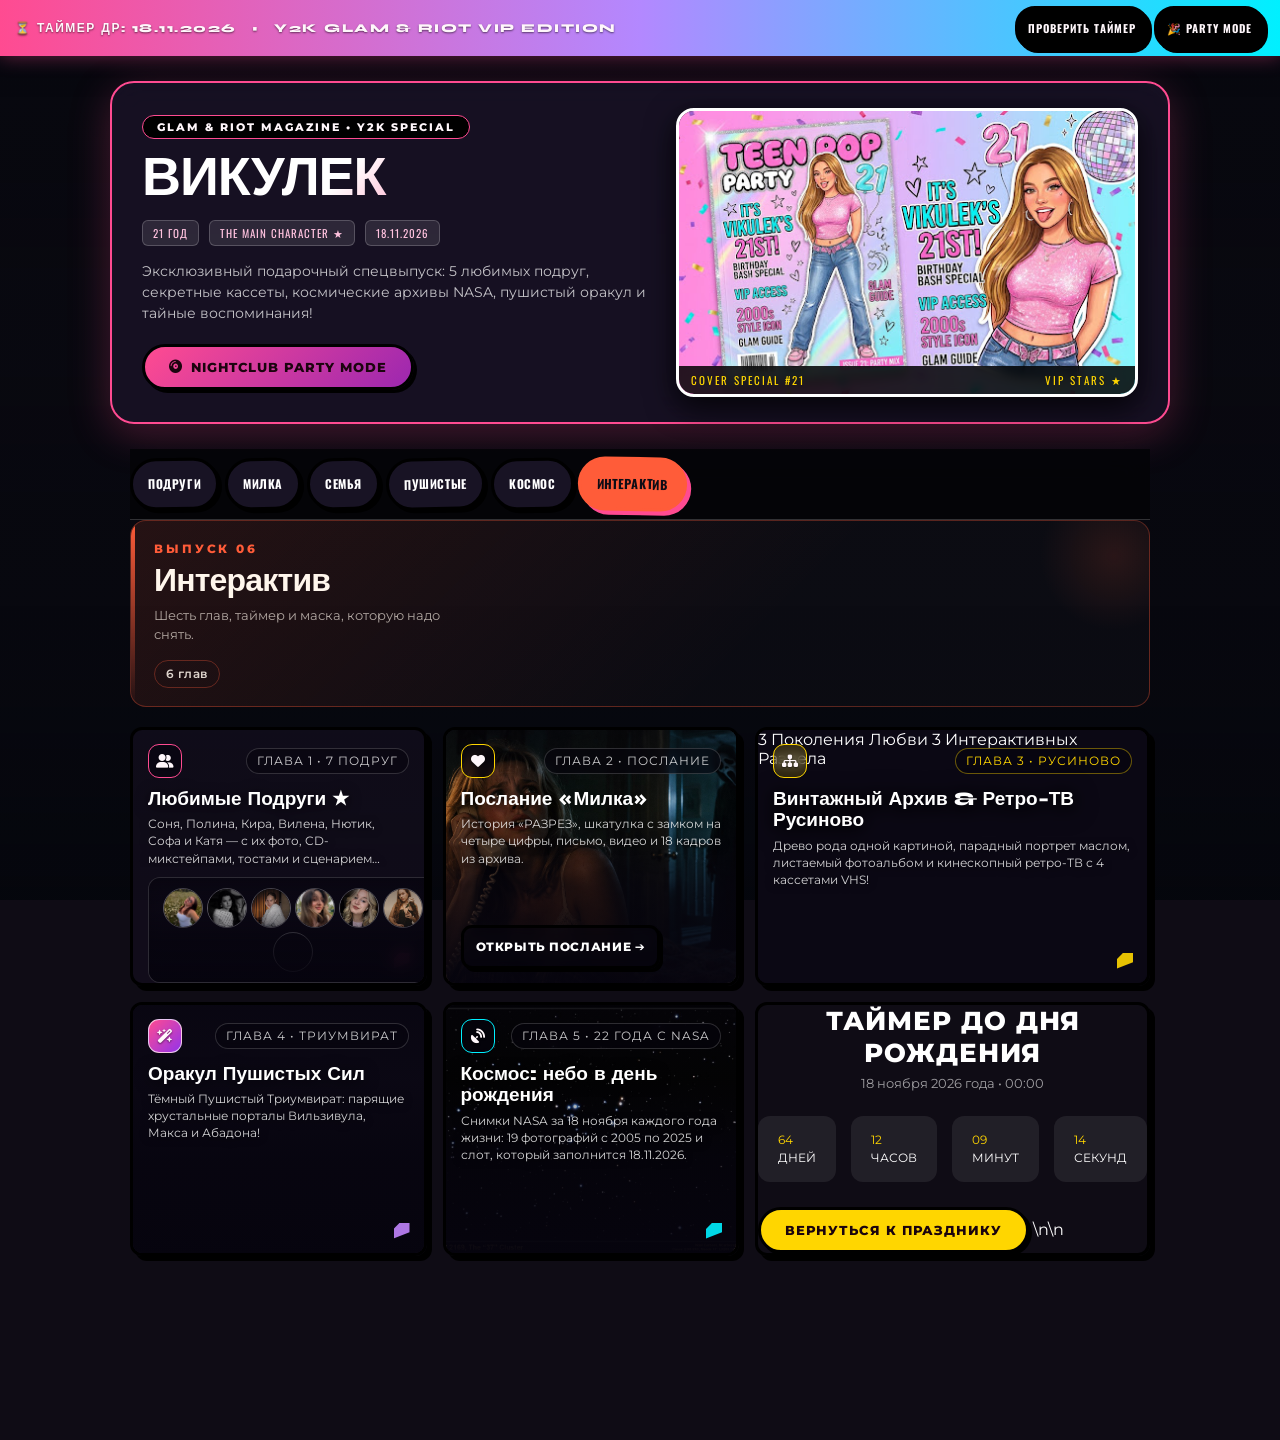
<file: index.html>
<!DOCTYPE html>
<html lang="ru">
<head>
<meta charset="utf-8">
<meta name="viewport" content="width=device-width, initial-scale=1">
<title>Викулек №21</title>
<link rel="icon" type="image/svg+xml" href="assets/favicon.svg">
<meta http-equiv="refresh" content="0; url=y2k_party_magazine_1/code.html">
<style>
  :root { color-scheme: dark; }
  html, body { margin: 0; height: 100%; background: #100A1C; }
  body { display: grid; place-items: center; color: #cdbde8;
         font-family: 'Trebuchet MS', Verdana, sans-serif; }
  a { color: #FFD600; }
</style>
</head>
<body>
<p>Открываем выпуск… <a href="y2k_party_magazine_1/code.html">продолжить</a></p>
<script>location.replace('y2k_party_magazine_1/code.html');</script>
</body>
</html>
</file>
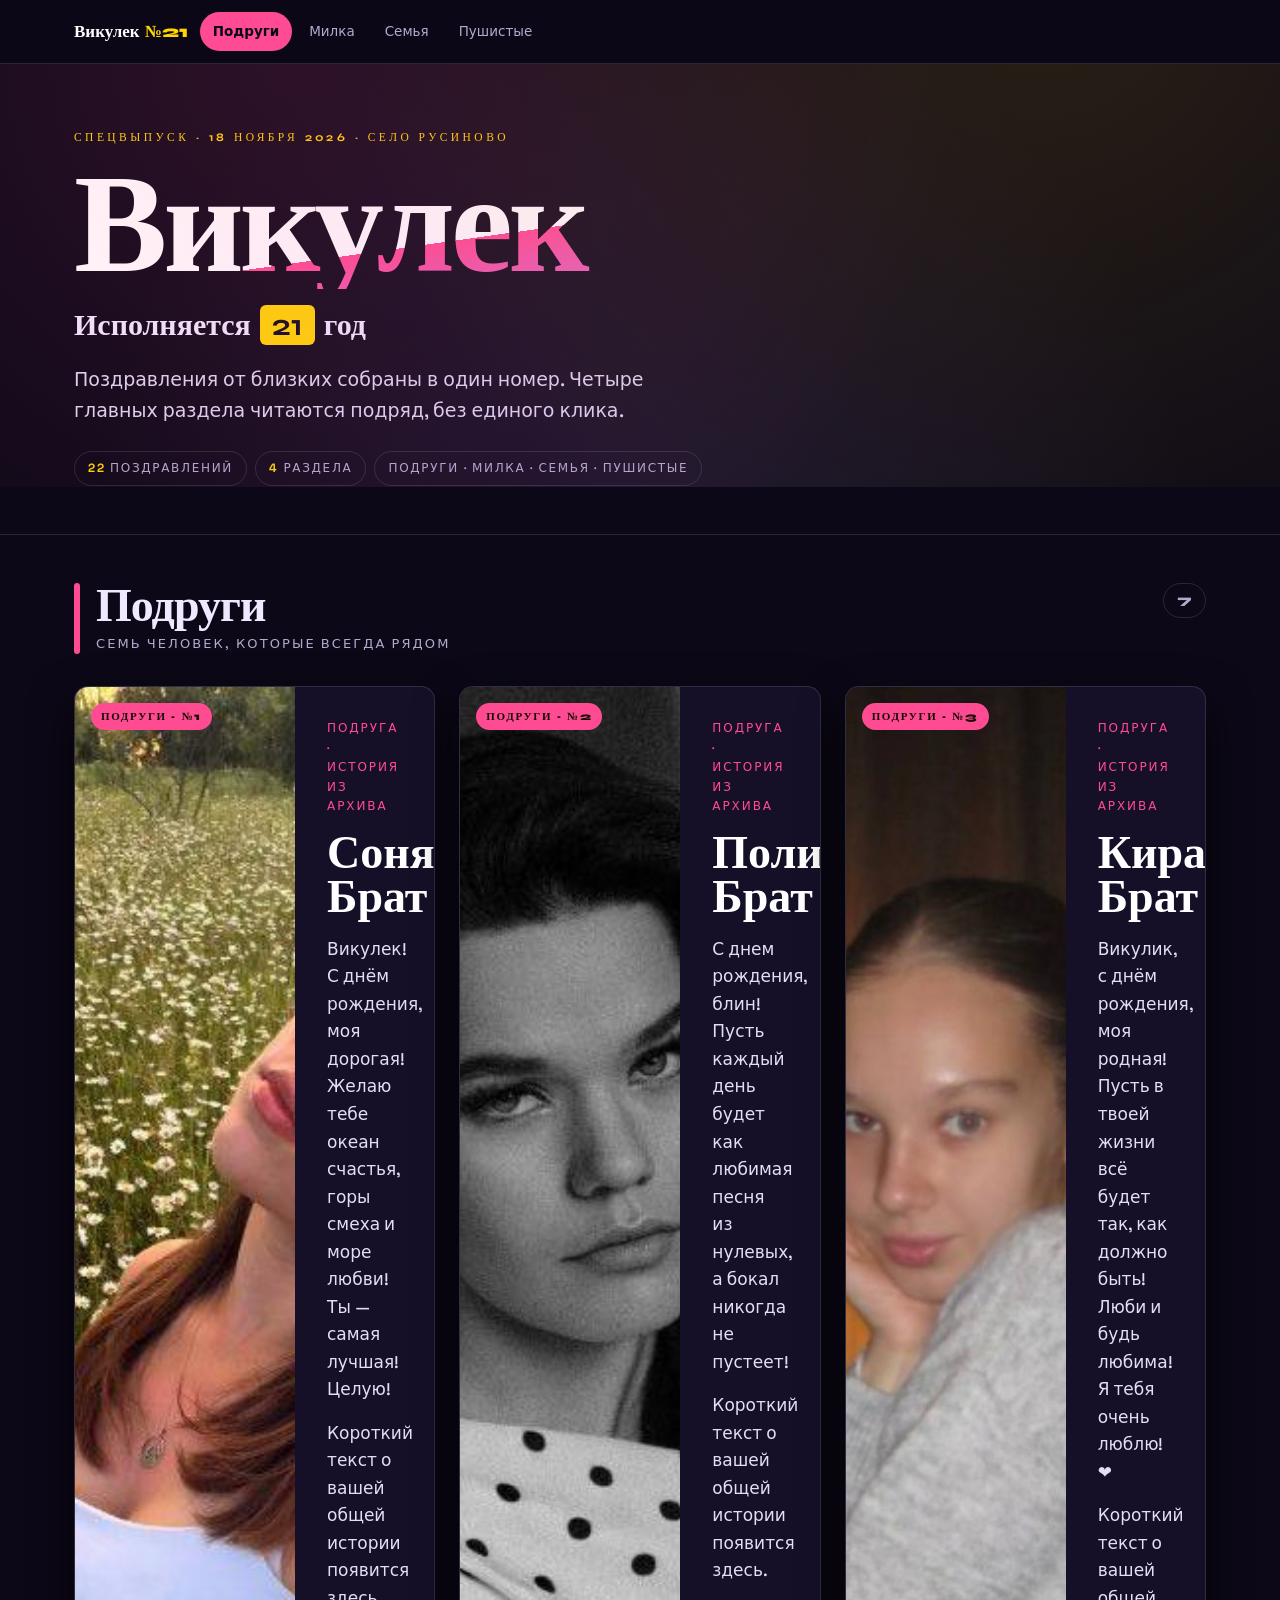
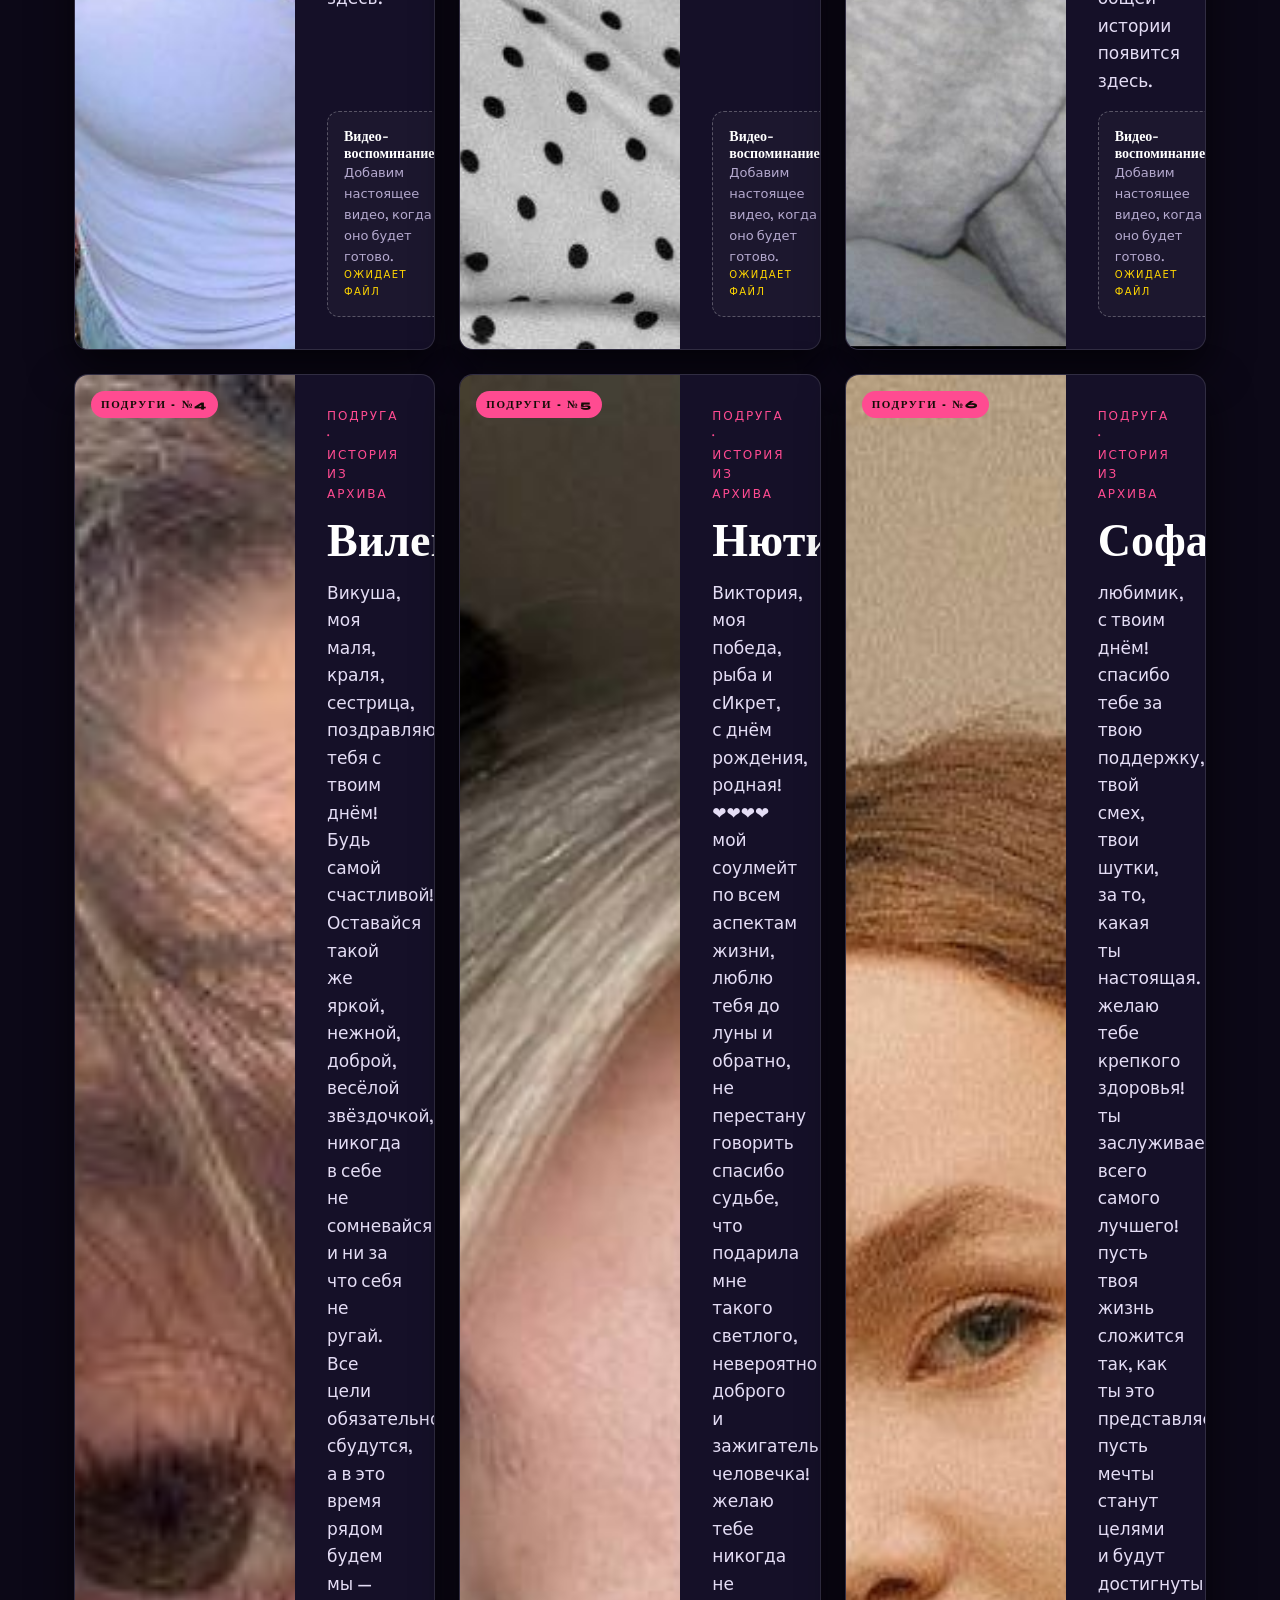
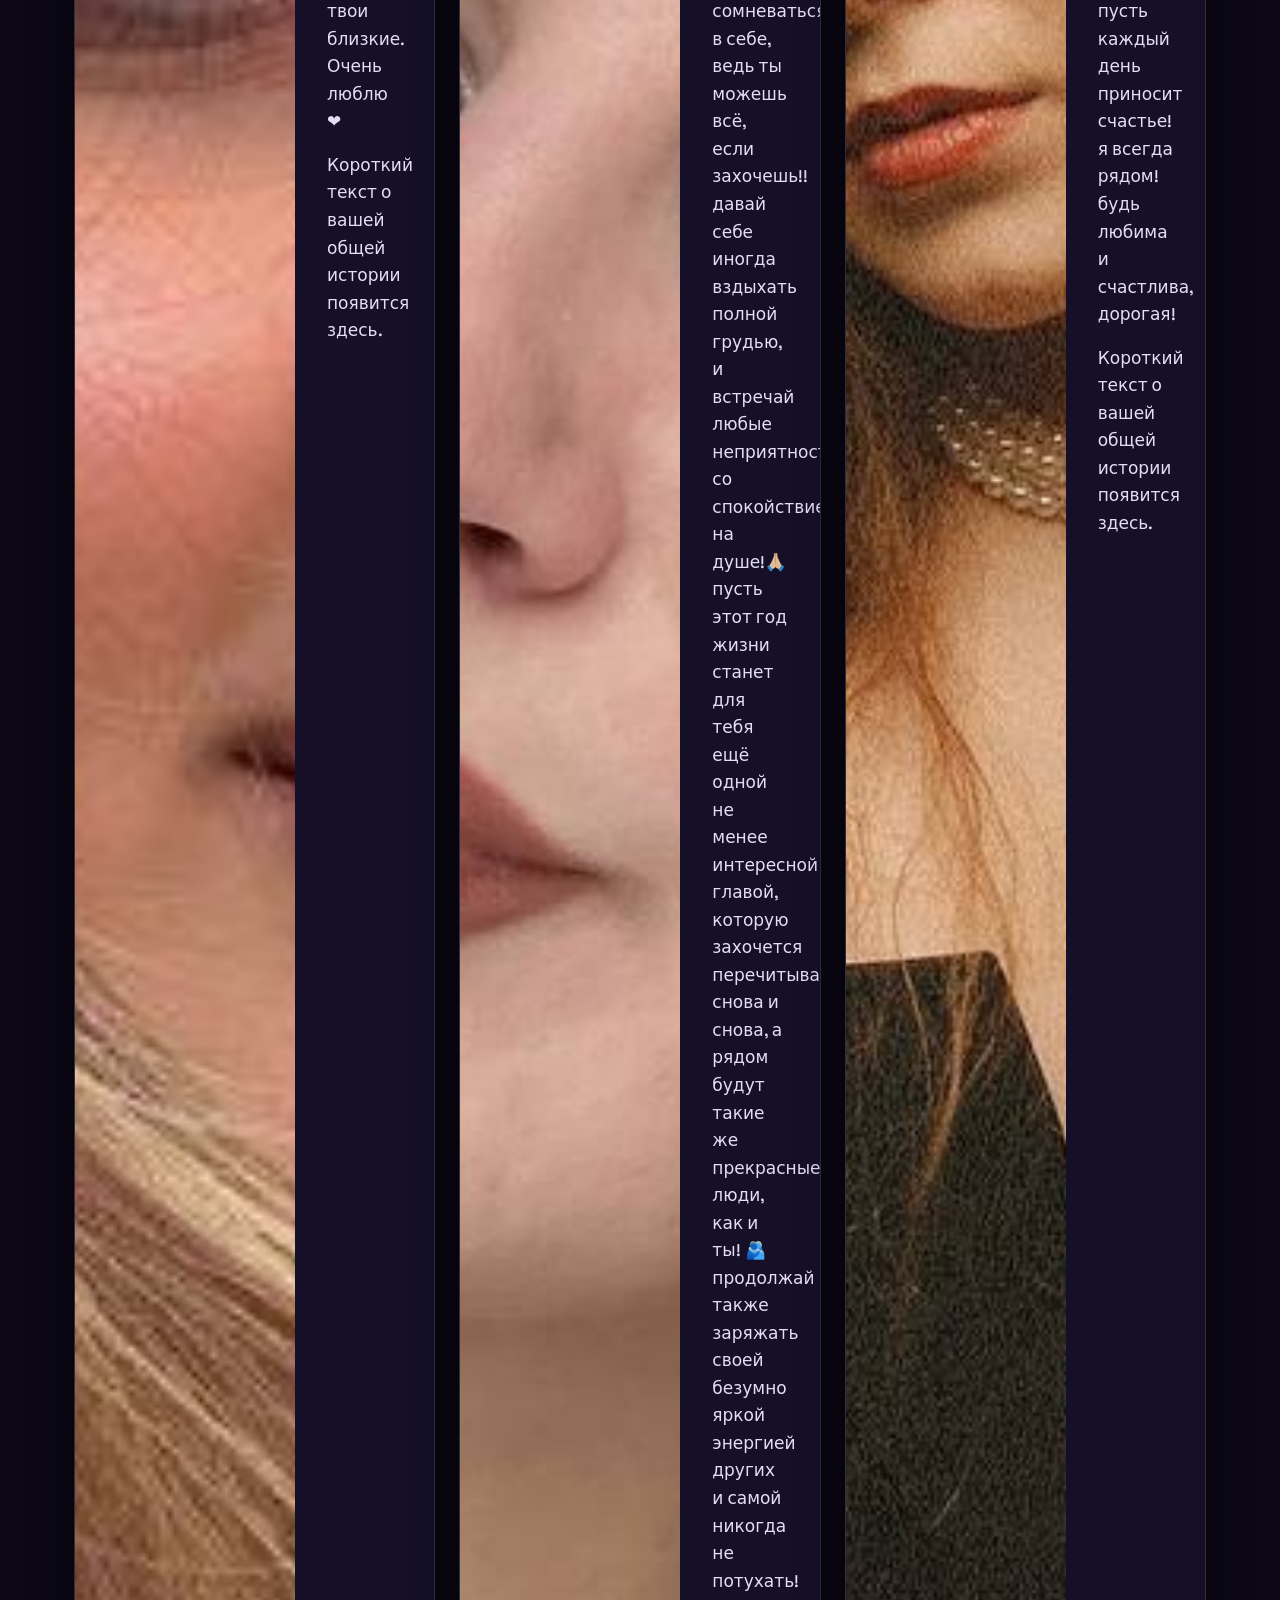
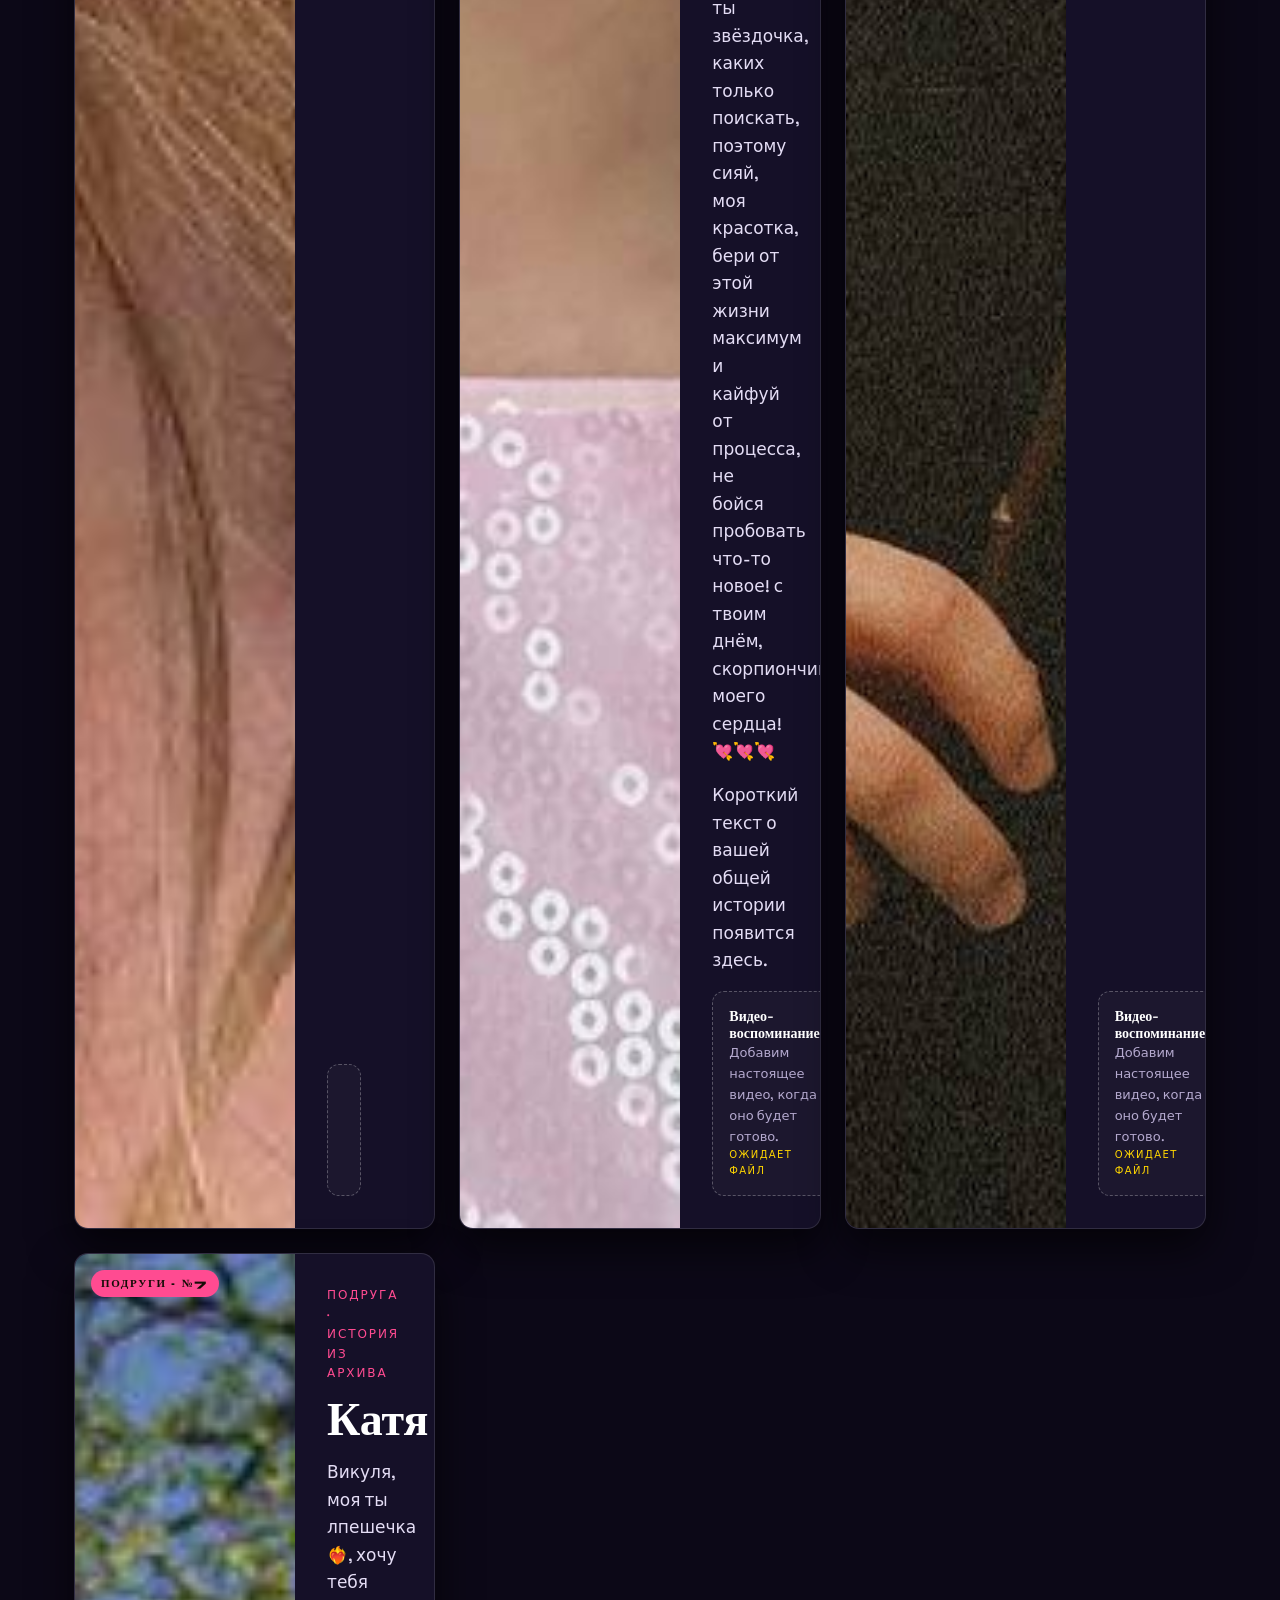
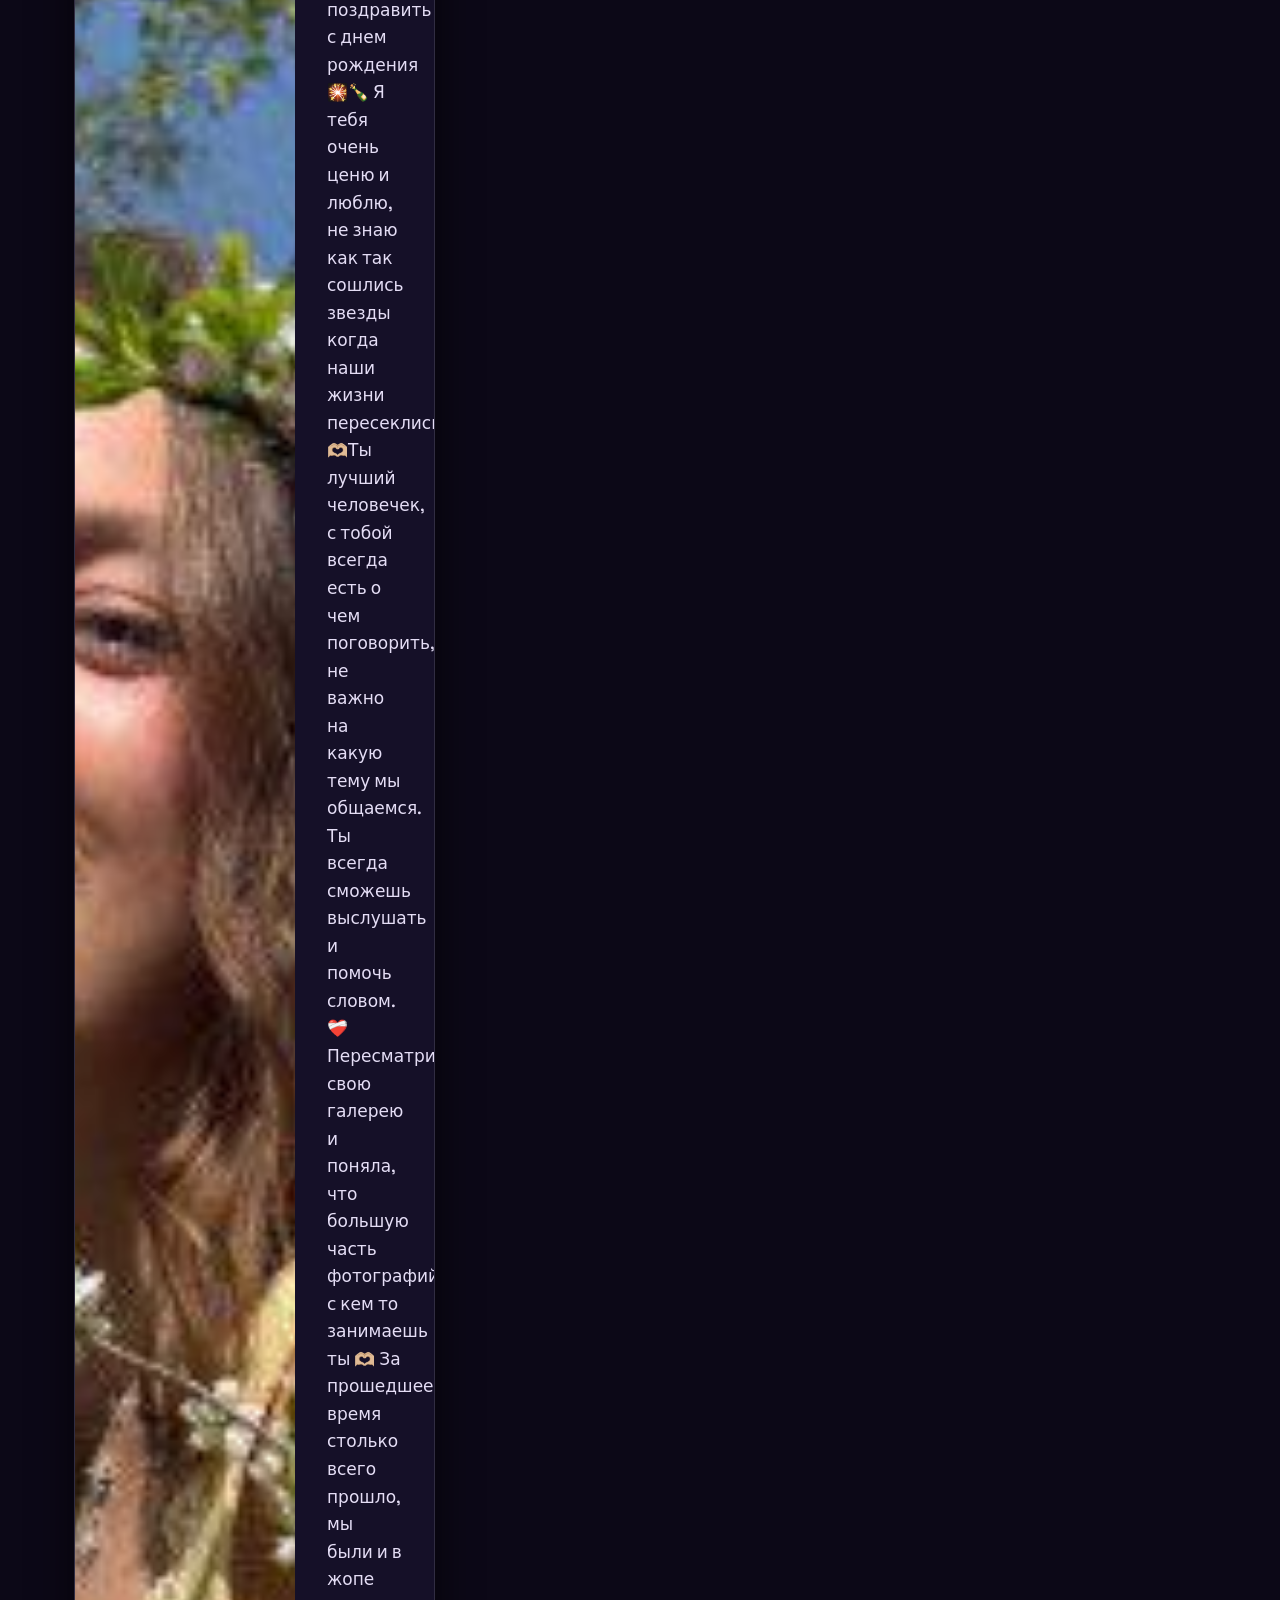
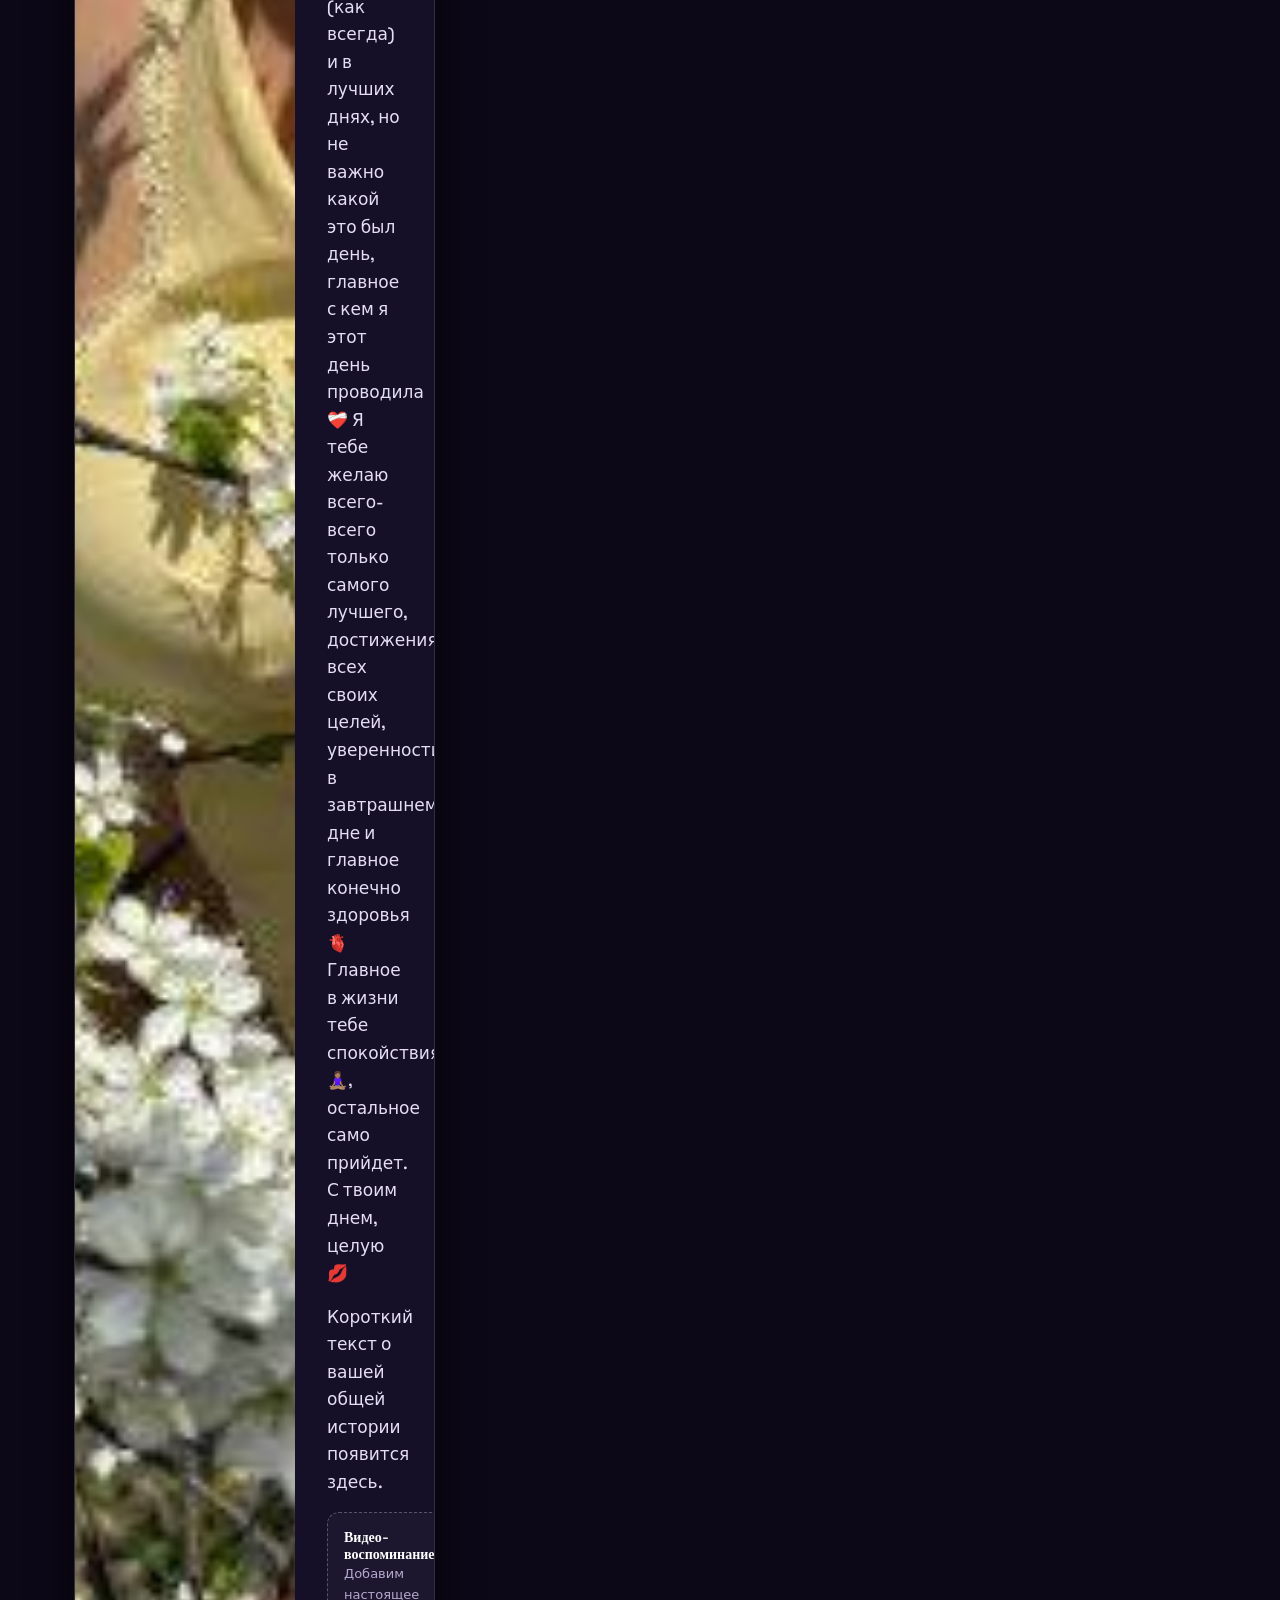
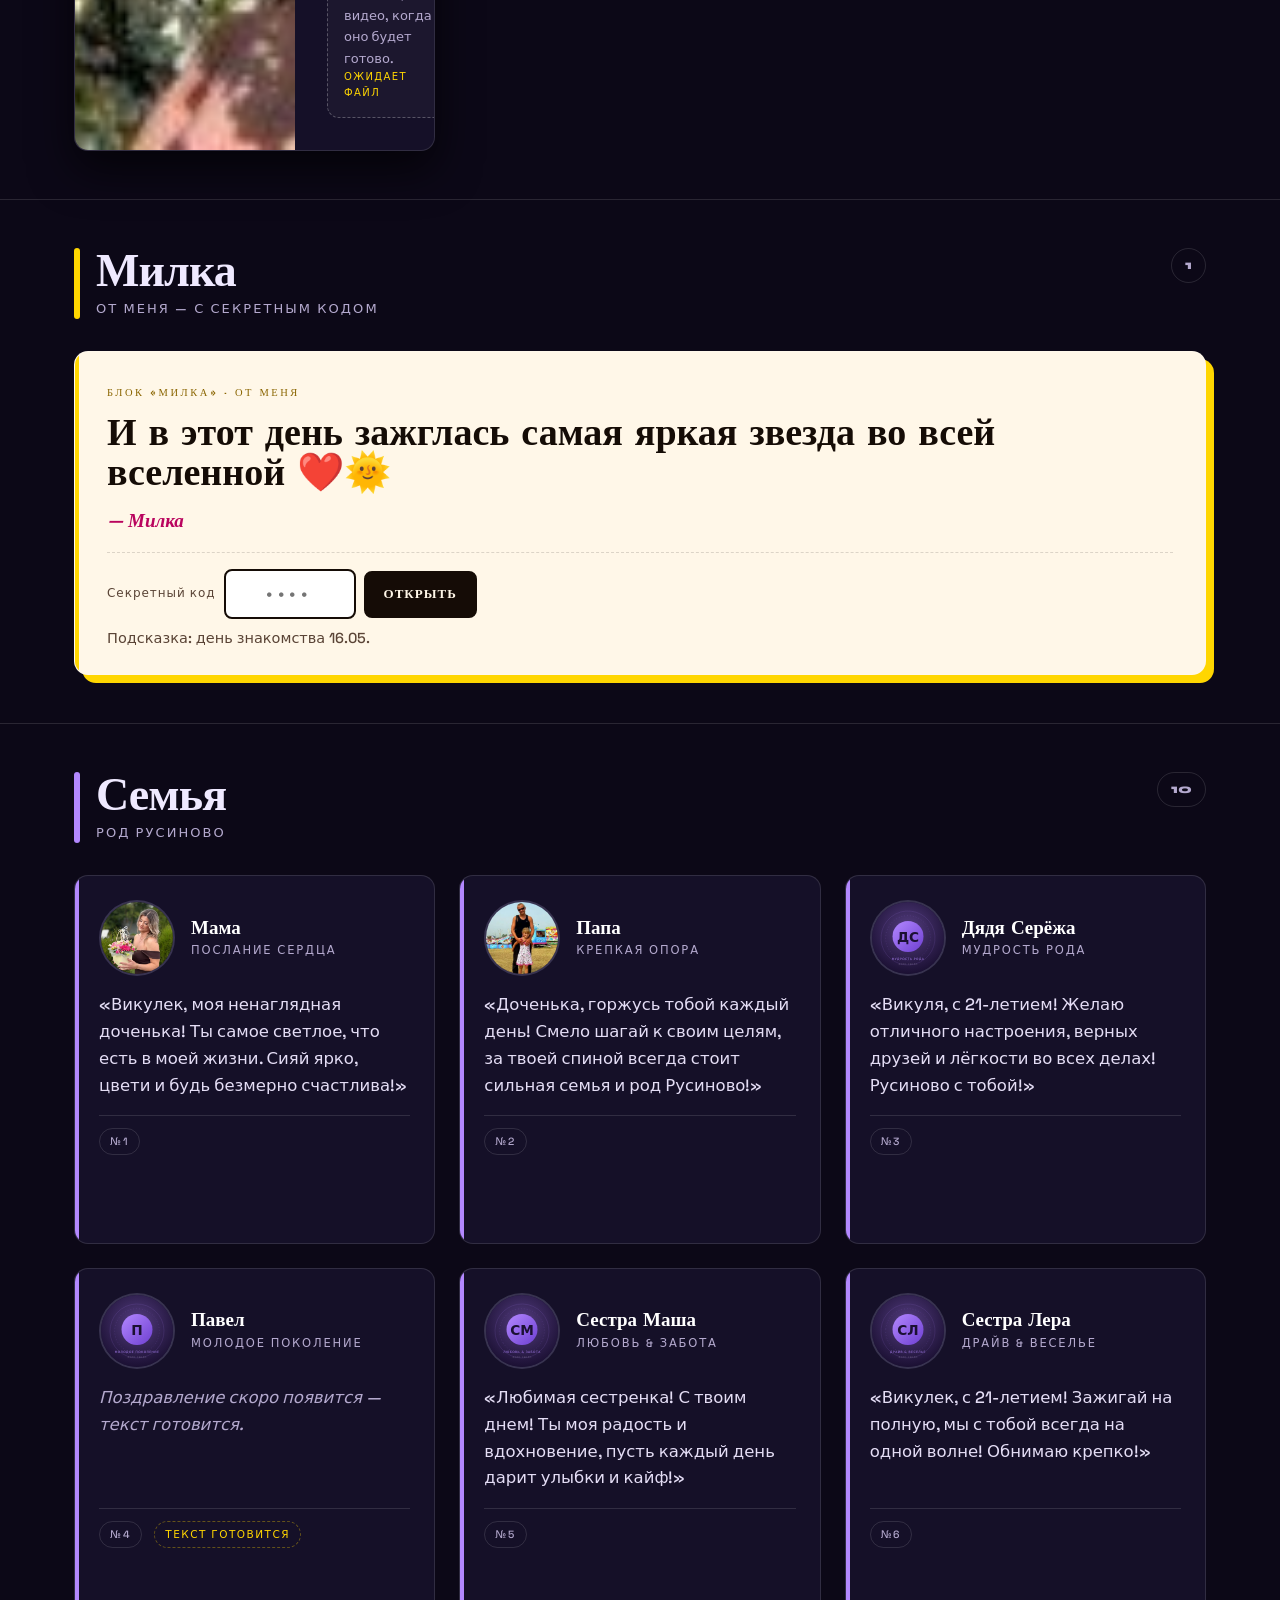
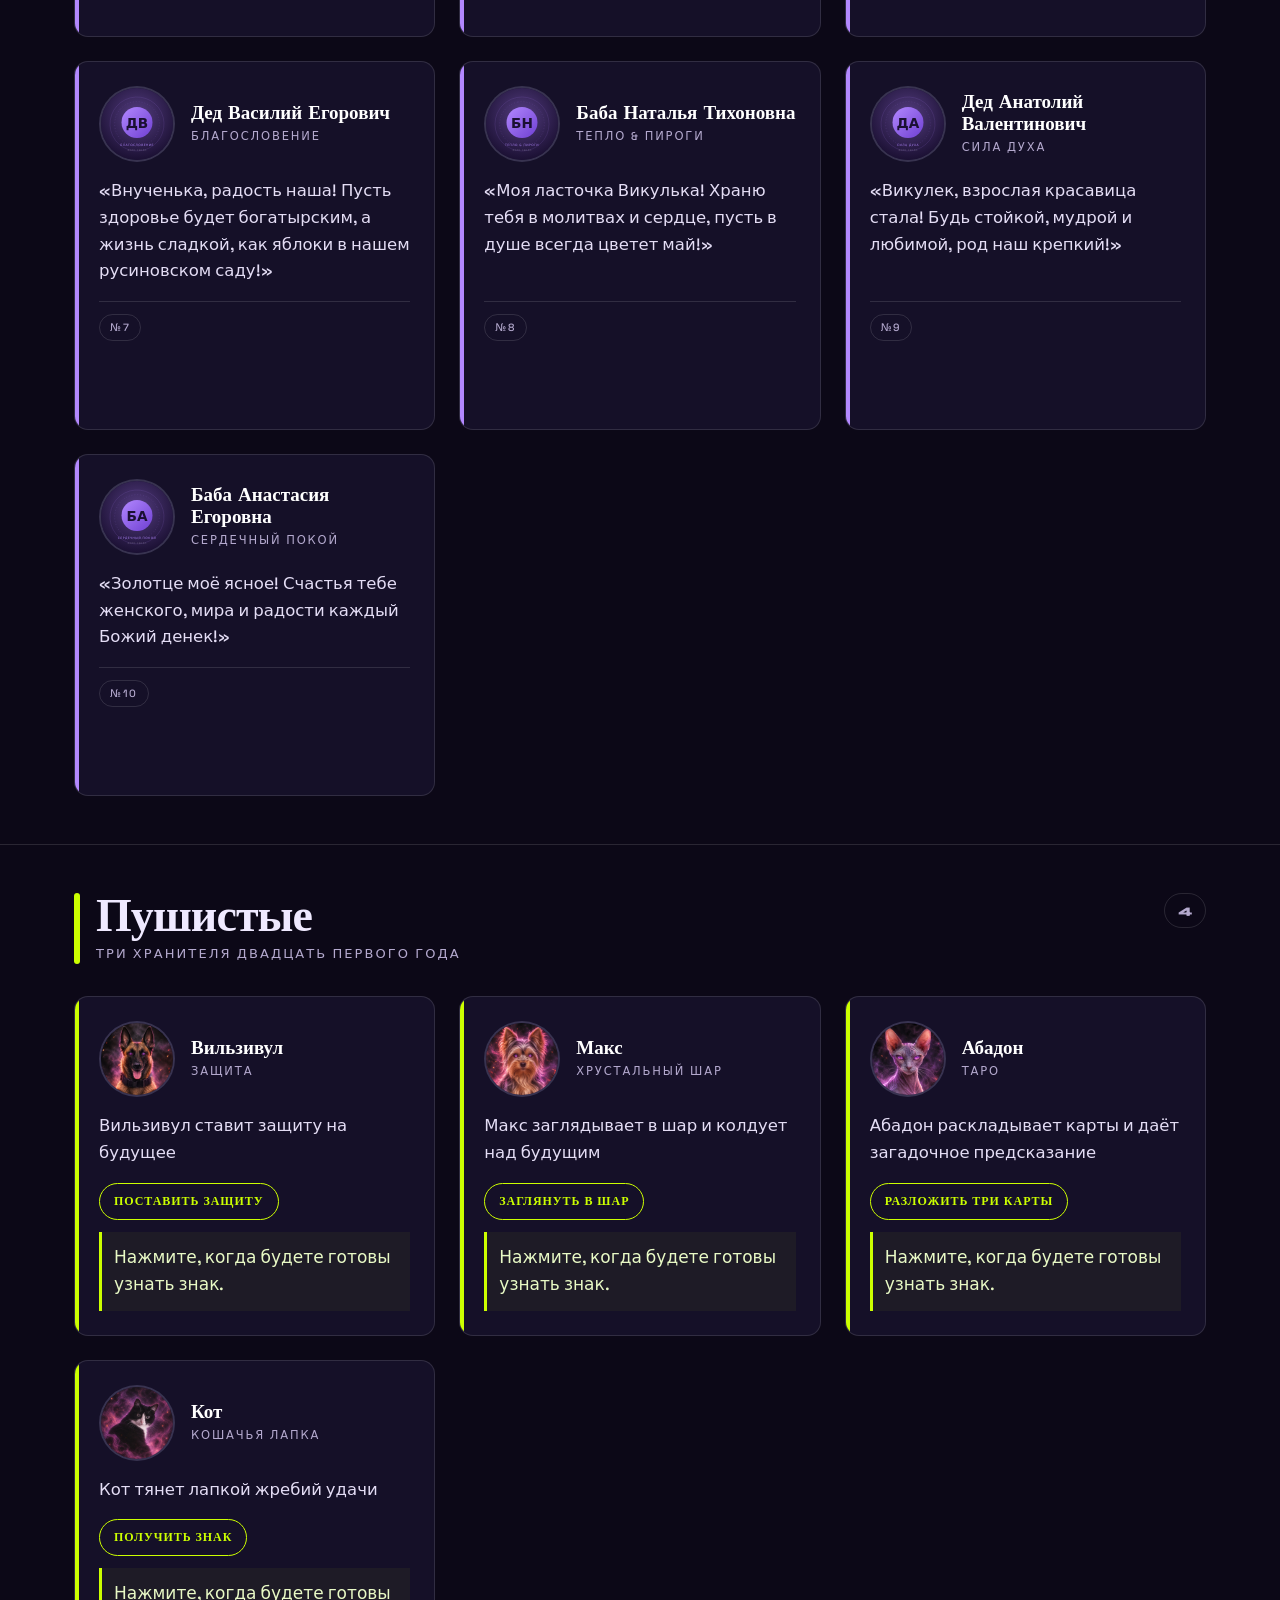
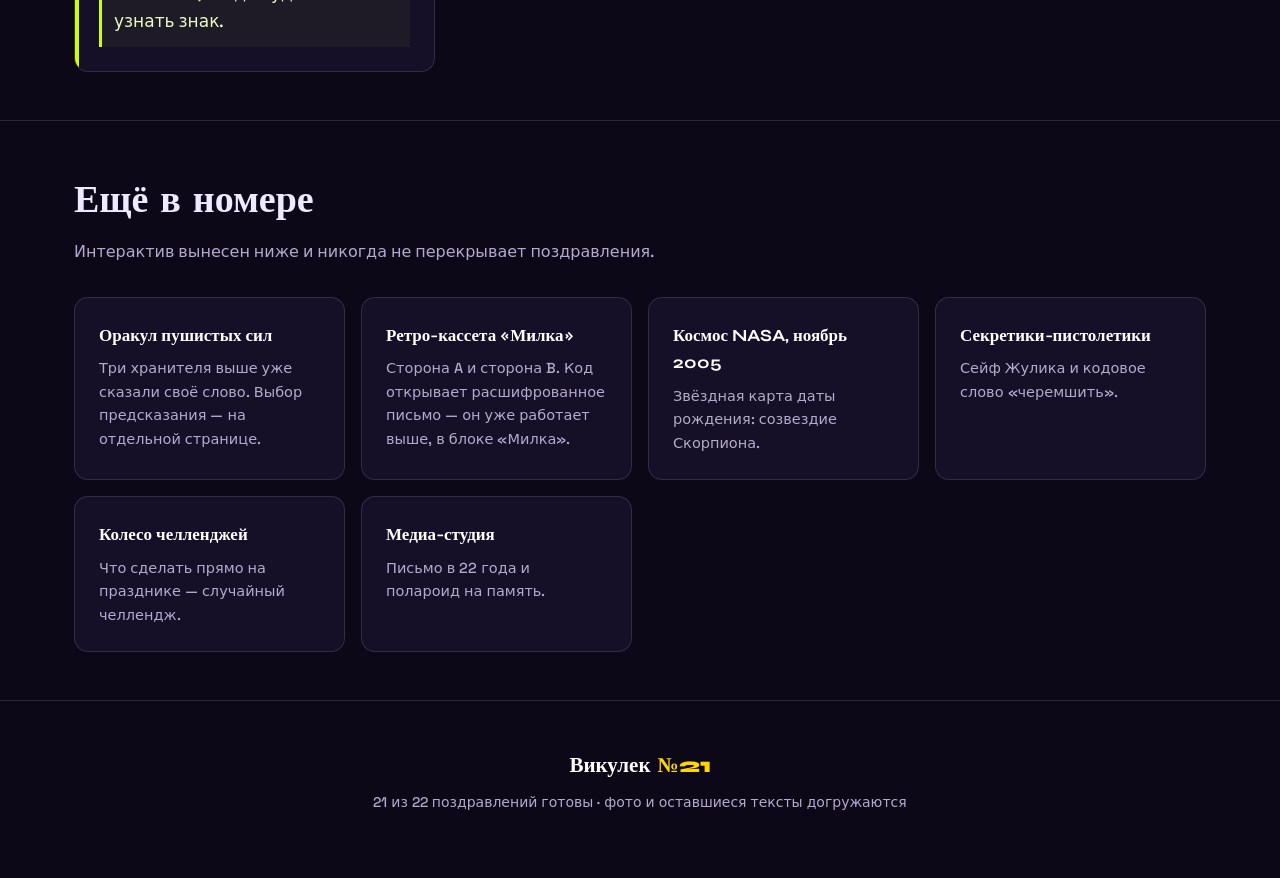
<file: greetings/index.html>
<!DOCTYPE html>
<html lang="ru">
<head>
<meta charset="utf-8">
<meta name="viewport" content="width=device-width, initial-scale=1">
<title>Викулек — 21 · поздравления</title>
<link rel="icon" type="image/svg+xml" href="assets/favicon.svg">
<meta name="theme-color" content="#0C0817">
<style>
/* ==========================================================================
   ЕДИНЫЙ СТИЛЬ. Один компонент карточки на все 20 поздравлений; блоки
   отличаются ТОЛЬКО акцентным цветом. Ни одного цвета вне токенов.
   ========================================================================== */
:root{
  --bg:#0C0817; --surface:#151028; --surface-2:#1D1738; --line:#ffffff1f;
  --text:#EFE9FF; --text-dim:#B4A9CE; --ink:#150C06;
  --paper:#FFF7E8;

  --accent-friends:#FF4B91; --accent-me:#FFD600;
  --accent-family:#B388FF; --accent-pets:#CCFF00;

  --font-display:'Syne',Georgia,serif;
  --font-body:'Space Grotesk',system-ui,-apple-system,Segoe UI,Roboto,sans-serif;

  --s1:4px; --s2:8px; --s3:12px; --s4:16px; --s5:24px; --s6:32px; --s7:48px; --s8:64px;
  --radius:14px; --shadow:0 18px 44px #000000aa;
  --dur:.22s; --ease:cubic-bezier(.42,.05,.25,1);
  --maxw:1180px;
}
*{box-sizing:border-box}
html{scroll-behavior:smooth;scroll-padding-top:76px}
body{
  margin:0;background:var(--bg);color:var(--text);
  font-family:var(--font-body);font-size:17px;line-height:1.62;
  -webkit-font-smoothing:antialiased
}
img{display:block;max-width:100%;height:auto}
.wrap{max-width:var(--maxw);margin:0 auto;padding:0 var(--s5)}
.sr{position:absolute;width:1px;height:1px;padding:0;margin:-1px;overflow:hidden;
    clip:rect(0,0,0,0);white-space:nowrap;border:0}

/* ---------- navigation ---------- */
.progress{position:fixed;top:0;left:0;height:3px;width:0;z-index:60;
  background:linear-gradient(90deg,var(--accent-friends),var(--accent-me))}
.topnav{position:sticky;top:0;z-index:50;height:64px;background:#0C0817EE;
  backdrop-filter:blur(10px);border-bottom:1px solid var(--line)}
.topnav .in{max-width:var(--maxw);margin:0 auto;padding:0 var(--s5);height:100%;
  display:flex;align-items:center;gap:var(--s3)}
.topnav .mark{font-family:var(--font-display);font-weight:800;font-size:17px;color:#fff;
  white-space:nowrap}
.topnav .mark i{font-style:normal;color:var(--accent-me)}
.topnav ul{display:flex;gap:var(--s1);list-style:none;margin:0;padding:0;overflow-x:auto;
  scrollbar-width:none;flex:1}
.topnav ul::-webkit-scrollbar{display:none}
.topnav a{display:block;white-space:nowrap;text-decoration:none;color:var(--text-dim);
  font-size:13.5px;padding:9px 13px;border-radius:999px;transition:var(--dur)}
.topnav a:hover{color:#fff;background:#ffffff12}
.topnav a:focus-visible{outline:3px solid var(--accent-me);outline-offset:2px}
/* each nav item tints with its own block accent when active */
.topnav a.on{color:var(--bg);font-weight:700}
.topnav a.on[data-b="friends"]{background:var(--accent-friends)}
.topnav a.on[data-b="me"]{background:var(--accent-me)}
.topnav a.on[data-b="family"]{background:var(--accent-family)}
.topnav a.on[data-b="pets"]{background:var(--accent-pets)}

/* ---------- hero ---------- */
.hero{padding:var(--s8) 0 var(--s7);position:relative;overflow:hidden;
  border-bottom:1px solid var(--line)}
.hero::before{content:"";position:absolute;inset:-40% -10% auto -10%;height:130%;
  pointer-events:none;
  background:radial-gradient(circle at 28% 30%,#FF4B9124,transparent 55%),
             radial-gradient(circle at 76% 16%,#FFD6001F,transparent 55%),
             radial-gradient(circle at 50% 105%,#B388FF1C,transparent 55%)}
.hero .kick{font-family:var(--font-display);font-size:11.5px;letter-spacing:.3em;
  text-transform:uppercase;color:var(--accent-me);margin:0 0 var(--s4)}
.hero h1{font-family:var(--font-display);font-weight:800;letter-spacing:-.03em;line-height:.9;
  font-size:clamp(46px,11vw,140px);margin:0 0 var(--s3);
  background:linear-gradient(172deg,#fff 0%,#fff 46%,var(--accent-friends) 46%,var(--accent-family) 100%);
  -webkit-background-clip:text;background-clip:text;color:transparent}
.hero .age{font-family:var(--font-display);font-weight:800;font-size:clamp(20px,3vw,30px);
  color:var(--text);margin:0 0 var(--s4)}
.hero .age b{color:var(--bg);background:var(--accent-me);padding:2px 12px;border-radius:6px}
.hero .sub{font-size:19px;color:#DDD5F0;max-width:52ch;margin:0 0 var(--s5)}
.hero .meta{display:flex;flex-wrap:wrap;gap:var(--s2)}
.hero .meta span{font-size:12px;letter-spacing:.14em;text-transform:uppercase;
  color:var(--text-dim);border:1px solid var(--line);padding:7px 13px;border-radius:999px}
.hero .meta b{color:var(--accent-me)}

/* ---------- greeting block ---------- */
.block{padding:var(--s7) 0;border-bottom:1px solid var(--line)}
.block > .wrap > .head{display:flex;align-items:flex-start;gap:var(--s4);
  margin-bottom:var(--s6);flex-wrap:wrap}
.block .bar{width:6px;align-self:stretch;border-radius:3px;min-height:52px;flex:none}
.block[data-b="friends"] .bar{background:var(--accent-friends)}
.block[data-b="me"] .bar{background:var(--accent-me)}
.block[data-b="family"] .bar{background:var(--accent-family)}
.block[data-b="pets"] .bar{background:var(--accent-pets)}
.block h2{font-family:var(--font-display);font-weight:800;letter-spacing:-.02em;
  font-size:clamp(27px,4.4vw,46px);margin:0 0 var(--s1);line-height:1}
.block .note{color:var(--text-dim);font-size:13px;letter-spacing:.16em;
  text-transform:uppercase;margin:0}
.block .count{margin-left:auto;font-family:var(--font-display);font-weight:800;
  font-size:13px;color:var(--text-dim);border:1px solid var(--line);
  padding:6px 13px;border-radius:999px;white-space:nowrap}

/* ---------- THE card component (all 20 identical) ---------- */
.cards{display:grid;gap:var(--s5);
  grid-template-columns:repeat(auto-fill,minmax(320px,1fr))}
.card{position:relative;background:var(--surface);border:1px solid var(--line);
  border-radius:var(--radius);padding:var(--s5);display:flex;flex-direction:column;
  overflow:hidden;transition:transform var(--dur) var(--ease),border-color var(--dur)}
.card::before{content:"";position:absolute;left:0;top:0;bottom:0;width:4px}
.block[data-b="friends"] .card::before{background:var(--accent-friends)}
.block[data-b="me"] .card::before{background:var(--accent-me)}
.block[data-b="family"] .card::before{background:var(--accent-family)}
.block[data-b="pets"] .card::before{background:var(--accent-pets)}
.card:hover{transform:translateY(-4px);border-color:#ffffff3d}
.card .who{display:flex;align-items:center;gap:var(--s4);margin-bottom:var(--s4)}
.card .ava{width:76px;height:76px;flex:none;border-radius:50%;overflow:hidden;
  background:var(--surface-2);border:2px solid #ffffff1f}
.card .ava img{width:100%;height:100%;object-fit:cover}
.card .nm{font-family:var(--font-display);font-weight:800;font-size:19px;line-height:1.15;
  margin:0 0 3px;color:#fff}
.card .rl{font-size:11.5px;letter-spacing:.16em;text-transform:uppercase;
  color:var(--text-dim);margin:0}
.card .tx{margin:0;font-size:16.5px;color:#E4DDF5;flex:1}
.card .tx.pending{color:var(--text-dim);font-style:italic}
.card .foot{display:flex;align-items:center;gap:var(--s3);margin-top:var(--s4);
  padding-top:var(--s3);border-top:1px solid var(--line)}
.card .tag{font-size:10.5px;letter-spacing:.16em;text-transform:uppercase;
  color:var(--text-dim);border:1px solid var(--line);padding:4px 10px;border-radius:999px}
.card .soon{font-size:10.5px;letter-spacing:.14em;text-transform:uppercase;
  color:var(--accent-me);border:1px dashed #FFD60055;padding:4px 10px;border-radius:999px}

/* ---------- журнал подруг: один разворот на человека ---------- */
.friend-zine{display:grid;gap:var(--s6)}
.friend-spread{display:grid;grid-template-columns:minmax(220px,.8fr) minmax(0,1.2fr);
  background:var(--surface);border:1px solid var(--line);border-radius:var(--radius);
  overflow:hidden;box-shadow:var(--shadow)}
.friend-cover{position:relative;min-height:430px;background:var(--surface-2)}
.friend-cover img{width:100%;height:100%;object-fit:cover}
.friend-cover .issue{position:absolute;top:16px;left:16px;background:var(--accent-friends);
  color:var(--ink);font:800 11px var(--font-display);letter-spacing:.15em;
  text-transform:uppercase;padding:7px 10px;border-radius:999px}
.friend-copy{padding:var(--s6);display:flex;flex-direction:column;gap:var(--s4)}
.friend-copy h3{font:800 clamp(26px,4vw,46px)/.95 var(--font-display);margin:0;color:#fff}
.friend-deck{margin:0;color:var(--accent-friends);font-size:12px;letter-spacing:.16em;text-transform:uppercase}
.friend-text{margin:0;color:#E4DDF5;font-size:17px}
.friend-media{display:grid;grid-template-columns:1fr 1fr;gap:var(--s3);margin-top:auto}
.media-slot{min-height:132px;border:1px dashed #ffffff44;border-radius:12px;padding:var(--s4);
  display:flex;flex-direction:column;justify-content:space-between;background:#ffffff08}
.media-slot strong{font:700 14px var(--font-display);color:#fff}
.media-slot span{font-size:13px;color:var(--text-dim)}
.media-slot.awaiting::after{content:'Ожидает файл';font-size:10px;letter-spacing:.14em;
  text-transform:uppercase;color:var(--accent-me)}
.media-slot video{width:100%;border-radius:8px;background:#000}

/* ---------- пушистые оракулы ---------- */
.oracle-actions{display:flex;gap:var(--s2);flex-wrap:wrap;margin-top:var(--s4)}
.oracle-btn{font:700 12px var(--font-display);letter-spacing:.08em;text-transform:uppercase;
  border:1px solid var(--accent-pets);color:var(--accent-pets);background:transparent;
  border-radius:999px;padding:10px 14px;cursor:pointer}
.oracle-btn:hover{background:var(--accent-pets);color:var(--ink)}
.oracle-result{margin-top:var(--s3);padding:var(--s3);border-left:3px solid var(--accent-pets);
  color:#E8F9C5;background:#CCFF000C;min-height:54px}
.tarot-card{display:inline-block;margin-right:6px;padding:5px 8px;border:1px solid #ffffff42;
  border-radius:6px;color:#fff;font-size:12px}

/* Милка gets a wider slot: it is the centre of the page */
.block[data-b="me"] .cards{grid-template-columns:1fr}
@media (min-width:820px){ .block[data-b="me"] .cards{grid-template-columns:1fr 1fr} }

/* ---------- the "Милка" spread (the one special case) ---------- */
.spread{grid-column:1/-1;background:var(--paper);color:var(--ink);
  border-radius:var(--radius);padding:var(--s6) var(--s6) var(--s5);
  box-shadow:8px 8px 0 var(--accent-me);position:relative}
.spread .kicker{font-family:var(--font-display);font-size:10.5px;letter-spacing:.24em;
  text-transform:uppercase;color:#8A6500;margin:0 0 var(--s3)}
.spread h3{font-family:var(--font-display);font-weight:800;font-size:clamp(24px,3.6vw,38px);
  line-height:1.06;margin:0 0 var(--s3);color:var(--ink)}
.spread .letter{font-size:clamp(18px,2.2vw,23px);line-height:1.5;margin:0 0 var(--s4);
  color:#2A1B0C}
.spread .sign{font-family:var(--font-display);font-style:italic;font-weight:700;
  font-size:19px;color:#B9045E;margin:0}
.pin{display:flex;gap:var(--s2);flex-wrap:wrap;align-items:center;margin-top:var(--s4);
  padding-top:var(--s4);border-top:1px dashed #1A0F0826}
.pin label{font-size:12px;letter-spacing:.08em;color:#5A4436}
.pin input{font:inherit;font-size:17px;letter-spacing:.34em;text-align:center;width:132px;
  padding:9px 10px;border:2px solid var(--ink);background:#fff;color:var(--ink);
  border-radius:8px}
.pin input:focus-visible{outline:3px solid var(--accent-me);outline-offset:2px}
.pin button{font:inherit;font-family:var(--font-display);font-weight:700;font-size:13px;
  letter-spacing:.08em;text-transform:uppercase;cursor:pointer;padding:11px 18px;
  border-radius:8px;border:2px solid var(--ink);background:var(--ink);color:var(--paper);
  transition:var(--dur)}
.pin button:hover{background:#B9045E;border-color:#B9045E}
.pin button:focus-visible{outline:3px solid var(--accent-me);outline-offset:2px}
.pin .msg{font-size:14.5px;color:#5A4436;flex:1 1 100%}
.pin .msg.ok{color:#0B6B2E;font-weight:700}
.pin .msg.bad{color:#B9045E;font-weight:700}
.hidden{display:none}

/* ---------- extras ---------- */
.extras{padding:var(--s7) 0}
.extras h2{font-family:var(--font-display);font-weight:800;font-size:clamp(25px,3.8vw,38px);
  margin:0 0 var(--s2)}
.extras .note{color:var(--text-dim);margin:0 0 var(--s6);font-size:16px;max-width:60ch}
.grid3{display:grid;gap:var(--s4);grid-template-columns:repeat(auto-fill,minmax(250px,1fr))}
.tile{background:var(--surface);border:1px solid var(--line);border-radius:var(--radius);
  padding:var(--s5)}
.tile h4{font-family:var(--font-display);font-size:17px;margin:0 0 var(--s2);color:#fff}
.tile p{margin:0;color:var(--text-dim);font-size:14.5px}

/* ---------- footer ---------- */
.foot{padding:var(--s7) 0 var(--s8);text-align:center;border-top:1px solid var(--line)}
.foot .mark{font-family:var(--font-display);font-weight:800;font-size:21px;color:#fff}
.foot .mark i{font-style:normal;color:var(--accent-me)}
.foot p{color:var(--text-dim);font-size:14px;margin:var(--s2) 0 0}

@media (max-width:640px){
  .friend-spread{grid-template-columns:1fr}
  .friend-cover{min-height:320px}
  .friend-media{grid-template-columns:1fr}
  .card .ava{width:60px;height:60px}
  .block .count{margin-left:0}
  .spread{padding:var(--s5)}
}
@media (prefers-reduced-motion:reduce){*{transition:none!important}html{scroll-behavior:auto}}
</style>
<style id="local-fonts-css">
/* локальные копии Google Fonts — без внешних запросов */
/* cyrillic */
@font-face {
  font-family: 'Caveat';
  font-style: normal;
  font-weight: 600;
  font-display: swap;
  src: url(../assets/fonts/caveat-600-cyrillic.woff2) format('woff2');
  unicode-range: U+0301, U+0400-045F, U+0490-0491, U+04B0-04B1, U+2116;
}
/* latin */
@font-face {
  font-family: 'Caveat';
  font-style: normal;
  font-weight: 600;
  font-display: swap;
  src: url(../assets/fonts/caveat-600-latin.woff2) format('woff2');
  unicode-range: U+0000-00FF, U+0131, U+0152-0153, U+02BB-02BC, U+02C6, U+02DA, U+02DC, U+0304, U+0308, U+0329, U+2000-206F, U+20AC, U+2122, U+2191, U+2193, U+2212, U+2215, U+FEFF, U+FFFD;
}
/* cyrillic */
@font-face {
  font-family: 'Caveat';
  font-style: normal;
  font-weight: 700;
  font-display: swap;
  src: url(../assets/fonts/caveat-600-cyrillic.woff2) format('woff2');
  unicode-range: U+0301, U+0400-045F, U+0490-0491, U+04B0-04B1, U+2116;
}
/* latin */
@font-face {
  font-family: 'Caveat';
  font-style: normal;
  font-weight: 700;
  font-display: swap;
  src: url(../assets/fonts/caveat-600-latin.woff2) format('woff2');
  unicode-range: U+0000-00FF, U+0131, U+0152-0153, U+02BB-02BC, U+02C6, U+02DA, U+02DC, U+0304, U+0308, U+0329, U+2000-206F, U+20AC, U+2122, U+2191, U+2193, U+2212, U+2215, U+FEFF, U+FFFD;
}
/* cyrillic */
@font-face {
  font-family: 'Montserrat';
  font-style: italic;
  font-weight: 400;
  font-display: swap;
  src: url(../assets/fonts/montserrat-400-cyrillic.woff2) format('woff2');
  unicode-range: U+0301, U+0400-045F, U+0490-0491, U+04B0-04B1, U+2116;
}
/* latin */
@font-face {
  font-family: 'Montserrat';
  font-style: italic;
  font-weight: 400;
  font-display: swap;
  src: url(../assets/fonts/montserrat-400-latin.woff2) format('woff2');
  unicode-range: U+0000-00FF, U+0131, U+0152-0153, U+02BB-02BC, U+02C6, U+02DA, U+02DC, U+0304, U+0308, U+0329, U+2000-206F, U+20AC, U+2122, U+2191, U+2193, U+2212, U+2215, U+FEFF, U+FFFD;
}
/* cyrillic */
@font-face {
  font-family: 'Montserrat';
  font-style: normal;
  font-weight: 300;
  font-display: swap;
  src: url(../assets/fonts/montserrat-300-cyrillic.woff2) format('woff2');
  unicode-range: U+0301, U+0400-045F, U+0490-0491, U+04B0-04B1, U+2116;
}
/* latin */
@font-face {
  font-family: 'Montserrat';
  font-style: normal;
  font-weight: 300;
  font-display: swap;
  src: url(../assets/fonts/montserrat-300-latin.woff2) format('woff2');
  unicode-range: U+0000-00FF, U+0131, U+0152-0153, U+02BB-02BC, U+02C6, U+02DA, U+02DC, U+0304, U+0308, U+0329, U+2000-206F, U+20AC, U+2122, U+2191, U+2193, U+2212, U+2215, U+FEFF, U+FFFD;
}
/* cyrillic */
@font-face {
  font-family: 'Montserrat';
  font-style: normal;
  font-weight: 400;
  font-display: swap;
  src: url(../assets/fonts/montserrat-300-cyrillic.woff2) format('woff2');
  unicode-range: U+0301, U+0400-045F, U+0490-0491, U+04B0-04B1, U+2116;
}
/* latin */
@font-face {
  font-family: 'Montserrat';
  font-style: normal;
  font-weight: 400;
  font-display: swap;
  src: url(../assets/fonts/montserrat-300-latin.woff2) format('woff2');
  unicode-range: U+0000-00FF, U+0131, U+0152-0153, U+02BB-02BC, U+02C6, U+02DA, U+02DC, U+0304, U+0308, U+0329, U+2000-206F, U+20AC, U+2122, U+2191, U+2193, U+2212, U+2215, U+FEFF, U+FFFD;
}
/* cyrillic */
@font-face {
  font-family: 'Montserrat';
  font-style: normal;
  font-weight: 600;
  font-display: swap;
  src: url(../assets/fonts/montserrat-300-cyrillic.woff2) format('woff2');
  unicode-range: U+0301, U+0400-045F, U+0490-0491, U+04B0-04B1, U+2116;
}
/* latin */
@font-face {
  font-family: 'Montserrat';
  font-style: normal;
  font-weight: 600;
  font-display: swap;
  src: url(../assets/fonts/montserrat-300-latin.woff2) format('woff2');
  unicode-range: U+0000-00FF, U+0131, U+0152-0153, U+02BB-02BC, U+02C6, U+02DA, U+02DC, U+0304, U+0308, U+0329, U+2000-206F, U+20AC, U+2122, U+2191, U+2193, U+2212, U+2215, U+FEFF, U+FFFD;
}
/* cyrillic */
@font-face {
  font-family: 'Montserrat';
  font-style: normal;
  font-weight: 800;
  font-display: swap;
  src: url(../assets/fonts/montserrat-300-cyrillic.woff2) format('woff2');
  unicode-range: U+0301, U+0400-045F, U+0490-0491, U+04B0-04B1, U+2116;
}
/* latin */
@font-face {
  font-family: 'Montserrat';
  font-style: normal;
  font-weight: 800;
  font-display: swap;
  src: url(../assets/fonts/montserrat-300-latin.woff2) format('woff2');
  unicode-range: U+0000-00FF, U+0131, U+0152-0153, U+02BB-02BC, U+02C6, U+02DA, U+02DC, U+0304, U+0308, U+0329, U+2000-206F, U+20AC, U+2122, U+2191, U+2193, U+2212, U+2215, U+FEFF, U+FFFD;
}
/* latin */
@font-face {
  font-family: 'Orbitron';
  font-style: normal;
  font-weight: 600;
  font-display: swap;
  src: url(../assets/fonts/orbitron-600-latin.woff2) format('woff2');
  unicode-range: U+0000-00FF, U+0131, U+0152-0153, U+02BB-02BC, U+02C6, U+02DA, U+02DC, U+0304, U+0308, U+0329, U+2000-206F, U+20AC, U+2122, U+2191, U+2193, U+2212, U+2215, U+FEFF, U+FFFD;
}
/* latin */
@font-face {
  font-family: 'Orbitron';
  font-style: normal;
  font-weight: 800;
  font-display: swap;
  src: url(../assets/fonts/orbitron-600-latin.woff2) format('woff2');
  unicode-range: U+0000-00FF, U+0131, U+0152-0153, U+02BB-02BC, U+02C6, U+02DA, U+02DC, U+0304, U+0308, U+0329, U+2000-206F, U+20AC, U+2122, U+2191, U+2193, U+2212, U+2215, U+FEFF, U+FFFD;
}
/* latin */
@font-face {
  font-family: 'Orbitron';
  font-style: normal;
  font-weight: 900;
  font-display: swap;
  src: url(../assets/fonts/orbitron-600-latin.woff2) format('woff2');
  unicode-range: U+0000-00FF, U+0131, U+0152-0153, U+02BB-02BC, U+02C6, U+02DA, U+02DC, U+0304, U+0308, U+0329, U+2000-206F, U+20AC, U+2122, U+2191, U+2193, U+2212, U+2215, U+FEFF, U+FFFD;
}
/* cyrillic */
@font-face {
  font-family: 'Oswald';
  font-style: normal;
  font-weight: 300;
  font-display: swap;
  src: url(../assets/fonts/oswald-300-cyrillic.woff2) format('woff2');
  unicode-range: U+0301, U+0400-045F, U+0490-0491, U+04B0-04B1, U+2116;
}
/* latin */
@font-face {
  font-family: 'Oswald';
  font-style: normal;
  font-weight: 300;
  font-display: swap;
  src: url(../assets/fonts/oswald-300-latin.woff2) format('woff2');
  unicode-range: U+0000-00FF, U+0131, U+0152-0153, U+02BB-02BC, U+02C6, U+02DA, U+02DC, U+0304, U+0308, U+0329, U+2000-206F, U+20AC, U+2122, U+2191, U+2193, U+2212, U+2215, U+FEFF, U+FFFD;
}
/* cyrillic */
@font-face {
  font-family: 'Oswald';
  font-style: normal;
  font-weight: 400;
  font-display: swap;
  src: url(../assets/fonts/oswald-300-cyrillic.woff2) format('woff2');
  unicode-range: U+0301, U+0400-045F, U+0490-0491, U+04B0-04B1, U+2116;
}
/* latin */
@font-face {
  font-family: 'Oswald';
  font-style: normal;
  font-weight: 400;
  font-display: swap;
  src: url(../assets/fonts/oswald-300-latin.woff2) format('woff2');
  unicode-range: U+0000-00FF, U+0131, U+0152-0153, U+02BB-02BC, U+02C6, U+02DA, U+02DC, U+0304, U+0308, U+0329, U+2000-206F, U+20AC, U+2122, U+2191, U+2193, U+2212, U+2215, U+FEFF, U+FFFD;
}
/* cyrillic */
@font-face {
  font-family: 'Oswald';
  font-style: normal;
  font-weight: 600;
  font-display: swap;
  src: url(../assets/fonts/oswald-300-cyrillic.woff2) format('woff2');
  unicode-range: U+0301, U+0400-045F, U+0490-0491, U+04B0-04B1, U+2116;
}
/* latin */
@font-face {
  font-family: 'Oswald';
  font-style: normal;
  font-weight: 600;
  font-display: swap;
  src: url(../assets/fonts/oswald-300-latin.woff2) format('woff2');
  unicode-range: U+0000-00FF, U+0131, U+0152-0153, U+02BB-02BC, U+02C6, U+02DA, U+02DC, U+0304, U+0308, U+0329, U+2000-206F, U+20AC, U+2122, U+2191, U+2193, U+2212, U+2215, U+FEFF, U+FFFD;
}
/* cyrillic */
@font-face {
  font-family: 'Oswald';
  font-style: normal;
  font-weight: 700;
  font-display: swap;
  src: url(../assets/fonts/oswald-300-cyrillic.woff2) format('woff2');
  unicode-range: U+0301, U+0400-045F, U+0490-0491, U+04B0-04B1, U+2116;
}
/* latin */
@font-face {
  font-family: 'Oswald';
  font-style: normal;
  font-weight: 700;
  font-display: swap;
  src: url(../assets/fonts/oswald-300-latin.woff2) format('woff2');
  unicode-range: U+0000-00FF, U+0131, U+0152-0153, U+02BB-02BC, U+02C6, U+02DA, U+02DC, U+0304, U+0308, U+0329, U+2000-206F, U+20AC, U+2122, U+2191, U+2193, U+2212, U+2215, U+FEFF, U+FFFD;
}
/* latin */
@font-face {
  font-family: 'Space Grotesk';
  font-style: normal;
  font-weight: 500;
  font-display: swap;
  src: url(../assets/fonts/spacegrotesk-500-latin.woff2) format('woff2');
  unicode-range: U+0000-00FF, U+0131, U+0152-0153, U+02BB-02BC, U+02C6, U+02DA, U+02DC, U+0304, U+0308, U+0329, U+2000-206F, U+20AC, U+2122, U+2191, U+2193, U+2212, U+2215, U+FEFF, U+FFFD;
}
/* latin */
@font-face {
  font-family: 'Space Grotesk';
  font-style: normal;
  font-weight: 700;
  font-display: swap;
  src: url(../assets/fonts/spacegrotesk-500-latin.woff2) format('woff2');
  unicode-range: U+0000-00FF, U+0131, U+0152-0153, U+02BB-02BC, U+02C6, U+02DA, U+02DC, U+0304, U+0308, U+0329, U+2000-206F, U+20AC, U+2122, U+2191, U+2193, U+2212, U+2215, U+FEFF, U+FFFD;
}
/* latin */
@font-face {
  font-family: 'Syne';
  font-style: normal;
  font-weight: 700;
  font-display: swap;
  src: url(../assets/fonts/syne-700-latin.woff2) format('woff2');
  unicode-range: U+0000-00FF, U+0131, U+0152-0153, U+02BB-02BC, U+02C6, U+02DA, U+02DC, U+0304, U+0308, U+0329, U+2000-206F, U+20AC, U+2122, U+2191, U+2193, U+2212, U+2215, U+FEFF, U+FFFD;
}
/* latin */
@font-face {
  font-family: 'Syne';
  font-style: normal;
  font-weight: 800;
  font-display: swap;
  src: url(../assets/fonts/syne-700-latin.woff2) format('woff2');
  unicode-range: U+0000-00FF, U+0131, U+0152-0153, U+02BB-02BC, U+02C6, U+02DA, U+02DC, U+0304, U+0308, U+0329, U+2000-206F, U+20AC, U+2122, U+2191, U+2193, U+2212, U+2215, U+FEFF, U+FFFD;
}
</style>
</head>
<body>
<div class="progress" id="progress" aria-hidden="true"></div>

<nav class="topnav" aria-label="Разделы поздравлений">
  <div class="in">
    <span class="mark">Викулек <i>№21</i></span>
    <ul>
        <li><a href="#friends" data-b="friends">Подруги</a></li>
        <li><a href="#me" data-b="me">Милка</a></li>
        <li><a href="#family" data-b="family">Семья</a></li>
        <li><a href="#pets" data-b="pets">Пушистые</a></li>
    </ul>
  </div>
</nav>

<header class="hero">
  <div class="wrap">
    <p class="kick">Спецвыпуск · 18 ноября 2026 · село Русиново</p>
    <h1>Викулек</h1>
    <p class="age">Исполняется <b>21</b> год</p>
    <p class="sub">Поздравления от близких собраны в один номер. Четыре главных
      раздела читаются подряд, без единого клика.</p>
    <div class="meta">
      <span><b>22</b> поздравлений</span>
      <span><b>4</b> раздела</span>
      <span>подруги · Милка · семья · пушистые</span>
    </div>
  </div>
</header>

      <section class="block" id="friends" data-b="friends">
        <div class="wrap">
          <div class="head">
            <div class="bar" aria-hidden="true"></div>
            <div>
              <h2>Подруги</h2>
              <p class="note">Семь человек, которые всегда рядом</p>
            </div>
            <span class="count">7</span>
          </div>
          <div class="cards">
        <article class="friend-spread" id="c-sonya" data-person="sonya">
          <div class="friend-cover"><img src="assets/people/sonya.jpg" alt="Портрет Соня Брат" width="400" height="400"><span class="issue">Подруги · №1</span></div>
          <div class="friend-copy"><p class="friend-deck rl">Подруга · История из архива</p><h3 class="nm">Соня Брат</h3>
            <p class="friend-text">Викулек! С днём рождения, моя дорогая! Желаю тебе океан счастья, горы смеха и море любви! Ты — самая лучшая! Целую!</p><p class="friend-text">Короткий текст о вашей общей истории появится здесь.</p>
            <div class="friend-media"><div class="media-slot awaiting"><strong>Видео-воспоминание</strong><span>Добавим настоящее видео, когда оно будет готово.</span></div><div class="media-slot"><strong>Видеопоздравление</strong><video controls playsinline preload="metadata" src="assets/media/sonya-congrats.mp4"></video></div></div>
          </div>
        </article>
        <article class="friend-spread" id="c-polina" data-person="polina">
          <div class="friend-cover"><img src="assets/people/polina.jpg" alt="Портрет Полина Брат" width="400" height="400"><span class="issue">Подруги · №2</span></div>
          <div class="friend-copy"><p class="friend-deck rl">Подруга · История из архива</p><h3 class="nm">Полина Брат</h3>
            <p class="friend-text">С днем рождения, блин! Пусть каждый день будет как любимая песня из нулевых, а бокал никогда не пустеет!</p><p class="friend-text">Короткий текст о вашей общей истории появится здесь.</p>
            <div class="friend-media"><div class="media-slot awaiting"><strong>Видео-воспоминание</strong><span>Добавим настоящее видео, когда оно будет готово.</span></div><div class="media-slot"><strong>Видеопоздравление</strong><video controls playsinline preload="metadata" src="assets/media/polina-congrats.mp4"></video></div></div>
          </div>
        </article>
        <article class="friend-spread" id="c-kira" data-person="kira">
          <div class="friend-cover"><img src="assets/people/kira.jpg" alt="Портрет Кира Брат" width="400" height="400"><span class="issue">Подруги · №3</span></div>
          <div class="friend-copy"><p class="friend-deck rl">Подруга · История из архива</p><h3 class="nm">Кира Брат</h3>
            <p class="friend-text">Викулик, с днём рождения, моя родная! Пусть в твоей жизни всё будет так, как должно быть! Люби и будь любима! Я тебя очень люблю! ❤️</p><p class="friend-text">Короткий текст о вашей общей истории появится здесь.</p>
            <div class="friend-media"><div class="media-slot awaiting"><strong>Видео-воспоминание</strong><span>Добавим настоящее видео, когда оно будет готово.</span></div><div class="media-slot"><strong>Видеопоздравление</strong><video controls playsinline preload="metadata" src="assets/media/kira-congrats.mp4"></video></div></div>
          </div>
        </article>
        <article class="friend-spread" id="c-vilena" data-person="vilena">
          <div class="friend-cover"><img src="assets/people/vilena.jpg" alt="Портрет Вилена" width="400" height="400"><span class="issue">Подруги · №4</span></div>
          <div class="friend-copy"><p class="friend-deck rl">Подруга · История из архива</p><h3 class="nm">Вилена</h3>
            <p class="friend-text">Викуша, моя маля, краля, сестрица, поздравляю тебя с твоим днём! Будь самой счастливой! Оставайся такой же яркой, нежной, доброй, весёлой звёздочкой, никогда в себе не сомневайся и ни за что себя не ругай. Все цели обязательно сбудутся, а в это время рядом будем мы — твои близкие. Очень люблю ❤️</p><p class="friend-text">Короткий текст о вашей общей истории появится здесь.</p>
            <div class="friend-media"><div class="media-slot applique-slot"><img src="../assets/vilena/applique_v2.jpg" alt="Аппликация" style="width:100%;border-radius:8px;object-fit:contain"></div></div>
          </div>
        </article>
        <article class="friend-spread" id="c-nyutik" data-person="nyutik">
          <div class="friend-cover"><img src="assets/people/nyutik.jpg" alt="Портрет Нютик" width="400" height="400"><span class="issue">Подруги · №5</span></div>
          <div class="friend-copy"><p class="friend-deck rl">Подруга · История из архива</p><h3 class="nm">Нютик</h3>
            <p class="friend-text">Виктория, моя победа, рыба и сИкрет, с днём рождения, родная!❤️❤️❤️❤️

мой соулмейт по всем аспектам жизни, люблю тебя до луны и обратно, не перестану говорить спасибо судьбе, что подарила мне такого светлого, невероятно доброго и зажигательного человечка!

желаю тебе никогда не сомневаться в себе, ведь ты можешь всё, если захочешь!!
давай себе иногда вздыхать полной грудью, и встречай любые неприятности со спокойствием на душе!🙏🏼

пусть этот год жизни станет для тебя ещё одной не менее интересной главой, которую захочется перечитывать снова и снова, а рядом будут такие же прекрасные люди, как и ты! 🫂

продолжай также заряжать своей безумно яркой энергией других и самой никогда не потухать! ты звёздочка, каких только поискать, поэтому сияй, моя красотка, бери от этой жизни максимум и кайфуй от процесса, не бойся пробовать что-то новое!

с твоим днём, 
скорпиончик моего сердца!💘💘💘</p><p class="friend-text">Короткий текст о вашей общей истории появится здесь.</p>
            <div class="friend-media"><div class="media-slot awaiting"><strong>Видео-воспоминание</strong><span>Добавим настоящее видео, когда оно будет готово.</span></div><div class="media-slot awaiting"><strong>Видеопоздравление</strong><span>Добавим настоящее видео, когда оно будет готово.</span></div></div>
          </div>
        </article>
        <article class="friend-spread" id="c-sofa" data-person="sofa">
          <div class="friend-cover"><img src="assets/people/sofa.jpg" alt="Портрет Софа" width="400" height="400"><span class="issue">Подруги · №6</span></div>
          <div class="friend-copy"><p class="friend-deck rl">Подруга · История из архива</p><h3 class="nm">Софа</h3>
            <p class="friend-text">любимик, с твоим днём! спасибо тебе за твою поддержку, твой смех, твои шутки, за то, какая ты настоящая. желаю тебе крепкого здоровья! ты заслуживаешь всего самого лучшего! пусть твоя жизнь сложится так, как ты это представляешь! пусть мечты станут целями и будут достигнуты! пусть каждый день приносит счастье! я всегда рядом! будь любима и счастлива, дорогая!</p><p class="friend-text">Короткий текст о вашей общей истории появится здесь.</p>
            <div class="friend-media"><div class="media-slot awaiting"><strong>Видео-воспоминание</strong><span>Добавим настоящее видео, когда оно будет готово.</span></div><div class="media-slot awaiting"><strong>Видеопоздравление</strong><span>Добавим настоящее видео, когда оно будет готово.</span></div></div>
          </div>
        </article>
        <article class="friend-spread" id="c-katya" data-person="katya">
          <div class="friend-cover"><img src="assets/people/katya.jpg" alt="Портрет Катя" width="400" height="400"><span class="issue">Подруги · №7</span></div>
          <div class="friend-copy"><p class="friend-deck rl">Подруга · История из архива</p><h3 class="nm">Катя</h3>
            <p class="friend-text">Викуля, моя ты лпешечка❤️‍🔥, хочу тебя поздравить с днем рождения 🎇🍾
Я тебя очень ценю и люблю, не знаю как так сошлись звезды когда наши жизни пересеклись. 🫶🏼Ты лучший человечек, с тобой всегда есть о чем поговорить, не важно на какую тему мы общаемся. Ты всегда сможешь выслушать и помочь словом. ❤️‍🩹
Пересматривала свою галерею и поняла, что большую часть фотографий с кем то занимаешь ты 🫶🏼
За прошедшее время столько всего прошло, мы были и в жопе (как всегда) и в лучших днях, но не важно какой это был день, главное с кем я этот день проводила❤️‍🩹
Я тебе желаю всего-всего только самого лучшего, достижения всех своих целей, уверенности в завтрашнем дне и главное конечно здоровья🫀
Главное в жизни тебе спокойствия 🧘🏽‍♀️, остальное само прийдет.
С твоим днем, целую💋</p><p class="friend-text">Короткий текст о вашей общей истории появится здесь.</p>
            <div class="friend-media"><div class="media-slot awaiting"><strong>Видео-воспоминание</strong><span>Добавим настоящее видео, когда оно будет готово.</span></div><div class="media-slot awaiting"><strong>Видеопоздравление</strong><span>Добавим настоящее видео, когда оно будет готово.</span></div></div>
          </div>
        </article>
          </div>
        </div>
      </section>
      <section class="block" id="me" data-b="me">
        <div class="wrap">
          <div class="head">
            <div class="bar" aria-hidden="true"></div>
            <div>
              <h2>Милка</h2>
              <p class="note">От меня — с секретным кодом</p>
            </div>
            <span class="count">1</span>
          </div>
          <div class="cards">
        <article class="card spread" id="c-milka">
          <p class="kicker">Блок «Милка» · от меня</p>
          <h3>И в этот день зажглась самая яркая звезда во всей вселенной ❤️🌞</h3>
          <p class="letter hidden" id="milkaLong" tabindex="-1">И в этот день зажглась самая яркая звезда во всей вселенной ❤️🌞

Ты самая необыкновенная, самая яркая и самая незабываемая. Спасибо твоим родителям и тебе за тебя ❤️

Так много хочу сказать тебе. Но наверное я сделаю это лично.</p>
          <p class="sign">— Милка</p>
          <form class="pin" id="pinForm" autocomplete="off">
            <label for="pinInput">Секретный код</label>
            <input id="pinInput" name="pin" inputmode="numeric" maxlength="4"
                   placeholder="••••" aria-describedby="pinMsg">
            <button type="submit">Открыть</button>
            <span class="msg" id="pinMsg" role="status" aria-live="polite">Подсказка: день знакомства 16.05.</span>
          </form>
        </article>
          </div>
        </div>
      </section>
      <section class="block" id="family" data-b="family">
        <div class="wrap">
          <div class="head">
            <div class="bar" aria-hidden="true"></div>
            <div>
              <h2>Семья</h2>
              <p class="note">Род Русиново</p>
            </div>
            <span class="count">10</span>
          </div>
          <div class="cards">
        <article class="card" id="c-mama">
          <div class="who">
            <div class="ava"><img src="assets/people/mama.jpg" alt="Мама" width="400" height="400"></div>
            <div><h3 class="nm">Мама</h3><p class="rl">Послание Сердца</p></div>
          </div><p class="tx">«Викулек, моя ненаглядная доченька! Ты самое светлое, что есть в моей жизни. Сияй ярко, цвети и будь безмерно счастлива!»</p>
          <div class="foot"><span class="tag">№1</span></div>
        </article>
        <article class="card" id="c-papa">
          <div class="who">
            <div class="ava"><img src="assets/people/papa.jpg" alt="Папа" width="400" height="400"></div>
            <div><h3 class="nm">Папа</h3><p class="rl">Крепкая Опора</p></div>
          </div><p class="tx">«Доченька, горжусь тобой каждый день! Смело шагай к своим целям, за твоей спиной всегда стоит сильная семья и род Русиново!»</p>
          <div class="foot"><span class="tag">№2</span></div>
        </article>
        <article class="card" id="c-serezha">
          <div class="who">
            <div class="ava"><img src="assets/people/serezha.svg" alt="Дядя Серёжа" width="400" height="400"></div>
            <div><h3 class="nm">Дядя Серёжа</h3><p class="rl">Мудрость Рода</p></div>
          </div><p class="tx">«Викуля, с 21-летием! Желаю отличного настроения, верных друзей и лёгкости во всех делах! Русиново с тобой!»</p>
          <div class="foot"><span class="tag">№3</span></div>
        </article>
        <article class="card" id="c-pavel">
          <div class="who">
            <div class="ava"><img src="assets/people/pavel.svg" alt="Павел" width="400" height="400"></div>
            <div><h3 class="nm">Павел</h3><p class="rl">Молодое Поколение</p></div>
          </div><p class="tx pending">Поздравление скоро появится — текст готовится.</p>
          <div class="foot"><span class="tag">№4</span><span class="soon">Текст готовится</span></div>
        </article>
        <article class="card" id="c-masha">
          <div class="who">
            <div class="ava"><img src="assets/people/masha.svg" alt="Сестра Маша" width="400" height="400"></div>
            <div><h3 class="nm">Сестра Маша</h3><p class="rl">Любовь &amp; Забота</p></div>
          </div><p class="tx">«Любимая сестренка! С твоим днем! Ты моя радость и вдохновение, пусть каждый день дарит улыбки и кайф!»</p>
          <div class="foot"><span class="tag">№5</span></div>
        </article>
        <article class="card" id="c-lera">
          <div class="who">
            <div class="ava"><img src="assets/people/lera.svg" alt="Сестра Лера" width="400" height="400"></div>
            <div><h3 class="nm">Сестра Лера</h3><p class="rl">Драйв &amp; Веселье</p></div>
          </div><p class="tx">«Викулек, с 21-летием! Зажигай на полную, мы с тобой всегда на одной волне! Обнимаю крепко!»</p>
          <div class="foot"><span class="tag">№6</span></div>
        </article>
        <article class="card" id="c-ded_vasya">
          <div class="who">
            <div class="ava"><img src="assets/people/ded_vasya.svg" alt="Дед Василий Егорович" width="400" height="400"></div>
            <div><h3 class="nm">Дед Василий Егорович</h3><p class="rl">Благословение</p></div>
          </div><p class="tx">«Внученька, радость наша! Пусть здоровье будет богатырским, а жизнь сладкой, как яблоки в нашем русиновском саду!»</p>
          <div class="foot"><span class="tag">№7</span></div>
        </article>
        <article class="card" id="c-baba_natasha">
          <div class="who">
            <div class="ava"><img src="assets/people/baba_natasha.svg" alt="Баба Наталья Тихоновна" width="400" height="400"></div>
            <div><h3 class="nm">Баба Наталья Тихоновна</h3><p class="rl">Тепло &amp; Пироги</p></div>
          </div><p class="tx">«Моя ласточка Викулька! Храню тебя в молитвах и сердце, пусть в душе всегда цветет май!»</p>
          <div class="foot"><span class="tag">№8</span></div>
        </article>
        <article class="card" id="c-ded_tolya">
          <div class="who">
            <div class="ava"><img src="assets/people/ded_tolya.svg" alt="Дед Анатолий Валентинович" width="400" height="400"></div>
            <div><h3 class="nm">Дед Анатолий Валентинович</h3><p class="rl">Сила Духа</p></div>
          </div><p class="tx">«Викулек, взрослая красавица стала! Будь стойкой, мудрой и любимой, род наш крепкий!»</p>
          <div class="foot"><span class="tag">№9</span></div>
        </article>
        <article class="card" id="c-baba_nastya">
          <div class="who">
            <div class="ava"><img src="assets/people/baba_nastya.svg" alt="Баба Анастасия Егоровна" width="400" height="400"></div>
            <div><h3 class="nm">Баба Анастасия Егоровна</h3><p class="rl">Сердечный Покой</p></div>
          </div><p class="tx">«Золотце моё ясное! Счастья тебе женского, мира и радости каждый Божий денек!»</p>
          <div class="foot"><span class="tag">№10</span></div>
        </article>
          </div>
        </div>
      </section>
      <section class="block" id="pets" data-b="pets">
        <div class="wrap">
          <div class="head">
            <div class="bar" aria-hidden="true"></div>
            <div>
              <h2>Пушистые</h2>
              <p class="note">Три хранителя двадцать первого года</p>
            </div>
            <span class="count">4</span>
          </div>
          <div class="cards">
        <article class="card oracle-card" id="c-vilzivul" data-oracle="Защита">
          <div class="who"><div class="ava"><img src="assets/people/vilzivul.jpg" alt="Вильзивул" width="400" height="400"></div>
            <div><h3 class="nm">Вильзивул</h3><p class="rl">Защита</p></div></div>
          <p class="tx">Вильзивул ставит защиту на будущее</p>
          <div class="oracle-actions"><button class="oracle-btn" type="button" data-oracle-btn="vilzivul">Поставить защиту</button></div>
          <div class="oracle-result" id="oracle-vilzivul" aria-live="polite">Нажмите, когда будете готовы узнать знак.</div>
        </article>
        <article class="card oracle-card" id="c-max" data-oracle="Хрустальный шар">
          <div class="who"><div class="ava"><img src="assets/people/max.jpg" alt="Макс" width="400" height="400"></div>
            <div><h3 class="nm">Макс</h3><p class="rl">Хрустальный шар</p></div></div>
          <p class="tx">Макс заглядывает в шар и колдует над будущим</p>
          <div class="oracle-actions"><button class="oracle-btn" type="button" data-oracle-btn="max">Заглянуть в шар</button></div>
          <div class="oracle-result" id="oracle-max" aria-live="polite">Нажмите, когда будете готовы узнать знак.</div>
        </article>
        <article class="card oracle-card" id="c-abadon" data-oracle="Таро">
          <div class="who"><div class="ava"><img src="assets/people/abadon.jpg" alt="Абадон" width="400" height="400"></div>
            <div><h3 class="nm">Абадон</h3><p class="rl">Таро</p></div></div>
          <p class="tx">Абадон раскладывает карты и даёт загадочное предсказание</p>
          <div class="oracle-actions"><button class="oracle-btn" type="button" data-oracle-btn="abadon">Разложить три карты</button></div>
          <div class="oracle-result" id="oracle-abadon" aria-live="polite">Нажмите, когда будете готовы узнать знак.</div>
        </article>
        <article class="card oracle-card" id="c-kot" data-oracle="Кошачья лапка">
          <div class="who"><div class="ava"><img src="assets/people/kot.jpg" alt="Кот" width="400" height="400"></div>
            <div><h3 class="nm">Кот</h3><p class="rl">Кошачья лапка</p></div></div>
          <p class="tx">Кот тянет лапкой жребий удачи</p>
          <div class="oracle-actions"><button class="oracle-btn" type="button" data-oracle-btn="kot">Получить знак</button></div>
          <div class="oracle-result" id="oracle-kot" aria-live="polite">Нажмите, когда будете готовы узнать знак.</div>
        </article>
          </div>
        </div>
      </section>

<section class="extras">
  <div class="wrap">
    <h2>Ещё в номере</h2>
    <p class="note">Интерактив вынесен ниже и никогда не перекрывает поздравления.</p>
    <div class="grid3">
      <div class="tile"><h4>Оракул пушистых сил</h4><p>Три хранителя выше уже сказали своё слово. Выбор предсказания — на отдельной странице.</p></div>
      <div class="tile"><h4>Ретро-кассета «Милка»</h4><p>Сторона A и сторона B. Код открывает расшифрованное письмо — он уже работает выше, в блоке «Милка».</p></div>
      <div class="tile"><h4>Космос NASA, ноябрь 2005</h4><p>Звёздная карта даты рождения: созвездие Скорпиона.</p></div>
      <div class="tile"><h4>Секретики-пистолетики</h4><p>Сейф Жулика и кодовое слово «черемшить».</p></div>
      <div class="tile"><h4>Колесо челленджей</h4><p>Что сделать прямо на празднике — случайный челлендж.</p></div>
      <div class="tile"><h4>Медиа-студия</h4><p>Письмо в 22 года и полароид на память.</p></div>
    </div>
  </div>
</section>

<footer class="foot">
  <div class="wrap">
    <div class="mark">Викулек <i>№21</i></div>
    <p>21 из 22 поздравлений готовы · фото и оставшиеся тексты догружаются</p>
  </div>
</footer>

<script>
/* Интерактив: индикатор прочтения, подсветка текущего блока, ПИН для Милки.
   Ни одной функции-заглушки: всё, что вызывается, определено. */
(function(){
  var bar = document.getElementById('progress');
  var links = Array.prototype.slice.call(document.querySelectorAll('.topnav a'));
  var blocks = links.map(function(a){ return document.querySelector(a.getAttribute('href')); })
                    .filter(Boolean);

  function tick(){
    var h = document.documentElement.scrollHeight - window.innerHeight;
    bar.style.width = (h>0 ? Math.min(100, Math.max(0, window.scrollY/h*100)) : 0) + '%';
    var probe = window.innerHeight * 0.30, idx = 0;
    blocks.forEach(function(b,i){ if(b.getBoundingClientRect().top <= probe) idx = i; });
    links.forEach(function(a,i){ a.classList.toggle('on', i===idx); });
  }
  window.addEventListener('scroll', tick, {passive:true});
  window.addEventListener('resize', tick);
  tick();

  /* --- ПИН 1605 открывает письмо --- */
  var form = document.getElementById('pinForm');
  if (form) {
    var input = document.getElementById('pinInput');
    var msg   = document.getElementById('pinMsg');
    var letter= document.getElementById('milkaLong');
    form.addEventListener('submit', function(e){
      e.preventDefault();
      if ((input.value || '').trim() === '1605') {
        letter.classList.remove('hidden');
        msg.textContent = 'Код верный. Письмо открыто.';
        msg.className = 'msg ok';
        letter.focus();
      } else {
        msg.textContent = 'Неверный код. Подсказка: день знакомства 16.05.';
        msg.className = 'msg bad';
        input.select();
      }
    });
  }

  /* --- пушистые оракулы: три разные механики --- */
  var tarot = ['Звезда','Луна','Солнце','Мир','Колесо Фортуны','Сила','Умеренность'];
  var prophecies = [
    'Твой следующий шаг уже светится впереди.',
    'Не торопи ответ: он придёт через случайную встречу.',
    'В этом году у тебя будет больше смелости, чем сомнений.',
    'То, что кажется случайностью, окажется подарком.',
    'Твоя удача любит движение и громкую музыку.'
  ];
  function pick(a){ return a[Math.floor(Math.random()*a.length)]; }
  document.querySelectorAll('[data-oracle-btn]').forEach(function(btn){
    btn.addEventListener('click', function(){
      var id = btn.getAttribute('data-oracle-btn');
      var card = document.getElementById('c-'+id);
      var out = document.getElementById('oracle-'+id);
      var mode = card ? card.getAttribute('data-oracle') : '';
      if (mode === 'Таро') {
        var cards = [pick(tarot), pick(tarot), pick(tarot)];
        out.innerHTML = '<span class="tarot-card">'+cards[0]+'</span><span class="tarot-card">'+cards[1]+'</span><span class="tarot-card">'+cards[2]+'</span><br><br>Абадон говорит: расклад обещает перемены, но финальное решение всё равно за тобой.';
      } else if (mode === 'Хрустальный шар') {
        out.textContent = 'Шар Макса мутнеет... и показывает: '+pick(prophecies);
      } else {
        out.textContent = 'Вильзивул поставил защиту. Сегодня мимо тебя пройдут лишние тревоги, а хорошие новости найдут дорогу сами.';
      }
    });
  });
})();
</script>
</body>
</html>
</file>
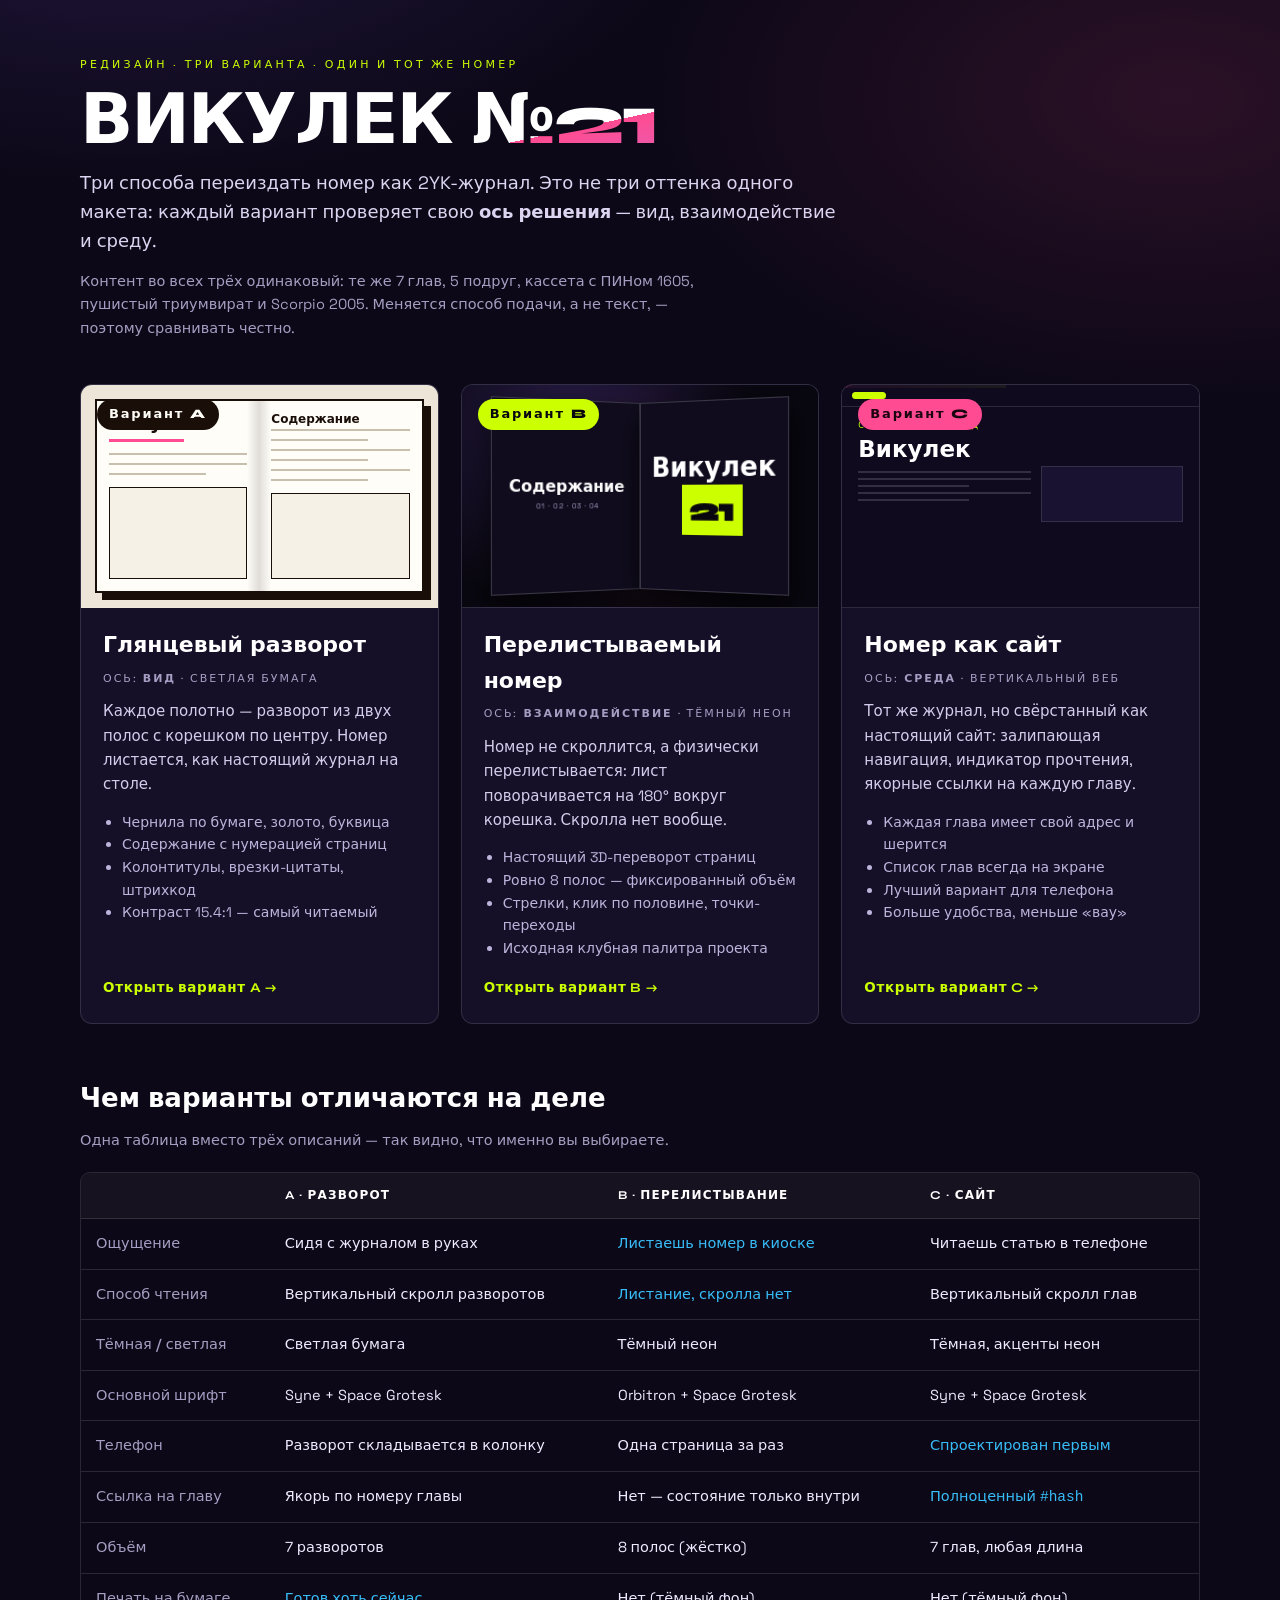
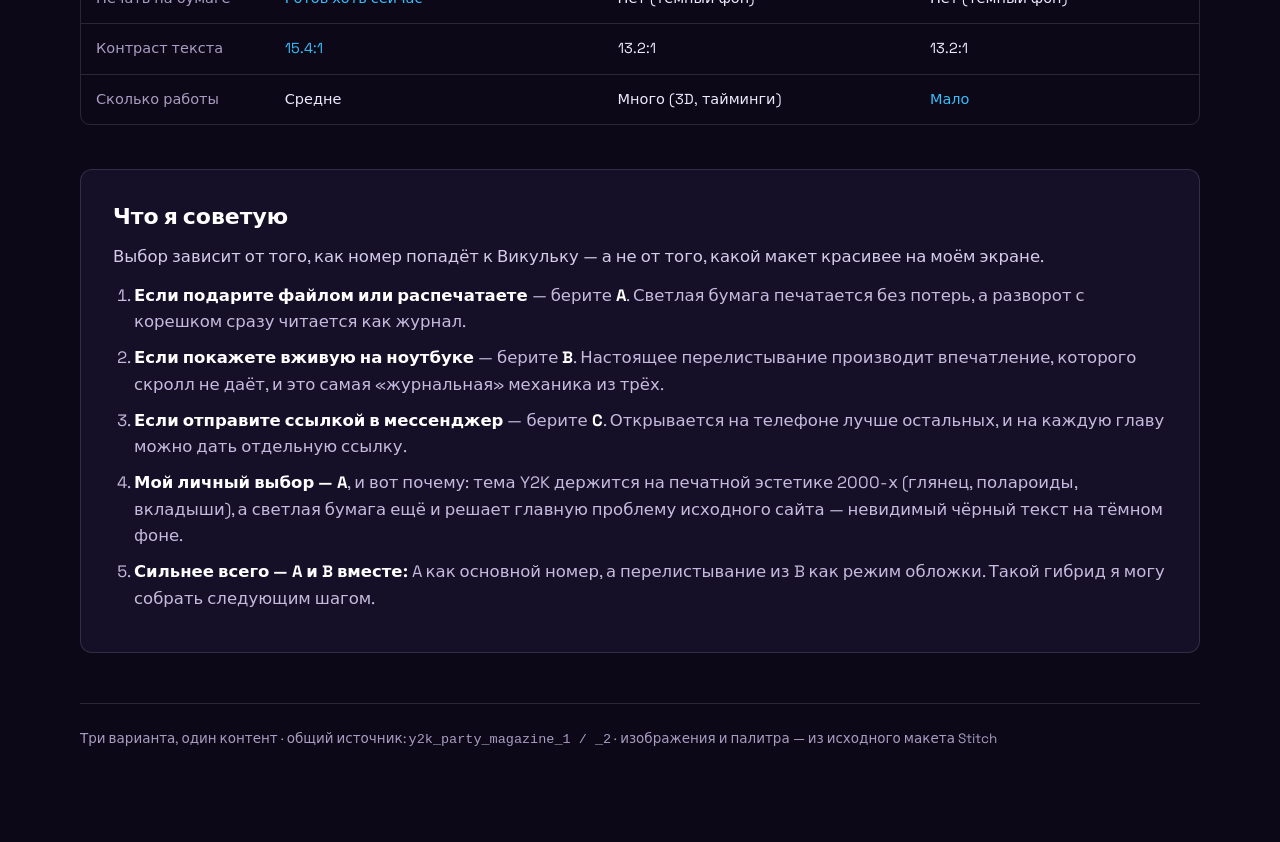
<file: redesign/index.html>
<!DOCTYPE html>
<html lang="ru">
<head>
<meta charset="utf-8">
<meta name="viewport" content="width=device-width, initial-scale=1">
<title>ВИКУЛЕК №21 — три варианта редизайна</title>
<link rel="icon" type="image/svg+xml" href="../assets/favicon.svg">
<link rel="preconnect" href="https://fonts.googleapis.com">
<link rel="preconnect" href="https://fonts.gstatic.com" crossorigin>
<link href="https://fonts.googleapis.com/css2?family=Syne:wght@700;800&family=Space+Grotesk:wght@400;500;700&display=swap" rel="stylesheet">
<style>
/* ==========================================================================
   ВИБОР: три варианта редизайна номера. Один макет, разными осями.
   Все три собраны на ОДНОМ контенте (7 глав, 5 подруг, кассета, оракул),
   поэтому страница выбора показывает разницу между версиями, а не разницу
   между текстами.
   ========================================================================== */
:root{
  --ink:#0C0817; --ink-2:#151028; --line:#ffffff20; --dim:#A79Dc2;
  --lime:#CCFF00; --pink:#FF4B91; --cyan:#38BDF8; --gold:#FFD600; --violet:#B388FF;
  --display:'Syne',system-ui,sans-serif;
  --body:'Space Grotesk',system-ui,-apple-system,Segoe UI,Roboto,sans-serif;
}
*{box-sizing:border-box}
body{
  margin:0;background:
    radial-gradient(1000px 560px at 10% -6%,#8B5CF62e,transparent 60%),
    radial-gradient(900px 520px at 92% 4%,#FF4B9121,transparent 60%),
    var(--ink);
  color:#EFE9FF;font-family:var(--body);font-size:16.5px;line-height:1.62;
  -webkit-font-smoothing:antialiased
}
.wrap{max-width:1160px;margin:0 auto;padding:56px 20px 80px}

.kick{
  font-family:var(--display);font-size:11px;letter-spacing:.3em;text-transform:uppercase;
  color:var(--lime);margin:0 0 14px
}
h1{
  font-family:var(--display);font-weight:800;letter-spacing:-.03em;line-height:.94;
  font-size:clamp(34px,6.4vw,70px);margin:0 0 14px;
  background:linear-gradient(168deg,#fff 0%,#fff 48%,var(--pink) 48%,var(--violet) 100%);
  -webkit-background-clip:text;background-clip:text;color:transparent
}
.sub{font-size:18px;color:#DCD4F0;max-width:64ch;margin:0 0 10px}
.note{font-size:14.5px;color:var(--dim);max-width:70ch}

/* ---------- cards ---------- */
.cards{display:grid;gap:22px;grid-template-columns:repeat(auto-fit,minmax(300px,1fr));margin:44px 0}
.card{
  position:relative;display:flex;flex-direction:column;text-decoration:none;color:inherit;
  background:var(--ink-2);border:1px solid var(--line);border-radius:12px;overflow:hidden;
  transition:transform .2s ease,border-color .2s ease,box-shadow .2s ease
}
.card:hover{transform:translateY(-5px);border-color:#ffffff45;box-shadow:0 24px 50px #00000070}
.card:focus-visible{outline:3px solid var(--cyan);outline-offset:3px}
/* each thumb previews its own variant's real visual language */
.thumb{
  aspect-ratio:16/10;position:relative;overflow:hidden;
  border-bottom:1px solid var(--line)
}
.letter{
  position:absolute;top:14px;left:16px;z-index:2;
  font-family:var(--display);font-weight:800;font-size:13px;letter-spacing:.14em;
  padding:5px 12px;border-radius:999px
}
.body{padding:20px 22px 24px;display:flex;flex-direction:column;flex:1}
.card h2{font-family:var(--display);font-weight:800;font-size:22px;margin:0 0 6px;color:#fff}
.card .axis{
  font-size:11px;letter-spacing:.18em;text-transform:uppercase;color:var(--dim);margin:0 0 12px
}
.card p{margin:0 0 14px;font-size:15px;color:#D5CCEC}
.card ul{margin:0 0 18px;padding-left:19px;color:#BEB3DA;font-size:14px;line-height:1.62}
.card .go{
  margin-top:auto;font-family:var(--display);font-weight:700;font-size:13.5px;
  letter-spacing:.05em;display:inline-flex;align-items:center;gap:8px;color:var(--lime)
}
.card:hover .go{gap:12px}

/* thumb A — light paper spread */
.tA{background:#EDE6D8}
.tA .sp{
  position:absolute;inset:14px;background:#FFFDF8;border:2px solid #1A0F08;
  box-shadow:7px 7px 0 #1A0F08;display:grid;grid-template-columns:1fr 1fr
}
.tA .sp::after{
  content:"";position:absolute;top:0;bottom:0;left:50%;width:24px;transform:translateX(-50%);
  background:linear-gradient(90deg,transparent,#1a0f0822 50%,transparent)
}
.tA .pg{padding:12px}
.tA .ttl{font-family:var(--display);font-weight:800;color:#1A0F08;font-size:19px;line-height:1}
.tA .bar{height:3px;background:#FF4B91;margin:7px 0;width:54%}
.tA .ln{height:2px;background:#c9bfae;margin:4px 0}
.tA .ln.s{width:70%}
.tA .ph{background:#F6F1E7;border:1px solid #1A0F08;flex:1;margin-top:8px;min-height:44px}
.tA .mid{display:flex;flex-direction:column;height:100%}
.tA .letter{background:#1A0F08;color:#FFFDF8}

/* thumb B — dark flip */
.tB{background:radial-gradient(circle at 30% 20%,#8B5CF640,transparent 60%),#08060F}
.tB .bk{
  position:absolute;inset:18px 26px;perspective:900px
}
.tB .lf{
  position:absolute;top:0;right:0;width:50%;height:100%;
  transform-origin:left center;transform:rotateY(-24deg);
  background:#100C1E;border:1px solid #ffffff2e;box-shadow:0 12px 30px #000c;
  display:flex;flex-direction:column;justify-content:center;align-items:center
}
.tB .lf.l{
  transform:rotateY(24deg);transform-origin:right center;left:0;right:auto
}
.tB .mega{
  font-family:var(--display);font-weight:900;font-size:26px;line-height:.85;color:#fff;text-align:center
}
.tB .n21{
  font-family:var(--display);font-weight:900;font-size:30px;color:#08060F;background:#CCFF00;
  padding:0 8px;margin-top:5px;-webkit-text-stroke:1.5px #08060F
}
.tB .neon{position:absolute;inset:0;pointer-events:none;
  background:radial-gradient(circle at 50% 55%,#FF4B9126,transparent 58%)}
.tB .letter{background:#CCFF00;color:#08060F}

/* thumb C — vertical site */
.tC{background:#0F0A1E}
.tC .bar{
  position:absolute;top:0;left:0;right:0;height:22px;background:#0F0A1Eee;
  border-bottom:1px solid #ffffff1f;display:flex;align-items:center;gap:6px;padding:0 10px
}
.tC .bar i{height:7px;border-radius:999px;background:#A99FC4;display:block;opacity:.55}
.tC .bar i:first-child{background:#CCFF00;opacity:1;width:34px}
.tC .prog{position:absolute;top:0;left:0;height:3px;width:46%;background:linear-gradient(90deg,#FF4B91,#CCFF00)}
.tC .col{padding:34px 16px 0}
.tC .h{font-family:var(--display);font-weight:800;font-size:23px;color:#fff;line-height:1;margin-bottom:5px}
.tC .k{font-size:8px;letter-spacing:.2em;text-transform:uppercase;color:#CCFF00;margin-bottom:6px}
.tC .two{display:grid;grid-template-columns:1.1fr .9fr;gap:10px;align-items:start}
.tC .ln{height:2px;background:#ffffff26;margin:5px 0}
.tC .ln.s{width:64%}
.tC .fr{background:#191230;border:1px solid #ffffff1f;height:56px}
.tC .letter{background:#FF4B91;color:#1b0410}

/* ---------- comparison table ---------- */
h3.sect{
  font-family:var(--display);font-weight:800;font-size:26px;margin:54px 0 8px;color:#fff
}
.sect-note{color:var(--dim);font-size:14.5px;margin:0 0 20px}
.tablewrap{overflow-x:auto;border:1px solid var(--line);border-radius:10px}
table{border-collapse:collapse;width:100%;min-width:660px;font-size:14.5px}
th,td{padding:13px 15px;text-align:left;border-bottom:1px solid var(--line);vertical-align:top}
thead th{
  font-family:var(--display);font-size:12px;letter-spacing:.1em;text-transform:uppercase;
  color:#fff;background:#ffffff0a;white-space:nowrap
}
tbody th{font-weight:500;color:var(--dim);white-space:nowrap}
tbody tr:last-child th,tbody tr:last-child td{border-bottom:0}
td b{color:var(--lime)}
.win{color:var(--cyan)}

/* ---------- recommendation ---------- */
.rec{
  margin-top:44px;background:var(--ink-2);border:1px solid var(--line);
  border-radius:12px;padding:30px 32px
}
.rec h3{font-family:var(--display);font-size:22px;margin:0 0 8px;color:#fff}
.rec p{margin:0 0 12px;color:#D5CCEC}
.rec ol{margin:0;padding-left:21px;color:#C6BBDF}
.rec ol li{margin-bottom:9px}
.rec li b{color:#fff}
.rec a{color:var(--lime)}

.foot{margin-top:50px;padding-top:24px;border-top:1px solid var(--line);
      color:var(--dim);font-size:13.5px}

@media (prefers-reduced-motion:reduce){*{transition:none!important}}
</style>
</head>
<body>
<div class="wrap">

  <p class="kick">Редизайн · три варианта · один и тот же номер</p>
  <h1>ВИКУЛЕК №21</h1>
  <p class="sub">Три способа переиздать номер как 2YK-журнал. Это не три оттенка одного макета: каждый вариант проверяет свою <b>ось решения</b> — вид, взаимодействие и среду.</p>
  <p class="note">Контент во всех трёх одинаковый: те же 7 глав, 5 подруг, кассета с ПИНом 1605, пушистый триумвират и Scorpio 2005. Меняется способ подачи, а не текст, — поэтому сравнивать честно.</p>

  <div class="cards">

    <a class="card" href="a-spread.html">
      <div class="thumb tA">
        <span class="letter">Вариант A</span>
        <div class="sp">
          <div class="pg"><div class="mid">
            <div class="ttl">Викулек</div>
            <div class="bar"></div>
            <div class="ln"></div><div class="ln"></div><div class="ln s"></div>
            <div class="ph"></div>
          </div></div>
          <div class="pg"><div class="mid">
            <div class="ttl" style="font-size:12px">Содержание</div>
            <div class="ln"></div><div class="ln s"></div><div class="ln"></div>
            <div class="ln s"></div><div class="ln"></div><div class="ln s"></div>
            <div class="ph"></div>
          </div></div>
        </div>
      </div>
      <div class="body">
        <h2>Глянцевый разворот</h2>
        <p class="axis">Ось: <b>вид</b> · светлая бумага</p>
        <p>Каждое полотно — разворот из двух полос с корешком по центру. Номер листается, как настоящий журнал на столе.</p>
        <ul>
          <li>Чернила по бумаге, золото, буквица</li>
          <li>Содержание с нумерацией страниц</li>
          <li>Колонтитулы, врезки-цитаты, штрихкод</li>
          <li>Контраст 15.4:1 — самый читаемый</li>
        </ul>
        <span class="go">Открыть вариант A →</span>
      </div>
    </a>

    <a class="card" href="b-flip.html">
      <div class="thumb tB">
        <span class="letter">Вариант B</span>
        <span class="neon"></span>
        <div class="bk">
          <div class="lf l"><div class="mega" style="font-size:16px">Содержание</div>
            <div style="font-size:7px;color:#A99FC4;letter-spacing:.15em;margin-top:6px">01 · 02 · 03 · 04</div></div>
          <div class="lf"><div class="mega">Викулек</div><div class="n21">21</div></div>
        </div>
      </div>
      <div class="body">
        <h2>Перелистываемый номер</h2>
        <p class="axis">Ось: <b>взаимодействие</b> · тёмный неон</p>
        <p>Номер не скроллится, а физически перелистывается: лист поворачивается на 180° вокруг корешка. Скролла нет вообще.</p>
        <ul>
          <li>Настоящий 3D-переворот страниц</li>
          <li>Ровно 8 полос — фиксированный объём</li>
          <li>Стрелки, клик по половине, точки-переходы</li>
          <li>Исходная клубная палитра проекта</li>
        </ul>
        <span class="go">Открыть вариант B →</span>
      </div>
    </a>

    <a class="card" href="c-site.html">
      <div class="thumb tC">
        <span class="letter">Вариант C</span>
        <span class="prog"></span>
        <div class="bar">
          <i></i><i></i><i></i><i></i><i></i>
        </div>
        <div class="col">
          <div class="k">Спецвыпуск · 21 год</div>
          <div class="h">Викулек</div>
          <div class="two">
            <div>
              <div class="ln"></div><div class="ln"></div><div class="ln s"></div>
              <div class="ln"></div><div class="ln s"></div>
            </div>
            <div class="fr"></div>
          </div>
        </div>
      </div>
      <div class="body">
        <h2>Номер как сайт</h2>
        <p class="axis">Ось: <b>среда</b> · вертикальный веб</p>
        <p>Тот же журнал, но свёрстанный как настоящий сайт: залипающая навигация, индикатор прочтения, якорные ссылки на каждую главу.</p>
        <ul>
          <li>Каждая глава имеет свой адрес и шерится</li>
          <li>Список глав всегда на экране</li>
          <li>Лучший вариант для телефона</li>
          <li>Больше удобства, меньше «вау»</li>
        </ul>
        <span class="go">Открыть вариант C →</span>
      </div>
    </a>

  </div>

  <h3 class="sect">Чем варианты отличаются на деле</h3>
  <p class="sect-note">Одна таблица вместо трёх описаний — так видно, что именно вы выбираете.</p>
  <div class="tablewrap">
    <table>
      <thead>
        <tr><th>&nbsp;</th><th>A · Разворот</th><th>B · Перелистывание</th><th>C · Сайт</th></tr>
      </thead>
      <tbody>
        <tr><th>Ощущение</th><td>Сидя с журналом в руках</td><td class="win">Листаешь номер в киоске</td><td>Читаешь статью в телефоне</td></tr>
        <tr><th>Способ чтения</th><td>Вертикальный скролл разворотов</td><td class="win">Листание, скролла нет</td><td>Вертикальный скролл глав</td></tr>
        <tr><th>Тёмная / светлая</th><td>Светлая бумага</td><td>Тёмный неон</td><td>Тёмная, акценты неон</td></tr>
        <tr><th>Основной шрифт</th><td>Syne + Space Grotesk</td><td>Orbitron + Space Grotesk</td><td>Syne + Space Grotesk</td></tr>
        <tr><th>Телефон</th><td>Разворот складывается в колонку</td><td>Одна страница за раз</td><td class="win">Спроектирован первым</td></tr>
        <tr><th>Ссылка на главу</th><td>Якорь по номеру главы</td><td>Нет — состояние только внутри</td><td class="win">Полноценный <code>#hash</code></td></tr>
        <tr><th>Объём</th><td>7 разворотов</td><td>8 полос (жёстко)</td><td>7 глав, любая длина</td></tr>
        <tr><th>Печать на бумаге</th><td class="win">Готов хоть сейчас</td><td>Нет (тёмный фон)</td><td>Нет (тёмный фон)</td></tr>
        <tr><th>Контраст текста</th><td class="win">15.4:1</td><td>13.2:1</td><td>13.2:1</td></tr>
        <tr><th>Сколько работы</th><td>Средне</td><td>Много (3D, тайминги)</td><td class="win">Мало</td></tr>
      </tbody>
    </table>
  </div>

  <div class="rec">
    <h3>Что я советую</h3>
    <p>Выбор зависит от того, как номер попадёт к Викульку — а не от того, какой макет красивее на моём экране.</p>
    <ol>
      <li><b>Если подарите файлом или распечатаете</b> — берите <b>A</b>. Светлая бумага печатается без потерь, а разворот с корешком сразу читается как журнал.</li>
      <li><b>Если покажете вживую на ноутбуке</b> — берите <b>B</b>. Настоящее перелистывание производит впечатление, которого скролл не даёт, и это самая «журнальная» механика из трёх.</li>
      <li><b>Если отправите ссылкой в мессенджер</b> — берите <b>C</b>. Открывается на телефоне лучше остальных, и на каждую главу можно дать отдельную ссылку.</li>
      <li><b>Мой личный выбор — A</b>, и вот почему: тема Y2K держится на печатной эстетике 2000-х (глянец, полароиды, вкладыши), а светлая бумага ещё и решает главную проблему исходного сайта — невидимый чёрный текст на тёмном фоне.</li>
      <li><b>Сильнее всего — A и B вместе:</b> A как основной номер, а перелистывание из B как режим обложки. Такой гибрид я могу собрать следующим шагом.</li>
    </ol>
  </div>

  <p class="foot">Три варианта, один контент · общий источник: <code>y2k_party_magazine_1 / _2</code> · изображения и палитра — из исходного макета Stitch</p>

</div>
</body>
</html>
</file>
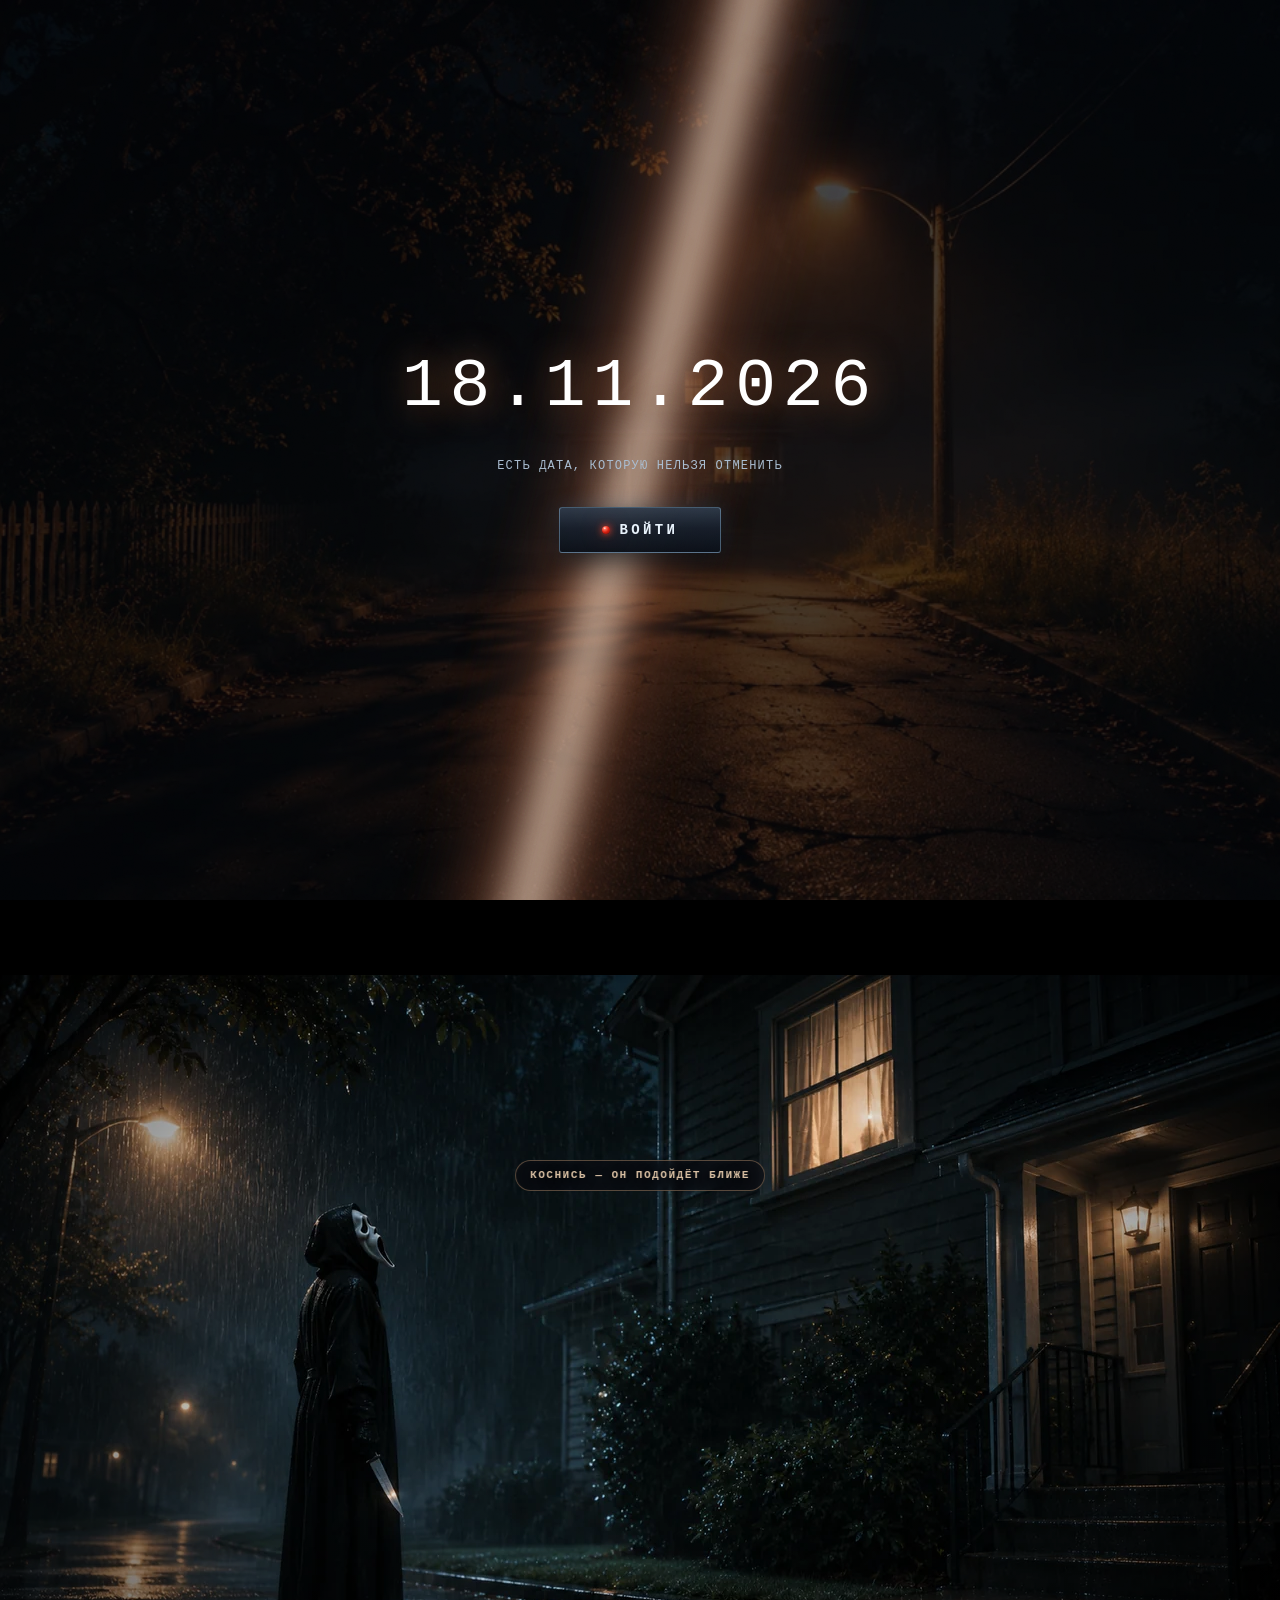
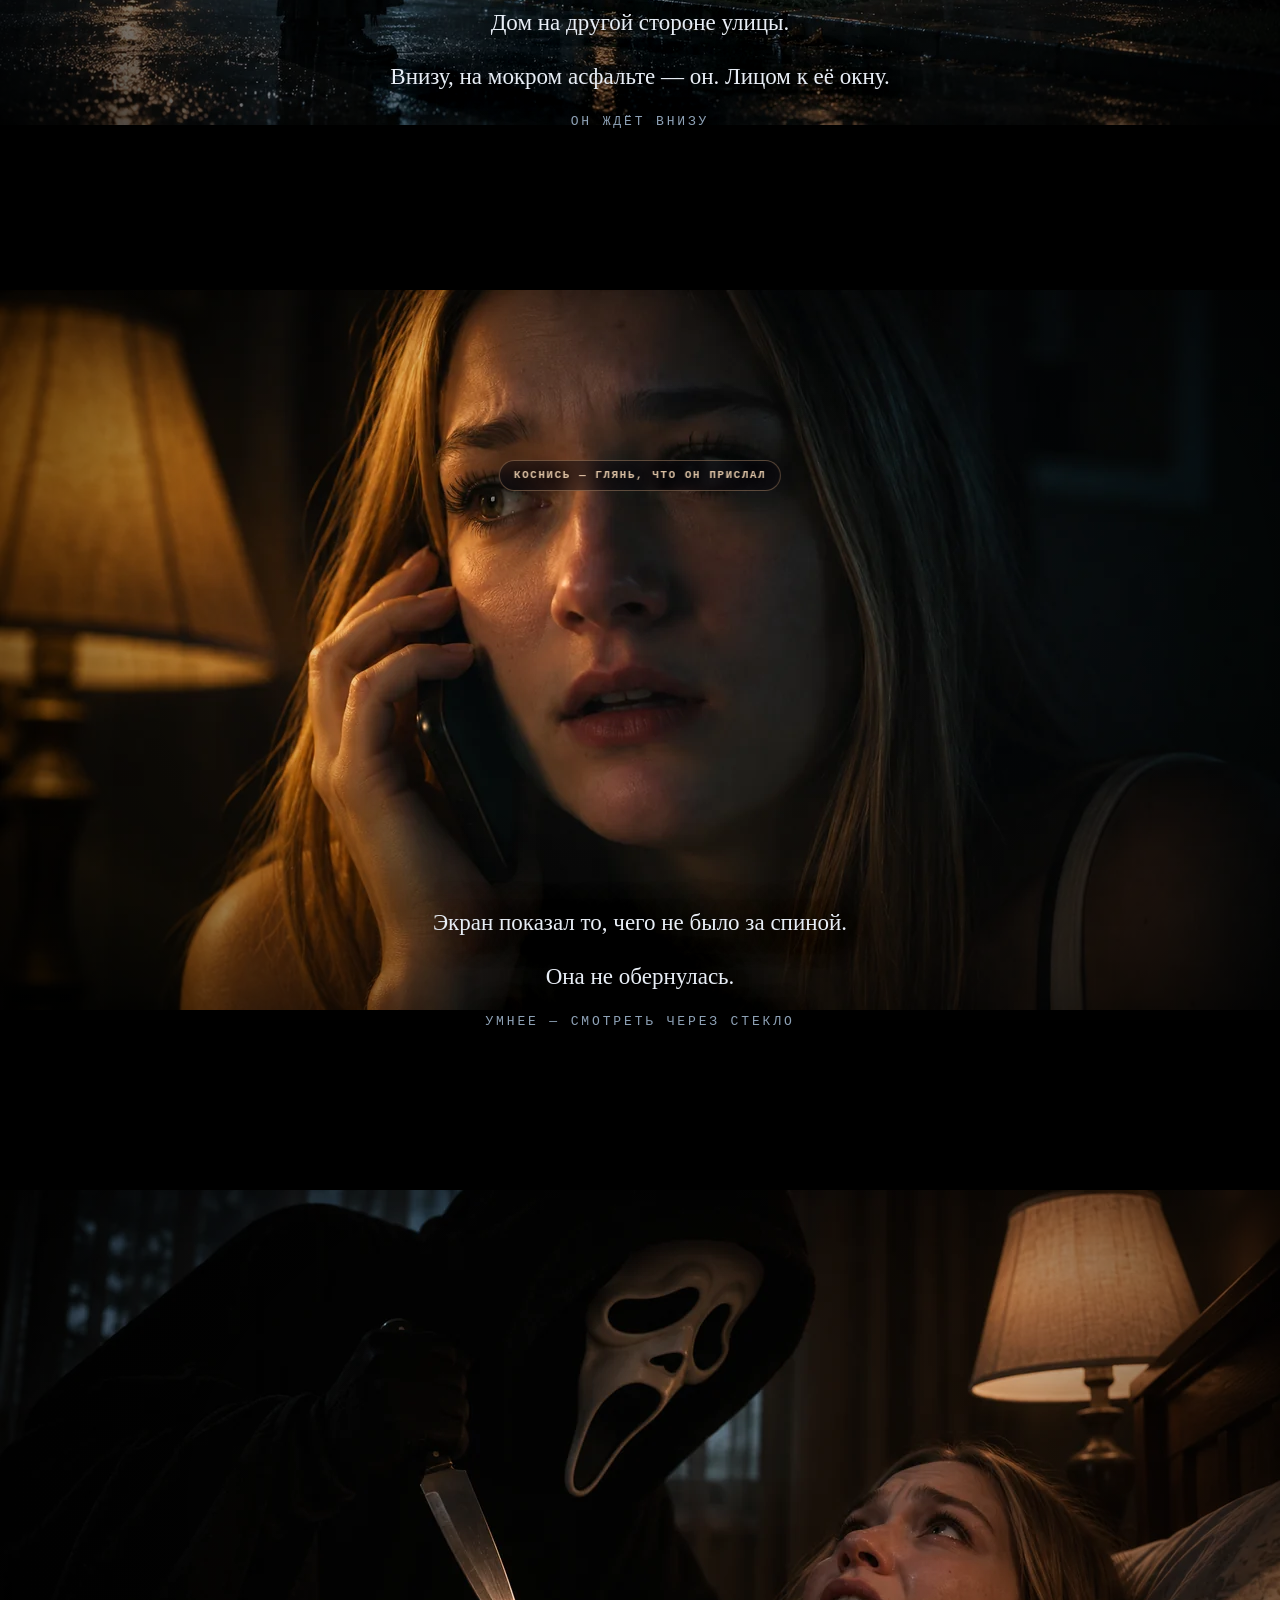
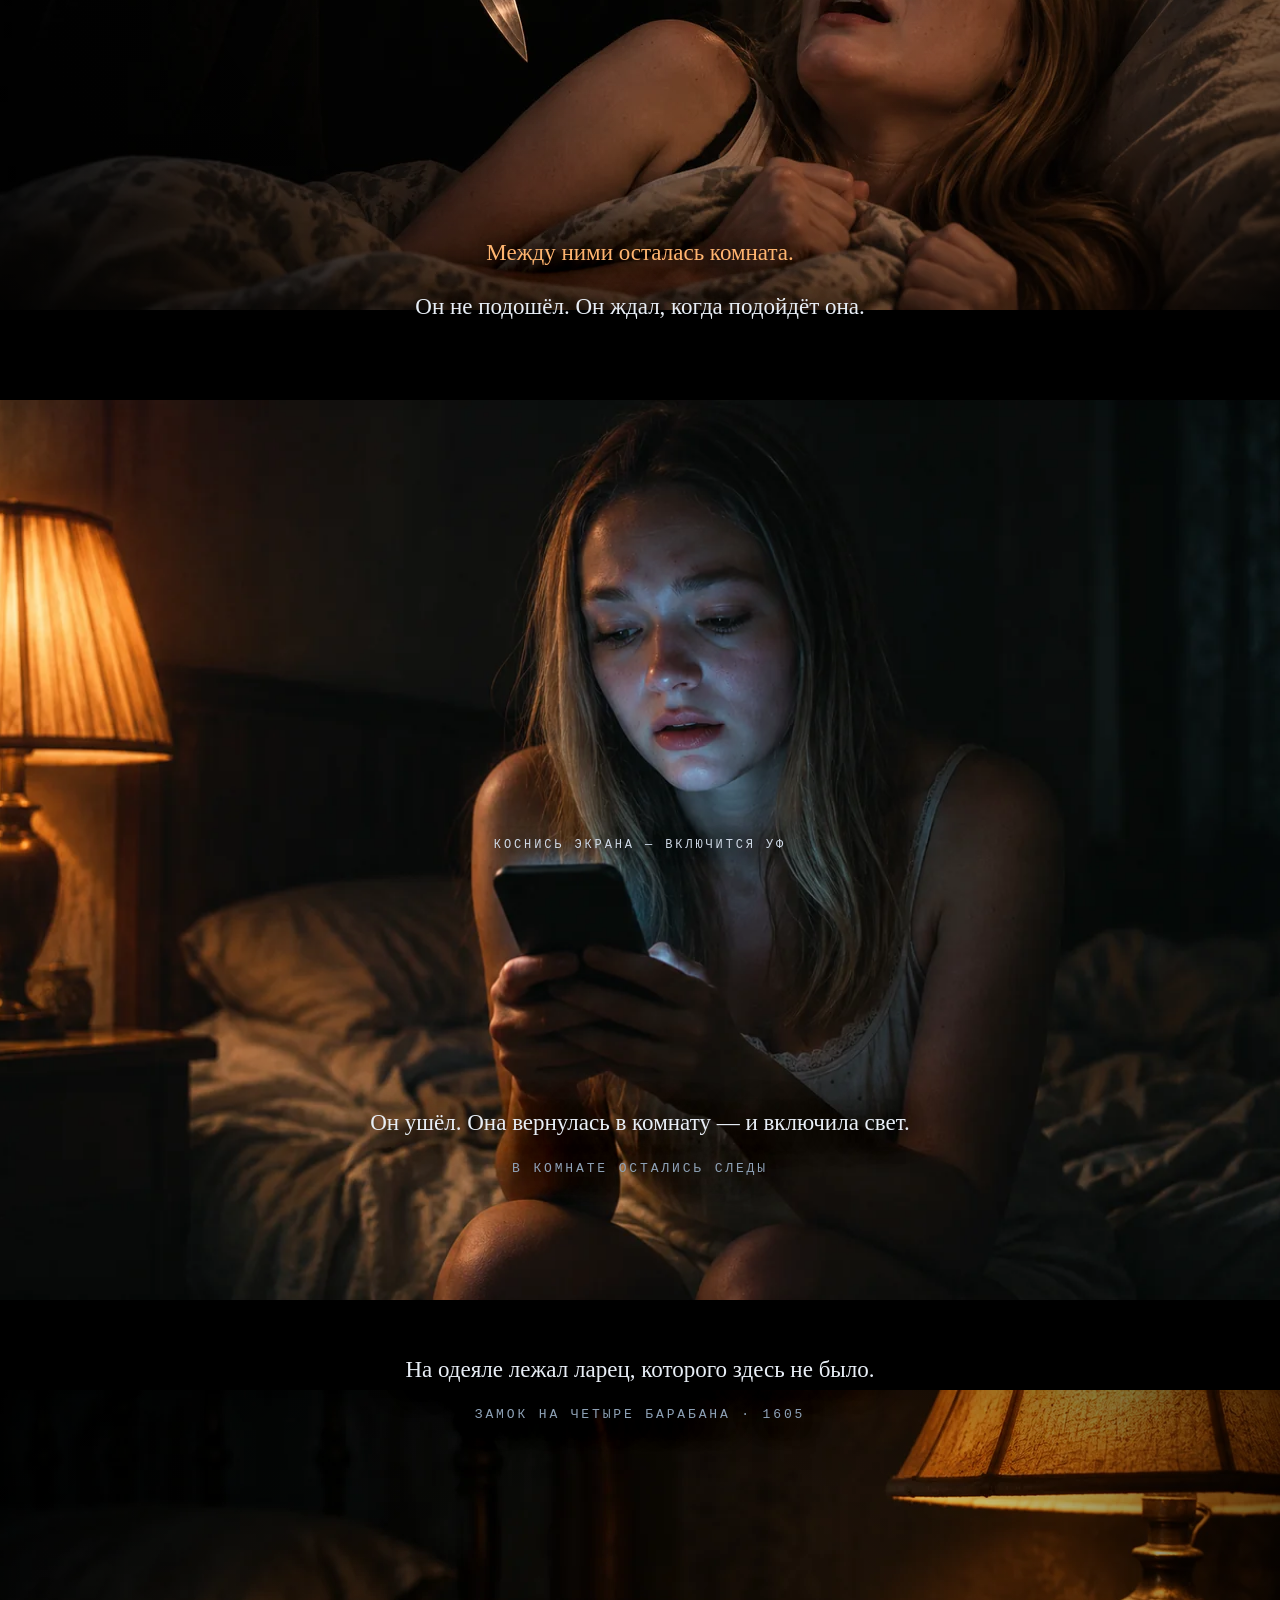
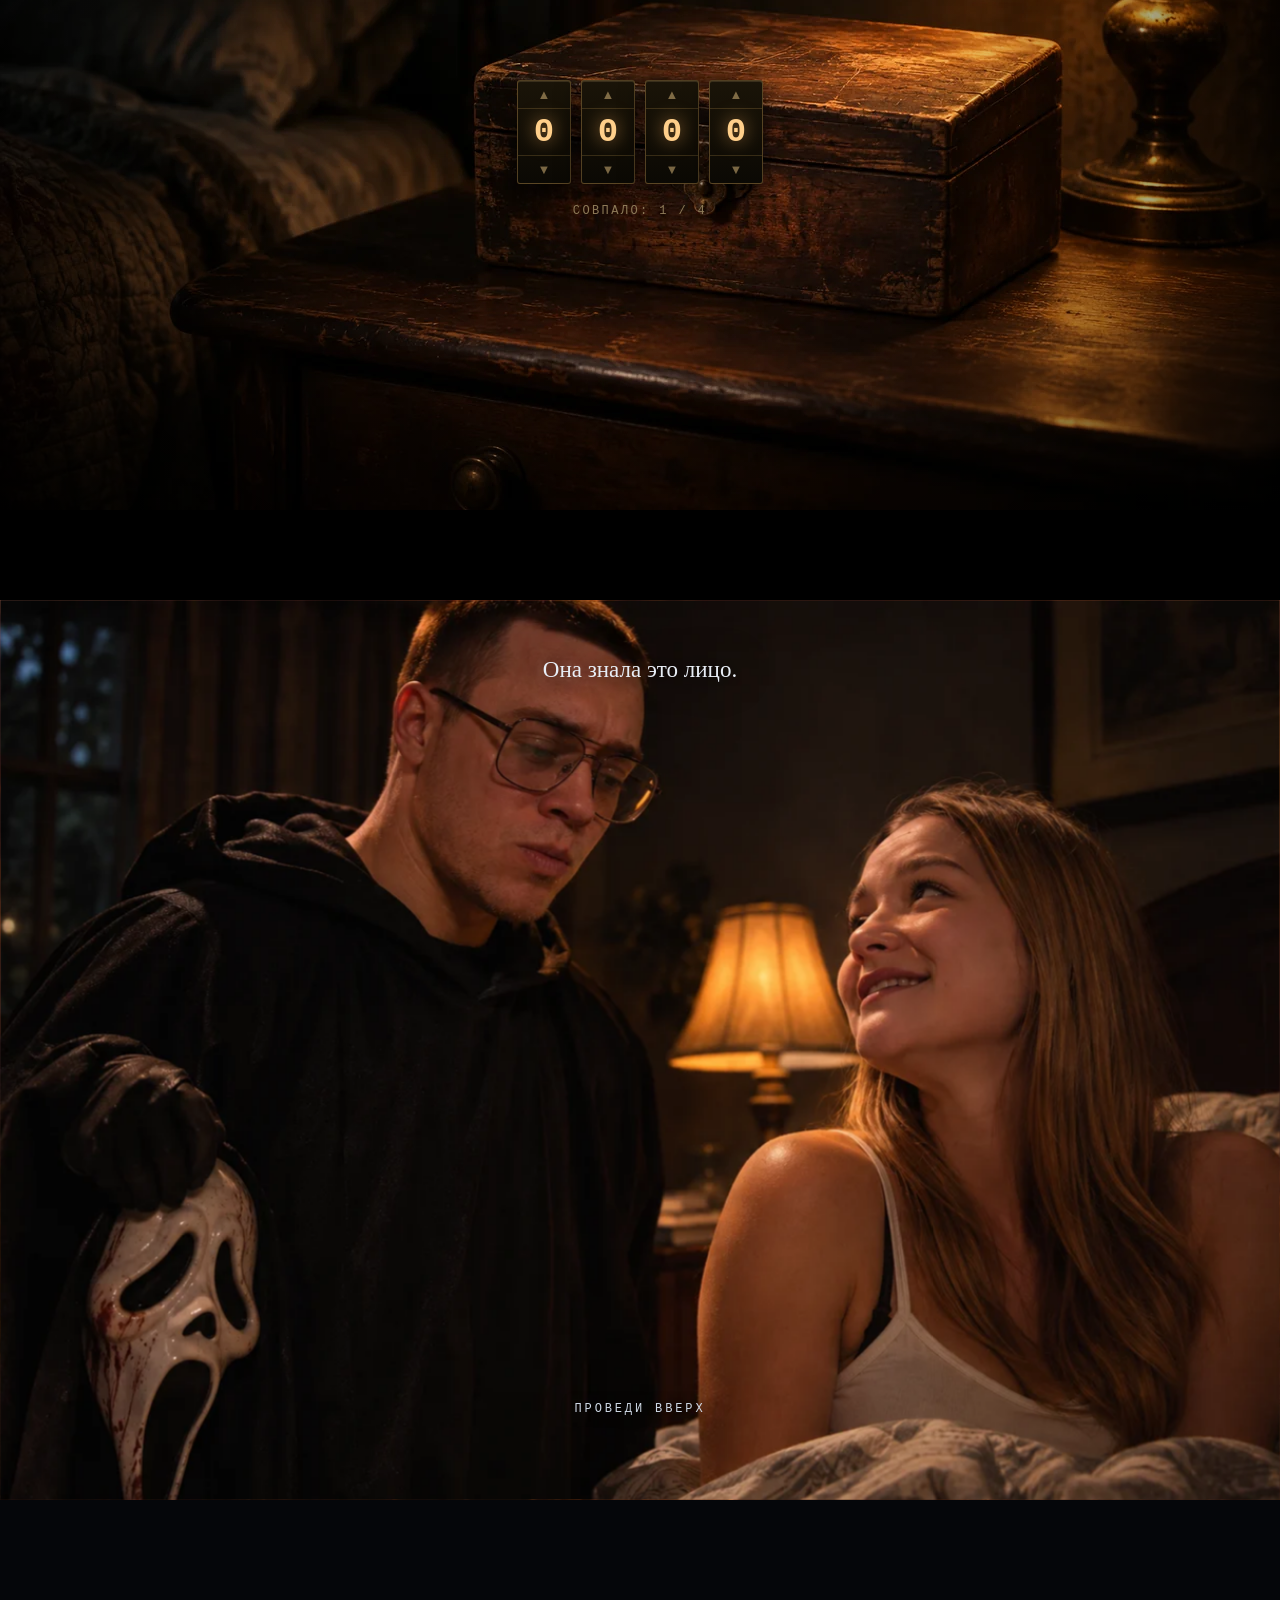
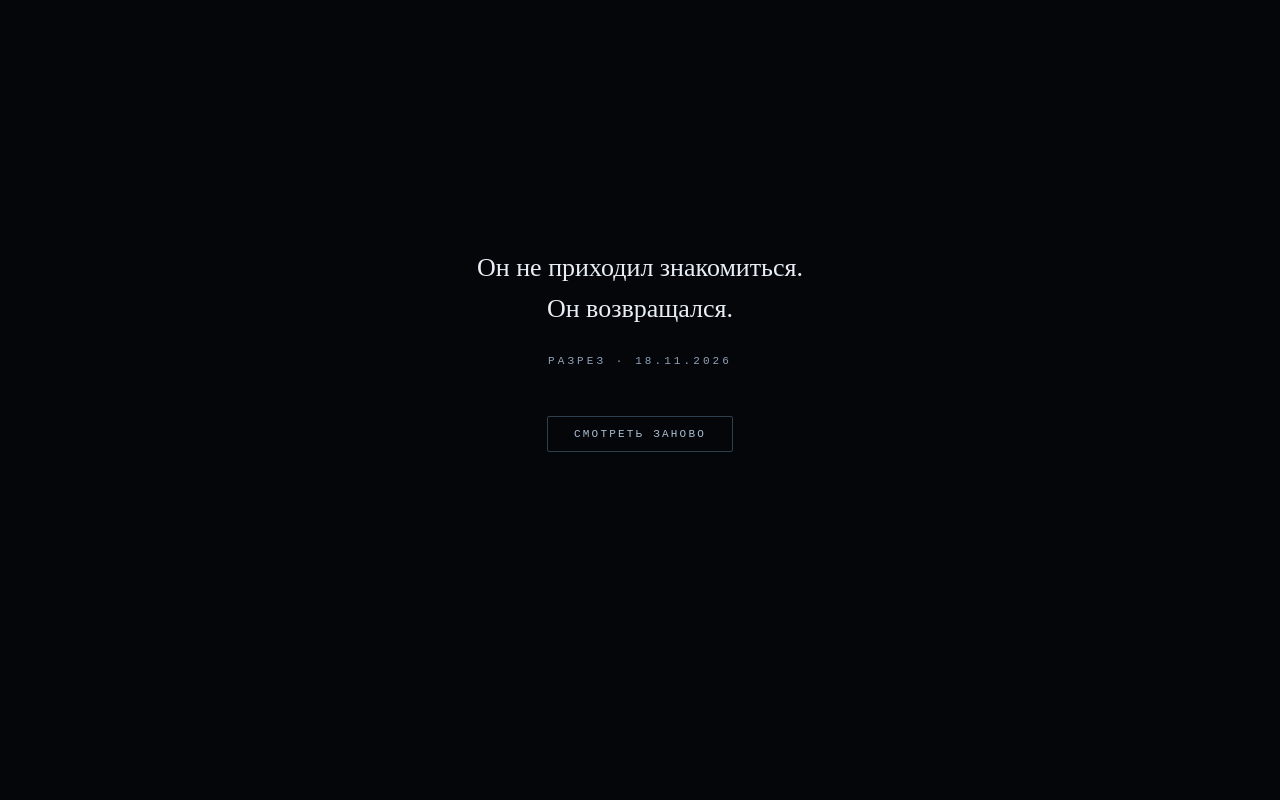
<file: slash_v3/index.html>
<!DOCTYPE html>
<html lang="ru">
<head>
<meta charset="utf-8">
<meta name="viewport" content="width=device-width,initial-scale=1,viewport-fit=cover">
<meta name="theme-color" content="#07080c">
<title>РАЗРЕЗ</title>
<style>
:root{
  --bg:#07080c;
  --ink:#e8eef6;
  --dim:#8fa3b8;
  --amber:#ffb570;
  --cold:#7fb6e8;
  --uv:#b56cff;
  --uv2:#4dffd6;
  --serif:"Georgia","Times New Roman",serif;
  --mono:"Courier New",monospace;
}
*{box-sizing:border-box;-webkit-tap-highlight-color:transparent}
html,body{margin:0;padding:0;background:var(--bg);color:var(--ink)}
body{
  font-family:var(--serif);
  overflow-x:hidden;
  -webkit-font-smoothing:antialiased;
}
img{display:block;max-width:100%}

/* ============ ПРОГРЕСС ============ */
#bar{
  position:fixed;left:0;top:0;height:2px;width:0;
  background:linear-gradient(90deg,#d81e10,#ff6a55 40%,var(--amber));
  z-index:100;transition:width .18s linear;
  box-shadow:0 0 12px rgba(255,90,60,.7);
}

/* ============ СЕКЦИЯ ============ */
.act{
  position:relative;
  min-height:100svh;
  display:flex;align-items:center;justify-content:center;
  overflow:hidden;
  background:#000;
}
html{
  overscroll-behavior-y:contain;
}
.act .frame{
  position:absolute;inset:0;
  z-index:0;
  display:flex;align-items:center;justify-content:center;
}
.act .frame img{
  width:100%;height:auto;max-height:100%;
  object-fit:contain;object-position:center center;
  opacity:0;transform:scale(1.045);
  transition:opacity 1.2s ease, transform 2.2s ease;
}
.act.live .frame img{opacity:1;transform:scale(1)}
.act .frame::after{
  content:"";position:absolute;inset:0;
  background:radial-gradient(ellipse at 50% 45%,
    rgba(0,0,0,0) 30%,rgba(0,0,0,.55) 74%,rgba(0,0,0,.94) 100%);
  pointer-events:none;
}

/* ============ ПАРНЫЕ КАДРЫ (тап = второй слой) ============ */
.frame.duo{overflow:hidden}
.act .frame.duo .duo-a,
.act .frame.duo .duo-b{
  position:absolute;inset:0;
  width:100%;height:100%;
  object-fit:contain;object-position:center center;
  opacity:0;transform:scale(1.045);
  transition:opacity 1.2s ease, transform 2.2s ease;
}
.act .frame.duo .duo-b{opacity:0;transform:scale(1.12);filter:blur(6px) brightness(.75)}
.act.live .frame.duo .duo-a{opacity:1;transform:scale(1)}
.act.live .frame.duo .duo-b{opacity:0}
.act.peek .frame.duo .duo-a{opacity:0;transform:scale(1.06)}
.act.peek .frame.duo .duo-b{
  opacity:1;transform:scale(1);filter:none;
  transition:opacity .9s ease, transform 6s cubic-bezier(.2,.7,.3,1), filter 1s ease;
}
.tapzone{position:absolute;inset:0;z-index:4;cursor:pointer;
  background:transparent;border:0;padding:0;-webkit-appearance:none;
  touch-action:pan-y}
.tapzone:focus-visible{outline:2px solid var(--amber);outline-offset:-6px}
.tap-hint{
  position:absolute;left:50%;top:calc(50% - min(30vh,190px));
  transform:translateX(-50%);z-index:6;
  font:600 11px/1.4 var(--mono);letter-spacing:.14em;text-transform:uppercase;
  color:rgba(255,225,190,.85);text-shadow:0 2px 10px #000;
  padding:7px 14px;border:1px solid rgba(255,200,150,.32);border-radius:999px;
  background:rgba(10,8,14,.5);backdrop-filter:blur(4px);
  pointer-events:none;white-space:nowrap;
  animation:hintPulse 2.4s ease-in-out infinite;
}
.act.peek .tap-hint{opacity:0;transition:opacity .4s ease;animation:none}
@media (prefers-reduced-motion:reduce){
  .tap-hint{animation:none}
  .frame.duo .duo-a,.frame.duo .duo-b{transition:opacity .3s ease}
}

/* ============ ТЕКСТ ============ */
.cap{
  position:relative;z-index:5;
  width:min(560px,86vw);
  margin:0 auto;
  text-align:center;
  padding:0 6px;
}
.cap .line{
  font-size:clamp(17px,4.4vw,23px);
  line-height:1.6;
  text-shadow:0 2px 22px rgba(0,0,0,.95), 0 0 44px rgba(0,0,0,.8);
  margin:0 0 .72em;
  opacity:0;transform:translateY(14px);
  transition:opacity .9s ease, transform .9s cubic-bezier(.2,.7,.3,1);
}
.act.live .cap .line{opacity:1;transform:translateY(0)}
.act.live .cap .line:nth-child(2){transition-delay:.28s}
.act.live .cap .line:nth-child(3){transition-delay:.56s}
.cap .line.whisper{
  font-family:var(--mono);
  font-size:clamp(11px,3vw,13px);
  letter-spacing:.22em;
  text-transform:uppercase;
  color:var(--dim);
}
.cap .line.amber{color:var(--amber)}

.act .cap.bottom{position:absolute;left:0;right:0;bottom:calc(58px + env(safe-area-inset-bottom,0px))}
.act .cap.top{position:absolute;left:0;right:0;top:calc(52px + env(safe-area-inset-top,0px))}

/* ============ 1. ЗАСТАВКА ============ */
#a1 .art{position:absolute;inset:0;z-index:0}
#a1 .art img{width:100%;height:100%;object-fit:cover;object-position:center center}
#a1 .shroud{
  position:absolute;inset:0;z-index:2;
  background:rgba(4,5,9,.74);
  transition:opacity 1.4s ease;
}
#a1.open .shroud{opacity:0}

/* ЛИНИЯ РАЗРЕЗА — расходится по диагонали при входе */
#a1 .slit{
  position:absolute;inset:0;z-index:3;pointer-events:none;
  overflow:hidden;
}
#a1 .slit::before,
#a1 .slit::after{
  content:"";position:absolute;
  top:-20%;bottom:-20%;width:0;
  background:linear-gradient(90deg,rgba(255,255,255,0),#fff 45%,#fff 55%,rgba(255,255,255,0));
  box-shadow:0 0 40px 12px rgba(255,240,220,.75),0 0 90px 30px rgba(255,140,90,.4);
  transform:rotate(14deg);
  left:50%;
  animation:slitPulse 3.2s ease-in-out infinite;
}
#a1 .slit::before{animation-delay:0s}
#a1 .slit::after{animation-delay:1.6s;opacity:.55}
@keyframes slitPulse{
  0%,100%{width:1px;opacity:.35}
  50%{width:3px;opacity:1}
}
#a1.open .slit::before,
#a1.open .slit::after{
  animation:none;
  transition:width .9s cubic-bezier(.6,.02,.2,1), opacity .9s ease, filter .9s ease;
  width:240vmax;
  opacity:0;
  filter:blur(22px);
}
#a1 .date{
  position:relative;z-index:4;
  font-family:var(--mono);
  font-size:clamp(30px,11.5vw,68px);
  letter-spacing:.1em;
  color:#fff;
  text-shadow:0 0 34px rgba(255,150,90,.55), 0 3px 30px rgba(0,0,0,.9);
  margin-bottom:.5em;
  opacity:0;
  animation:dateIn 1.6s ease .9s forwards;
}
@keyframes dateIn{from{opacity:0;letter-spacing:.42em}to{opacity:1;letter-spacing:.1em}}
#a1 .inner{position:relative;z-index:4;text-align:center}
#a1 .sub{
  font-family:var(--mono);font-size:clamp(10px,2.9vw,12px);
  letter-spacing:.3em;text-transform:uppercase;color:#a9bdd1;
  opacity:0;animation:dateIn 1.2s ease 1.7s forwards;
}
.btn{
  display:inline-flex;align-items:center;justify-content:center;
  gap:10px;
  margin-top:34px;
  padding:14px 42px;
  background:linear-gradient(180deg,rgba(46,58,74,.95),rgba(22,30,42,.97) 46%,rgba(11,16,24,.98));
  border:1px solid rgba(150,196,232,.42);
  border-radius:3px;
  color:#e8f2fb;
  font-family:var(--mono);font-size:clamp(12px,3.2vw,14px);
  font-weight:700;letter-spacing:.24em;text-transform:uppercase;
  cursor:pointer;
  box-shadow:0 10px 26px rgba(0,0,0,.65),0 0 22px rgba(90,160,230,.18);
  transition:box-shadow .28s,border-color .28s,transform .16s,background .28s;
  opacity:0;animation:btnIn .9s ease 2.4s forwards;
}
@keyframes btnIn{from{opacity:0;transform:translateY(10px)}to{opacity:1;transform:translateY(0)}}
.btn::before{
  content:"";width:8px;height:8px;border-radius:50%;
  background:radial-gradient(circle at 34% 28%,#fff2ee 0%,#ff6a55 18%,#d81e10 52%,#6d0c06 100%);
  box-shadow:0 0 7px rgba(255,70,45,.95),0 0 20px rgba(215,40,18,.5);
  animation:recBlink 1.6s steps(1,end) infinite;
}
@keyframes recBlink{0%,55%{opacity:1}56%,100%{opacity:.18}}
.btn:active{transform:scale(.97)}
.btn:hover{border-color:rgba(200,232,255,.78);box-shadow:0 12px 30px rgba(0,0,0,.7),0 0 34px rgba(110,180,255,.42)}

/* ============ 3. УФ-РЕЖИМ ============ */
#a3{background:#000}
#a3 .uvwrap{position:absolute;inset:0;z-index:1}
#a3 .uvbase{
  position:absolute;inset:0;z-index:1;
  transition:opacity .9s ease, filter .9s ease;
}
#a3 .uvbase img{width:100%;height:100%;object-fit:cover;object-position:center center}
#a3.scanning .uvbase{opacity:0}

#a3 .uvlayer{
  position:absolute;inset:0;z-index:2;
  opacity:0;transition:opacity .8s ease;
  pointer-events:none;
  background:#000;
}
#a3 .uvlayer img{width:100%;height:100%;object-fit:cover}
#a3.scanning .uvlayer{opacity:1}

#a3 canvas{
  position:absolute;inset:0;z-index:3;
  width:100%;height:100%;
  touch-action:manipulation;
  opacity:0;transition:opacity .8s ease;
}
#a3.scanning canvas{opacity:1}

#a3 .uvhint{
  position:absolute;left:0;right:0;z-index:6;
  top:calc(50% - 12px);
  text-align:center;
  font-family:var(--mono);font-size:clamp(10px,2.9vw,12px);
  letter-spacing:.24em;text-transform:uppercase;
  color:#cfd9e6;
  text-shadow:0 2px 16px #000;
  opacity:0;transition:opacity .6s;
  pointer-events:none;
}
#a3 .uvhint.on{opacity:1;animation:hintPulse 2.4s ease-in-out infinite}
@keyframes hintPulse{0%,100%{opacity:.35}50%{opacity:.95}}
#a3.scanning .uvhint{opacity:0 !important}

#a3 .uvoff{
  position:absolute;z-index:7;
  right:14px;bottom:calc(16px + env(safe-area-inset-bottom,0px));
  padding:9px 16px;
  background:rgba(10,14,22,.85);
  border:1px solid rgba(140,180,220,.35);
  border-radius:2px;
  color:#cfd9e6;
  font-family:var(--mono);font-size:11px;letter-spacing:.16em;
  cursor:pointer;opacity:0;transition:opacity .5s;
}
#a3.scanning .uvoff{opacity:1}
#a3 .counter{
  position:absolute;z-index:7;
  left:14px;bottom:calc(16px + env(safe-area-inset-bottom,0px));
  font-family:var(--mono);font-size:11px;letter-spacing:.16em;
  color:var(--uv2);opacity:0;transition:opacity .5s;
}
#a3.scanning .counter{opacity:.9}

/* ============ 6. БАРАБАНЫ ============ */
#a6 .lock{
  position:relative;z-index:6;
  display:flex;flex-direction:column;align-items:center;gap:20px;
}
#a6 .dials{display:flex;gap:10px}
.dial{
  display:flex;flex-direction:column;align-items:center;
  background:linear-gradient(180deg,#1a1408,#0b0904);
  border:1px solid rgba(214,168,92,.34);
  border-radius:3px;
  box-shadow:inset 0 1px 0 rgba(255,214,150,.14),0 8px 24px rgba(0,0,0,.8);
  overflow:hidden;
}
.dial button{
  background:none;border:0;color:rgba(214,180,120,.55);
  font-size:13px;line-height:1;padding:7px 0;width:52px;
  cursor:pointer;transition:color .2s;
}
.dial button:active{color:#fff}
.digit{
  width:52px;text-align:center;
  font-family:var(--mono);font-size:clamp(26px,7.5vw,34px);
  font-weight:700;color:#ffcf8a;
  text-shadow:0 0 18px rgba(255,180,90,.6);
  padding:4px 0;
  border-top:1px solid rgba(214,168,92,.2);
  border-bottom:1px solid rgba(214,168,92,.2);
  user-select:none;
}
.dial .spin{animation:spin .22s ease}
@keyframes spin{from{opacity:.2;transform:translateY(-6px) scale(.92)}to{opacity:1;transform:none}}
#a6 .lockmsg{
  font-family:var(--mono);font-size:clamp(10px,2.9vw,12px);
  letter-spacing:.2em;text-transform:uppercase;color:#8d7a58;
  min-height:1.4em;text-align:center;
}
#a6.unlocked .lock{opacity:0;pointer-events:none;transition:opacity .6s}
#a6 .after{
  position:absolute;inset:0;z-index:5;
  opacity:0;pointer-events:none;
  transition:opacity 1s ease;
}
#a6.unlocked .after{opacity:1}

/* ============ 7. СВАЙП МАСКИ ============ */
#a7 .swipewrap{
  position:absolute;inset:0;z-index:2;
  overflow:hidden;
}
#a7 .m-hidden{
  position:absolute;inset:0;z-index:1;
}
#a7 .m-hidden img{width:100%;height:100%;object-fit:cover;object-position:center center}
#a7 .sunsetv{width:100%;height:100%;object-fit:cover;object-position:center center;display:block}
#a7 .sunsetfallback{display:none}
#a7.vidfail .sunsetv{display:none}
#a7.vidfail .sunsetfallback{display:block;width:100%;height:100%;object-fit:cover;object-position:center center}
#a7 .m-mask{
  position:absolute;inset:0;z-index:2;
  transition:transform .95s cubic-bezier(.35,.02,.24,1), opacity .9s ease;
  will-change:transform;
  touch-action:none;
}
#a7 .m-mask img{width:100%;height:100%;object-fit:cover;object-position:center center}
#a7.revealed .m-mask{transform:translateY(-108%) rotate(-1.5deg);opacity:0}
#a7 .swipehint{
  position:absolute;left:0;right:0;z-index:6;
  bottom:calc(84px + env(safe-area-inset-bottom,0px));
  text-align:center;
  font-family:var(--mono);font-size:clamp(10px,2.9vw,12px);
  letter-spacing:.24em;text-transform:uppercase;color:#cfd9e6;
  text-shadow:0 2px 14px #000;
  animation:swipeUp 1.8s ease-in-out infinite;
  transition:opacity .4s;
}
@keyframes swipeUp{0%,100%{transform:translateY(0);opacity:.5}50%{transform:translateY(-9px);opacity:1}}
#a7.revealed .swipehint{opacity:0}

/* ============ ФИНАЛ ============ */
#a8{background:#05060a}
#a8 .end{
  position:relative;z-index:5;text-align:center;
  width:min(520px,86vw);
}
#a8 .end .big{
  font-size:clamp(19px,5vw,26px);line-height:1.55;margin:0 0 1em;
}
#a8 .end .sig{
  font-family:var(--mono);font-size:11px;letter-spacing:.28em;
  text-transform:uppercase;color:var(--dim);
}
#a8 .replay{
  margin-top:38px;
  background:none;border:1px solid rgba(150,196,232,.3);
  color:#a9bdd1;font-family:var(--mono);font-size:11px;
  letter-spacing:.2em;text-transform:uppercase;
  padding:11px 26px;border-radius:2px;cursor:pointer;
}
#a8 .replay:active{background:rgba(120,170,220,.12)}

/* ============ АНИМАЦИОННЫЕ СЛОИ ============ */
/* лёгкое «дыхание» арта — кино, не слайдшоу */
.act.live .frame img{animation:breath 14s ease-in-out infinite}
@keyframes breath{
  0%,100%{transform:scale(1)}
  50%{transform:scale(1.028)}
}

/* виньетка + зерно поверх каждой сцены */
.grain{
  position:fixed;inset:0;z-index:90;pointer-events:none;
  opacity:.055;mix-blend-mode:overlay;
  background-image:url("data:image/svg+xml,%3Csvg xmlns='http://www.w3.org/2000/svg' width='240' height='240'%3E%3Cfilter id='n'%3E%3CfeTurbulence type='fractalNoise' baseFrequency='0.9' numOctaves='2'/%3E%3C/filter%3E%3Crect width='240' height='240' filter='url(%23n)' opacity='0.6'/%3E%3C/svg%3E");
  animation:grainShift .9s steps(3) infinite;
}
@keyframes grainShift{
  0%{transform:translate(0,0)}
  33%{transform:translate(-14px,9px)}
  66%{transform:translate(11px,-13px)}
}

/* дрожание в сценах напряжения (4, 5) */
.act.shaky.live .frame{animation:shake 7s ease-in-out infinite}
@keyframes shake{
  0%,86%,100%{transform:translate(0,0)}
  88%{transform:translate(2.5px,-1.5px)}
  90%{transform:translate(-2px,2px)}
  92%{transform:translate(1.5px,1.5px)}
  94%{transform:translate(-1.5px,-1px)}
  96%{transform:translate(1px,.5px)}
}

/* дата на заставке — красное свечение пульса */
#a1 .date{animation:dateIn 1.6s ease .9s forwards, datePulse 3.4s ease-in-out 2.6s infinite}
@keyframes datePulse{
  0%,100%{text-shadow:0 0 34px rgba(255,150,90,.55), 0 3px 30px rgba(0,0,0,.9)}
  50%{text-shadow:0 0 52px rgba(255,90,60,.85), 0 0 22px rgba(216,30,16,.5), 0 3px 30px rgba(0,0,0,.9)}
}

/* улики: вспышка при проявлении */
#a3.scanning .uvlayer img{animation:uvFlicker 2.8s ease-in-out infinite}
@keyframes uvFlicker{
  0%,100%{filter:brightness(1) saturate(1)}
  47%{filter:brightness(1.12) saturate(1.18)}
  50%{filter:brightness(.82) saturate(.85)}
  53%{filter:brightness(1.08) saturate(1.12)}
}
#uvdate{opacity:0 !important;transition:opacity 1.2s ease .3s !important}
#a3.scanning #uvdate{opacity:1 !important}

/* барабаны: дрожание замка при неверном положении */
#a6 .dials.wrong{animation:lockShake .4s ease}
@keyframes lockShake{
  0%,100%{transform:translateX(0)}
  20%{transform:translateX(-7px)}
  40%{transform:translateX(6px)}
  60%{transform:translateX(-4px)}
  80%{transform:translateX(3px)}
}

/* разблокировка: вспышка света из ларца */
#a6.unlocked .after::after{
  content:"";position:absolute;inset:0;
  background:radial-gradient(ellipse at 50% 55%,
    rgba(255,196,110,.5) 0%,rgba(255,150,60,.16) 34%,rgba(0,0,0,0) 68%);
  animation:boxGlow 2.4s ease-out forwards;
  pointer-events:none;
}
@keyframes boxGlow{
  0%{opacity:0}
  22%{opacity:1}
  100%{opacity:0}
}

/* свайп-маска: дрожит под пальцем, тень при отлёте */
#a7 .m-mask::after{
  content:"";position:absolute;inset:0;
  box-shadow:0 -30px 80px 20px rgba(0,0,0,.85);
  opacity:0;transition:opacity .6s;
  pointer-events:none;
}
#a7.revealed .m-mask::after{opacity:1}
#a7 .m-mask img{animation:maskTremble 5s ease-in-out infinite}
@keyframes maskTremble{
  0%,78%,100%{transform:scale(1)}
  82%{transform:scale(1.012)}
  86%{transform:scale(1.004)}
  90%{transform:scale(1.014)}
}

/* финал: текст проявляется построчно */
#a8 .end .big, #a8 .end .sig, #a8 .replay{
  opacity:0;transform:translateY(16px);
  transition:opacity 1.1s ease, transform 1.1s cubic-bezier(.2,.7,.3,1);
}
#a8.live .end .big{opacity:1;transform:none;transition-delay:.3s}
#a8.live .end .sig{opacity:1;transform:none;transition-delay:1.2s}
#a8.live .replay{opacity:1;transform:none;transition-delay:2.1s}

@media (prefers-reduced-motion:reduce){
  *{animation:none !important;transition-duration:.01ms !important}
  .act .frame img{opacity:1;transform:none}
  .cap .line{opacity:1;transform:none}
  #uvdate{opacity:1 !important}
}
</style>
</head>
<body>

<div id="bar"></div>
<div class="grain"></div>

<!-- ============ 1. ЗАСТАВКА ============ -->
<section class="act" id="a1" data-act="1">
  <div class="art"><img src="img/web/intro_slash_v2.webp" alt=""></div>
  <div class="shroud"></div>
  <div class="slit"></div>
  <div class="inner">
    <div class="date">18.11.2026</div>
    <div class="sub">есть дата, которую нельзя отменить</div>
    <button class="btn" id="go" type="button">Войти</button>
  </div>
</section>

<!-- ============ 2. ДОМ ============ -->
<section class="act" id="a2" data-act="2">
  <div class="frame duo" id="f2">
    <img class="duo-a" src="img/web/02_house_a.webp" alt="">
    <img class="duo-b" src="img/web/02_house_b.webp" alt="">
  </div>
  <div class="tapzone" id="t2" role="button" tabindex="0" aria-label="Приблизить фигуру"></div>
  <div class="tap-hint" id="h2">коснись — он подойдёт ближе</div>
  <div class="cap bottom">
    <p class="line">Дом на другой стороне улицы.</p>
    <p class="line">Внизу, на мокром асфальте — он. Лицом к её окну.</p>
    <p class="line whisper">он ждёт внизу</p>
  </div>
</section>

<!-- ============ 3. БЛИЖЕ ============ -->
<section class="act shaky" id="a4" data-act="3">
  <div class="frame duo" id="f4">
    <img class="duo-a" src="img/web/04_call_a.webp" alt="">
    <img class="duo-b" src="img/web/04_call_b.webp" alt="">
  </div>
  <div class="tapzone" id="t4" role="button" tabindex="0" aria-label="Посмотреть, что на экране"></div>
  <div class="tap-hint" id="h4">коснись — глянь, что он прислал</div>
  <div class="cap bottom">
    <p class="line">Экран показал то, чего не было за спиной.</p>
    <p class="line">Она не обернулась.</p>
    <p class="line whisper">умнее — смотреть через стекло</p>
  </div>
</section>

<!-- ============ 4. КРОВАТЬ ============ -->
<section class="act shaky" id="a5" data-act="4">
  <div class="frame" id="f5"><img src="img/web/05_trial_v3.webp" alt=""></div>
  <div class="cap bottom">
    <p class="line amber">Между ними осталась комната.</p>
    <p class="line">Он не подошёл. Он ждал, когда подойдёт она.</p>
  </div>
</section>

<!-- ============ 5. УФ: она возвращается и находит следы ============ -->
<section class="act" id="a3" data-act="5">
  <div class="uvwrap">
    <div class="uvbase"><img src="img/web/03_room_phone_a.webp" alt=""></div>
    <div class="uvlayer"><img src="img/web/uv_evidence.webp" alt=""></div>
    <canvas id="uvc"></canvas>
  </div>
  <div class="uvhint on" id="uvhint">коснись экрана — включится уф</div>
  <div class="counter" id="uvcnt"></div>
  <button class="uvoff" id="uvoff" type="button">выкл</button>
  <div class="cap bottom">
    <p class="line">Он ушёл. Она вернулась в комнату — и включила свет.</p>
    <p class="line whisper">в комнате остались следы</p>
    <p class="line uv" id="uvdate">16 мая. Он был здесь даже тогда.</p>
  </div>
</section>

<!-- ============ 6. ШКАТУЛКА ============ -->
<section class="act" id="a6" data-act="6">
  <div class="frame" id="f6"><img src="img/web/07_box_lock_a.webp" alt=""></div>
  <div class="after" id="f6after"><img src="img/web/07_box_inside_a.webp" alt="" style="width:100%;height:100%;object-fit:cover;object-position:center center"></div>

  <div class="lock" id="lockui">
    <div class="dials" id="dials"></div>
    <div class="lockmsg" id="lockmsg">четыре цифры · 16 мая</div>
  </div>

  <div class="cap top" id="cap6">
    <p class="line">На одеяле лежал ларец, которого здесь не было.</p>
    <p class="line whisper">замок на четыре барабана · 1605</p>
  </div>
</section>

<!-- ============ 7. МАСКА ============ -->
<section class="act" id="a7" data-act="7">
  <div class="swipewrap">
    <div class="m-hidden">
      <video id="sunsetv" class="sunsetv" src="img/web/sunset_walk.mp4" poster="img/web/06c_sunset.webp"
             muted playsinline preload="none" loop></video>
      <img class="sunsetfallback" src="img/web/06c_sunset.webp" alt="">
    </div>
    <div class="m-mask" id="mmask"><img src="img/web/06a_mask_off_a.webp" alt=""></div>
  </div>
  <div class="swipehint" id="swipehint">проведи вверх</div>
  <div class="cap top" id="cap7">
    <p class="line">Она знала это лицо.</p>
  </div>
</section>

<!-- ============ ФИНАЛ ============ -->
<section class="act" id="a8" data-act="8">
  <div class="end">
    <p class="big">Он не приходил знакомиться.<br>Он возвращался.</p>
    <p class="sig">разрез · 18.11.2026</p>
    <button class="replay" type="button" onclick="location.reload()">смотреть заново</button>
  </div>
</section>

<script>
(function(){
  "use strict";

  /* ---------- ЗВУК: WebAudio, без файлов ---------- */
  var AC = null;
  function audio(){
    if (!AC){
      try { AC = new (window.AudioContext || window.webkitAudioContext)(); }
      catch(e){ AC = null; }
    }
    if (AC && AC.state === 'suspended') AC.resume();
    return AC;
  }
  /* тихий низкий гул — фон всей истории */
  var droneOn = false;
  function drone(){
    var ac = audio(); if (!ac || droneOn) return;
    droneOn = true;
    var o = ac.createOscillator();
    var g = ac.createGain();
    o.type = 'sine'; o.frequency.value = 42;
    g.gain.value = 0;
    o.connect(g); g.connect(ac.destination);
    o.start();
    g.gain.linearRampToValueAtTime(0.028, ac.currentTime + 3.5);
    var o2 = ac.createOscillator();
    var g2 = ac.createGain();
    o2.type = 'sine'; o2.frequency.value = 63.5;
    g2.gain.value = 0;
    o2.connect(g2); g2.connect(ac.destination);
    o2.start();
    g2.gain.linearRampToValueAtTime(0.014, ac.currentTime + 5);
  }
  /* короткий щелчок (барабаны) */
  function click(freq, vol){
    var ac = audio(); if (!ac) return;
    var o = ac.createOscillator();
    var g = ac.createGain();
    o.type = 'square'; o.frequency.value = freq || 620;
    g.gain.setValueAtTime(vol || 0.05, ac.currentTime);
    g.gain.exponentialRampToValueAtTime(0.0001, ac.currentTime + 0.09);
    o.connect(g); g.connect(ac.destination);
    o.start(); o.stop(ac.currentTime + 0.1);
  }
  /* глухой удар (открытие ларца / маска) */
  function thud(){
    var ac = audio(); if (!ac) return;
    var o = ac.createOscillator();
    var g = ac.createGain();
    o.type = 'sine';
    o.frequency.setValueAtTime(120, ac.currentTime);
    o.frequency.exponentialRampToValueAtTime(38, ac.currentTime + 0.32);
    g.gain.setValueAtTime(0.16, ac.currentTime);
    g.gain.exponentialRampToValueAtTime(0.0001, ac.currentTime + 0.5);
    o.connect(g); g.connect(ac.destination);
    o.start(); o.stop(ac.currentTime + 0.55);
  }
  /* УФ-блип при тапе */
  function uvBlip(){
    var ac = audio(); if (!ac) return;
    var o = ac.createOscillator();
    var g = ac.createGain();
    o.type = 'triangle';
    o.frequency.setValueAtTime(880, ac.currentTime);
    o.frequency.exponentialRampToValueAtTime(1500, ac.currentTime + 0.08);
    g.gain.setValueAtTime(0.03, ac.currentTime);
    g.gain.exponentialRampToValueAtTime(0.0001, ac.currentTime + 0.14);
    o.connect(g); g.connect(ac.destination);
    o.start(); o.stop(ac.currentTime + 0.16);
  }

  /* ---------- прогресс ---------- */
  var bar = document.getElementById('bar');
  function onScroll(){
    var h = document.documentElement;
    var max = h.scrollHeight - h.clientHeight;
    bar.style.width = (max > 0 ? (h.scrollTop / max) * 100 : 0) + '%';
  }
  window.addEventListener('scroll', onScroll, {passive:true});
  onScroll();

  /* ---------- появление секций ---------- */
  var acts = [].slice.call(document.querySelectorAll('.act'));
  if ('IntersectionObserver' in window){
    var io = new IntersectionObserver(function(entries){
      entries.forEach(function(en){
        if (en.isIntersecting){
          en.target.classList.add('live');
          if (en.intersectionRatio > 0.55) en.target.dataset.seen = '1';
        }
      });
    }, {threshold:[0.25, 0.6]});
    acts.forEach(function(a){ io.observe(a); });
  } else {
    acts.forEach(function(a){ a.classList.add('live'); });
  }

  /* ---------- 1. заставка ---------- */
  var a1 = document.getElementById('a1');
  document.getElementById('go').addEventListener('click', function(){
    drone();
    a1.classList.add('open');
    setTimeout(function(){
      document.getElementById('a2').scrollIntoView({behavior:'smooth', block:'start'});
    }, 620);
  });

  /* ---------- парные кадры: тап переключает слой ---------- */
  [['a2','t2'],['a4','t4']].forEach(function(pair){
    var sec = document.getElementById(pair[0]);
    var zone = document.getElementById(pair[1]);
    if (!sec || !zone) return;
    var peeked = false;
    function peek(){
      if (peeked) return;
      peeked = true;
      sec.classList.add('peek');
    }
    zone.addEventListener('click', peek);
    zone.addEventListener('keydown', function(e){
      if (e.key === 'Enter' || e.key === ' ') { e.preventDefault(); peek(); }
    });
    /* уводим зону с дороги, когда секция ушла из виду —
       иначе она перехватывает тапы у соседних актов */
    if ('IntersectionObserver' in window){
      new IntersectionObserver(function(en){
        zone.style.pointerEvents = en[0].isIntersecting ? 'auto' : 'none';
      }, {threshold: 0.3}).observe(sec);
    }
  });

  /* ---------- 3. УФ-РЕЖИМ (тап) ---------- */
  var a3     = document.getElementById('a3');
  var cv     = document.getElementById('uvc');
  var ctx    = cv.getContext('2d');
  var hint   = document.getElementById('uvhint');
  var cntEl  = document.getElementById('uvcnt');
  var offBtn = document.getElementById('uvoff');
  var taps   = 0;
  var TAPS_TO_ADVANCE = 4;
  var uvActive = false;
  var circles = [];

  function sizeCanvas(){
    var r = cv.getBoundingClientRect();
    var dpr = Math.min(window.devicePixelRatio || 1, 2);
    cv.width  = Math.max(1, Math.round(r.width  * dpr));
    cv.height = Math.max(1, Math.round(r.height * dpr));
    ctx.setTransform(dpr, 0, 0, dpr, 0, 0);
    paint();
  }

  function paint(){
    var r = cv.getBoundingClientRect();
    ctx.globalCompositeOperation = 'source-over';
    ctx.fillStyle = 'rgba(2,2,6,0.985)';
    ctx.fillRect(0, 0, r.width, r.height);

    ctx.globalCompositeOperation = 'destination-out';
    circles.forEach(function(c){
      var g = ctx.createRadialGradient(c.x, c.y, 0, c.x, c.y, c.r);
      g.addColorStop(0,    'rgba(0,0,0,1)');
      g.addColorStop(0.55, 'rgba(0,0,0,.92)');
      g.addColorStop(1,    'rgba(0,0,0,0)');
      ctx.fillStyle = g;
      ctx.beginPath();
      ctx.arc(c.x, c.y, c.r, 0, Math.PI * 2);
      ctx.fill();
    });
    ctx.globalCompositeOperation = 'source-over';
  }

  function startUV(){
    if (uvActive) return;
    uvActive = true;
    a3.classList.add('scanning');
    sizeCanvas();
    circles.push({x: cv.clientWidth * 0.5, y: cv.clientHeight * 0.52,
                  r: Math.min(cv.clientWidth, cv.clientHeight) * 0.30});
    paint();
    taps++;
    updateCnt();
  }

  function updateCnt(){
    cntEl.textContent = 'улик: ' + taps + ' / ' + TAPS_TO_ADVANCE;
    if (taps >= TAPS_TO_ADVANCE){
      cntEl.textContent = 'хватит';
      setTimeout(function(){
        document.getElementById('a6').scrollIntoView({behavior:'smooth', block:'start'});
      }, 1400);
    }
  }

  function tapAt(clientX, clientY){
    startUV();
    uvBlip();
    var r = cv.getBoundingClientRect();
    var x = clientX - r.left;
    var y = clientY - r.top;
    var rad = Math.min(r.width, r.height) * 0.26;
    circles.push({x:x, y:y, r:rad});
    paint();
    taps++;
    updateCnt();
  }

  a3.addEventListener('pointerdown', function(e){
    if (e.target.closest('.uvoff')) return;
    tapAt(e.clientX, e.clientY);
  });

  offBtn.addEventListener('click', function(e){
    e.stopPropagation();
    uvActive = false;
    a3.classList.remove('scanning');
    circles = []; taps = 0;
    updateCnt();
    hint.classList.add('on');
  });

  window.addEventListener('resize', function(){
    if (uvActive) sizeCanvas();
  });

  setTimeout(function(){
    if (!uvActive) hint.classList.remove('on');
  }, 6000);

  /* ---------- 6. БАРАБАНЫ 1605 ---------- */
  var CODE = [1,6,0,5];
  var cur  = [0,0,0,0];
  var dialsEl = document.getElementById('dials');
  var lockmsg = document.getElementById('lockmsg');
  var a6 = document.getElementById('a6');
  var unlocked = false;

  CODE.forEach(function(d, i){
    var wrap = document.createElement('div');
    wrap.className = 'dial';
    var up = document.createElement('button');
    up.type = 'button'; up.textContent = '▲'; up.setAttribute('aria-label','больше');
    var dg = document.createElement('div');
    dg.className = 'digit'; dg.textContent = '0';
    var dn = document.createElement('button');
    dn.type = 'button'; dn.textContent = '▼'; dn.setAttribute('aria-label','меньше');

    function spin(delta){
      if (unlocked) return;
      cur[i] = (cur[i] + delta + 10) % 10;
      dg.textContent = cur[i];
      dg.classList.remove('spin'); void dg.offsetWidth; dg.classList.add('spin');
      click(500 + cur[i] * 12, 0.04);
      check();
    }
    up.addEventListener('click', function(e){ e.stopPropagation(); spin(1); });
    dn.addEventListener('click', function(e){ e.stopPropagation(); spin(-1); });

    var startY = null;
    dg.addEventListener('pointerdown', function(e){ startY = e.clientY; dg.setPointerCapture(e.pointerId); });
    dg.addEventListener('pointerup', function(e){
      if (startY === null) return;
      var dy = e.clientY - startY;
      if (Math.abs(dy) > 18) spin(dy < 0 ? 1 : -1);
      startY = null;
    });

    wrap.appendChild(up); wrap.appendChild(dg); wrap.appendChild(dn);
    dialsEl.appendChild(wrap);
  });

  var hintTimer = null;
  function check(){
    var ok = cur.every(function(v, i){ return v === CODE[i]; });
    if (ok){
      unlocked = true;
      lockmsg.textContent = 'щелчок';
      click(880, 0.06);
      setTimeout(thud, 130);
      a6.classList.add('unlocked');
      var f6 = document.getElementById('f6');
      f6.querySelector('img').src = 'img/web/07_box_open_a.webp';
      // единственный замок на весь подарок: сообщаем журналу, что шкатулка открыта
      try{ parent.postMessage({type:'milkaBoxOpen'}, '*'); }catch(e){}
      setTimeout(function(){
        document.getElementById('a7').scrollIntoView({behavior:'smooth', block:'start'});
      }, 2600);
    } else {
      var right = cur.filter(function(v,i){ return v === CODE[i]; }).length;
      lockmsg.textContent = right > 0 ? ('совпало: ' + right + ' / 4') : 'четыре цифры · дата знакомства';
      if (right > 0 && right < 4){
        dialsEl.classList.remove('wrong'); void dialsEl.offsetWidth; dialsEl.classList.add('wrong');
      }
      clearTimeout(hintTimer);
      hintTimer = setTimeout(function(){ lockmsg.textContent = '16 мая · шестнадцатое пятое'; }, 12000);
    }
  }
  check();

  /* кнопка из журнала: подвести к акту со шкатулкой */
  window.addEventListener('message', function(e){
    var d = e.data;
    if (d && d.type === 'scrollToBox'){
      document.getElementById('a6').scrollIntoView({behavior:'smooth', block:'start'});
    }
  });

  /* ---------- 7. СВАЙП МАСКИ ---------- */
  var a7 = document.getElementById('a7');
  var mask = document.getElementById('mmask');
  var revealed = false;
  var sy = null;

  function reveal(){
    if (revealed) return;
    revealed = true;
    thud();
    a7.classList.add('revealed');
    /* запуск видео закатa после свайпа */
    (function(){
      var v = document.getElementById('sunsetv');
      if (!v) return;
      try { v.load(); var pr = v.play(); if (pr && pr.catch) pr.catch(function(){}); } catch(e){}
      v.addEventListener('error', function(){ a7.classList.add('vidfail'); });
    })();
    document.getElementById('cap7').querySelector('.line').textContent =
      'Она узнала его сразу.';
    setTimeout(function(){
      var l = document.getElementById('cap7');
      var p = document.createElement('p');
      p.className = 'line';
      p.textContent = 'И они ушли вместе — в самый край заката.';
      l.appendChild(p);
      void l.offsetWidth;
      p.style.opacity = '1'; p.style.transform = 'none';
    }, 700);
  }

  mask.addEventListener('pointerdown', function(e){
    sy = e.clientY;
    mask.setPointerCapture(e.pointerId);
  });
  mask.addEventListener('pointermove', function(e){
    if (sy === null || revealed) return;
    var dy = e.clientY - sy;
    if (dy < -70){ reveal(); sy = null; }
  });
  mask.addEventListener('pointerup', function(){ sy = null; });

  var a7seen = false;
  if ('IntersectionObserver' in window){
    var io7 = new IntersectionObserver(function(en){
      if (en[0].isIntersecting && !a7seen){
        a7seen = true;
        setTimeout(reveal, 12000);
      }
    }, {threshold:0.6});
    io7.observe(a7);
  } else {
    setTimeout(reveal, 14000);
  }

  /* ---------- фолбэк барабанов: 45 сек без ввода — код сам ---------- */
  if ('IntersectionObserver' in window){
    var io6 = new IntersectionObserver(function(en){
      if (en[0].isIntersecting && !unlocked){
        setTimeout(function(){
          if (!unlocked){
            cur = CODE.slice();
            [].forEach.call(dialsEl.querySelectorAll('.digit'), function(d,i){ d.textContent = cur[i]; });
            check();
          }
        }, 45000);
      }
    }, {threshold:0.6});
    io6.observe(a6);
  }

  function svh(){
    document.documentElement.style.setProperty('--vh', window.innerHeight * 0.01 + 'px');
  }
  svh();
  window.addEventListener('resize', svh);

})();
</script>

</body>
</html>
</file>
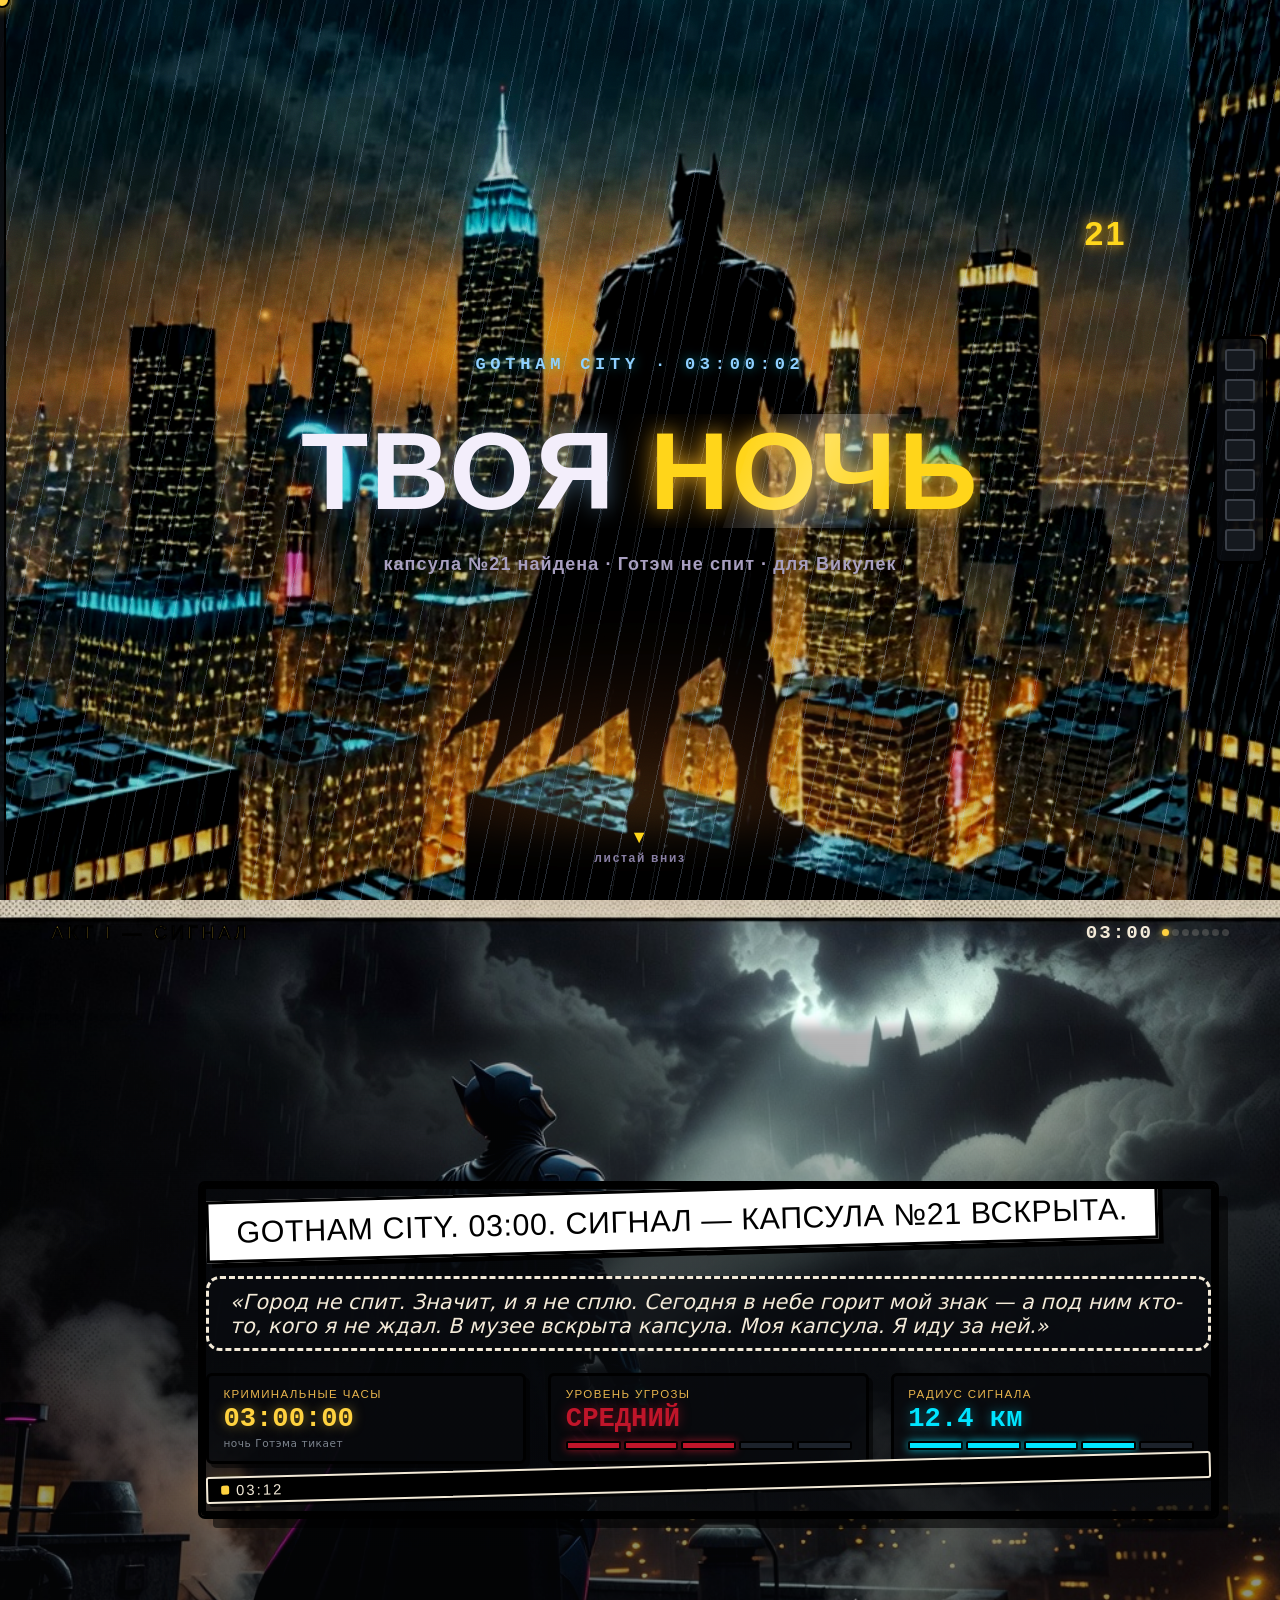
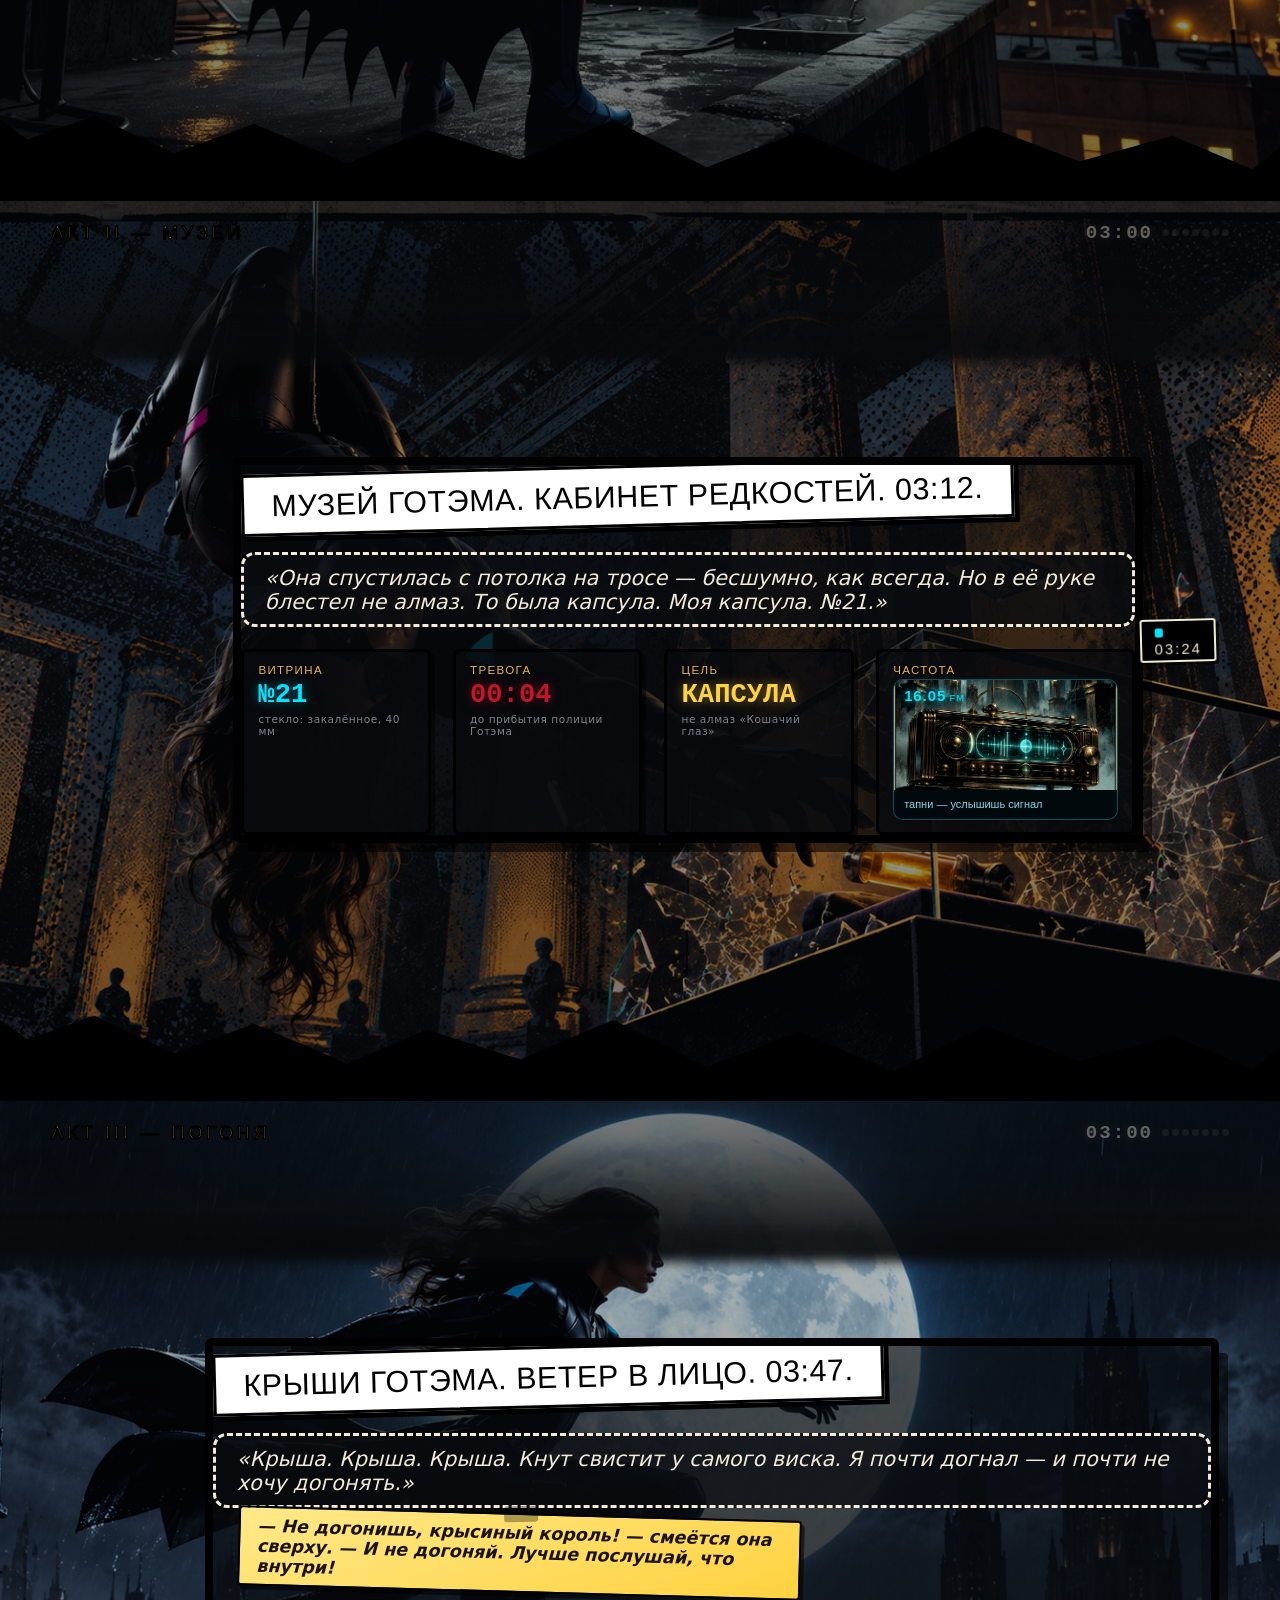
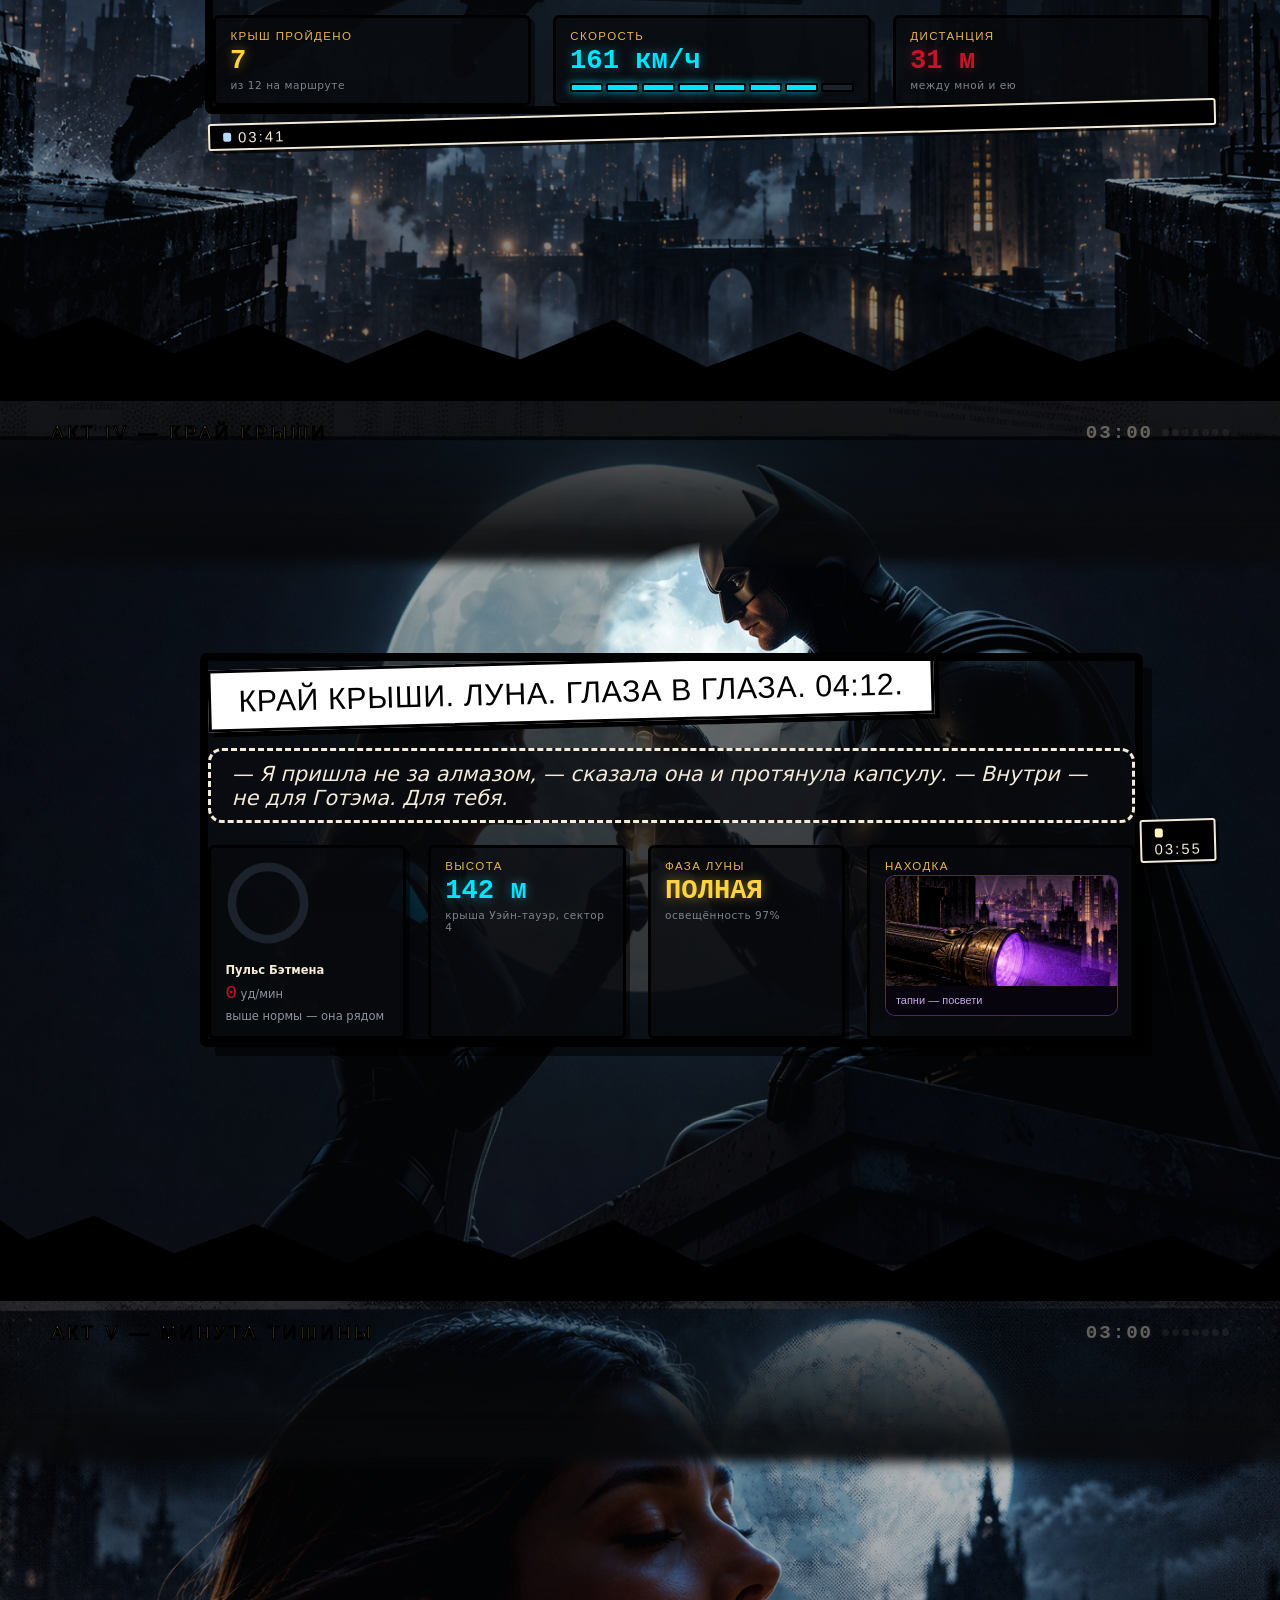
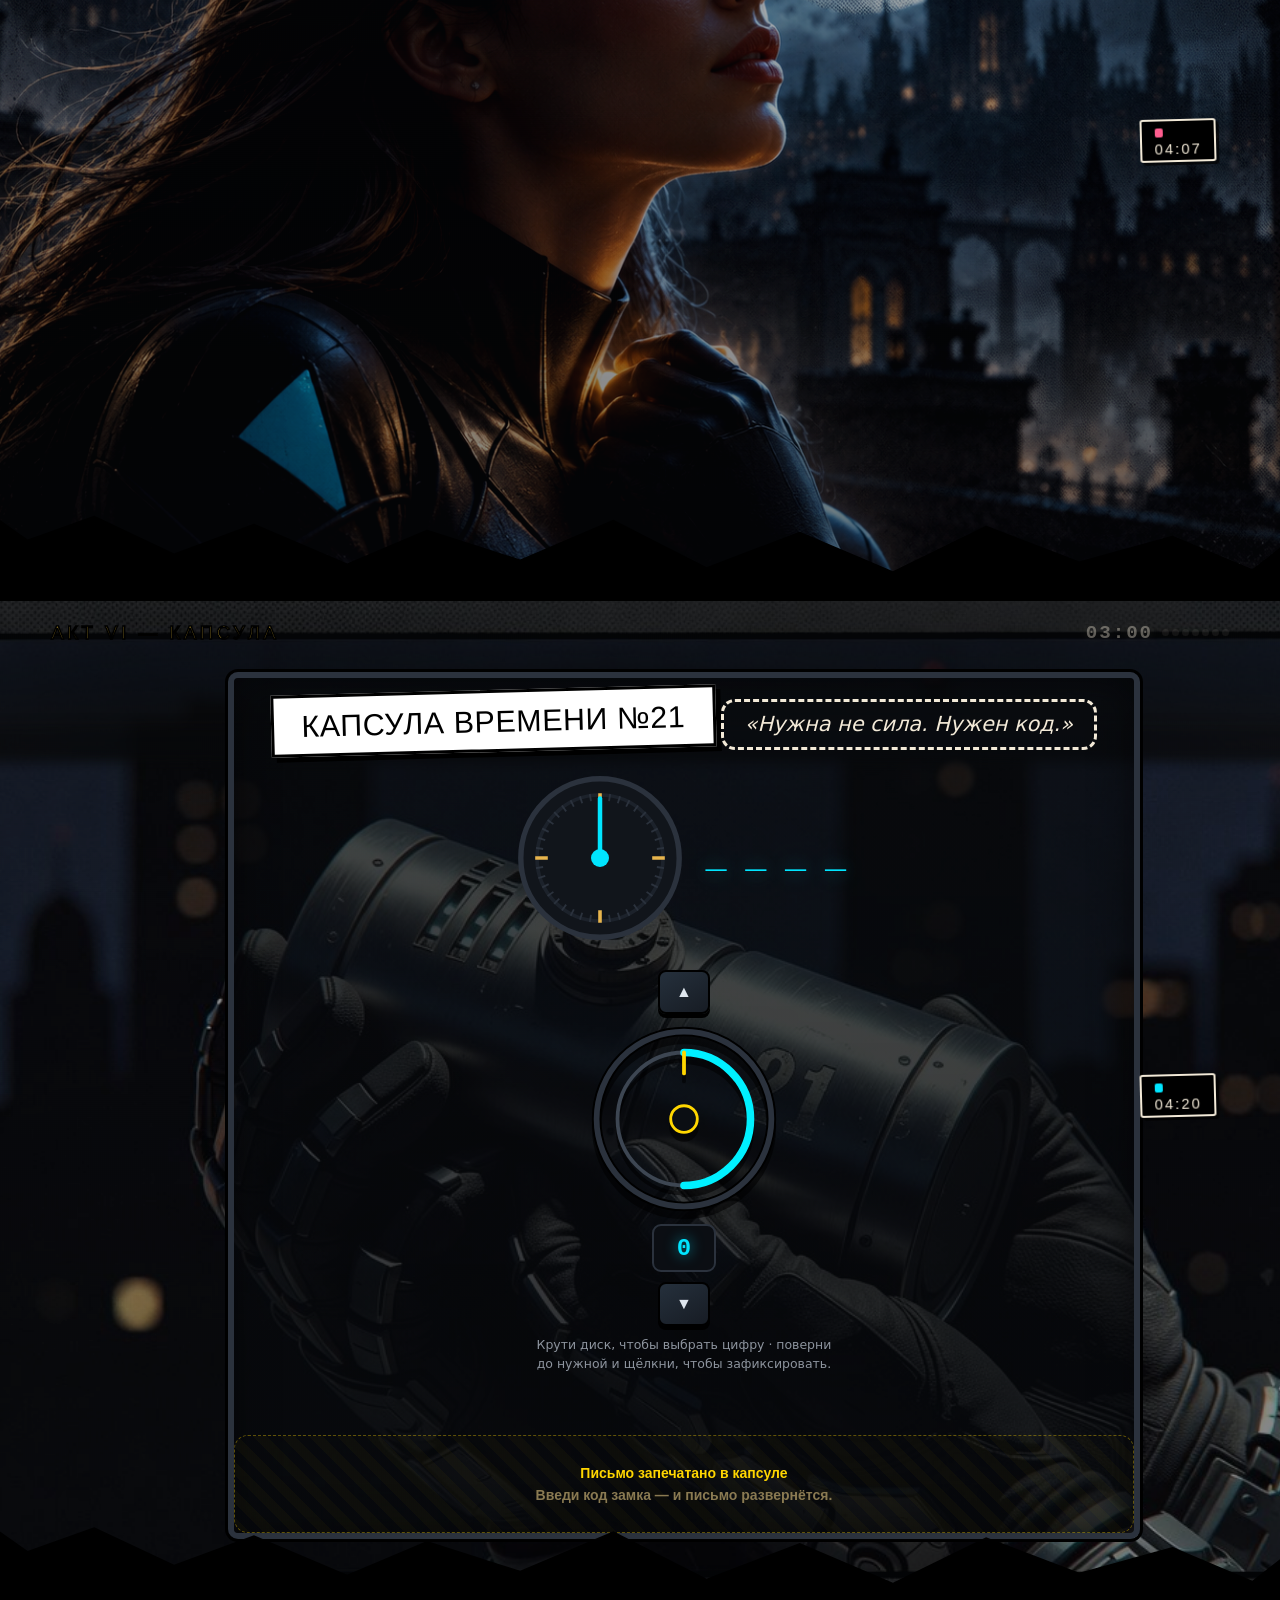
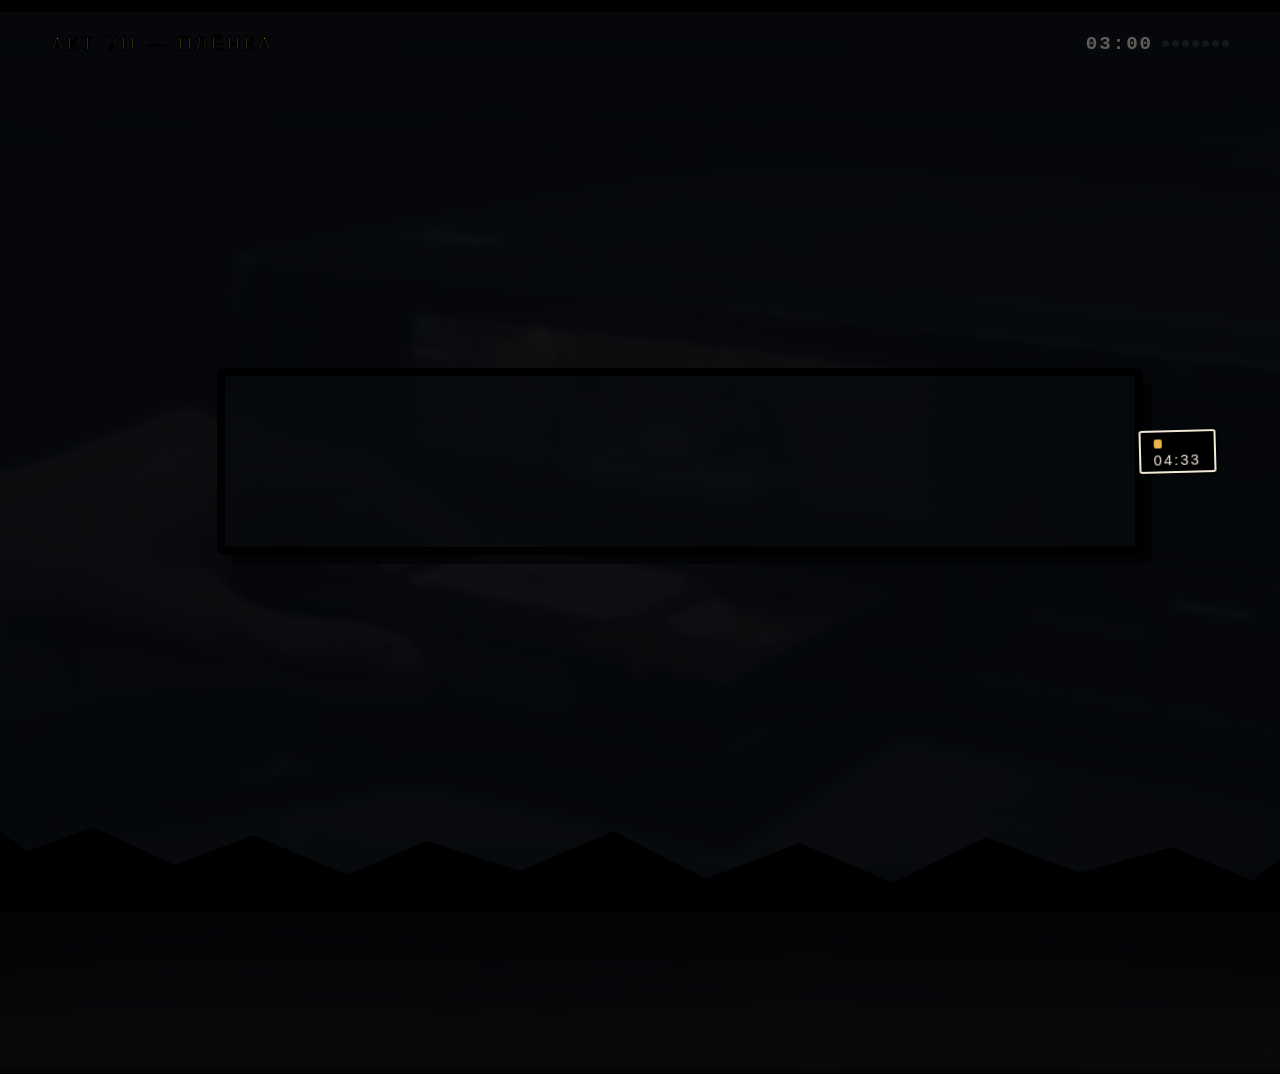
<file: gotham_night/code.html>
<!DOCTYPE html>
<html lang="ru">
<head>
<meta charset="UTF-8">
<meta name="viewport" content="width=device-width, initial-scale=1.0">
<title>GOTHAM CITY. Одна ночь. — Викулек №21</title>
<style>
/* ============ КОМИКС-ДВИЖОК ============ */
:root{
  --ink:#0b0d10;
  --paper:#f3ead8;
  --signal:#ffd23f;
  --neon:#00e5ff;
  --blood:#c0152a;
  --gold:#e8b54d;
}
*{margin:0;padding:0;box-sizing:border-box}
html{scroll-behavior:auto}
body{
  background:#000;
  color:var(--paper);
  font-family:"Comic Sans MS","Segoe UI",system-ui,sans-serif;
  overflow-x:hidden;
}
.scene{
  min-height:100vh;
  display:flex;
  align-items:center;
  justify-content:center;
  position:relative;
  padding:8vh 5vw;
}
/* шов-разрыв между актами: чёрная полоса с рваным комиксным краем */
.scene::after{
  content:"";
  position:absolute;left:-2%;right:-2%;bottom:-1px;height:11vh;
  background:#000;
  clip-path:polygon(0 0,4% 38%,9% 14%,15% 52%,21% 22%,28% 62%,34% 28%,41% 58%,48% 18%,55% 66%,62% 30%,69% 70%,76% 24%,83% 60%,90% 34%,96% 68%,100% 26%,100% 101%,0 101%);
  z-index:9;pointer-events:none;
}
/* страница комикса */
.page{
  width:100%;
  max-width:1100px;
  position:relative;
  z-index:2;
  will-change:transform,opacity;
}
/* ===== ЗАСТАВКА: GOTHAM CITY · ТВОЯ НОЧЬ · 21 ===== */
.prolog{
  min-height:100vh;
  display:flex;flex-direction:column;align-items:center;justify-content:center;
  position:relative;overflow:hidden;padding:10vh 5vw;
  background:linear-gradient(165deg,#05060c 0%,#0b0e18 45%,#141427 100%);
}
/* сцена: арт заставки, параллакс bg/fg */
.prolog-scene{position:absolute;inset:0;z-index:0;overflow:hidden;perspective:1200px;perspective-origin:50% 45%;animation:prologKenburns 30s ease-in-out infinite alternate}
@keyframes prologKenburns{
  0%{transform:scale(1.00) translate3d(0,0,0) rotateY(0deg) rotateX(0deg)}
  50%{transform:scale(1.04) translate3d(-0.7%,-0.5%,0) rotateY(0.9deg) rotateX(-0.5deg)}
  100%{transform:scale(1.07) translate3d(-1.4%,-1.1%,0) rotateY(1.6deg) rotateX(-0.8deg)}
}
.prolog-video{position:absolute;inset:0;width:100%;height:100%;object-fit:cover;object-position:center bottom;
  filter:brightness(.78) contrast(1.12) saturate(1.06);
  transform:translateZ(-60px) scale(1.09);transform-style:preserve-3d}

/* 3D-блики окон: светящиеся точки на разной глубине Z */
.prolog-depth{position:absolute;inset:0;z-index:0;pointer-events:none;transform-style:preserve-3d}
.prolog-depth span{position:absolute;border-radius:50%;mix-blend-mode:screen;
  background:radial-gradient(circle,rgba(255,200,100,.9) 0%,rgba(255,160,40,.3) 40%,transparent 70%);
  animation:dFlick 4s ease-in-out infinite}
.prolog-depth .d1{left:20%;top:34%;width:18px;height:18px;transform:translateZ(40px);animation-delay:0s;animation-duration:3.2s}
.prolog-depth .d2{left:40%;top:44%;width:14px;height:14px;transform:translateZ(80px);animation-delay:.8s;animation-duration:4.5s}
.prolog-depth .d3{left:60%;top:34%;width:16px;height:16px;transform:translateZ(60px);animation-delay:1.6s;animation-duration:3.8s}
.prolog-depth .d4{left:28%;top:54%;width:12px;height:12px;transform:translateZ(100px);animation-delay:2.2s;animation-duration:5.1s}
@keyframes dFlick{0%,100%{opacity:.85;transform:translateZ(var(--z,40px)) scale(1)}50%{opacity:.3;transform:translateZ(var(--z,40px)) scale(.7)}}
/* дождь: два слоя, разная скорость = глубина */
.prolog-rain,.prolog-rain2{position:absolute;inset:-30% -30%;z-index:0;pointer-events:none}
.prolog-rain{opacity:.35;background-image:repeating-linear-gradient(102deg,transparent 0 3px,rgba(185,215,255,.55) 3px 4px,transparent 4px 22px);animation:prologRain .45s linear infinite}
.prolog-rain2{opacity:.20;background-image:repeating-linear-gradient(100deg,transparent 0 4px,rgba(200,225,255,.45) 4px 5px,transparent 5px 38px);animation:prologRain2 .75s linear infinite}
@keyframes prologRain {from{transform:translate3d(0,0,0)}to{transform:translate3d(-60px,300px,0)}}
@keyframes prologRain2{from{transform:translate3d(0,0,0)}to{transform:translate3d(-34px,300px,0)}}
/* === ВСПЫШКИ МОЛНИЙ === два удара с ветвями, раз в 9с */
.prolog-flash{position:absolute;inset:0;z-index:0;pointer-events:none;opacity:0;
  background:
    radial-gradient(130% 90% at 58% 4%,rgba(200,225,255,.95),transparent 60%),
    radial-gradient(40% 50% at 62% 2%,rgba(255,255,255,.7),transparent 70%);
  animation:prologFlash 9s ease-in-out infinite;
  mix-blend-mode:screen;
}
@keyframes prologFlash{
  0%,86%,100%{opacity:0}
  87%{opacity:.75}87.5%{opacity:.05}88%{opacity:.55}88.5%{opacity:.1}89%{opacity:.4}90%{opacity:0}
}

/* === ПОДНИМАЮЩИЙСЯ ДЫМ === три слоя, плывут вверх + дрейф */
.prolog-smoke{position:absolute;inset:0;z-index:0;pointer-events:none;overflow:hidden}
.prolog-smoke span{position:absolute;border-radius:50%;filter:blur(28px);opacity:0;mix-blend-mode:screen}
.prolog-smoke span:nth-child(1){left:8%;bottom:-15%;width:340px;height:200px;
  background:radial-gradient(circle,rgba(120,160,220,.18),transparent 65%);
  animation:smokeRise1 14s ease-in-out infinite}
.prolog-smoke span:nth-child(2){left:38%;bottom:-15%;width:420px;height:260px;
  background:radial-gradient(circle,rgba(140,180,230,.14),transparent 65%);
  animation:smokeRise2 18s ease-in-out 3s infinite}
.prolog-smoke span:nth-child(3){left:68%;bottom:-15%;width:360px;height:220px;
  background:radial-gradient(circle,rgba(255,180,90,.12),transparent 65%);
  animation:smokeRise3 16s ease-in-out 6s infinite}
.prolog-smoke span:nth-child(4){left:22%;bottom:-15%;width:280px;height:180px;
  background:radial-gradient(circle,rgba(100,140,200,.12),transparent 65%);
  animation:smokeRise1 20s ease-in-out 9s infinite}
.prolog-smoke span:nth-child(5){left:82%;bottom:-15%;width:300px;height:190px;
  background:radial-gradient(circle,rgba(255,170,80,.10),transparent 65%);
  animation:smokeRise2 15s ease-in-out 12s infinite}
@keyframes smokeRise1{
  0%{transform:translateY(0) translateX(0) scale(.7);opacity:0}
  20%{opacity:.6}
  100%{transform:translateY(-85vh) translateX(40px) scale(1.4);opacity:0}
}
@keyframes smokeRise2{
  0%{transform:translateY(0) translateX(0) scale(.6);opacity:0}
  25%{opacity:.5}
  100%{transform:translateY(-80vh) translateX(-30px) scale(1.3);opacity:0}
}
@keyframes smokeRise3{
  0%{transform:translateY(0) translateX(0) scale(.8);opacity:0}
  30%{opacity:.55}
  100%{transform:translateY(-78vh) translateX(50px) scale(1.5);opacity:0}
}

/* === ПУЗЫРЬ ЗАРЕВА === пульсирующее свечение на горизонте */
.prolog-glow{position:absolute;z-index:0;pointer-events:none;
  left:50%;bottom:8%;transform:translateX(-50%);
  width:70vw;height:30vh;
  background:radial-gradient(ellipse 60% 100% at 50% 100%,
    rgba(255,160,60,.22) 0%,
    rgba(255,120,30,.12) 30%,
    rgba(200,80,20,.06) 55%,
    transparent 75%);
  filter:blur(20px);
  mix-blend-mode:screen;
  animation:prologGlow 6s ease-in-out infinite;
}
@keyframes prologGlow{
  0%,100%{opacity:.7;transform:translateX(-50%) scale(1)}
  50%{opacity:1;transform:translateX(-50%) scale(1.08)}
}
/* неон «21» — мерцает как битый */
.prolog-neon{position:absolute;z-index:1;right:12%;top:24%;pointer-events:none;font:800 clamp(20px,3vw,34px)/1 "Impact","Arial Black",sans-serif;color:#ffd51a;letter-spacing:.06em;text-shadow:0 0 12px rgba(255,190,40,.9),0 0 32px rgba(255,160,20,.55),0 0 60px rgba(255,120,10,.3);animation:prologNeon 4.2s steps(1) infinite}
@keyframes prologNeon{0%,100%{opacity:.92}6%{opacity:.45}8%{opacity:.9}12%{opacity:.6}14%{opacity:.95}46%{opacity:.85}48%{opacity:.4}50%{opacity:.95}82%{opacity:.7}84%{opacity:.95}}
/* зерно плёнки */
.prolog-grain{position:absolute;inset:0;z-index:1;pointer-events:none;opacity:.45;background-image:url('data:image/svg+xml;utf8,<svg xmlns="http://www.w3.org/2000/svg" width="180" height="180"><filter id="n"><feTurbulence type="fractalNoise" baseFrequency="0.85" numOctaves="2"/></filter><rect width="180" height="180" filter="url(%23n)" opacity="0.5"/></svg>');mix-blend-mode:overlay;animation:prologGrain 1.2s steps(4) infinite}
@keyframes prologGrain{0%{transform:translate(0,0)}25%{transform:translate(-6px,3px)}50%{transform:translate(4px,-5px)}75%{transform:translate(-3px,-2px)}100%{transform:translate(0,0)}}
/* виньетка */
.prolog-vignette{position:absolute;inset:0;z-index:1;pointer-events:none;background:radial-gradient(120% 100% at 50% 45%,transparent 55%,rgba(0,0,0,.55) 100%)}
.prolog-copy{position:relative;z-index:2;text-align:center;margin-top:3.5vh}
.prolog-kicker{
  font:700 clamp(13px,1.6vw,17px)/1.3 "Orbitron",monospace;color:#8fd0ff;
  letter-spacing:.28em;text-transform:uppercase;margin:0;
  text-shadow:0 0 12px rgba(0,229,255,.55);
  animation:prologRise 1.1s cubic-bezier(.2,.8,.2,1) .15s both;
}
.prolog-title{
  font:800 clamp(44px,9vw,110px)/1.04 "Impact","Arial Black",sans-serif;
  color:#f3eefb;margin:.35em 0 .2em;letter-spacing:.02em;
  text-shadow:0 0 22px rgba(143,208,255,.4);position:relative;overflow:hidden;
  animation:prologTitle 1.5s cubic-bezier(.16,.9,.24,1) .3s both;
}
.prolog-title em{font-style:normal;color:#ffd51a;text-shadow:0 0 20px rgba(255,190,40,.8),0 0 40px rgba(255,160,20,.4);animation:prologGlow 3.4s ease-in-out infinite}
.prolog-sub{
  font:600 clamp(13px,1.8vw,18px)/1.5 "Montserrat",sans-serif;color:#a89fc0;
  letter-spacing:.06em;margin:0;
  animation:prologRise 1.1s cubic-bezier(.2,.8,.2,1) .75s both;
}
@keyframes prologRise{from{opacity:0;transform:translateY(18px);filter:blur(5px)}to{opacity:1;transform:none;filter:none}}
@keyframes prologTitle{from{opacity:0;transform:translateY(26px) scale(.985);filter:blur(8px)}to{opacity:1;transform:none;filter:none}}
@keyframes prologGlow{0%,100%{text-shadow:0 0 20px rgba(255,190,40,.8),0 0 40px rgba(255,160,20,.4)}50%{text-shadow:0 0 28px rgba(255,200,60,1),0 0 60px rgba(255,160,20,.6)}}
.prolog-title::after{content:"";position:absolute;top:0;bottom:0;width:22%;background:linear-gradient(100deg,transparent,rgba(255,255,255,.28),transparent);transform:translateX(-160%) skewX(-18deg);animation:prologShine 7s ease-in-out 2.4s infinite}
@keyframes prologShine{0%{transform:translateX(-160%) skewX(-18deg)}28%{transform:translateX(560%) skewX(-18deg)}100%{transform:translateX(560%) skewX(-18deg)}}
.prolog-scroll{
  position:absolute;bottom:4vh;left:50%;transform:translateX(-50%);
  display:flex;flex-direction:column;align-items:center;gap:6px;z-index:2;
  color:#8a80a5;font:600 12px/1 "Montserrat",sans-serif;letter-spacing:.14em;
  animation:prologBounce 2.2s ease-in-out infinite;
}
.prolog-arrow{font-size:18px;color:#ffd51a}
@keyframes prologBounce{0%,100%{transform:translateX(-50%) translateY(0)}50%{transform:translateX(-50%) translateY(6px)}}
/* панель с чернильной рамкой */
.panel{
  border:5px solid #000;
  border-radius:4px;
  position:relative;
  overflow:hidden;
  box-shadow:0 0 0 3px #000, 12px 12px 0 0 rgba(0,0,0,.55);
}
/* ============ ФИЛЬМ-СТРИП НАВИГАЦИЯ ============ */
.filmstrip{
  position:fixed;right:14px;top:50%;transform:translateY(-50%);
  display:flex;flex-direction:column;gap:8px;z-index:50;
  background:rgba(10,12,16,.88);border:3px solid #000;border-radius:8px;
  padding:10px 8px;
}
.filmstrip .frame{
  width:30px;height:22px;border:2px solid #3a3f48;border-radius:3px;
  background:#15191f;cursor:pointer;position:relative;
  transition:all .35s ease;
  font-size:0;
}
.filmstrip .frame.on{
  border-color:var(--signal);background:#241d08;
  box-shadow:0 0 12px rgba(255,210,63,.55);
  transform:scale(1.18);
}
.filmstrip .frame:hover{border-color:var(--paper)}
.filmstrip .frame.on::after{color:var(--signal)}
/* ============ АКТ 6: КАПСУЛА ============ */
.scene[data-act="6"]{background:linear-gradient(150deg,#14181f,#0a0c10)}
.safe-door{
  border:6px solid #2b323d;border-radius:10px;
  background:linear-gradient(150deg,#1d232c,#11151b);
  box-shadow:inset 0 0 40px rgba(0,0,0,.8), 0 0 0 3px #000;
}
/* ===== АКТ 6: анимация вскрытия капсулы ===== */
.safe-door.open{box-shadow:inset 0 0 70px rgba(255,210,63,.28),0 0 0 3px #000}
.safe-door.bad{animation:capShake .45s ease}
@keyframes capShake{0%,100%{transform:translateX(0)}20%{transform:translateX(-9px)}40%{transform:translateX(8px)}60%{transform:translateX(-6px)}80%{transform:translateX(4px)}}
.capsule-burst{position:absolute;inset:0;z-index:6;pointer-events:none;visibility:hidden;overflow:visible}
.capsule-burst.go{visibility:visible}
.capsule-burst.go .capsule-video{opacity:1}
.capsule-burst .sheet{
  position:absolute;left:28%;right:28%;top:60%;z-index:12;
  background:rgba(243,234,216,.92);color:#191307;border-radius:6px;
  padding:10px 14px;text-align:center;font-family:'Georgia',serif;
  box-shadow:0 2px 16px rgba(0,0,0,.5);
  transform:translateY(120%);opacity:0;
  transition:transform .7s cubic-bezier(.16,1,.3,1) .4s, opacity .5s ease .4s}
.capsule-burst.go .sheet{transform:translateY(0);opacity:1}
.capsule-burst.done .sheet{transform:translateY(0);opacity:1}
.capsule-burst .sheet b{display:block;font-size:1em;color:#8a1c24;letter-spacing:.05em}
.capsule-burst .sheet span{display:block;font-size:.75em;color:#4a4030;margin-top:2px}
/* взаимодействия: пульс ячеек, свечение диска */
.dial .dcell{transition:color .2s ease,text-shadow .2s ease,transform .15s ease}
.dial .dcell:hover{color:var(--signal);text-shadow:0 0 18px rgba(255,210,63,.85);transform:scale(1.15)}
.dial .dcell.filled{color:var(--signal);text-shadow:0 0 16px rgba(255,210,63,.8);animation:cellPop .35s cubic-bezier(.2,1.6,.4,1)}
@keyframes cellPop{0%{transform:scale(1)}55%{transform:scale(1.35)}100%{transform:scale(1)}}
.rotor-disc{transition:filter .3s ease}
.rotor-disc:hover{filter:drop-shadow(0 0 14px rgba(0,229,255,.6))}
.rotor-disc.dragging{cursor:grabbing;filter:drop-shadow(0 0 18px rgba(255,210,63,.75))}
.dial{
  font-size:2.2rem;letter-spacing:.35em;font-weight:700;color:var(--neon);
  text-shadow:0 0 18px rgba(0,229,255,.65);
  font-family:"Consolas","Courier New",monospace;
}
/* ===== АКТ 6: вращающийся циферблат кодового замка ===== */
.dial .dcell{display:inline-block;min-width:.9em;text-align:center;transition:color .2s ease,text-shadow .2s ease}
.dial .dcell:not(:last-child){margin-right:.18em}
.rotor-wrap{display:flex;flex-direction:column;align-items:center;gap:10px;margin:1.4em auto 0;max-width:300px}
.rotor-disc{width:190px;height:190px;cursor:grab;border-radius:50%;outline-offset:4px}
.rotor-disc:active{cursor:grabbing}
.rotor-disc:focus-visible{outline:3px solid #00f0ff}
.rotor-svg{width:100%;height:100%;display:block;filter:drop-shadow(0 8px 0 rgba(0,0,0,.55))}
.rotor-readout{
  font-family:"Orbitron","Consolas",monospace;font-size:1.5rem;font-weight:700;color:var(--neon);
  text-shadow:0 0 14px rgba(0,229,255,.6);min-height:1.2em;text-align:center;
  border:2px solid #2b323d;border-radius:9px;background:#0b0e13;padding:.35em .8em;min-width:64px;
}
.rotor-reading-box{display:flex;align-items:center;gap:10px;justify-content:center;flex-wrap:wrap}
.rotor-arrow{
  border:2px solid #000;background:linear-gradient(150deg,#25303c,#171c24);color:#dfe6ee;
  font-size:1rem;cursor:pointer;padding:.5em .8em;border-radius:8px;min-width:52px;min-height:44px;
  box-shadow:0 4px 0 #000;transition:transform .12s ease;
}
.rotor-arrow:hover{transform:translateY(-2px)}
.rotor-arrow:active{transform:translateY(1px);box-shadow:none}
#safeGaugeLegend{font-size:.78rem;color:#8d949e;line-height:1.5;max-width:42ch;text-align:center}
/* ============ ТИПОГРАФИКА КОМИКСА ============ */
.caption{
  font-family:"Impact","Haettenschweiler","Arial Black",sans-serif;
  text-transform:uppercase;
  background:#fff;color:#000;
  padding:.35em .9em;border:3px solid #000;
  display:inline-block;
  transform:rotate(-1.5deg);
  box-shadow:5px 5px 0 #000;
  font-size:clamp(1.1rem,2.4vw,1.9rem);
  letter-spacing:.02em;
}
.thought{
  border:3px dashed var(--paper);background:rgba(10,12,16,.75);
  color:var(--paper);padding:.5em 1em;border-radius:14px;
  font-style:italic;font-size:clamp(.95rem,1.8vw,1.3rem);
  display:inline-block;
}
.sound{
  font-family:"Impact",sans-serif;text-transform:uppercase;
  font-size:clamp(2rem,6vw,5rem);color:var(--signal);
  -webkit-text-stroke:3px #000;
  text-shadow:5px 5px 0 #000;
  transform:rotate(-4deg);display:inline-block;
}
.act-tag{
  position:absolute;top:2.4vh;left:4vw;z-index:3;
  font-family:"Impact",sans-serif;letter-spacing:.2em;
  color:var(--signal);-webkit-text-stroke:1.5px #000;
  font-size:clamp(.8rem,1.5vw,1.15rem);
}


/* ===== ГОЛОС КОШКИ: липкие записки ===== */
.cat-note{
  display:inline-block;position:relative;
  margin:.3em 0 0 1.4em;padding:.45em .95em;
  background:linear-gradient(160deg,#ffe98a,#ffd23f);
  color:#1a1305;font-style:italic;
  font-size:clamp(.85rem,1.5vw,1.1rem);font-weight:600;
  border:2px solid #000;border-radius:4px;
  box-shadow:3px 4px 0 rgba(0,0,0,.55);
  transform:rotate(1.6deg);
  max-width:min(46ch,90%);
}
.cat-note::before{
  content:"";position:absolute;left:50%;top:-9px;
  width:34px;height:16px;transform:translateX(-50%) rotate(-3deg);
  background:rgba(0,0,0,.32);border-radius:3px;
}

/* ===== ХРОНИКА ОДНОЙ НОЧИ: таймкод + капсула ===== */
.night-clock{
  position:absolute;top:2.4vh;right:4vw;z-index:3;
  display:flex;align-items:center;gap:.55em;
  font-family:"Consolas","Courier New",monospace;
}
.night-clock .tc{
  font-size:clamp(.85rem,1.6vw,1.2rem);font-weight:700;
  letter-spacing:.1em;color:var(--paper);
  text-shadow:0 0 10px rgba(243,234,216,.25);
}
.night-clock .tc-bar{
  position:relative;width:clamp(60px,9vw,130px);height:3px;
  background:rgba(243,234,216,.22);border-radius:2px;overflow:hidden;
}
.night-clock .tc-bar i{
  position:absolute;inset:0 auto 0 0;width:0%;
  background:linear-gradient(90deg,var(--neon),var(--signal));
  border-radius:2px;transition:width .8s cubic-bezier(.2,.85,.25,1);
}
.night-clock .tc-segs{
  display:flex;gap:3px;
}
.night-clock .tc-segs i{
  width:7px;height:7px;border-radius:50%;
  background:rgba(243,234,216,.18);
  transition:background .5s ease,box-shadow .5s ease;
}
.night-clock .tc-segs i.lit{
  background:var(--signal);
  box-shadow:0 0 7px rgba(255,210,63,.8);
}
/* значок капсулы — сквозной мотив всех актов */
.capsule-mark{
  display:inline-flex;align-items:center;gap:.4em;
  margin-left:.7em;padding:.18em .55em;
  border:1.5px solid #000;border-radius:99px;
  background:rgba(8,10,14,.72);
  font-size:.68rem;letter-spacing:.1em;
  color:#5a5344;
  transition:color .5s ease,border-color .5s ease,box-shadow .5s ease;
  vertical-align:middle;
}
.capsule-mark.on{
  color:var(--neon);border-color:var(--neon);
  box-shadow:0 0 10px rgba(0,229,255,.5);
}
.capsule-mark.hot{
  color:var(--signal);border-color:var(--signal);
  box-shadow:0 0 12px rgba(255,210,63,.75);
}
.capsule-mark::before{
  content:"C6";font-size:.8em;line-height:1;
}
/* АКТ 5: тишина */
.silence-breath{
  display:flex;align-items:center;justify-content:center;
  gap:1.2em;flex-wrap:wrap;margin-top:1.6em;
}
.silence-breath .glyph{
  width:52px;height:52px;flex:none;
}
.silence-breath .glyph circle{
  fill:none;stroke:var(--blood);stroke-width:6;
  stroke-linecap:round;stroke-dasharray:264;
  stroke-dashoffset:264;
  transform:rotate(-90deg);transform-origin:50% 50%;
  animation:breath 5.2s ease-in-out infinite;
}
@keyframes breath{
  0%,100%{stroke-dashoffset:264}
  50%{stroke-dashoffset:110}
}
.silence-breath .silence-txt{
  font-family:"Caveat","Comic Sans MS",cursive;font-style:italic;
  font-size:clamp(1.1rem,2.2vw,1.7rem);color:var(--paper);
  opacity:.85;
}

/* ============ ИНФОГРАФИКА ============ */
.info-row{
  display:flex;gap:clamp(10px,2vw,22px);flex-wrap:wrap;
  margin-top:1.4em;align-items:stretch;
}
.info-cell{
  flex:1 1 150px;
  background:rgba(8,10,14,.78);
  border:3px solid #000;border-radius:6px;
  padding:.7em .9em;
  box-shadow:4px 4px 0 rgba(0,0,0,.5);
  position:relative;overflow:hidden;
}
.info-cell .lbl{
  font-family:"Impact",sans-serif;text-transform:uppercase;letter-spacing:.12em;
  font-size:.72rem;color:var(--gold);margin-bottom:.3em;
}
.info-cell .val{
  font-family:"Consolas","Courier New",monospace;font-weight:700;
  font-size:clamp(1.1rem,2.2vw,1.7rem);color:var(--neon);
  text-shadow:0 0 12px rgba(0,229,255,.45);
}
.info-cell .val.warn{color:var(--blood);text-shadow:0 0 12px rgba(192,21,42,.5)}
.info-cell .val.gold{color:var(--signal);text-shadow:0 0 12px rgba(255,210,63,.5)}
.info-cell .sub{font-size:.66rem;color:#7d848e;margin-top:.25em;letter-spacing:.05em}
/* сегментный индикатор */
.segbar{display:flex;gap:3px;margin-top:.45em}
.segbar i{
  flex:1;height:9px;background:#1c222b;border:2px solid #000;border-radius:2px;
}
.segbar i.on{background:var(--neon);box-shadow:0 0 8px rgba(0,229,255,.7)}
.segbar i.on.hot{background:var(--blood);box-shadow:0 0 8px rgba(192,21,42,.7)}
/* круглая шкала */
.gauge{display:flex;align-items:center;gap:1em;flex-wrap:wrap}
.gauge .ring{flex:0 0 auto}
.gauge-legend{font-size:.72rem;color:#8d949e;line-height:1.5}
.gauge-legend b{color:var(--paper)}
/* VHS таймкод */
.timecode{
  font-family:"Consolas",monospace;font-size:clamp(1.4rem,3vw,2.2rem);
  color:var(--gold);letter-spacing:.12em;
  text-shadow:0 0 14px rgba(232,181,77,.55);
}
/* анимация набегания значений */
.pop{animation:pop .45s cubic-bezier(.2,1.4,.4,1) both}
@keyframes pop{from{transform:scale(.6);opacity:0}to{transform:scale(1);opacity:1}}

/* ===== АКТ 7: кнопка запуска ===== */
.scene-rest{
  position:absolute;inset:0;z-index:1;
  background:rgba(6,8,12,.78);
  backdrop-filter:blur(3px);
  transition:opacity .9s ease;
  pointer-events:none;
}
.scene[data-act="7"].started .scene-rest{opacity:0}
.scene[data-act="7"].capsule-open .scene-rest{opacity:0}
/* до ввода кода: капсула не открыта -> акт 7 заперт (кнопка скрыта) */
.scene[data-act="7"] .act7-cta{visibility:hidden}
.scene[data-act="7"].capsule-open .act7-cta{visibility:visible}
.scene[data-act="7"] .act7-cta .caption{box-shadow:5px 5px 0 #000}
/* до ввода кода видео статично и приглушено */
.scene[data-act="7"] video.scene-art{filter:brightness(.32) saturate(.5)}
.scene[data-act="7"].started video.scene-art{filter:none;transition:filter 1.1s ease}
.act7-cta{padding:.6em 0 .2em}
.act7-cta .caption{transition:transform .2s ease,box-shadow .2s ease}
.act7-cta .caption:hover{transform:rotate(-1.5deg) scale(1.04);box-shadow:7px 7px 0 #000}
.act7-cta .caption:active{transform:rotate(-1.5deg) scale(.97)}
.act7-cta.gone{display:none}
/* вступление: панель уже въехала по скроллу, даём финальный акцент */
.act7-cta.go .caption{
  animation:act7Go .8s cubic-bezier(.2,1.3,.4,1) both;
}
@keyframes act7Go{
  0%{transform:scale(1);box-shadow:5px 5px 0 #000}
  40%{transform:scale(1.16) rotate(2deg);box-shadow:0 0 0 6px rgba(0,229,255,.45),10px 10px 0 #000}
  100%{transform:scale(1) rotate(-1.5deg);box-shadow:5px 5px 0 #000}
}
/* кассетная вставка проявляется после вступления */
.act7-live{animation:shellRise .7s cubic-bezier(.2,.9,.3,1) both}
.act7-live[hidden]{display:none}

/* ===== РЕТРО-КАССЕТА (из разворота «Милка») ===== */
.cassette-shell{
  padding:30px 30px 24px;border-radius:18px;
  background:linear-gradient(160deg,#191524,#0c0a13);
  border:2px solid #3a4263;
  box-shadow:inset 0 1px 0 rgba(255,255,255,.07),0 14px 34px rgba(0,0,0,.5);
  transition:border-color .5s,box-shadow .5s;
}
.cassette-window{
  height:150px;border-radius:10px;margin-bottom:20px;position:relative;overflow:hidden;
  display:flex;justify-content:space-around;align-items:center;
  background:
    linear-gradient(180deg,rgba(0,240,255,.10),rgba(0,0,0,.35)),
    repeating-linear-gradient(0deg,rgba(255,255,255,.04) 0 2px,transparent 2px 5px);
  border:1px solid #3a4263;
}
.cassette-spool{
  width:84px;height:84px;border-radius:50%;border:5px solid #5c6a90;
  background:radial-gradient(circle at 50% 50%,#2a2436 0 42%,transparent 43%);
  position:relative;
  animation:spinTape 5s linear infinite;
  animation-play-state:paused;
  transition:border-color .5s;
}
.cassette-spool::after{
  content:"";position:absolute;inset:38%;border-radius:50%;
  background:#0a0812;border:2px solid #5c6a90;
}
.cassette-shell.playing .cassette-spool{animation-play-state:running;border-color:#00f0ff}
.cassette-shell.playing .cassette-spool::after{border-color:#00f0ff}
/* считыватель: горит только во время воспроизведения */
.cassette-head{
  position:absolute;left:50%;top:50%;transform:translate(-50%,-50%);
  width:96px;height:12px;border-radius:99px;
  background:#232032;border:1px solid #45507a;
  box-shadow:none;transition:box-shadow .4s,background .4s;
}
.cassette-shell.playing .cassette-head{
  background:#00f0ff;border-color:#00f0ff;
  box-shadow:0 0 14px rgba(0,240,255,.75),0 0 34px rgba(0,240,255,.35);
}
.cassette-label{
  background:linear-gradient(90deg,#00f0ff,#b388ff);color:#06040f;
  padding:12px 14px;border-radius:7px;text-align:center;
  font:800 14px/1.2 Syne,sans-serif;letter-spacing:.18em;text-transform:uppercase;
}
.cassette-shell.unlocked .cassette-label{background:linear-gradient(90deg,#ffd600,#ff9900)}
.cassette-shell.unlocked{
  border-color:#ffd600;
  box-shadow:0 0 0 1px rgba(255,214,0,.35),0 0 56px rgba(255,214,0,.18),0 14px 34px rgba(0,0,0,.5);
}
/* лента с субтитрами */
.tape-line{
  position:absolute;left:0;right:0;bottom:0;height:36px;
  display:flex;align-items:center;overflow:hidden;
  background:linear-gradient(0deg,rgba(6,4,14,.94),rgba(6,4,14,.55));
  border-top:1px solid rgba(255,255,255,.08);
}
.tape-line span{
  white-space:nowrap;padding-left:100%;
  font:600 13px/1 'Oswald',sans-serif;letter-spacing:.10em;color:#bfeaff;
  animation:tapeScroll 22s linear infinite;animation-play-state:paused;
}
.cassette-shell.playing .tape-line span{animation-play-state:running}
@keyframes tapeScroll{from{transform:translateX(0)}to{transform:translateX(-100%)}}

/* --- транспорт: play / rewind / прогресс --- */
.cassette-transport{display:flex;align-items:center;gap:18px;flex-wrap:wrap}
.tape-btn{
  min-width:64px;min-height:64px;flex:none;
  display:grid;place-items:center;gap:0;
  border-radius:999px;border:1px solid rgba(0,240,255,.5);
  background:rgba(0,240,255,.08);color:#00f0ff;cursor:pointer;
  font-size:22px;transition:background .2s,color .2s,transform .2s;
}
.tape-btn:hover:not(:disabled){background:#00f0ff;color:#06040f;transform:translateY(-2px)}
.tape-btn:disabled{opacity:.32;cursor:not-allowed}
.tape-progress{flex:1 1 180px;min-width:140px;display:grid;gap:7px}
.tape-bar{height:9px;border-radius:99px;background:rgba(255,255,255,.12);overflow:hidden}
.tape-bar i{
  display:block;height:100%;width:0%;border-radius:99px;
  background:linear-gradient(90deg,#00f0ff,#b388ff);transition:width .25s linear;
}
.tape-time{
  display:flex;justify-content:space-between;
  font:600 13px/1 'Oswald',sans-serif;letter-spacing:.08em;color:#7f8db0;
}
.tape-status{
  font:600 15px/1.5 Montserrat,sans-serif;color:#8fa3c4;
  border-left:3px solid rgba(0,240,255,.4);padding-left:14px;
}
.tape-status b{color:#00f0ff;font-weight:700}
.cassette-shell.unlocked .tape-status{border-left-color:rgba(255,214,0,.5)}
.cassette-shell.unlocked .tape-status b{color:#ffd600}

/* --- замок до ввода кода --- */
.milka-lock{
  border:1px dashed rgba(0,240,255,.45);border-radius:16px;padding:22px 24px;
  display:flex;align-items:center;gap:20px;flex-wrap:wrap;
  background:rgba(0,240,255,.04);
}
.milka-lock .lock-ico{
  width:58px;height:58px;flex:none;border-radius:14px;display:grid;place-items:center;
  background:rgba(0,240,255,.12);color:#00f0ff;font-size:24px;
}
.milka-lock .lock-txt{flex:1 1 220px;min-width:190px}
.milka-lock .lock-txt b{display:block;color:#fff;font:700 17px/1.3 Syne,sans-serif;margin-bottom:5px}
.milka-lock .lock-txt span{color:#8fa3c4;font:500 14.5px/1.5 Montserrat,sans-serif}
.milka-lock .lock-txt b em{color:#00f0ff;font-style:normal}
/* --- переход «после ввода кода»: блок ввода растворяется --- */
.milka-lock{
  transition:opacity .55s ease,transform .55s ease,border-color .55s ease;
}
.milka-lock.melting{
  opacity:0;transform:scale(.96) translateY(-8px);pointer-events:none;
}
.cassette-shell{
  transition:opacity .5s ease;
}
.cassette-shell.unlocked{
  animation:shellRise .7s cubic-bezier(.2,.9,.3,1) both;
}
@keyframes shellRise{
  from{opacity:.25;transform:translateY(14px) scale(.985);filter:brightness(.7)}
  to{opacity:1;transform:none;filter:none}
}
.milka-body.show{
  animation:shellRise .7s cubic-bezier(.2,.9,.3,1) both;
}
/* ===== АКТ 7: выбор кассеты + плеер ===== */
.cassette-pick-head{font:700 15px/1.5 'Montserrat',sans-serif;color:#cfc7e0;
  margin:0 0 1.1em;text-align:center}
.cassette-pick-grid{display:grid;grid-template-columns:repeat(auto-fit,minmax(200px,1fr));
  gap:16px;max-width:560px;margin:0 auto}
.cassette-card{display:flex;flex-direction:column;align-items:center;gap:6px;
  padding:20px 16px 18px;background:linear-gradient(160deg,#14121e,#0a0a10);
  border:2px solid rgba(255,214,0,.28);border-radius:14px;cursor:pointer;
  transition:transform .18s ease,box-shadow .18s ease,border-color .18s ease;color:#e9e3f5}
.cassette-card:hover{transform:translateY(-3px);border-color:#ffd600;
  box-shadow:0 10px 0 0 rgba(0,0,0,.45),0 0 0 2px rgba(255,214,0,.35)}
.cassette-card:active{transform:translateY(-1px)}
.cassette-card:focus-visible{outline:3px solid #00f0ff;outline-offset:2px}
.cassette-card-ico{font-size:30px;line-height:1;filter:drop-shadow(0 3px 0 rgba(0,0,0,.5))}
.cassette-card-name{font:800 17px/1.2 'Syne',sans-serif;color:#ffd600;letter-spacing:.02em}
.cassette-card-sub{font:500 12px/1.3 'Montserrat',sans-serif;color:#8f86a8}
.cassette-pick-hint{margin:1.3em auto 0;max-width:46ch;text-align:center;
  color:#9a90b4;font:500 13px/1.5 'Montserrat',sans-serif;min-height:1.4em}
/* плеер */
.tape-player{max-width:560px;margin:1.4em auto 0}
.tape-face{background:linear-gradient(160deg,#1a1626,#0c0b12);border:2px solid #000;
  border-radius:12px;padding:16px 20px;position:relative;overflow:hidden;
  box-shadow:0 0 0 3px #000,0 10px 0 0 rgba(0,0,0,.5)}
.tape-face-label{display:block;font:700 13px/1 'Syne',sans-serif;color:#ffd600;
  letter-spacing:.12em;text-transform:uppercase;text-align:center;margin-bottom:12px}
.tape-face-spool{position:absolute;top:16px;width:26px;height:26px;border:4px solid #322848;
  border-radius:50%;background:radial-gradient(circle,#0a0a10 30%,#1a1626 62%);
  animation:spoolSpin 3.2s linear infinite}
.tape-face-spool.spool-l{left:22px}
.tape-face-spool.spool-r{right:22px}
@keyframes spoolSpin{to{transform:rotate(360deg)}}
.tape-face .tape-line{background:rgba(0,0,0,.45);border:1px solid rgba(255,255,255,.08);
  border-radius:6px;padding:8px 10px;overflow:hidden;white-space:nowrap}
.tape-face .tape-line span{display:inline-block;color:#e8b54d;font:600 12px/1.2 'Orbitron',monospace;
  letter-spacing:.18em;white-space:nowrap}
.tape-controls{display:flex;align-items:center;gap:12px;margin-top:14px;justify-content:center}
.tape-progress{flex:1;min-width:120px}
.tape-bar{height:8px;border-radius:99px;background:rgba(255,255,255,.1);border:1px solid rgba(255,255,255,.12);overflow:hidden}
.tape-bar i{display:block;height:100%;width:0%;background:linear-gradient(90deg,#00f0ff,#ffd600);transition:width .2s linear}
.tape-time{display:flex;justify-content:space-between;color:#8f86a8;font:600 12px/1 'Orbitron',monospace;margin-top:5px}
.tape-player .tape-status{text-align:center;color:#cfc7e0;font:500 13px/1.5 'Montserrat',sans-serif;
  min-height:1.5em;margin-top:12px}
.tape-screen{margin-top:16px;border:2px solid #000;border-radius:10px;overflow:hidden;
  background:#000;box-shadow:0 0 0 3px #000,0 10px 0 0 rgba(0,0,0,.5)}
.tape-video{display:block;width:100%;aspect-ratio:16/9;background:#000}
#tapeBackBtn{display:block;margin:1.1em auto 0}
@media(max-width:520px){
  .cassette-pick-grid{grid-template-columns:1fr;max-width:280px}
}
#pinMilkaInput{
  width:160px;font-family:'Orbitron',monospace;font-size:26px;letter-spacing:.36em;
  text-align:center;padding:14px 6px;border-radius:11px;
  background:rgba(0,0,0,.5);border:1px solid rgba(0,240,255,.55);color:#00f0ff;
}
#pinMilkaInput:focus-visible{outline:3px solid #00f0ff;outline-offset:2px}
#pinMilkaInput.bad{animation:pinShake .4s}
@keyframes pinShake{
  0%,100%{transform:translateX(0)}
  20%{transform:translateX(-7px)}40%{transform:translateX(6px)}
  60%{transform:translateX(-4px)}80%{transform:translateX(3px)}}
.pin-go{
  min-width:64px;min-height:64px;border-radius:14px;cursor:pointer;
  border:1px solid #00f0ff;background:#00f0ff;color:#06040f;
  font:800 16px/1 Syne,sans-serif;letter-spacing:.06em;
}
.pin-go:hover{filter:brightness(1.12)}

/* --- правая страница: письмо --- */
.milka-portrait{
  width:100%;max-height:26vh;object-fit:cover;border-radius:16px;
  border:1px solid rgba(255,255,255,.16);
}
.milka-letter-head{display:flex;align-items:baseline;gap:14px;flex-wrap:wrap;margin:12px 0 4px}
.milka-letter-head h3{
  font:800 clamp(26px,3vw,34px)/1.08 Syne,sans-serif;color:#ffd600;margin:0;
}
.milka-fact{
  margin-left:auto;flex:none;
  border:1px solid rgba(255,214,0,.4);border-radius:999px;padding:7px 14px;
  color:#ffd600;font:700 12px/1.3 Oswald,sans-serif;letter-spacing:.12em;text-transform:uppercase;
}
.milka-byline{color:#8fa3c4;font:600 12.5px/1.5 Oswald,sans-serif;letter-spacing:.14em;text-transform:uppercase;margin:0 0 16px}
.milka-body{display:none}
.milka-body.show{display:block}
/* ---- письмо пишется каллиграфическим почерком, строка за строкой ---- */
.milka-body .line{
  display:block;overflow:hidden;
  font:700 clamp(19px,2vw,23px)/1.75 'Caveat',cursive;
  color:#ffe9b8;margin:0 0 6px;white-space:pre-wrap;
}
.milka-body .line::after{
  content:'';display:inline-block;width:2px;height:1.05em;
  background:#ffd600;margin-left:2px;transform:translateY(.14em);
  animation:penBlink .8s steps(1,end) infinite;
}
@keyframes penBlink{0%,49%{opacity:1}50%,100%{opacity:0}}
.milka-body .line.done::after{display:none}
.milka-body .line.writing{
  border-right:0;
  animation:penIn .55s cubic-bezier(.22,.9,.3,1) both;
}
@keyframes penIn{from{max-width:0;opacity:.15}to{max-width:100%;opacity:1}}
.milka-body .sign{
  font:700 italic clamp(26px,2.8vw,34px)/1 'Caveat',cursive;
  color:#ff9900;margin:20px 0 4px;
  opacity:0;
}
.milka-body .sign.show{animation:signDraw .8s cubic-bezier(.3,.9,.3,1) both}
/* --- переход «после письма»: проявляется путь к альбому --- */
.milka-body .to-album{
  display:none;margin-top:22px;padding:12px 20px;border-radius:12px;
  text-decoration:none;width:fit-content;
  border:1px solid rgba(0,240,255,.4);background:rgba(0,240,255,.07);
  color:#00f0ff;font:700 14px/1 Syne,sans-serif;letter-spacing:.12em;
  transition:background .25s,border-color .25s,transform .25s;
}
.milka-body .to-album.show{display:inline-flex;align-items:center;gap:10px;
  animation:signDraw .9s cubic-bezier(.3,.9,.3,1) both}
.milka-body .to-album:hover{background:rgba(0,240,255,.16);border-color:#00f0ff;transform:translateY(-2px)}
.milka-body .to-album i{font-size:12px;animation:arrowBob 1.6s ease-in-out infinite}
@keyframes arrowBob{0%,100%{transform:translateY(0)}50%{transform:translateY(3px)}}
@keyframes signDraw{from{opacity:0;transform:scale(.94) translateY(8px)}to{opacity:1;transform:none}}
.milka-rule{height:1px;background:rgba(255,255,255,.12);margin:20px 0}
.milka-note{color:#6f6c84;font:500 12.5px/1.6 Montserrat,sans-serif;margin:0}

/* печать на письме до ввода кода: рамка видна, текста нет */
.milka-sealed{
  margin-top:18px;padding:26px 22px;border-radius:14px;text-align:center;
  border:1px dashed rgba(255,214,0,.35);
  background:repeating-linear-gradient(45deg,rgba(255,214,0,.03) 0 10px,transparent 10px 20px);
  color:#8a7a52;font:600 14px/1.6 Montserrat,sans-serif;
}
.milka-sealed b{color:#ffd600;font-weight:700}



/* ============ АДАПТИВ ============ */
@media(max-width:720px){
  .scene{padding:10vh 6vw}
  .panel{box-shadow:0 0 0 2px #000, 6px 6px 0 rgba(0,0,0,.5)}
  .filmstrip{right:5px;padding:6px 5px}
  .filmstrip .frame{width:22px;height:16px}
}

/* ============ АРТ-СЛОЙ АКТОВ: ОСНОВНАЯ КАРТИНКА ============ */
/* арт — фон всей сцены, во весь экран. Панель с текстом лежит поверх. */
.scene-art{
  position:absolute;inset:0;
  width:100%;height:100%;
  object-fit:cover;
  object-position:center;
  z-index:0;
  filter:contrast(1.05) saturate(1.05);
}
/* затенение сцены, чтобы текст панели читался поверх арта.
   Совмещено с INK-BLEED в одном псевдоэлементе: верх сцены —
   равномерная тень для читаемости, низ — чернильные пятна,
   проявляющиеся по --bleed, когда сцена уходит вверх. */
.scene::before{
  content:"";
  position:absolute;left:-4%;right:-4%;top:0;bottom:-4%;z-index:1;
  pointer-events:none;
  background:
    /* читаемость текста поверх арта — мягко, только чтобы читался */
    linear-gradient(180deg, rgba(6,8,11,.28) 0%, rgba(6,8,11,.42) 45%, rgba(6,8,11,.6) 100%),
    radial-gradient(ellipse 80% 60% at 20% 0%, rgba(6,8,11,.16), transparent 70%),
    /* INK-BLEED: мягкие чернильные пятна под рваным швом */
    radial-gradient(ellipse 60% 26vh at 22% 100%, rgba(8,8,10,.88), transparent 70%),
    radial-gradient(ellipse 70% 24vh at 72% 100%, rgba(10,10,12,.80), transparent 72%),
    radial-gradient(ellipse 46% 20vh at 50% 100%, rgba(6,6,8,.60), transparent 68%),
    /* желтизна старой бумаги по самому краю шва */
    linear-gradient(180deg, transparent 92%, rgba(120,88,34,.16) 98%, rgba(150,110,44,.10) 100%);
  filter:blur(6px);
  transform:translateY(calc((1 - var(--bleed, 0)) * 14vh));
  transition:none;
}
/* панель — полупрозрачная плашка, сквозь которую виден арт сцены */
.panel{
  background:rgba(8,10,14,.42) !important;
  backdrop-filter:blur(2px);
  -webkit-backdrop-filter:blur(2px);
}
/* панель — теперь полупрозрачная плашка поверх арта, а не сплошной
   лист: основной картинкой остаётся сгенерированный арт сцены.
   Сплошной фон у панели убираем инлайн-стилями ниже в разметке. */
.panel::after{
  content:"";
  position:absolute;inset:0;z-index:1;
  pointer-events:none;
  background:linear-gradient(180deg, rgba(8,10,14,.32), rgba(8,10,14,.48));
}
.panel > *{position:relative;z-index:2}

/* ============ АНИМАЦИЯ АРТОВ ============ */
/* появление панели акта при прокрутке */
.panel{opacity:0;transform:translateY(26px) scale(.985);transition:opacity .8s cubic-bezier(.2,.85,.25,1),transform .8s cubic-bezier(.2,.85,.25,1)}
.panel.in{opacity:1;transform:none}
/* KEN BURNS: медленный наезд с панорамированием, у каждого акта свой вектор */
@keyframes kb1{0%{transform:scale(1.02) translate(0,0)}100%{transform:scale(1.16) translate(-1.5%,-1%)}}
@keyframes kb2{0%{transform:scale(1.14) translate(1.2%,.8%)}100%{transform:scale(1.02) translate(0,0)}}
@keyframes kb3{0%{transform:scale(1.03) translate(-1%,1%)}100%{transform:scale(1.18) translate(1.6%,-1.2%)}}
@keyframes kb4{0%{transform:scale(1.08) translate(0,0)}100%{transform:scale(1.2) translate(0,-1.4%)}}
@keyframes kb5{0%{transform:scale(1.18) translate(-1%,-.8%)}100%{transform:scale(1.03) translate(0,0)}}
@keyframes kb6{0%{transform:scale(1.04) translate(0,1%)}100%{transform:scale(1.15) translate(0,-1%)}}
@keyframes kb7{0%{transform:scale(1.02) translate(.8%,0)}100%{transform:scale(1.12) translate(-1.2%,-.8%)}}
.scene-art{animation-duration:26s;animation-timing-function:linear;animation-iteration-count:infinite;animation-direction:alternate}
/* для видео Ken Burns отключён — ролик уже содержит движение */
video.scene-art{animation:none;object-fit:cover}
.scene[data-act="1"] .scene-art{animation-name:kb1}
.scene[data-act="2"] .scene-art{animation-name:kb2}
.scene[data-act="3"] .scene-art{animation-name:kb3}
.scene[data-act="4"] .scene-art{animation-name:kb4}
/* ДЕМО: луна на акте 4 дышит. Отдельный слой — точный вырез диска луны
   из арта (act4_moon.png, прозрачный фон), лежит строго на своём месте
   и пульсирует по циклу 4.8с. Ничего не дублируется. */
.moon-live{
  position:absolute;z-index:2;
  width:238px;height:238px;
  left:calc(50% + 706px - 640px - 119px);
  top:calc(256px - 119px);
  animation:moonBreathe 4.8s ease-in-out infinite;
  pointer-events:none;
}
@keyframes moonBreathe{
  0%,100%{opacity:.30;filter:brightness(1.0) saturate(1.05) contrast(1.0)}
  50%{opacity:1;filter:brightness(1.6) saturate(1.3) contrast(1.08)}
}
.scene[data-act="5"] .scene-art{animation-name:kb5}
.scene[data-act="6"]:not(.open) .scene-art{animation-name:kb6}
.scene[data-act="7"] .scene-art{animation-name:kb7}
@media (prefers-reduced-motion: reduce){
  .scene-art{animation:none}
  .panel{opacity:1;transform:none;transition:none}
}


/* ===== НИТЬ-РЕЛЬСА (восстановлено из 3fc20d4) ===== */
.thread-rail{
  position:fixed;left:0;top:0;bottom:0;width:6px;z-index:48;
  background:rgba(12,14,18,.9);
  border-right:2px solid #000;
  pointer-events:none;
}
.thread-fill{
  position:absolute;left:0;top:0;width:100%;
  height:calc(var(--progress, 0) * 100%);
  background:linear-gradient(180deg,
    #ffd23f 0%, #00e5ff 22%, #b8d7ff 38%, #fff3c0 54%,
    #ff5d8f 68%, #00e5ff 82%, #e8b54d 100%);
  box-shadow:0 0 14px rgba(255,210,63,.45);
}
.thread-bead{
  position:absolute;left:50%;top:calc(var(--progress, 0) * 100%);
  width:16px;height:16px;border-radius:50%;
  transform:translate(-50%,-50%);
  border:2px solid #000;
  background:var(--bead, #ffd23f);
  box-shadow:0 0 12px var(--bead, #ffd23f);
  transition:background .4s ease, box-shadow .4s ease;
}

}
/* ============ ЕДИНАЯ НИТЬ ИСТОРИИ: ШВЫ-ПЕРЕХОДЫ ============ */
/* каждый акт завершается одним и тем же швом — ночь идёт
   непрерывной нитью. Шов из двух частей:
   .seam-glint — зарево акта расходится под рваным краем, когда
                 сцена уходит вверх (едет по тому же --bleed);
   .seam-time  — таймкод ночи всегда в одном месте шва, как
                 бусина, нанизанная на общую нить истории. */
.seam{
  position:absolute;left:0;right:0;bottom:0;height:13vh;
  z-index:11;pointer-events:none;
  display:flex;align-items:flex-end;justify-content:center;
}
.seam-glint{
  position:absolute;left:-4%;right:-4%;bottom:3vh;height:115%;
  pointer-events:none;
  opacity:calc(var(--bleed, 0) * .95);
  filter:blur(4px);
}
.seam[data-seam="1"] .seam-glint{background:
  radial-gradient(ellipse 62% 100% at 50% 100%, rgba(255,210,63,.48), transparent 70%),
  radial-gradient(ellipse 28% 90% at 74% 100%, rgba(0,229,255,.26), transparent 72%)}
.seam[data-seam="2"] .seam-glint{background:
  radial-gradient(ellipse 66% 100% at 50% 100%, rgba(0,229,255,.42), transparent 72%),
  radial-gradient(ellipse 26% 90% at 26% 100%, rgba(255,255,255,.22), transparent 70%)}
.seam[data-seam="3"] .seam-glint{background:
  radial-gradient(ellipse 78% 100% at 50% 100%, rgba(190,215,255,.38), transparent 72%)}
.seam[data-seam="4"] .seam-glint{background:
  radial-gradient(ellipse 58% 100% at 50% 100%, rgba(255,244,214,.44), transparent 70%)}
.seam[data-seam="5"] .seam-glint{background:
  radial-gradient(ellipse 60% 100% at 50% 100%, rgba(255,93,143,.42), transparent 70%),
  radial-gradient(ellipse 30% 90% at 30% 100%, rgba(192,21,42,.24), transparent 72%)}
.seam[data-seam="6"] .seam-glint{background:
  radial-gradient(ellipse 56% 100% at 50% 100%, rgba(0,229,255,.44), transparent 70%)}
.seam[data-seam="7"] .seam-glint{background:
  radial-gradient(ellipse 60% 100% at 50% 100%, rgba(232,181,77,.46), transparent 70%)}
.seam-time{
  position:relative;z-index:2;
  font-family:"Impact","Haettenschweiler","Arial Black",sans-serif;
  letter-spacing:.14em;
  font-size:clamp(.68rem,1.15vw,.95rem);
  background:#000;color:var(--paper);
  border:2px solid var(--paper);border-radius:3px;
  padding:.24em .85em;margin-bottom:2.2vh;
  transform:rotate(-1.5deg);
  box-shadow:3px 3px 0 rgba(0,0,0,.7);
}
.seam-time::before{
  content:"";display:inline-block;
  width:.55em;height:.55em;margin-right:.5em;
  background:var(--thread, #fff);border-radius:2px;
  vertical-align:1px;
}
/* цвет нити для каждого акта — по нему передаётся эстафета */
.scene[data-act="1"]{--thread:#ffd23f}
.scene[data-act="2"]{--thread:#00e5ff}
.scene[data-act="3"]{--thread:#b8d7ff}
.scene[data-act="4"]{--thread:#fff3c0}
.scene[data-act="5"]{--thread:#ff5d8f}
.scene[data-act="6"]{--thread:#00e5ff}
.scene[data-act="7"]{--thread:#e8b54d}
</style>

<style id="act2-radio-css">
.info-cell.radio-cell{flex:1 1 220px;min-width:200px}
.radio-tuner-btn{position:relative;display:block;width:100%;border:1px solid rgba(0,229,255,.35);
  border-radius:10px;overflow:hidden;background:#04060a;cursor:pointer;padding:0;
  transition:border-color .3s, box-shadow .3s}
.radio-tuner-btn:hover{border-color:#00e5ff;box-shadow:0 0 18px rgba(0,229,255,.35)}
.radio-tuner-btn img{display:block;width:100%;height:110px;object-fit:cover;object-position:center 30%;
  filter:saturate(.9) contrast(1.05)}
.radio-tuner-btn.playing{border-color:#00e5ff;animation:radioGlow 1.2s ease-in-out infinite}
.radio-tuner-btn.playing img{filter:saturate(1.3) contrast(1.1)}
@keyframes radioGlow{
  0%,100%{box-shadow:0 0 8px rgba(0,229,255,.3)}
  50%{box-shadow:0 0 26px rgba(0,229,255,.65)}
}
.radio-freq{position:absolute;left:10px;top:8px;font:800 15px/1 Syne,sans-serif;
  color:#00e5ff;text-shadow:0 0 8px rgba(0,229,255,.9);letter-spacing:.06em}
.radio-unit{font-size:.65em;opacity:.75;margin-left:3px}
.radio-hint{display:block;padding:7px 10px;font:500 11px/1.4 Montserrat,sans-serif;
  color:#7fd8e8;text-align:left;background:rgba(2,10,14,.85)}
.radio-tuner-btn.playing .radio-hint{color:#00e5ff}
@media(max-width:820px){
  .radio-tuner-btn img{height:90px}
}
</style>
<style id="act4-uv-css">
.info-cell.uv-cell{flex:1 1 220px;min-width:200px}
.uv-btn{position:relative;display:block;width:100%;border:1px solid rgba(178,101,255,.4);
  border-radius:10px;overflow:hidden;background:#07040d;cursor:pointer;padding:0;
  transition:border-color .3s, box-shadow .3s}
.uv-btn:hover{border-color:#b265ff;box-shadow:0 0 18px rgba(178,101,255,.4)}
.uv-btn img{display:block;width:100%;height:110px;object-fit:cover;object-position:center 35%;
  filter:saturate(.9) contrast(1.05)}
.uv-btn.on{border-color:#b265ff;animation:uvGlow 1.4s ease-in-out infinite}
.uv-btn.on img{filter:saturate(1.35) contrast(1.15) brightness(1.1)}
@keyframes uvGlow{
  0%,100%{box-shadow:0 0 10px rgba(178,101,255,.35)}
  50%{box-shadow:0 0 30px rgba(178,101,255,.75)}
}
.uv-hint{display:block;padding:7px 10px;font:500 11px/1.4 Montserrat,sans-serif;
  color:#c9a5f0;text-align:left;background:rgba(8,4,14,.85)}
.uv-btn.on .uv-hint{color:#d9b8ff}
.scene[data-act="4"] .uv-overlay{position:absolute;inset:0;z-index:4;pointer-events:none;
  opacity:0;transition:opacity 1.2s ease;
  background:radial-gradient(ellipse at 62% 38%, rgba(140,60,255,.22) 0%, rgba(60,20,120,.38) 45%, rgba(10,4,25,.55) 100%);
  mix-blend-mode:screen}
.scene[data-act="4"] .scene-art-uv{position:absolute;inset:0;width:100%;height:100%;
  object-fit:cover;z-index:3;pointer-events:none;
  opacity:0;transform:scale(1.03);transition:opacity 1.4s ease, transform 1.4s ease;
  filter:saturate(1.15) contrast(1.08)}
.scene[data-act="4"].uv-on .scene-art-uv{opacity:1;transform:scale(1)}
.scene[data-act="4"].uv-on .uv-overlay{opacity:1}
.scene[data-act="4"].uv-on .scene-art{filter:saturate(.5) hue-rotate(235deg) brightness(.8) contrast(1.15);
  transition:filter 1.2s ease}
.scene[data-act="4"] .uv-message{position:absolute;left:50%;top:40%;transform:translate(-50%,-50%);
  z-index:5;pointer-events:none;opacity:0;transition:opacity 1.4s ease .5s;
  text-align:center;width:min(560px,84%)}
.scene[data-act="4"].uv-on .uv-message{opacity:1}
.uv-message .uv-line{font:800 clamp(1.3rem,3.4vw,2.2rem)/1.25 Syne,sans-serif;
  color:#e9d4ff;text-shadow:0 0 12px rgba(178,101,255,.95),0 0 40px rgba(140,60,255,.6);
  letter-spacing:.03em}
.uv-message .uv-sub{margin-top:.6em;font:600 clamp(.8rem,1.8vw,1rem)/1.5 Montserrat,sans-serif;
  color:#c9a5f0;text-shadow:0 0 10px rgba(178,101,255,.7)}
.uv-message .uv-freq{color:#ffd600;text-shadow:0 0 12px rgba(255,214,0,.8)}
@media(max-width:820px){
  .uv-btn img{height:90px}
  .uv-message{top:36%}
}

/* ============ МОБИЛЬНАЯ АДАПТАЦИЯ (портрет): арт не обрезается ============ */
@media (orientation:portrait) and (max-width:900px){
  /* сцена: арт целиком сверху во всю ширину, текст — под ним */
  .scene{
    display:block;
    min-height:100vh;
    min-height:100dvh;
    /* арт 16:9 сверху + минимальный зазор до текста (было +84px,
       из-за чего между артом и панелью зияла чёрная дыра) */
    padding:calc(56.25vw + 14px) 3.5vw 40px;
  }
  /* текстовая панель вплотную под артом */
  .scene .page{margin-top:0}
  /* арт сцены: не cover на весь экран, а кадровое окно 16:9 сверху */
  .scene-art{
    top:0;bottom:auto;
    height:auto;
    aspect-ratio:16/9;
    object-fit:cover;
    object-position:center;
    animation:none!important;
  }
  /* УФ-слой акта 4: ровно поверх арта */
  .scene-art-uv{
    top:0;bottom:auto;
    height:auto;
    aspect-ratio:16/9;
  }
  /* луна акта 4: мелкая, в углу арта */
  .moon-live{
    width:72px;height:72px;
    left:auto;right:7vw;
    top:5vw;
  }
  /* панель плотнее — под артом, а не поверх него; reveal-класс .in
     на мобиле не приходит от IO — показываем панели принудительно */
  .panel{
    background:rgba(8,10,14,.82)!important;
    backdrop-filter:none;-webkit-backdrop-filter:none;
    opacity:1!important;
    transform:none!important;
  }
  /* scrub() ставит inline opacity на .page — на мобиле всегда показываем текст */
  .page{max-width:100%;opacity:1!important;transform:none!important}
  /* УФ-сообщение акта 4 — в зоне арта */
  .uv-message{top:22%}
  /* кнопка «Запустить плёнку» акта 7 зависит от класса .capsule-open,
     который приходит из акта 6; на телефоне показываем её всегда,
     иначе акт 7 нечем запустить */
  .scene[data-act="7"] .act7-cta{visibility:visible}
  /* затемнение акта 7 до запуска: на телефоне арт и без того мелкий,
     поэтому 78% -> 45%, картинка остаётся читаемой */
  .scene-rest{background:rgba(6,8,12,.45)}
  /* фиксированный филмстрип справа жмётся к краю и не лезет на арт */
  .filmstrip{right:2px;padding:5px 4px;gap:5px;transform:translateY(-50%) scale(.86);transform-origin:right center}
  .thread-rail{width:4px}
}
</style></head>
<body>
<div class="thread-rail" aria-hidden="true">
  <div class="thread-fill"></div>
  <div class="thread-bead"></div>
</div>


<!-- навигация-фильмострип -->
<nav class="filmstrip" id="filmstrip" aria-label="Навигация по актам"></nav>

<!-- === ЗАСТАВКА: GOTHAM CITY · ТВОЯ НОЧЬ · 21 === -->
<section class="prolog" aria-label="Заставка: Твоя ночь">
  <div class="prolog-scene"><video class="prolog-video" src="video/intro.mp4" muted loop playsinline preload="auto" poster="img/prolog_poster.jpg"></video></div>
  <div class="prolog-depth" aria-hidden="true">
    <span class="d1"></span><span class="d2"></span><span class="d3"></span><span class="d4"></span>
  </div>
  <div class="prolog-haze"></div>
  <div class="prolog-smoke"><span></span><span></span><span></span><span></span><span></span></div>
  <div class="prolog-glow"></div>
  <div class="prolog-rain"></div>
  <div class="prolog-rain2"></div>
  <div class="prolog-flash"></div>
  <div class="prolog-neon" aria-hidden="true">21</div>
  <div class="prolog-grain"></div>
  <div class="prolog-vignette"></div>
  <div class="prolog-copy">
    <p class="prolog-kicker">GOTHAM CITY · <span id="prologClock">03:00</span></p>
    <h1 class="prolog-title">ТВОЯ <em>НОЧЬ</em></h1>
    <p class="prolog-sub">капсула №21 найдена · Готэм не спит · для Викулек</p>
  </div>
  <div class="prolog-scroll" aria-hidden="true">
    <span class="prolog-arrow">▼</span>
    <span class="prolog-scroll-label">листай вниз</span>
  </div>
</section>

<!-- нить истории: физическая линия, пронизывающая весь скролл -->

<!-- АКТ 1 — СИГНАЛ -->
<section class="scene" data-act="1">  <video class="scene-art" data-scene-art="1" muted loop playsinline preload="none" poster="img/act1_signal.png"><source src="video/act1_rain.mp4" type="video/mp4"></video>

  <div class="act-tag">АКТ I — СИГНАЛ</div><span class="capsule-mark on">капсула&nbsp;№21</span>
<div class="night-clock" data-clock="03:00"><span class="tc">03:00</span><span class="tc-segs" aria-hidden="true"><i></i><i></i><i></i><i></i><i></i><i></i><i></i></span></div>
          <div class="haze"></div>
    </div>
  </div>
  <div class="page">
    <div class="panel">
      
      <p class="caption">Gotham City. 03:00. Сигнал — капсула №21 вскрыта.</p>
      <p class="thought" style="margin-top:1.2em">«Город не спит. Значит, и я не сплю. Сегодня в небе горит мой знак — а под ним кто-то, кого я не ждал. В музее вскрыта капсула. Моя капсула. Я иду за ней.»</p>
      <div class="info-row">
        <div class="info-cell">
          <div class="lbl">Криминальные часы</div>
          <div class="val gold" id="clockOut">03:00:00</div>
          <div class="sub">ночь Готэма тикает</div>
        </div>
        <div class="info-cell">
          <div class="lbl">Уровень угрозы</div>
          <div class="val warn">СРЕДНИЙ</div>
          <div class="segbar">
            <i class="on hot"></i><i class="on hot"></i><i class="on hot"></i><i></i><i></i>
          </div>
        </div>
        <div class="info-cell">
          <div class="lbl">Радиус сигнала</div>
          <div class="val">12.4 км</div>
          <div class="segbar">
            <i class="on"></i><i class="on"></i><i class="on"></i><i class="on"></i><i></i>
          </div>
        </div>
      </div>
    <div class="seam" data-seam="1">
    <div class="seam-glint" aria-hidden="true"></div>
    <p class="seam-time">03:12</p>
  </div>
</section>

<!-- АКТ 2 — МУЗЕЙ -->
<section class="scene" data-act="2">  <video class="scene-art" data-scene-art="2" muted loop playsinline preload="none" poster="img/act2_museum.png"><source src="video/act2_museum.mp4" type="video/mp4"></video>

  <div class="act-tag">АКТ II — МУЗЕЙ</div><span class="capsule-mark on">капсула&nbsp;украдена</span>
<div class="night-clock" data-clock="03:12"><span class="tc">03:12</span><span class="tc-segs" aria-hidden="true"><i></i><i></i><i></i><i></i><i></i><i></i><i></i></span></div>
  <div class="page">
    <div class="panel">
      
      <p class="caption">Музей Готэма. Кабинет редкостей. 03:12.</p>
      <p class="thought" style="margin-top:1.2em">«Она спустилась с потолка на тросе — бесшумно, как всегда. Но в её руке блестел не алмаз. То была капсула. Моя капсула. №21.»</p>
      <div class="info-row">
        <div class="info-cell">
          <div class="lbl">Витрина</div>
          <div class="val">№21</div>
          <div class="sub">стекло: закалённое, 40 мм</div>
        </div>
        <div class="info-cell">
          <div class="lbl">Тревога</div>
          <div class="val warn">00:04</div>
          <div class="sub">до прибытия полиции Готэма</div>
        </div>
        <div class="info-cell">
          <div class="lbl">Цель</div>
          <div class="val gold">КАПСУЛА</div>
          <div class="sub">не алмаз «Кошачий глаз»</div>
        </div>
        <div class="info-cell radio-cell">
          <div class="lbl">Частота</div>
          <button class="radio-tuner-btn" id="radioTunerBtn" type="button" aria-label="Включить сигнал 16.05 FM">
            <img src="img/radio_tuner.jpg" alt="Радио-тюнер 16.05 FM">
            <span class="radio-freq">16.05<span class="radio-unit">FM</span></span>
            <span class="radio-hint">тапни — услышишь сигнал</span>
          </button>
        </div>
      </div>
    </div>
  </div>
  <div class="seam" data-seam="2">
    <div class="seam-glint" aria-hidden="true"></div>
    <p class="seam-time">03:24</p>
  </div>
</section>

<!-- АКТ 3 — ПОГОНЯ -->
<section class="scene" data-act="3">  <video class="scene-art" data-scene-art="3" muted loop playsinline preload="none" poster="img/act3_chase.png"><source src="video/act3_chase.mp4" type="video/mp4"></video>

  <div class="act-tag">АКТ III — ПОГОНЯ</div><span class="capsule-mark on">капсула&nbsp;у&nbsp;неё</span>
<div class="night-clock" data-clock="03:47"><span class="tc">03:47</span><span class="tc-segs" aria-hidden="true"><i></i><i></i><i></i><i></i><i></i><i></i><i></i></span></div>
  </div>
  <div class="page">
    <div class="panel">
      
      <p class="caption">Крыши Готэма. Ветер в лицо. 03:47.</p>
      <p class="thought" style="margin-top:1.2em">«Крыша. Крыша. Крыша. Кнут свистит у самого виска. Я почти догнал — и почти не хочу догонять.»</p>
      <div class="cat-note">— Не догонишь, крысиный король! — смеётся она сверху. — И не догоняй. Лучше послушай, что внутри!</div>
      <div class="info-row">
        <div class="info-cell">
          <div class="lbl">Крыш пройдено</div>
          <div class="val gold" id="roofOut">0</div>
          <div class="sub">из 12 на маршруте</div>
        </div>
        <div class="info-cell">
          <div class="lbl">Скорость</div>
          <div class="val" id="speedOut">0 км/ч</div>
          <div class="segbar" id="speedBars">
            <i></i><i></i><i></i><i></i><i></i><i></i><i></i><i></i>
          </div>
        </div>
        <div class="info-cell">
          <div class="lbl">Дистанция</div>
          <div class="val warn" id="distOut">80 м</div>
          <div class="sub">между мной и ею</div>
        </div>
      </div>
    </div>
    <div class="seam" data-seam="3">
    <div class="seam-glint" aria-hidden="true"></div>
    <p class="seam-time">03:41</p>
  </div>
</section>

<!-- АКТ 4 — КРАЙ КРЫШИ -->
<section class="scene" data-act="4">  <video class="scene-art" data-scene-art="4" muted loop playsinline preload="none" poster="img/act4_rooftop.png"><source src="video/act4_hires.mp4" type="video/mp4"></video>
  <img class="moon-live" src="img/act4_moon.png" alt="" aria-hidden="true" loading="lazy" decoding="async">
<div class="uv-overlay" aria-hidden="true"></div>
<img class="scene-art-uv" src="img/act4_uv_reveal.jpg" alt="УФ-свет открывает следы Милки" aria-hidden="true" loading="lazy" decoding="async">
<div class="uv-message" aria-hidden="true">
  <p class="uv-line">«Не удержать. Но можно оставить сигнал.»</p>
  <p class="uv-sub">она была здесь · частота <span class="uv-freq">16.05</span> · ищи в капсуле</p>
</div>

  <div class="act-tag">АКТ IV — КРАЙ КРЫШИ</div><span class="capsule-mark hot">капсула&nbsp;твоя</span>
<div class="night-clock" data-clock="04:12"><span class="tc">04:12</span><span class="tc-segs" aria-hidden="true"><i></i><i></i><i></i><i></i><i></i><i></i><i></i></span></div>
  <div class="page">
    <div class="panel">
      
      <p class="caption">Край крыши. Луна. Глаза в глаза. 04:12.</p>
      <p class="thought" style="margin-top:1.2em">— Я пришла не за алмазом, — сказала она и протянула капсулу. — Внутри — не для Готэма. Для тебя.</p>
      <div class="info-row">
        <div class="info-cell gauge">
          <svg class="ring" width="86" height="86" viewBox="0 0 100 100" aria-label="Пульс">
            <circle cx="50" cy="50" r="42" fill="none" stroke="#1c222b" stroke-width="10"/>
            <circle id="pulseArc" cx="50" cy="50" r="42" fill="none" stroke="#c0152a" stroke-width="10"
                    stroke-linecap="round" stroke-dasharray="264" stroke-dashoffset="264"
                    transform="rotate(-90 50 50)" style="transition:stroke-dashoffset .6s ease"/>
          </svg>
          <div class="gauge-legend">
            <b>Пульс Бэтмена</b><br>
            <span id="pulseOut" style="color:var(--blood);font-family:Consolas,monospace;font-size:1.2rem">0</span> уд/мин<br>
            выше нормы — она рядом
          </div>
        </div>
        <div class="info-cell">
          <div class="lbl">Высота</div>
          <div class="val">142 м</div>
          <div class="sub">крыша Уэйн-тауэр, сектор 4</div>
        </div>
        <div class="info-cell">
          <div class="lbl">Фаза луны</div>
          <div class="val gold">ПОЛНАЯ</div>
          <div class="sub">освещённость 97%</div>
        </div>
        <div class="info-cell uv-cell">
          <div class="lbl">Находка</div>
          <button class="uv-btn" id="uvBtn" type="button" aria-label="УФ-фонарик">
            <img src="img/uv_flashlight.jpg" alt="УФ-фонарик">
            <span class="uv-hint">тапни — посвети</span>
          </button>
        </div>
      </div>
    </div>
  </div>
  <div class="seam" data-seam="4">
    <div class="seam-glint" aria-hidden="true"></div>
    <p class="seam-time">03:55</p>
  </div>
</section>

<!-- АКТ 5 — ПОЦЕЛУЙ (ПИК) -->
<section class="scene" data-act="5">  <video class="scene-art" data-scene-art="5" muted loop playsinline preload="none" poster="img/act5_kiss.png"><source src="video/act5_kiss.mp4" type="video/mp4"></video>

  <div class="act-tag">АКТ V — МИНУТА ТИШИНЫ</div><span class="capsule-mark hot">капсула&nbsp;рядом</span>
<div class="night-clock" data-clock="04:33"><span class="tc">04:33</span><span class="tc-segs" aria-hidden="true"><i></i><i></i><i></i><i></i><i></i><i></i><i></i></span></div>
  <div class="page">
    <div class="panel" style="text-align:center">
      <p class="caption">04:33. Тишина.</p>
      <p class="thought" style="margin-top:1.2em">«Ни сирен, ни погони. Только двое на крыше, луна и капсула между нами. Одна минута тишины — и всё, что я хотел сказать, уже сказано.»</p>
      <div class="silence-breath">
        <svg class="glyph" viewBox="0 0 100 100" aria-hidden="true"><circle cx="50" cy="50" r="42"/></svg>
        <span class="silence-txt">слышишь? это наше время</span>
      </div>
    </div>
  </div>
  <div class="seam" data-seam="5">
    <div class="seam-glint" aria-hidden="true"></div>
    <p class="seam-time">04:07</p>
  </div>
</section>

<!-- АКТ 6 — КАПСУЛА (интерактив) -->
<section class="scene" data-act="6">  <video class="scene-art" data-scene-art="6" muted loop playsinline preload="none" poster="img/act6_safe.jpg"><source src="video/act6_safe.mp4" type="video/mp4"></video>

  <div class="act-tag">АКТ VI — КАПСУЛА</div><span class="capsule-mark hot">капсула&nbsp;открыта</span>
<div class="night-clock" data-clock="04:33"><span class="tc">04:33</span><span class="tc-segs" aria-hidden="true"><i></i><i></i><i></i><i></i><i></i><i></i><i></i></span></div>
  <div class="page">
    <div class="panel safe-door" style="text-align:center">
      <div class="capsule-burst" id="capsuleBurst" aria-hidden="true">
        <video class="capsule-video" id="capsuleVideo" playsinline muted preload="auto" style="position:absolute;inset:0;width:100%;height:100%;object-fit:cover;z-index:5;pointer-events:none">
          <source src="video/capsule_opening.mp4" type="video/mp4">
        </video>
        <div class="sheet" style="z-index:10"><b>КАПСУЛА №21 · ВСКРЫТА</b><span>код 2111 принят · содержимое извлечено</span></div>
      </div>
      <p class="caption">Капсула времени №21</p>
      <p class="thought" style="margin-top:1em">«Нужна не сила. Нужен код.»</p>
      <div class="gauge" style="justify-content:center;margin-top:1em">
        <svg width="180" height="180" viewBox="0 0 200 200" aria-label="Кодовый замок">
          <circle cx="100" cy="100" r="88" fill="#11151b" stroke="#2b323d" stroke-width="6"/>
          <circle cx="100" cy="100" r="70" fill="none" stroke="#1c222b" stroke-width="4"/>
          <g id="dialTicks"></g>
          <g id="dialRotor" style="transition:transform .45s cubic-bezier(.2,.9,.3,1.2);transform-origin:100px 100px">
            <line x1="100" y1="100" x2="100" y2="34" stroke="#00e5ff" stroke-width="5" stroke-linecap="round"/>
            <circle cx="100" cy="100" r="10" fill="#00e5ff"/>
          </g>
        </svg>
        <div class="dial" id="safeDial" role="group" aria-label="Кодовый замок: 4 цифры"><span class="dcell" id="d0">_</span><span class="dcell" id="d1">_</span><span class="dcell" id="d2">_</span><span class="dcell" id="d3">_</span></div>
      </div>
      <!-- вращающийся диск: клик/колесо крутит ротор, выбираешь цифру, щёлк фиксирует -->
      <div class="rotor-wrap" id="rotorWrap" tabindex="0" role="slider" aria-label="Вращение диска" aria-valuemin="0" aria-valuemax="9" aria-valuenow="0">
        <button class="rotor-arrow" id="rotorUp" type="button" aria-label="Повернуть вверх">▲</button>
        <div class="rotor-disc" id="rotorDisc" role="button" tabindex="0" aria-label="Крутить диск">
          <svg viewBox="0 0 200 200" class="rotor-svg" aria-hidden="true">
            <circle cx="100" cy="100" r="92" fill="none" stroke="#000" stroke-width="10"/>
            <circle cx="100" cy="100" r="92" fill="none" stroke="#2b323d" stroke-width="6"/>
            <g id="dialTicks"></g>
            <g id="dialRotor" style="transform-origin:100px 100px">
              <circle cx="100" cy="100" r="70" fill="none" stroke="#3d4652" stroke-width="4"/>
              <path d="M100 30 A70 70 0 0 1 100 170" fill="none" stroke="#00f0ff" stroke-width="8" stroke-linecap="round"/>
              <circle cx="100" cy="100" r="14" fill="#0b0e13" stroke="#ffd600" stroke-width="3"/>
              <line x1="100" y1="30" x2="100" y2="52" stroke="#ffd600" stroke-width="4" stroke-linecap="round"/>
            </g>
          </svg>
        </div>
        <div class="rotor-readout" id="rotorReadout" aria-live="polite">0</div>
        <button class="rotor-arrow" id="rotorDown" type="button" aria-label="Повернуть вниз">▼</button>
        <p class="gauge-legend" id="safeGaugeLegend">Крути диск, чтобы выбрать цифру · поверни до нужной и щёлкни, чтобы зафиксировать.</p>
      </div>
      <p id="safeMsg" style="margin-top:1em;min-height:1.6em;font-weight:700;color:var(--blood)"></p>

      <!-- письмо от Мильки: проявляется после вскрытия капсулы -->
      <div class="milka-body" id="capsuleLetter" style="margin-top:1.4em;text-align:left">
        <div class="milka-letter-head">
          <h3>18.11.2026 · 21 год</h3>
          <span class="milka-fact">Личный архив</span>
        </div>
        <p class="milka-byline">набрано вручную · Милка · капсула №21</p>
        <div id="capsuleLetterText"></div>
        <p class="sign" id="capsuleSign">— Милка</p>
        <a class="to-album" id="capsuleToAlbum" href="#">Перейти к альбому →</a>
      </div>
      <div class="milka-sealed" id="capsuleSealed" style="margin-top:1.4em">
        <b>Письмо запечатано в капсуле</b><br>
        Введи код замка — и письмо развернётся.
      </div>
    </div>
  </div>
  <div class="seam" data-seam="6">
    <div class="seam-glint" aria-hidden="true"></div>
    <p class="seam-time">04:20</p>
  </div>
</section>

<!-- АКТ 7 — VHS (интерактив) -->
<section class="scene" data-act="7">  <video class="scene-art" id="act7Video" data-scene-art="7" muted loop playsinline preload="none" poster="img/act7_vhs.jpg"><source src="video/act7_vhs.mp4" type="video/mp4"></video>

  <!-- затемнение до запуска: панель видна, видео спит -->
  <div class="scene-rest" id="act7Rest" aria-hidden="true"></div>

  <div class="act-tag">АКТ VII — ПЛЁНКА</div><span class="capsule-mark hot">капсула&nbsp;отдана</span>
<div class="night-clock" data-clock="04:33"><span class="tc">04:33</span><span class="tc-segs" aria-hidden="true"><i></i><i></i><i></i><i></i><i></i><i></i><i></i></span></div>
  <div class="flip-host page-host">
  <div class="page">
    <div class="panel vhs-tape" style="text-align:center">

      <!-- кнопка запуска: играет вступление, потом видео -->
      <div class="act7-cta" id="act7Cta">
        <p class="caption" style="cursor:pointer" id="act7PlayBtn" role="button" tabindex="0" aria-label="Запустить акт">▶ Запустить плёнку</p>
        <p class="thought" style="margin-top:1em">«Капсула открыта. Внутри — не кассета. Внутри — плёнка нашей ночи. Вставь её, и всё повернётся вспять.»</p>
      </div>

      <div class="act7-live" id="act7Live" hidden>

      <!-- Выбор кассеты: две плёнки, которые хранит капсула №21 -->
      <div class="cassette-pick" id="cassettePick">
        <p class="cassette-pick-head">Капсула №21 отдала две плёнки. Выбери, какую вставить.</p>
        <div class="cassette-pick-grid">
          <button class="cassette-card" id="cassetteA" type="button" data-tape="a">
            <span class="cassette-card-ico" aria-hidden="true">🎞</span>
            <span class="cassette-card-name">Сторона A</span>
            <span class="cassette-card-sub">плёнка нашей ночи</span>
          </button>
          <button class="cassette-card" id="cassetteB" type="button" data-tape="b">
            <span class="cassette-card-ico" aria-hidden="true">📼</span>
            <span class="cassette-card-name">Сторона B</span>
            <span class="cassette-card-sub">память о тебе</span>
          </button>
        </div>
        <p class="cassette-pick-hint" id="cassettePickHint">Каждая плёнка — своя история. Сначала выбери.</p>
      </div>

      <!-- Плеер: открывается после выбора кассеты -->
      <div class="tape-player" id="tapePlayer" hidden>
        <div class="tape-face" id="tapeFace">
          <span class="tape-face-label" id="tapeFaceLabel">Сторона A</span>
          <span class="tape-face-spool spool-l" aria-hidden="true"></span>
          <span class="tape-face-spool spool-r" aria-hidden="true"></span>
          <div class="tape-line"><span id="tapeLyric">● ● ● КАССЕТА ВСТАВЛЕНА ● ● ● ● ● ● ● ●</span></div>
        </div>
        <div class="tape-controls">
          <button class="tape-btn" id="tapePlay" type="button" aria-label="Воспроизвести" title="Воспроизвести">▶</button>
          <button class="tape-btn" id="tapeRewind" type="button" aria-label="С начала" title="С начала">⟲</button>
          <div class="tape-progress">
            <div class="tape-bar"><i id="tapeFill"></i></div>
            <div class="tape-time"><span id="tapeCur">0:00</span><span id="tapeDur">—</span></div>
          </div>
        </div>
        <p class="tape-status" id="tapeStatus"><b>Кассета вставлена.</b> Жми Play.</p>

        <div class="tape-screen" id="tapeScreen" hidden>
          <video id="tapeVideo" class="tape-video" controls playsinline preload="metadata">
            <source id="tapeVideoSrc" src="video/act7_vhs.mp4" type="video/mp4">
          </video>
        </div>
        <button class="caption" id="tapeBackBtn" type="button" style="margin-top:1em;cursor:pointer">← Выбрать другую кассету</button>
      </div>

      </div><!-- /act7-live -->
    </div>
  </div>
  </div>
    <div class="seam" data-seam="7">
    <div class="seam-glint" aria-hidden="true"></div>
    <p class="seam-time">04:33</p>
  </div>
</section>

<script>
'use strict';
/* ================= SCRUB-ПЕРЕХОДЫ ================= */
/* каждая панель реагирует на прокрутку: въезжает по своей траектории */
const scenes = [...document.querySelectorAll('.scene')];
const pages  = scenes.map(s => s.querySelector('.page'));

/* таймкод ночи — единая нить истории: 03:00 → 04:33.
   Таймкод акта = время его шва, поэтому начало 03:00 — это старт,
   а семь значений ниже расходятся по семи швам-переходам. */
/* траектория въезда для каждого акта — своя комикс-грамматика */
const MOVES = [
  {y:-14,  rot: 2,  x: 0,   sc:1,   sy:1,   skew:0},  /* 1: панель падает сверху      */
  {y: 0,   rot:-3,  x: 18,  sc:1,   sy:1,   skew:0},  /* 2: влетает справа            */
  {y: 0,   rot: 3,  x:-18,  sc:1,   sy:1,   skew:0},  /* 3: влетает слева             */
  {y: 0,   rot:-6,  x: 0,   sc:.55, sy:.55, skew:0},  /* 4: наезжает из центра        */
  {y: 12,  rot: 0,  x: 0,   sc:1.15,sy:1.15,skew:0},  /* 5: всплывает после вспышки   */
  {y: 0,   rot: 0,  x: 0,   sc:1,   sy:.05, skew:0},  /* 6: разворачивается-гармошкой */
  {y: 0,   rot: 0,  x:-14,  sc:1,   sy:1,   skew:0,   /* 7: VHS-глич съездом          */
   flipY:true},
];
/* PAGE-FLIP: акт 7 переворачивается как лист комикса.
   Перспектива на контейнере, rotateY на панели. Поскольку scrub
   уже пишет transform на .page, flip живёт на обёртке .flip-host. */

function clamp(v,a,b){ return Math.min(b, Math.max(a, v)); }

/* мобильный портретный режим — общий флаг для рендер-логики */
const MOBILE_VP = () => window.matchMedia('(orientation:portrait) and (max-width:900px)').matches;
function scrub(){
  const vh = window.innerHeight;
  scenes.forEach((sc, i) => {
    const r = sc.getBoundingClientRect();
    /* путь сцены: от «только появилась снизу» до «устоялась по центру».
       start — верх сцены на нижней кромке вьюпорта, end — сцена отцентрована. */
    const span  = (vh + r.height) / 2;
    const enter = clamp((vh - r.top) / span, 0, 1);
    /* выход симметричен: от центра до «ушла за верх» */
    const exit  = clamp(r.bottom / span, 0, 1);
    const m = MOVES[i];
    /* плавность по easeOutCubic */
    const e = 1 - Math.pow(1 - enter, 3);
    const fade = Math.min(enter, exit);
    const inv = 1 - e;
    if (MOBILE_VP()) {
      /* мобильный портрет: арт сверху, текст под ним — режиссёрский
         скролл-трансформ не нужен, тексты всегда видимы и не съезжают */
      pages[i].style.transform = 'none';
      pages[i].style.opacity = '1';
      pages[i].style.zIndex = 2;
    } else {
      pages[i].style.transform =
        `translateX(${m.x * inv}vw) translateY(${m.y * inv}vh) ` +
        `scale(${m.sc + (1 - m.sc) * e}, ${m.sy + (1 - m.sy) * e}) ` +
        `rotate(${m.rot * inv}deg) skewX(${m.skew * inv}deg)`;
      pages[i].style.opacity = fade.toFixed(2);
    }
    pages[i].style.zIndex  = fade > 0.05 ? 2 : 1;
    /* PAGE-FLIP на акте 7: лист поворачивается по мере въезда.
       Кривая easeOutBack, чтобы лист промахнулся и вернулся. */
    if (m.flipY) {
      const back = 1 + (2.7 * Math.pow(enter - 1, 3) + 1.7 * Math.pow(enter - 1, 2));
      pages[i].style.transform += ` rotateY(${(1 - back) * -88}deg)`;
    }
    /* INK-BLEED: тушь растекается под швом, когда сцена УЖЕ прошла
       центр и уходит вверх — чтобы она не висела постоянно.
       Начинается с 0.5 (пол-пути к верху) и доходит до 1. */
    const bleedProg = clamp((1 - exit) * 1.6, 0, 1);
    sc.style.setProperty('--bleed', bleedProg.toFixed(2));
  });
  syncFilmstrip();
}
/* ================= ФИЛЬМОСТРИП ================= */
const strip = document.getElementById('filmstrip');
scenes.forEach((sc, i) => {
  const f = document.createElement('button');
  f.className = 'frame';
  f.title = 'Акт ' + (i+1);
  f.setAttribute('aria-label', 'Акт ' + (i+1));
  f.addEventListener('click', () => sc.scrollIntoView({behavior:'smooth', block: 'center'}));
  strip.appendChild(f);
});
const frames = [...strip.children];
/* ================= ИНФОГРАФИКА: ЖИВЫЕ ДАННЫЕ ================= */
/* Часы Готэма — тикают от 03:00:00 */
let clockSec = 3 * 3600;
const clockOut = document.getElementById('clockOut');
setInterval(() => {
  clockSec++;
  const h = String(Math.floor(clockSec/3600) % 24).padStart(2,'0');
  const m = String(Math.floor(clockSec/60) % 60).padStart(2,'0');
  const s = String(clockSec % 60).padStart(2,'0');
  clockOut.textContent = `${h}:${m}:${s}`;
}, 1000);

/* Телеметрия погони: цифры набираются по скроллу */
const roofOut  = document.getElementById('roofOut');
const speedOut = document.getElementById('speedOut');
const distOut  = document.getElementById('distOut');
const speedBars = [...document.querySelectorAll('#speedBars i')];
let chaseDone = false;

function runChase(){
  if (chaseDone) return; chaseDone = true;
  let roofs = 0, speed = 0, dist = 80;
  const step = () => {
    roofs = Math.min(12, roofs + 1);
    speed = Math.min(187, speed + 23);
    dist  = Math.max(3, dist - 7);
    roofOut.textContent  = roofs;
    speedOut.textContent = speed + ' км/ч';
    distOut.textContent  = dist + ' м';
    const lit = Math.round(speed / 187 * speedBars.length);
    speedBars.forEach((b, i) => b.classList.toggle('on', i < lit));
    if (roofs < 12) setTimeout(step, 180);
  };
  roofOut.classList.add('pop'); speedOut.classList.add('pop'); distOut.classList.add('pop');
  step();
}

/* Пульс Бэтмена — дуга растёт, когда акт 4 в кадре */
const pulseArc  = document.getElementById('pulseArc');
const pulseOut  = document.getElementById('pulseOut');
let pulseDone = false;
function runPulse(){
  if (pulseDone) return; pulseDone = true;
  let bpm = 62;
  const target = 118;
  const step = () => {
    bpm = Math.min(target, bpm + 4);
    pulseOut.textContent = bpm;
    pulseArc.style.strokeDashoffset = String(264 - 264 * ((bpm - 40) / 100));
    if (bpm < target) setTimeout(step, 90);
  };
  step();
}

/* следим за появлением инфо-блоков */
const infObs = new IntersectionObserver(es => es.forEach(e => {
  const sc = e.target.closest('.scene');
  if (!sc) return;
  const vid = sc.querySelector('video.scene-art');
  if (vid) {
    if (e.isIntersecting) {
      if (vid.readyState < 2) vid.load();
      /* акт 7 запускается только кнопкой — автоплея здесь нет */
      if (sc.dataset.act !== '7') vid.play().catch(() => {});
    } else {
      vid.pause();
      vid.currentTime = 0;
    }
  }
  if (!e.isIntersecting) return;
  if (sc.dataset.act === '3') runChase();
  if (sc.dataset.act === '4') runPulse();
}), { threshold: 0.12, rootMargin: '-10% 0px' });
scenes.forEach(sc => infObs.observe(sc));

/* ===== ХРОНИКА НОЧИ: таймкод и капсула синхронизируются со скроллом ===== */
/* порядок актов по ходу ночи */
const ACT_TIMES = ['03:00','03:12','03:47','04:12','04:33','04:33','04:33'];
/* единственный активный акт — ближайший к центру вьюпорта */
function centerScene(){
  const vh = window.innerHeight, mid = vh / 2;
  let best = null, bestD = Infinity;
  scenes.forEach(sc => {
    const r = sc.getBoundingClientRect();
    if (r.bottom < 0 || r.top > vh) return;
    const c = (r.top + r.bottom) / 2;
    const d = Math.abs(c - mid);
    if (d < bestD) { bestD = d; best = sc; }
  });
  return best;
}
function syncNightClock(){
  const sc = centerScene();
  const i = sc ? scenes.indexOf(sc) : -1;
  if (i < 0) return;
  const tc = ACT_TIMES[i];
  /* таймкод и точки — только на активном акте, остальные затемнены */
  document.querySelectorAll('.night-clock').forEach(cl => {
    const active = cl.closest('.scene') === sc;
    cl.querySelector('.tc').textContent = tc;
    cl.style.opacity = active ? '1' : '.38';
    [...cl.querySelectorAll('.tc-segs i')].forEach((dot, k) =>
      dot.classList.toggle('lit', active && k <= i));
  });
  /* часы акта 1 идут в ногу со всем */
  const clockOut = document.getElementById('clockOut');
  if (clockOut) clockOut.textContent = tc + ':00';
}
/* синхронизация на скролле + на загрузке */
window.addEventListener('scroll', () => requestAnimationFrame(() => { syncNightClock(); syncThread(); }), { passive: true });
window.addEventListener('resize', () => { syncNightClock(); syncThread(); });
syncNightClock();

/* ================= НИТЬ-РЕЛЬСА ================= */
/* эстафета ночи: цвет узла нити = цвет текущего акта */
const THREAD_COLORS = ['#ffd23f','#00e5ff','#b8d7ff','#fff3c0','#ff5d8f','#00e5ff','#e8b54d'];
const rail = document.querySelector('.thread-rail');
function syncThread(){
  if(!rail) return;
  const doc = document.documentElement;
  const prog = (scrollY) / Math.max(1, doc.scrollHeight - innerHeight);
  rail.style.setProperty('--progress', prog.toFixed(3));
  const vh = window.innerHeight;
  let best = 0, bd = Infinity;
  scenes.forEach((sc, i) => {
    const r = sc.getBoundingClientRect();
    const d = Math.abs(r.top + r.height/2 - vh/2);
    if (d < bd) { bd = d; best = i; }
  });
  rail.style.setProperty('--bead', THREAD_COLORS[best]);
}
syncThread();

/* ================= АКТ 6: КОДОВЫЙ ЗАМОК ================= */
const SECRET = '2111';
/* рисуем засечки кругового замка */
const ticksG = document.getElementById('dialTicks');
for (let i = 0; i < 40; i++) {
  const a = (i / 40) * Math.PI * 2;
  const big = i % 10 === 0;
  const r1 = big ? 58 : 64, r2 = 72;
  const ln = document.createElementNS('http://www.w3.org/2000/svg', 'line');
  ln.setAttribute('x1', 100 + Math.cos(a) * r1);
  ln.setAttribute('y1', 100 + Math.sin(a) * r1);
  ln.setAttribute('x2', 100 + Math.cos(a) * r2);
  ln.setAttribute('y2', 100 + Math.sin(a) * r2);
  ln.setAttribute('stroke', big ? '#e8b54d' : '#2b323d');
  ln.setAttribute('stroke-width', big ? 4 : 2);
  ticksG.appendChild(ln);
}

const dialCells = [document.getElementById('d0'), document.getElementById('d1'), document.getElementById('d2'), document.getElementById('d3')];
const msg  = document.getElementById('safeMsg');
const rotor = document.getElementById('dialRotor');
const rotorDisc  = document.getElementById('rotorDisc');
const rotorWrap  = document.getElementById('rotorWrap');
const rotorRead  = document.getElementById('rotorReadout');
const arrowUp    = document.getElementById('rotorUp');
const arrowDown  = document.getElementById('rotorDown');
const gaugeLeg   = document.getElementById('safeGaugeLegend');

let picked = 0, curPos = 0, committed = [], opened = false;

function rotateTo(deg){
  rotor.style.transform = `rotate(${deg}deg)`;
}
function showCells(){
  dialCells.forEach((c, i) => {
    const has = committed[i] != null;
    c.textContent = has ? String(committed[i]) : '_';
    c.classList.toggle('filled', has);
  });
}
function commitNext(val){
  if (committed.length >= 4) return;
  committed.push(val);
  showCells();
  rotorRead.textContent = String(val);
  if (committed.length >= 4) { tryOpen(); }
}
function tryOpen(){
  const code = committed.join('');
  if (code === SECRET) {
    opened = true;
    msg.style.color = '#00e5ff';
    msg.textContent = 'ЩЕЛК. Замок поддался. Капсула открыта.';
    const act6El = document.querySelector('[data-act="6"]');
    if (act6El) {
      act6El.style.background = 'linear-gradient(150deg,#0e2a30,#0a0c10)';
      act6El.classList.add('open');
    }
    /* === КИНО: запускаем AI-видео открытия капсулы поверх фона === */
    const doorEl = document.getElementById('capsuleBurst');
    const vidEl = document.getElementById('capsuleVideo');
    const safePanel = doorEl ? doorEl.closest('.safe-door') : null;
    const sc6 = document.querySelector('.scene[data-act="6"]');
    
    /* замораживаем фон-видео */
    const bgVid = sc6 ? sc6.querySelector('video.scene-art') : null;
    if (bgVid) { bgVid.pause(); bgVid.currentTime = 0; }
    
    if (doorEl && vidEl) {
      /* кладём оверлей прямо в сцену */
      if (sc6 && doorEl.parentElement !== sc6) sc6.appendChild(doorEl);
      doorEl.style.position = 'absolute';
      doorEl.style.inset = '0';
      doorEl.style.left = '0';
      doorEl.style.top = '0';
      doorEl.style.width = '100%';
      doorEl.style.height = '100%';
      doorEl.style.zIndex = '6';
      doorEl.classList.remove('done');
      void doorEl.offsetWidth;
      
      /* показываем AI-видео и запускаем */
      vidEl.style.opacity = '1';
      vidEl.currentTime = 0;
      vidEl.play().catch(() => {});
      
      requestAnimationFrame(() => {
        doorEl.classList.add('go');
        if (safePanel) safePanel.classList.add('open');
      });
      
      /* через 4с (длина видео) скрываем видео, показываем табличку */
      setTimeout(() => {
        vidEl.style.opacity = '0';
        doorEl.classList.add('done');
      }, 4200);
      
    } else if (safePanel) {
      safePanel.classList.add('open');
    }
    const sealedEl = document.getElementById('capsuleSealed');
    const letterEl = document.getElementById('capsuleLetter');
    if (sealedEl) { sealedEl.style.transition = 'opacity .55s ease'; sealedEl.style.opacity = '0';
      setTimeout(() => { sealedEl.style.display = 'none'; }, 600); }
    /* лист показываем чуть позже — после того как створки разошлись */
    setTimeout(() => {
      if (letterEl) letterEl.classList.add('show');
      writeLetter('#capsuleLetterText', '#capsuleSign', '#capsuleToAlbum');
    }, 500);

    /* === МИЛКА-СВЯЗКА: код капсулы оживляет акт 7 === */
    const act7SceneEl = document.querySelector('[data-act="7"]');
    if (act7SceneEl) {
      act7SceneEl.classList.add('capsule-open');
      setTimeout(() => {
        act7SceneEl.scrollIntoView({ behavior: 'smooth', block: 'center' });
      }, 1050);
    }
  } else {
    msg.style.color = '#c0152a';
    msg.textContent = 'Замок молчит. Не тот код.';
    const safePanel = document.querySelector('.safe-door');
    if (safePanel) {
      safePanel.classList.remove('bad');
      void safePanel.offsetWidth;
      safePanel.classList.add('bad');
      setTimeout(() => safePanel.classList.remove('bad'), 500);
    }
    /* сброс после неверного кода */
    committed = []; showCells();
  }
}

/* выбор цифры диском: прокрутка / клик по стрелкам / колесо / тач-свайп */
function nudge(delta){
  picked = (picked + delta + 10) % 10;
  rotorRead.textContent = String(picked);
  const deg = picked * 36; /* 10 позиций по диску */
  rotateTo(deg);
}
function fixDigit(){
  if (opened || committed.length >= 4) return;
  commitNext(picked);
  /* после фиксации — следующий обзор, диал сбрасывается к 0 */
  picked = 0; rotorRead.textContent = '0';
  rotateTo(0);
  if (!opened) msg.textContent = '';
}
arrowUp.addEventListener('click', (e) => { e.stopPropagation(); nudge(1); });
arrowDown.addEventListener('click', (e) => { e.stopPropagation(); nudge(-1); });
rotorWrap.addEventListener('wheel', (e) => { e.preventDefault(); nudge(e.deltaY > 0 ? 1 : -1); }, { passive: false });
rotorWrap.addEventListener('keydown', (e) => {
  if (e.key === 'ArrowUp' || e.key === 'ArrowRight') { e.preventDefault(); nudge(1); }
  else if (e.key === 'ArrowDown' || e.key === 'ArrowLeft') { e.preventDefault(); nudge(-1); }
  else if (e.key === 'Enter' || e.key === ' ') { e.preventDefault(); fixDigit(); }
});
/* щелчок по диску — фиксирует выбранную цифру */
rotorDisc.addEventListener('click', (e) => { e.stopPropagation(); fixDigit(); });
rotorWrap.addEventListener('click', () => {});

/* также меняем заголовок: кликаем на само табло чтобы сбросить */
function resetLock(){
  committed = []; picked = 0; rotateTo(0);
  rotorRead.textContent = '0'; showCells();
  msg.textContent = '';
}
dialCells.forEach(c => c.addEventListener('click', resetLock));

/* ================= АКТ 7: VHS ================= */
const tcOut = document.getElementById('tcOut');
const act7Scene = document.querySelector('section[data-act="7"]');
const act7Btn   = document.getElementById('act7PlayBtn');
const act7Cta   = document.getElementById('act7Cta');
const act7Live  = document.getElementById('act7Live');
const act7Vid   = document.getElementById('act7Video');

let act7Started = false;
function launchAct7(){
  if (act7Started) return;
  act7Started = true;
  /* 1) вступление: кнопка делает акцентный «щелчок» */
  act7Cta.classList.add('go');
  /* 2) гасим затемнение и убираем фильтр с видео */
  act7Scene.classList.add('started');
  /* 3) по окончании вступления (~0.8с) прячем CTA и запускаем видео */
  setTimeout(() => {
    act7Cta.classList.add('gone');
    act7Live.hidden = false;           /* проявляем кассету и VHS-интерактив */
    if (act7Vid) {
      if (act7Vid.readyState < 2) act7Vid.load();
      act7Vid.currentTime = 0;
      act7Vid.play().catch(() => {});
    }
    if (tcOut) { tcOut.textContent = '03:12:00'; tcOut.classList.add('pop'); }
  }, 800);
}
act7Btn.addEventListener('click', launchAct7);
act7Btn.addEventListener('keydown', e => {
  if (e.key === 'Enter' || e.key === ' ') { e.preventDefault(); launchAct7(); }
});


let tcTimer = null, tcSec = 0;
function tickTC(){
  tcSec++;
  const h = String(Math.floor(tcSec/3600)).padStart(2,'0');
  const m = String(Math.floor(tcSec/60) % 60).padStart(2,'0');
  const s = String(tcSec % 60).padStart(2,'0');
  tcOut.textContent = `${h}:${m}:${s}`;
}

/* ================= АКТ 7: выбор кассеты + плеер ================= */
const pick      = document.getElementById('cassettePick');
const pickHint  = document.getElementById('cassettePickHint');
const cardA     = document.getElementById('cassetteA');
const cardB     = document.getElementById('cassetteB');
const player    = document.getElementById('tapePlayer');
const faceLabel = document.getElementById('tapeFaceLabel');
const tPlayBtn  = document.getElementById('tapePlay');
const tRewBtn   = document.getElementById('tapeRewind');
const tapeFill  = document.getElementById('tapeFill');
const tapeCur   = document.getElementById('tapeCur');
const tapeDur   = document.getElementById('tapeDur');
const tapeSt    = document.getElementById('tapeStatus');
const tapeLyric = document.getElementById('tapeLyric');
const tapeScr   = document.getElementById('tapeScreen');
const tapeVideo = document.getElementById('tapeVideo');
const tapeVideoSrc = document.getElementById('tapeVideoSrc');
const backBtn   = document.getElementById('tapeBackBtn');

/* контент кассет — заглушки, реальные видео добавим позже.
   data-src указывает на файл; пока общий плейсхолдер-плёнка. */
const TAPES = {
  a: { name: 'Сторона A', sub: 'плёнка нашей ночи', dur: '—',
       src: 'video/act7_vhs.mp4' },
  b: { name: 'Сторона B', sub: 'память о тебе', dur: '—',
       src: 'video/act7_memory.mp4' },
};
let curTape = null, tapeTimer = null, tapeT = 0, tapeDurSec = 0;

function pickTape(which, card){
  curTape = which;
  pickHint.textContent = TAPES[which].name + ' — ' + TAPES[which].sub;
  /* анимация выбора: кассета «вставлена» */
  card.classList.add('picking');
  setTimeout(() => {
    pick.classList.add('swap-out');
    setTimeout(() => {
      pick.hidden = true;
      player.hidden = false;
      player.classList.add('on');
      faceLabel.textContent = TAPES[which].name;
      tapeLyric.textContent = '● ● ● ' + TAPES[which].name.toUpperCase() + ' ВСТАВЛЕНА ● ● ●';
      /* видеоплеер готовим, но не открываем */
      tapeVideoSrc.src = TAPES[which].src;
      tapeVideo.load();
      tPlayBtn.disabled = false; tRewBtn.disabled = false;
      tapeSt.innerHTML = '<b>Кассета вставлена.</b> Жми Play.';
      /* по окончании анимации — показываем кнопку Play */
      playReady();
    }, 420);
  }, 420);
}

function closePlayer(){
  if (tapeTimer) { clearInterval(tapeTimer); tapeTimer = null; }
  tapeVideo.pause();
  tapeScr.hidden = true;
  player.classList.remove('on');
  player.hidden = true;
  pick.hidden = false;
  pick.classList.remove('swap-out');
  cardA.classList.remove('picking'); cardB.classList.remove('picking');
  pickHint.textContent = 'Каждая плёнка — своя история. Сначала выбери.';
}

/* анимация «вставки»: плеер получает акцент и открывает видеопанель */
function playReady(){
  player.classList.add('go');
  setTimeout(() => player.classList.remove('go'), 900);
}

function startVideo(){
  tapeScr.hidden = false;
  tapeVideo.play().catch(() => {});
  /* таймкод */
  if (!tapeTimer) tapeTimer = setInterval(tickTape, 250);
}

function tickTape(){
  if (!tapeVideo.duration) return;
  tapeDurSec = tapeVideo.duration;
  tapeCur.textContent = fmtT(tapeVideo.currentTime);
  tapeDur.textContent = fmtT(tapeDurSec);
  if (tapeFill) tapeFill.style.width = (tapeVideo.currentTime / tapeDurSec * 100) + '%';
  tapeLyric.textContent = '● ● ● ' + (curTape ? TAPES[curTape].name : '').toUpperCase() + ' ИГРАЕТ ● ● ●';
}
function fmtT(s){ s = Math.floor(s); const m = Math.floor(s/60)%60, ss = s%60; return m + ':' + String(ss).padStart(2,'0'); }

cardA.addEventListener('click', () => pickTape('a', cardA));
cardB.addEventListener('click', () => pickTape('b', cardB));
tPlayBtn.addEventListener('click', () => {
  if (tPlayBtn.disabled) return;
  if (tapeScr.hidden) { startVideo(); }
  else { tapeVideo.paused ? tapeVideo.play() : tapeVideo.pause(); }
});
tRewBtn.addEventListener('click', () => {
  tapeVideo.currentTime = 0;
  tapeCur.textContent = '0:00';
  tapeLyric.textContent = '● ● ● ПЕРЕМОТАНО В НАЧАЛО ● ● ●';
});
backBtn.addEventListener('click', closePlayer);
/* письмо пишется строка за строкой почерком Caveat.
   Общие элементы: мишень — #capsuleLetterText в акте 6,
   объявление/подпись — #capsuleSign, #capsuleToAlbum. */
const LETTER = [
  'Моя самая любимая девочка, Викулек!',
  'С днём рождения, моё солнышко!',
  'Ты наполняешь каждый день радостью,',
  'смыслом и невероятным теплом.',
  'Пусть твои 21 будут самыми яркими,',
  'дерзкими и незабываемыми.',
  'Я всегда рядом — оберегать и делать счастливой.',
  'Безумно люблю тебя!',
  '',
  'P.S. Код капсулы — 1605.',
  'Не дата рождения, а день, когда мы встретились.',
  'Он открывает всё: и сейф в журнале, и эту ночь.'
];
function writeLetter(boxSel, signSel, albumSel){
  const letterBox = document.querySelector(boxSel);
  const signEl    = document.querySelector(signSel);
  const toAlbum   = document.querySelector(albumSel);
  if (!letterBox) return;
  letterBox.innerHTML = '';
  const lines = LETTER.map(txt => {
    const el = document.createElement('span');
    el.className = 'line';
    el.textContent = txt;
    letterBox.appendChild(el);
    return el;
  });
  lines.forEach((el, i) => {
    setTimeout(() => {
      el.classList.add('writing');
      if (i > 0) lines[i-1].classList.add('done');
    }, i * 620);
  });
  setTimeout(() => {
    lines[lines.length-1].classList.add('done');
    if (signEl) signEl.classList.add('show');
    if (toAlbum) toAlbum.classList.add('show');
  }, lines.length * 620 + 350);
}

/* ================= ЗАСТАВКА: таймкод 03:00 ================= */
const prologClock = document.getElementById('prologClock');
if (prologClock) {
  let pSec = 0;
  setInterval(() => {
    pSec++;
    const m = String(Math.floor(pSec/60)).padStart(2,'0');
    const s = String(pSec % 60).padStart(2,'0');
    prologClock.textContent = `03:${m}:${s}`;
  }, 1000);
}

/* ================= ЗАСТАВКА: пуск видео ================= */
const prologVideo = document.querySelector('.prolog-video');
if (prologVideo) {
  prologVideo.play().catch(() => {});
}

/* ================= ПЕРЕХОД: капсула → альбом Милки ================= */
const capsuleToAlbumBtn = document.getElementById('capsuleToAlbum');
if (capsuleToAlbumBtn) {
  capsuleToAlbumBtn.addEventListener('click', (e) => {
    e.preventDefault();
    // Gotham встроен в iframe журнала — шлём сигнал родителю
    if (window.parent && window.parent !== window) {
      window.parent.postMessage({ type: 'goToMilkaAlbum', from: 'gotham' }, '*');
    }
    // fallback: если открыта напрямую — переход на журнал
    else {
      window.location.href = '../y2k_party_magazine_1/code.html#milka';
    }
  });
}
</script>

<script id="act2-radio-js">
(function(){
  var btn = document.getElementById('radioTunerBtn');
  if(!btn) return;
  var audio = null, timer = null, fade = null, fo = null;
  btn.addEventListener('click', function(){
    if(btn.classList.contains('playing')) return;
    if(!audio){
      audio = new Audio('../assets/media/radio_mix3.m4a');
      audio.preload = 'none';
    }
    btn.classList.add('playing');
    var hint = btn.querySelector('.radio-hint');
    var oldHint = hint.getAttribute('data-old') || hint.textContent;
    hint.setAttribute('data-old', oldHint);
    hint.textContent = 'сигнал пойман… 16.05 FM';
    audio.volume = 0.1;
    var p = audio.play();
    if(p) p.catch(function(){ btn.classList.remove('playing'); hint.textContent = oldHint; });
    fade = setInterval(function(){
      if(audio.volume < 0.7) audio.volume = Math.min(0.7, audio.volume + 0.05);
      else clearInterval(fade);
    }, 70);
    timer = setTimeout(function(){
      fo = setInterval(function(){
        if(audio.volume > 0.02){ audio.volume = Math.max(0, audio.volume - 0.05); }
        else { clearInterval(fo); audio.pause(); audio.currentTime = 0; }
      }, 70);
      btn.classList.remove('playing');
      hint.textContent = oldHint;
    }, 10000);
  });
})();
</script>
<script id="act4-uv-js">
(function(){
  var btn = document.getElementById('uvBtn');
  var scene = document.querySelector('.scene[data-act="4"]');
  if(!btn || !scene) return;
  function toggle(){
    scene.classList.toggle('uv-on');
    btn.classList.toggle('on', scene.classList.contains('uv-on'));
    var hint = btn.querySelector('.uv-hint');
    hint.textContent = scene.classList.contains('uv-on') ? 'УФ включён — смотри на сцену' : 'тапни — посвети';
  }
  btn.addEventListener('click', toggle);
  document.addEventListener('keydown', function(e){
    if(e.key === 'Escape' && scene.classList.contains('uv-on')) toggle();
  });
})();
</script>

<script>
/* появление панелей актов по мере прокрутки (восстановлено: блок был
   потерян при одной из правок, из-за чего .panel с opacity:0 не показывались) */
(function(){
  var panels = document.querySelectorAll('.scene .panel');
  if (!('IntersectionObserver' in window)) {
    panels.forEach(function(p){ p.classList.add('in'); });
    return;
  }
  var io = new IntersectionObserver(function(entries){
    entries.forEach(function(e){
      if (e.isIntersecting) { e.target.classList.add('in'); io.unobserve(e.target); }
    });
  }, { threshold: 0.05, rootMargin: '0px 0px -2% 0px' });
  panels.forEach(function(p){ io.observe(p); });
  /* страховка: высокие панели (акт 6) больше вьюпорта по высоте и
     порог пересечения не набирают — показываем их по факту попадания в экран */
  function sweep(){
    panels.forEach(function(p){
      if (p.classList.contains('in')) return;
      var r = p.getBoundingClientRect();
      if (r.top < window.innerHeight * 0.92 && r.bottom > 40) p.classList.add('in');
    });
  }
  window.addEventListener('scroll', function(){
    clearTimeout(window.__revealT);
    window.__revealT = setTimeout(sweep, 220);
  }, { passive: true });
  window.addEventListener('load', sweep);
  setTimeout(sweep, 900);
})();
</script>
</file>
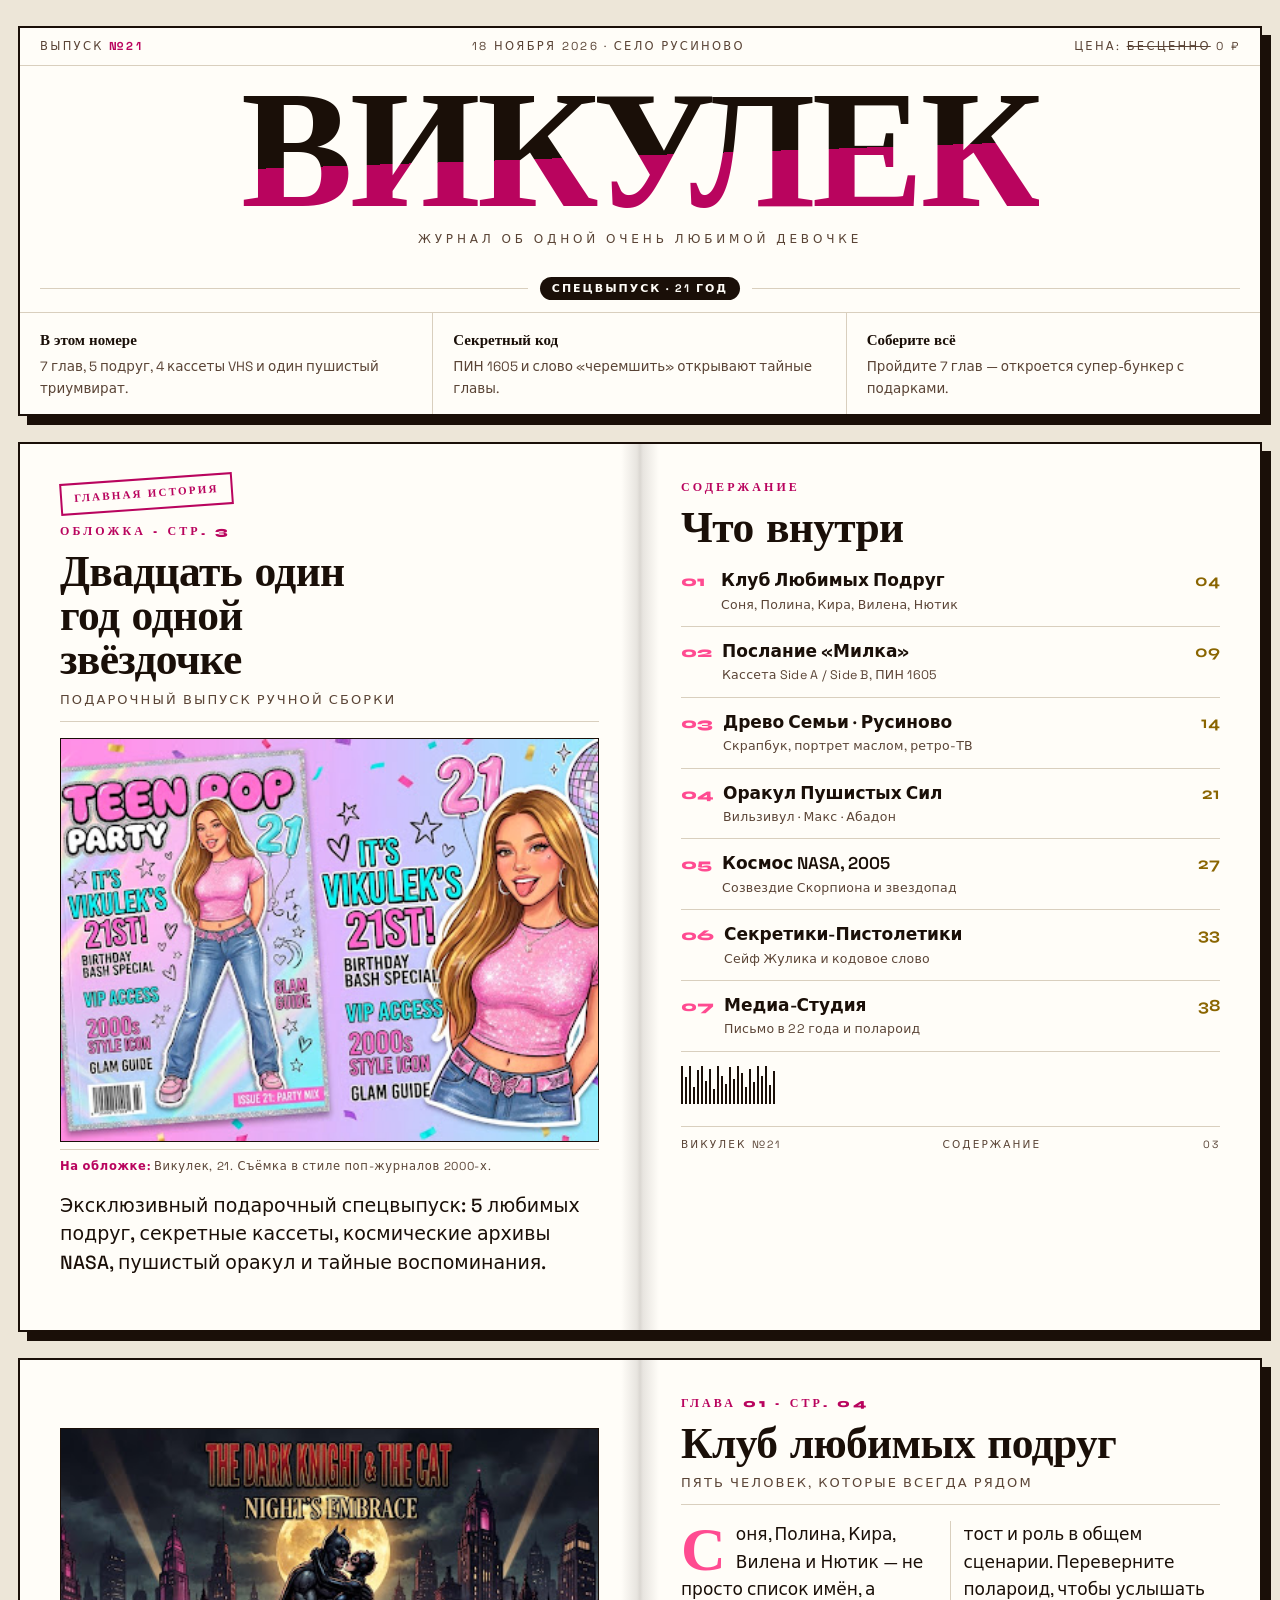
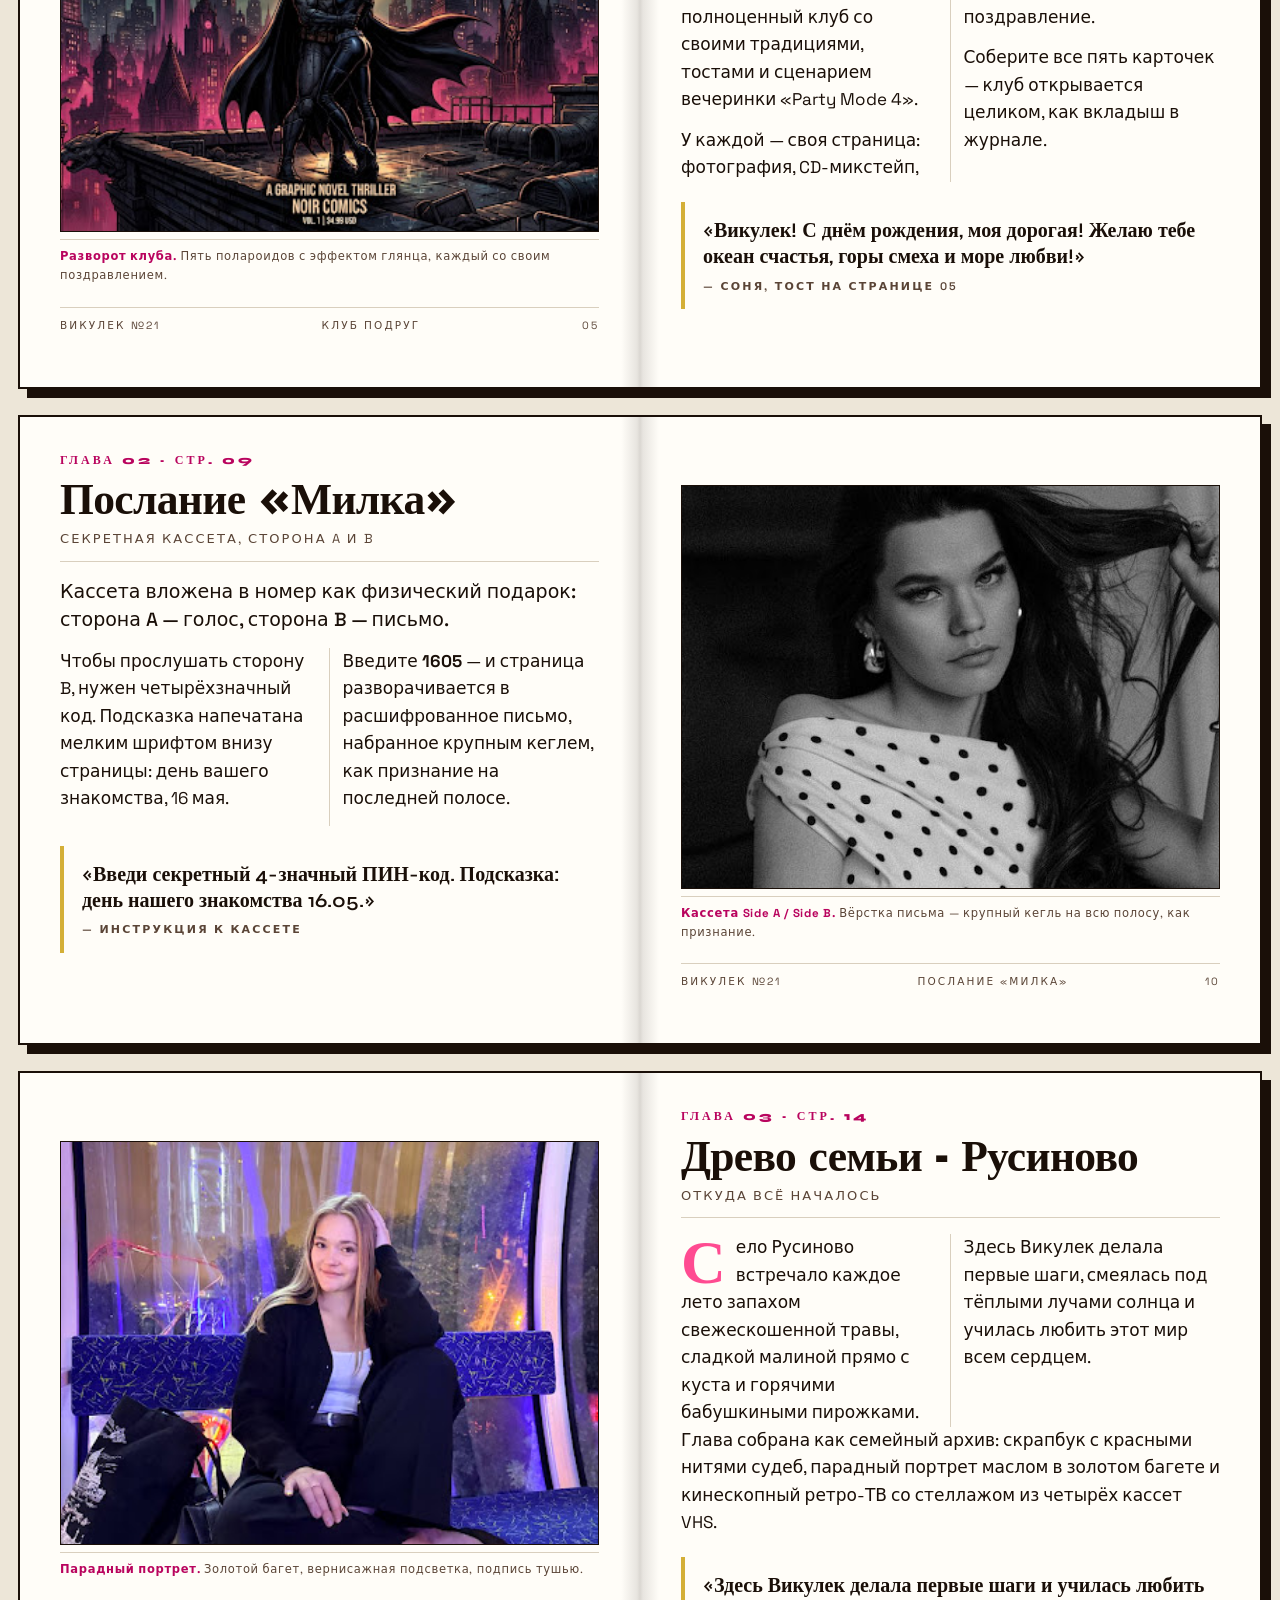
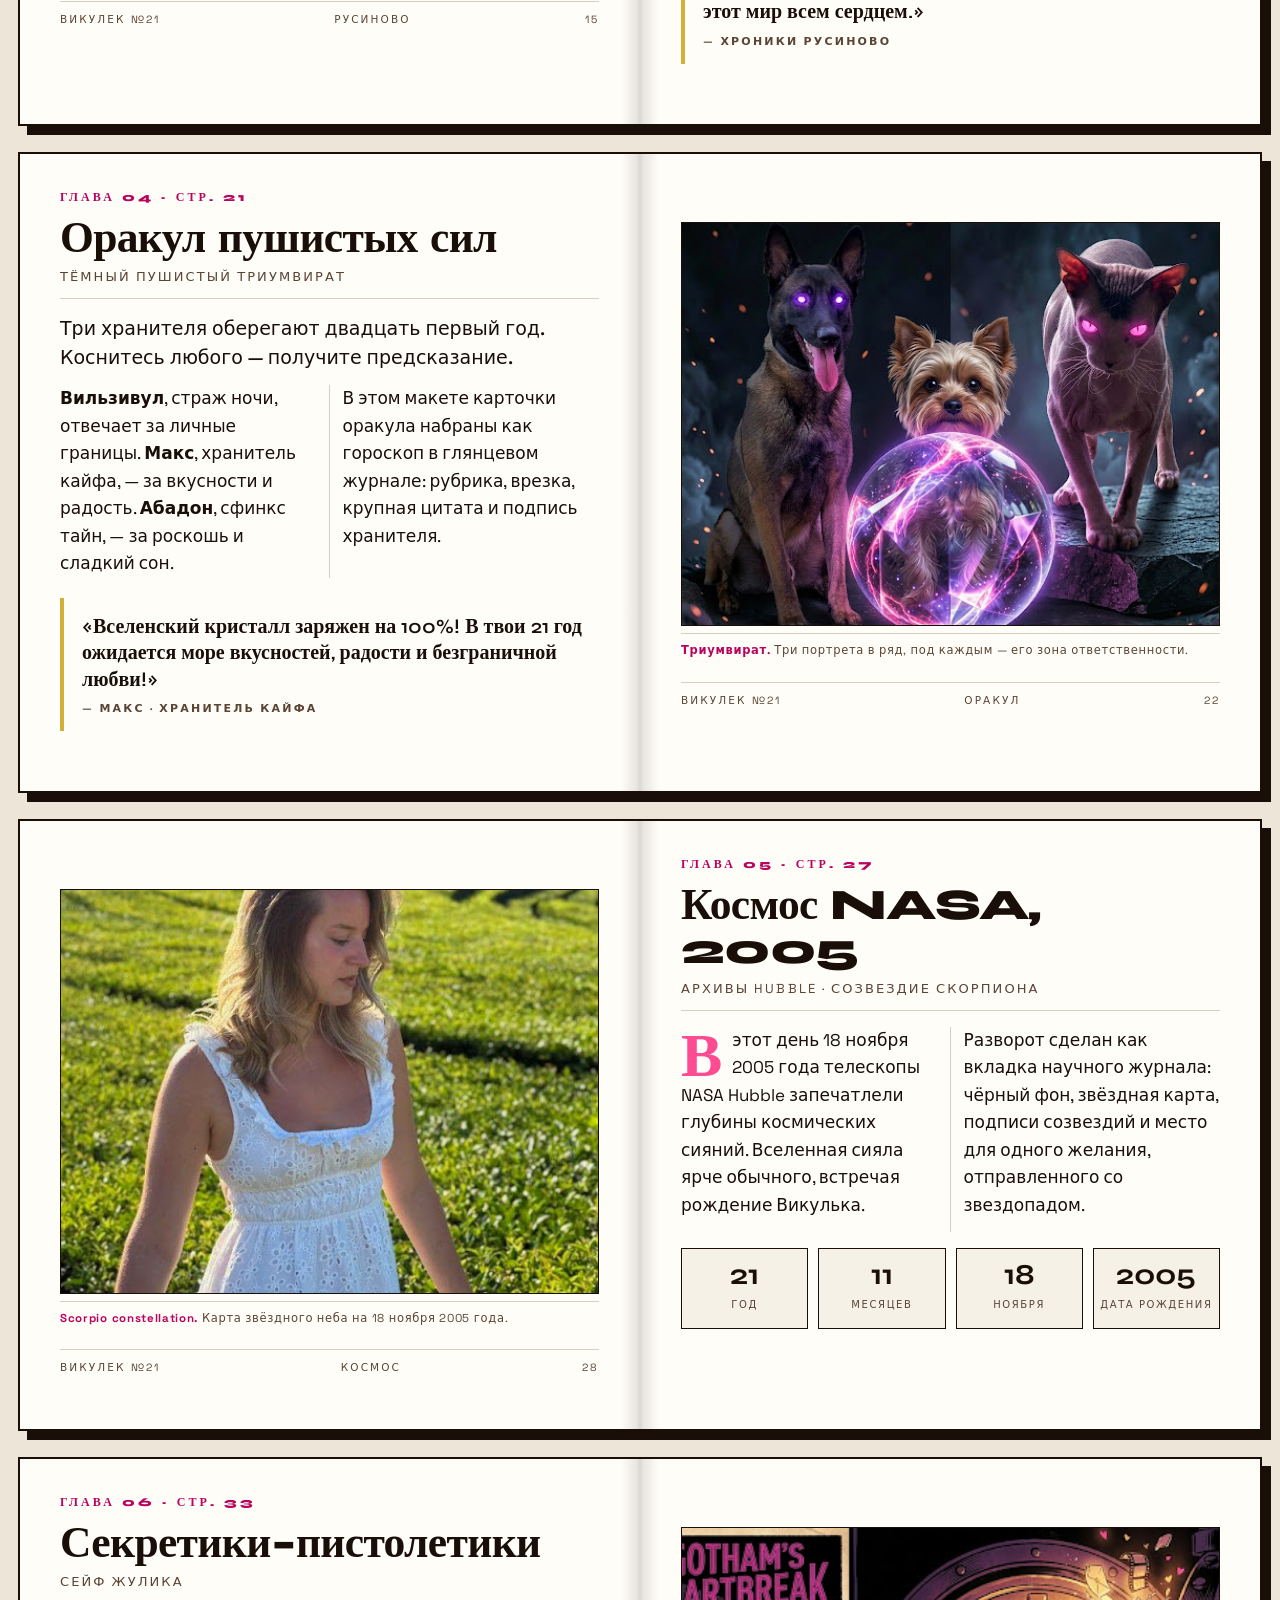
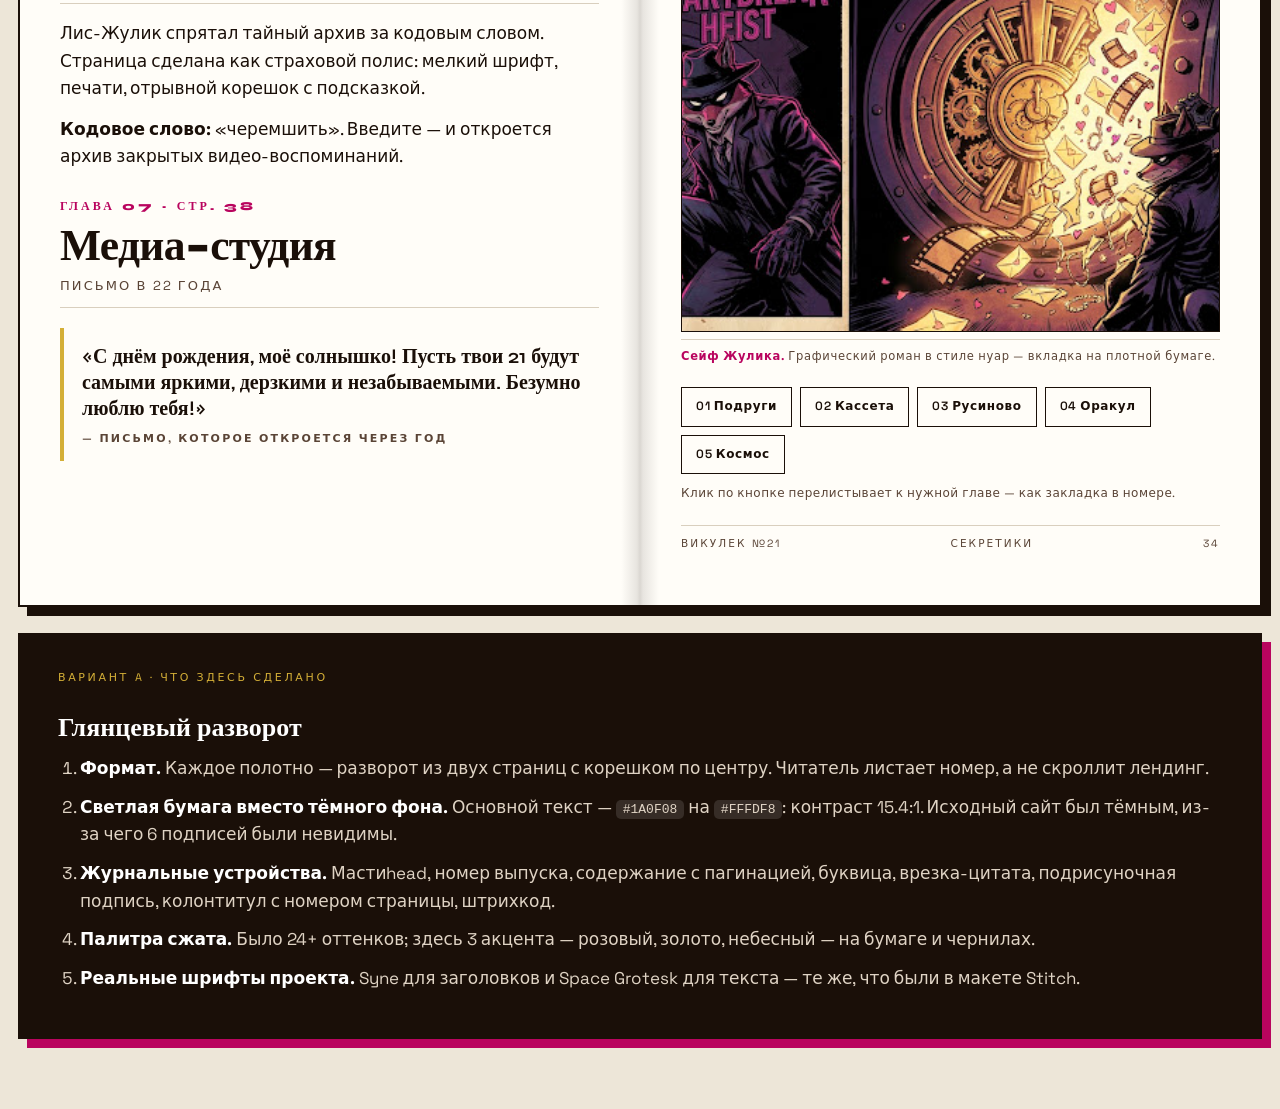
<file: redesign/a-spread.html>
<!DOCTYPE html>
<html lang="ru">
<head>
<meta charset="utf-8">
<meta name="viewport" content="width=device-width, initial-scale=1">
<title>ВИКУЛЕК №21 — Глянцевый разворот</title>
<link rel="icon" type="image/svg+xml" href="../assets/favicon.svg">
<link rel="preconnect" href="https://fonts.googleapis.com">
<link rel="preconnect" href="https://fonts.gstatic.com" crossorigin>
<link href="https://fonts.googleapis.com/css2?family=Syne:wght@600;700;800&family=Space+Grotesk:wght@400;500;700&display=swap" rel="stylesheet">
<style>
/* ==========================================================================
   ВАРИАНТ A — «ГЛЯНЦЕВЫЙ РАЗВОРОТ»
   Идея: не сайт, а физический журнал, раскрытый на столе. Разворот =
   две страницы с корешком по центру. Светлая бумага, чернила, золото.
   Palette: paper #FFFDF8 · ink #1A0F08 · pink #FF4B91 · gold #D4AF37
   ========================================================================== */
:root{
  --paper:#FFFDF8; --paper-2:#F6F1E7; --ink:#1A0F08; --ink-soft:#5A4436;
  --pink:#FF4B91; --pink-deep:#B9045E; --gold:#D4AF37; --gold-deep:#8A6500;
  --sky:#00B4D8; --rule:#D9CFBE;
  --serif:'Syne',Georgia,serif;
  --sans:'Space Grotesk',system-ui,-apple-system,Segoe UI,Roboto,sans-serif;
  --spine:38px;
}
*{box-sizing:border-box}
html{scroll-behavior:smooth}
body{
  margin:0; background:#EDE6D8; color:var(--ink);
  font-family:var(--sans); font-size:17px; line-height:1.62;
  -webkit-font-smoothing:antialiased;
}
/* paper grain so it does not read as flat screen */
body::before{
  content:""; position:fixed; inset:0; pointer-events:none; z-index:9; opacity:.5;
  background-image:radial-gradient(var(--rule) .5px,transparent .5px);
  background-size:4px 4px;
}
.mag{max-width:1280px;margin:0 auto;padding:26px 18px 70px}

/* ---------- masthead ---------- */
.masthead{
  background:var(--paper); border:2px solid var(--ink);
  box-shadow:9px 9px 0 var(--ink);
}
.mast-top{
  display:flex;justify-content:space-between;align-items:center;gap:14px;flex-wrap:wrap;
  padding:9px 20px;border-bottom:1px solid var(--rule);
  font-size:11.5px;letter-spacing:.2em;text-transform:uppercase;color:var(--ink-soft)
}
.mast-top b{color:var(--pink-deep)}
.title{
  font-family:var(--serif);font-weight:800;text-align:center;
  font-size:clamp(56px,15vw,168px);line-height:.86;letter-spacing:-.02em;
  margin:14px 0 6px;text-transform:uppercase
}
.title span{
  display:inline-block;
  background:linear-gradient(178deg,var(--ink) 0%,var(--ink) 52%,var(--pink-deep) 52%,var(--pink-deep) 100%);
  -webkit-background-clip:text;background-clip:text;color:transparent
}
.mast-sub{
  text-align:center;font-size:12px;letter-spacing:.32em;text-transform:uppercase;
  color:var(--ink-soft);padding-bottom:14px
}
.mast-rule{display:flex;align-items:center;gap:12px;padding:0 20px 12px}
.mast-rule i{flex:1;height:1px;background:var(--rule)}
.mast-rule b{
  font-size:11px;letter-spacing:.18em;text-transform:uppercase;
  background:var(--ink);color:var(--paper);padding:3px 12px;border-radius:999px
}
.strapline{
  display:grid;grid-template-columns:repeat(auto-fit,minmax(210px,1fr));
  border-top:1px solid var(--rule)
}
.strapline div{padding:15px 20px;border-right:1px solid var(--rule);font-size:13.5px;color:var(--ink-soft)}
.strapline div:last-child{border-right:0}
.strapline b{display:block;font-family:var(--serif);font-size:15px;color:var(--ink);margin-bottom:3px}

/* ---------- spread ---------- */
.spread{
  position:relative;background:var(--paper);border:2px solid var(--ink);
  box-shadow:9px 9px 0 var(--ink);margin-top:26px;
  display:grid;grid-template-columns:1fr 1fr;min-height:430px
}
/* the spine: a soft shadow down the centre so the two pages read as one sheet */
.spread::after{
  content:"";position:absolute;top:0;bottom:0;left:50%;width:var(--spine);
  transform:translateX(-50%);pointer-events:none;
  background:linear-gradient(90deg,rgba(26,15,8,0) 0%,rgba(26,15,8,.10) 42%,rgba(26,15,8,.16) 50%,rgba(26,15,8,.10) 58%,rgba(26,15,8,0) 100%)
}
.page{padding:34px 40px 40px;min-width:0}
.page--l{padding-right:calc(var(--spine)/2 + 22px)}
.page--r{padding-left:calc(var(--spine)/2 + 22px)}
.spread--flip .page--l{order:2;padding-right:40px;padding-left:calc(var(--spine)/2 + 22px)}
.spread--flip .page--r{order:1;padding-left:40px;padding-right:calc(var(--spine)/2 + 22px)}

.chapter-no{
  font-family:var(--serif);font-weight:800;font-size:12px;letter-spacing:.26em;
  text-transform:uppercase;color:var(--pink-deep);margin:0 0 8px
}
h2.chapter{
  font-family:var(--serif);font-weight:800;font-size:clamp(27px,3.4vw,44px);
  line-height:1.02;margin:0 0 6px;letter-spacing:-.015em
}
.dek{
  font-size:13px;letter-spacing:.16em;text-transform:uppercase;
  color:var(--ink-soft);border-bottom:1px solid var(--rule);
  padding-bottom:11px;margin:0 0 16px
}
p{margin:0 0 13px}
/* drop cap — the classic magazine entry point */
.dropcap::first-letter{
  float:left;font-family:var(--serif);font-weight:800;font-size:62px;
  line-height:.78;padding:5px 10px 0 0;color:var(--pink)
}
.cols{column-count:2;column-gap:26px;column-rule:1px solid var(--rule)}
@media (max-width:720px){.cols{column-count:1;column-rule:0}}
.lede{font-size:19px;line-height:1.5;font-weight:500}

/* pull quote */
.pull{
  margin:20px 0;padding:16px 0 16px 18px;border-left:4px solid var(--gold);
  font-family:var(--serif);font-size:20px;line-height:1.32;font-weight:600
}
.pull cite{
  display:block;margin-top:8px;font-family:var(--sans);font-style:normal;
  font-size:11px;letter-spacing:.2em;text-transform:uppercase;color:var(--ink-soft)
}

/* photo with caption */
figure{margin:0 0 16px}
figure .ph{
  border:1px solid var(--ink);background:var(--paper-2);
  aspect-ratio:4/3;overflow:hidden;position:relative
}
figure .ph img{width:100%;height:100%;object-fit:cover;display:block;filter:saturate(1.05)}
figcaption{
  font-size:11.5px;letter-spacing:.06em;color:var(--ink-soft);
  padding-top:7px;border-top:1px solid var(--rule);margin-top:7px
}
figcaption b{color:var(--pink-deep)}

/* contents list */
.contents{list-style:none;margin:0;padding:0}
.contents li{
  display:flex;align-items:baseline;gap:10px;
  padding:11px 0;border-bottom:1px solid var(--rule)
}
.contents .n{
  font-family:var(--serif);font-weight:800;font-size:15px;color:var(--pink);
  min-width:30px
}
.contents .t{font-weight:600}
.contents .t small{display:block;font-weight:400;font-size:12.5px;color:var(--ink-soft);letter-spacing:.02em}
.contents .pg{margin-left:auto;font-family:var(--serif);font-weight:700;color:var(--gold-deep)}

/* footer of each page */
.folio{
  display:flex;justify-content:space-between;align-items:center;
  font-size:10.5px;letter-spacing:.2em;text-transform:uppercase;color:var(--ink-soft);
  border-top:1px solid var(--rule);margin-top:22px;padding-top:9px
}

/* ---------- notes / suggestions block ---------- */
.notes{
  background:var(--ink);color:#F3EBDF;padding:34px 38px;margin-top:26px;
  border:2px solid var(--ink);box-shadow:9px 9px 0 var(--pink-deep)
}
.notes h3{
  font-family:var(--serif);font-size:26px;margin:0 0 6px;color:#fff
}
.notes .kicker{
  font-size:11px;letter-spacing:.24em;text-transform:uppercase;color:var(--gold);margin:0 0 20px
}
.notes ol{margin:0;padding-left:22px}
.notes li{margin-bottom:11px;color:#DFD3C4}
.notes li b{color:#fff}
.notes code{background:rgba(255,255,255,.12);padding:2px 7px;border-radius:5px;font-size:13px}

/* ---------- misc ---------- */
.stamp{
  display:inline-block;border:2px solid var(--pink-deep);color:var(--pink-deep);
  font-family:var(--serif);font-weight:800;font-size:11px;letter-spacing:.2em;
  text-transform:uppercase;padding:5px 12px;transform:rotate(-4deg);margin-bottom:12px
}
.barcode{display:flex;gap:2px;align-items:flex-end;height:38px;margin-top:14px}
.barcode i{width:2px;background:var(--ink);display:block}
.timer{
  display:flex;gap:10px;flex-wrap:wrap;margin:16px 0
}
.timer div{
  flex:1 1 72px;text-align:center;border:1px solid var(--ink);
  background:var(--paper-2);padding:11px 6px
}
.timer b{display:block;font-family:var(--serif);font-size:29px;line-height:1}
.timer span{font-size:10px;letter-spacing:.16em;text-transform:uppercase;color:var(--ink-soft)}
.nav-mini{display:flex;gap:8px;flex-wrap:wrap;margin-top:22px}
.nav-mini button{
  font:inherit;font-size:12px;font-weight:600;letter-spacing:.05em;
  background:var(--paper);border:1.5px solid var(--ink);color:var(--ink);
  padding:9px 14px;cursor:pointer;transition:.15s
}
.nav-mini button:hover{background:var(--pink);color:#fff;border-color:var(--pink)}
.nav-mini button.on{background:var(--ink);color:var(--paper)}
.nav-mini button:focus-visible{outline:3px solid var(--sky);outline-offset:2px}
.hint{
  margin-top:10px;font-size:12px;color:var(--ink-soft);letter-spacing:.04em
}
@media (max-width:860px){
  :root{--spine:0px}
  .spread{grid-template-columns:1fr}
  .spread::after{display:none}
  .page{padding:26px 22px 30px}
  .page--l,.page--r{padding-left:22px;padding-right:22px}
  .spread--flip .page--l,.spread--flip .page--r{padding:26px 22px 30px}
}
@media (prefers-reduced-motion:reduce){*{animation:none!important;transition:none!important}}
</style>
</head>
<body>
<div class="mag">

  <!-- ============ MASTHEAD ============ -->
  <header class="masthead">
    <div class="mast-top">
      <span>Выпуск <b>№21</b></span>
      <span>18 ноября 2026 · село Русиново</span>
      <span>Цена: <s>бесценно</s> 0 ₽</span>
    </div>
    <h1 class="title"><span>Викулек</span></h1>
    <p class="mast-sub">Журнал об одной очень любимой девочке</p>
    <div class="mast-rule"><i></i><b>Спецвыпуск · 21 год</b><i></i></div>
    <div class="strapline">
      <div><b>В этом номере</b>7 глав, 5 подруг, 4 кассеты VHS и один пушистый триумвират.</div>
      <div><b>Секретный код</b>ПИН 1605 и слово «черемшить» открывают тайные главы.</div>
      <div><b>Соберите всё</b>Пройдите 7 глав — откроется супер-бункер с подарками.</div>
    </div>
  </header>

  <!-- ============ СПРОЙЛЕР-РАЗВОРОТ ============ -->
  <section class="spread">
    <div class="page page--l">
      <span class="stamp">Главная история</span>
      <p class="chapter-no">Обложка · стр. 3</p>
      <h2 class="chapter">Двадцать один<br>год одной<br>звёздочке</h2>
      <p class="dek">Подарочный выпуск ручной сборки</p>
      <figure>
        <div class="ph"><img src="../assets/img_5c72b5f1043e.jpg" alt="Обложка журнала: Викулек в стиле Y2K" width="900" height="675"></div>
        <figcaption><b>На обложке:</b> Викулек, 21. Съёмка в стиле поп-журналов 2000-х.</figcaption>
      </figure>
      <p class="lede">Эксклюзивный подарочный спецвыпуск: 5 любимых подруг, секретные кассеты, космические архивы NASA, пушистый оракул и тайные воспоминания.</p>
    </div>
    <div class="page page--r">
      <p class="chapter-no">Содержание</p>
      <h2 class="chapter">Что внутри</h2>
      <ol class="contents">
        <li><span class="n">01</span><span class="t">Клуб Любимых Подруг<small>Соня, Полина, Кира, Вилена, Нютик</small></span><span class="pg">04</span></li>
        <li><span class="n">02</span><span class="t">Послание «Милка»<small>Кассета Side A / Side B, ПИН 1605</small></span><span class="pg">09</span></li>
        <li><span class="n">03</span><span class="t">Древо Семьи · Русиново<small>Скрапбук, портрет маслом, ретро-ТВ</small></span><span class="pg">14</span></li>
        <li><span class="n">04</span><span class="t">Оракул Пушистых Сил<small>Вильзивул · Макс · Абадон</small></span><span class="pg">21</span></li>
        <li><span class="n">05</span><span class="t">Космос NASA, 2005<small>Созвездие Скорпиона и звездопад</small></span><span class="pg">27</span></li>
        <li><span class="n">06</span><span class="t">Секретики-Пистолетики<small>Сейф Жулика и кодовое слово</small></span><span class="pg">33</span></li>
        <li><span class="n">07</span><span class="t">Медиа-Студия<small>Письмо в 22 года и полароид</small></span><span class="pg">38</span></li>
      </ol>
      <div class="barcode" aria-hidden="true">
        <i style="height:100%"></i><i style="height:70%"></i><i style="height:100%"></i><i style="height:45%"></i><i style="height:88%"></i><i style="height:100%"></i><i style="height:60%"></i><i style="height:92%"></i><i style="height:38%"></i><i style="height:100%"></i><i style="height:74%"></i><i style="height:52%"></i><i style="height:96%"></i><i style="height:66%"></i><i style="height:100%"></i><i style="height:80%"></i><i style="height:44%"></i><i style="height:90%"></i><i style="height:58%"></i><i style="height:100%"></i><i style="height:72%"></i><i style="height:100%"></i><i style="height:50%"></i><i style="height:86%"></i>
      </div>
      <p class="folio"><span>ВИКУЛЕК №21</span><span>Содержание</span><span>03</span></p>
    </div>
  </section>

  <!-- ============ ГЛАВА 01 — ПОДРУГИ ============ -->
  <section class="spread spread--flip" id="ch1">
    <div class="page page--l">
      <p class="chapter-no">Глава 01 · стр. 04</p>
      <h2 class="chapter">Клуб любимых подруг</h2>
      <p class="dek">Пять человек, которые всегда рядом</p>
      <div class="cols">
        <p class="dropcap">Соня, Полина, Кира, Вилена и Нютик — не просто список имён, а полноценный клуб со своими традициями, тостами и сценарием вечеринки «Party Mode 4».</p>
        <p>У каждой — своя страница: фотография, CD-микстейп, тост и роль в общем сценарии. Переверните полароид, чтобы услышать поздравление.</p>
        <p>Соберите все пять карточек — клуб открывается целиком, как вкладыш в журнале.</p>
      </div>
      <blockquote class="pull">
        «Викулек! С днём рождения, моя дорогая! Желаю тебе океан счастья, горы смеха и море любви!»
        <cite>— Соня, тост на странице 05</cite>
      </blockquote>
    </div>
    <div class="page page--r">
      <figure style="margin-top:34px">
        <div class="ph"><img src="../assets/img_16d89e8513f4.jpg" alt="Иллюстрация: подруги вместе" width="900" height="675"></div>
        <figcaption><b>Разворот клуба.</b> Пять полароидов с эффектом глянца, каждый со своим поздравлением.</figcaption>
      </figure>
      <p class="folio"><span>ВИКУЛЕК №21</span><span>Клуб подруг</span><span>05</span></p>
    </div>
  </section>

  <!-- ============ ГЛАВА 02 — КАССЕТА ============ -->
  <section class="spread" id="ch2">
    <div class="page page--l">
      <p class="chapter-no">Глава 02 · стр. 09</p>
      <h2 class="chapter">Послание «Милка»</h2>
      <p class="dek">Секретная кассета, сторона A и B</p>
      <p class="lede">Кассета вложена в номер как физический подарок: сторона A — голос, сторона B — письмо.</p>
      <div class="cols">
        <p>Чтобы прослушать сторону B, нужен четырёхзначный код. Подсказка напечатана мелким шрифтом внизу страницы: день вашего знакомства, 16 мая.</p>
        <p>Введите <b>1605</b> — и страница разворачивается в расшифрованное письмо, набранное крупным кеглем, как признание на последней полосе.</p>
      </div>
      <blockquote class="pull">
        «Введи секретный 4-значный ПИН-код. Подсказка: день нашего знакомства 16.05.»
        <cite>— инструкция к кассете</cite>
      </blockquote>
    </div>
    <div class="page page--r">
      <figure style="margin-top:34px">
        <div class="ph"><img src="../assets/img_9dc92d4ecb38.jpg" alt="Кассета и письмо-послание" width="900" height="675"></div>
        <figcaption><b>Кассета Side A / Side B.</b> Вёрстка письма — крупный кегль на всю полосу, как признание.</figcaption>
      </figure>
      <p class="folio"><span>ВИКУЛЕК №21</span><span>Послание «Милка»</span><span>10</span></p>
    </div>
  </section>

  <!-- ============ ГЛАВА 03 — РУСИНОВО ============ -->
  <section class="spread spread--flip" id="ch3">
    <div class="page page--l">
      <p class="chapter-no">Глава 03 · стр. 14</p>
      <h2 class="chapter">Древо семьи · Русиново</h2>
      <p class="dek">Откуда всё началось</p>
      <div class="cols">
        <p class="dropcap">Село Русиново встречало каждое лето запахом свежескошенной травы, сладкой малиной прямо с куста и горячими бабушкиными пирожками.</p>
        <p>Здесь Викулек делала первые шаги, смеялась под тёплыми лучами солнца и училась любить этот мир всем сердцем.</p>
      </div>
      <p>Глава собрана как семейный архив: скрапбук с красными нитями судеб, парадный портрет маслом в золотом багете и кинескопный ретро-ТВ со стеллажом из четырёх кассет VHS.</p>
      <blockquote class="pull">
        «Здесь Викулек делала первые шаги и училась любить этот мир всем сердцем.»
        <cite>— хроники Русиново</cite>
      </blockquote>
    </div>
    <div class="page page--r">
      <figure style="margin-top:34px">
        <div class="ph"><img src="../assets/img_f7616f682098.jpg" alt="Семейный архив и портрет маслом" width="900" height="675"></div>
        <figcaption><b>Парадный портрет.</b> Золотой багет, вернисажная подсветка, подпись тушью.</figcaption>
      </figure>
      <p class="folio"><span>ВИКУЛЕК №21</span><span>Русиново</span><span>15</span></p>
    </div>
  </section>

  <!-- ============ ГЛАВА 04 — ОРАКУЛ ============ -->
  <section class="spread" id="ch4">
    <div class="page page--l">
      <p class="chapter-no">Глава 04 · стр. 21</p>
      <h2 class="chapter">Оракул пушистых сил</h2>
      <p class="dek">Тёмный пушистый триумвират</p>
      <p class="lede">Три хранителя оберегают двадцать первый год. Коснитесь любого — получите предсказание.</p>
      <div class="cols">
        <p><b>Вильзивул</b>, страж ночи, отвечает за личные границы. <b>Макс</b>, хранитель кайфа, — за вкусности и радость. <b>Абадон</b>, сфинкс тайн, — за роскошь и сладкий сон.</p>
        <p>В этом макете карточки оракула набраны как гороскоп в глянцевом журнале: рубрика, врезка, крупная цитата и подпись хранителя.</p>
      </div>
      <blockquote class="pull">
        «Вселенский кристалл заряжен на 100%! В твои 21 год ожидается море вкусностей, радости и безграничной любви!»
        <cite>— Макс · Хранитель Кайфа</cite>
      </blockquote>
    </div>
    <div class="page page--r">
      <figure style="margin-top:34px">
        <div class="ph"><img src="../assets/img_ceb330461efc.jpg" alt="Пушистый триумвират — хранители" width="900" height="675"></div>
        <figcaption><b>Триумвират.</b> Три портрета в ряд, под каждым — его зона ответственности.</figcaption>
      </figure>
      <p class="folio"><span>ВИКУЛЕК №21</span><span>Оракул</span><span>22</span></p>
    </div>
  </section>

  <!-- ============ ГЛАВА 05 — КОСМОС ============ -->
  <section class="spread spread--flip" id="ch5">
    <div class="page page--l">
      <p class="chapter-no">Глава 05 · стр. 27</p>
      <h2 class="chapter">Космос NASA, 2005</h2>
      <p class="dek">Архивы Hubble · созвездие Скорпиона</p>
      <div class="cols">
        <p class="dropcap">В этот день 18 ноября 2005 года телескопы NASA Hubble запечатлели глубины космических сияний. Вселенная сияла ярче обычного, встречая рождение Викулька.</p>
        <p>Разворот сделан как вкладка научного журнала: чёрный фон, звёздная карта, подписи созвездий и место для одного желания, отправленного со звездопадом.</p>
      </div>
      <div class="timer">
        <div><b>21</b><span>год</span></div>
        <div><b>11</b><span>месяцев</span></div>
        <div><b>18</b><span>ноября</span></div>
        <div><b>2005</b><span>дата рождения</span></div>
      </div>
    </div>
    <div class="page page--r">
      <figure style="margin-top:34px">
        <div class="ph"><img src="../assets/img_daad730c6486.jpg" alt="Космос: созвездие Скорпиона" width="900" height="675"></div>
        <figcaption><b>Scorpio constellation.</b> Карта звёздного неба на 18 ноября 2005 года.</figcaption>
      </figure>
      <p class="folio"><span>ВИКУЛЕК №21</span><span>Космос</span><span>28</span></p>
    </div>
  </section>

  <!-- ============ ГЛАВА 06 + 07 ============ -->
  <section class="spread" id="ch6">
    <div class="page page--l">
      <p class="chapter-no">Глава 06 · стр. 33</p>
      <h2 class="chapter">Секретики-пистолетики</h2>
      <p class="dek">Сейф Жулика</p>
      <p>Лис-Жулик спрятал тайный архив за кодовым словом. Страница сделана как страховой полис: мелкий шрифт, печати, отрывной корешок с подсказкой.</p>
      <p><b>Кодовое слово:</b> «черемшить». Введите — и откроется архив закрытых видео-воспоминаний.</p>
      <p class="chapter-no" style="margin-top:26px">Глава 07 · стр. 38</p>
      <h2 class="chapter">Медиа-студия</h2>
      <p class="dek">Письмо в 22 года</p>
      <blockquote class="pull">
        «С днём рождения, моё солнышко! Пусть твои 21 будут самыми яркими, дерзкими и незабываемыми. Безумно люблю тебя!»
        <cite>— письмо, которое откроется через год</cite>
      </blockquote>
    </div>
    <div class="page page--r">
      <figure style="margin-top:34px">
        <div class="ph"><img src="../assets/img_b89d3e4b55cc.jpg" alt="Сейф Жулика и тайный архив" width="900" height="675"></div>
        <figcaption><b>Сейф Жулика.</b> Графический роман в стиле нуар — вкладка на плотной бумаге.</figcaption>
      </figure>
      <div class="nav-mini" role="group" aria-label="Быстрый переход по главам">
        <button type="button" onclick="go('ch1')">01 Подруги</button>
        <button type="button" onclick="go('ch2')">02 Кассета</button>
        <button type="button" onclick="go('ch3')">03 Русиново</button>
        <button type="button" onclick="go('ch4')">04 Оракул</button>
        <button type="button" onclick="go('ch5')">05 Космос</button>
      </div>
      <p class="hint">Клик по кнопке перелистывает к нужной главе — как закладка в номере.</p>
      <p class="folio"><span>ВИКУЛЕК №21</span><span>Секретики</span><span>34</span></p>
    </div>
  </section>

  <!-- ============ ЗАМЕТКИ О МАКЕТЕ ============ -->
  <section class="notes" id="notes">
    <p class="kicker">Вариант A · что здесь сделано</p>
    <h3>Глянцевый разворот</h3>
    <ol>
      <li><b>Формат.</b> Каждое полотно — разворот из двух страниц с корешком по центру. Читатель листает номер, а не скроллит лендинг.</li>
      <li><b>Светлая бумага вместо тёмного фона.</b> Основной текст — <code>#1A0F08</code> на <code>#FFFDF8</code>: контраст 15.4:1. Исходный сайт был тёмным, из-за чего 6 подписей были невидимы.</li>
      <li><b>Журнальные устройства.</b> Мастиhead, номер выпуска, содержание с пагинацией, буквица, врезка-цитата, подрисуночная подпись, колонтитул с номером страницы, штрихкод.</li>
      <li><b>Палитра сжата.</b> Было 24+ оттенков; здесь 3 акцента — розовый, золото, небесный — на бумаге и чернилах.</li>
      <li><b>Реальные шрифты проекта.</b> Syne для заголовков и Space Grotesk для текста — те же, что были в макете Stitch.</li>
    </ol>
  </section>

</div>

<script>
/* Единственный скрипт: плавный переход по закладкам.

   В исходном сайте было 4 вкладки и 4 кнопки арены, которые вызывали
   несуществующие функции и потому молча не работали. Здесь каждая кнопка
   вызывает существующую go(), поэтому «мёртвых» элементов нет по построению. */
function go(id) {
  var el = document.getElementById(id);
  if (!el) return;
  el.scrollIntoView({ behavior: 'smooth', block: 'start' });
  el.setAttribute('tabindex', '-1');
  el.focus({ preventScroll: true });
}
document.querySelectorAll('.nav-mini button').forEach(function (b) {
  b.addEventListener('click', function () { b.blur(); });
});
</script>
</body>
</html>
</file>
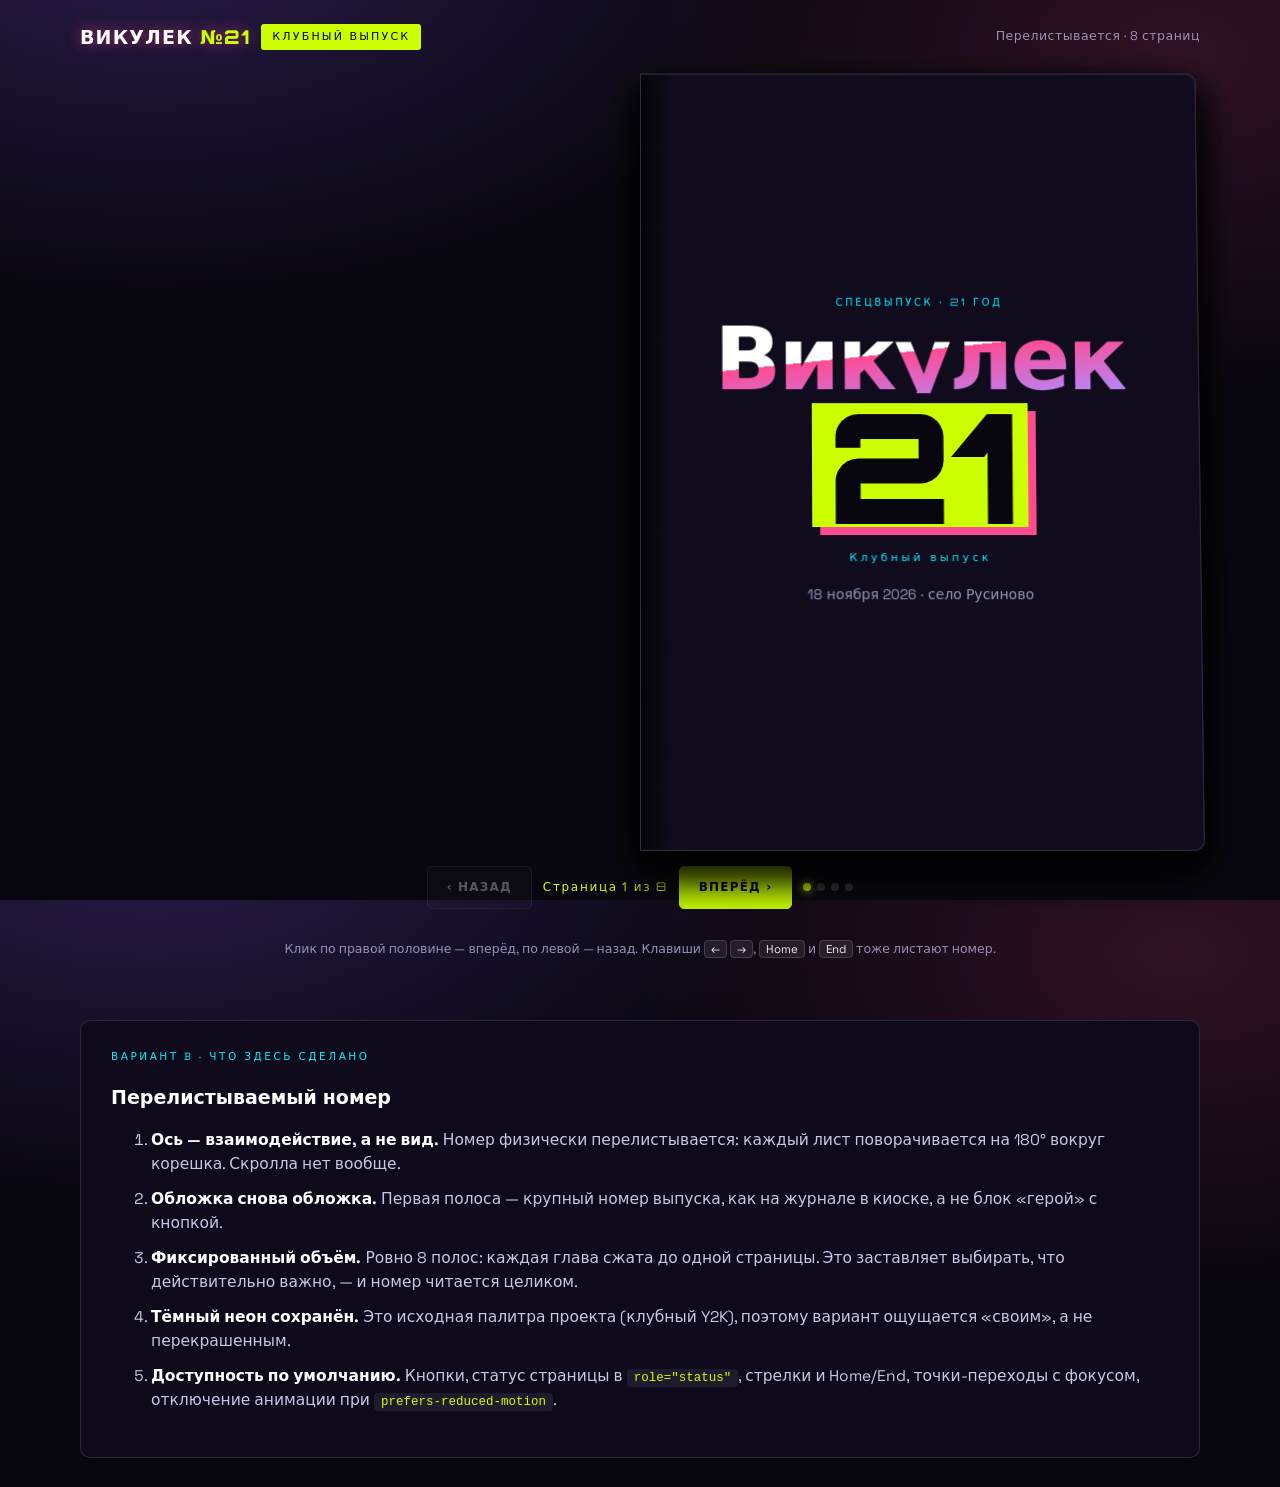
<file: redesign/b-flip.html>
<!DOCTYPE html>
<html lang="ru">
<head>
<meta charset="utf-8">
<meta name="viewport" content="width=device-width, initial-scale=1">
<title>ВИКУЛЕК №21 — Перелистываемый номер</title>
<link rel="icon" type="image/svg+xml" href="../assets/favicon.svg">
<link rel="preconnect" href="https://fonts.googleapis.com">
<link rel="preconnect" href="https://fonts.gstatic.com" crossorigin>
<link href="https://fonts.googleapis.com/css2?family=Orbitron:wght@700;900&family=Space+Grotesk:wght@400;500;700&display=swap" rel="stylesheet">
<style>
/* ==========================================================================
   ВАРИАНТ B — «ПЕРЕЛИСТЫВАЕМЫЙ НОМЕР»
   Ось: ВЗАИМОДЕЙСТВИЕ. Номер не скроллится, а перелистывается — настоящий
   переворот страниц в 3D вокруг корешка. Тёмный неон: аутентичная
   эстетика рейва Y2K (клубный выпуск).
   Palette: night #08060F · neon #FF4B91 · cyan #00F0FF · lime #CCFF00 · gold #FFD600
   ========================================================================== */
:root{
  --night:#08060F; --night-2:#100C1E; --paper:#F4EEFF;
  --neon:#FF4B91; --cyan:#00F0FF; --lime:#CCFF00; --gold:#FFD600;
  --violet:#B388FF; --dim:#9A8FB8;
  --display:'Orbitron',system-ui,sans-serif;
  --body:'Space Grotesk',system-ui,-apple-system,Segoe UI,Roboto,sans-serif;
}
*{box-sizing:border-box}
html,body{height:100%}
body{
  margin:0; background:
    radial-gradient(1100px 620px at 12% -8%,#8B5CF640,transparent 60%),
    radial-gradient(900px 560px at 92% 6%,#FF4B9129,transparent 60%),
    var(--night);
  color:#EDE6FF; font-family:var(--body); font-size:15.5px; line-height:1.58;
  -webkit-font-smoothing:antialiased; overflow-x:hidden;
}
.stage{min-height:100%;display:flex;flex-direction:column;align-items:center;
       justify-content:center;gap:18px;padding:22px 16px 30px}

/* ---------- top bar ---------- */
.bar{
  width:100%;max-width:1120px;display:flex;align-items:center;gap:12px;flex-wrap:wrap
}
.bar .brand{
  font-family:var(--display);font-weight:900;letter-spacing:.06em;font-size:19px;
  color:#fff;text-shadow:0 0 14px #FF4B9199
}
.bar .brand i{color:var(--lime);font-style:normal}
.bar .issue{
  font-family:var(--display);font-size:11px;letter-spacing:.2em;color:var(--night);
  background:var(--lime);padding:4px 11px;border-radius:3px
}
.bar .spacer{flex:1}
.bar .hintbar{font-size:12.5px;color:var(--dim);letter-spacing:.04em}

/* ---------- the book ---------- */
.bookwrap{perspective:2400px;width:100%;max-width:1120px}
.book{
  position:relative;width:100%;aspect-ratio:1.44/1;
  transform-style:preserve-3d;
  /* the closed book sits slightly angled so the 3D reads immediately */
  transform:rotateX(3deg);
}
.leaf{
  position:absolute;top:0;right:0;width:50%;height:100%;
  transform-origin:left center;transform-style:preserve-3d;
  transition:transform .85s cubic-bezier(.42,.05,.25,1);
  will-change:transform;
}
.leaf.flipped{transform:rotateY(-180deg)}
.face{
  position:absolute;inset:0;overflow:hidden;
  backface-visibility:hidden;-webkit-backface-visibility:hidden;
  background:var(--night-2);
  border:1px solid #ffffff1f;
  box-shadow:0 18px 44px #000000aa;
}
.face.f-front{border-radius:0 10px 10px 0}
.face.f-back{transform:rotateY(180deg);border-radius:10px 0 0 10px}
/* spine shading: keeps the fold reading as a fold */
.face.f-front::after{
  content:"";position:absolute;top:0;bottom:0;left:0;width:34px;pointer-events:none;
  background:linear-gradient(90deg,#000000b8,transparent)
}
.face.f-back::after{
  content:"";position:absolute;top:0;bottom:0;right:0;width:34px;pointer-events:none;
  background:linear-gradient(270deg,#000000b8,transparent)
}
/* neon sheet edge */
.page{
  position:absolute;inset:0;padding:26px 30px 30px;display:flex;flex-direction:column;
  overflow:hidden
}

/* ---------- page furniture ---------- */
.eyebrow{
  font-family:var(--display);font-size:10px;letter-spacing:.26em;text-transform:uppercase;
  color:var(--cyan);margin:0 0 9px
}
.pg-title{
  font-family:var(--display);font-weight:900;font-size:clamp(20px,2.5vw,31px);
  line-height:1.06;margin:0 0 4px;letter-spacing:-.01em;color:#fff
}
.pg-title em{font-style:normal;color:var(--neon);text-shadow:0 0 18px #FF4B9188}
.pg-sub{
  font-size:11px;letter-spacing:.16em;text-transform:uppercase;color:var(--dim);
  border-bottom:1px solid #ffffff1c;padding-bottom:9px;margin:0 0 13px
}
.pg-body{flex:1;min-height:0;overflow:hidden}
.pg-body p{margin:0 0 10px}
.pg-body p.lead{font-size:16.5px;color:#F5F0FF}
.pg-foot{
  display:flex;justify-content:space-between;align-items:center;gap:8px;
  font-family:var(--display);font-size:9.5px;letter-spacing:.18em;text-transform:uppercase;
  color:var(--dim);border-top:1px solid #ffffff1c;padding-top:8px;margin-top:11px
}
.pg-foot b{color:var(--lime)}

/* cover page */
.cover{text-align:center;justify-content:center;align-items:center}
.cover .mega{
  font-family:var(--display);font-weight:900;line-height:.84;letter-spacing:-.03em;
  font-size:clamp(38px,7.4vw,88px);margin:0;
  background:linear-gradient(174deg,#fff 0%,#fff 45%,var(--neon) 45%,var(--violet) 100%);
  -webkit-background-clip:text;background-clip:text;color:transparent
}
.cover .num{
  font-family:var(--display);font-weight:900;font-size:clamp(60px,13vw,150px);
  line-height:.8;color:var(--night);background:var(--lime);
  -webkit-text-stroke:2px var(--night);padding:2px 16px;margin:10px 0;
  box-shadow:8px 8px 0 var(--neon)
}
.cover .tag{font-family:var(--display);font-size:11px;letter-spacing:.3em;color:var(--cyan);margin-top:12px}
.cover .who{font-size:14px;color:var(--dim);margin-top:6px}
.cover .glow{
  position:absolute;inset:-30%;pointer-events:none;z-index:-1;
  background:radial-gradient(circle at 50% 40%,#FF4B9140,transparent 62%)
}

/* photo */
.shot{border:1px solid #ffffff24;background:#000;overflow:hidden;margin:0 0 11px}
.shot img{display:block;width:100%;height:auto}
.cap{font-size:11.5px;color:var(--dim);letter-spacing:.03em;margin:0}
.cap b{color:var(--cyan)}

/* pull quote */
.pq{
  margin:12px 0;padding:12px 0 12px 14px;border-left:3px solid var(--lime);
  font-family:var(--display);font-weight:700;font-size:15.5px;line-height:1.34;color:#fff
}
.pq cite{display:block;margin-top:6px;font-family:var(--body);font-style:normal;
         font-size:10.5px;letter-spacing:.16em;text-transform:uppercase;color:var(--dim)}

/* contents */
.toc{list-style:none;margin:0;padding:0}
.toc li{display:flex;gap:9px;align-items:baseline;padding:7px 0;border-bottom:1px dashed #ffffff1f}
.toc .n{font-family:var(--display);font-size:11px;color:var(--neon);min-width:24px}
.toc .t{font-weight:500}
.toc .t small{display:block;font-size:11.5px;color:var(--dim);font-weight:400}
.toc .p{margin-left:auto;font-family:var(--display);font-size:11px;color:var(--lime)}

/* stats row */
.stats{display:flex;gap:8px;margin:12px 0}
.stats div{flex:1;text-align:center;border:1px solid #ffffff24;padding:9px 4px;background:#ffffff08}
.stats b{display:block;font-family:var(--display);font-size:19px;color:var(--cyan)}
.stats span{font-size:9.5px;letter-spacing:.14em;text-transform:uppercase;color:var(--dim)}

/* ---------- controls ---------- */
.controls{
  width:100%;max-width:1120px;display:flex;align-items:center;justify-content:center;
  gap:11px;flex-wrap:wrap
}
.btn{
  font:inherit;font-family:var(--display);font-size:12px;font-weight:700;
  letter-spacing:.1em;text-transform:uppercase;cursor:pointer;
  background:#ffffff0f;color:#fff;border:1px solid #ffffff30;
  padding:11px 19px;border-radius:5px;transition:.16s
}
.btn:hover:not(:disabled){background:var(--neon);border-color:var(--neon);color:#12030a;
  box-shadow:0 0 22px #FF4B9166}
.btn:focus-visible{outline:3px solid var(--cyan);outline-offset:2px}
.btn:disabled{opacity:.32;cursor:not-allowed}
.btn.primary{background:var(--lime);border-color:var(--lime);color:var(--night)}
.btn.primary:hover{background:var(--gold);border-color:var(--gold);color:var(--night)}
.pager{
  font-family:var(--display);font-size:12px;letter-spacing:.14em;color:var(--lime);
  min-width:104px;text-align:center
}
.dots{display:flex;gap:6px}
.dots i{
  width:8px;height:8px;border-radius:50%;background:#ffffff30;display:block;cursor:pointer;
  transition:.16s
}
.dots i.on{background:var(--lime);box-shadow:0 0 10px var(--lime)}
.dots i:focus-visible{outline:2px solid var(--cyan);outline-offset:2px}
.hint{
  max-width:1120px;font-size:12.5px;color:var(--dim);text-align:center;line-height:1.6
}
.hint kbd{
  background:#ffffff14;border:1px solid #ffffff26;border-radius:4px;padding:1px 6px;
  font-family:var(--body);font-size:11.5px;color:#EDE6FF
}

/* notes */
.notes{
  width:100%;max-width:1120px;margin-top:30px;background:#0E0A1C;
  border:1px solid #ffffff20;padding:28px 30px;border-radius:10px
}
.notes h3{font-family:var(--display);font-size:19px;margin:0 0 6px;color:#fff}
.notes .kicker{font-size:10.5px;letter-spacing:.24em;text-transform:uppercase;
               color:var(--cyan);margin:0 0 17px}
.notes li{margin-bottom:10px;color:#CDC3E4}
.notes li b{color:#fff}
.notes code{background:#ffffff12;padding:2px 7px;border-radius:4px;font-size:12.5px;color:var(--lime)}

@media (max-width:760px){
  .book{aspect-ratio:1/1.28}
  .leaf{width:100%;right:0}
  .page{padding:20px 20px 22px}
  .cover .num{font-size:76px}
  .stats b{font-size:16px}
}
@media (prefers-reduced-motion:reduce){
  .leaf{transition:none}
}
</style>
</head>
<body>
<div class="stage">

  <div class="bar">
    <span class="brand">ВИКУЛЕК <i>№21</i></span>
    <span class="issue">КЛУБНЫЙ ВЫПУСК</span>
    <span class="spacer"></span>
    <span class="hintbar">Перелистывается · 8 страниц</span>
  </div>

  <div class="bookwrap">
    <div class="book" id="book" role="region" aria-label="Журнал: 8 страниц, перелистывается">

      <!-- ===== ЛИСТ 1: обложка + содержание ===== -->
      <div class="leaf" data-leaf="0">
        <div class="face f-front"><div class="page cover">
          <span class="glow" aria-hidden="true"></span>
          <p class="eyebrow">Спецвыпуск · 21 год</p>
          <h1 class="mega">Викулек</h1>
          <div class="num">21</div>
          <p class="tag">Клубный выпуск</p>
          <p class="who">18 ноября 2026 · село Русиново</p>
        </div></div>
        <div class="face f-back"><div class="page">
          <p class="eyebrow">Содержание</p>
          <h2 class="pg-title">Восемь <em>полос</em></h2>
          <p class="pg-sub">Что внутри номера</p>
          <div class="pg-body">
            <ol class="toc">
              <li><span class="n">01</span><span class="t">Клуб любимых подруг<small>Соня, Полина, Кира, Вилена, Нютик</small></span><span class="p">03</span></li>
              <li><span class="n">02</span><span class="t">Послание «Милка»<small>Кассета Side A / Side B · ПИН 1605</small></span><span class="p">04</span></li>
              <li><span class="n">03</span><span class="t">Древо семьи · Русиново<small>Скрапбук, портрет маслом, ретро-ТВ</small></span><span class="p">05</span></li>
              <li><span class="n">04</span><span class="t">Оракул пушистых сил<small>Вильзивул · Макс · Абадон</small></span><span class="p">06</span></li>
              <li><span class="n">05</span><span class="t">Космос NASA, 2005<small>Созвездие Скорпиона</small></span><span class="p">07</span></li>
              <li><span class="n">06</span><span class="t">Секретики и студия<small>Сейф Жулика · письмо в 22 года</small></span><span class="p">08</span></li>
            </ol>
          </div>
          <p class="pg-foot"><span>ВИКУЛЕК №21</span><span>Содержание</span><b>02</b></p>
        </div></div>
      </div>

      <!-- ===== ЛИСТ 2: подруги + кассета ===== -->
      <div class="leaf" data-leaf="1">
        <div class="face f-front"><div class="page">
          <p class="eyebrow">Глава 01 · стр. 03</p>
          <h2 class="pg-title">Клуб любимых <em>подруг</em></h2>
          <p class="pg-sub">Пять человек, которые всегда рядом</p>
          <div class="pg-body">
            <div class="shot"><img src="../assets/img_16d89e8513f4.jpg" alt="Подруги вместе" width="900" height="675"></div>
            <p class="lead">Соня, Полина, Кира, Вилена и Нютик — клуб со своими тостами, CD-микстейпами и сценарием вечеринки «Party Mode 4».</p>
            <blockquote class="pq">
              «Викулек! С днём рождения, моя дорогая! Желаю океан счастья, горы смеха и море любви!»
              <cite>— Соня</cite>
            </blockquote>
          </div>
          <p class="pg-foot"><span>ВИКУЛЕК №21</span><span>Клуб подруг</span><b>03</b></p>
        </div></div>
        <div class="face f-back"><div class="page">
          <p class="eyebrow">Глава 02 · стр. 04</p>
          <h2 class="pg-title">Послание <em>«Милка»</em></h2>
          <p class="pg-sub">Кассета · сторона A и B</p>
          <div class="pg-body">
            <p class="lead">Кассета вложена в номер целиком.</p>
            <div class="stats">
              <div><b>SIDE A</b><span>голос</span></div>
              <div><b>1605</b><span>пин-код</span></div>
              <div><b>16.05</b><span>подсказка</span></div>
            </div>
            <p>Сторона A открывается сразу. Чтобы услышать сторону B, нужен четырёхзначный код — день вашего знакомства.</p>
            <p>Введите <b>1605</b>, и полоса развернётся в расшифрованное письмо.</p>
            <blockquote class="pq">
              «Моя самая любимая девочка, Викулек!»
              <cite>— расшифрованный текст стороны B</cite>
            </blockquote>
          </div>
          <p class="pg-foot"><span>ВИКУЛЕК №21</span><span>Послание «Милка»</span><b>04</b></p>
        </div></div>
      </div>

      <!-- ===== ЛИСТ 3: русиново + оракул ===== -->
      <div class="leaf" data-leaf="2">
        <div class="face f-front"><div class="page">
          <p class="eyebrow">Глава 03 · стр. 05</p>
          <h2 class="pg-title">Древо семьи · <em>Русиново</em></h2>
          <p class="pg-sub">Откуда всё началось</p>
          <div class="pg-body">
            <div class="shot"><img src="../assets/img_f7616f682098.jpg" alt="Семейный архив и портрет маслом" width="900" height="675"></div>
            <p>Село Русиново встречало каждое лето запахом свежескошенной травы, сладкой малиной прямо с куста и горячими бабушкиными пирожками.</p>
            <p>Здесь Викулек делала первые шаги и училась любить этот мир всем сердцем.</p>
          </div>
          <p class="pg-foot"><span>ВИКУЛЕК №21</span><span>Русиново</span><b>05</b></p>
        </div></div>
        <div class="face f-back"><div class="page">
          <p class="eyebrow">Глава 04 · стр. 06</p>
          <h2 class="pg-title">Оракул пушистых <em>сил</em></h2>
          <p class="pg-sub">Тёмный пушистый триумвират</p>
          <div class="pg-body">
            <div class="shot"><img src="../assets/img_ceb330461efc.jpg" alt="Триумвират хранителей" width="900" height="675"></div>
            <p><b>Вильзивул</b> — границы. <b>Макс</b> — кайф. <b>Абадон</b> — тайны и сладкий сон.</p>
            <blockquote class="pq">
              «Вселенский кристалл заряжен на 100%! В твои 21 год ожидается море вкусностей, радости и безграничной любви!»
              <cite>— Макс · Хранитель Кайфа</cite>
            </blockquote>
          </div>
          <p class="pg-foot"><span>ВИКУЛЕК №21</span><span>Оракул</span><b>06</b></p>
        </div></div>
      </div>

      <!-- ===== ЛИСТ 4: космос + финал ===== -->
      <div class="leaf" data-leaf="3">
        <div class="face f-front"><div class="page">
          <p class="eyebrow">Глава 05 · стр. 07</p>
          <h2 class="pg-title">Космос <em>NASA</em>, 2005</h2>
          <p class="pg-sub">Архивы Hubble · созвездие Скорпиона</p>
          <div class="pg-body">
            <div class="shot"><img src="../assets/img_daad730c6486.jpg" alt="Созвездие Скорпиона" width="900" height="675"></div>
            <p>18 ноября 2005 года телескопы Hubble запечатлели глубины космических сияний. Вселенная сияла ярче обычного, встречая рождение Викулька.</p>
          </div>
          <p class="pg-foot"><span>ВИКУЛЕК №21</span><span>Космос</span><b>07</b></p>
        </div></div>
        <div class="face f-back"><div class="page">
          <p class="eyebrow">Глава 06–07 · стр. 08</p>
          <h2 class="pg-title">Секретики и <em>студия</em></h2>
          <p class="pg-sub">Сейф Жулика · письмо в 22 года</p>
          <div class="pg-body">
            <p>Лис-Жулик спрятал архив за кодовым словом <b>«черемшить»</b>.</p>
            <blockquote class="pq">
              «Пусть твои 21 будут самыми яркими, дерзкими и незабываемыми. Безумно люблю тебя!»
              <cite>— письмо, которое откроется через год</cite>
            </blockquote>
            <p style="color:var(--dim);font-size:13px">Сделай полароид, напиши себе в 22 года и сохрани этот момент.</p>
          </div>
          <p class="pg-foot"><span>ВИКУЛЕК №21</span><span>Финал</span><b>08</b></p>
        </div></div>
      </div>

    </div>
  </div>

  <div class="controls">
    <button class="btn" id="prev" type="button" aria-label="Предыдущая страница">‹ Назад</button>
    <span class="pager" id="pager" role="status" aria-live="polite">Страница 1 из 8</span>
    <button class="btn primary" id="next" type="button" aria-label="Следующая страница">Вперёд ›</button>
    <span class="dots" id="dots" role="tablist" aria-label="Переход к развороту"></span>
  </div>

  <p class="hint">
    Клик по правой половине — вперёд, по левой — назад.
    Клавиши <kbd>←</kbd> <kbd>→</kbd>, <kbd>Home</kbd> и <kbd>End</kbd> тоже листают номер.
  </p>

  <!-- ============ ЗАМЕТКИ О МАКЕТЕ ============ -->
  <section class="notes" id="notes">
    <p class="kicker">Вариант B · что здесь сделано</p>
    <h3>Перелистываемый номер</h3>
    <ol>
      <li><b>Ось — взаимодействие, а не вид.</b> Номер физически перелистывается: каждый лист поворачивается на 180° вокруг корешка. Скролла нет вообще.</li>
      <li><b>Обложка снова обложка.</b> Первая полоса — крупный номер выпуска, как на журнале в киоске, а не блок «герой» с кнопкой.</li>
      <li><b>Фиксированный объём.</b> Ровно 8 полос: каждая глава сжата до одной страницы. Это заставляет выбирать, что действительно важно, — и номер читается целиком.</li>
      <li><b>Тёмный неон сохранён.</b> Это исходная палитра проекта (клубный Y2K), поэтому вариант ощущается «своим», а не перекрашенным.</li>
      <li><b>Доступность по умолчанию.</b> Кнопки, статус страницы в <code>role="status"</code>, стрелки и Home/End, точки-переходы с фокусом, отключение анимации при <code>prefers-reduced-motion</code>.</li>
    </ol>
  </section>

</div>

<script>
/* ==========================================================================
   Перелистывание. Одна функция-состояние + рендер, поэтому «расхождения»
   между тем, что видно, и тем, что в счётчике, быть не может.
   ========================================================================== */
(function () {
  var book  = document.getElementById('book');
  var leaves = Array.prototype.slice.call(book.querySelectorAll('.leaf'));
  var prev  = document.getElementById('prev');
  var next  = document.getElementById('next');
  var pager = document.getElementById('pager');
  var dots  = document.getElementById('dots');
  var PAGES = leaves.length * 2;
  var cur = 0;                   /* number of flipped leaves */

  /* build one dot per spread (a spread = one leaf) */
  leaves.forEach(function (_, i) {
    var d = document.createElement('i');
    d.setAttribute('role', 'tab');
    d.setAttribute('tabindex', '0');
    d.setAttribute('aria-label', 'Разворот ' + (i + 1));
    d.addEventListener('click', function () { cur = i; render(); });
    d.addEventListener('keydown', function (e) {
      if (e.key === 'Enter' || e.key === ' ') { e.preventDefault(); cur = i; render(); }
    });
    dots.appendChild(d);
  });
  var dotEls = Array.prototype.slice.call(dots.children);

  function render() {
    leaves.forEach(function (leaf, i) {
      var flipped = i < cur;
      leaf.classList.toggle('flipped', flipped);
      /* stacking: unflipped leaves stack downward, flipped ones upward */
      leaf.style.zIndex = flipped ? i + 1 : leaves.length - i;
      leaf.setAttribute('aria-hidden', flipped ? 'false' : 'true');
    });
    dotEls.forEach(function (d, i) { d.classList.toggle('on', i === cur); });
    var shown = cur === 0 ? 1 : (cur * 2 + 1);
    pager.textContent = 'Страница ' + Math.min(shown, PAGES) + ' из ' + PAGES;
    prev.disabled = cur === 0;
    next.disabled = cur >= leaves.length;
  }

  function forward() { if (cur < leaves.length) { cur++; render(); } }
  function back()    { if (cur > 0)            { cur--; render(); } }

  next.addEventListener('click', forward);
  prev.addEventListener('click', back);

  /* click the right half to advance, the left half to go back */
  book.addEventListener('click', function (e) {
    var r = book.getBoundingClientRect();
    if ((e.clientX - r.left) / r.width > 0.5) forward(); else back();
  });
  book.addEventListener('keydown', function (e) {
    if (e.key === 'ArrowRight') { e.preventDefault(); forward(); }
    else if (e.key === 'ArrowLeft') { e.preventDefault(); back(); }
  });

  document.addEventListener('keydown', function (e) {
    if (e.target && /INPUT|TEXTAREA/.test(e.target.tagName)) return;
    if (e.key === 'ArrowRight') forward();
    else if (e.key === 'ArrowLeft') back();
    else if (e.key === 'Home') { cur = 0; render(); }
    else if (e.key === 'End') { cur = leaves.length; render(); }
  });

  render();
})();
</script>
</body>
</html>
</file>
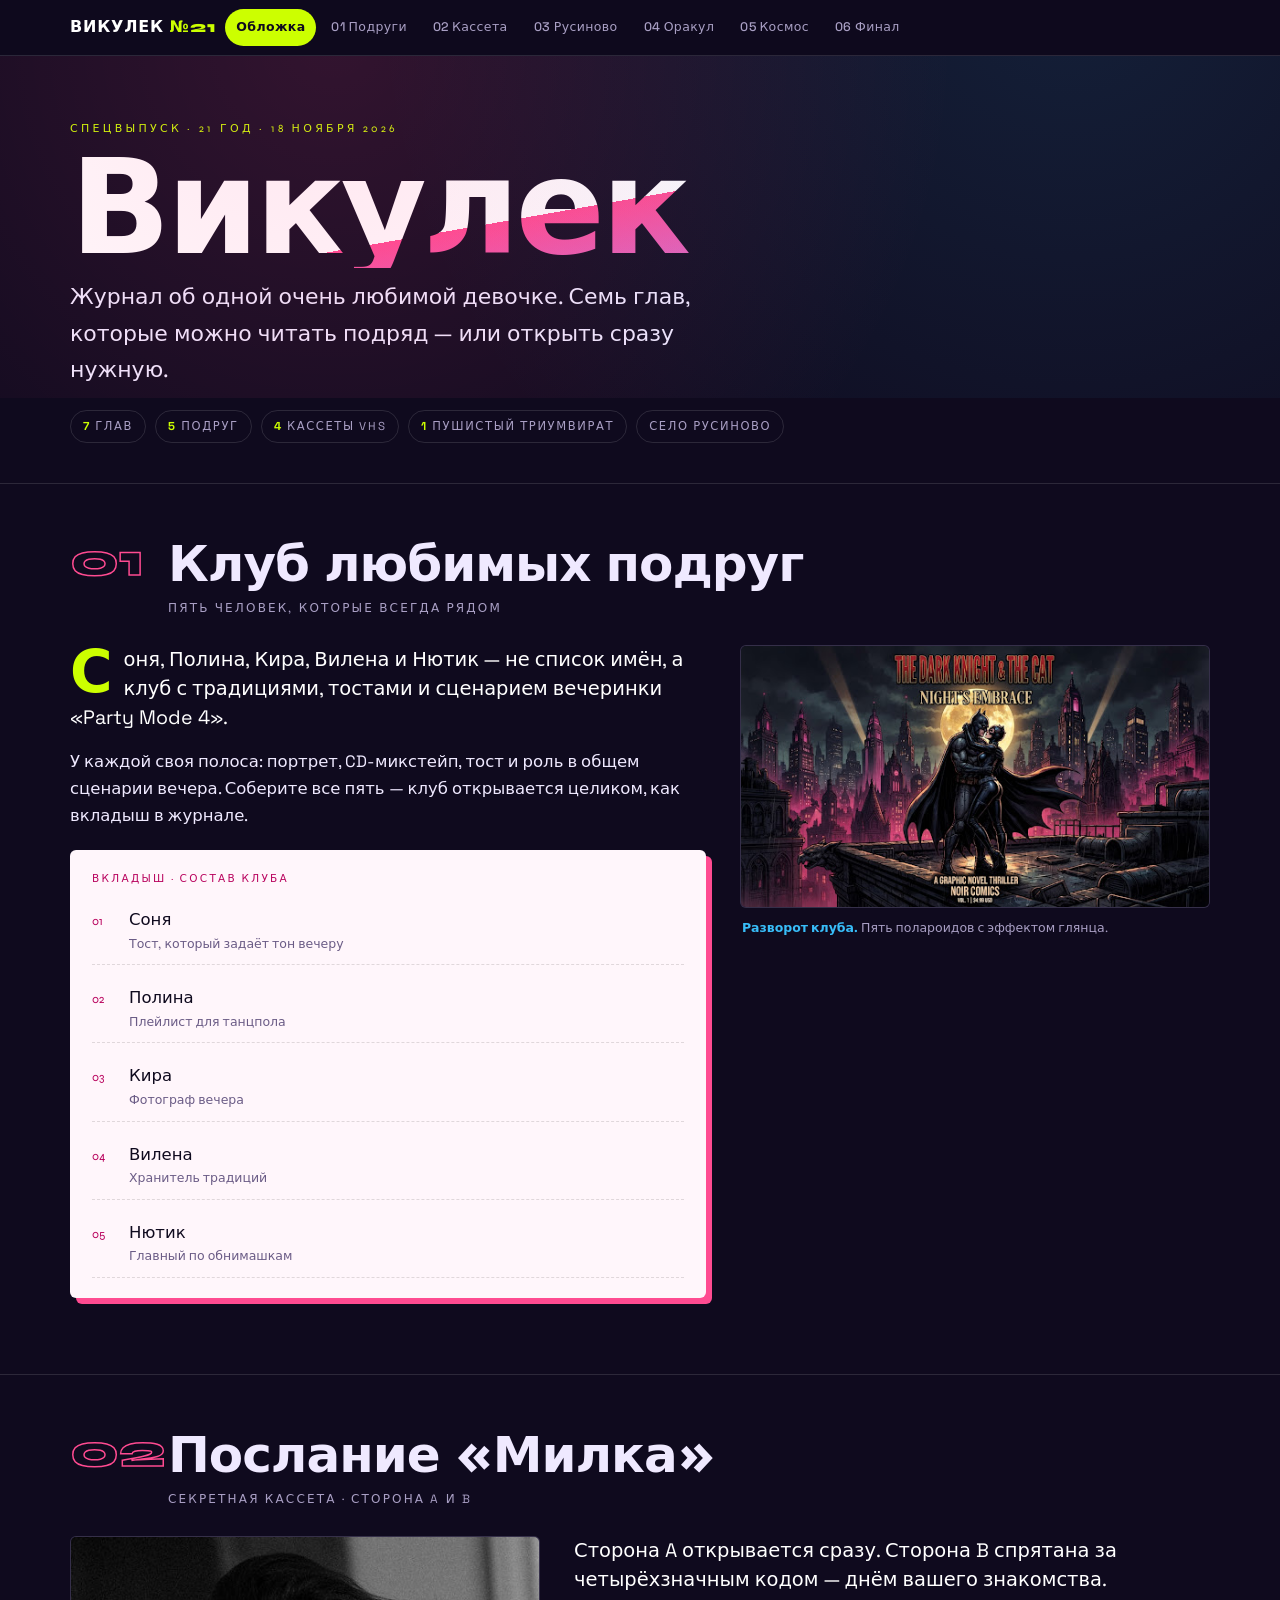
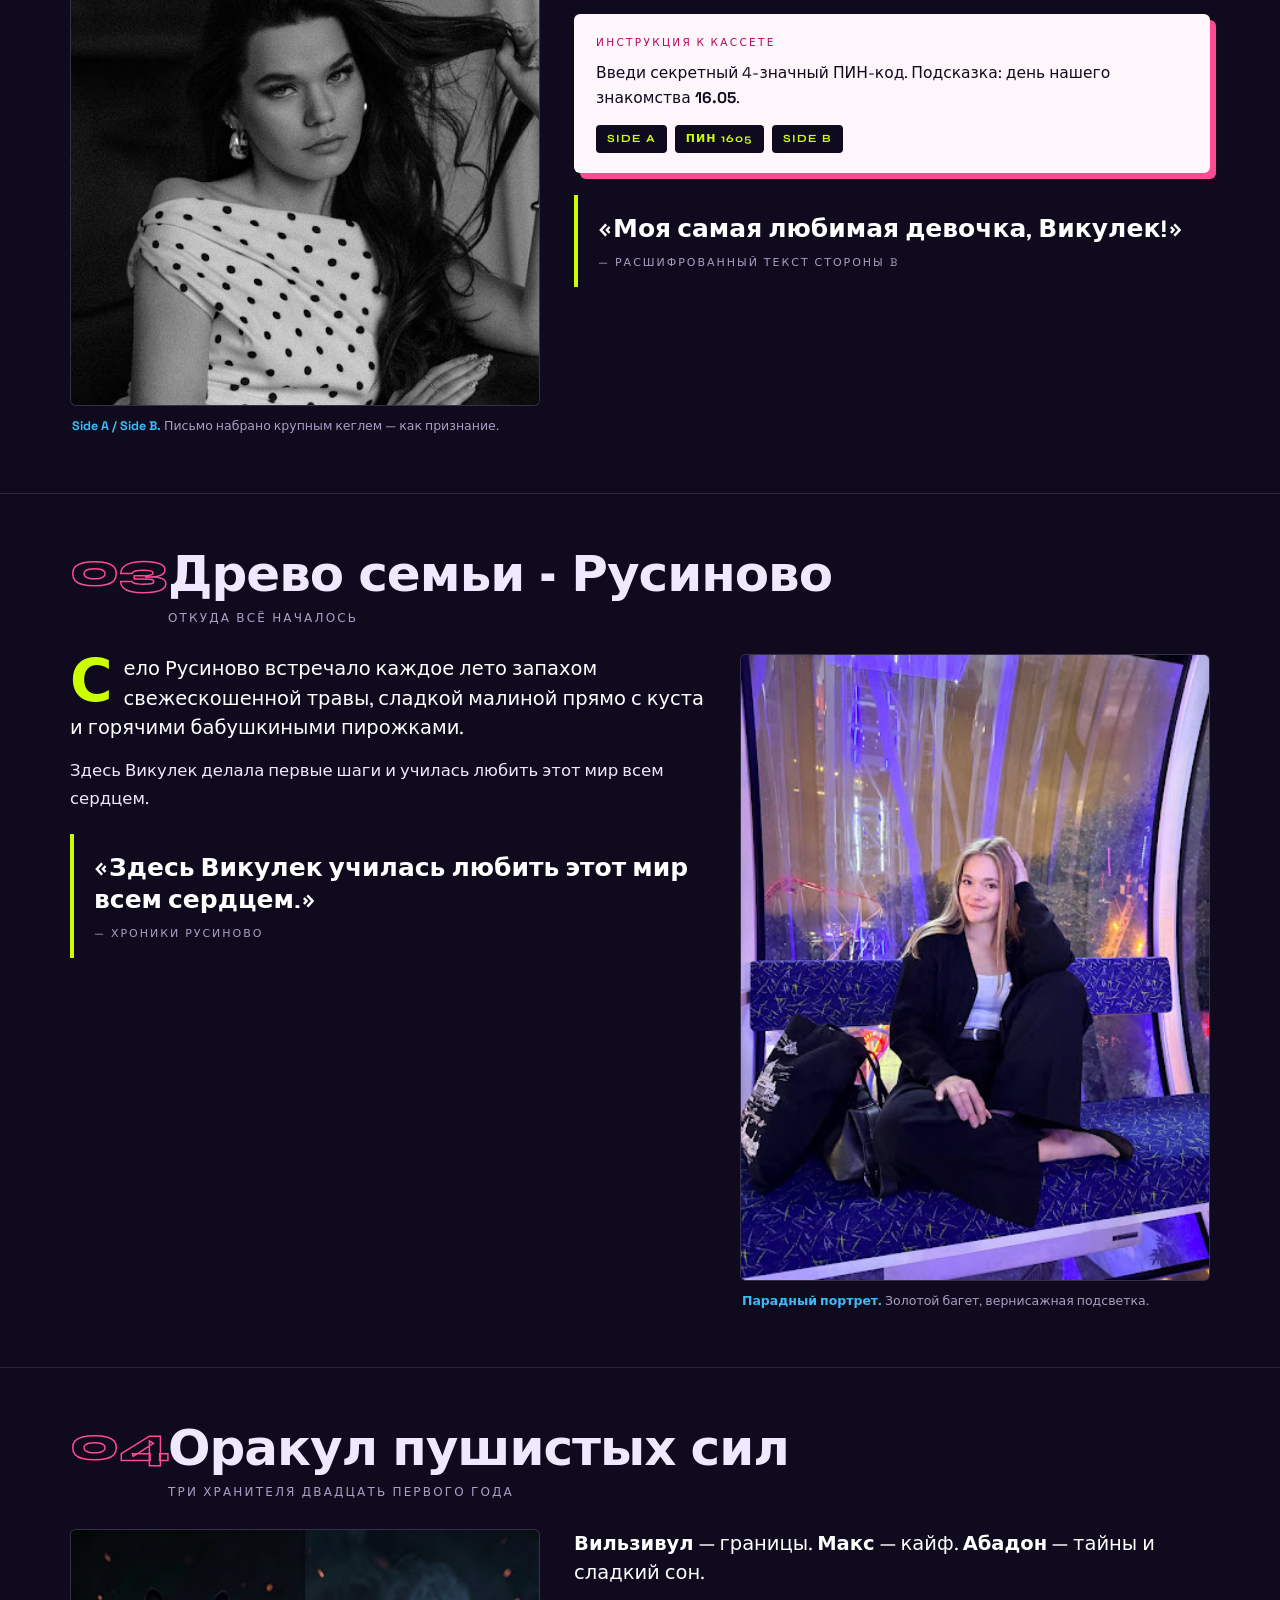
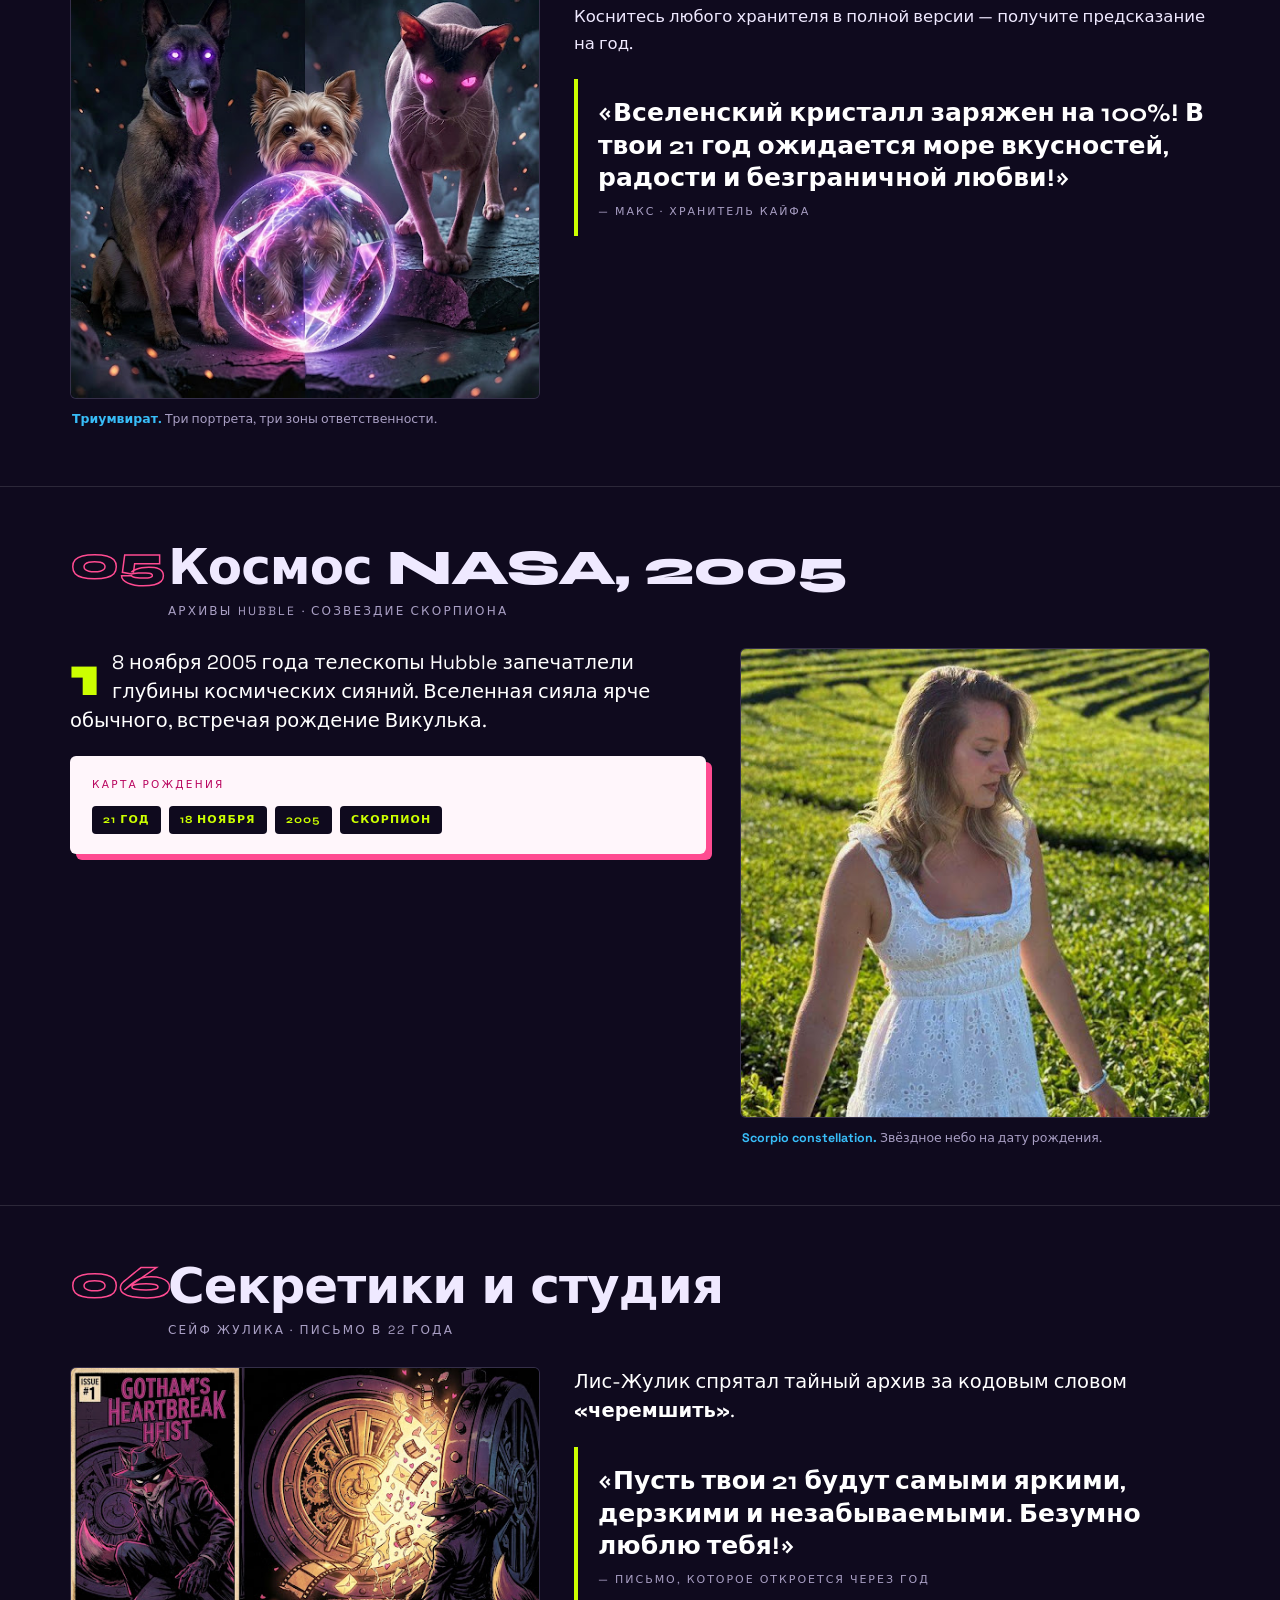
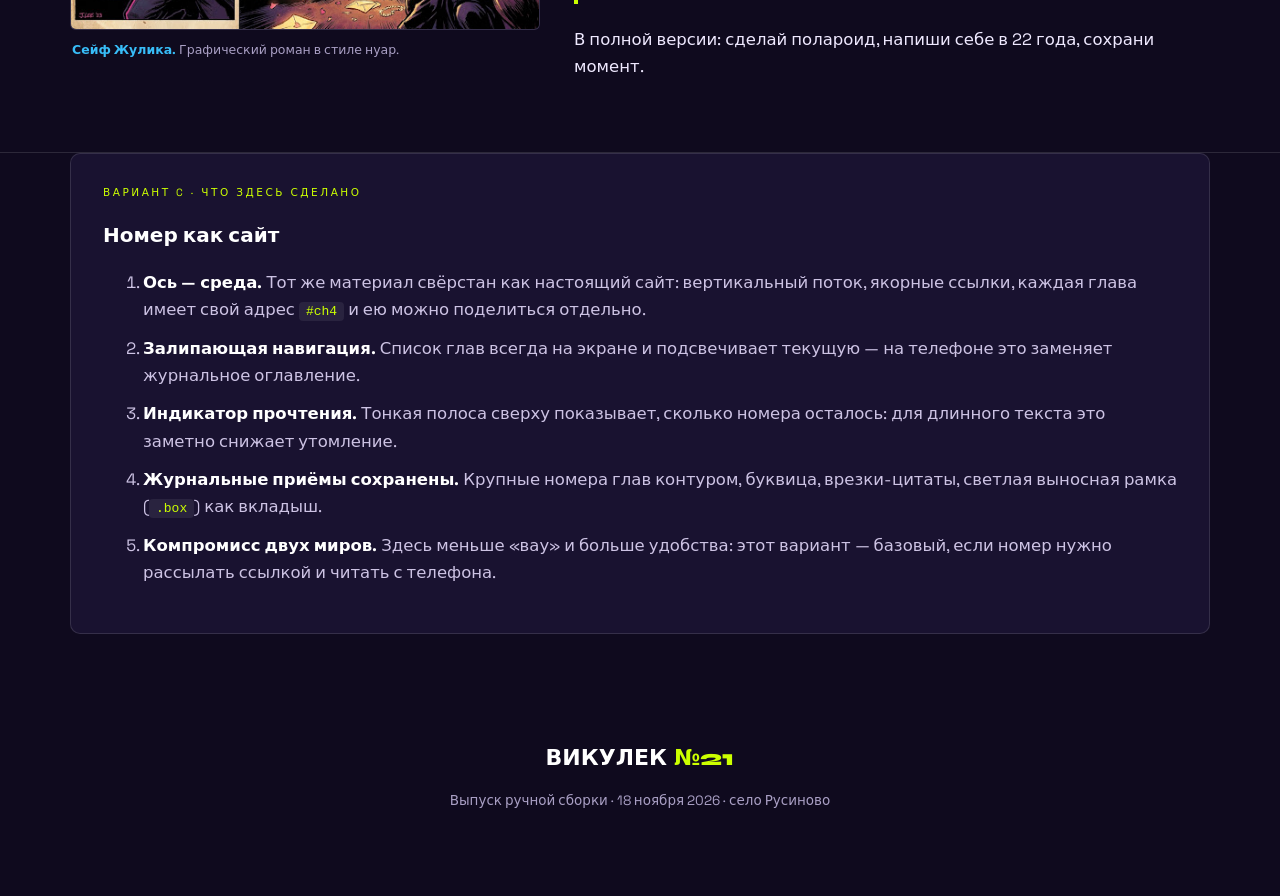
<file: redesign/c-site.html>
<!DOCTYPE html>
<html lang="ru">
<head>
<meta charset="utf-8">
<meta name="viewport" content="width=device-width, initial-scale=1">
<title>ВИКУЛЕК №21 — Номер как сайт</title>
<link rel="icon" type="image/svg+xml" href="../assets/favicon.svg">
<link rel="preconnect" href="https://fonts.googleapis.com">
<link rel="preconnect" href="https://fonts.gstatic.com" crossorigin>
<link href="https://fonts.googleapis.com/css2?family=Syne:wght@700;800&family=Space+Grotesk:wght@400;500;700&display=swap" rel="stylesheet">
<style>
/* ==========================================================================
   ВАРИАНТ C — «НОМЕР КАК САЙТ»
   Ось: СРЕДА. Тот же журнал, но свёрстан как настоящий сайт, а не как
   макет: вертикальный поток, залипающая навигация по главам, индикатор
   прочтения, якорные ссылки — каждой главой можно поделиться отдельно.
   Компромисс: журнальная вёрстка (буквица, врезки, колонтитулы) + веб-натив
   (скролл, sticky, hash-навигация, шеринг).
   Palette: ink #0F0A1E · paper #FFF6FB · lime #CCFF00 · pink #FF4B91
   ========================================================================== */
:root{
  --ink:#0F0A1E; --ink-2:#191230; --line:#ffffff1f;
  --paper:#FFF6FB; --paper-2:#FFFDFE;
  --lime:#CCFF00; --pink:#FF4B91; --cyan:#38BDF8; --violet:#B388FF;
  --dim:#A99FC4;
  --display:'Syne',system-ui,sans-serif;
  --body:'Space Grotesk',system-ui,-apple-system,Segoe UI,Roboto,sans-serif;
  --maxw:1180px;
  --bar-h:56px;
}
*{box-sizing:border-box}
html{scroll-behavior:smooth;scroll-padding-top:calc(var(--bar-h) + 14px)}
body{
  margin:0;background:var(--ink);color:#EFE9FF;
  font-family:var(--body);font-size:16.5px;line-height:1.66;
  -webkit-font-smoothing:antialiased
}
img{display:block;max-width:100%;height:auto}
.wrap{max-width:var(--maxw);margin:0 auto;padding:0 20px}

/* ---------- reading progress ---------- */
.progress{
  position:fixed;top:0;left:0;height:3px;width:0;z-index:60;
  background:linear-gradient(90deg,var(--pink),var(--lime));
  transition:width .1s linear
}

/* ---------- sticky chapter nav ---------- */
.chapnav{
  position:sticky;top:0;z-index:50;height:var(--bar-h);
  background:#0F0A1EEB;backdrop-filter:blur(10px);
  border-bottom:1px solid var(--line)
}
.chapnav .inner{
  max-width:var(--maxw);margin:0 auto;padding:0 20px;height:100%;
  display:flex;align-items:center;gap:10px
}
.chapnav .mark{
  font-family:var(--display);font-weight:800;letter-spacing:.05em;font-size:16px;
  color:#fff;white-space:nowrap
}
.chapnav .mark i{color:var(--lime);font-style:normal}
.chapnav ul{
  display:flex;gap:4px;list-style:none;margin:0;padding:0;overflow-x:auto;
  scrollbar-width:none;flex:1
}
.chapnav ul::-webkit-scrollbar{display:none}
.chapnav a{
  display:block;white-space:nowrap;text-decoration:none;
  font-size:12.5px;font-weight:500;letter-spacing:.03em;color:var(--dim);
  padding:8px 11px;border-radius:999px;transition:.15s
}
.chapnav a:hover{color:#fff;background:#ffffff12}
.chapnav a.on{background:var(--lime);color:var(--ink);font-weight:700}
.chapnav a:focus-visible{outline:3px solid var(--cyan);outline-offset:1px}

/* ---------- cover ---------- */
.cover{padding:64px 0 40px;border-bottom:1px solid var(--line);position:relative;overflow:hidden}
.cover::before{
  content:"";position:absolute;inset:-40% -10% auto -10%;height:120%;
  background:radial-gradient(circle at 30% 30%,#FF4B9126,transparent 55%),
             radial-gradient(circle at 78% 18%,#38BDF81F,transparent 55%);
  pointer-events:none
}
.cover .kick{
  font-family:var(--display);font-size:11px;letter-spacing:.3em;text-transform:uppercase;
  color:var(--lime);margin:0 0 14px
}
.cover h1{
  font-family:var(--display);font-weight:800;letter-spacing:-.03em;line-height:.88;
  font-size:clamp(46px,10.5vw,132px);margin:0 0 10px;
  background:linear-gradient(170deg,#fff 0%,#fff 46%,var(--pink) 46%,var(--violet) 100%);
  -webkit-background-clip:text;background-clip:text;color:transparent
}
.cover .tag{
  font-size:clamp(16px,2.4vw,22px);color:#EFE9FF;margin:0 0 22px;max-width:46ch
}
.cover .meta{
  display:flex;flex-wrap:wrap;gap:9px;margin-top:22px
}
.cover .meta span{
  font-size:11.5px;letter-spacing:.14em;text-transform:uppercase;color:var(--dim);
  border:1px solid var(--line);padding:6px 12px;border-radius:999px
}
.cover .meta span b{color:var(--lime)}

/* ---------- a chapter = one article ---------- */
.chapter{padding:56px 0;border-bottom:1px solid var(--line)}
.chapter:target{background:#ffffff07}
.chapter .head{
  display:grid;grid-template-columns:78px 1fr;gap:20px;align-items:start;margin-bottom:26px
}
.chapter .num{
  font-family:var(--display);font-weight:800;font-size:46px;line-height:.9;
  color:transparent;-webkit-text-stroke:1.5px var(--pink)
}
.chapter h2{
  font-family:var(--display);font-weight:800;letter-spacing:-.02em;line-height:1.02;
  font-size:clamp(28px,4.6vw,50px);margin:0 0 8px
}
.chapter .dek{
  font-size:12px;letter-spacing:.18em;text-transform:uppercase;color:var(--dim);
  margin:0
}
.chapter .grid{
  display:grid;grid-template-columns:1.15fr .85fr;gap:34px;align-items:start
}
.chapter .grid.flip{grid-template-columns:.85fr 1.15fr}
.chapter .grid.flip .col-text{order:2}
.chapter .grid.flip .col-art{order:1}
.col-text p{margin:0 0 15px}
.col-text .lede{font-size:19.5px;line-height:1.5;color:#fff}
/* drop cap: journal entry point, kept in a web layout */
.col-text .dc::first-letter{
  float:left;font-family:var(--display);font-weight:800;font-size:58px;line-height:.76;
  padding:6px 11px 0 0;color:var(--lime)
}
.frame{
  border:1px solid var(--line);background:var(--ink-2);overflow:hidden;border-radius:6px
}
.frame img{width:100%}
.caption{
  font-size:12.5px;color:var(--dim);padding:10px 2px 0;margin:0
}
.caption b{color:var(--cyan)}
.pq{
  margin:22px 0;padding:18px 0 18px 20px;border-left:4px solid var(--lime);
  font-family:var(--display);font-weight:700;font-size:clamp(18px,2.3vw,25px);
  line-height:1.3;color:#fff
}
.pq cite{
  display:block;margin-top:9px;font-family:var(--body);font-style:normal;font-weight:400;
  font-size:11px;letter-spacing:.18em;text-transform:uppercase;color:var(--dim)
}
/* magazine pull-out box */
.box{
  background:var(--paper);color:var(--ink);padding:20px 22px;border-radius:6px;
  margin:20px 0;box-shadow:6px 6px 0 var(--pink)
}
.box .bk{
  font-family:var(--display);font-size:10.5px;letter-spacing:.22em;text-transform:uppercase;
  color:#B9045E;margin:0 0 9px
}
.box p{margin:0;font-size:15.5px}
.box .chips{display:flex;gap:8px;flex-wrap:wrap;margin-top:13px}
.box .chips b{
  font-family:var(--display);font-size:11px;letter-spacing:.1em;
  background:var(--ink);color:var(--lime);padding:5px 11px;border-radius:4px
}
/* pull-out list of the five friends */
.friends{list-style:none;margin:0;padding:0;display:grid;gap:9px}
.friends li{
  display:flex;align-items:baseline;gap:11px;padding:10px 0;border-bottom:1px dashed var(--line)
}
.friends .fn{font-family:var(--display);font-size:12px;color:var(--pink);min-width:26px}
.friends .ft{font-weight:500}
.friends .ft small{display:block;color:var(--dim);font-size:12.5px;font-weight:400}
/* the muted ink is tuned for the dark page; inside the light pull-out box it
   only reaches 2.35:1, so it flips to a dark mauve (7.1:1) there. */
.box .friends li{border-bottom-color:#1A0F0822}
.box .friends .fn{color:#B9045E}
.box .friends .ft small{color:#6B5C86}

/* ---------- footer ---------- */
.foot{padding:46px 0 70px;text-align:center;color:var(--dim);font-size:13.5px}
.foot .mark{
  font-family:var(--display);font-weight:800;font-size:22px;color:#fff;margin-bottom:8px
}
.foot .mark i{color:var(--lime);font-style:normal}

/* ---------- notes ---------- */
.notes{
  background:var(--ink-2);border:1px solid var(--line);border-radius:10px;
  padding:30px 32px;margin:0 0 60px
}
.notes h3{font-family:var(--display);font-size:20px;margin:0 0 6px;color:#fff}
.notes .kicker{
  font-size:10.5px;letter-spacing:.24em;text-transform:uppercase;color:var(--lime);margin:0 0 18px
}
.notes li{margin-bottom:11px;color:#CDC3E4}
.notes li b{color:#fff}
.notes code{background:#ffffff12;padding:2px 7px;border-radius:4px;font-size:13px;color:var(--lime)}

@media (max-width:900px){
  .chapter .grid,.chapter .grid.flip{grid-template-columns:1fr;gap:24px}
  .chapter .grid.flip .col-text,.chapter .grid.flip .col-art{order:initial}
  .chapter .head{grid-template-columns:56px 1fr;gap:14px}
  .chapter .num{font-size:34px}
}
@media (prefers-reduced-motion:reduce){html{scroll-behavior:auto}*{transition:none!important}}
</style>
</head>
<body>

<div class="progress" id="progress" aria-hidden="true"></div>

<!-- ============ STICKY CHAPTER NAV ============ -->
<nav class="chapnav" aria-label="Главы номера">
  <div class="inner">
    <span class="mark">ВИКУЛЕК <i>№21</i></span>
    <ul id="chaplist">
      <li><a href="#cover" class="on">Обложка</a></li>
      <li><a href="#ch1">01 Подруги</a></li>
      <li><a href="#ch2">02 Кассета</a></li>
      <li><a href="#ch3">03 Русиново</a></li>
      <li><a href="#ch4">04 Оракул</a></li>
      <li><a href="#ch5">05 Космос</a></li>
      <li><a href="#ch6">06 Финал</a></li>
    </ul>
  </div>
</nav>

<!-- ============ COVER ============ -->
<header class="cover" id="cover">
  <div class="wrap">
    <p class="kick">Спецвыпуск · 21 год · 18 ноября 2026</p>
    <h1>Викулек</h1>
    <p class="tag">Журнал об одной очень любимой девочке. Семь глав, которые можно читать подряд — или открыть сразу нужную.</p>
    <div class="meta">
      <span><b>7</b> глав</span>
      <span><b>5</b> подруг</span>
      <span><b>4</b> кассеты VHS</span>
      <span><b>1</b> пушистый триумвират</span>
      <span>село Русиново</span>
    </div>
  </div>
</header>

<!-- ============ CH 01 ============ -->
<article class="chapter" id="ch1">
  <div class="wrap">
    <div class="head">
      <div class="num">01</div>
      <div>
        <h2>Клуб любимых подруг</h2>
        <p class="dek">Пять человек, которые всегда рядом</p>
      </div>
    </div>
    <div class="grid">
      <div class="col-text">
        <p class="lede dc">Соня, Полина, Кира, Вилена и Нютик — не список имён, а клуб с традициями, тостами и сценарием вечеринки «Party Mode 4».</p>
        <p>У каждой своя полоса: портрет, CD-микстейп, тост и роль в общем сценарии вечера. Соберите все пять — клуб открывается целиком, как вкладыш в журнале.</p>
        <div class="box">
          <p class="bk">Вкладыш · состав клуба</p>
          <ul class="friends">
            <li><span class="fn">01</span><span class="ft">Соня<small>Тост, который задаёт тон вечеру</small></span></li>
            <li><span class="fn">02</span><span class="ft">Полина<small>Плейлист для танцпола</small></span></li>
            <li><span class="fn">03</span><span class="ft">Кира<small>Фотограф вечера</small></span></li>
            <li><span class="fn">04</span><span class="ft">Вилена<small>Хранитель традиций</small></span></li>
            <li><span class="fn">05</span><span class="ft">Нютик<small>Главный по обнимашкам</small></span></li>
          </ul>
        </div>
      </div>
      <div class="col-art">
        <figure style="margin:0">
          <div class="frame"><img src="../assets/img_16d89e8513f4.jpg" alt="Подруги вместе" width="900" height="675"></div>
          <figcaption class="caption"><b>Разворот клуба.</b> Пять полароидов с эффектом глянца.</figcaption>
        </figure>
      </div>
    </div>
  </div>
</article>

<!-- ============ CH 02 ============ -->
<article class="chapter" id="ch2">
  <div class="wrap">
    <div class="head">
      <div class="num">02</div>
      <div>
        <h2>Послание «Милка»</h2>
        <p class="dek">Секретная кассета · сторона A и B</p>
      </div>
    </div>
    <div class="grid flip">
      <div class="col-text">
        <p class="lede">Сторона A открывается сразу. Сторона B спрятана за четырёхзначным кодом — днём вашего знакомства.</p>
        <div class="box">
          <p class="bk">Инструкция к кассете</p>
          <p>Введи секретный 4-значный ПИН-код. Подсказка: день нашего знакомства <b>16.05</b>.</p>
          <div class="chips"><b>SIDE A</b><b>ПИН 1605</b><b>SIDE B</b></div>
        </div>
        <blockquote class="pq">
          «Моя самая любимая девочка, Викулек!»
          <cite>— расшифрованный текст стороны B</cite>
        </blockquote>
      </div>
      <div class="col-art">
        <figure style="margin:0">
          <div class="frame"><img src="../assets/img_9dc92d4ecb38.jpg" alt="Кассета и письмо" width="900" height="675"></div>
          <figcaption class="caption"><b>Side A / Side B.</b> Письмо набрано крупным кеглем — как признание.</figcaption>
        </figure>
      </div>
    </div>
  </div>
</article>

<!-- ============ CH 03 ============ -->
<article class="chapter" id="ch3">
  <div class="wrap">
    <div class="head">
      <div class="num">03</div>
      <div>
        <h2>Древо семьи · Русиново</h2>
        <p class="dek">Откуда всё началось</p>
      </div>
    </div>
    <div class="grid">
      <div class="col-text">
        <p class="lede dc">Село Русиново встречало каждое лето запахом свежескошенной травы, сладкой малиной прямо с куста и горячими бабушкиными пирожками.</p>
        <p>Здесь Викулек делала первые шаги и училась любить этот мир всем сердцем.</p>
        <blockquote class="pq">
          «Здесь Викулек училась любить этот мир всем сердцем.»
          <cite>— хроники Русиново</cite>
        </blockquote>
      </div>
      <div class="col-art">
        <figure style="margin:0">
          <div class="frame"><img src="../assets/img_f7616f682098.jpg" alt="Семейный архив и портрет маслом" width="900" height="675"></div>
          <figcaption class="caption"><b>Парадный портрет.</b> Золотой багет, вернисажная подсветка.</figcaption>
        </figure>
      </div>
    </div>
  </div>
</article>

<!-- ============ CH 04 ============ -->
<article class="chapter" id="ch4">
  <div class="wrap">
    <div class="head">
      <div class="num">04</div>
      <div>
        <h2>Оракул пушистых сил</h2>
        <p class="dek">Три хранителя двадцать первого года</p>
      </div>
    </div>
    <div class="grid flip">
      <div class="col-text">
        <p class="lede"><b>Вильзивул</b> — границы. <b>Макс</b> — кайф. <b>Абадон</b> — тайны и сладкий сон.</p>
        <p>Коснитесь любого хранителя в полной версии — получите предсказание на год.</p>
        <blockquote class="pq">
          «Вселенский кристалл заряжен на 100%! В твои 21 год ожидается море вкусностей, радости и безграничной любви!»
          <cite>— Макс · Хранитель Кайфа</cite>
        </blockquote>
      </div>
      <div class="col-art">
        <figure style="margin:0">
          <div class="frame"><img src="../assets/img_ceb330461efc.jpg" alt="Триумвират хранителей" width="900" height="675"></div>
          <figcaption class="caption"><b>Триумвират.</b> Три портрета, три зоны ответственности.</figcaption>
        </figure>
      </div>
    </div>
  </div>
</article>

<!-- ============ CH 05 ============ -->
<article class="chapter" id="ch5">
  <div class="wrap">
    <div class="head">
      <div class="num">05</div>
      <div>
        <h2>Космос NASA, 2005</h2>
        <p class="dek">Архивы Hubble · созвездие Скорпиона</p>
      </div>
    </div>
    <div class="grid">
      <div class="col-text">
        <p class="lede dc">18 ноября 2005 года телескопы Hubble запечатлели глубины космических сияний. Вселенная сияла ярче обычного, встречая рождение Викулька.</p>
        <div class="box">
          <p class="bk">Карта рождения</p>
          <div class="chips"><b>21 ГОД</b><b>18 НОЯБРЯ</b><b>2005</b><b>СКОРПИОН</b></div>
        </div>
      </div>
      <div class="col-art">
        <figure style="margin:0">
          <div class="frame"><img src="../assets/img_daad730c6486.jpg" alt="Созвездие Скорпиона" width="900" height="675"></div>
          <figcaption class="caption"><b>Scorpio constellation.</b> Звёздное небо на дату рождения.</figcaption>
        </figure>
      </div>
    </div>
  </div>
</article>

<!-- ============ CH 06 ============ -->
<article class="chapter" id="ch6">
  <div class="wrap">
    <div class="head">
      <div class="num">06</div>
      <div>
        <h2>Секретики и студия</h2>
        <p class="dek">Сейф Жулика · письмо в 22 года</p>
      </div>
    </div>
    <div class="grid flip">
      <div class="col-text">
        <p class="lede">Лис-Жулик спрятал тайный архив за кодовым словом <b>«черемшить»</b>.</p>
        <blockquote class="pq">
          «Пусть твои 21 будут самыми яркими, дерзкими и незабываемыми. Безумно люблю тебя!»
          <cite>— письмо, которое откроется через год</cite>
        </blockquote>
        <p>В полной версии: сделай полароид, напиши себе в 22 года, сохрани момент.</p>
      </div>
      <div class="col-art">
        <figure style="margin:0">
          <div class="frame"><img src="../assets/img_b89d3e4b55cc.jpg" alt="Сейф Жулика" width="900" height="675"></div>
          <figcaption class="caption"><b>Сейф Жулика.</b> Графический роман в стиле нуар.</figcaption>
        </figure>
      </div>
    </div>
  </div>
</article>

<!-- ============ NOTES ============ -->
<section class="wrap">
  <div class="notes">
    <p class="kicker">Вариант C · что здесь сделано</p>
    <h3>Номер как сайт</h3>
    <ol>
      <li><b>Ось — среда.</b> Тот же материал свёрстан как настоящий сайт: вертикальный поток, якорные ссылки, каждая глава имеет свой адрес <code>#ch4</code> и ею можно поделиться отдельно.</li>
      <li><b>Залипающая навигация.</b> Список глав всегда на экране и подсвечивает текущую — на телефоне это заменяет журнальное оглавление.</li>
      <li><b>Индикатор прочтения.</b> Тонкая полоса сверху показывает, сколько номера осталось: для длинного текста это заметно снижает утомление.</li>
      <li><b>Журнальные приёмы сохранены.</b> Крупные номера глав контуром, буквица, врезки-цитаты, светлая выносная рамка (<code>.box</code>) как вкладыш.</li>
      <li><b>Компромисс двух миров.</b> Здесь меньше «вау» и больше удобства: этот вариант — базовый, если номер нужно рассылать ссылкой и читать с телефона.</li>
    </ol>
  </div>
</section>

<footer class="foot">
  <div class="wrap">
    <div class="mark">ВИКУЛЕК <i>№21</i></div>
    <p>Выпуск ручной сборки · 18 ноября 2026 · село Русиново</p>
  </div>
</footer>

<script>
/* ==========================================================================
   Три вещи: индикатор прочтения, подсветка текущей главы, плавный переход.
   Ни одной функции-заглушки: каждый обработчик существует.
   ========================================================================== */
(function () {
  var bar   = document.getElementById('progress');
  var links = Array.prototype.slice.call(document.querySelectorAll('#chaplist a'));
  var sections = links.map(function (a) {
    return document.querySelector(a.getAttribute('href'));
  }).filter(Boolean);

  /* --- reading progress --- */
  function onScroll() {
    var h = document.documentElement.scrollHeight - window.innerHeight;
    var pct = h > 0 ? Math.min(100, Math.max(0, (window.scrollY / h) * 100)) : 0;
    bar.style.width = pct + '%';
    highlight();
  }

  /* --- which chapter is on screen --- */
  function highlight() {
    var probe = window.innerHeight * 0.32;
    var idx = 0;
    sections.forEach(function (s, i) {
      if (s.getBoundingClientRect().top <= probe) idx = i;
    });
    links.forEach(function (a, i) {
      var on = i === idx;
      a.classList.toggle('on', on);
      /* keep the active pill scrolled into view in the horizontal strip */
      if (on && a.parentElement.parentElement.scrollWidth > a.parentElement.parentElement.clientWidth) {
        a.scrollIntoView({ block: 'nearest', inline: 'center' });
      }
    });
  }

  window.addEventListener('scroll', onScroll, { passive: true });
  window.addEventListener('resize', onScroll);
  onScroll();

  /* --- announce the target chapter for screen readers --- */
  links.forEach(function (a) {
    a.addEventListener('click', function () {
      var t = document.querySelector(a.getAttribute('href'));
      if (!t) return;
      t.setAttribute('tabindex', '-1');
      setTimeout(function () { t.focus({ preventScroll: true }); }, 320);
    });
  });
})();
</script>
</body>
</html>
</file>
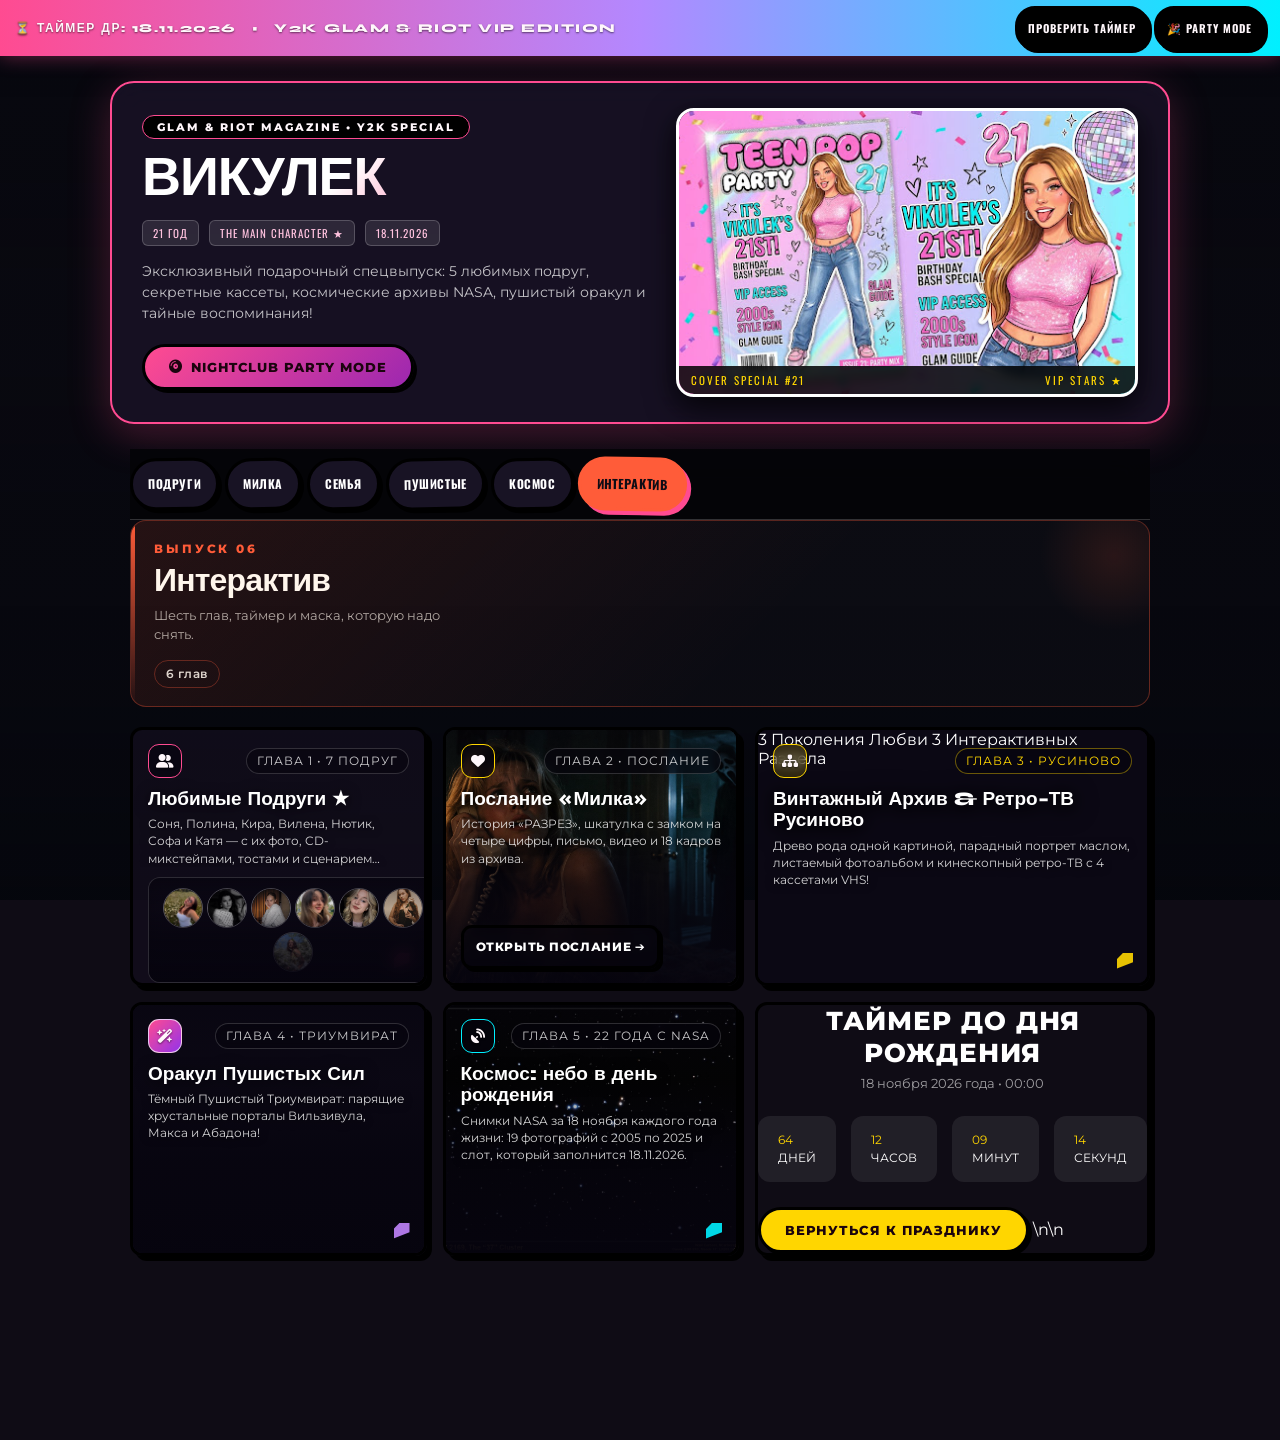
<file: y2k_party_magazine_1/code-preview.html>
<!DOCTYPE html><html lang="ru"><head><meta charset="utf-8"><style id="bg-fixed-css"></style><style id="family-tv-mobile-css">
/* Телевизор и стеллаж кассет: корпус не должен вылезать за экран */
#familyTabTv { max-width: 100%; min-width: 0; }
#familyTabTv .retro-tv-chassis { box-sizing: border-box; max-width: 100%; }
#familyTabTv > div { max-width: 100% !important; }
#familyTabTv .vhs-cassette-item { max-width: 100%; box-sizing: border-box; }
@media (max-width: 900px) {
  #familyTabTv .retro-tv-chassis {
    padding: 10px !important; border-width: 4px !important;
    border-radius: 18px !important; margin-bottom: 14px;
  }
  #familyTabTv .crt-screen-bezel { border-width: 5px !important; border-radius: 14px !important; }
  #familyTabTv .tv-antenna { top: -28px; gap: 26px; }
  #familyTabTv .vhs-cassette-item { padding: 9px 11px; }
  #familyTabTv .vhs-cassette-item > div { min-width: 0; }
  #familyTabTv .vhs-cassette-item div[style*="font-size: 13px"] { font-size: 11.5px !important; }
  #familyTabTv .vhs-cassette-item div[style*="font-size: 10px"] { font-size: 9.5px !important; }
  /* плашка-подпись на кинескопе: на телефоне ужимаем, чтобы не съедала кадр */
  #familyTabTv #vhsStorySubtitleBox { bottom: 6px; left: 6px; right: 6px; padding: 6px 8px; border-left-width: 2px; }
  #familyTabTv #vhsTapeTitleDisplay { font-size: 10.5px !important; line-height: 1.25; }
  #familyTabTv #vhsTapeQuoteDisplay { font-size: 9.5px !important; line-height: 1.3; margin-top: 1px; }
}
@media (max-width: 420px) {
  #familyTabTv .vhs-cassette-item span[style*="Загрузить"],
  #familyTabTv .vhs-cassette-item span i { display: none; }
}
/* портрет: на узком экране подпись уходит ПОД картину, а не поверх неё */
#familyPaintingCaption { position: absolute; bottom: 0; left: 0; right: 0; }
@media (max-width: 700px) {
  #familyPaintStage { max-height: none !important; overflow: visible !important; }
  #familyPaintStage img { max-height: 62vh; }
  #familyPaintingCaption {
    position: static !important;
    background: #17100d !important;
    padding: 14px 14px 12px !important;
  }
}
/* два столбца «телевизор + стеллаж» на мобиле — в один */
@media (max-width: 900px) {
  #familyTabTv .tree-grid {
    display: block !important;
    grid-template-columns: 1fr !important;
    max-width: 100% !important;
  }
  #familyTabTv .tree-grid > div { max-width: 100% !important; min-width: 0 !important; }
}
</style>











<style id="family-greet-css" data-v="12">
.poster-hot-layer { position: absolute; inset: 0; pointer-events: none; }
.poster-hot {
  position: absolute; border-radius: 50%; padding: 0; border: 0; cursor: pointer;
  background: transparent; pointer-events: auto; transition: .18s;
}
.poster-hot:hover, .poster-hot:focus-visible {
  background: rgba(255,214,0,.16);
  box-shadow: 0 0 0 2px rgba(255,214,0,.75), inset 0 0 26px rgba(255,214,0,.35);
  outline: none;
}
.greet-btn {
  margin-top: 8px; padding: 5px 12px; border: 1px solid rgba(255,214,0,.55);
  border-radius: 20px; background: rgba(255,214,0,.12); color: #ffd600;
  font-family: 'Space Grotesk', sans-serif; font-size: 10.5px; font-weight: 800;
  letter-spacing: .6px; cursor: pointer; transition: .18s; white-space: nowrap;
}
.greet-btn:hover { background: rgba(255,214,0,.28); transform: translateY(-1px); }
.greet-bar {
  /* висит по центру карточки, не по её внутреннему блоку (иначе кнопка липнет к краю) */
  position: absolute; left: 50%; transform: translate(-50%, 100%); bottom: -8px;
  display: flex; gap: 6px; justify-content: center; flex-wrap: wrap;
  width: max-content; max-width: 92vw; z-index: 5; pointer-events: none;
}
.greet-bar .greet-btn { pointer-events: auto; margin-top: 0; }
.greet-btn--node {
  position: relative; flex: 0 0 auto; width: max-content; white-space: nowrap;
}
@media (max-width: 480px) {
  .greet-btn { font-size: 9.5px; padding: 4px 9px; letter-spacing: .3px; }
}


.modal-window--greet { max-width: 460px; }
.modal-window--greet .modal-header-y2k h2 { font-size: 24px; }
.modal-window--greet .modal-header-y2k p { font-size: 12px; opacity: .75; margin-top: 4px; }
.fg-stage { display: flex; align-items: center; justify-content: center;
  background: #000; border: 1px solid rgba(255,214,0,.35); border-radius: 14px;
  overflow: hidden; min-height: 180px; margin-top: 14px; }
.fg-stage video { width: 100%; max-height: 62vh; display: block; border-radius: 12px; }
.fg-none { padding: 30px 22px; text-align: center; }
.fg-none .big { font-size: 40px; margin-bottom: 12px; }
.fg-none .t { font-size: 13.5px; color: #fff; line-height: 1.6; }
.fg-none .t b { color: #ffd600; }
.fg-text { margin-top: 14px; font-size: 13.5px; font-style: italic;
  color: rgba(255,255,255,.9); line-height: 1.65; }

/* --- общий ролик на двоих: два портрета + одно видео --- */
.fg-couple { width: 100%; padding: 14px; }
.fg-couple-faces { display: flex; gap: 14px; justify-content: center; margin-bottom: 12px; }
.fg-couple-face { margin: 0; text-align: center; }
.fg-couple-face img {
  width: 74px; height: 74px; border-radius: 50%; display: block;
  border: 2px solid rgba(255,214,0,.75); object-fit: cover;
  box-shadow: 0 0 18px rgba(255,214,0,.25);
}
.fg-couple-face figcaption {
  margin-top: 6px; font-family: 'Space Grotesk', sans-serif;
  font-size: 10.5px; font-weight: 800; letter-spacing: .4px; color: #ffd600;
}
.fg-couple-video video { width: 100%; max-height: 54vh; display: block; border-radius: 12px; }
.fg-couple-text { margin: 0 0 10px; font-size: 13.5px; font-style: italic;
  color: rgba(255,255,255,.92); line-height: 1.6; }
.fg-couple-who {
  display: block; font-style: normal; font-weight: 800; color: #ffd600;
  font-size: 11px; letter-spacing: .6px; text-transform: uppercase; margin-bottom: 2px;
}
@media (max-width: 430px) {
  .fg-couple-face img { width: 62px; height: 62px; }
  .fg-couple-video video { max-height: 46vh; }
  /* длинные имена пар («Дед Василий & Баба Наталья») не должны лезть под крестик */
  .modal-window--greet .modal-header-y2k h2 { font-size: 18px; line-height: 1.25; padding-right: 34px; }
  .modal-window--greet .modal-header-y2k p { font-size: 11px; }
  .fg-couple { padding: 6px 4px; }
}
@media (max-width: 430px) {
  .modal-window--greet { padding: 18px; }
  .fg-stage video { max-height: 52vh; }
}
</style>
<link rel="icon" type="image/svg+xml" href="../assets/favicon.svg">
<link rel="apple-touch-icon" href="../assets/favicon.svg">
<meta name="theme-color" content="#8B5CF6">
<meta name="color-scheme" content="dark">
<style id="oracle-grid-4-css">
/* четыре оракула в трёх колонках — адаптив, чтобы не orphan-ились */
.v1-oracle-grid{grid-template-columns:repeat(auto-fit,minmax(240px,1fr))}
@media(max-width:700px){.v1-oracle-grid{grid-template-columns:1fr}}
</style>
<style id="v1-media-css">.v1-media-section{padding:80px 0;background:linear-gradient(135deg,#100c1e,#17132a);color:#fff}.v1-media-section h2{font:800 clamp(32px,6vw,72px)/.95 Syne,sans-serif;margin:8px 0 20px}.v1-kicker{color:#00f0ff;letter-spacing:.16em;text-transform:uppercase;font:700 12px Oswald,sans-serif}.v1-lead{max-width:60ch;color:#e6dff5;font-size:18px}.v1-friend-grid{display:grid;gap:28px;margin-top:34px}.v1-friend-spread{display:grid;grid-template-columns:280px 1fr;background:#ffffff0b;border:1px solid #ffffff22;border-radius:16px;overflow:hidden}.v1-friend-cover{position:relative;min-height:300px}.v1-friend-cover img{width:100%;height:100%;object-fit:cover}.v1-friend-cover span{position:absolute;top:12px;left:12px;background:#00f0ff;color:#06040f;padding:6px 9px;border-radius:9px;font:700 11px Oswald,sans-serif}.v1-friend-copy{padding:32px}.v1-friend-copy h3,.v1-oracle h3{font:800 38px Syne,sans-serif;margin:0 0 14px}.v1-friend-copy>p{color:#e6dff5;line-height:1.65;font-size:16px}.v1-editorial{color:#ffd600!important}.v1-media{display:grid;grid-template-columns:1fr 1fr;gap:12px;margin-top:26px}.v1-media-slot{border:1px dashed #ffffff55;border-radius:10px;padding:18px;min-height:86px;display:grid;gap:8px}.v1-media-slot small{color:#aaa;font-size:12px}.v1-oracle-grid{display:grid;grid-template-columns:repeat(3,1fr);gap:20px}.v1-oracle{padding:22px;background:#ffffff0b;border:1px solid #ffffff22;border-radius:16px}.v1-oracle img{width:100%;aspect-ratio:1;object-fit:cover;border-radius:10px}.v1-oracle p{color:#e6dff5;line-height:1.5}.v1-oracle button{min-width:44px;min-height:44px;border:1px solid #ccff00;color:#ccff00;background:transparent;padding:11px 14px;border-radius:999px;cursor:pointer;font-weight:700}.card-btn{min-width:44px;min-height:44px}.card-img-preview{min-width:44px;min-height:44px}.v1-oracle output{display:block;margin-top:15px;min-height:45px;color:#eaffb0}.v1-oracle button:hover{background:#ccff00;color:#06040f}@media(max-width:700px){.v1-friend-spread{grid-template-columns:1fr}.v1-friend-cover{min-height:280px}.v1-media{grid-template-columns:1fr}.v1-oracle-grid{grid-template-columns:1fr}} </style><style id="issue-gate-css">
#issueGate[hidden]{display:none!important}body.issue-locked{overflow:hidden}body.issue-locked> :not(#issueGate):not(#bgVideo):not(.video-overlay){display:none!important}
body.issue-locked #bgVideo{display:block!important;opacity:.9;filter:contrast(118%) brightness(1.45) saturate(1.05)}
body.issue-locked .video-overlay{display:block!important}
#issueGate{position:relative;z-index:3;min-height:100vh;background:radial-gradient(circle at 20% 10%,#ff4b9130,transparent 35%),radial-gradient(circle at 80% 80%,#00f0ff24,transparent 35%);color:#fff;display:grid;place-items:center;padding:24px;font-family:Montserrat,sans-serif}
.gate-shell{width:min(980px,100%);border:1px solid #ffffff26;border-radius:22px;padding:clamp(20px,5vw,56px);background:rgba(8,6,16,.30);backdrop-filter:blur(4px) saturate(1.35);-webkit-backdrop-filter:blur(4px) saturate(1.35);box-shadow:0 30px 90px #0009;position:relative;overflow:hidden}
@media(max-width:600px){.gate-shell{background:rgba(8,6,16,.20);backdrop-filter:blur(2px);-webkit-backdrop-filter:blur(2px);padding:20px 16px}.gate-title,.gate-countdown,.gate-toc,.gate-status,.gate-kicker{text-shadow:0 2px 12px #000,0 0 3px #000}}.gate-shell:before{content:'SPECIAL ISSUE 21';position:absolute;right:-18px;top:35px;transform:rotate(8deg);font:800 12px Syne,sans-serif;letter-spacing:.18em;background:#ffd600;color:#090611;padding:8px 28px}.gate-kicker{color:#00f0ff;font:700 12px Syne,sans-serif;letter-spacing:.18em;text-transform:uppercase}.gate-title{font:900 clamp(48px,11vw,118px)/.82 Syne,sans-serif;margin:18px 0}.gate-title i{color:#ff4b91;font-style:normal}.gate-copy{max-width:62ch;color:#e5def2;line-height:1.6}.gate-countdown{display:grid;grid-template-columns:repeat(4,1fr);gap:10px;margin:34px 0}.gate-unit{border:1px solid #ffffff24;border-radius:14px;background:#ffffff08;padding:18px 8px;text-align:center}.gate-unit b{display:block;font:800 clamp(28px,7vw,64px)/1 Syne,sans-serif}.gate-unit span{display:block;margin-top:8px;color:#b9adc9;font-size:10px;letter-spacing:.14em;text-transform:uppercase}.gate-actions{display:flex;gap:12px;flex-wrap:wrap}.gate-btn{min-width:44px;min-height:46px;border-radius:999px;padding:11px 19px;font:700 12px Syne,sans-serif;letter-spacing:.08em;text-transform:uppercase;cursor:pointer}.gate-btn.primary{background:#ff4b91;color:#130610;border:1px solid #ff4b91}.gate-btn.secondary{background:transparent;color:#ccff00;border:1px solid #ccff00}.gate-toc{display:grid;grid-template-columns:repeat(3,1fr);gap:8px;margin-top:32px}.gate-toc span{border-top:1px solid #ffffff28;padding-top:8px;color:#cfc6db;font-size:12px}.gate-toc b{color:#00f0ff;margin-right:5px}.gate-status{min-height:24px;color:#ffd600;margin-top:16px}.gate-btn:focus-visible,.quiz-options button:focus-visible{outline:3px solid #ffd600;outline-offset:3px}@media(max-width:620px){.gate-countdown{grid-template-columns:repeat(2,1fr)}.gate-toc{grid-template-columns:1fr 1fr}.gate-shell:before{display:none}}
</style><style id="family-interactions-css">
/* Family album: touch-friendly swipe surface and page transition. */
#albumSpreadContainer { touch-action: pan-y; user-select: none; }
#albumSpreadContainer.album-swipe-next { animation: albumNext .24s ease; }
#albumSpreadContainer.album-swipe-prev { animation: albumPrev .24s ease; }
@keyframes albumNext { from { opacity:.55; transform:translateX(22px) } to { opacity:1; transform:none } }
@keyframes albumPrev { from { opacity:.55; transform:translateX(-22px) } to { opacity:1; transform:none } }
#albumDotsContainer button { min-width:44px!important; min-height:44px!important; padding:14px!important; background-clip:content-box!important; }
#familyTabAlbum [aria-label], #familyTabAlbum button { min-height:44px; }
/* VHS status makes each state visible without relying on video playback. */
#vhsStatus { min-height:24px; color:#ffd600; font-family:var(--font-display); letter-spacing:.08em; }
</style><style id="family-tabs-responsive-css">
/* The tab rail must stay inside the modal. On narrow screens it scrolls
   horizontally; no tab is allowed to push the whole document sideways. */
#modalFamily .rusinovo-tab-nav,
#modalFamily .family-tabs,
#modalFamily [role="tablist"]{
  width:100%;max-width:100%;box-sizing:border-box;display:flex;flex-wrap:nowrap;
  overflow-x:auto;overflow-y:hidden;overscroll-behavior-x:contain;
  scrollbar-width:thin;gap:8px;padding:4px 2px 10px;
}
#modalFamily .rusinovo-tab-nav > *,
#modalFamily .family-tabs > *,
#modalFamily [role="tablist"] > *{
  flex:0 0 auto;min-width:44px;min-height:44px;white-space:normal;
}
#modalFamily .modal-content,#modalFamily .modal-body{max-width:100%;box-sizing:border-box;overflow-x:hidden}
#modalFamily img,#modalFamily video{max-width:100%;height:auto}
@media(max-width:640px){
 #modalFamily .rusinovo-tab-nav,#modalFamily .family-tabs,#modalFamily [role="tablist"]{gap:5px;padding-inline:0}
 #modalFamily .rus-tab-btn{font-size:11px;line-height:1.15;padding:9px 10px;min-width:112px}
 #modalFamily .modal-content{width:calc(100vw - 20px);margin:10px auto}
}
</style><style id="tabbed-interface-css">
/* One clear surface: tabs + one active panel. */
#issueMain{width:100%;max-width:1280px;margin:0 auto;padding:0 20px 80px;box-sizing:border-box}
.issue-tabs{display:grid;grid-template-columns:repeat(6,minmax(0,1fr));gap:8px;position:sticky;top:0;z-index:30;padding:14px 0;background:rgba(5,5,8,.94);backdrop-filter:blur(14px);border-bottom:1px solid rgba(255,255,255,.18)}
.issue-tab{min-height:52px;border:1px solid rgba(255,255,255,.35);border-radius:12px;background:#12121b;color:#fff;padding:9px 8px;font:700 12px/1.15 var(--font-display,Arial,sans-serif);letter-spacing:.03em;cursor:pointer;transition:background .2s,color .2s,border-color .2s,transform .2s}
.issue-tab:hover{border-color:#ff4b91;transform:translateY(-1px)}
.issue-tab[aria-selected="true"]{background:#ff4b91;color:#06040f;border-color:#ff4b91;box-shadow:0 0 0 2px rgba(255,75,145,.18)}
.issue-panel{display:none;min-width:0;animation:issuePanelIn .28s ease both}
.issue-panel.is-active{display:block}
.issue-panel > :first-child{margin-top:0}
@keyframes issuePanelIn{from{opacity:0;transform:translateY(8px)}to{opacity:1;transform:none}}
#issueMain .v1-media-section,#issueMain .greet-block{width:100%;max-width:none;margin:0;padding-top:28px}
#issueMain .v1-media-section .wrap,#issueMain .greet-block .wrap{max-width:none}
#issueMain .greet-sections{display:block}
#issueMain .greet-block{border-top:0}
@media(max-width:700px){
 #issueMain{padding:0 10px 56px}
 .issue-tabs{grid-template-columns:repeat(2,minmax(0,1fr));gap:6px;padding:10px 0}
 .issue-tab{min-height:46px;font-size:11px}
}
</style><style id="oracle-polish-css">
/* ============================================================
   Furry oracle chapter -- visual polish
   ============================================================ */
#issue-panel-pets .v1-media-section{
  background:
    radial-gradient(circle at 18% 12%, rgba(139,92,246,.24), transparent 38%),
    radial-gradient(circle at 84% 78%, rgba(255,75,145,.18), transparent 40%),
    radial-gradient(circle at 60% 40%, rgba(0,240,255,.08), transparent 45%),
    linear-gradient(160deg,#0a0614 0%,#181030 52%,#0b0a1c 100%);
  position:relative;overflow:hidden;
}
/* drifting magic motes */
#issue-panel-pets .v1-media-section:before{
  content:"";position:absolute;inset:-20%;pointer-events:none;
  background-image:
    radial-gradient(circle,rgba(255,255,255,.5) 1px,transparent 1.5px),
    radial-gradient(circle,rgba(159,250,255,.45) 1px,transparent 1.5px),
    radial-gradient(circle,rgba(255,214,0,.35) 1px,transparent 1.5px);
  background-size:170px 170px,230px 230px,290px 290px;
  background-position:0 0,60px 90px,140px 40px;
  opacity:.5;animation:oracleDrift 46s linear infinite;
}
@keyframes oracleDrift{to{transform:translate3d(-170px,-230px,0)}}
#issue-panel-pets .v1-media-section>.wrap{position:relative;z-index:1}

.v1-oracle-grid{display:grid;grid-template-columns:repeat(3,1fr);gap:22px}
.v1-oracle{
  position:relative;padding:0;overflow:hidden;
  background:linear-gradient(170deg,rgba(255,255,255,.075),rgba(255,255,255,.025));
  border:1px solid rgba(255,255,255,.16);border-radius:20px;
  transition:transform .3s cubic-bezier(.2,.8,.3,1),box-shadow .3s,border-color .3s;
}
.v1-oracle:hover{transform:translateY(-4px);border-color:rgba(255,255,255,.34);
  box-shadow:0 22px 60px rgba(0,0,0,.5)}
.v1-oracle[data-mode="Защита"]{--orc:#a855f7}
.v1-oracle[data-mode="Хрустальный шар"]{--orc:#ffd600}
.v1-oracle[data-mode="Таро"]{--orc:#ff4b91}
.v1-oracle[data-mode="Кошачья лапка"]{--orc:#ff9d5c}
.v1-oracle:before{content:"";position:absolute;inset:0;pointer-events:none;
  background:radial-gradient(120% 70% at 50% 0%,var(--orc),transparent 62%);opacity:.13;
  transition:opacity .35s}
.v1-oracle:hover:before{opacity:.26}

/* portrait + themed icon badge */
.v1-oracle .orc-portrait{position:relative;aspect-ratio:1;overflow:hidden;
  background:linear-gradient(150deg,var(--orc),#0b0818)}
.v1-oracle .orc-portrait img{width:100%;height:100%;object-fit:cover;display:block;
  filter:saturate(.92) contrast(1.05)}
.v1-oracle .orc-portrait:after{content:"";position:absolute;inset:0;
  background:linear-gradient(180deg,transparent 46%,rgba(6,4,14,.72))}
.v1-oracle .orc-badge{position:absolute;top:12px;left:12px;z-index:2;
  width:40px;height:40px;border-radius:12px;display:grid;place-items:center;
  background:rgba(8,5,18,.72);border:1px solid var(--orc);color:var(--orc);
  backdrop-filter:blur(6px);box-shadow:0 0 18px -4px var(--orc)}
.v1-oracle .orc-badge svg{width:24px;height:24px;fill:none;stroke:currentColor;
  stroke-width:1.7;stroke-linecap:round;stroke-linejoin:round}
.v1-oracle .orc-mode{position:absolute;bottom:12px;left:12px;z-index:2;
  font:700 10px/1 Oswald,sans-serif;letter-spacing:.14em;text-transform:uppercase;
  color:#fff;background:rgba(8,5,18,.66);border:1px solid rgba(255,255,255,.22);
  padding:5px 9px;border-radius:99px;backdrop-filter:blur(4px)}
.v1-oracle .orc-body{padding:20px 20px 22px;display:flex;flex-direction:column;gap:10px}
.v1-oracle h3{font:800 clamp(22px,2vw,30px)/1.05 Syne,sans-serif;margin:0;color:#fff}
.v1-oracle .orc-desc{margin:0;color:#cfc8e0;font:500 13.5px/1.55 Montserrat,sans-serif}

/* ---------- tarot: real backs, dealt one by one ---------- */
.v1-oracle .orc-stage{display:flex;gap:10px;justify-content:center;
  min-height:96px;perspective:700px}
.orc-card{width:62px;height:96px;border-radius:9px;position:relative;
  transform-style:preserve-3d;transition:transform .55s cubic-bezier(.25,.9,.3,1.15);
  cursor:default}
.orc-card .face{position:absolute;inset:0;border-radius:9px;backface-visibility:hidden;
  display:grid;place-items:center;overflow:hidden}
.orc-card .back{
  background:
    radial-gradient(circle at 50% 34%,rgba(255,75,145,.55),transparent 58%),
    repeating-linear-gradient(45deg,rgba(255,255,255,.07) 0 5px,transparent 5px 10px),
    linear-gradient(160deg,#2a1140,#12081f);
  border:1.5px solid rgba(255,75,145,.65);
  box-shadow:inset 0 0 22px rgba(255,75,145,.28),0 8px 18px rgba(0,0,0,.45)}
.orc-card .back svg{width:34px;height:34px;fill:none;stroke:#ff9cc4;
  stroke-width:1.4;stroke-linecap:round;opacity:.9}
.orc-card .front{transform:rotateY(180deg);
  background:linear-gradient(160deg,#fdf6e3,#e9d9b0);color:#3a1c4f;
  border:1.5px solid #caa84f;box-shadow:0 8px 18px rgba(0,0,0,.4)}
.orc-card .front .nm{font:800 11px/1.1 Syne,sans-serif;text-align:center;padding:0 5px}
.orc-card .front .gl{font:700 15px/1 'Cormorant Garamond',Syne,serif}
.orc-card.flipped{transform:rotateY(180deg)}
.orc-card.dealing{animation:orcDeal .5s cubic-bezier(.2,.9,.3,1.2)}
@keyframes orcDeal{
  0%{transform:translate(120px,-70px) rotateZ(14deg) scale(.7);opacity:0}
  60%{opacity:1}
  100%{transform:none}}

/* ---------- crystal ball: charge + glow + swirl ---------- */
.orc-ball-wrap{display:grid;place-items:center;min-height:96px;position:relative}
.orc-ball{width:74px;height:74px;border-radius:50%;position:relative;
  background:
    radial-gradient(circle at 34% 28%,rgba(255,255,255,.85),rgba(159,250,255,.28) 34%),
    radial-gradient(circle at 62% 68%,rgba(255,214,0,.55),transparent 60%),
    radial-gradient(circle at 50% 50%,#1b3a5c,#0a1226 78%);
  border:1.5px solid rgba(255,214,0,.75);
  box-shadow:0 0 0 6px rgba(255,214,0,.08),0 0 26px -6px rgba(255,214,0,.6),
    inset 0 -14px 20px rgba(0,0,0,.45),inset 0 10px 16px rgba(255,255,255,.22);
  transition:box-shadow .5s,transform .5s}
.orc-ball:before{content:"";position:absolute;inset:-10px;border-radius:50%;
  border:1px dashed rgba(255,214,0,.4);animation:orcOrbit 9s linear infinite}
@keyframes orbOrbit{to{transform:rotate(360deg)}}
.orc-ball-wrap.charging .orc-ball{animation:orcCharge 1s ease-in-out infinite}
@keyframes orcCharge{
  0%,100%{transform:scale(1)}
  50%{transform:scale(1.09);box-shadow:0 0 0 10px rgba(255,214,0,.14),
    0 0 46px -4px rgba(255,214,0,.95),inset 0 -14px 20px rgba(0,0,0,.35)}}
.orc-ball-wrap.revealing .orc-ball{animation:orcReveal .7s ease-out}
@keyframes orcReveal{
  0%{transform:scale(1.12)}
  100%{transform:scale(1)}}

/* ---------- shield: dome that powers up ---------- */
.orc-shield-wrap{display:grid;place-items:center;min-height:96px;position:relative}
.orc-shield{width:96px;height:74px;position:relative}
.orc-shield svg{width:100%;height:100%;fill:none;stroke:var(--orc,#a855f7);
  stroke-width:2;stroke-linecap:round;stroke-linejoin:round;
  filter:drop-shadow(0 0 10px rgba(168,85,247,.55))}
.orc-shield .rune{opacity:.28;transition:opacity .4s}
.orc-shield-wrap.active .orc-shield .rune{opacity:1;animation:orcPulse 2.4s ease-in-out infinite}
@keyframes orcPulse{0%,100%{opacity:1}50%{opacity:.38}}
.orc-shield-wrap.active .orc-shield svg{filter:drop-shadow(0 0 18px rgba(168,85,247,.95))}
.orc-shield-wrap .orc-spark{position:absolute;width:6px;height:6px;border-radius:50%;
  background:var(--orc,#a855f7);opacity:0;pointer-events:none}
.orc-shield-wrap.active .orc-spark{animation:orcSpark 1.6s ease-out infinite}
/* ---------- Кошачья лапка: жребий удачи ---------- */
.orc-paw-wrap{display:grid;place-items:center;min-height:96px;position:relative}
.orc-paw{position:relative;width:180px;height:88px}
.orc-paw .orc-ribbon{position:absolute;left:50%;bottom:14px;width:11px;height:52px;
  border-radius:6px 6px 2px 2px;background:var(--rc);
  transform-origin:50% 100%;transform:translateX(var(--rt)) rotate(0);
  opacity:.92;box-shadow:0 3px 8px rgba(0,0,0,.45);
  animation:orcRibbonSway 2.6s ease-in-out var(--rd) infinite alternate}
@keyframes orcRibbonSway{from{transform:translateX(var(--rt)) rotate(-7deg)}
  to{transform:translateX(var(--rt)) rotate(7deg)}}
.orc-pawprint{position:absolute;left:50%;top:-6px;transform:translateX(-50%) scale(.6);
  width:52px;height:52px;color:#fff;opacity:0;transition:opacity .3s;
  filter:drop-shadow(0 0 10px rgba(255,157,92,.9))}
.orc-pawprint svg{width:100%;height:100%;display:block}
.orc-paw-wrap.pulling .orc-pawprint{opacity:1;animation:orcPawReach 1.5s ease-out}
@keyframes orcPawReach{
  0%{transform:translateX(-50%) translateY(-26px) scale(.6) rotate(-12deg);opacity:0}
  30%{opacity:1}
  55%{transform:translateX(-50%) translateY(6px) scale(.78) rotate(4deg)}
  75%{transform:translateX(-50%) translateY(-4px) scale(.74) rotate(-2deg)}
  100%{transform:translateX(-50%) translateY(-16px) scale(.68);opacity:1}
}
.orc-paw-wrap.pulling .orc-ribbon{animation-play-state:paused}
.orc-paw-wrap.picked .orc-ribbon{opacity:.28;transition:opacity .45s}
.orc-paw-wrap.picked .orc-ribbon:first-child{opacity:1;height:66px;
  box-shadow:0 0 16px 3px var(--rc);transition:all .45s}
.orc-paw-wrap.picked .orc-pawprint{opacity:.85;transform:translateX(-50%)
  translateY(-16px) scale(.66)}
@keyframes orcSpark{
  0%{opacity:0;transform:translate(0,20px) scale(.4)}
  30%{opacity:1}
  100%{opacity:0;transform:translate(var(--sx,0),-34px) scale(1)}}

/* ---------- shared: button + output ---------- */
.v1-oracle .orc-btn{min-height:46px;border:1px solid var(--orc);color:var(--orc);
  background:transparent;border-radius:999px;padding:11px 18px;cursor:pointer;
  font:700 12.5px Montserrat,sans-serif;letter-spacing:.03em;
  transition:background .25s,color .25s,transform .2s,box-shadow .25s;
  align-self:flex-start}
.v1-oracle .orc-btn:hover{background:var(--orc);color:#0a0510;transform:translateY(-2px);
  box-shadow:0 10px 26px -8px var(--orc)}
.v1-oracle .orc-btn:disabled{opacity:.5;cursor:wait;transform:none}
.v1-oracle output{display:block;min-height:52px;margin:0;padding:12px 14px;
  border-radius:12px;border:1px solid rgba(255,255,255,.14);
  background:rgba(0,0,0,.22);color:#eaffb0;font:500 13px/1.5 Montserrat,sans-serif}
.v1-oracle output.anim{animation:orcText .45s ease-out}
@keyframes orcText{from{opacity:0;transform:translateY(6px)}to{opacity:1;transform:none}}

@media(max-width:780px){.v1-oracle-grid{grid-template-columns:1fr}}
</style><style id="pets-video-bg-css">
#media-pets{position:relative}
#media-pets .pets-video-bg{
  position:absolute;inset:0;width:100%;height:100%;object-fit:cover;
  z-index:0;pointer-events:none;
  /* tilt + slow zoom keeps a 4s loop from feeling like a gif */
  transform:scale(1.08);filter:blur(2px) saturate(.82) brightness(.5);
  animation:petsBgDrift 26s ease-in-out infinite alternate;
}
@keyframes petsBgDrift{
  from{transform:scale(1.08) translate(0,0)}
  to{transform:scale(1.14) translate(-1.5%,1%)}}
/* stack: colour wash -> vignette -> readability gradient, all above the video */
#media-pets:before{content:"";position:absolute;inset:0;z-index:1;pointer-events:none;
  background:
    radial-gradient(circle at 22% 16%,rgba(139,92,246,.42),transparent 42%),
    radial-gradient(circle at 82% 80%,rgba(255,75,145,.34),transparent 44%),
    radial-gradient(circle at 58% 48%,rgba(0,240,255,.12),transparent 52%)}
#media-pets:after{content:"";position:absolute;inset:0;z-index:1;pointer-events:none;
  background:linear-gradient(180deg,rgba(6,4,14,.86) 0%,rgba(6,4,14,.62) 34%,
                             rgba(6,4,14,.74) 68%,rgba(6,4,14,.94) 100%)}
#media-pets>.wrap{position:relative;z-index:2}
/* the drifting mote layer from the polish step stays, but above the video */
#media-pets .pets-fallback{
  position:absolute;inset:0;z-index:0;pointer-events:none;
  background:linear-gradient(160deg,#0a0614 0%,#181030 52%,#0b0a1c 100%);
}
@media (prefers-reduced-motion: reduce){
  #media-pets .pets-video-bg{display:none}
}
</style><style id="menu-compact-css">
/* ============================================================
   Chapter menu, compacted: photo-first cards
   ============================================================ */
#issue-panel-interactive .chapters-grid{gap:16px;margin-bottom:24px}
#issue-panel-interactive .chapter-card{
  --mc:#ff4b91;            /* per-card accent, overridden below */
  padding:0;border-width:1.5px;border-color:rgba(255,75,145,.32);
  border-radius:18px;overflow:hidden;display:flex;flex-direction:column;
  min-height:236px;position:relative;
  transition:transform .3s cubic-bezier(.2,.8,.3,1),box-shadow .3s,border-color .3s;
}
#issue-panel-interactive .chapter-card:nth-child(2){--mc:#ffd600;border-color:rgba(255,214,0,.32)}
#issue-panel-interactive .chapter-card:nth-child(3){--mc:#ffd600;border-color:rgba(255,214,0,.4)}
#issue-panel-interactive .chapter-card:nth-child(4){--mc:#c084fc;border-color:rgba(192,132,252,.35)}
#issue-panel-interactive .chapter-card:nth-child(5){--mc:#00f0ff;border-color:rgba(0,240,255,.32)}
#issue-panel-interactive .chapter-card:nth-child(6){--mc:#ff9900;border-color:rgba(255,153,0,.32)}
#issue-panel-interactive .chapter-card:hover{transform:translateY(-4px);
  border-color:var(--mc);box-shadow:0 16px 38px -12px rgba(0,0,0,.65),0 0 26px -10px var(--mc)}

/* image becomes the card background */
#issue-panel-interactive .card-img-preview{
  width:100% !important;height:100% !important;min-height:236px;
  margin:0 !important;border-radius:0 !important;border:0 !important;
  position:absolute !important;inset:0 !important;background:#0b0814;z-index:0;
}
#issue-panel-interactive .card-img-preview>img{
  position:absolute;inset:0;width:100%;height:100%;object-fit:cover;display:block;
  filter:saturate(.92) contrast(1.06);
}
/* the friends card keeps its own inner markup: avatars in a glass strip */
#issue-panel-interactive .card-mono-row{
  position:relative !important;z-index:2;height:auto !important;min-height:0 !important;
  inset:auto !important;margin:10px 15px 0 !important;padding:10px !important;
  border-radius:12px !important;background:rgba(6,4,14,.5) !important;
  backdrop-filter:blur(8px);border:1px solid rgba(255,255,255,.14) !important;
  /* the source stylesheet's .card-mono-row{display:flex} loses specificity, so
     the 7 avatars collapsed to stacked blocks and made the row 302px tall */
  display:flex !important;align-items:center;justify-content:center;
  gap:4px;flex-wrap:wrap;
}
#issue-panel-interactive .card-mono-row>img{
  position:static !important;width:38px !important;height:38px !important;flex:none;
  object-fit:cover !important;border-radius:50%;border:1.5px solid rgba(255,255,255,.35);
}
/* family card keeps its badge overlay */
#issue-panel-interactive .chapter-card:nth-child(3) .card-img-preview>div:first-of-type{
  background:linear-gradient(180deg,rgba(6,3,12,.18) 0%,rgba(6,3,12,.9) 100%) !important;
}
#issue-panel-interactive .card-img-preview:after{
  content:"";position:absolute;inset:0;pointer-events:none;
  background:linear-gradient(180deg,rgba(6,4,14,.42) 0%,rgba(6,4,14,.08) 30%,
                             rgba(6,4,14,.72) 62%,rgba(6,4,14,.95) 100%);
}
/* the family card keeps its own overlay; neutralise the shared one */
#issue-panel-interactive .chapter-card:nth-child(3) .card-img-preview:after{display:none}

/* head + text sit on top of the image */
#issue-panel-interactive .chapter-card>.card-head{
  position:relative;z-index:2;margin:0;padding:14px 15px 0;
}
#issue-panel-interactive .card-icon-pill{
  width:34px;height:34px;border-radius:11px;font-size:14px;
  background:rgba(6,4,14,.6);border-color:var(--mc);color:var(--mc);
  backdrop-filter:blur(6px);
}
#issue-panel-interactive .card-chapter-num{
  background:rgba(6,4,14,.55);color:rgba(255,255,255,.78);
  border:1px solid rgba(255,255,255,.16);backdrop-filter:blur(4px);
}
#issue-panel-interactive .chapter-card>.card-title{
  position:relative;z-index:2;margin:10px 0 0;padding:0 15px;
  font-size:19px;line-height:1.15;color:#fff;
  text-shadow:0 2px 14px rgba(0,0,0,.85);
}
/* gradient titles (family card) need the shadow applied to a wrapper */
#issue-panel-interactive .chapter-card>.card-title[style*="background-clip"]{
  -webkit-text-fill-color:initial;color:#fff;
}
#issue-panel-interactive .chapter-card:nth-child(3)>.card-title{filter:drop-shadow(0 2px 10px rgba(0,0,0,.8))}
#issue-panel-interactive .chapter-card>.card-desc{
  position:relative;z-index:2;flex-grow:1;margin:6px 0 0;padding:0 15px;
  font-size:12px;line-height:1.42;color:rgba(255,255,255,.82);
  text-shadow:0 1px 8px rgba(0,0,0,.9);
  display:-webkit-box;-webkit-line-clamp:3;-webkit-box-orient:vertical;overflow:hidden;
}
/* friends card keeps its avatar row visible on the image */
#issue-panel-interactive .card-mono-row img{width:40px !important;height:40px !important;object-fit:cover !important}
/* button: compact pill pinned to the bottom */
#issue-panel-interactive .card-btn{
  position:relative;z-index:2;width:auto;margin:12px 15px 14px;padding:9px 12px;
  border-radius:11px;font-size:11px;letter-spacing:.6px;
  border-color:rgba(255,255,255,.28);background:rgba(6,4,14,.55);color:#fff;
  backdrop-filter:blur(6px);
  align-self:flex-start;
}
#issue-panel-interactive .card-btn:hover{background:var(--mc);border-color:var(--mc);
  box-shadow:0 8px 22px -8px var(--mc)}
#issue-panel-interactive .chapter-card:nth-child(3) .card-btn{
  background:linear-gradient(135deg,rgba(255,214,0,.3),rgba(255,75,145,.32));
  border-color:#ffd600;
}
#issue-panel-interactive .chapter-card:nth-child(3) .card-btn:hover{background:#ffd600;color:#1a0f08}

/* image area also acts as a click target where it already was */
#issue-panel-interactive .card-img-preview[onclick]{cursor:pointer}

@media(max-width:780px){
  #issue-panel-interactive .chapters-grid{grid-template-columns:1fr;gap:14px}
  #issue-panel-interactive .chapter-card{min-height:210px}
  #issue-panel-interactive .card-img-preview{min-height:210px}
  #issue-panel-interactive .card-mono-row{flex-wrap:nowrap;overflow-x:auto}
  #issue-panel-interactive .card-mono-row img{width:36px !important;height:36px !important;flex:none}
}
</style><style id="hub-nav-css">
/* the hub cards now navigate, so they should feel like links, not modal triggers */
#issue-panel-interactive .chapter-card{cursor:pointer;transition:transform .22s,box-shadow .22s,border-color .22s}
#issue-panel-interactive .chapter-card:hover{transform:translateY(-4px);box-shadow:0 18px 42px rgba(0,0,0,.5)}
#issue-panel-interactive .chapter-card:focus-visible{outline:2px solid var(--mc,#00f0ff);outline-offset:3px}
/* no small jump buttons on the hub: the whole card is the link. The arrow
   marker stays so it still reads as a destination, not a static card. */
#issue-panel-interactive .chapter-card[data-hub-to]{position:relative}
#issue-panel-interactive .chapter-card[data-hub-to] .card-btn{display:none}
#issue-panel-interactive .chapter-card[data-hub-to]::after{content:"";position:absolute;right:14px;bottom:14px;
  width:16px;height:16px;background:var(--mc,#00f0ff);opacity:.9;
  clip-path:polygon(40% 0,100% 0,100% 60%,0 100%,0 40%);transition:transform .2s}
#issue-panel-interactive .chapter-card[data-hub-to]:hover::after{transform:translateX(3px)}
</style><style id="milka-album-css">
/* ===== третья страница разворота: альбом воспоминаний ===== */
.milka-album{border-top:1px solid rgba(0,240,255,.18);padding:22px 38px 30px;
  background:radial-gradient(120% 90% at 50% 0%,rgba(255,214,0,.05),transparent 70%)}
.milka-album-head{display:flex;align-items:baseline;gap:16px;flex-wrap:wrap;margin-bottom:16px}
.milka-album-head h3{font:800 clamp(22px,2.4vw,30px)/1.1 Syne,sans-serif;color:#ffd600;margin:0}
.milka-album-head .milka-fact{margin-left:auto}
.milka-album-head p{flex:1 1 100%;color:#a89fc0;font:500 14px/1.5 Montserrat,sans-serif;margin:2px 0 0}
.milka-album-strip{display:flex;gap:12px;overflow-x:auto;scroll-snap-type:x mandatory;
  padding:6px 2px 14px;scrollbar-width:thin;scrollbar-color:#00f0ff66 transparent}
.milka-album-strip::-webkit-scrollbar{height:6px}
.milka-album-strip::-webkit-scrollbar-thumb{background:#00f0ff55;border-radius:3px}
.milka-frame{scroll-snap-align:start;flex:none;width:172px;border-radius:12px;overflow:hidden;
  border:1px solid rgba(255,255,255,.14);background:#120e1c;cursor:zoom-in;
  position:relative;transition:transform .18s,border-color .18s}
.milka-frame:hover,.milka-frame:focus-visible{transform:translateY(-3px);border-color:#00f0ff;outline:none}
.milka-frame-img{display:block;width:100%;height:128px;object-fit:cover}.milka-frame figcaption{padding:7px 10px 9px;font:600 11.5px/1.35 Montserrat,sans-serif;color:#cfc6db;
  min-height:34px}
.milka-frame figcaption b{display:block;color:#ffd600;font-weight:700}
.milka-frame .frame-date{color:#00f0ff;font-size:10px;letter-spacing:.1em;text-transform:uppercase}
.milka-album-empty{flex:1;text-align:center;color:#8a7a52;font:600 13px/1.6 Montserrat,sans-serif;padding:26px 8px}

/* ===== проявка кадра: снимок «вылезает» из белой мути, как полароид ===== */
.milka-frame-img{filter:blur(15px) saturate(.2) brightness(1.8);opacity:.2;
  transition:filter 1.6s cubic-bezier(.2,.7,.3,1),opacity 1.3s ease}
.milka-frame.dev .milka-frame-img{filter:none;opacity:1;
  animation:milkaDrift 26s ease-in-out infinite alternate}
.milka-frame.flash::after{animation:milkaSheen 1.7s ease-out}
.milka-frame::after{content:"";position:absolute;inset:0;pointer-events:none;opacity:0;
  background:linear-gradient(105deg,transparent 28%,rgba(255,255,255,.26) 46%,transparent 64%)}
@keyframes milkaSheen{0%{opacity:0;transform:translateX(-65%)}
  22%{opacity:1}100%{opacity:0;transform:translateX(65%)}}
@keyframes milkaDrift{from{transform:scale(1)}to{transform:scale(1.07)}}
.milka-dev{color:#00f0ff;font:700 11px/1 Syne,sans-serif;letter-spacing:.12em;
  text-transform:uppercase;align-self:center;white-space:nowrap}
@media (prefers-reduced-motion:reduce){
  .milka-frame-img{filter:none;opacity:1;transition:none}
  .milka-frame.dev .milka-frame-img{animation:none}
  .milka-frame.dev::after{animation:none}
}

/* лайтбокс */
.milka-lightbox{position:fixed;inset:0;z-index:1200;display:none;place-items:center;padding:20px;
  background:#050508f2;backdrop-filter:blur(6px)}
.milka-lightbox.open{display:grid}
.milka-lightbox figure{margin:0;max-width:min(92vw,760px);text-align:center}
.milka-lightbox img{max-width:100%;max-height:74vh;border-radius:14px;
  border:1px solid rgba(255,255,255,.2);box-shadow:0 24px 70px rgba(0,0,0,.7)}
.milka-lightbox figcaption{color:#e5def2;font:600 14px/1.5 Montserrat,sans-serif;margin-top:12px}
.milka-lightbox figcaption b{display:block;color:#ffd600;font:800 17px/1.2 Syne,sans-serif}
.milka-lb-close{position:absolute;top:16px;right:16px;width:44px;height:44px;border-radius:50%;
  border:1px solid #ffffff44;background:#ffffff12;color:#fff;font-size:20px;cursor:pointer}
.milka-lb-close:hover{background:#ffffff26}
.milka-lb-nav{position:absolute;top:50%;transform:translateY(-50%);width:46px;height:46px;border-radius:50%;
  border:1px solid #ffffff44;background:#ffffff12;color:#fff;font-size:19px;cursor:pointer}
.milka-lb-nav:hover{background:#ffffff26}
.milka-lb-prev{left:14px}.milka-lb-next{right:14px}
.milka-lb-count{position:absolute;bottom:18px;left:50%;transform:translateX(-50%);
  color:#b9adc9;font:700 12px/1 Syne,sans-serif;letter-spacing:.12em}
@media(max-width:820px){
  .milka-album{padding:18px 22px 24px}
  .milka-frame{width:148px}
  .milka-frame-img{height:110px}
  .milka-lightbox img{max-height:66vh}
}
</style><style id="milka-card-css">
.milka-card{margin-top:20px;display:grid;place-items:center;padding:6px 0 2px}
.milka-pass{
  position:relative;width:min(520px,100%);border-radius:16px;overflow:hidden;
  background:linear-gradient(150deg,#1b1230 0%,#0d0a18 55%,#150f26 100%);
  border:1px solid rgba(255,214,0,.35);
  box-shadow:0 14px 44px rgba(0,0,0,.55), inset 0 1px 0 rgba(255,255,255,.08)}
/* голограмма: перелив поверх карты */
.milka-pass:before{content:'';position:absolute;inset:0;pointer-events:none;
  background:linear-gradient(115deg,transparent 30%,rgba(0,240,255,.14) 45%,
    rgba(255,214,0,.13) 55%,transparent 70%);
  mix-blend-mode:screen;animation:mcShine 5.5s ease-in-out infinite}
@keyframes mcShine{0%,100%{transform:translateX(-14%)}50%{transform:translateX(14%)}}
/* отверстие для шнурка */
.milka-pass:after{content:'';position:absolute;top:11px;left:50%;transform:translateX(-50%);
  width:26px;height:9px;border-radius:50%;background:#06050a;
  box-shadow:inset 0 1px 2px rgba(255,255,255,.18)}
.mc-inner{position:relative;z-index:1;padding:34px 26px 24px;text-align:center}
.mc-head{display:flex;align-items:center;justify-content:center;gap:10px;
  color:#ffd600;font:800 13px/1 Syne,sans-serif;letter-spacing:.3em;text-transform:uppercase}
.mc-head .mc-no{color:#00f0ff;letter-spacing:.16em}
.mc-head .mc-sep{width:34px;height:1px;background:rgba(255,214,0,.4)}
.mc-pair{display:flex;align-items:center;justify-content:center;gap:14px;margin:20px 0 4px}
.mc-mono{width:64px;height:64px;border-radius:50%;display:grid;place-items:center;
  font:800 26px/1 Syne,sans-serif;border:2px solid rgba(255,255,255,.25);
  background:radial-gradient(circle at 32% 28%, #2a1c48, #120c20);color:#fff;
  box-shadow:0 6px 18px rgba(0,0,0,.5)}
.mc-mono.b{border-color:rgba(0,240,255,.5);color:#00f0ff}
.mc-plus{color:#ffd600;font:800 22px/1 Syne,sans-serif;opacity:.8}
.mc-names{font:800 clamp(24px,3.4vw,34px)/1.1 Syne,sans-serif;color:#fff;margin:6px 0 0}
.mc-names .mc-amp{color:#ffd600}
/* линия отрыва (перфорация) */
.mc-perf{margin:18px 0 16px;border-top:2px dashed rgba(255,255,255,.22)}
.mc-facts{display:grid;grid-template-columns:repeat(auto-fit,minmax(140px,1fr));gap:14px}
.mc-fact .mc-lab{display:block;color:#00f0ff;font:700 9.5px/1 Oswald,sans-serif;
  letter-spacing:.2em;text-transform:uppercase;margin-bottom:5px}
.mc-fact .mc-val{display:block;color:#e5def2;font:700 15px/1.3 Syne,sans-serif}
.mc-wish{margin:18px 0 0;color:#ffd600;font:600 14px/1.5 Montserrat,sans-serif}
@media(max-width:520px){
  .mc-inner{padding:30px 18px 20px}
  .mc-mono{width:54px;height:54px;font-size:22px}
  .mc-facts{grid-template-columns:1fr 1fr;gap:12px}
}
</style><style id="milka-video-css">
.milka-video{margin-top:20px;border:1px solid rgba(0,240,255,.18);border-radius:14px;
  padding:18px 22px;display:grid;grid-template-columns:1.15fr 1fr;gap:24px;align-items:center;
  background:linear-gradient(170deg,rgba(18,14,28,.9),rgba(10,8,18,.95))}
.milka-video-shell{position:relative;aspect-ratio:16/9;border-radius:10px;overflow:hidden;
  background:#06050a;border:1px solid rgba(255,255,255,.12);display:grid;place-items:center;
  box-shadow:inset 0 0 60px rgba(0,0,0,.8)}
.milka-video-shell:before{content:'';position:absolute;inset:0;
  background:repeating-linear-gradient(0deg,rgba(255,255,255,.035) 0 2px,transparent 2px 4px);
  animation:mvScan 4s linear infinite;pointer-events:none}
@keyframes mvScan{from{transform:translateY(-100%)}to{transform:translateY(100%)}}
.mv-cta{text-align:center;position:relative;z-index:1}
.mv-play{width:74px;height:74px;margin:0 auto 10px;border-radius:50%;
  border:2px solid rgba(255,214,0,.55);display:grid;place-items:center;
  color:#ffd600;font-size:26px;background:rgba(255,214,0,.07)}
.mv-rec{display:inline-flex;align-items:center;gap:7px;color:#ff5a6e;
  font:700 11px/1 Syne,sans-serif;letter-spacing:.22em;text-transform:uppercase}
.mv-rec:before{content:'';width:8px;height:8px;border-radius:50%;background:#ff5a6e;
  animation:mvBlink 1.1s steps(1,end) infinite}
@keyframes mvBlink{0%,55%{opacity:1}56%,100%{opacity:.15}}
.mv-label{position:absolute;left:10px;bottom:8px;z-index:1;color:#9aa3b8;
  font:700 10px/1 Syne,sans-serif;letter-spacing:.18em;text-transform:uppercase}
.milka-video-info h4{font:800 clamp(20px,2.1vw,27px)/1.15 Syne,sans-serif;color:#ffd600;margin:4px 0 8px}
.milka-video-info p{color:#a89fc0;font:500 14px/1.6 Montserrat,sans-serif;margin:0}
.milka-video-info b{color:#e5def2}
@media(max-width:820px){
  .milka-video{grid-template-columns:1fr;padding:16px 20px;gap:16px}
}
</style><meta id="family-album-real" data-shots="50">
<meta id="rubrics-detangled" data-dropped="7">

<style id="rubrics-isolation-css">
/* Жесткая изоляция рубрик: никаких наплывов */
#issueMain { position: relative; width: 100%; overflow: hidden; }
.issue-panel { display: none !important; width: 100%; box-sizing: border-box; }
.issue-panel:not([hidden]) { display: block !important; animation: fadeInPanel 0.25s ease forwards; }
@keyframes fadeInPanel { from { opacity: 0; transform: translateY(6px); } to { opacity: 1; transform: translateY(0); } }
</style>

<style id="pets-cozy-css">
/* Вариант 2: Y2K Warm Cozy для рубрики Пушистые */
#issue-panel-pets {
  background: linear-gradient(165deg, #2b2118 0%, #17110c 100%) !important;
  color: #fcf6ef !important;
  padding: 30px 20px;
  border-radius: 20px;
}
#issue-panel-pets .v1-media-section,
#issue-panel-pets .v1-oracle-grid,
#issue-panel-pets .oracle-card {
  background: rgba(255, 243, 230, 0.07) !important;
  border: 1px solid rgba(255, 198, 133, 0.28) !important;
  box-shadow: 0 10px 30px rgba(0,0,0,0.35);
  border-radius: 18px;
}
#issue-panel-pets h2, #issue-panel-pets h3, #issue-panel-pets h4 {
  color: #ffca99 !important;
  text-shadow: 0 2px 8px rgba(255, 160, 80, 0.2);
}
#issue-panel-pets p, #issue-panel-pets span {
  color: rgba(252, 246, 239, 0.9) !important;
}
#issue-panel-pets button.orc-btn,
#issue-panel-pets [data-v1-oracle-btn] {
  background: linear-gradient(135deg, #e6955c 0%, #c46d32 100%) !important;
  color: #fff !important;
  border: 1px solid #ffd8b8 !important;
  font-weight: 700;
  box-shadow: 0 4px 15px rgba(196, 109, 50, 0.4);
}
</style>

<style id="neobrutalism-y2k-css">
/* Neobrutalism & Y2K Chaos Theme */
:root {
  --neo-border: 3px solid #000000;
  --neo-shadow: 5px 5px 0px #000000;
  --neo-shadow-sm: 3px 3px 0px #000000;
  --neo-pink: #ff4b91;
  --neo-yellow: #ffd600;
  --neo-cyan: #00f0ff;
}
/* Общий фон и дерзкий вайб */
body {
  background-color: #0f0c15 !important;
  background-image: radial-gradient(rgba(255, 75, 145, 0.12) 1px, transparent 1px);
  background-size: 24px 24px;
}
/* Карточки, блоки и кнопки в стиле нео-брутализма */
.chapter-card, .gs-card, .v1-friend-spread, .oracle-card, .safe-block, .timer-block {
  border: var(--neo-border) !important;
  box-shadow: var(--neo-shadow) !important;
  border-radius: 12px !important;
  transition: transform 0.15s cubic-bezier(0.175, 0.885, 0.32, 1.275), box-shadow 0.15s ease !important;
}
.chapter-card:hover, .gs-card:hover, .oracle-card:hover {
  transform: translate(-3px, -3px) rotate(-0.5deg) !important;
  box-shadow: 8px 8px 0px var(--neo-pink) !important;
}
/* Кнопки с упругим отскоком */
button, .btn-y2k, .gs-btn, .orc-btn {
  border: var(--neo-border) !important;
  box-shadow: var(--neo-shadow-sm) !important;
  font-weight: 800 !important;
  text-transform: uppercase;
  transition: transform 0.1s ease, box-shadow 0.1s ease !important;
}
button:hover, .btn-y2k:hover, .gs-btn:hover, .orc-btn:hover {
  transform: translate(-2px, -2px) !important;
  box-shadow: 5px 5px 0px var(--neo-yellow) !important;
}
button:active, .btn-y2k:active {
  transform: translate(2px, 2px) !important;
  box-shadow: 1px 1px 0px #000 !important;
}
/* Вкладки как стикеры */
.issue-tab {
  border: var(--neo-border) !important;
  box-shadow: var(--neo-shadow-sm) !important;
  background: #181324 !important;
  font-weight: 800 !important;
  transform: rotate(-1deg);
}
.issue-tab[aria-selected="true"] {
  background: var(--neo-yellow) !important;
  color: #000 !important;
  transform: rotate(1deg) scale(1.04);
  box-shadow: 4px 4px 0px var(--neo-pink) !important;
}
/* Оживление обложки (параллакс и плавающие элементы) */
.hero-cover-container {
  position: relative;
  animation: floatCover 4s ease-in-out infinite;
  border: var(--neo-border);
  box-shadow: 8px 8px 0px var(--neo-cyan);
  border-radius: 16px;
  overflow: hidden;
}
@keyframes floatCover {
  0%, 100% { transform: translateY(0px) rotate(0deg); }
  50% { transform: translateY(-6px) rotate(0.5deg); }
}
</style>
<style id="milka-comic-css">
.milka-comic{margin-top:26px;border:1px solid rgba(216,30,16,.28);border-radius:14px;
  padding:18px 22px 8px;background:linear-gradient(170deg,rgba(18,10,12,.94),rgba(6,5,7,.97))}
.milka-comic .mc-row{margin-bottom:14px}
.milka-comic .mc-row h3{font:800 clamp(20px,2.1vw,28px)/1.15 Syne,sans-serif;
  color:#ff5a4a;margin:0}
.milka-comic .mc-row p{color:#a89fc0;font:500 13.5px/1.55 Montserrat,sans-serif;margin:6px 0 0;
  max-width:62ch}
.milka-comic .mc-frame{position:relative;border:2px solid #000;border-radius:10px;
  overflow:hidden;background:#000;box-shadow:0 0 0 3px #000, 12px 12px 0 rgba(0,0,0,.55)}
.milka-comic iframe{display:block;width:100%;height:78vh;min-height:560px;border:0;
  background:#000}
@media(max-width:820px){
  .milka-comic{padding:14px 12px 4px}
  .milka-comic iframe{height:64vh;min-height:460px}
}
</style><style id="milka-box-css">
/* ----- письмо ----- */
#milkaLetter{margin-top:26px;border:1px solid rgba(255,214,0,.28);border-radius:16px;
  padding:22px 24px;background:linear-gradient(168deg,rgba(24,18,30,.95),rgba(8,7,12,.97));
  box-shadow:0 0 0 1px rgba(255,214,0,.10) inset}
#milkaLetter .ml-head{display:flex;align-items:baseline;gap:12px;flex-wrap:wrap;margin-bottom:6px}
#milkaLetter h3{font:800 clamp(19px,2vw,26px)/1.2 Syne,sans-serif;color:#ffd600;margin:0}
#milkaLetter .ml-fact{font:600 12px/1 Montserrat,sans-serif;letter-spacing:.14em;
  text-transform:uppercase;color:#7d7694}
#milkaLetter .ml-byline{font:500 12.5px/1 Montserrat,sans-serif;color:#6f6788;margin:0 0 16px}
#milkaLetter .ml-text{font:400 15.5px/1.75 Georgia,"Times New Roman",serif;color:#efe9f7;margin:0}
#milkaLetter .ml-sign{font:400 17px/1 "Segoe Script","Bradley Hand",cursive;color:#ffd600;
  margin:18px 0 0;text-align:right}

/* ----- заглушка ----- */
#milkaVault{display:none;margin:26px 0 6px;border:1px dashed rgba(255,90,74,.45);
  border-radius:16px;padding:30px 22px;text-align:center;
  background:radial-gradient(circle at 50% 0%,rgba(216,30,16,.10),rgba(8,6,10,.96) 70%)}
#milkaVault .mv-ico{font-size:38px;line-height:1;margin-bottom:12px}
#milkaVault h3{font:800 clamp(18px,2vw,24px)/1.2 Syne,sans-serif;color:#ff5a4a;margin:0 0 8px}
#milkaVault p{font:500 14px/1.6 Montserrat,sans-serif;color:#a89fc0;margin:0 auto;max-width:46ch}
#milkaVault .mv-hint{font:600 12px/1.5 Montserrat,sans-serif;color:#6f6788;margin-top:12px;
  letter-spacing:.10em;text-transform:uppercase}
#milkaVault button{margin-top:18px;padding:11px 26px;border-radius:10px;border:2px solid #ff5a4a;
  background:rgba(255,90,74,.12);color:#ff8a7a;font:700 13px/1 Montserrat,sans-serif;
  letter-spacing:.10em;text-transform:uppercase;cursor:pointer}
#milkaVault button:hover{background:rgba(255,90,74,.22)}

/* ----- запертое состояние ----- */
#issue-panel-me.me-boxlocked #milkaLetter,
#issue-panel-me.me-boxlocked .milka-album,
#issue-panel-me.me-boxlocked .milka-video,
#issue-panel-me.me-boxlocked .milka-card{display:none!important}
#issue-panel-me.me-boxlocked #milkaVault{display:block}
#issue-panel-me.me-boxlocked #milkaComic{filter:drop-shadow(0 0 26px rgba(216,30,16,.28))}
</style><style id="pets-mobile-css">
/* --- Пушистые: мобильная упаковка карточек (2x2) --- */
@media (max-width: 780px) {
  #issue-panel-pets .v1-media-section { padding: 22px 14px 34px !important; }
  #issue-panel-pets h2 { margin-bottom: 4px; }
  #issue-panel-pets .v1-media-section > .wrap > .v1-kicker {
    color: rgba(255, 214, 176, .92) !important; letter-spacing: .14em;
  }
  #issue-panel-pets .v1-oracle .v1-kicker { letter-spacing: .14em; }
  /* секция не должна светиться светлой плашкой поверх тёмной панели */
  #issue-panel-pets .v1-media-section,
  #issue-panel-pets .v1-oracle-grid { background: transparent !important; }
  #issue-panel-pets .v1-oracle-grid {
    grid-template-columns: repeat(2, minmax(0, 1fr)) !important;
    gap: 12px !important;
    margin-top: 14px;
  }
  #issue-panel-pets .v1-oracle { border-radius: 16px; }
  /* сами карточки остаются «стеклянными», фон держат они, а не сетка */
  #issue-panel-pets .v1-oracle {
    background: linear-gradient(170deg, rgba(38, 28, 20, .92), rgba(24, 17, 12, .96)) !important;
    border: 1px solid rgba(255,198,133,.22) !important;
    box-shadow: 0 10px 26px rgba(0,0,0,.42);
  }
  /* арт-подложка секции слишком активна — гасим, чтобы не спорила с текстом карточек */
  #issue-panel-pets .pets-video-bg,
  #issue-panel-pets .pets-fallback { opacity: .35 !important; }
  /* одинаковая высота всех четырёх карточек, кнопка прижата к низу */
  #issue-panel-pets .v1-oracle-grid { align-items: stretch; grid-auto-rows: 1fr; }
  #issue-panel-pets .v1-oracle {
    display: flex; flex-direction: column; height: 100%;
    padding-bottom: 0 !important;
  }
  #issue-panel-pets .orc-portrait { aspect-ratio: 4 / 5; }
  #issue-panel-pets .v1-oracle .orc-badge {
    top: 8px; left: 8px; width: 30px; height: 30px; border-radius: 10px;
  }
  #issue-panel-pets .v1-oracle .orc-badge svg { width: 15px; height: 15px; }
  #issue-panel-pets .orc-body { padding: 11px 11px 13px; gap: 7px; flex: 1; display: flex; flex-direction: column; }
  #issue-panel-pets .v1-oracle .v1-kicker {
    font-size: 9px; letter-spacing: .12em; margin: 0; opacity: .8;
  }
  #issue-panel-pets .v1-oracle h3 {
    font-size: 17px; line-height: 1.1; letter-spacing: -.01em;
  }
  #issue-panel-pets .v1-oracle .orc-desc {
    font-size: 12px; line-height: 1.5; margin: 0;
    color: rgba(255, 246, 236, .95) !important;
  }
  /* сцена-реквизит мельче, чтобы не распирала карточку */
  #issue-panel-pets .orc-stage,
  #issue-panel-pets .orc-ball-wrap,
  #issue-panel-pets .orc-shield-wrap,
  #issue-panel-pets .orc-paw-wrap { min-height: 64px !important; }
  #issue-panel-pets .orc-card { width: 34px; height: 54px; }
  #issue-panel-pets .orc-ball { width: 46px; height: 46px; }
  #issue-panel-pets .orc-shield { width: 62px; height: 48px; }
  #issue-panel-pets .orc-paw { width: 112px; height: 56px; }
  #issue-panel-pets .orc-paw .orc-ribbon { width: 8px; height: 34px; }
  #issue-panel-pets .orc-pawprint { width: 36px; height: 36px; }
  #issue-panel-pets .orc-btn {
    min-height: 38px; padding: 8px 12px; font-size: 10.5px;
    letter-spacing: .02em; align-self: stretch; text-align: center;
    margin-top: auto !important;
  }
  /* подсказка «знак ждёт» не нужна, пока гадания не было */
  #issue-panel-pets .v1-oracle output {
    min-height: 0; padding: 0; border: 0; background: none; font-size: 10.5px;
  }
  #issue-panel-pets .v1-oracle output:not(.anim) { display: none; }
  #issue-panel-pets .v1-oracle output.anim { padding: 8px 10px; border: 1px solid rgba(255,255,255,.14); background: rgba(0,0,0,.22); }
}

@media (max-width: 400px) {
  #issue-panel-pets .v1-oracle-grid { gap: 9px !important; }
  #issue-panel-pets .v1-oracle h3 { font-size: 15px; }
  #issue-panel-pets .v1-oracle .orc-desc { font-size: 10.5px; -webkit-line-clamp: 2; }
}
</style>
<style id="pets-anim-css">
/* анимированный портрет лежит поверх стоп-кадра и включается тапом */
.v1-oracle .orc-portrait .orc-clip{
  position:absolute;inset:0;width:100%;height:100%;object-fit:cover;
  opacity:0;transition:opacity .35s ease;pointer-events:none;
  filter:saturate(.92) contrast(1.05);
}
.v1-oracle .orc-portrait.is-live .orc-clip{opacity:1}
/* намёк на «здесь есть движение» — пульсирующее кольцо в углу портрета */
.v1-oracle .orc-portrait .orc-live-dot{
  position:absolute;top:12px;right:12px;z-index:2;width:9px;height:9px;border-radius:50%;
  background:#ffca99;box-shadow:0 0 0 0 rgba(255,202,153,.65);
  animation:orc-live-pulse 2.4s ease-out infinite;
}
.v1-oracle .orc-portrait.is-live .orc-live-dot{background:#7ef7c8;box-shadow:0 0 0 0 rgba(126,247,200,.6)}
@keyframes orc-live-pulse{
  0%{box-shadow:0 0 0 0 rgba(255,202,153,.55)}
  70%{box-shadow:0 0 0 9px rgba(255,202,153,0)}
  100%{box-shadow:0 0 0 0 rgba(255,202,153,0)}
}
@media (prefers-reduced-motion: reduce){
  .v1-oracle .orc-portrait .orc-live-dot{animation:none}
  .v1-oracle .orc-portrait .orc-clip{transition:none}
}
</style>
<style id="pets-live-css">
/* ---- автожизнь: лёгкое свечение рамки, пока клип играет ---- */
.v1-oracle.is-alive{
  border-color:rgba(255,202,153,.55) !important;
  box-shadow:0 10px 26px rgba(0,0,0,.42),0 0 22px -6px rgba(255,160,80,.55);
}
.v1-oracle .orc-portrait .orc-live-dot{transition:background .3s ease,box-shadow .3s ease}
.v1-oracle .orc-portrait.is-live .orc-live-dot{
  background:#7ef7c8;box-shadow:0 0 0 0 rgba(126,247,200,.6);
}

/* ---- кнопка звука ---- */
.pets-sound-btn{
  position:relative;z-index:5;margin:0 0 12px auto;display:flex;align-items:center;gap:7px;
  width:max-content;padding:7px 12px;border-radius:999px;cursor:pointer;
  font-family:inherit;font-size:11px;font-weight:700;letter-spacing:.08em;text-transform:uppercase;
  color:#ffca99;background:rgba(24,17,12,.9);border:1px solid rgba(255,198,133,.35);
  backdrop-filter:blur(6px);transition:color .2s,border-color .2s;
}
.pets-sound-btn svg{width:15px;height:15px;fill:none;stroke:currentColor;stroke-width:1.9}
.pets-sound-btn[aria-pressed="false"]{color:rgba(255,202,153,.55);border-color:rgba(255,198,133,.2)}
.pets-sound-btn:active{transform:scale(.97)}

/* ---- Триумвират: общий итог ---- */
.pets-triumph{
  margin:16px auto 0;padding:16px 16px 18px;border-radius:18px;max-width:640px;
  background:linear-gradient(165deg,rgba(58,40,22,.96),rgba(26,18,12,.98));
  border:1px solid rgba(255,198,133,.45);
  box-shadow:0 14px 34px rgba(0,0,0,.5),0 0 30px -10px rgba(255,170,90,.5);
  opacity:0;transform:translateY(10px);transition:opacity .5s ease,transform .5s ease;
}
.pets-triumph.is-open{opacity:1;transform:none}
.pets-triumph h3{
  margin:0 0 4px;font-size:16px;letter-spacing:-.01em;color:#ffd8b8;
}
.pets-triumph .pets-triumph-kicker{
  margin:0 0 10px;font-size:9.5px;letter-spacing:.16em;text-transform:uppercase;
  color:rgba(255,214,176,.75);
}
.pets-triumph p.lead{
  margin:0 0 10px;font-size:12.5px;line-height:1.55;color:rgba(255,246,236,.95);
}
.pets-triumph ul{margin:0;padding:0;list-style:none;display:grid;gap:7px}
.pets-triumph li{
  display:grid;grid-template-columns:64px 1fr;gap:9px;align-items:baseline;
  font-size:11.5px;line-height:1.45;color:rgba(255,246,236,.85);
}
.pets-triumph li b{
  font-size:9px;letter-spacing:.1em;text-transform:uppercase;color:#ffca99;font-weight:800;
}
.pets-triumph .pets-tally{
  margin:12px 0 0;padding-top:10px;border-top:1px solid rgba(255,198,133,.22);
  font-size:10.5px;letter-spacing:.04em;color:rgba(255,214,176,.7);
}
@media (prefers-reduced-motion: reduce){
  .pets-triumph{transition:none}
  .v1-oracle.is-alive{box-shadow:0 10px 26px rgba(0,0,0,.42)}
}
</style>
<style id="friends-v2-css">
#issue-panel-friends{--fz-amber:#E6955C;--fz-warm:#ffca99;--fz-cream:#fff6ec;
  --fz-dim:rgba(255,246,236,.62);--fz-line:rgba(255,198,133,.24);--fz-panel:rgba(30,21,15,.94)}
#issue-panel-friends .wrap{max-width:1120px}

/* --- шапка вкладки --- */
.fz-head{display:grid;grid-template-columns:1fr auto;align-items:end;gap:14px;margin:0 0 18px}
.fz-kicker{margin:0 0 8px;font:700 10px/1 Oswald,sans-serif;letter-spacing:.22em;
  text-transform:uppercase;color:rgba(255,202,153,.72)}
.fz-head h2{margin:0;font:800 clamp(30px,6vw,46px)/1 Syne,sans-serif;color:var(--fz-cream);letter-spacing:-.02em}
.fz-head h2 em{font-style:normal;color:var(--fz-amber)}
.fz-count{font:700 11px/1 Oswald,sans-serif;letter-spacing:.14em;color:var(--fz-warm);
  padding:8px 12px;border:1px solid var(--fz-line);border-radius:999px;white-space:nowrap}

/* --- индекс: на мобиле переносится, а не режется --- */
.fz-index{display:flex;flex-wrap:wrap;gap:7px;padding:3px 0 10px;margin:0 0 14px}
.fz-ix{flex:0 0 auto;display:flex;align-items:center;gap:7px;padding:8px 13px;border-radius:999px;
  border:1px solid var(--fz-line);background:rgba(44,31,22,.72);color:var(--fz-dim);
  font:700 11.5px/1 Montserrat,sans-serif;letter-spacing:.02em;cursor:pointer;
  transition:color .22s,border-color .22s,background .22s}
.fz-ix i{font:700 9px/1 Oswald,sans-serif;letter-spacing:.1em;color:rgba(255,202,153,.55);font-style:normal}
.fz-ix[aria-current="true"]{color:#241810;background:var(--fz-amber);border-color:var(--fz-amber)}
.fz-ix[aria-current="true"] i{color:rgba(36,24,16,.65)}

/* --- трек разворотов --- */
.fz-track{display:flex;gap:14px;overflow-x:auto;scroll-snap-type:x mandatory;
  padding:2px 2px 16px;scrollbar-width:none;-webkit-overflow-scrolling:touch}
.fz-track::-webkit-scrollbar{display:none}

.fz-spread{flex:0 0 100%;scroll-snap-align:center;display:grid;
  grid-template-columns:minmax(0,300px) minmax(0,1fr);gap:0;
  background:linear-gradient(168deg,rgba(46,32,22,.96),rgba(26,18,13,.98));
  border:1px solid var(--fz-line);border-radius:16px;overflow:hidden;
  box-shadow:0 16px 40px rgba(0,0,0,.5)}

/* фото — «вклейка» в журнале: своя рамка, без обрезки лица */
.fz-shot{position:relative;background:#120c08;min-height:100%}
.fz-shot img{display:block;width:100%;height:100%;object-fit:cover;object-position:50% 22%;
  filter:saturate(.92) contrast(1.04) brightness(.96)}
.fz-shot::after{content:"";position:absolute;inset:0;pointer-events:none;
  background:linear-gradient(200deg,rgba(255,170,90,.10),transparent 42%,rgba(18,12,8,.55))}
.fz-shot .fz-num{position:absolute;top:12px;left:12px;z-index:2;padding:6px 10px;border-radius:8px;
  background:rgba(18,12,8,.82);border:1px solid var(--fz-line);backdrop-filter:blur(6px);
  font:700 10px/1 Oswald,sans-serif;letter-spacing:.16em;color:var(--fz-warm)}

.fz-body{display:flex;flex-direction:column;padding:22px 22px 20px;min-width:0}
.fz-sig{margin:0 0 4px;font:600 30px/1 'Caveat',cursive;color:var(--fz-amber)}
.fz-name{margin:0 0 4px;font:800 clamp(21px,3.4vw,27px)/1.1 Syne,sans-serif;
  color:var(--fz-cream);letter-spacing:-.01em}
.fz-name+.fz-hand{margin:0 0 12px}
.fz-quote{position:relative;margin:0 0 auto;padding:0 0 0 14px;border-left:2px solid rgba(230,149,92,.5)}
.fz-quote p{margin:0;font:400 14.8px/1.62 Montserrat,sans-serif;color:#fffaf4}
.fz-video{display:block;width:100%;max-height:340px;margin:0 0 12px;border-radius:12px;
  background:#000;object-fit:contain;box-shadow:0 8px 22px #00000059}
.fz-quote::before{content:"“";position:absolute;left:-2px;top:-16px;font:700 34px/1 Syne,sans-serif;
  color:rgba(230,149,92,.5)}

/* честная карточка вместо пустого текста */
.fz-empty{margin:0 0 auto;padding:14px 15px;border-radius:12px;border:1px dashed rgba(255,198,133,.34);
  background:rgba(230,149,92,.06)}
.fz-empty b{display:block;margin:0 0 5px;font:700 11px/1 Oswald,sans-serif;letter-spacing:.14em;
  text-transform:uppercase;color:rgba(255,202,153,.85)}
.fz-empty span{font:400 12.5px/1.5 Montserrat,sans-serif;color:var(--fz-dim)}

.fz-foot{display:flex;align-items:center;justify-content:space-between;gap:10px;
  margin:16px 0 0;padding:13px 0 0;border-top:1px solid rgba(255,198,133,.16)}
.fz-foot span{font:700 9.5px/1 Oswald,sans-serif;letter-spacing:.15em;text-transform:uppercase;
  color:rgba(255,202,153,.6)}
.fz-hand{margin:0 0 6px;font:600 19px/1.2 'Caveat',cursive;color:rgba(255,202,153,.72)}

/* --- навигация --- */
.fz-nav{display:flex;align-items:center;gap:10px;margin:6px 0 0}
.fz-nav button{display:flex;align-items:center;justify-content:center;gap:6px;
  min-height:44px;padding:11px 18px;border-radius:999px;cursor:pointer;
  border:1px solid var(--fz-line);background:rgba(44,31,22,.8);color:var(--fz-warm);
  font:700 12px/1 Montserrat,sans-serif;transition:background .2s,color .2s,transform .12s}
.fz-nav button:hover{background:rgba(230,149,92,.16)}
.fz-nav button:active{transform:scale(.98)}
.fz-nav button:disabled{opacity:.35;cursor:default}
.fz-nav .fz-prog{margin-left:auto;font:700 10px/1 Oswald,sans-serif;letter-spacing:.14em;
  color:rgba(255,202,153,.6)}

@media (max-width:780px){
  .fz-spread{grid-template-columns:1fr}
  .fz-shot{min-height:0;height:min(58vw,300px)}
  .fz-body{padding:18px 18px 16px}
  .fz-head{grid-template-columns:1fr;align-items:start;gap:9px}
  .fz-count{justify-self:start}
  .fz-sig{font-size:26px}
  .fz-nav .fz-prog{margin-left:auto}
}
@media (max-width:430px){
  .fz-shot{height:min(72vw,250px)}
  .fz-body{padding:16px 15px 15px}
  .fz-quote p{font-size:13.8px}
  .fz-nav button{padding:10px 14px;font-size:11.5px}
  .fz-ix{padding:7px 10px;font-size:11px;gap:6px}
  .fz-ix i{font-size:8.5px}
}
@media (prefers-reduced-motion:reduce){
  .fz-track{scroll-behavior:auto}
}

/* --- фотоальбом Вилены: лента миниатюр + полноэкранный просмотр --- */
.fz-album{margin:14px 0 0;padding:14px 0 0;border-top:1px solid var(--fz-line)}
.fz-album-h{display:flex;align-items:baseline;gap:8px;margin:0 0 10px;
  font:700 10px/1 Oswald,sans-serif;letter-spacing:.2em;text-transform:uppercase;
  color:rgba(255,202,153,.72)}
.fz-album-h b{font:700 11px/1 Oswald,sans-serif;color:var(--fz-warm);letter-spacing:.06em}
.fz-strip{display:flex;gap:8px;overflow-x:auto;scroll-snap-type:x mandatory;
  padding:0 0 6px;margin:0;list-style:none;-webkit-overflow-scrolling:touch;
  scrollbar-width:thin;scrollbar-color:rgba(230,149,92,.45) transparent}
.fz-strip::-webkit-scrollbar{height:4px}
.fz-strip::-webkit-scrollbar-thumb{background:rgba(230,149,92,.45);border-radius:2px}
.fz-strip li{flex:0 0 auto;scroll-snap-align:start}
.fz-thumb{display:block;padding:0;border:1px solid var(--fz-line);border-radius:9px;
  overflow:hidden;background:#120c08;cursor:pointer;line-height:0;
  transition:transform .25s ease,border-color .25s ease,box-shadow .25s ease}
.fz-thumb img{display:block;width:88px;height:88px;object-fit:cover}
.fz-thumb:hover,.fz-thumb:focus-visible{transform:translateY(-2px);border-color:rgba(230,149,92,.75);
  box-shadow:0 8px 20px rgba(0,0,0,.5);outline:none}
@media (prefers-reduced-motion:reduce){.fz-thumb{transition:none}}

/* просмотрщик */
#fzLb{position:fixed;inset:0;z-index:9999;display:none;
  --fz-cream:#fff6ec;--fz-line:rgba(255,198,133,.24);
  background:rgba(8,5,3,.96);backdrop-filter:blur(6px);
  align-items:center;justify-content:center;padding:16px;touch-action:none}
#fzLb.on{display:flex}
#fzLb img{max-width:100%;max-height:calc(100% - 74px);object-fit:contain;
  border-radius:6px;box-shadow:0 20px 60px rgba(0,0,0,.8)}
#fzLb .fz-lb-n{position:absolute;top:14px;left:50%;transform:translateX(-50%);
  font:700 11px/1 Oswald,sans-serif;letter-spacing:.18em;color:rgba(255,246,236,.8)}
#fzLb .fz-lb-x,#fzLb .fz-lb-p{position:absolute;border:1px solid rgba(255,198,133,.24);
  background:rgba(30,21,15,.85);color:#fff6ec;cursor:pointer;
  border-radius:999px;display:flex;align-items:center;justify-content:center;
  font:400 20px/1 Montserrat,sans-serif;-webkit-appearance:none}
#fzLb .fz-lb-x{top:10px;right:10px;width:42px;height:42px}
#fzLb .fz-lb-p{top:50%;transform:translateY(-50%);width:44px;height:64px;font-size:24px}
#fzLb .fz-lb-prev{left:10px}
#fzLb .fz-lb-next{right:10px}
#fzLb .fz-lb-x:hover,#fzLb .fz-lb-p:hover{border-color:rgba(230,149,92,.8);background:rgba(52,36,26,.95)}
@media (max-width:640px){
  .fz-thumb img{width:76px;height:76px}
  #fzLb .fz-lb-p{width:38px;height:54px;font-size:20px}
}
</style>
<style id="local-fonts-css">
/* локальные копии Google Fonts — без внешних запросов */
/* cyrillic */
@font-face {
  font-family: 'Caveat';
  font-style: normal;
  font-weight: 600;
  font-display: swap;
  src: url(../assets/fonts/caveat-600-cyrillic.woff2) format('woff2');
  unicode-range: U+0301, U+0400-045F, U+0490-0491, U+04B0-04B1, U+2116;
}
/* latin */
@font-face {
  font-family: 'Caveat';
  font-style: normal;
  font-weight: 600;
  font-display: swap;
  src: url(../assets/fonts/caveat-600-latin.woff2) format('woff2');
  unicode-range: U+0000-00FF, U+0131, U+0152-0153, U+02BB-02BC, U+02C6, U+02DA, U+02DC, U+0304, U+0308, U+0329, U+2000-206F, U+20AC, U+2122, U+2191, U+2193, U+2212, U+2215, U+FEFF, U+FFFD;
}
/* cyrillic */
@font-face {
  font-family: 'Caveat';
  font-style: normal;
  font-weight: 700;
  font-display: swap;
  src: url(../assets/fonts/caveat-600-cyrillic.woff2) format('woff2');
  unicode-range: U+0301, U+0400-045F, U+0490-0491, U+04B0-04B1, U+2116;
}
/* latin */
@font-face {
  font-family: 'Caveat';
  font-style: normal;
  font-weight: 700;
  font-display: swap;
  src: url(../assets/fonts/caveat-600-latin.woff2) format('woff2');
  unicode-range: U+0000-00FF, U+0131, U+0152-0153, U+02BB-02BC, U+02C6, U+02DA, U+02DC, U+0304, U+0308, U+0329, U+2000-206F, U+20AC, U+2122, U+2191, U+2193, U+2212, U+2215, U+FEFF, U+FFFD;
}
/* cyrillic */
@font-face {
  font-family: 'Montserrat';
  font-style: italic;
  font-weight: 400;
  font-display: swap;
  src: url(../assets/fonts/montserrat-400-cyrillic.woff2) format('woff2');
  unicode-range: U+0301, U+0400-045F, U+0490-0491, U+04B0-04B1, U+2116;
}
/* latin */
@font-face {
  font-family: 'Montserrat';
  font-style: italic;
  font-weight: 400;
  font-display: swap;
  src: url(../assets/fonts/montserrat-400-latin.woff2) format('woff2');
  unicode-range: U+0000-00FF, U+0131, U+0152-0153, U+02BB-02BC, U+02C6, U+02DA, U+02DC, U+0304, U+0308, U+0329, U+2000-206F, U+20AC, U+2122, U+2191, U+2193, U+2212, U+2215, U+FEFF, U+FFFD;
}
/* cyrillic */
@font-face {
  font-family: 'Montserrat';
  font-style: normal;
  font-weight: 300;
  font-display: swap;
  src: url(../assets/fonts/montserrat-300-cyrillic.woff2) format('woff2');
  unicode-range: U+0301, U+0400-045F, U+0490-0491, U+04B0-04B1, U+2116;
}
/* latin */
@font-face {
  font-family: 'Montserrat';
  font-style: normal;
  font-weight: 300;
  font-display: swap;
  src: url(../assets/fonts/montserrat-300-latin.woff2) format('woff2');
  unicode-range: U+0000-00FF, U+0131, U+0152-0153, U+02BB-02BC, U+02C6, U+02DA, U+02DC, U+0304, U+0308, U+0329, U+2000-206F, U+20AC, U+2122, U+2191, U+2193, U+2212, U+2215, U+FEFF, U+FFFD;
}
/* cyrillic */
@font-face {
  font-family: 'Montserrat';
  font-style: normal;
  font-weight: 400;
  font-display: swap;
  src: url(../assets/fonts/montserrat-300-cyrillic.woff2) format('woff2');
  unicode-range: U+0301, U+0400-045F, U+0490-0491, U+04B0-04B1, U+2116;
}
/* latin */
@font-face {
  font-family: 'Montserrat';
  font-style: normal;
  font-weight: 400;
  font-display: swap;
  src: url(../assets/fonts/montserrat-300-latin.woff2) format('woff2');
  unicode-range: U+0000-00FF, U+0131, U+0152-0153, U+02BB-02BC, U+02C6, U+02DA, U+02DC, U+0304, U+0308, U+0329, U+2000-206F, U+20AC, U+2122, U+2191, U+2193, U+2212, U+2215, U+FEFF, U+FFFD;
}
/* cyrillic */
@font-face {
  font-family: 'Montserrat';
  font-style: normal;
  font-weight: 600;
  font-display: swap;
  src: url(../assets/fonts/montserrat-300-cyrillic.woff2) format('woff2');
  unicode-range: U+0301, U+0400-045F, U+0490-0491, U+04B0-04B1, U+2116;
}
/* latin */
@font-face {
  font-family: 'Montserrat';
  font-style: normal;
  font-weight: 600;
  font-display: swap;
  src: url(../assets/fonts/montserrat-300-latin.woff2) format('woff2');
  unicode-range: U+0000-00FF, U+0131, U+0152-0153, U+02BB-02BC, U+02C6, U+02DA, U+02DC, U+0304, U+0308, U+0329, U+2000-206F, U+20AC, U+2122, U+2191, U+2193, U+2212, U+2215, U+FEFF, U+FFFD;
}
/* cyrillic */
@font-face {
  font-family: 'Montserrat';
  font-style: normal;
  font-weight: 800;
  font-display: swap;
  src: url(../assets/fonts/montserrat-300-cyrillic.woff2) format('woff2');
  unicode-range: U+0301, U+0400-045F, U+0490-0491, U+04B0-04B1, U+2116;
}
/* latin */
@font-face {
  font-family: 'Montserrat';
  font-style: normal;
  font-weight: 800;
  font-display: swap;
  src: url(../assets/fonts/montserrat-300-latin.woff2) format('woff2');
  unicode-range: U+0000-00FF, U+0131, U+0152-0153, U+02BB-02BC, U+02C6, U+02DA, U+02DC, U+0304, U+0308, U+0329, U+2000-206F, U+20AC, U+2122, U+2191, U+2193, U+2212, U+2215, U+FEFF, U+FFFD;
}
/* latin */
@font-face {
  font-family: 'Orbitron';
  font-style: normal;
  font-weight: 600;
  font-display: swap;
  src: url(../assets/fonts/orbitron-600-latin.woff2) format('woff2');
  unicode-range: U+0000-00FF, U+0131, U+0152-0153, U+02BB-02BC, U+02C6, U+02DA, U+02DC, U+0304, U+0308, U+0329, U+2000-206F, U+20AC, U+2122, U+2191, U+2193, U+2212, U+2215, U+FEFF, U+FFFD;
}
/* latin */
@font-face {
  font-family: 'Orbitron';
  font-style: normal;
  font-weight: 800;
  font-display: swap;
  src: url(../assets/fonts/orbitron-600-latin.woff2) format('woff2');
  unicode-range: U+0000-00FF, U+0131, U+0152-0153, U+02BB-02BC, U+02C6, U+02DA, U+02DC, U+0304, U+0308, U+0329, U+2000-206F, U+20AC, U+2122, U+2191, U+2193, U+2212, U+2215, U+FEFF, U+FFFD;
}
/* latin */
@font-face {
  font-family: 'Orbitron';
  font-style: normal;
  font-weight: 900;
  font-display: swap;
  src: url(../assets/fonts/orbitron-600-latin.woff2) format('woff2');
  unicode-range: U+0000-00FF, U+0131, U+0152-0153, U+02BB-02BC, U+02C6, U+02DA, U+02DC, U+0304, U+0308, U+0329, U+2000-206F, U+20AC, U+2122, U+2191, U+2193, U+2212, U+2215, U+FEFF, U+FFFD;
}
/* cyrillic */
@font-face {
  font-family: 'Oswald';
  font-style: normal;
  font-weight: 300;
  font-display: swap;
  src: url(../assets/fonts/oswald-300-cyrillic.woff2) format('woff2');
  unicode-range: U+0301, U+0400-045F, U+0490-0491, U+04B0-04B1, U+2116;
}
/* latin */
@font-face {
  font-family: 'Oswald';
  font-style: normal;
  font-weight: 300;
  font-display: swap;
  src: url(../assets/fonts/oswald-300-latin.woff2) format('woff2');
  unicode-range: U+0000-00FF, U+0131, U+0152-0153, U+02BB-02BC, U+02C6, U+02DA, U+02DC, U+0304, U+0308, U+0329, U+2000-206F, U+20AC, U+2122, U+2191, U+2193, U+2212, U+2215, U+FEFF, U+FFFD;
}
/* cyrillic */
@font-face {
  font-family: 'Oswald';
  font-style: normal;
  font-weight: 400;
  font-display: swap;
  src: url(../assets/fonts/oswald-300-cyrillic.woff2) format('woff2');
  unicode-range: U+0301, U+0400-045F, U+0490-0491, U+04B0-04B1, U+2116;
}
/* latin */
@font-face {
  font-family: 'Oswald';
  font-style: normal;
  font-weight: 400;
  font-display: swap;
  src: url(../assets/fonts/oswald-300-latin.woff2) format('woff2');
  unicode-range: U+0000-00FF, U+0131, U+0152-0153, U+02BB-02BC, U+02C6, U+02DA, U+02DC, U+0304, U+0308, U+0329, U+2000-206F, U+20AC, U+2122, U+2191, U+2193, U+2212, U+2215, U+FEFF, U+FFFD;
}
/* cyrillic */
@font-face {
  font-family: 'Oswald';
  font-style: normal;
  font-weight: 600;
  font-display: swap;
  src: url(../assets/fonts/oswald-300-cyrillic.woff2) format('woff2');
  unicode-range: U+0301, U+0400-045F, U+0490-0491, U+04B0-04B1, U+2116;
}
/* latin */
@font-face {
  font-family: 'Oswald';
  font-style: normal;
  font-weight: 600;
  font-display: swap;
  src: url(../assets/fonts/oswald-300-latin.woff2) format('woff2');
  unicode-range: U+0000-00FF, U+0131, U+0152-0153, U+02BB-02BC, U+02C6, U+02DA, U+02DC, U+0304, U+0308, U+0329, U+2000-206F, U+20AC, U+2122, U+2191, U+2193, U+2212, U+2215, U+FEFF, U+FFFD;
}
/* cyrillic */
@font-face {
  font-family: 'Oswald';
  font-style: normal;
  font-weight: 700;
  font-display: swap;
  src: url(../assets/fonts/oswald-300-cyrillic.woff2) format('woff2');
  unicode-range: U+0301, U+0400-045F, U+0490-0491, U+04B0-04B1, U+2116;
}
/* latin */
@font-face {
  font-family: 'Oswald';
  font-style: normal;
  font-weight: 700;
  font-display: swap;
  src: url(../assets/fonts/oswald-300-latin.woff2) format('woff2');
  unicode-range: U+0000-00FF, U+0131, U+0152-0153, U+02BB-02BC, U+02C6, U+02DA, U+02DC, U+0304, U+0308, U+0329, U+2000-206F, U+20AC, U+2122, U+2191, U+2193, U+2212, U+2215, U+FEFF, U+FFFD;
}
/* latin */
@font-face {
  font-family: 'Space Grotesk';
  font-style: normal;
  font-weight: 500;
  font-display: swap;
  src: url(../assets/fonts/spacegrotesk-500-latin.woff2) format('woff2');
  unicode-range: U+0000-00FF, U+0131, U+0152-0153, U+02BB-02BC, U+02C6, U+02DA, U+02DC, U+0304, U+0308, U+0329, U+2000-206F, U+20AC, U+2122, U+2191, U+2193, U+2212, U+2215, U+FEFF, U+FFFD;
}
/* latin */
@font-face {
  font-family: 'Space Grotesk';
  font-style: normal;
  font-weight: 700;
  font-display: swap;
  src: url(../assets/fonts/spacegrotesk-500-latin.woff2) format('woff2');
  unicode-range: U+0000-00FF, U+0131, U+0152-0153, U+02BB-02BC, U+02C6, U+02DA, U+02DC, U+0304, U+0308, U+0329, U+2000-206F, U+20AC, U+2122, U+2191, U+2193, U+2212, U+2215, U+FEFF, U+FFFD;
}
/* latin */
@font-face {
  font-family: 'Syne';
  font-style: normal;
  font-weight: 700;
  font-display: swap;
  src: url(../assets/fonts/syne-700-latin.woff2) format('woff2');
  unicode-range: U+0000-00FF, U+0131, U+0152-0153, U+02BB-02BC, U+02C6, U+02DA, U+02DC, U+0304, U+0308, U+0329, U+2000-206F, U+20AC, U+2122, U+2191, U+2193, U+2212, U+2215, U+FEFF, U+FFFD;
}
/* latin */
@font-face {
  font-family: 'Syne';
  font-style: normal;
  font-weight: 800;
  font-display: swap;
  src: url(../assets/fonts/syne-700-latin.woff2) format('woff2');
  unicode-range: U+0000-00FF, U+0131, U+0152-0153, U+02BB-02BC, U+02C6, U+02DA, U+02DC, U+0304, U+0308, U+0329, U+2000-206F, U+20AC, U+2122, U+2191, U+2193, U+2212, U+2215, U+FEFF, U+FFFD;
}
</style>
</head><body data-issue-state="OPEN"><section id="issueGate" hidden data-target="2026-11-18T00:00:00+03:00" aria-labelledby="gateTitle">
 <div class="gate-shell">
  <p class="gate-kicker">Закрытый спецвыпуск · капсула №21</p><h1 class="gate-title" id="gateTitle">ВИКУЛЕК <i>№21</i></h1>
  <p class="gate-copy">До публикации личного выпуска осталось:</p>
  <div class="gate-countdown" role="timer" aria-live="off"><div class="gate-unit"><b data-time="days">00</b><span>дней</span></div><div class="gate-unit"><b data-time="hours">00</b><span>часов</span></div><div class="gate-unit"><b data-time="minutes">00</b><span>минут</span></div><div class="gate-unit"><b data-time="seconds">00</b><span>секунд</span></div></div>
  <div class="gate-actions"></div>
  <p class="gate-status" id="gateStatus" aria-live="polite">Номер запечатан до 18 ноября 2026</p>
  <div class="gate-toc" aria-label="Содержание"><span><b>01</b>Подруги</span><span><b>02</b>Милка</span><span><b>03</b>Семья</span><span><b>04</b>Пушистые</span><span><b>05</b>Космос</span><span><b>06</b>Интерактив</span></div>
 </div>
 
 <div class="gate-reveal" id="gateReveal" hidden><div><p class="gate-kicker">Сигнал получен</p><strong>СПЕЦВЫПУСК<br>ОПУБЛИКОВАН</strong></div></div>
</section><svg aria-hidden="true" class="inline-defs-container" style="position:absolute;width:0;height:0;overflow:hidden"></svg>
<meta content="width=device-width, initial-scale=1.0, maximum-scale=1.0, user-scalable=no, viewport-fit=cover" name="viewport">
<meta content="yes" name="apple-mobile-web-app-capable">
<meta content="black-translucent" name="apple-mobile-web-app-status-bar-style">
<title>[ОТКРЫТО] Викулек • Y2K Party Magazine Edition (21 год)</title>
<!-- Google Fonts -->
<!-- Font Awesome Icons (локальная копия, без внешних запросов) -->
<link href="../assets/fonts/fa/all.min.css" rel="stylesheet">
<!-- Canvas Confetti -->

<style>
    :root {
      --c-bg: #050508;
      --c-pink: #ff4b91;
      --c-pink-glow: rgba(255, 75, 145, 0.4);
      --c-lilac: #b388ff;
      --c-blue: #00f0ff;
      --c-gold: #ffd600;
      --c-card-bg: rgba(18, 14, 28, 0.85);
      --c-border: rgba(255, 75, 145, 0.3);
      --font-main: 'Montserrat', sans-serif;
      --font-heading: 'Syne', sans-serif;
      --font-display: 'Oswald', sans-serif;
      --font-hand: 'Caveat', cursive;
    }

    * { margin: 0; padding: 0; box-sizing: border-box; -webkit-tap-highlight-color: transparent; }
    html, body { width: 100%; min-height: 100vh; background: var(--c-bg); color: #fff; font-family: var(--font-main); overflow-x: hidden; }

    /* Video Background */
    #bgVideo {
      position: fixed; top: 0; left: 0; width: 100%; height: 100%;
      object-fit: cover; z-index: 0; pointer-events: none; opacity: 0.62;
      filter: contrast(112%) brightness(1.0) saturate(.85);
    }
    .video-overlay {
      position: fixed; top: 0; left: 0; width: 100%; height: 100%;
      background: linear-gradient(180deg, rgba(4, 6, 12, .72) 0%, rgba(4, 6, 12, .55) 35%,
                            rgba(4, 6, 12, .68) 70%, rgba(4, 6, 12, .88) 100%);
      z-index: 1; pointer-events: none;
    }

    /* Floating Hearts */
    .floating-heart {
      position: fixed; bottom: -40px; z-index: 2; pointer-events: none;
      animation: floatHeart linear forwards;
    }
    @keyframes floatHeart {
      0% { transform: translateY(0) scale(0.6) rotate(0deg); opacity: 0; }
      20% { opacity: 0.8; }
      80% { opacity: 0.8; }
      100% { transform: translateY(-115vh) scale(1.1) rotate(45deg); opacity: 0; }
    }

    /* Top Strip / Header Strip */
    .top-ticker {
      position: relative; z-index: 10; width: 100%; background: linear-gradient(90deg, #ff4b91, #b388ff, #00f0ff);
      color: #000; font-family: var(--font-heading); font-size: 12px; font-weight: 900;
      padding: 6px 15px; display: flex; justify-content: space-between; align-items: center;
      text-transform: uppercase; letter-spacing: 1.5px; box-shadow: 0 0 20px var(--c-pink-glow);
    }
    .ticker-left { display: flex; gap: 15px; align-items: center; }
    .ticker-btn {
      background: #000; color: #fff; border: none; padding: 3px 10px; border-radius: 20px;
      font-size: 11px; cursor: pointer; font-family: var(--font-display); letter-spacing: 1px;
      transition: all 0.2s;
    }
    .ticker-btn:hover { background: #fff; color: #000; }

    /* Main Container */
    .app-container {
      position: relative; z-index: 5; max-width: 1100px; margin: 0 auto; padding: 25px 20px 80px 20px;
    }

    /* Navigation Bar */
    .nav-bar {
      display: flex; gap: 8px; flex-wrap: wrap; margin-bottom: 25px; justify-content: center;
    }
    .nav-tab {
      background: rgba(18, 14, 28, 0.8); border: 1px solid rgba(255, 255, 255, 0.15);
      color: rgba(255, 255, 255, 0.8); padding: 8px 16px; border-radius: 30px;
      font-family: var(--font-display); font-size: 13px; text-transform: uppercase;
      letter-spacing: 1px; cursor: pointer; transition: all 0.3s cubic-bezier(0.2, 0.8, 0.2, 1);
      display: flex; align-items: center; gap: 6px; backdrop-filter: blur(10px);
    }
    .nav-tab:hover, .nav-tab.active {
      background: linear-gradient(135deg, #ff4b91, #b388ff); color: #fff;
      border-color: #ff4b91; transform: translateY(-2px); box-shadow: 0 5px 18px var(--c-pink-glow);
    }

    /* Hero Magazine Header Banner */
    .hero-banner {
      background: rgba(25, 18, 38, 0.85); border: 2px solid var(--c-pink);
      border-radius: 24px; padding: 25px 30px; display: grid; grid-template-columns: 1.1fr 1fr;
      gap: 25px; align-items: center; backdrop-filter: blur(16px); margin-bottom: 25px;
      position: relative; box-shadow: 0 10px 40px rgba(255, 75, 145, 0.25);
    }
    .badge-y2k {
      display: inline-block; background: #000; color: #ff4b91; border: 1px solid #ff4b91;
      padding: 4px 14px; border-radius: 30px; font-size: 11px; font-weight: 800;
      text-transform: uppercase; letter-spacing: 2px; margin-bottom: 12px;
    }
    .hero-title {
      font-family: var(--font-heading); font-size: 54px; font-weight: 900; line-height: 1;
      letter-spacing: -1px; text-transform: uppercase; margin-bottom: 15px;
      background: linear-gradient(135deg, #fff 40%, #ff4b91 80%, #00f0ff);
      -webkit-background-clip: text; -webkit-text-fill-color: transparent;
      display: flex; align-items: center; gap: 10px;
    }
    .hero-tags { display: flex; gap: 10px; flex-wrap: wrap; margin-bottom: 15px; }
    .tag-item {
      background: rgba(255, 255, 255, 0.1); border: 1px solid rgba(255, 255, 255, 0.2);
      padding: 4px 10px; border-radius: 6px; font-size: 11px; font-family: var(--font-display);
      text-transform: uppercase; letter-spacing: 1px; color: #ffc2df;
    }
    .hero-desc { font-size: 14px; color: rgba(255, 255, 255, 0.75); line-height: 1.5; margin-bottom: 20px; }
    .hero-actions { display: flex; gap: 12px; flex-wrap: wrap; }
    
    .btn-y2k {
      padding: 12px 24px; border-radius: 30px; font-family: var(--font-heading);
      font-size: 13px; font-weight: 800; text-transform: uppercase; letter-spacing: 1px;
      cursor: pointer; transition: all 0.3s ease; border: none; display: inline-flex;
      align-items: center; gap: 8px; text-decoration: none;
    }
    .btn-primary {
      background: #ffd600; color: #000; box-shadow: 0 5px 15px rgba(255, 214, 0, 0.4);
    }
    .btn-primary:hover { background: #fff; transform: translateY(-2px); }
    .btn-party {
      background: linear-gradient(135deg, #ff4b91, #9c27b0); color: #fff;
      box-shadow: 0 5px 20px var(--c-pink-glow);
    }
    .btn-party:hover { transform: translateY(-2px); filter: brightness(1.15); }

    .hero-cover-container {
      position: relative; border-radius: 18px; overflow: hidden;
      border: 3px solid #fff; box-shadow: 0 10px 30px rgba(0,0,0,0.8);
      background: #111; aspect-ratio: 16/10;
    }
    .hero-cover-img { width: 100%; height: 100%; object-fit: cover; display: block; }
    .hero-cover-tag {
      position: absolute; bottom: 0; left: 0; right: 0; background: rgba(0, 0, 0, 0.85);
      backdrop-filter: blur(5px); padding: 6px 12px; display: flex; justify-content: space-between;
      font-family: var(--font-display); font-size: 11px; text-transform: uppercase;
      letter-spacing: 2px; color: #ffd600;
    }

    /* Quest Progress Bar */
    .quest-banner {
      background: rgba(20, 15, 30, 0.9); border: 1px solid #ffd600; border-radius: 16px;
      padding: 14px 20px; display: flex; justify-content: space-between; align-items: center;
      margin-bottom: 25px; box-shadow: 0 0 25px rgba(255, 214, 0, 0.15); flex-wrap: wrap; gap: 15px;
    }
    .quest-info { display: flex; align-items: center; gap: 12px; }
    .quest-icon {
      width: 36px; height: 36px; border-radius: 50%; background: #ffd600; color: #000;
      display: flex; align-items: center; justify-content: center; font-size: 16px;
    }
    .quest-text h4 { font-family: var(--font-heading); font-size: 14px; text-transform: uppercase; color: #ffd600; }
    .quest-text p { font-size: 12px; color: rgba(255,255,255,0.7); }
    .quest-status { display: flex; align-items: center; gap: 15px; }
    .badge-completed {
      background: rgba(0, 255, 170, 0.15); border: 1px solid #00ffaa; color: #00ffaa;
      padding: 5px 12px; border-radius: 20px; font-family: var(--font-display); font-size: 12px;
      letter-spacing: 1px;
    }

    /* Grid of Chapters */
    .chapters-grid {
      display: grid; grid-template-columns: repeat(3, 1fr); gap: 20px; margin-bottom: 30px;
    }
    .chapter-card {
      background: var(--c-card-bg); border: 2px solid rgba(255, 75, 145, 0.3);
      border-radius: 20px; padding: 20px; display: flex; flex-direction: column;
      backdrop-filter: blur(12px); transition: all 0.35s ease; position: relative;
      overflow: hidden;
    }
    .chapter-card:hover {
      border-color: var(--c-pink); transform: translateY(-5px);
      box-shadow: 0 12px 30px var(--c-pink-glow);
    }
    .card-head {
      display: flex; justify-content: space-between; align-items: center; margin-bottom: 12px;
    }
    .card-icon-pill {
      width: 38px; height: 38px; border-radius: 12px; background: rgba(255, 75, 145, 0.15);
      border: 1px solid var(--c-pink); color: var(--c-pink); display: flex; align-items: center;
      justify-content: center; font-size: 16px;
    }
    .card-chapter-num {
      font-family: var(--font-display); font-size: 11px; text-transform: uppercase;
      padding: 3px 10px; border-radius: 20px; background: rgba(255, 255, 255, 0.08);
      color: rgba(255, 255, 255, 0.6); letter-spacing: 1px;
    }
    .card-title {
      font-family: var(--font-heading); font-size: 18px; font-weight: 800; margin-bottom: 8px;
      color: #fff;
    }
    .card-desc {
      font-size: 12px; color: rgba(255, 255, 255, 0.65); line-height: 1.4; margin-bottom: 15px;
      flex-grow: 1;
    }
    .card-img-preview {
      width: 100%; height: 130px; border-radius: 12px; overflow: hidden;
      margin-bottom: 15px; border: 1px solid rgba(255, 255, 255, 0.15); background: #000;
      position: relative;
    }
    .card-img-preview img { width: 100%; height: 100%; object-fit: cover; }
    .card-btn {
      width: 100%; padding: 10px; border-radius: 12px; border: 1px solid var(--c-pink);
      background: transparent; color: #fff; font-family: var(--font-display); font-size: 12px;
      text-transform: uppercase; letter-spacing: 1.5px; cursor: pointer; transition: all 0.3s;
      display: flex; align-items: center; justify-content: center; gap: 8px;
    }
    .card-btn:hover {
      background: var(--c-pink); color: #fff; box-shadow: 0 4px 15px var(--c-pink-glow);
    }

    /* Modals System */
    .modal-overlay {
      position: fixed; top: 0; left: 0; width: 100%; height: 100%;
      background: rgba(5, 5, 8, 0.88); backdrop-filter: blur(18px); z-index: 1000;
      display: none; align-items: center; justify-content: center; padding: 20px;
    }
    .modal-overlay.active { display: flex; animation: modalPop 0.3s cubic-bezier(0.18, 0.89, 0.32, 1.28); }
    @keyframes modalPop {
      0% { opacity: 0; transform: scale(0.92); }
      100% { opacity: 1; transform: scale(1); }
    }
    .modal-window {
      background: rgba(18, 14, 28, 0.96); border: 2px solid var(--c-pink);
      border-radius: 24px; width: 100%; max-width: 680px; max-height: 90vh;
      overflow-y: auto; padding: 30px; position: relative; box-shadow: 0 20px 60px rgba(0,0,0,0.8);
    }
    .modal-close-btn {
      position: absolute; top: 20px; right: 20px; background: rgba(255,255,255,0.15);
      border: 1px solid rgba(255,255,255,0.3); color: #fff; width: 36px; height: 36px;
      border-radius: 50%; display: flex; align-items: center; justify-content: center;
      cursor: pointer; transition: all 0.2s; font-size: 15px; z-index: 30; backdrop-filter: blur(8px);
    }
    .modal-close-btn:hover { background: #ff4b91; border-color: #ff4b91; transform: scale(1.1); }

    .modal-window.wide-modal {
      max-width: 1060px;
      padding: 30px 26px;
    }

    .modal-header-y2k { text-align: center; margin-bottom: 25px; }
    .modal-header-y2k h2 {
      font-family: var(--font-heading); font-size: 26px; text-transform: uppercase;
      letter-spacing: 1px; color: #fff; margin-bottom: 6px;
    }
    .modal-header-y2k p { font-size: 13px; color: rgba(255,255,255,0.6); }

    /* Friends Grid & Challenge Wheel */
    .friends-strip { display: grid; grid-template-columns: repeat(5, 1fr); gap: 10px; margin-bottom: 20px; }
    .friend-box {
      background: rgba(255,255,255,0.05); border: 1px solid rgba(255,255,255,0.15);
      border-radius: 12px; padding: 10px; text-align: center; cursor: pointer; transition: all 0.3s;
    }
    .friend-box:hover, .friend-box.active {
      border-color: #ff4b91; background: rgba(255, 75, 145, 0.15); transform: translateY(-3px);
    }
    .friend-avatar {
      width: 55px; height: 55px; border-radius: 50%; object-fit: cover; margin: 0 auto 8px auto;
      border: 2px solid #ff4b91; display: block;
    }
    .friend-lbl { font-family: var(--font-display); font-size: 11px; text-transform: uppercase; }

    /* Tape Cassette — старые правила удалены: новый разворот milka_cassette.py
       задаёт свои, а эти перекрывали их (шли позже в CSS). */
.vault-input {
      background: transparent; border: 1px solid #00f0ff; color: #00f0ff; font-family: 'Orbitron', monospace;
      font-size: 18px; padding: 10px 15px; text-align: center; border-radius: 8px; width: 220px;
      margin: 15px 0; outline: none; letter-spacing: 4px;
    }

    /* =========================================================
       CHAPTER 3 RUSINOVO: 3 TABS EXPANSION STYLES
       ========================================================= */
    .rusinovo-tab-nav {
      display: flex; justify-content: center; gap: 8px; flex-wrap: wrap; margin-bottom: 20px;
    }
    .rus-tab-btn {
      background: rgba(255, 255, 255, 0.08); border: 1.5px solid rgba(255, 214, 0, 0.35);
      color: rgba(255, 255, 255, 0.85); font-family: var(--font-heading); font-size: 12px;
      padding: 9px 18px; border-radius: 25px; cursor: pointer; transition: all 0.3s;
      display: inline-flex; align-items: center; gap: 8px; text-transform: uppercase;
      letter-spacing: 0.5px;
    }
    .rus-tab-btn:hover {
      border-color: #ffd600; color: #ffd600; transform: translateY(-2px);
    }
    .rus-tab-btn.active {
      background: linear-gradient(135deg, #ffd600, #ff4b91); color: #000;
      font-weight: 900; border-color: #ffd600; box-shadow: 0 4px 18px rgba(255, 214, 0, 0.45);
    }

    /* Museum Frame Spotlight */
    .museum-gold-frame {
      position: relative;
      border: 10px solid #d4af37;
      border-image: linear-gradient(45deg, #f7d070, #9c6c18, #ffd700, #7a5410, #ffdf78) 1;
      box-shadow: 0 20px 50px rgba(0,0,0,0.9), 0 0 50px rgba(212, 175, 55, 0.4), inset 0 0 35px rgba(0,0,0,0.8);
      background: #0d0905;
      padding: 10px;
      border-radius: 8px;
    }
    .museum-spotlight {
      position: absolute; top: -30px; left: 50%; transform: translateX(-50%);
      width: 140px; height: 18px; background: linear-gradient(180deg, #ffd600, #8a6500);
      border-radius: 20px 20px 6px 6px; box-shadow: 0 0 35px #ffd600; z-index: 5;
    }
    .museum-spotlight::after {
      content: ''; position: absolute; top: 18px; left: -100px; width: 340px; height: 180px;
      background: radial-gradient(ellipse at top, rgba(255, 214, 0, 0.35) 0%, transparent 70%);
      pointer-events: none;
    }

    /* Photo Album Book Styling */
    .vintage-album-book {
      background: linear-gradient(135deg, #2b1810 0%, #170d07 100%);
      border: 3px solid #8d5b32;
      border-radius: 20px;
      box-shadow: 0 15px 40px rgba(0,0,0,0.85), inset 0 0 40px rgba(0,0,0,0.9);
      padding: 24px;
      position: relative;
    }
    .album-leather-badge {
      display: inline-flex; align-items: center; gap: 8px; background: rgba(0,0,0,0.6);
      border: 1px solid #d4af37; color: #ffd600; font-family: var(--font-heading);
      font-size: 11px; font-weight: 800; padding: 5px 14px; border-radius: 20px;
      letter-spacing: 1.5px; text-transform: uppercase; margin-bottom: 16px;
    }
    .polaroid-card {
      background: #fffdfa; color: #1c1510; padding: 14px 14px 24px 14px;
      border-radius: 4px; box-shadow: 0 10px 25px rgba(0,0,0,0.6), 0 2px 5px rgba(0,0,0,0.2);
      transform: rotate(-1.5deg); transition: transform 0.3s;
      position: relative;
    }
    .polaroid-card:hover { transform: rotate(0deg) scale(1.02); }
    .polaroid-tape-tl {
      position: absolute; top: -10px; left: -10px; width: 45px; height: 20px;
      background: rgba(255, 230, 160, 0.75); transform: rotate(-30deg); box-shadow: 0 2px 5px rgba(0,0,0,0.2);
    }
    .polaroid-tape-tr {
      position: absolute; top: -10px; right: -10px; width: 45px; height: 20px;
      background: rgba(255, 230, 160, 0.75); transform: rotate(30deg); box-shadow: 0 2px 5px rgba(0,0,0,0.2);
    }

    /* Retro TV CRT & VHS */
    .retro-tv-chassis {
      background: linear-gradient(180deg, #3d271d 0%, #20130c 100%);
      border: 6px solid #1a0e07;
      border-radius: 28px;
      padding: 20px;
      box-shadow: inset 0 4px 12px rgba(255,255,255,0.2), 0 20px 50px rgba(0,0,0,0.9);
      position: relative;
    }
    .tv-antenna {
      position: absolute; top: -38px; left: 50%; transform: translateX(-50%);
      display: flex; gap: 40px; pointer-events: none;
    }
    .antenna-pole-left {
      width: 4px; height: 42px; background: linear-gradient(#ccc, #666);
      transform: rotate(-35deg); border-radius: 2px;
    }
    .antenna-pole-right {
      width: 4px; height: 42px; background: linear-gradient(#ccc, #666);
      transform: rotate(35deg); border-radius: 2px;
    }
    .crt-screen-bezel {
      background: #111;
      border: 8px solid #2b1f1a;
      border-radius: 24px;
      overflow: hidden;
      position: relative;
      box-shadow: inset 0 0 40px rgba(0,0,0,0.95);
      aspect-ratio: 16/10;
    }
    .crt-screen-glass {
      width: 100%; height: 100%; position: relative; overflow: hidden; background: #000;
      display: flex; align-items: center; justify-content: center;
    }
    .crt-scanlines {
      position: absolute; inset: 0; pointer-events: none; z-index: 10;
      background: linear-gradient(rgba(18, 16, 16, 0) 50%, rgba(0, 0, 0, 0.35) 50%);
      background-size: 100% 4px;
    }
    .crt-screen-glass::after {
      content: " "; display: block; position: absolute; inset: 0;
      background: radial-gradient(ellipse at center, rgba(255,255,255,0.06) 0%, rgba(0,0,0,0.6) 100%);
      pointer-events: none; z-index: 11;
    }
    .vhs-osd-badge {
      position: absolute; top: 12px; left: 14px; z-index: 12;
      font-family: 'Orbitron', monospace; font-size: 12px; color: #00ffaa;
      text-shadow: 0 0 6px #00ffaa; letter-spacing: 2px;
    }
    .vhs-cassette-item {
      background: #1a171d; border: 1.5px solid #444; border-radius: 8px;
      padding: 10px 14px; cursor: pointer; transition: all 0.25s;
      display: flex; align-items: center; justify-content: space-between;
    }
    .vhs-cassette-item:hover, .vhs-cassette-item.active {
      border-color: #ffd600; background: rgba(255, 214, 0, 0.15); transform: translateX(4px);
    }

    /* Media Studio Banner */
    .studio-card {
      background: linear-gradient(135deg, rgba(255, 75, 145, 0.2), rgba(179, 136, 255, 0.2));
      border: 2px dashed #ff4b91; border-radius: 20px; padding: 22px 30px;
      display: flex; justify-content: space-between; align-items: center; backdrop-filter: blur(12px);
      flex-wrap: wrap; gap: 20px;
    }
    .studio-text h3 { font-family: var(--font-heading); font-size: 20px; margin-bottom: 6px; }
    .studio-text p { font-size: 13px; color: rgba(255,255,255,0.7); }

    /* Responsive */
    @media (max-width: 900px) {
      .hero-banner { grid-template-columns: 1fr; }
      .chapters-grid { grid-template-columns: repeat(2, 1fr); }
      .hero-title { font-size: 40px; }
      .crt-screen-bezel { aspect-ratio: 4/3; }
    }
    @media (max-width: 600px) {
      .chapters-grid { grid-template-columns: 1fr; }
      .friends-strip { grid-template-columns: repeat(3, 1fr); }
      .hero-title { font-size: 32px; }
      .rus-tab-btn { font-size: 10.5px; padding: 7px 12px; }
    }
    /* ===== МОБИЛЬНЫЕ КАРТИНКИ: ничего не срезаем ===== */
    @media (max-width: 900px) {
      /* Альбом Русиново: раскладка «полароид + текст» была grid 1fr 1fr,
         на 363px фото сжималось до 106x80, текст ломался по слогам.
         На телефоне — одна колонка во всю ширину. */
      #albumSpreadContainer { grid-template-columns: 1fr !important; gap: 18px !important;
        min-height: 0 !important; padding: 14px !important; }
      #albumSpreadContainer > div { width: 100% !important; max-width: 100% !important; }
      .polaroid-card { width: 100% !important; max-width: 100% !important;
        transform: none !important; padding: 10px 10px 18px !important; }
      .polaroid-card:hover { transform: none !important; }
      #albumSpreadContainer img { width: 100% !important; height: auto !important;
        max-height: 66vw !important; object-fit: contain !important; }

      /* превью в карточках: было height:130px + cover -> горизонтальные
         снимки резались по центру. Теперь фото видно целиком */
      .card-img-preview { height: auto; aspect-ratio: 4 / 3; }
      .card-img-preview img { object-fit: contain; background: #000; }
      /* обложка журнала: на узком экране не тянем на всю высоту */
      .hero-cover-container { height: auto; aspect-ratio: 3 / 4; }
      .hero-cover-img { object-fit: contain; background: #000; }
      /* аватары друзей не искажаются */
      .friend-avatar { object-fit: cover; }
    }
  
/* ===== FIX 6: honour the user's reduced-motion preference ============ */
@media (prefers-reduced-motion: reduce) {
  *, *::before, *::after {
    animation-duration: 0.001ms !important;
    animation-iteration-count: 1 !important;
    transition-duration: 0.001ms !important;
    scroll-behavior: auto !important;
  }
}
/* ===== FIX 2: animation hooks used by window.trigger3DAction ========= */
.crystal-orbs-arena, .scene-3d-wrapper {
  transition: transform .6s ease, filter .6s ease;
}
.crystal-orbs-arena.arena-walk  { animation: arenaWalk 3.8s ease-in-out; }
.crystal-orbs-arena.arena-wag   { animation: arenaWag 2.2s ease-in-out; }
.crystal-orbs-arena.arena-cheer { animation: arenaCheer 2.6s ease-out; }
@keyframes arenaWalk {
  0%   { transform: translateX(-2.5%) scale(1);    filter: brightness(1); }
  50%  { transform: translateX(2.5%)  scale(1.02); filter: brightness(1.18); }
  100% { transform: translateX(-2.5%) scale(1);    filter: brightness(1); }
}
@keyframes arenaWag {
  0%, 100% { transform: rotate(-3deg) scale(1); }
  25%      { transform: rotate(3deg)  scale(1.03); }
  75%      { transform: rotate(-3deg) scale(1.01); }
}
@keyframes arenaCheer {
  0%   { transform: scale(.9)  rotate(-4deg); filter: brightness(1); }
  45%  { transform: scale(1.09) rotate(4deg); filter: brightness(1.5); }
  100% { transform: scale(1)   rotate(0);     filter: brightness(1); }
}
/* ===== FIX 7: visible focus for newly keyboard-reachable elements ==== */
[onclick]:focus-visible {
  outline: 3px solid #00f0ff;
  outline-offset: 3px;
  border-radius: 6px;
}


/* ===== AUDIT FIX 1: unreadable black text on near-black backgrounds ====
   Elements such as the ticker text and the "Y2K GLAM & RIOT VIP EDITION"
   pill computed to rgb(0,0,0) on rgb(5,5,8) -> contrast ratio 1.03:1,
   i.e. invisible. Force a readable light colour on those dark surfaces. */
.top-ticker, .top-ticker *,
.disco-pill, .vip-pill, .ticker-btn,
[class*="ticker"], [class*="pill"],
[class*="badge"]:not(.gs-year-badge) {
  color: #FFF7FB !important;
  text-shadow: 0 1px 2px rgba(0, 0, 0, .55);
}
/* NB: [class*="badge"] was too broad -- it also matched the NASA year badges
   added later (.gs-year-badge), forcing light text onto the cyan chip and
   dropping its contrast to 1.34:1. Excluded above. */
/* ===== AUDIT FIX 2: white on #FF4B91 is only 3.15:1 ====================
   Darken the accent surface (or darken the text) to clear 4.5:1. */
.pill-hot, .badge-hot, [class*="bunker"], .bunker-badge {
  color: #2A0714 !important;
  background: #FFD9E6 !important;
  font-weight: 700;
}
/* ===== AUDIT FIX 3: touch targets below 44x44 ==========================
   Nav pills were 38px tall and small buttons 22px tall. Give every
   interactive element a 44px minimum hit area without changing the
   visual design (padding is compensated with negative margin). */
@media (pointer: coarse), (max-width: 900px) {
  button, a.btn, [onclick], .nav-pill, .ticker-btn, .rus-tab-btn {
    min-height: 44px;
    display: inline-flex;
    align-items: center;
    justify-content: center;
  }
  /* even on non-touch viewports, keep them comfortable to hit */
}
button, .rus-tab-btn, .nav-pill, .ticker-btn { min-height: 40px; }
/* ===== AUDIT FIX 4: modal dialog semantics ============================= */
.modal-overlay { -webkit-backdrop-filter: blur(3px); backdrop-filter: blur(3px); }
.modal-window:focus { outline: none; }


/* ===== AUDIT FIX 2d: final contrast rules =============================
   White text needs a background luminance <= 0.183 to reach 4.5:1, so the
   pink #ff4b91 (L=0.283) and the yellow #ffd600 buttons take dark text. */
.btn-y2k.txt-dark,
.btn-y2k.btn-primary,
.btn-y2k.btn-party,
a.btn-y2k {
  color: #1B040E !important;
  text-shadow: none !important;
  font-weight: 800 !important;
}
.btn-y2k.txt-light { color: #FFF7FB !important; text-shadow: 0 1px 3px rgba(0,0,0,.65) !important; }
/* ===== AUDIT FIX 3b: raise touch targets to the 44px guideline ======== */
button, a.btn, a.btn-y2k, [onclick], .nav-pill, .ticker-btn, .rus-tab-btn,
input, select, textarea {
  min-height: 44px;
}
.ticker-btn, .top-ticker button { min-height: 44px; }


      /* БАГ: сетка была жёстко на 5 колонок (repeat(5, 1fr)), поэтому 6-я и
         7-я карточки переносились на отдельную строку и разъезжались по
         ширине. Семёрка нечётная, поэтому колонок должно быть 7 или 4 —
         при 4 получается ровно 4+3, а при 6 или 2 последняя карточка
         осталась бы одна в строке (это и было видно как «дырка»). */
      .friends-strip {
        display: grid !important;
        grid-template-columns: repeat(7, minmax(0, 1fr)) !important;
        gap: 12px;
      }
      @media (max-width: 980px) {
        .friends-strip { grid-template-columns: repeat(4, minmax(0, 1fr)) !important; }
      }
      @media (max-width: 560px) {
        .friends-strip { grid-template-columns: repeat(2, minmax(0, 1fr)) !important; }
      }


      /* ==== СЕКЦИИ ПОЗДРАВЛЕНИЙ (гибрид: сквозные блоки + интерактив в модалках)
         Стиль намеренно повторяет язык исходного макета: те же токены,
         .rgba(255,255,255,.05) подложка и рамка, радиус 16px, Syne для
         заголовков. Ни одного нового цвета. ==== */
      .greet-sections { max-width: 1140px; margin: 0 auto; padding: 0 20px; }
      .greet-block { padding: 52px 0; border-top: 1px solid rgba(255,255,255,.12); }
      .greet-block:first-child { border-top: 0; }
      .greet-head { display: flex; align-items: flex-start; gap: 16px; margin-bottom: 26px; }
      .greet-bar { width: 5px; align-self: stretch; min-height: 48px; border-radius: 3px; flex: none; }
      .greet-block[data-b="friends"] .greet-bar { background: var(--c-pink); }
      .greet-block[data-b="me"] .greet-bar { background: var(--c-gold); }
      .greet-block[data-b="family"] .greet-bar { background: var(--c-lilac); }
      .greet-block[data-b="pets"] .greet-bar { background: var(--c-blue); }
      .greet-head h2 {
        font-family: 'Syne', sans-serif; font-weight: 800; letter-spacing: -.01em;
        font-size: clamp(26px, 4.2vw, 42px); margin: 0 0 4px; color: #fff;
      }
      .greet-note { margin: 0; font-size: 12px; letter-spacing: .16em;
        text-transform: uppercase; color: rgba(255,255,255,.55); }
      .greet-count { margin-left: auto; font-family: 'Syne', sans-serif; font-weight: 800;
        font-size: 13px; color: rgba(255,255,255,.6);
        border: 1px solid rgba(255,255,255,.18); padding: 6px 13px; border-radius: 999px; }
      .greet-grid { display: grid; gap: 14px;
        grid-template-columns: repeat(auto-fill, minmax(280px, 1fr)); }
      .gs-card {
        background: rgba(255,255,255,.05); border: 1px solid rgba(255,255,255,.15);
        border-radius: 16px; padding: 18px; position: relative; overflow: hidden;
      }
      .gs-card::before { content: ""; position: absolute; left: 0; top: 0; bottom: 0; width: 3px; }
      .greet-block[data-b="friends"] .gs-card::before { background: var(--c-pink); }
      .greet-block[data-b="me"] .gs-card::before { background: var(--c-gold); }
      .greet-block[data-b="family"] .gs-card::before { background: var(--c-lilac); }
      .greet-block[data-b="pets"] .gs-card::before { background: var(--c-blue); }
      .gs-who { display: flex; align-items: center; gap: 13px; margin-bottom: 13px; }
      .gs-who img { width: 58px; height: 58px; border-radius: 50%; object-fit: cover;
        border: 2px solid rgba(255,255,255,.2); flex: none; }
      .gs-who h3 { font-family: 'Syne', sans-serif; font-weight: 800; font-size: 17px;
        margin: 0 0 2px; color: #fff; }
      .gs-role { margin: 0; font-size: 10.5px; letter-spacing: .14em;
        text-transform: uppercase; color: rgba(255,255,255,.5); }
      .gs-text { margin: 0; font-size: 15.5px; line-height: 1.6; color: #E6DFF5; }
      .gs-text--multi { white-space: pre-line; }
      .gs-text--pending { color: rgba(255,255,255,.5); font-style: italic; }
      .gs-text--lede { font-size: 18px; color: #fff; }
      .gs-media-row { display: flex; flex-wrap: wrap; gap: 12px; margin-top: 14px; }
      .gs-media { flex: 1 1 240px; min-width: 200px; border-radius: 12px;
        background: rgba(255,255,255,.05); border: 1px solid rgba(255,214,0,.22);
        padding: 10px 12px 12px; }
      .gs-media strong { display: block; font: 700 11px/1 Montserrat, sans-serif;
        letter-spacing: .14em; text-transform: uppercase; color: #ffd600;
        margin-bottom: 8px; }
      .gs-media video { display: block; width: 100%; max-height: 240px;
        border-radius: 8px; background: #000; }
      .gs-media--awaiting { border-style: dashed; border-color: rgba(255,255,255,.18);
        background: rgba(255,255,255,.02); }
      .gs-media--awaiting strong { color: rgba(255,255,255,.55); }
      .gs-media--awaiting span { font: 500 12.5px/1.5 Montserrat, sans-serif;
        color: rgba(255,255,255,.45); }
      .gs-hint { margin: 10px 0 0; font-size: 12.5px; color: rgba(255,255,255,.5); }
      .gs-card--me { grid-column: 1 / -1; background: rgba(255,214,0,.07);
        border-color: rgba(255,214,0,.3); }
      .gs-btn {
        font: inherit; font-family: 'Syne', sans-serif; font-weight: 700; font-size: 12.5px;
        letter-spacing: .06em; text-transform: uppercase; cursor: pointer; margin-top: 14px;
        background: rgba(255,255,255,.08); color: #fff;
        border: 1px solid rgba(255,255,255,.24); border-radius: 10px; padding: 10px 16px;
        transition: background .2s, border-color .2s;
      }
      .gs-btn:hover { background: var(--c-pink); border-color: var(--c-pink); }
      .gs-btn:focus-visible { outline: 3px solid var(--c-gold); outline-offset: 2px; }
      .gs-btn--more { margin-top: 20px; }
      @media (max-width: 640px) {
        .gs-who img { width: 48px; height: 48px; }
        .greet-count { margin-left: 0; }
      }


      /* ==== БЛОК КОСМОС: снимок NASA за 18 ноября каждого года ====
         Использует токены страницы (--c-blue для космоса), шрифт Syne и тот же
         стиль карточек, что у остальных блоков. Ни одного нового цвета. ==== */
      .gs-space .greet-bar { background: var(--c-blue); }
      .gs-space-lead {
        max-width: 74ch; margin: 0 0 26px; font-size: 17px; line-height: 1.65;
        color: #E6DFF5;
      }
      .gs-space-lead strong { color: var(--c-gold); }
      .gs-years {
        display: grid; gap: 16px;
        grid-template-columns: repeat(auto-fill, minmax(230px, 1fr));
      }
      .gs-year { margin: 0; }
      .gs-year--first { grid-column: span 2; }
      @media (max-width: 620px) { .gs-year--first { grid-column: span 1; } }
      .gs-year-btn {
        display: block; position: relative; width: 100%; padding: 0; cursor: pointer;
        background: rgba(255,255,255,.05); border: 1px solid rgba(255,255,255,.18);
        border-radius: 14px; overflow: hidden; text-decoration: none;
        transition: border-color .2s, transform .2s;
      }
      .gs-year-btn:hover { border-color: var(--c-blue); transform: translateY(-3px); }
      .gs-year-btn:focus-visible { outline: 3px solid var(--c-gold); outline-offset: 2px; }
      .gs-year-btn img { display: block; width: 100%; height: auto; aspect-ratio: 4/3;
        object-fit: cover; background: #060412; }
      .gs-year--first .gs-year-btn img { aspect-ratio: 16/9; }
      .gs-year-badge {
        position: absolute; top: 9px; left: 9px;
        font-family: 'Syne', sans-serif; font-weight: 700; font-size: 11px;
        letter-spacing: .06em; color: #06040F; background: var(--c-blue);
        padding: 4px 9px; border-radius: 6px;
        /* Явно, а не по каскаду: в проекте есть широкое правило
           [class*="badge"] с !important (фикс невидимого текста), которое иначе
           делает текст бейджа светлым на голубом фоне — контраст 1.34:1. */
        color: #06040F !important;
        text-shadow: none !important;
      }
      .gs-year-play, .gs-year-q {
        display: flex; align-items: center; justify-content: center;
        width: 100%; aspect-ratio: 4/3; font-size: 40px; color: #fff;
        background: radial-gradient(circle at 50% 45%, rgba(56,189,248,.22), rgba(6,4,18,.95));
      }
      .gs-year figcaption { padding: 11px 2px 0; display: grid; gap: 3px; }
      .gs-year-age {
        font-family: 'Syne', sans-serif; font-weight: 700; font-size: 11px;
        letter-spacing: .14em; text-transform: uppercase; color: var(--c-blue);
      }
      .gs-year figcaption strong { font-size: 14.5px; line-height: 1.35; color: #fff; font-weight: 600; }
      .gs-year figcaption em { font-style: normal; font-size: 11.5px; color: rgba(255,255,255,.5); }
      .gs-year--future .gs-year-q { color: rgba(255,255,255,.35); }
      .gs-space-note { margin: 26px 0 0; font-size: 13px; color: rgba(255,255,255,.5); }

      /* лайтбокс */
      .gs-lightbox {
        position: fixed; inset: 0; z-index: 200; display: flex;
        align-items: center; justify-content: center; padding: 24px;
        background: rgba(4,2,10,.93); backdrop-filter: blur(6px);
      }
      .gs-lightbox[hidden] { display: none; }
      .gs-lb-inner {
        position: relative; max-width: 1100px; width: 100%; max-height: 92vh;
        overflow-y: auto; background: #100C1E; border: 1px solid rgba(255,255,255,.2);
        border-radius: 16px; padding: 18px;
      }
      .gs-lb-inner img { display: block; width: 100%; height: auto; border-radius: 10px;
        background: #060412; }
      .gs-lb-text { padding: 16px 4px 4px; }
      .gs-lb-text h3 {
        font-family: 'Syne', sans-serif; font-weight: 800; font-size: 22px;
        margin: 0 0 6px; color: #fff;
      }
      .gs-lb-meta {
        margin: 0 0 12px; font-size: 12px; letter-spacing: .12em; text-transform: uppercase;
        color: var(--c-blue);
      }
      .gs-lb-expl { margin: 0; font-size: 15.5px; line-height: 1.65; color: #E6DFF5; }
      .gs-lb-close {
        position: absolute; top: 10px; right: 12px; z-index: 2;
        font: inherit; font-size: 28px; line-height: 1; cursor: pointer;
        width: 44px; height: 44px; border-radius: 50%;
        background: rgba(0,0,0,.6); color: #fff; border: 1px solid rgba(255,255,255,.3);
      }
      .gs-lb-close:hover { background: var(--c-pink); border-color: var(--c-pink); }
      .gs-lb-close:focus-visible { outline: 3px solid var(--c-gold); outline-offset: 2px; }
      @media (max-width: 640px) {
        .gs-lightbox { padding: 10px; }
        .gs-lb-inner { padding: 12px; }
      }

</style>
<style id="family-tree-v2-css">
/* --- ожившие красные нити --- */
.thread-pulse{fill:#ffd600;filter:drop-shadow(0 0 8px #ffd600) drop-shadow(0 0 18px #ff4b91);
  opacity:0;transition:opacity .25s}
.thread-pulse.run{opacity:1;animation:threadDash 1.1s cubic-bezier(.3,.9,.3,1) forwards}
@keyframes threadDash{from{offset-distance:0%}to{offset-distance:100%}}
.tree-branch-active{stroke:#ffd600;stroke-width:3.8;filter:drop-shadow(0 0 5px #ffd600)}
/* центральный узел Викулек */
.viku-node{transition:transform .4s cubic-bezier(.3,.9,.3,1)}
.viku-node.halo{animation:vikuHalo 1.4s ease-out}
@keyframes vikuHalo{
  0%{transform:scale(1);filter:brightness(1)}
  25%{transform:scale(1.14);filter:brightness(1.9) drop-shadow(0 0 34px #ffd600) drop-shadow(0 0 64px #ff4b91)}
  100%{transform:scale(1);filter:brightness(1)}
}
/* карточки родных: подсветка выбранного */
.friend-box.rel-picked{border-color:#ffd600!important;
  box-shadow:0 0 0 2px #ffd600,0 0 26px rgba(255,214,0,.45)!important;transform:translateY(-3px)}
.friend-box{transition:transform .25s,box-shadow .25s,border-color .25s}
/* --- экран-посвящение --- */
.dedication{position:fixed;inset:0;z-index:1400;display:none;place-items:center;
  padding:26px;background:#050508f0;backdrop-filter:blur(10px)}
.dedication.open{display:grid;animation:dedIn .45s cubic-bezier(.3,.9,.3,1)}
@keyframes dedIn{from{opacity:0;transform:scale(.96)}to{opacity:1;transform:none}}
.dedication-card{max-width:min(560px,94vw);text-align:center;border-radius:22px;
  padding:38px 30px 30px;position:relative;
  background:linear-gradient(160deg,#1b1230 0%,#0d0a18 60%,#150f26 100%);
  border:1px solid rgba(255,214,0,.45);
  box-shadow:0 30px 90px rgba(0,0,0,.7),0 0 60px rgba(255,214,0,.14)}
.ded-portrait{width:118px;height:118px;border-radius:50%;margin:0 auto 18px;
  border:3px solid rgba(255,214,0,.6);overflow:hidden;display:block;
  box-shadow:0 0 34px rgba(255,214,0,.35)}
.ded-portrait img{width:100%;height:100%;object-fit:cover;display:block}
.ded-kicker{color:#00f0ff;letter-spacing:.26em;text-transform:uppercase;
  font:700 11px/1 Oswald,sans-serif;margin:0 0 8px}
.ded-title{color:#ffd600;font:800 clamp(22px,3vw,30px)/1.15 Syne,sans-serif;margin:0 0 16px}
.ded-text{color:#e5def2;font:500 16px/1.65 Montserrat,sans-serif;margin:0 0 24px}
.ded-text q{font-style:italic;color:#ffe9b8}
.ded-close{width:44px;height:44px;border-radius:50%;border:1px solid #ffffff44;
  background:#ffffff12;color:#fff;font-size:18px;cursor:pointer;margin:0 auto;
  display:grid;place-items:center}
.ded-close:hover{background:#ffffff26}
/* --- мини-альбом в доске --- */
.board-album{display:grid;grid-template-columns:repeat(3,1fr);gap:10px;
  max-width:520px;margin:16px auto 0}
.board-album figure{margin:0;border-radius:12px;overflow:hidden;cursor:zoom-in;
  border:1px solid rgba(255,255,255,.14);background:#120e1c;transition:transform .18s}
.board-album figure:hover{transform:translateY(-3px);border-color:#ffd600}
.board-album img{display:block;width:100%;height:96px;object-fit:cover}
.board-album figcaption{padding:6px 8px 8px;font:600 10.5px/1.35 Montserrat,sans-serif;
  color:#cfc6db;text-align:center}
@media(max-width:820px){
  .board-album{grid-template-columns:1fr 1fr}
  .dedication-card{padding:28px 20px 22px}
}
</style>
<style id="family-mobile-css">
/* ===== Семья и древо: мобильная адаптация ===== */

/* 0. Основа: модал не должен выпирать за экран на узких дисплеях.
      modal-window имеет width:100%/max-width:680px и инлайн-ширину,
      а flex-контейнер overlay не давал ему сжиматься — контент
      уезжал за левый край (вкладки становились отрицательными). */
@media(max-width:860px){
  .modal-overlay{padding:10px!important;align-items:flex-start}
  .modal-window{width:100%!important;max-width:100%!important;
    min-width:0!important;margin:6px auto;padding:18px 14px 34px!important;
    box-sizing:border-box}
  .wide-modal{max-width:100%!important}
}
@media(max-width:520px){
  .modal-window{padding:14px 10px 30px!important;border-radius:16px}
}

/* 1. Вкладки раздела — горизонтальный скролл, без расплющивания */
.rusinovo-tabs .rusinovo-tab-nav{display:flex;gap:8px;overflow-x:auto;
  -webkit-overflow-scrolling:touch;scrollbar-width:thin;padding-bottom:4px;
  scroll-snap-type:x proximity;max-width:100%;min-width:0}
.rusinovo-tabs .rus-tab-btn{white-space:nowrap;flex:0 0 auto;padding:10px 14px;
  scroll-snap-align:start}

/* 2. Сетка доски: на узких экранах — вертикальный ствол */
@media(max-width:860px){
  #familyTabTree .tree-grid{
    grid-template-columns:1fr!important;
    max-width:100%!important;
    gap:6px!important;
  }
  /* поколения разделены воздушными промежутками для нитей */
  #familyTabTree .tree-grid>div{margin:4px 0}
  /* карточки родных — нормальная ширина */
  #familyTabTree .friend-box{
    width:100%!important;max-width:340px;margin:0 auto!important;
    transform:none!important;   /* убираем наклон, иначе налезают */
    padding:10px 12px!important;
  }
  /* полотно нитей тянется по ширине */
  #familyTabTree .tree-threads{
    max-width:100%!important;width:100%!important;
    height:64px!important;
  }
  /* подписи поколения — компактнее */
  #familyTabTree .tree-gen-label{font-size:12px!important;margin:2px 0 8px}
}
@media(max-width:520px){
  #familyTabTree{padding:14px 8px 18px!important}
  #familyTabTree .tree-threads{height:52px!important}
  #familyTabTree .friend-box{padding:9px 10px!important}
}

/* 3. Картинки-портреты внутри карточек не должны быть огромными */
#familyTabTree .friend-box img{
  width:42px;height:42px;flex:0 0 42px;
  object-fit:cover;border-radius:50%}
@media(max-width:520px){
  #familyTabTree .friend-box img{width:36px;height:36px;flex-basis:36px}
}

/* 4. Развороты подруг/семьи (gs-media) — одна колонка на мобилке */
@media(max-width:700px){
  .gs-media-row{flex-direction:column;gap:10px}
  .gs-media{flex:none;width:100%}
  .gs-media video{max-height:220px}
}

/* 5. Экран-посвящение: безопасные отступы под вырезами */
.dedication-card{padding:max(28px,env(safe-area-inset-top)) 20px
  max(22px,env(safe-area-inset-bottom))}
.ded-close{width:48px;height:48px}
</style>


<!-- Ambient Video Background -->
<video autoplay="" id="bgVideo" loop="" muted="" playsinline="">
<source src="../assets/media/vhs_tape_web.mp4" type="video/mp4">
</video>
<div class="video-overlay"></div>
<!-- Top Strip / Timer Navigation -->
<div class="top-ticker">
<div class="ticker-left">
<span>⏳ ТАЙМЕР ДР: 18.11.2026</span>
<span>•</span>
<span>Y2K GLAM &amp; RIOT VIP EDITION</span>
</div>
<div class="ticker-right">
<button class="ticker-btn" onclick="goToTab('interactive');setTimeout(()=>{var el=document.getElementById('timerBlock');if(el){el.scrollIntoView({behavior:'smooth',block:'center'});el.classList.add('pulse-once');setTimeout(()=>el.classList.remove('pulse-once'),1400);}},420);">Проверить таймер</button>
<button class="ticker-btn" onclick="var ovl=document.getElementById('nightclubDiscoOverlay'), rig=document.getElementById('discoRig'), aud=document.getElementById('nightclubAudioTrack'); if(!ovl || ovl.style.display==='none'){ if(ovl) ovl.style.display='block'; setTimeout(function(){ if(rig) rig.style.top='0px'; },20); if(aud) aud.play().catch(function(e){console.log(e);}); } else { if(rig) rig.style.top='-260px'; setTimeout(function(){ if(ovl) ovl.style.display='none'; },600); if(aud) aud.pause(); }">🎉 Party Mode</button>
</div>
</div>
<div class="app-container">

<!-- Magazine Hero Cover Header -->
<header class="hero-banner">
<div class="hero-text-side">
<span class="badge-y2k">GLAM &amp; RIOT MAGAZINE • Y2K SPECIAL</span>
<h1 class="hero-title">ВИКУЛЕК <i class="fa-solid fa-sparkles" style="font-size: 28px; color: #ffd600;"></i></h1>
<div class="hero-tags">
<span class="tag-item">21 ГОД</span>
<span class="tag-item">THE MAIN CHARACTER ★</span>
<span class="tag-item">18.11.2026</span>
</div>
<p class="hero-desc">
          Эксклюзивный подарочный спецвыпуск: 5 любимых подруг, секретные кассеты, космические архивы NASA, пушистый оракул и тайные воспоминания!
        </p>
<div class="hero-actions">
<button class="btn-y2k btn-party" onclick="var ovl=document.getElementById('nightclubDiscoOverlay'), rig=document.getElementById('discoRig'), aud=document.getElementById('nightclubAudioTrack'); if(!ovl || ovl.style.display==='none'){ if(ovl) ovl.style.display='block'; setTimeout(function(){ if(rig) rig.style.top='0px'; },20); if(aud) aud.play().catch(function(e){console.log(e);}); } else { if(rig) rig.style.top='-260px'; setTimeout(function(){ if(ovl) ovl.style.display='none'; },600); if(aud) aud.pause(); }">
<i class="fa-solid fa-compact-disc"></i> Nightclub Party Mode
          </button>
</div>
</div>
<!-- Real Cutout Collage of 6 Friends -->
<div class="hero-cover-container">
<img alt="Викулек • Y2K Teen Pop Party Magazine Cover (21 год)" class="hero-cover-img" id="heroCoverImg" src="../assets/img_5c72b5f1043e.jpg" decoding="async" width="512" height="286">
<div class="hero-cover-tag">
<span>COVER SPECIAL #21</span>
<span>VIP STARS ★</span>
</div>
</div>
</header>
<!-- 6 Primary Chapters Grid -->
<main id="issueMain"><nav id="issueTabs" class="issue-tabs" role="tablist" aria-label="Разделы спецвыпуска"><button class="issue-tab" type="button" role="tab" aria-selected="true" aria-controls="issue-panel-friends" data-panel="friends" tabindex="0">Подруги</button><button class="issue-tab" type="button" role="tab" aria-selected="false" aria-controls="issue-panel-me" data-panel="me" tabindex="-1">Милка</button><button class="issue-tab" type="button" role="tab" aria-selected="false" aria-controls="issue-panel-family" data-panel="family" tabindex="-1">Семья</button><button class="issue-tab" type="button" role="tab" aria-selected="false" aria-controls="issue-panel-pets" data-panel="pets" tabindex="-1">Пушистые</button><button class="issue-tab" type="button" role="tab" aria-selected="false" aria-controls="issue-panel-space" data-panel="space" tabindex="-1">Космос</button><button class="issue-tab" type="button" role="tab" aria-selected="false" aria-controls="issue-panel-interactive" data-panel="interactive" tabindex="-1">Интерактив</button><button class="issue-tab" type="button" role="tab" aria-selected="false" aria-controls="issue-panel-future" data-panel="future" tabindex="-1">✦ Будущее</button></nav><section id="issue-panel-future" class="issue-panel" role="tabpanel" aria-labelledby="issue-tab-future" tabindex="-1" hidden>
<header class="iss-head" data-issue="future"><span class="iss-no">Выпуск 07 · финал</span><h1 class="iss-title">Письмо в будущее</h1><p class="iss-tag">Запечатлей момент и оставь себе послание — вскроем 18 ноября 2027-го.</p><div class="iss-meta"><span>1 послание</span><span>до 18.11.2027</span></div></header>
<div class="fc-wrap">
  <div class="fc-intro">
    <div class="fc-kicker">Капсула времени · №21</div>
    <h2>Останови этот миг</h2>
    <p>Ты посмотрела все рубрики. Теперь твоя очередь: сделай снимок и оставь себе послание. Запечатаем до следующего дня рождения.</p>
  </div>
  <div class="fc-box">
    <div class="fc-photo">
      <video class="fc-video" playsinline muted autoplay></video>
      <canvas class="fc-canvas"></canvas>
      <div class="fc-ph-empty">Включи камеру и запечатлей момент</div>
    </div>
    <div class="fc-actions">
      <button class="fc-btn fc-shot" type="button">Сделать снимок</button>
      <button class="fc-btn ghost fc-again" type="button" hidden>Ещё раз</button>
    </div>
    <textarea class="fc-textarea" placeholder="Дорогая я в 22 года... Желаю себе не бояться нового, сиять ещё ярче и помнить, как сильно меня любят!"></textarea>
    <div class="fc-seal">
      <button class="fc-btn fc-seal-btn" type="button"><i class="fa-solid fa-stamp"></i> Запечатать капсулу</button>
      <div class="fc-seal-note"></div>
    </div>
  </div>
  <div class="fc-done fc-sealed" hidden>
    <div class="fc-stamp">✉️</div>
    <h3>Капсула запечатана</h3>
    <p>Вскроется 18 ноября 2027 года. До встречи, Викулек ❤️</p>
    <img alt="Твой снимок" hidden>
    <blockquote></blockquote>
  </div>
</div>
</section>
<section id="issue-panel-friends" class="issue-panel" role="tabpanel" aria-labelledby="issue-tab-friends" tabindex="-1" hidden>
<header class="iss-head" data-issue="friends"><span class="iss-no">Выпуск 01</span><h1 class="iss-title">Подруги</h1><p class="iss-tag">Семь голосов, шестьдесят кадров. Каждая принесла свой архив.</p><div class="iss-meta"><span>7 подруг</span><span>60 фото</span><span>2 видео</span></div></header><div class="wrap"><div class="fz-head"><div><p class="fz-kicker">журнал · личный архив · подруги</p><h2>Те, кто <em>рядом</em></h2></div><span class="fz-count">7 историй</span></div><div class="fz-index" role="tablist" aria-label="Подруги"><button type="button" class="fz-ix" data-go="0" aria-current="true"><i>01</i>Соня</button><button type="button" class="fz-ix" data-go="1" aria-current="false"><i>02</i>Полина</button><button type="button" class="fz-ix" data-go="2" aria-current="false"><i>03</i>Кира</button><button type="button" class="fz-ix" data-go="3" aria-current="false"><i>04</i>Вилена</button><button type="button" class="fz-ix" data-go="4" aria-current="false"><i>05</i>Нютик</button><button type="button" class="fz-ix" data-go="5" aria-current="false"><i>06</i>Софа</button><button type="button" class="fz-ix" data-go="6" aria-current="false"><i>07</i>Катя</button></div><div class="fz-track" id="fzTrack"><article class="fz-spread" data-person="sonya" data-i="0"><div class="fz-shot"><span class="fz-num">№ 01</span><img src="../assets/people/sonya_card.webp" alt="Портрет: Соня" decoding="async" fetchpriority="high"></div><div class="fz-body"><h3 class="fz-name">Соня</h3><video class="fz-video" controls playsinline preload="metadata" poster="../assets/media/sonya-poster.jpg" src="../assets/media/sonya-congrats-web.mp4"></video><blockquote class="fz-quote"><p>Викулек! С днём рождения, моя дорогая! Желаю тебе океан счастья, горы смеха и море любви! Ты — самая лучшая! Целую!</p></blockquote><p class="fz-hand">твоя подруга</p></div></article><article class="fz-spread" data-person="polina" data-i="1"><div class="fz-shot"><span class="fz-num">№ 02</span><img src="../assets/people/polina_card.webp" alt="Портрет: Полина" decoding="async"></div><div class="fz-body"><h3 class="fz-name">Полина</h3><video class="fz-video" controls playsinline preload="metadata" poster="../assets/media/polina-poster.jpg" src="../assets/media/polina-congrats-web.mp4"></video><blockquote class="fz-quote"><p>С днем рождения, блин! Пусть каждый день будет как любимая песня из нулевых, а бокал никогда не пустеет!</p></blockquote><div class="fz-album"><p class="fz-album-h">Наш архив <b>3</b></p><ul class="fz-strip"><li><button type="button" class="fz-thumb" data-alb="0" aria-label="Открыть фото 1 из 3"><img src="../assets/polina/web/pol01-t.webp" alt="" loading="lazy" decoding="async"></button></li><li><button type="button" class="fz-thumb" data-alb="1" aria-label="Открыть фото 2 из 3"><img src="../assets/polina/web/pol02-t.webp" alt="" loading="lazy" decoding="async"></button></li><li><button type="button" class="fz-thumb" data-alb="2" aria-label="Открыть фото 3 из 3"><img src="../assets/polina/web/pol03-t.webp" alt="" loading="lazy" decoding="async"></button></li></ul></div><p class="fz-hand">твоя подруга</p></div></article><article class="fz-spread" data-person="kira" data-i="2"><div class="fz-shot"><span class="fz-num">№ 03</span><img src="../assets/people/kira_card.webp" alt="Портрет: Кира" decoding="async"></div><div class="fz-body"><h3 class="fz-name">Кира</h3><video class="fz-video" controls playsinline preload="metadata" poster="../assets/media/kira-poster.jpg" src="../assets/media/kira-congrats-web.mp4"></video><blockquote class="fz-quote"><p>Викулик, с днём рождения, моя родная! Пусть в твоей жизни всё будет так, как должно быть! Люби и будь любима! Я тебя очень люблю! ❤️</p></blockquote><div class="fz-album"><p class="fz-album-h">Наш архив <b>15</b></p><ul class="fz-strip"><li><button type="button" class="fz-thumb" data-alb="0" aria-label="Открыть фото 1 из 15"><img src="../assets/kira/web/kir01-t.webp" alt="" loading="lazy" decoding="async"></button></li><li><button type="button" class="fz-thumb" data-alb="1" aria-label="Открыть фото 2 из 15"><img src="../assets/kira/web/kir02-t.webp" alt="" loading="lazy" decoding="async"></button></li><li><button type="button" class="fz-thumb" data-alb="2" aria-label="Открыть фото 3 из 15"><img src="../assets/kira/web/kir03-t.webp" alt="" loading="lazy" decoding="async"></button></li><li><button type="button" class="fz-thumb" data-alb="3" aria-label="Открыть фото 4 из 15"><img src="../assets/kira/web/kir04-t.webp" alt="" loading="lazy" decoding="async"></button></li><li><button type="button" class="fz-thumb" data-alb="4" aria-label="Открыть фото 5 из 15"><img src="../assets/kira/web/kir05-t.webp" alt="" loading="lazy" decoding="async"></button></li><li><button type="button" class="fz-thumb" data-alb="5" aria-label="Открыть фото 6 из 15"><img src="../assets/kira/web/kir06-t.webp" alt="" loading="lazy" decoding="async"></button></li><li><button type="button" class="fz-thumb" data-alb="6" aria-label="Открыть фото 7 из 15"><img src="../assets/kira/web/kir07-t.webp" alt="" loading="lazy" decoding="async"></button></li><li><button type="button" class="fz-thumb" data-alb="7" aria-label="Открыть фото 8 из 15"><img src="../assets/kira/web/kir08-t.webp" alt="" loading="lazy" decoding="async"></button></li><li><button type="button" class="fz-thumb" data-alb="8" aria-label="Открыть фото 9 из 15"><img src="../assets/kira/web/kir09-t.webp" alt="" loading="lazy" decoding="async"></button></li><li><button type="button" class="fz-thumb" data-alb="9" aria-label="Открыть фото 10 из 15"><img src="../assets/kira/web/kir10-t.webp" alt="" loading="lazy" decoding="async"></button></li><li><button type="button" class="fz-thumb" data-alb="10" aria-label="Открыть фото 11 из 15"><img src="../assets/kira/web/kir11-t.webp" alt="" loading="lazy" decoding="async"></button></li><li><button type="button" class="fz-thumb" data-alb="11" aria-label="Открыть фото 12 из 15"><img src="../assets/kira/web/kir12-t.webp" alt="" loading="lazy" decoding="async"></button></li><li><button type="button" class="fz-thumb" data-alb="12" aria-label="Открыть фото 13 из 15"><img src="../assets/kira/web/kir13-t.webp" alt="" loading="lazy" decoding="async"></button></li><li><button type="button" class="fz-thumb" data-alb="13" aria-label="Открыть фото 14 из 15"><img src="../assets/kira/web/kir14-t.webp" alt="" loading="lazy" decoding="async"></button></li><li><button type="button" class="fz-thumb" data-alb="14" aria-label="Открыть фото 15 из 15"><img src="../assets/kira/web/kir15-t.webp" alt="" loading="lazy" decoding="async"></button></li></ul></div><p class="fz-hand">твоя подруга</p></div></article><article class="fz-spread" data-person="vilena" data-i="3"><div class="fz-shot"><span class="fz-num">№ 04</span><img src="../assets/people/vilena_card.webp" alt="Портрет: Вилена" decoding="async"></div><div class="fz-body"><h3 class="fz-name">Вилена</h3><video class="fz-video" controls playsinline preload="metadata" poster="../assets/media/vilena-poster.jpg" src="../assets/media/vilena-congrats-web.mp4"></video><blockquote class="fz-quote"><p>Викуша, моя маля, краля, сестрица, поздравляю тебя с твоим днём! Будь самой счастливой! Оставайся такой же яркой, нежной, доброй, весёлой звёздочкой, никогда в себе не сомневайся и ни за что себя не ругай. Все цели обязательно сбудутся, а в это время рядом будем мы — твои близкие. Очень люблю ❤️</p></blockquote><div class="fz-album"><p class="fz-album-h">Наш архив <b>11</b></p><ul class="fz-strip"><li><button type="button" class="fz-thumb" data-alb="0" aria-label="Открыть фото 1 из 11"><img src="../assets/vilena/web/vil01-t.webp" alt="" loading="lazy" decoding="async"></button></li><li><button type="button" class="fz-thumb" data-alb="1" aria-label="Открыть фото 2 из 11"><img src="../assets/vilena/web/vil02-t.webp" alt="" loading="lazy" decoding="async"></button></li><li><button type="button" class="fz-thumb" data-alb="2" aria-label="Открыть фото 3 из 11"><img src="../assets/vilena/web/vil03-t.webp" alt="" loading="lazy" decoding="async"></button></li><li><button type="button" class="fz-thumb" data-alb="3" aria-label="Открыть фото 4 из 11"><img src="../assets/vilena/web/vil04-t.webp" alt="" loading="lazy" decoding="async"></button></li><li><button type="button" class="fz-thumb" data-alb="4" aria-label="Открыть фото 5 из 11"><img src="../assets/vilena/web/vil05-t.webp" alt="" loading="lazy" decoding="async"></button></li><li><button type="button" class="fz-thumb" data-alb="5" aria-label="Открыть фото 6 из 11"><img src="../assets/vilena/web/vil06-t.webp" alt="" loading="lazy" decoding="async"></button></li><li><button type="button" class="fz-thumb" data-alb="6" aria-label="Открыть фото 7 из 11"><img src="../assets/vilena/web/vil07-t.webp" alt="" loading="lazy" decoding="async"></button></li><li><button type="button" class="fz-thumb" data-alb="7" aria-label="Открыть фото 8 из 11"><img src="../assets/vilena/web/vil08-t.webp" alt="" loading="lazy" decoding="async"></button></li><li><button type="button" class="fz-thumb" data-alb="8" aria-label="Открыть фото 9 из 11"><img src="../assets/vilena/web/vil09-t.webp" alt="" loading="lazy" decoding="async"></button></li><li><button type="button" class="fz-thumb" data-alb="9" aria-label="Открыть фото 10 из 11"><img src="../assets/vilena/web/vil10-t.webp" alt="" loading="lazy" decoding="async"></button></li><li><button type="button" class="fz-thumb" data-alb="10" aria-label="Открыть фото 11 из 11"><img src="../assets/vilena/web/vil11-t.webp" alt="" loading="lazy" decoding="async"></button></li></ul></div><p class="fz-hand">твоя подруга</p></div></article><article class="fz-spread" data-person="nyutik" data-i="4"><div class="fz-shot"><span class="fz-num">№ 05</span><img src="../assets/people/nyutik_card.webp" alt="Портрет: Нютик" decoding="async"></div><div class="fz-body"><h3 class="fz-name">Нютик</h3><blockquote class="fz-quote"><p>Виктория, моя победа, рыба и сИкрет, с днём рождения, родная!❤️❤️❤️❤️<br><br>мой соулмейт по всем аспектам жизни, люблю тебя до луны и обратно, не перестану говорить спасибо судьбе, что подарила мне такого светлого, невероятно доброго и зажигательного человечка!<br><br>желаю тебе никогда не сомневаться в себе, ведь ты можешь всё, если захочешь!!<br>давай себе иногда вздыхать полной грудью, и встречай любые неприятности со спокойствием на душе!🙏🏼<br><br>пусть этот год жизни станет для тебя ещё одной не менее интересной главой, которую захочется перечитывать снова и снова, а рядом будут такие же прекрасные люди, как и ты! 🫂<br><br>продолжай также заряжать своей безумно яркой энергией других и самой никогда не потухать! ты звёздочка, каких только поискать, поэтому сияй, моя красотка, бери от этой жизни максимум и кайфуй от процесса, не бойся пробовать что-то новое!<br><br>с твоим днём, <br>скорпиончик моего сердца!💘💘💘</p></blockquote><div class="fz-album"><p class="fz-album-h">Наш архив <b>10</b></p><ul class="fz-strip"><li><button type="button" class="fz-thumb" data-alb="0" aria-label="Открыть фото 1 из 10"><img src="../assets/nyutik/web/nyu01-t.webp" alt="" loading="lazy" decoding="async"></button></li><li><button type="button" class="fz-thumb" data-alb="1" aria-label="Открыть фото 2 из 10"><img src="../assets/nyutik/web/nyu02-t.webp" alt="" loading="lazy" decoding="async"></button></li><li><button type="button" class="fz-thumb" data-alb="2" aria-label="Открыть фото 3 из 10"><img src="../assets/nyutik/web/nyu03-t.webp" alt="" loading="lazy" decoding="async"></button></li><li><button type="button" class="fz-thumb" data-alb="3" aria-label="Открыть фото 4 из 10"><img src="../assets/nyutik/web/nyu04-t.webp" alt="" loading="lazy" decoding="async"></button></li><li><button type="button" class="fz-thumb" data-alb="4" aria-label="Открыть фото 5 из 10"><img src="../assets/nyutik/web/nyu05-t.webp" alt="" loading="lazy" decoding="async"></button></li><li><button type="button" class="fz-thumb" data-alb="5" aria-label="Открыть фото 6 из 10"><img src="../assets/nyutik/web/nyu06-t.webp" alt="" loading="lazy" decoding="async"></button></li><li><button type="button" class="fz-thumb" data-alb="6" aria-label="Открыть фото 7 из 10"><img src="../assets/nyutik/web/nyu07-t.webp" alt="" loading="lazy" decoding="async"></button></li><li><button type="button" class="fz-thumb" data-alb="7" aria-label="Открыть фото 8 из 10"><img src="../assets/nyutik/web/nyu08-t.webp" alt="" loading="lazy" decoding="async"></button></li><li><button type="button" class="fz-thumb" data-alb="8" aria-label="Открыть фото 9 из 10"><img src="../assets/nyutik/web/nyu09-t.webp" alt="" loading="lazy" decoding="async"></button></li><li><button type="button" class="fz-thumb" data-alb="9" aria-label="Открыть фото 10 из 10"><img src="../assets/nyutik/web/nyu10-t.webp" alt="" loading="lazy" decoding="async"></button></li></ul></div><p class="fz-hand">твоя подруга</p></div></article><article class="fz-spread" data-person="sofa" data-i="5"><div class="fz-shot"><span class="fz-num">№ 06</span><img src="../assets/people/sofa_card.webp" alt="Портрет: Софа" decoding="async"></div><div class="fz-body"><h3 class="fz-name">Софа</h3><blockquote class="fz-quote"><p>любимик, с твоим днём! спасибо тебе за твою поддержку, твой смех, твои шутки, за то, какая ты настоящая. желаю тебе крепкого здоровья! ты заслуживаешь всего самого лучшего! пусть твоя жизнь сложится так, как ты это представляешь! пусть мечты станут целями и будут достигнуты! пусть каждый день приносит счастье! я всегда рядом! будь любима и счастлива, дорогая!</p></blockquote><div class="fz-album"><p class="fz-album-h">Наш архив <b>8</b></p><ul class="fz-strip"><li><button type="button" class="fz-thumb" data-alb="0" aria-label="Открыть фото 1 из 8"><img src="../assets/sofa/web/sof01-t.webp" alt="" loading="lazy" decoding="async"></button></li><li><button type="button" class="fz-thumb" data-alb="1" aria-label="Открыть фото 2 из 8"><img src="../assets/sofa/web/sof02-t.webp" alt="" loading="lazy" decoding="async"></button></li><li><button type="button" class="fz-thumb" data-alb="2" aria-label="Открыть фото 3 из 8"><img src="../assets/sofa/web/sof03-t.webp" alt="" loading="lazy" decoding="async"></button></li><li><button type="button" class="fz-thumb" data-alb="3" aria-label="Открыть фото 4 из 8"><img src="../assets/sofa/web/sof04-t.webp" alt="" loading="lazy" decoding="async"></button></li><li><button type="button" class="fz-thumb" data-alb="4" aria-label="Открыть фото 5 из 8"><img src="../assets/sofa/web/sof05-t.webp" alt="" loading="lazy" decoding="async"></button></li><li><button type="button" class="fz-thumb" data-alb="5" aria-label="Открыть фото 6 из 8"><img src="../assets/sofa/web/sof06-t.webp" alt="" loading="lazy" decoding="async"></button></li><li><button type="button" class="fz-thumb" data-alb="6" aria-label="Открыть фото 7 из 8"><img src="../assets/sofa/web/sof07-t.webp" alt="" loading="lazy" decoding="async"></button></li><li><button type="button" class="fz-thumb" data-alb="7" aria-label="Открыть фото 8 из 8"><img src="../assets/sofa/web/sof08-t.webp" alt="" loading="lazy" decoding="async"></button></li></ul></div><p class="fz-hand">твоя подруга</p></div></article><article class="fz-spread" data-person="katya" data-i="6"><div class="fz-shot"><span class="fz-num">№ 07</span><img src="../assets/people/katya_card.webp" alt="Портрет: Катя" decoding="async"></div><div class="fz-body"><h3 class="fz-name">Катя</h3><blockquote class="fz-quote"><p>Викуля, моя ты лпешечка❤️‍🔥, хочу тебя поздравить с днем рождения 🎇🍾<br>Я тебя очень ценю и люблю, не знаю как так сошлись звезды когда наши жизни пересеклись. 🫶🏼Ты лучший человечек, с тобой всегда есть о чем поговорить, не важно на какую тему мы общаемся. Ты всегда сможешь выслушать и помочь словом. ❤️‍🩹<br>Пересматривала свою галерею и поняла, что большую часть фотографий с кем то занимаешь ты 🫶🏼<br>За прошедшее время столько всего прошло, мы были и в жопе (как всегда) и в лучших днях, но не важно какой это был день, главное с кем я этот день проводила❤️‍🩹<br>Я тебе желаю всего-всего только самого лучшего, достижения всех своих целей, уверенности в завтрашнем дне и главное конечно здоровья🫀<br>Главное в жизни тебе спокойствия 🧘🏽‍♀️, остальное само прийдет.<br>С твоим днем, целую💋</p></blockquote><div class="fz-album"><p class="fz-album-h">Наш архив <b>10</b></p><ul class="fz-strip"><li><button type="button" class="fz-thumb" data-alb="0" aria-label="Открыть фото 1 из 10"><img src="../assets/katya/web/kat01-t.webp" alt="" loading="lazy" decoding="async"></button></li><li><button type="button" class="fz-thumb" data-alb="1" aria-label="Открыть фото 2 из 10"><img src="../assets/katya/web/kat02-t.webp" alt="" loading="lazy" decoding="async"></button></li><li><button type="button" class="fz-thumb" data-alb="2" aria-label="Открыть фото 3 из 10"><img src="../assets/katya/web/kat03-t.webp" alt="" loading="lazy" decoding="async"></button></li><li><button type="button" class="fz-thumb" data-alb="3" aria-label="Открыть фото 4 из 10"><img src="../assets/katya/web/kat04-t.webp" alt="" loading="lazy" decoding="async"></button></li><li><button type="button" class="fz-thumb" data-alb="4" aria-label="Открыть фото 5 из 10"><img src="../assets/katya/web/kat05-t.webp" alt="" loading="lazy" decoding="async"></button></li><li><button type="button" class="fz-thumb" data-alb="5" aria-label="Открыть фото 6 из 10"><img src="../assets/katya/web/kat06-t.webp" alt="" loading="lazy" decoding="async"></button></li><li><button type="button" class="fz-thumb" data-alb="6" aria-label="Открыть фото 7 из 10"><img src="../assets/katya/web/kat07-t.webp" alt="" loading="lazy" decoding="async"></button></li><li><button type="button" class="fz-thumb" data-alb="7" aria-label="Открыть фото 8 из 10"><img src="../assets/katya/web/kat08-t.webp" alt="" loading="lazy" decoding="async"></button></li><li><button type="button" class="fz-thumb" data-alb="8" aria-label="Открыть фото 9 из 10"><img src="../assets/katya/web/kat09-t.webp" alt="" loading="lazy" decoding="async"></button></li><li><button type="button" class="fz-thumb" data-alb="9" aria-label="Открыть фото 10 из 10"><img src="../assets/katya/web/kat10-t.webp" alt="" loading="lazy" decoding="async"></button></li></ul></div><p class="fz-hand">твоя подруга</p></div></article></div><div class="fz-nav"><button type="button" id="fzPrev" aria-label="Предыдущая подруга">← Назад</button><button type="button" id="fzNext" aria-label="Следующая подруга">Дальше →</button><span class="fz-prog" id="fzProg">01 / 07</span></div></div></section><section id="issue-panel-me" class="issue-panel" role="tabpanel" aria-labelledby="issue-tab-me" tabindex="-1" hidden>
<header class="iss-head" data-issue="me"><span class="iss-no">Выпуск 02</span><h1 class="iss-title">Милка</h1><p class="iss-tag">Личный архив с секретным кодом. Кассета, альбом и история в трёх актах.</p><div class="iss-meta"><span>18 кадров</span><span>кассета</span><span>РАЗРЕЗ</span></div></header><section class="greet-block" id="greet-me" data-b="me">
    <div class="wrap">
      <div class="greet-head">
        <span class="greet-bar" aria-hidden="true"></span>
        <div>
          <h2>Милка</h2>
          <p class="greet-note">От меня — с секретным кодом</p>
        </div>
        <span class="greet-count">1</span>
      </div>
      <div class="greet-grid">
        <article class="gs-card gs-card--me" id="gs-milka">
          <div class="gs-who">
            <img src="../assets/people/milka.svg" alt="Милка"
                 width="400" height="400" decoding="async">
            <div><h3>Милка</h3><p class="gs-role">От меня</p></div>
          </div>
          <p class="gs-text gs-text--lede">«И в этот день зажглась самая яркая звезда во всей вселенной ❤️🌞»</p>
          <p class="gs-hint">Всё остальное — внутри шкатулки.</p>
          <button class="gs-btn" type="button" onclick="document.getElementById('milkaComic').scrollIntoView({behavior:'smooth'})">Открыть шкатулку</button>
        </article>
      </div>
      <button class="gs-btn gs-btn--more" type="button" onclick="var f=document.getElementById('milkaComic');if(f){f.scrollIntoView({behavior:'smooth',block:'start'});var fr=f.querySelector('iframe');if(fr){try{fr.contentWindow.scrollTo({top:0,behavior:'smooth'})}catch(e){}}f.classList.add('pulse-once');setTimeout(function(){f.classList.remove('pulse-once');},1400);}">
        Открыть интерактив
      </button>
    
<section class="milka-comic" id="milkaComic" aria-label="История РАЗРЕЗ">
  <div class="mc-row">
    <p class="milka-kicker">Side C · история</p>
    <h3>РАЗРЕЗ · 18.11</h3>
    <p>Семь актов одной ночи: он стоит на мокром асфальте под её окном и ждёт. Внутри — кодовый замок на ларце и маска, которую надо поднять вверх.</p>
  </div>
  <div class="mc-frame">
    <iframe src="../slash_v3/index.html" title="История «РАЗРЕЗ»"
            loading="lazy" allow="autoplay; encrypted-media"
            referrerpolicy="no-referrer-when-downgrade"></iframe>
  </div>
</section>
    <section id="milkaVault" aria-label="Шкатулка закрыта">
  <div class="mv-ico">🗝️</div>
  <h3>Шкатулка ещё закрыта</h3>
  <p>Письмо, видео и фотографии лежат внутри. Открыть её можно только в истории — акт с ларцом на одеяле.</p>
  <p class="mv-hint">четыре цифры · 16 мая</p>
  <button type="button" id="mvGo">Открыть историю</button>
</section>
    <section id="milkaLetter" aria-labelledby="milkaLetterTitle">
  <div class="ml-head">
    <h3 id="milkaLetterTitle">И в этот день зажглась самая яркая звезда во всей вселенной ❤️🌞</h3>
    <span class="ml-fact">18.11.2026 · 21 год</span>
  </div>
  <p class="ml-byline">Личный архив · набрано вручную</p>
  <p class="ml-text">

Ты самая необыкновенная, самая яркая и самая незабываемая. Спасибо твоим родителям и тебе за тебя ❤️

Так много хочу сказать тебе. Но наверное я сделаю это лично.</p>
  <p class="ml-sign">— Милка</p>
</section>
  <section class="milka-album" id="milkaAlbum" aria-labelledby="milkaAlbumTitle">
  <div class="milka-album-head">
    <h3 id="milkaAlbumTitle">Альбом воспоминаний</h3>
    <span class="milka-fact">Side C · 24 кадров</span>
    <p>Нажми на снимок, чтобы увеличить · листай стрелками</p>
    <span class="milka-dev" id="milkaDevCount">проявлено 0 / 24</span>
  </div>
  <div class="milka-album-strip" id="milkaAlbumStrip" tabindex="0" role="list"
       aria-label="Альбом воспоминаний Милки"></div>
  <section class="milka-card" id="milkaPairCard" aria-label="Карточка пары">
  <div class="milka-pass">
    <div class="mc-inner">
      <p class="milka-kicker">Side C · наш пропуск</p>
      <div class="mc-head"><span>VIP пропуск</span>
        <span class="mc-sep" aria-hidden="true"></span>
        <span class="mc-no">№ 21</span></div>
      <div class="mc-pair">
        <span class="mc-mono" aria-hidden="true">М</span>
        <span class="mc-plus" aria-hidden="true">+</span>
        <span class="mc-mono b" aria-hidden="true">В</span>
      </div>
      <p class="mc-names">Милка <span class="mc-amp">&amp;</span> Викулек</p>
      <div class="mc-perf" aria-hidden="true"></div>
      <div class="mc-facts">
        <div class="mc-fact"><span class="mc-lab">дата заведения</span>
          <span class="mc-val">16.05</span></div>
        <div class="mc-fact"><span class="mc-lab">статус пропуска</span>
          <span class="mc-val">действует до бесконечности</span></div>
      </div>
      <p class="mc-wish">Вместе на все 21 — и дальше.</p>
    </div>
  </div>
</section>
  <section class="milka-video" id="milkaVideoSlot" aria-label="Видеопоздравление">
  <video class="milka-video-shell" controls playsinline preload="metadata"
         poster="../assets/media/milka-congrats-poster.jpg"
         style="aspect-ratio:9/16;max-height:60vh;width:auto;justify-self:center">
    <source src="../assets/media/milka-congrats-web.mp4" type="video/mp4">
  </video>
  <div class="milka-video-info">
    <p class="milka-kicker">Side C · движущееся</p>
    <h4>Видеопоздравление</h4>
    <p>Собрала для тебя кусочки наших дней. <b>Жми play</b> ❤️</p>
  </div>
</section>
  <div class="milka-lightbox" id="milkaAlbumLightbox" role="dialog" aria-modal="true"
       aria-label="Просмотр фотографии">
    <button class="milka-lb-close" id="milkaLbClose" type="button" aria-label="Закрыть">×</button>
    <button class="milka-lb-nav milka-lb-prev" id="milkaLbPrev" type="button" aria-label="Предыдущее">‹</button>
    <figure><img id="milkaLbImg" alt="Фотография из альбома воспоминаний" width="1280" height="960"><figcaption id="milkaLbCap"></figcaption></figure>
    <button class="milka-lb-nav milka-lb-next" id="milkaLbNext" type="button" aria-label="Следующее">›</button>
    <span class="milka-lb-count" id="milkaLbCount"></span>
  </div>
</section>
<script>window.__MILKA_ALBUM=[{"src": "../assets/album/mem00.webp", "alt": "Воспоминание из архива Милки", "caption": "", "date": ""}, {"src": "../assets/album/mem01.webp", "alt": "Воспоминание из архива Милки", "caption": "", "date": ""}, {"src": "../assets/album/mem02.webp", "alt": "Воспоминание из архива Милки", "caption": "", "date": ""}, {"src": "../assets/album/mem03.webp", "alt": "Воспоминание из архива Милки", "caption": "", "date": ""}, {"src": "../assets/album/mem04.webp", "alt": "Воспоминание из архива Милки", "caption": "", "date": ""}, {"src": "../assets/album/mem05.webp", "alt": "Воспоминание из архива Милки", "caption": "", "date": ""}, {"src": "../assets/album/mem06.webp", "alt": "Воспоминание из архива Милки", "caption": "", "date": ""}, {"src": "../assets/album/mem07.webp", "alt": "Воспоминание из архива Милки", "caption": "", "date": ""}, {"src": "../assets/album/mem08.webp", "alt": "Воспоминание из архива Милки", "caption": "", "date": ""}, {"src": "../assets/album/mem09.webp", "alt": "Воспоминание из архива Милки", "caption": "", "date": ""}, {"src": "../assets/album/mem10.webp", "alt": "Воспоминание из архива Милки", "caption": "", "date": ""}, {"src": "../assets/album/mem11.webp", "alt": "Воспоминание из архива Милки", "caption": "", "date": ""}, {"src": "../assets/album/mem12.webp", "alt": "Воспоминание из архива Милки", "caption": "", "date": ""}, {"src": "../assets/album/mem13.webp", "alt": "Воспоминание из архива Милки", "caption": "", "date": ""}, {"src": "../assets/album/mem14.webp", "alt": "Воспоминание из архива Милки", "caption": "", "date": ""}, {"src": "../assets/album/mem15.webp", "alt": "Воспоминание из архива Милки", "caption": "", "date": ""}, {"src": "../assets/album/mem16.webp", "alt": "Воспоминание из архива Милки", "caption": "", "date": ""}, {"src": "../assets/album/mem17.webp", "alt": "Воспоминание из архива Милки", "caption": "", "date": ""}, {"src": "../assets/album/mem18.webp", "alt": "Воспоминание из архива Милки", "caption": "", "date": ""}, {"src": "../assets/album/mem19.webp", "alt": "Воспоминание из архива Милки", "caption": "", "date": ""}, {"src": "../assets/album/mem20.webp", "alt": "Воспоминание из архива Милки", "caption": "", "date": ""}, {"src": "../assets/album/mem21.webp", "alt": "Воспоминание из архива Милки", "caption": "", "date": ""}, {"src": "../assets/album/mem22.webp", "alt": "Воспоминание из архива Милки", "caption": "", "date": ""}, {"src": "../assets/album/mem23.webp", "alt": "Воспоминание из архива Милки", "caption": "", "date": ""}];</script>
</div>
  </section></section><section id="issue-panel-family" class="issue-panel" role="tabpanel" aria-labelledby="issue-tab-family" tabindex="-1" hidden>
<header class="iss-head" data-issue="family"><span class="iss-no">Выпуск 03</span><h1 class="iss-title">Семья</h1><p class="iss-tag">Род Русиново, три поколения. Древо, портрет маслом и четыре кассеты.</p><div class="iss-meta"><span>древо рода</span><span>4 кассеты</span><span>портрет</span></div></header><section class="greet-block" id="greet-family" data-b="family">
    <div class="wrap">
      <div class="greet-head">
        <span class="greet-bar" aria-hidden="true"></span>
        <div>
          <h2>Семья</h2>
          <p class="greet-note">Род Русиново</p>
        </div>
        <span class="greet-count">10</span>
      </div>
      <div class="greet-grid">
        <article class="gs-card" id="gs-mama">
          <div class="gs-who">
            <img src="../assets/people/mama.jpg" alt="Мама"
                 width="400" height="400" decoding="async">
            <div><h3>Мама</h3><p class="gs-role">Послание Сердца</p></div>
          </div>
          <p class="gs-text">«Викулек, моя ненаглядная доченька! Ты самое светлое, что есть в моей жизни. Сияй ярко, цвети и будь безмерно счастлива!»</p>
          <div class="gs-media-row"><div class="gs-media"><strong>Видеопоздравление</strong><video controls preload="metadata" src="../assets/media/mama-congrats.mp4"></video></div></div>
        </article>
        <article class="gs-card" id="gs-papa">
          <div class="gs-who">
            <img src="../assets/people/papa.jpg" alt="Папа"
                 width="400" height="400" decoding="async">
            <div><h3>Папа</h3><p class="gs-role">Крепкая Опора</p></div>
          </div>
          <p class="gs-text">«Доченька, горжусь тобой каждый день! Смело шагай к своим целям, за твоей спиной всегда стоит сильная семья и род Русиново!»</p>
          <div class="gs-media-row"><div class="gs-media"><strong>Видеопоздравление</strong><video controls preload="metadata" src="../assets/media/papa-congrats.mp4"></video></div></div>
        </article>
        <article class="gs-card" id="gs-serezha">
          <div class="gs-who">
            <img src="../assets/people/serezha.svg" alt="Дядя Серёжа"
                 width="400" height="400" decoding="async">
            <div><h3>Дядя Серёжа</h3><p class="gs-role">Мудрость Рода</p></div>
          </div>
          <p class="gs-text">«Викуля, с 21-летием! Желаю отличного настроения, верных друзей и лёгкости во всех делах! Русиново с тобой!»</p>
          <div class="gs-media-row"><div class="gs-media"><strong>Видеопоздравление</strong><video controls preload="metadata" src="../assets/media/serezha-congrats.mp4"></video></div></div>
        </article>
        <article class="gs-card" id="gs-pavel">
          <div class="gs-who">
            <img src="../assets/people/pavel.svg" alt="Павел"
                 width="400" height="400" decoding="async">
            <div><h3>Павел</h3><p class="gs-role">Молодое Поколение</p></div>
          </div>
          <p class="gs-text gs-text--pending">«Поздравление скоро появится — текст готовится.»</p>
          <div class="gs-media-row"><div class="gs-media"><strong>Видеопоздравление</strong><video controls preload="metadata" src="../assets/media/pavel-congrats.mp4"></video></div></div>
        </article>
        <article class="gs-card" id="gs-masha">
          <div class="gs-who">
            <img src="../assets/people/masha.svg" alt="Сестра Маша"
                 width="400" height="400" decoding="async">
            <div><h3>Сестра Маша</h3><p class="gs-role">Любовь &amp; Забота</p></div>
          </div>
          <p class="gs-text">«Любимая сестренка! С твоим днем! Ты моя радость и вдохновение, пусть каждый день дарит улыбки и кайф!»</p>
          <div class="gs-media-row"><div class="gs-media"><strong>Видеопоздравление</strong><video controls preload="metadata" src="../assets/media/masha-congrats-web.mp4"></video></div></div>
        </article>
        <article class="gs-card" id="gs-lera">
          <div class="gs-who">
            <img src="../assets/people/lera.svg" alt="Сестра Лера"
                 width="400" height="400" decoding="async">
            <div><h3>Сестра Лера</h3><p class="gs-role">Драйв &amp; Веселье</p></div>
          </div>
          <p class="gs-text">«Викулек, с 21-летием! Зажигай на полную, мы с тобой всегда на одной волне! Обнимаю крепко!»</p>
          <div class="gs-media-row"><div class="gs-media"><strong>Видеопоздравление</strong><video controls preload="metadata" src="../assets/media/lera-congrats.mp4"></video></div></div>
        </article>
        <article class="gs-card" id="gs-ded_vasya">
          <div class="gs-who">
            <img src="../assets/people/ded_vasya.svg" alt="Дед Василий Егорович"
                 width="400" height="400" decoding="async">
            <div><h3>Дед Василий Егорович</h3><p class="gs-role">Благословение</p></div>
          </div>
          <p class="gs-text">«Внученька, радость наша! Пусть здоровье будет богатырским, а жизнь сладкой, как яблоки в нашем русиновском саду!»</p>
          <div class="gs-media-row"><div class="gs-media"><strong>Общее видеопоздравление</strong><video controls preload="metadata" src="../assets/media/ded_vasya-baba_natasha-congrats.mp4"></video></div></div>
        </article>
        <article class="gs-card" id="gs-baba_natasha">
          <div class="gs-who">
            <img src="../assets/people/baba_natasha.svg" alt="Баба Наталья Тихоновна"
                 width="400" height="400" decoding="async">
            <div><h3>Баба Наталья Тихоновна</h3><p class="gs-role">Тепло &amp; Пироги</p></div>
          </div>
          <p class="gs-text">«Моя ласточка Викулька! Храню тебя в молитвах и сердце, пусть в душе всегда цветет май!»</p>
          <div class="gs-media-row"><div class="gs-media"><strong>Общее видеопоздравление</strong><video controls preload="metadata" src="../assets/media/ded_vasya-baba_natasha-congrats.mp4"></video></div></div>
        </article>
        <article class="gs-card" id="gs-ded_tolya">
          <div class="gs-who">
            <img src="../assets/people/ded_tolya.svg" alt="Дед Анатолий Валентинович"
                 width="400" height="400" decoding="async">
            <div><h3>Дед Анатолий Валентинович</h3><p class="gs-role">Сила Духа</p></div>
          </div>
          <p class="gs-text">«Викулек, взрослая красавица стала! Будь стойкой, мудрой и любимой, род наш крепкий!»</p>
          <div class="gs-media-row"><div class="gs-media"><strong>Видеопоздравление</strong><video controls preload="metadata" src="../assets/media/ded_tolya-congrats.mp4"></video></div></div>
        </article>
        <article class="gs-card" id="gs-baba_nastya">
          <div class="gs-who">
            <img src="../assets/people/baba_nastya.svg" alt="Баба Анастасия Егоровна"
                 width="400" height="400" decoding="async">
            <div><h3>Баба Анастасия Егоровна</h3><p class="gs-role">Сердечный Покой</p></div>
          </div>
          <p class="gs-text">«Золотце моё ясное! Счастья тебе женского, мира и радости каждый Божий денек!»</p>
          <div class="gs-media-row"><div class="gs-media"><strong>Видеопоздравление</strong><video controls preload="metadata" src="../assets/media/baba_nastya-congrats.mp4"></video></div></div>
        </article>
      </div>
      <button class="gs-btn gs-btn--more" type="button" onclick="openModal('modalFamily')">
        Открыть интерактив
      </button>
    
<!-- Древо · Ретро-ТВ · Портрет · Альбом — перенесено из модального окна, рубрика «Семья» целиком на своей вкладке -->
<section class="rusinovo-tabs" aria-label="Русиново: древо, архивы, альбом">

<div class="modal-header-y2k" style="margin-bottom: 20px;">
<div style="display: inline-flex; align-items: center; gap: 8px; background: rgba(212, 160, 80, 0.15); border: 1px solid #e2a854; padding: 5px 18px; border-radius: 30px; font-family: 'Space Grotesk', sans-serif; font-size: 11px; font-weight: 700; color: #ffd600; letter-spacing: 1.5px; text-transform: uppercase; margin-bottom: 10px;">
<i class="fa-solid fa-house-chimney-heart"></i> ВИНТАЖНЫЙ АРХИВ РОДА РУСИНОВО • 3 ПОКОЛЕНИЯ
  </div>
<h2 style="font-family: var(--font-heading); font-size: 30px; text-transform: uppercase; background: linear-gradient(120deg, #ffffff 10%, #ffd600 45%, #ff76ac 80%, #00f0ff 100%); -webkit-background-clip: text; -webkit-text-fill-color: transparent; margin-bottom: 6px;">
    Древо Семьи • Село Русиново
  </h2>
<p style="font-size: 13.5px; color: rgba(255,255,255,0.85); max-width: 760px; margin: 0 auto;">
    Скрапбук родовых связей: древо рода одной картиной, парадный портрет маслом в золотом багете и ретро-ТВ Русиново с 4 кассетами VHS!
  </p>
</div>
<!-- 4 Section Navigation Tabs -->
<div class="rusinovo-tab-nav" style="margin-bottom: 22px;">
<button class="rus-tab-btn active" id="btnFamilyTabTree" onclick="switchFamilyTab('tree')">
<i class="fa-solid fa-sitemap" style="color: #ffd600;"></i> 1. Древо Рода
  </button>
<button class="rus-tab-btn" id="btnFamilyTabTv" onclick="switchFamilyTab('tv')">
<i class="fa-solid fa-tv" style="color: #00f0ff;"></i> 2. Ретро-ТВ &amp; VHS Кассеты
  </button>
<button class="rus-tab-btn" id="btnFamilyTabPortrait" onclick="switchFamilyTab('portrait')">
<i class="fa-solid fa-gem" style="color: #ff76ac;"></i> 3. Парадный Портрет Маслом
  </button>
<button class="rus-tab-btn" id="btnFamilyTabAlbum" onclick="switchFamilyTab('album')">
<i class="fa-solid fa-book-open" style="color: #00ffaa;"></i> 4. Фотоальбом (2005–2026)
  </button>
</div>
<!-- ================= TAB 1: FAMILY TREE (постер) ================= -->
<div id="familyTabTree" style="display: block;">
<div id="familyTreePoster" style="margin: 4px 0 26px; text-align: center;">
  <div style="font-family:'Space Grotesk',sans-serif; font-size:11px; letter-spacing:2px;
              color:#c9a227; text-transform:uppercase; margin-bottom:10px;">
    ★ Древо рода Русиново ★
  </div>
  <!-- HOT_ZONES_START: зоны кликов ставит greet_videos.py -->
  <div class="poster-wrap" style="position:relative; display:inline-block; max-width:100%; line-height:0;">
  <a href="../assets/family/tree_poster_full.jpg" target="_blank" rel="noopener"
     style="display:inline-block; position:relative; border-radius:14px; overflow:hidden;
            border:2px solid rgba(201,162,39,.55); box-shadow:0 18px 44px rgba(0,0,0,.6);
            max-width:100%; line-height:0;">
    <img src="../assets/family/tree_poster_web.webp" alt="Генеалогическое древо рода Русиново: три поколения, одиннадцать человек"
         loading="lazy" decoding="async"
         style="display:block; width:100%; max-width:640px; height:auto;">
  </a>
  <div class="poster-hot-layer"><button class="poster-hot" data-pid="masha" title="Сестра Маша: смотреть поздравление" aria-label="Сестра Маша: смотреть поздравление" style="left:19.778%;top:17.583%;width:11.556%;height:8.667%" onclick="openFamilyGreet('masha');return false;"></button><button class="poster-hot" data-pid="vikulek" title="Викулек: поздравление ещё не снято" aria-label="Викулек: поздравление ещё не снято" style="left:43.111%;top:16.667%;width:13.778%;height:10.333%" onclick="openFamilyGreet('vikulek');return false;"></button><button class="poster-hot" data-pid="lera" title="Сестра Лера: смотреть поздравление" aria-label="Сестра Лера: смотреть поздравление" style="left:68.667%;top:17.583%;width:11.556%;height:8.667%" onclick="openFamilyGreet('lera');return false;"></button><button class="poster-hot" data-pid="papa" title="Папа: смотреть поздравление" aria-label="Папа: смотреть поздравление" style="left:19.778%;top:38.417%;width:11.556%;height:8.667%" onclick="openFamilyGreet('papa');return false;"></button><button class="poster-hot" data-pid="mama" title="Мама: смотреть поздравление" aria-label="Мама: смотреть поздравление" style="left:46.444%;top:38.417%;width:11.556%;height:8.667%" onclick="openFamilyGreet('mama');return false;"></button><button class="poster-hot" data-pid="serezha" title="Дядя Серёжа: смотреть поздравление" aria-label="Дядя Серёжа: смотреть поздравление" style="left:73.111%;top:38.417%;width:11.556%;height:8.667%" onclick="openFamilyGreet('serezha');return false;"></button><button class="poster-hot" data-pid="pavel" title="Павел: смотреть поздравление" aria-label="Павел: смотреть поздравление" style="left:74.556%;top:55.083%;width:8.667%;height:6.500%" onclick="openFamilyGreet('pavel');return false;"></button><button class="poster-hot" data-pid="ded_vasya" title="Дед Василий Егорович: смотреть поздравление" aria-label="Дед Василий Егорович: смотреть поздравление" style="left:6.722%;top:69.667%;width:11.556%;height:8.667%" onclick="openFamilyGreet('ded_vasya');return false;"></button><button class="poster-hot" data-pid="baba_natasha" title="Баба Наталья Тихоновна: смотреть поздравление" aria-label="Баба Наталья Тихоновна: смотреть поздравление" style="left:31.722%;top:69.667%;width:11.556%;height:8.667%" onclick="openFamilyGreet('baba_natasha');return false;"></button><button class="poster-hot" data-pid="ded_tolya" title="Дед Анатолий Валентинович: смотреть поздравление" aria-label="Дед Анатолий Валентинович: смотреть поздравление" style="left:56.722%;top:69.667%;width:11.556%;height:8.667%" onclick="openFamilyGreet('ded_tolya');return false;"></button><button class="poster-hot" data-pid="baba_nastya" title="Баба Анастасия Егоровна: смотреть поздравление" aria-label="Баба Анастасия Егоровна: смотреть поздравление" style="left:81.722%;top:69.667%;width:11.556%;height:8.667%" onclick="openFamilyGreet('baba_nastya');return false;"></button></div></div><!-- HOT_ZONES_END -->
  <div style="font-family:'Space Grotesk',sans-serif; font-size:11px; color:rgba(255,255,255,.55);
              margin-top:10px;">
    Нажми на лицо — откроется его поздравление; на свободное место — постер целиком
  </div>
  <a href="../assets/family/tree_poster_full.jpg" download="drevo-rusinovo.jpg"
     style="display:inline-block; margin-top:10px; padding:7px 18px; border-radius:20px;
            background:linear-gradient(135deg,#f3d98b,#c9a227); color:#2a1c07;
            font-family:'Space Grotesk',sans-serif; font-size:11.5px; font-weight:800;
            letter-spacing:1px; text-decoration:none;">
    ⬇ Скачать древо
  </a>
</div>
</div>

<!-- ================= TAB 2: CRT RETRO-TV & 4 VHS CASSETTES ================= -->
<div id="familyTabTv" style="display: none;">
<div class="tree-grid" style="display: grid; grid-template-columns: 1.25fr 1fr; gap: 22px; align-items: start;">
<!-- CRT Television chassis -->
<div class="retro-tv-chassis">
<div class="tv-antenna">
<div class="antenna-pole-left"></div>
<div class="antenna-pole-right"></div>
</div>
<div class="crt-screen-bezel">
<div class="crt-screen-glass" id="crtScreenContainer">
<div class="crt-scanlines"></div>
<div class="vhs-osd-badge" id="vhsOsdStatus">▶ PLAY • SP 00:21:05 • RUSINOVO-TV</div>
<div id="vhsStaticNoise" style="display: none; position: absolute; inset: 0; background: repeating-radial-gradient(#fff, #000 10%, #fff 20%); opacity: 0.7; z-index: 15;"></div>
<!-- TV Video / Story Overlay -->
<video id="vhsVideoPlayer" loop="" muted="" playsinline="" style="width: 100%; height: 100%; object-fit: cover; filter: contrast(115%) saturate(125%);">
<source id="vhsVideoSrc" src="../assets/media/vhs_tape_web.mp4" type="video/mp4">
</video>
<!-- Story subtitles card on CRT screen -->
<div id="vhsStorySubtitleBox" style="position: absolute; bottom: 14px; left: 14px; right: 14px; z-index: 14; background: rgba(0,0,0,0.82); border-left: 3px solid #ffd600; padding: 10px 14px; border-radius: 6px; backdrop-filter: blur(4px);">
<div id="vhsTapeTitleDisplay" style="font-family: var(--font-heading); font-size: 13px; color: #ffd600; font-weight: 800;">
              📼 Кассета 1: «Праздник, свечи, торт»
            </div>
<div id="vhsTapeQuoteDisplay" style="font-size: 12px; color: #fff; line-height: 1.4; margin-top: 3px;">
              «Торт, свечи-фонтаны и руки, которые его держат. Тот самый вечер.»
            </div>
</div>
</div>
</div>
<!-- TV Control buttons -->
<div style="display: flex; justify-content: space-between; align-items: center; margin-top: 14px; background: rgba(0,0,0,0.6); padding: 10px 16px; border-radius: 12px; border: 1px solid rgba(255,255,255,0.15);">
<div style="display: flex; gap: 8px; align-items: center;">
<button onclick="toggleVhsPower()" style="background: #e11d48; color: #fff; border: 2px solid #fff; border-radius: 50%; width: 34px; height: 34px; cursor: pointer; font-size: 12px; display: flex; align-items: center; justify-content: center; box-shadow: 0 0 10px #e11d48;" title="Вкл / Выкл ТВ">
<i class="fa-solid fa-power-off"></i>
</button>
<span id="tvPowerLabel" style="font-family: 'Orbitron'; font-size: 10px; color: #ffd600; letter-spacing: 1px;">POWER: ON</span>
</div>
<div style="display: flex; gap: 6px;">
<button onclick="rewindVhs()" style="background: #222; color: #fff; border: 1px solid #666; border-radius: 6px; padding: 6px 10px; font-size: 11px; cursor: pointer;" title="Перемотка"><i class="fa-solid fa-backward"></i></button>
<button onclick="playVhs()" style="background: #00ffaa; color: #000; border: none; border-radius: 6px; padding: 6px 12px; font-size: 11px; font-weight: 800; cursor: pointer;" title="Play"><i class="fa-solid fa-play"></i></button>
<button onclick="pauseVhs()" style="background: #222; color: #fff; border: 1px solid #666; border-radius: 6px; padding: 6px 10px; font-size: 11px; cursor: pointer;" title="Пауза"><i class="fa-solid fa-pause"></i></button>
<button onclick="ejectVhs()" style="background: #222; color: #ffd600; border: 1px solid #ffd600; border-radius: 6px; padding: 6px 10px; font-size: 11px; cursor: pointer;" title="Eject"><i class="fa-solid fa-eject"></i> EJECT</button>
</div>
</div>
</div>
<!-- 4 VHS Cassettes Rack -->
<div style="background: rgba(255, 255, 255, 0.05); border: 1.5px solid rgba(255, 214, 0, 0.35); border-radius: 20px; padding: 20px;">
<div style="display: flex; align-items: center; gap: 8px; margin-bottom: 12px;">
<i class="fa-solid fa-film" style="color: #ffd600; font-size: 18px;"></i>
<h4 style="font-family: var(--font-heading); font-size: 16px; color: #ffd600; text-transform: uppercase;">Стеллаж 4 VHS-Кассет Русиново</h4>
</div>
<p style="font-size: 12px; color: rgba(255,255,255,0.75); margin-bottom: 14px;">
        Выбери кассету, чтобы загрузить ее в кинескопный плеер:
      </p>
<div style="display: flex; flex-direction: column; gap: 10px;">
<!-- Cassette 1 -->
<div class="vhs-cassette-item active" id="vhsItem1" onclick="insertVhsTape(1)">
<div>
<div style="font-family: var(--font-heading); font-size: 13px; color: #ffd600; font-weight: 800;">📼 Кассета 1: «Праздник, свечи, торт»</div>
<div style="font-size: 10px; color: rgba(255,255,255,0.65);">Тот вечер, когда торт держали вдвоём</div>
</div>
<span style="font-family: 'Orbitron'; font-size: 10px; color: #00ffaa; background: rgba(0,255,170,0.15); padding: 2px 6px; border-radius: 4px;">PLAYING</span>
</div>
<!-- Cassette 2 -->
<div class="vhs-cassette-item" id="vhsItem2" onclick="insertVhsTape(2)">
<div>
<div style="font-family: var(--font-heading); font-size: 13px; color: #fff; font-weight: 800;">📼 Кассета 2: «Наш архив в кадрах»</div>
<div style="font-size: 10px; color: rgba(255,255,255,0.65);">18 кадров: река, гирлянды, шары, колесо</div>
</div>
<span style="font-family: 'Space Grotesk'; font-size: 10px; color: #ffd600;"><i class="fa-solid fa-play"></i> Загрузить</span>
</div>
<!-- Cassette 3 -->
<div class="vhs-cassette-item" id="vhsItem3" onclick="insertVhsTape(3)">
<div>
<div style="font-family: var(--font-heading); font-size: 13px; color: #fff; font-weight: 800;">📼 Кассета 3: «Викулек — 21 год в любви»</div>
<div style="font-size: 10px; color: rgba(255,255,255,0.65);">Видеопоздравление от Маши</div>
</div>
<span style="font-family: 'Space Grotesk'; font-size: 10px; color: #ffd600;"><i class="fa-solid fa-play"></i> Загрузить</span>
</div>
<!-- Cassette 4 -->
<div class="vhs-cassette-item" id="vhsItem4" onclick="insertVhsTape(4)">
<div>
<div style="font-family: var(--font-heading); font-size: 13px; color: #fff; font-weight: 800;">📼 Кассета 4: «Пушистые хранители»</div>
<div style="font-size: 10px; color: rgba(255,255,255,0.65);">Коты, собаки и прочая домашняя банда</div>
</div>
<span style="font-family: 'Space Grotesk'; font-size: 10px; color: #ffd600;"><i class="fa-solid fa-play"></i> Загрузить</span>
</div>
</div>
<div style="margin-top: 16px; padding: 12px; background: rgba(0,0,0,0.4); border-radius: 10px; border-left: 3px solid #00f0ff;">
<div style="font-size: 11.5px; color: #00f0ff; font-weight: 700;">★ Y2K Hi-Fi Stereo Audio System</div>
<div style="font-size: 11px; color: rgba(255,255,255,0.8); margin-top: 2px;">Звук архивной магнитной пленки Русиново оцифрован специально к 21-летию!</div>
</div>
</div>
</div>
</div>
<!-- ================= TAB 3: PARADE OIL PAINTING ================= -->
<div id="familyTabPortrait" style="display: none;">
<div class="museum-gold-frame" style="margin-bottom: 16px;">
<div class="museum-spotlight"></div>
<div id="familyPaintStage" style="position: relative; border-radius: 6px; overflow: hidden; max-height: 460px; background: #000;">
<img alt="Парадный портрет Викулек маслом в золотом багете" id="mainFamilyPainting" onclick="cheerRusinovoToast()" src="../assets/album/portrait_oil.webp" style="width: 100%; height: 100%; object-fit: contain; display: block; filter: contrast(106%) saturate(115%); cursor: pointer;" title="Нажми на портрет для семейного благословения!" decoding="async">
<div id="familyPaintingCaption" style="position: absolute; bottom: 0; left: 0; right: 0; background: linear-gradient(180deg, transparent 0%, rgba(10,5,3,0.95) 100%); padding: 25px 20px 12px 20px; display: flex; justify-content: space-between; align-items: flex-end; flex-wrap: wrap; gap: 10px;">
<div>
<div style="font-family: var(--font-heading); font-size: 18px; color: #ffd600; text-shadow: 0 2px 8px #000;">«Викулек • Парадный портрет к 21-летию»</div>
<div style="font-size: 11px; color: #ffdf78;">Холст, масло, золотой багет. Написано к дню рождения ★ 2026</div>
</div>
<button class="btn-y2k txt-dark" onclick="cheerRusinovoToast()" style="background: linear-gradient(135deg, #ffd600, #ff4b91); color: #000; font-size: 11px; padding: 7px 16px; font-weight: 800;">
<i class="fa-solid fa-champagne-glasses"></i> Поднять бокал!
        </button>
</div>
</div>
</div>
</div>
<!-- ================= TAB 4: FLIPPABLE PHOTO ALBUM (2005-2026) ================= -->
<div id="familyTabAlbum" style="display: none;">
<div class="vintage-album-book">
<div style="display: flex; justify-content: space-between; align-items: center; margin-bottom: 16px; flex-wrap: wrap; gap: 10px;">
<div class="album-leather-badge">
<i class="fa-solid fa-feather-pointed"></i> Хроники Русиново • Семейный Фотоальбом (2005–2026)
      </div>
<div id="albumPageCounter" style="font-family: var(--font-display); font-size: 13px; color: #ffd600; letter-spacing: 1px;">
        СТРАНИЦА 1 ИЗ 28
      </div>
</div>
<div id="albumSpreadContainer" style="min-height: 380px; display: grid; grid-template-columns: 1fr 1.1fr; gap: 24px; align-items: center; background: radial-gradient(circle at 50% 50%, rgba(45,26,16,0.6) 0%, rgba(15,8,4,0.9) 100%); border-radius: 14px; padding: 22px; border: 1px solid rgba(212, 175, 55, 0.35);">
<div style="display: flex; justify-content: center;">
<div class="polaroid-card" style="width: 100%; max-width: 330px;">
<div class="polaroid-tape-tl"></div>
<div class="polaroid-tape-tr"></div>
<div style="aspect-ratio: 4/3; overflow: hidden; border-radius: 2px; background: #222; margin-bottom: 12px; position: relative;">
<img alt="Фото воспоминания" id="albumPhotoImg" src="../assets/album/mem18.webp" style="width: 100%; height: 100%; object-fit: cover; filter: contrast(108%) sepia(20%);" decoding="async">
</div>
<div id="albumPhotoCaption" style="font-family: var(--font-hand); font-size: 20px; text-align: center; color: #332014; font-weight: 700; min-height: 28px;">
            «Бабушкин яблоневый сад в цвету»
          </div>
</div>
</div>
<div style="background: rgba(255, 250, 240, 0.06); border: 1.5px dashed rgba(212, 175, 55, 0.4); border-radius: 14px; padding: 22px; position: relative;">
<div id="albumChapterTag" style="display: inline-block; background: #ffd600; color: #000; font-family: var(--font-heading); font-size: 10px; font-weight: 800; padding: 2px 10px; border-radius: 10px; margin-bottom: 10px; text-transform: uppercase;">
          Глава I • Детство в Русиново
        </div>
<h3 id="albumStoryTitle" style="font-family: var(--font-heading); font-size: 22px; color: #ffd600; margin-bottom: 10px;">
          Бабушкины пироги и цветущие яблони
        </h3>
<p id="albumStoryText" style="font-size: 14px; line-height: 1.8; color: #f3ede2; font-family: var(--font-main); margin-bottom: 16px;">
          Село Русиново встречало каждое лето запахом свежескошенной травы, сладкой малиной прямо с куста и горячими бабушкиными пирожками. Здесь Викулек делала первые шаги, смеялась под теплыми лучами солнца и училась любить этот мир всем сердцем!
        </p>
<div id="albumHandSignature" style="font-family: var(--font-hand); font-size: 22px; color: #ff9ec4; text-align: right;">
          «С любовью и теплом сквозь года...» ❤️
        </div>
</div>
</div>
<div style="display: flex; justify-content: space-between; align-items: center; margin-top: 18px; flex-wrap: wrap; gap: 10px;">
<button class="btn-y2k txt-light" onclick="prevAlbumPage()" style="background: rgba(255,255,255,0.1); color: #fff; font-size: 11px; padding: 8px 18px; border: 1px solid rgba(255,255,255,0.3);">
<i class="fa-solid fa-arrow-left"></i> Предыдущая страница
      </button>
<div id="albumDotsContainer" style="display: flex; gap: 8px;">
<button onclick="gotoAlbumPage(0)" style="width: 14px; height: 14px; border-radius: 50%; border: none; background: #ffd600; cursor: pointer;"></button>
<button onclick="gotoAlbumPage(1)" style="width: 14px; height: 14px; border-radius: 50%; border: none; background: rgba(255,255,255,0.3); cursor: pointer;"></button>
<button onclick="gotoAlbumPage(2)" style="width: 14px; height: 14px; border-radius: 50%; border: none; background: rgba(255,255,255,0.3); cursor: pointer;"></button>
<button onclick="gotoAlbumPage(3)" style="width: 14px; height: 14px; border-radius: 50%; border: none; background: rgba(255,255,255,0.3); cursor: pointer;"></button>
<button onclick="gotoAlbumPage(4)" style="width: 14px; height: 14px; border-radius: 50%; border: none; background: rgba(255,255,255,0.3); cursor: pointer;"></button>
<button onclick="gotoAlbumPage(5)" style="width: 14px; height: 14px; border-radius: 50%; border: none; background: rgba(255,255,255,0.3); cursor: pointer;"></button>
</div>
<button class="btn-y2k txt-dark" onclick="nextAlbumPage()" style="background: linear-gradient(135deg, #ffd600, #ff4b91); color: #000; font-size: 11px; padding: 8px 18px; font-weight: 800;">
        Следующая страница <i class="fa-solid fa-arrow-right"></i>
</button>
</div>
</div>
</div>
<!-- Relative Toast Card (Common to all tabs) -->
<div id="relativeToastCard" style="margin-top: 20px; background: rgba(255, 255, 255, 0.07); border: 1.5px solid rgba(255, 214, 0, 0.4); border-radius: 16px; padding: 16px 20px; backdrop-filter: blur(14px); display: flex; align-items: center; justify-content: space-between; gap: 16px; flex-wrap: wrap;">
<div style="display: flex; align-items: center; gap: 14px;">
<div id="relIconBox" style="width: 46px; height: 46px; border-radius: 50%; background: linear-gradient(135deg, #ffd600, #ff4b91); display: flex; align-items: center; justify-content: center; font-size: 20px; color: #000; box-shadow: 0 0 20px rgba(255,214,0,0.5);">
<i class="fa-solid fa-heart"></i>
</div>
<div>
<div id="relTitleHeader" style="font-family: var(--font-heading); font-size: 15px; color: #ffd600; font-weight: 800; text-transform: uppercase;">Мама • Послание Сердца</div>
<div id="relSpeechText" style="font-size: 13.5px; color: #fff; line-height: 1.5; font-style: italic;">«Викулек, моя ненаглядная девочка! Сияй ярко, ты главное сокровище нашей семьи! С 21-летием!»</div>
</div>
</div>
<button class="btn-y2k txt-dark" onclick="cheerRusinovoToast()" style="background: linear-gradient(135deg, #ffd600, #ff76ac); color: #000; font-size: 12px; font-weight: 800; border: none; padding: 10px 18px;">
<i class="fa-solid fa-champagne-glasses"></i> Поднять бокал за Русиново!
  </button>
</div>
</section>
</div>
  </section></section><section id="issue-panel-pets" class="issue-panel" role="tabpanel" aria-labelledby="issue-tab-pets" tabindex="-1" hidden>
<header class="iss-head" data-issue="pets"><span class="iss-no">Выпуск 04</span><h1 class="iss-title">Пушистые</h1><p class="iss-tag">Четыре голоса будущего. Гадания, защиты и хрустальный шар.</p><div class="iss-meta"><span>4 хранителя</span><span>гадания</span></div></header><section id="media-pets" class="v1-media-section v1-pets"><div class="pets-fallback"></div><img class="pets-video-bg" alt="" aria-hidden="true" src="../assets/media/pets_bg.jpg" width="1280" height="720" style="object-fit:cover"><div class="wrap"><p class="v1-kicker">ИНТЕРАКТИВ · ПУШИСТЫЕ ХРАНИТЕЛИ</p><h2>Четыре голоса будущего</h2><div class="v1-oracle-grid"><article class="v1-oracle" data-v1-oracle="vilzivul" data-mode="Защита"><img src="../assets/people/vilzivul.jpg" alt="Вильзивул" width="400" height="400"><p class="v1-kicker">Защита</p><h3>Вильзивул</h3><p>Вильзивул ставит защиту на будущее</p><button type="button" data-v1-oracle-btn="vilzivul">Поставить защиту</button><output id="v1-oracle-vilzivul" aria-live="polite">Щит свернётся по слову.</output></article><article class="v1-oracle" data-v1-oracle="max" data-mode="Хрустальный шар"><img src="../assets/people/max.jpg" alt="Макс" width="400" height="400"><p class="v1-kicker">Хрустальный шар</p><h3>Макс</h3><p>Макс заглядывает в шар и колдует над будущим</p><button type="button" data-v1-oracle-btn="max">Заглянуть в шар</button><output id="v1-oracle-max" aria-live="polite">Шар пока мутный.</output></article><article class="v1-oracle" data-v1-oracle="abadon" data-mode="Таро"><img src="../assets/people/abadon.jpg" alt="Абадон" width="400" height="400"><p class="v1-kicker">Таро</p><h3>Абадон</h3><p>Абадон раскладывает карты и даёт загадочное предсказание</p><button type="button" data-v1-oracle-btn="abadon">Разложить карты</button><output id="v1-oracle-abadon" aria-live="polite">Колода лежит рубашкой вверх.</output></article><article class="v1-oracle" data-v1-oracle="kot" data-mode="Кошачья лапка"><img src="../assets/people/kot.jpg" alt="Кот" width="400" height="400"><p class="v1-kicker">Кошачья лапка</p><h3>Кот</h3><p>Кот тянет лапкой жребий удачи</p><button type="button" data-v1-oracle-btn="kot">Потянуть жребий</button><output id="v1-oracle-kot" aria-live="polite">Лапка спрятана в меху.</output></article></div></div></section></section><section id="issue-panel-space" class="issue-panel" role="tabpanel" aria-labelledby="issue-tab-space" tabindex="-1" hidden>
<header class="iss-head" data-issue="space"><span class="iss-no">Выпуск 05</span><h1 class="iss-title">Космос</h1><p class="iss-tag">Двадцать два кадра — по одному на каждый год. Хроника без слов.</p><div class="iss-meta"><span>22 кадра</span><span>хроника</span></div></header><section class="greet-block gs-space" id="greet-space" data-b="space">
    <div class="wrap">
      <div class="greet-head">
        <span class="greet-bar" aria-hidden="true"></span>
        <div>
          <h2>Космос: небо в день рождения</h2>
          <p class="greet-note">18 ноября · NASA APOD, каждый год жизни</p>
        </div>
        <span class="greet-count">21</span>
      </div>

      <p class="gs-space-lead">
        Каждый день NASA публикует Astronomy Picture of the Day — снимок, сделанный
        в этот день. Здесь собраны все записи именно за <strong>18 ноября</strong>:
        от дня рождения в 2005 году до 2026-го.
        Это реальные фотографии NASA, по одной на каждый год жизни.
      </p>

      <div class="gs-years">
        <figure class="gs-year gs-year--first">
          <button class="gs-year-btn" type="button"
                  data-large="../assets/space/2005_large.jpg"
                  data-title="The 37 Cluster"
                  data-meta="18.11.2005 · день рождения · Noel Carboni"
                  data-expl="For the mostly harmless denizens of planet Earth, the brighter stars of open cluster NGC 2169 seem to form a cosmic 37. (Did you expect 42?.) Of course, the improbable numerical asterism appears solely by chance and lies at an estimated distance of 3,600 light-years toward the constellation Orion. As far as galactic or open star clusters go, NGC 2169 is a small one, spanning about 7 light-years. F"
                  aria-label="Открыть снимок 18.11.2005: The 37 Cluster">
            <img src="../assets/space/2005.webp" alt="The 37 Cluster — снимок NASA за 18.11.2005"
                 width="520" height="399"
                 decoding="async">
            <span class="gs-year-badge">18.11.2005</span>
          </button>
          <figcaption>
            <span class="gs-year-age">день рождения</span>
            <strong>The 37 Cluster</strong>
            <em>Noel Carboni</em>
          </figcaption>
        </figure>
        <figure class="gs-year">
          <button class="gs-year-btn" type="button"
                  data-large="../assets/space/2006_large.jpg"
                  data-title="Leonids and Leica"
                  data-meta="18.11.2006 · 1 год · Juan
Carlos Casado and Isabel Graboleda"
                  data-expl="This lovely view from northern Spain at Cape Creus on the easternmost point of the Iberian peninsula, looks out across the Mediteranean and up into the stream of the 2002 Leonid meteor shower. The picture is a composite of thirty separate one minute exposures taken through a fisheye lens. Over 70 leonid meteors are visible, some seen nearly head on. Bright Jupiter is positioned just to the right o"
                  aria-label="Открыть снимок 18.11.2006: Leonids and Leica">
            <img src="../assets/space/2006.webp" alt="Leonids and Leica — снимок NASA за 18.11.2006"
                 width="520" height="776"
                 decoding="async">
            <span class="gs-year-badge">18.11.2006</span>
          </button>
          <figcaption>
            <span class="gs-year-age">1 год</span>
            <strong>Leonids and Leica</strong>
            <em>Juan
Carlos Casado and Isabel Graboleda</em>
          </figcaption>
        </figure>
        <figure class="gs-year">
          <button class="gs-year-btn" type="button"
                  data-large="../assets/space/2007_large.jpg"
                  data-title="M45: The Pleiades Star Cluster"
                  data-meta="18.11.2007 · 2 года · Antonio Fernandez-Sanchez"
                  data-expl="Perhaps the most famous star cluster on the sky, the Pleiades can be seen without binoculars from even the depths of a light-polluted city. Also known as the Seven Sisters and M45, the Pleiades is one of the brightest and closest open clusters. The Pleiades contains over 3000 stars, is about 400 light years away, and only 13 light years across. Quite evident in the above photograph are the blue re"
                  aria-label="Открыть снимок 18.11.2007: M45: The Pleiades Star Cluster">
            <img src="../assets/space/2007.webp" alt="M45: The Pleiades Star Cluster — снимок NASA за 18.11.2007"
                 width="520" height="350"
                 decoding="async">
            <span class="gs-year-badge">18.11.2007</span>
          </button>
          <figcaption>
            <span class="gs-year-age">2 года</span>
            <strong>M45: The Pleiades Star Cluster</strong>
            <em>Antonio Fernandez-Sanchez</em>
          </figcaption>
        </figure>
        <figure class="gs-year">
          <button class="gs-year-btn" type="button"
                  data-large="../assets/space/2008_large.jpg"
                  data-title="Restored: First Image of the Earth from the Moon"
                  data-meta="18.11.2008 · 3 года"
                  data-expl="Pictured above is the first image ever taken of the Earth from the Moon. The image was taken in 1966 by Lunar Orbiter 1 and heralded by then-journalists as the Image of the Century. It was taken about two years before the Apollo 8 crew snapped its more famous color cousin. Recently, modern technology has allowed the recovery of higher resolution images from old data sources such as Lunar Orbiter t"
                  aria-label="Открыть снимок 18.11.2008: Restored: First Image of the Earth from the Moon">
            <img src="../assets/space/2008.webp" alt="Restored: First Image of the Earth from the Moon — снимок NASA за 18.11.2008"
                 width="520" height="1098"
                 decoding="async">
            <span class="gs-year-badge">18.11.2008</span>
          </button>
          <figcaption>
            <span class="gs-year-age">3 года</span>
            <strong>Restored: First Image of the Earth from the Moon</strong>
            
          </figcaption>
        </figure>
        <figure class="gs-year">
          <button class="gs-year-btn" type="button"
                  data-large="../assets/space/2009_large.jpg"
                  data-title="Water Discovered in Moon Shadow"
                  data-meta="18.11.2009 · 4 года"
                  data-expl="Why is there water on the Moon? Last month, the LCROSS mission crashed a large impactor into a permanently shadowed crater near the Moon&#x27;s South Pole. A plume of dust rose that was visible to the satellite, although hard to discern from Earth. The plume is shown above in visible light. Last week, the results of a preliminary chemical analysis gave a clear indication that the dust plume contained w"
                  aria-label="Открыть снимок 18.11.2009: Water Discovered in Moon Shadow">
            <img src="../assets/space/2009.webp" alt="Water Discovered in Moon Shadow — снимок NASA за 18.11.2009"
                 width="520" height="372"
                 decoding="async">
            <span class="gs-year-badge">18.11.2009</span>
          </button>
          <figcaption>
            <span class="gs-year-age">4 года</span>
            <strong>Water Discovered in Moon Shadow</strong>
            
          </figcaption>
        </figure>
        <figure class="gs-year">
          <button class="gs-year-btn" type="button"
                  data-large="../assets/space/2010_large.jpg"
                  data-title="Sisters of the Dusty Sky"
                  data-meta="18.11.2010 · 5 лет · John Davis"
                  data-expl="Hurtling through a cosmic dust cloud some 400 light-years away, the lovely Pleiades or Seven Sisters star cluster is well-known for its striking blue reflection nebulae. In the dusty sky toward the constellation Taurus and the Orion Arm of our Milky Way Galaxy, this remarkable image shows the famous star cluster at the upper left. But lesser known dusty nebulae lie along the region&#x27;s fertile molec"
                  aria-label="Открыть снимок 18.11.2010: Sisters of the Dusty Sky">
            <img src="../assets/space/2010.webp" alt="Sisters of the Dusty Sky — снимок NASA за 18.11.2010"
                 width="520" height="330"
                 decoding="async">
            <span class="gs-year-badge">18.11.2010</span>
          </button>
          <figcaption>
            <span class="gs-year-age">5 лет</span>
            <strong>Sisters of the Dusty Sky</strong>
            <em>John Davis</em>
          </figcaption>
        </figure>
        <figure class="gs-year">
          <button class="gs-year-btn" type="button"
                  data-large="../assets/space/2011_large.jpg"
                  data-title="A Colorful Side of the Moon"
                  data-meta="18.11.2011 · 6 лет"
                  data-expl="This colorful topographical map of the Moon is centered on the lunar farside, the side not seen from planet Earth. That view is available to the Lunar Reconnaissance Orbiter though, as the spacecraft&#x27;s wide angle camera images almost the entire lunar surface every month. Stereo overlap of the imaging has allowed the computation of topographical maps with coverage between 80 degrees north and south"
                  aria-label="Открыть снимок 18.11.2011: A Colorful Side of the Moon">
            <img src="../assets/space/2011.webp" alt="A Colorful Side of the Moon — снимок NASA за 18.11.2011"
                 width="520" height="520"
                 decoding="async">
            <span class="gs-year-badge">18.11.2011</span>
          </button>
          <figcaption>
            <span class="gs-year-age">6 лет</span>
            <strong>A Colorful Side of the Moon</strong>
            
          </figcaption>
        </figure>
        <figure class="gs-year">
          <button class="gs-year-btn" type="button"
                  data-large="../assets/space/2012_large.jpg"
                  data-title="NGC 6357: Cathedral to Massive Stars"
                  data-meta="18.11.2012 · 7 лет"
                  data-expl="How massive can a normal star be? Estimates made from distance, brightness and standard solar models had given one star in the open cluster Pismis 24 over 200 times the mass of our Sun, nearly making it the record holder. This star is the brightest object located just above the gas front in the above image. Close inspection of images taken with the Hubble Space Telescope, however, have shown that "
                  aria-label="Открыть снимок 18.11.2012: NGC 6357: Cathedral to Massive Stars">
            <img src="../assets/space/2012.webp" alt="NGC 6357: Cathedral to Massive Stars — снимок NASA за 18.11.2012"
                 width="520" height="837"
                 decoding="async">
            <span class="gs-year-badge">18.11.2012</span>
          </button>
          <figcaption>
            <span class="gs-year-age">7 лет</span>
            <strong>NGC 6357: Cathedral to Massive Stars</strong>
            
          </figcaption>
        </figure>
        <figure class="gs-year">
          <button class="gs-year-btn" type="button"
                  data-large="../assets/space/2013_large.jpg"
                  data-title="Aurora and Unusual Clouds Over Iceland"
                  data-meta="18.11.2013 · 8 лет · Stéphane Vetter
(Nuits sacrées)"
                  data-expl="What&#x27;s happening in the sky? On this cold winter night in Iceland, quite a lot. First, in the foreground, lies the largest glacier in Iceland: Vatnajokull. On the far left, bright green auroras appear to emanate from the glacier as if it was a volcano. Aurora light is reflected by the foreground lake Jökulsárlón. On the far right is a long and unusual lenticular cloud tinged with green light emitt"
                  aria-label="Открыть снимок 18.11.2013: Aurora and Unusual Clouds Over Iceland">
            <img src="../assets/space/2013.webp" alt="Aurora and Unusual Clouds Over Iceland — снимок NASA за 18.11.2013"
                 width="520" height="346"
                 decoding="async">
            <span class="gs-year-badge">18.11.2013</span>
          </button>
          <figcaption>
            <span class="gs-year-age">8 лет</span>
            <strong>Aurora and Unusual Clouds Over Iceland</strong>
            <em>Stéphane Vetter
(Nuits sacrées)</em>
          </figcaption>
        </figure>
        <figure class="gs-year">
          <button class="gs-year-btn" type="button"
                  data-large="../assets/space/2014_large.jpg"
                  data-title="Star Formation in the Tadpole Nebula"
                  data-meta="18.11.2014 · 9 лет · :
Francesco Antonucci"
                  data-expl="Dusty emission in the Tadpole nebula, IC 410, lies about 12,000 light-years away in the northern constellation Auriga. The cloud of glowing gas is over 100 light-years across, sculpted by stellar winds and radiation from embedded open star cluster NGC 1893. Formed in the interstellar cloud a mere 4 million years ago, bright cluster stars are seen all around the star-forming nebula. Notable near th"
                  aria-label="Открыть снимок 18.11.2014: Star Formation in the Tadpole Nebula">
            <img src="../assets/space/2014.webp" alt="Star Formation in the Tadpole Nebula — снимок NASA за 18.11.2014"
                 width="520" height="520"
                 decoding="async">
            <span class="gs-year-badge">18.11.2014</span>
          </button>
          <figcaption>
            <span class="gs-year-age">9 лет</span>
            <strong>Star Formation in the Tadpole Nebula</strong>
            <em>:
Francesco Antonucci</em>
          </figcaption>
        </figure>
        <figure class="gs-year">
          <button class="gs-year-btn" type="button"
                  data-large="../assets/space/2015_large.jpg"
                  data-title="A Sudden Jet on Comet 67P"
                  data-meta="18.11.2015 · 10 лет"
                  data-expl="There she blows! A dramatic demonstration of how short-lived some comet jets can be was documented in late July by the robotic Rosetta spacecraft orbiting the nucleus of Comet 67P/Churyumov-Gerasimenko. The featured animation depicts changes in the rotating comet with three illuminating stills. Although the first frame shows nothing unusual, the second frame shows a sudden strong jet shooting off "
                  aria-label="Открыть снимок 18.11.2015: A Sudden Jet on Comet 67P">
            <img src="../assets/space/2015.webp" alt="A Sudden Jet on Comet 67P — снимок NASA за 18.11.2015"
                 width="520" height="520"
                 decoding="async">
            <span class="gs-year-badge">18.11.2015</span>
          </button>
          <figcaption>
            <span class="gs-year-age">10 лет</span>
            <strong>A Sudden Jet on Comet 67P</strong>
            
          </figcaption>
        </figure>
        <figure class="gs-year">
          <button class="gs-year-btn" type="button"
                  data-large="../assets/space/2016_large.jpg"
                  data-title="Philadelphia Perigee Full Moon"
                  data-meta="18.11.2016 · 11 лет · Catching the Light"
                  data-expl="A supermoon sets over the metropolis of Philadelphia in this twilight snapshot captured on November 14 at 6:21am Eastern Standard Time. Within hours of the Moon&#x27;s exact full phase, that time does correspond to a lunar perigee or the closest point in the Moon&#x27;s elliptical orbit around our fair planet. Slightly bigger and brighter at perigee, this Full Moon is still flattened and distorted in appear"
                  aria-label="Открыть снимок 18.11.2016: Philadelphia Perigee Full Moon">
            <img src="../assets/space/2016.webp" alt="Philadelphia Perigee Full Moon — снимок NASA за 18.11.2016"
                 width="520" height="347"
                 decoding="async">
            <span class="gs-year-badge">18.11.2016</span>
          </button>
          <figcaption>
            <span class="gs-year-age">11 лет</span>
            <strong>Philadelphia Perigee Full Moon</strong>
            <em>Catching the Light</em>
          </figcaption>
        </figure>
        <figure class="gs-year">
          <button class="gs-year-btn" type="button"
                  data-large="../assets/space/2017_large.jpg"
                  data-title="Friday the Moon Smiled"
                  data-meta="18.11.2017 · 12 лет"
                  data-expl="Friday, an old Moon smiled for early morning risers. Its waning sunlit crescent is captured in this atmospheric scene from clear skies near Bursa, Turkey, planet Earth . In the subtle twilight hues nearby celestial lights are Jupiter (top) and Venus shining close to the eastern horizon. But today , Saturday, the Moon will be new and early next week its waxing crescent will follow the setting Sun a"
                  aria-label="Открыть снимок 18.11.2017: Friday the Moon Smiled">
            <img src="../assets/space/2017.webp" alt="Friday the Moon Smiled — снимок NASA за 18.11.2017"
                 width="520" height="416"
                 decoding="async">
            <span class="gs-year-badge">18.11.2017</span>
          </button>
          <figcaption>
            <span class="gs-year-age">12 лет</span>
            <strong>Friday the Moon Smiled</strong>
            
          </figcaption>
        </figure>
        <figure class="gs-year">
          <button class="gs-year-btn" type="button"
                  data-large="../assets/space/2018_large.jpg"
                  data-title="Creature Aurora Over Norway"
                  data-meta="18.11.2018 · 13 лет"
                  data-expl="It was Halloween and the sky looked like a creature. Exactly which creature, the astrophotographer was unsure but ( possibly you can suggest one ). Exactly what caused this eerie apparition in 2013 was sure: one of the best auroral displays in recent years. This spectacular aurora had an unusually high degree of detail . Pictured here , the vivid green and purple auroral colors are caused by high "
                  aria-label="Открыть снимок 18.11.2018: Creature Aurora Over Norway">
            <img src="../assets/space/2018.webp" alt="Creature Aurora Over Norway — снимок NASA за 18.11.2018"
                 width="520" height="780"
                 decoding="async">
            <span class="gs-year-badge">18.11.2018</span>
          </button>
          <figcaption>
            <span class="gs-year-age">13 лет</span>
            <strong>Creature Aurora Over Norway</strong>
            
          </figcaption>
        </figure>
        <figure class="gs-year gs-year--video">
          <a class="gs-year-btn" href="https://www.youtube.com/embed/_IQBSZsqjkU?rel=0" target="_blank" rel="noopener noreferrer"
             aria-label="Открыть видео NASA за 18.11.2019: Passing Asteroid Arrokoth">
            <span class="gs-year-play" aria-hidden="true">▶</span>
            <span class="gs-year-badge">18.11.2019</span>
          </a>
          <figcaption>
            <span class="gs-year-age">14 лет</span>
            <strong>Passing Asteroid Arrokoth</strong>
            <em>видео — открывается на YouTube</em>
          </figcaption>
        </figure>
        <figure class="gs-year">
          <button class="gs-year-btn" type="button"
                  data-large="../assets/space/2020_large.jpg"
                  data-title="A Double Star Cluster in Perseus"
                  data-meta="18.11.2020 · 15 лет"
                  data-expl="Most star clusters are singularly impressive. Open clusters NGC 869 and NGC 884, however, could be considered doubly impressive. Also known as &quot;h and chi Persei&quot;, this unusual double cluster , shown above, is bright enough to be seen from a dark location without even binoculars . Although their discovery surely predates recorded history , the Greek astronomer Hipparchus notably cataloged the doubl"
                  aria-label="Открыть снимок 18.11.2020: A Double Star Cluster in Perseus">
            <img src="../assets/space/2020.webp" alt="A Double Star Cluster in Perseus — снимок NASA за 18.11.2020"
                 width="520" height="389"
                 decoding="async">
            <span class="gs-year-badge">18.11.2020</span>
          </button>
          <figcaption>
            <span class="gs-year-age">15 лет</span>
            <strong>A Double Star Cluster in Perseus</strong>
            
          </figcaption>
        </figure>
        <figure class="gs-year">
          <button class="gs-year-btn" type="button"
                  data-large="../assets/space/2021_large.jpg"
                  data-title="Full Moonlight"
                  data-meta="18.11.2021 · 16 лет"
                  data-expl="A photographer in silhouette stands in bright moonlight as the Full Moon rises in this well-planned telephoto image. Of course, the Full Moon is normally the brightest lunar phase. But on November 18/19, the Full Moon&#x27;s light will be dimmed during a deep partial lunar eclipse seen across much of planet Earth. At maximum eclipse only a few percent of the lunar disk&#x27;s diameter should remain outside "
                  aria-label="Открыть снимок 18.11.2021: Full Moonlight">
            <img src="../assets/space/2021.webp" alt="Full Moonlight — снимок NASA за 18.11.2021"
                 width="520" height="324"
                 decoding="async">
            <span class="gs-year-badge">18.11.2021</span>
          </button>
          <figcaption>
            <span class="gs-year-age">16 лет</span>
            <strong>Full Moonlight</strong>
            
          </figcaption>
        </figure>
        <figure class="gs-year">
          <button class="gs-year-btn" type="button"
                  data-large="../assets/space/2022_large.jpg"
                  data-title="The Protostar within L1527"
                  data-meta="18.11.2022 · 17 лет"
                  data-expl="The protostar within dark cloud L1527 is a mere 100,000 years old, still embedded in the cloud of gas and dust that feeds its growth. In this NIRCam image from the James Webb Space Telescope, the dark band at the neck of the infrared nebula is a thick disk that surrounds the young stellar object . Viewed nearly edge-on and a little larger than our Solar System, the disk ultimately supplies materia"
                  aria-label="Открыть снимок 18.11.2022: The Protostar within L1527">
            <img src="../assets/space/2022.webp" alt="The Protostar within L1527 — снимок NASA за 18.11.2022"
                 width="520" height="530"
                 decoding="async">
            <span class="gs-year-badge">18.11.2022</span>
          </button>
          <figcaption>
            <span class="gs-year-age">17 лет</span>
            <strong>The Protostar within L1527</strong>
            
          </figcaption>
        </figure>
        <figure class="gs-year">
          <button class="gs-year-btn" type="button"
                  data-large="../assets/space/2023_large.jpg"
                  data-title="Planet Earth from Orion"
                  data-meta="18.11.2023 · 18 лет"
                  data-expl="One year ago a Space Launch System rocket left planet Earth on November 16, 2022 at 1:47am EST carrying the Orion spacecraft on the Artemis I mission, the first integrated test of NASA’s deep space exploration systems. Over an hour after liftoff from Kennedy Space Center&#x27;s historic Launch Complex 39B, one of Orion&#x27;s external video cameras captured this view of its new perspective from space . In t"
                  aria-label="Открыть снимок 18.11.2023: Planet Earth from Orion">
            <img src="../assets/space/2023.webp" alt="Planet Earth from Orion — снимок NASA за 18.11.2023"
                 width="520" height="292"
                 decoding="async">
            <span class="gs-year-badge">18.11.2023</span>
          </button>
          <figcaption>
            <span class="gs-year-age">18 лет</span>
            <strong>Planet Earth from Orion</strong>
            
          </figcaption>
        </figure>
        <figure class="gs-year">
          <button class="gs-year-btn" type="button"
                  data-large="../assets/space/2024_large.jpg"
                  data-title="Stars and Dust in the Pacman Nebula"
                  data-meta="18.11.2024 · 19 лет"
                  data-expl="Stars can create huge and intricate dust sculptures from the dense and dark molecular cloud s from which they are born. The tools the stars use to carve their detailed works are high energy light and fast stellar winds . The heat they generate evaporates the dark molecular dust as well as causing ambient hydrogen gas to disperse and glow . Pictured here , a new open cluster of stars designated IC "
                  aria-label="Открыть снимок 18.11.2024: Stars and Dust in the Pacman Nebula">
            <img src="../assets/space/2024.webp" alt="Stars and Dust in the Pacman Nebula — снимок NASA за 18.11.2024"
                 width="520" height="429"
                 decoding="async">
            <span class="gs-year-badge">18.11.2024</span>
          </button>
          <figcaption>
            <span class="gs-year-age">19 лет</span>
            <strong>Stars and Dust in the Pacman Nebula</strong>
            
          </figcaption>
        </figure>
        <figure class="gs-year gs-year--video">
          <a class="gs-year-btn" href="https://apod.nasa.gov/apod/ap251118.html" target="_blank" rel="noopener noreferrer"
             aria-label="Открыть запись NASA за 18.11.2025 на apod.nasa.gov: The Galactic Plane: Radio Versus Visible">
            <span class="gs-year-play" aria-hidden="true">▶</span>
            <span class="gs-year-badge">18.11.2025</span>
          </a>
          <figcaption>
            <span class="gs-year-age">20 лет</span>
            <strong>The Galactic Plane: Radio Versus Visible</strong>
            <em>видео — открывается на apod.nasa.gov</em>
          </figcaption>
        </figure>
        <figure class="gs-year gs-year--future">
          <div class="gs-year-btn" aria-hidden="true"><span class="gs-year-q">?</span>
            <span class="gs-year-badge">18.11.2026</span></div>
          <figcaption>
            <span class="gs-year-age">21 год</span>
            <strong>Ещё впереди</strong>
            <em>NASA опубликует снимок 18.11.2026</em>
          </figcaption>
        </figure>
      </div>

      <p class="gs-space-note">
        Источник: NASA Astronomy Picture of the Day (apod.nasa.gov).
        19 фотографий · 2 видеозаписи · 1 год ещё впереди.
        Нажмите на снимок, чтобы открыть его крупно.
      </p>
    
<div class="space-wish" style="text-align:center;margin:22px 0"><button class="btn-y2k btn-primary" type="button" onclick="triggerShootingStars()"><i class="fa-solid fa-meteor"></i> Загадать желание</button></div>
</div>
  </section></section><section id="issue-panel-interactive" class="issue-panel" role="tabpanel" aria-labelledby="issue-tab-interactive" tabindex="-1" hidden>
<header class="iss-head" data-issue="interactive"><span class="iss-no">Выпуск 06</span><h1 class="iss-title">Интерактив</h1><p class="iss-tag">Шесть глав, таймер и маска, которую надо снять.</p><div class="iss-meta"><span>6 глав</span></div></header><div class="chapters-grid">
<!-- Chapter 1: Friends -->
<article class="chapter-card">
<div class="card-head">
<div class="card-icon-pill"><i class="fa-solid fa-user-group"></i></div>
<span class="card-chapter-num">Глава 1 • 7 Подруг</span>
</div>
<h3 class="card-title">Любимые Подруги ★</h3>
<p class="card-desc">Соня, Полина, Кира, Вилена, Нютик, Софа и Катя — с их фото, CD-микстейпами, тостами и сценарием «Party Mode 4»!</p>
<div class="card-img-preview card-mono-row">
<img src="../assets/people/sonya.jpg" alt="" width="400" height="400" decoding="async">
<img src="../assets/people/polina.jpg" alt="" width="400" height="400" decoding="async">
<img src="../assets/people/kira.jpg" alt="" width="400" height="400" decoding="async">
<img src="../assets/people/vilena.jpg" alt="" width="400" height="400" decoding="async">
<img src="../assets/people/nyutik.jpg" alt="" width="400" height="400" decoding="async">
<img src="../assets/people/sofa.jpg" alt="" width="400" height="400" decoding="async">
<img src="../assets/people/katya.jpg" alt="" width="400" height="400" decoding="async">
</div>
<button class="card-btn" onclick="openModal('modalFriends')">
          Открыть Squad Карточки ➔
        </button>
</article>
<!-- Chapter 2: Milka Message -->
<article class="chapter-card">
<div class="card-head">
<div class="card-icon-pill" style="color: #ffd600; border-color: #ffd600;"><i class="fa-solid fa-heart"></i></div>
<span class="card-chapter-num">Глава 2 • Послание</span>
</div>
<h3 class="card-title">Послание «Милка»</h3>
<p class="card-desc">История «РАЗРЕЗ», шкатулка с замком на четыре цифры, письмо, видео и 18 кадров из архива.</p>
<div class="card-img-preview">
<img alt="РАЗРЕЗ · история одной ночи" src="../assets/milka_preview.jpg"
             decoding="async" width="900" height="600">
</div>
<button class="card-btn" onclick="goToTab('me')">
          Открыть послание ➔
        </button>
</article>
<!-- Chapter 3: Family Tree (Updated with Museum Portrait & Chronics) -->
<article class="chapter-card">
<div class="card-head">
<div class="card-icon-pill" style="color: #ffd600; border-color: #ffd600; background: rgba(255, 214, 0, 0.15);"><i class="fa-solid fa-sitemap"></i></div>
<span class="card-chapter-num" style="border: 1px solid rgba(255, 214, 0, 0.4); color: #ffd600;">Глава 3 • Русиново</span>
</div>
<h3 class="card-title" data-grad-title="">Винтажный Архив &amp; Ретро-ТВ Русиново</h3>
<p class="card-desc">Древо рода одной картиной, парадный портрет маслом, листаемый фотоальбом и кинескопный ретро-ТВ с 4 кассетами VHS!</p>
<div class="card-img-preview" onclick="openModal('modalFamily')" style="cursor: pointer; border: 1.5px solid rgba(255, 214, 0, 0.5); position: relative; overflow: hidden;">
<img alt="Парадный семейный портрет" src="../assets/album/portrait_oil.jpg" style="position: absolute; inset: 0; width: 100%; height: 100%; object-fit: cover; filter: contrast(110%) brightness(95%);" decoding="async" width="1200" height="900">
<div style="position: absolute; inset: 0; background: linear-gradient(180deg, rgba(6,3,12,0.1) 0%, rgba(6,3,12,0.85) 100%);"></div>
<div style="position: absolute; bottom: 8px; left: 8px; right: 8px; display: flex; justify-content: space-between; align-items: center;">
<span style="font-family: 'Space Grotesk', sans-serif; font-size: 10px; font-weight: 700; color: #ffd600; background: rgba(0,0,0,0.7); padding: 3px 8px; border-radius: 10px; border: 1px solid #ffd600;"><i class="fa-solid fa-sparkles"></i> 3 Поколения Любви</span>
<span style="font-family: 'Space Grotesk', sans-serif; font-size: 10px; color: #ff76ac;">3 Интерактивных Раздела</span>
</div>
</div>
<button class="card-btn" onclick="openModal('modalFamily')" style="background: linear-gradient(135deg, rgba(255,214,0,0.25), rgba(255,75,145,0.3)); border-color: #ffd600; color: #fff; font-weight: 800;">
<i class="fa-solid fa-gem"></i> Войти в Хроники Русиново ➔
        </button>
</article>
<!-- Chapter 4: Furry Oracle -->
<article class="chapter-card">
<div class="card-head">
<div class="card-icon-pill" style="color: #fff; border: 1.5px solid rgba(255,255,255,0.7); background: linear-gradient(135deg, #ff4b91, #9333ea);"><i class="fa-solid fa-wand-magic-sparkles"></i></div>
<span class="card-chapter-num">Глава 4 • Триумвират</span>
</div>
<h3 class="card-title">Оракул Пушистых Сил</h3>
<p class="card-desc">Тёмный Пушистый Триумвират: парящие хрустальные порталы Вильзивула, Макса и Абадона!</p>
<div class="card-img-preview" onclick="openModal('modalOracle')" style="cursor: pointer;">
<img alt="Пушистый Триумвират" src="../assets/img_ceb330461efc.jpg" decoding="async" width="512" height="512">
</div>
<button class="card-btn" onclick="openModal('modalOracle')">
          Войти в Сферы-Порталы ➔
        </button>
</article>
<!-- Chapter 5: NASA 2005 -->
<article class="chapter-card">
<div class="card-head">
<div class="card-icon-pill" style="color: #00f0ff; border-color: #00f0ff;"><i class="fa-solid fa-satellite-dish"></i></div>
<span class="card-chapter-num">Глава 5 • 22 года с NASA</span>
</div>
<h3 class="card-title">Космос: небо в день рождения</h3>
<p class="card-desc">Снимки NASA за 18 ноября каждого года жизни: 19 фотографий с 2005 по 2025 и слот, который заполнится 18.11.2026.</p>
<div class="card-img-preview">
<img src="../assets/space/2005.jpg" alt="Снимок NASA за 18 ноября 2005 года" width="900" height="1200" decoding="async">
</div>
<button class="card-btn" onclick="goToSpace()">
          Смотреть 22 года ➔
        </button>
</article>
<!-- Таймер до дня рождения — перенесён из модального окна на вкладку «Интерактив» -->
<section class="timer-block" id="timerBlock" aria-label="Таймер до дня рождения">


<div class="modal-header-y2k">
<h2>Таймер до Дня Рождения</h2>
<p>18 ноября 2026 года • 00:00</p>
</div>
<div style="display: flex; justify-content: center; gap: 15px; margin: 25px 0;">
<div style="background: rgba(255,255,255,0.08); padding: 15px 20px; border-radius: 12px;">
<div id="tDays" style="font-family: var(--font-heading); font-size: 36px; color: #ffd600;">64</div>
<div style="font-size: 11px; text-transform: uppercase;">Дней</div>
</div>
<div style="background: rgba(255,255,255,0.08); padding: 15px 20px; border-radius: 12px;">
<div id="tHours" style="font-family: var(--font-heading); font-size: 36px; color: #ffd600;">12</div>
<div style="font-size: 11px; text-transform: uppercase;">Часов</div>
</div>
<div style="background: rgba(255,255,255,0.08); padding: 15px 20px; border-radius: 12px;">
<div id="tMins" style="font-family: var(--font-heading); font-size: 36px; color: #ffd600;">09</div>
<div style="font-size: 11px; text-transform: uppercase;">Минут</div>
</div>
<div style="background: rgba(255,255,255,0.08); padding: 15px 20px; border-radius: 12px;">
<div id="tSecs" style="font-family: var(--font-heading); font-size: 36px; color: #ffd600;">14</div>
<div style="font-size: 11px; text-transform: uppercase;">Секунд</div>
</div>
</div>
<button class="btn-y2k btn-primary" onclick="closeModal('modalTimer')">Вернуться к празднику</button>

\n\n</section>

</section>
</div></section></main><div class="gs-lightbox" id="gsLightbox" role="dialog" aria-modal="true"
       aria-labelledby="gsLbTitle" hidden>
    <div class="gs-lb-inner">
      <button class="gs-lb-close" type="button" id="gsLbClose" aria-label="Закрыть снимок">×</button>
      <img id="gsLbImg" width="1600" height="1200" alt="">
      <div class="gs-lb-text">
        <h3 id="gsLbTitle"></h3>
        <p id="gsLbMeta" class="gs-lb-meta"></p>
        <p id="gsLbExpl" class="gs-lb-expl"></p>
      </div>
    </div>
  </div>
</div>
<!-- ==================== MODALS SYSTEM ==================== -->
<!-- Modal 1: Friends Squad & Challenges -->

<!-- Modal 2: Milka Message & Cassette -->
<!-- Modal 3: Oracle of Furry Powers -->

<!-- =========================================================
       MODAL 4: FAMILY TREE • СЕЛО РУСИНОВО (3 ИНТЕРАКТИВНЫЕ ВКЛАДКИ)
       ========================================================= -->


<!-- Modal: видео-поздравление члена семьи -->
<div class="modal-overlay" id="familyGreetModal">
  <div class="modal-window modal-window--greet">
    <button class="modal-close-btn" onclick="closeFamilyGreet()"><i class="fa-solid fa-xmark"></i></button>
    <div class="modal-header-y2k">
      <h2 id="fgName">Поздравление</h2>
      <p id="fgRole">род Русиново</p>
    </div>
    <div id="fgStage" class="fg-stage"></div>
    <div id="fgText" class="fg-text"></div>
  </div>
</div>

<!-- Modal 5: Space NASA -->

<!-- Modal 6: Secrets Safe Vault -->

<!-- Modal 7: Timer Screen -->

<!-- Modal 8: Studio & Camera -->

<!-- JavaScript Logic & Interactivity -->
<script>
    // Modal Helpers
    function openModal(id) {
      document.getElementById(id).classList.add('active');
    }
    function closeModal(id) {
      document.getElementById(id).classList.remove('active');
    }
    function scrollToTop() {
      window.scrollTo({ top: 0, behavior: 'smooth' });
    }

    // Floating Hearts Animation
    function createFloatingHeart() {
      const heart = document.createElement('div');
      heart.className = 'floating-heart';
      var _hc = ['#00f0ff', '#b388ff', '#ffd600'];
      heart.innerHTML = '<i class="fa-solid fa-heart" style="color: ' + _hc[Math.floor(Math.random() * _hc.length)] + '"></i>';
      heart.style.left = Math.random() * 100 + 'vw';
      heart.style.fontSize = (Math.random() * 16 + 14) + 'px';
      heart.style.animationDuration = (Math.random() * 4 + 4) + 's';
      document.body.appendChild(heart);
      setTimeout(() => heart.remove(), 8000);
    }
    setInterval(createFloatingHeart, 1200);

    // Party Mode Confetti
    function triggerPartyMode() {
      
    }

    // Chapter 1: Friends Squad
    const friendGreetings = (window.__unsealObj?window.__unsealObj("[base64]/[base64]/fFjqv85vP4gTDwAyHqp1dsM6jmapvRP/Guv57pspdOXzURq9znyPm6MPXzS1pWByNTx7T6Z0WDAhk1bnygh09CNCdbt7drGzDNkJghzqdVbDup0Z0L0HJSa1Q17qCBTn00IavTFpqo0ViRrCD1p15sNqnRbWZwgjwZPm5zobdPRTUTq9gaa/mzMPTzT6rzBwFTx7T/Z0SCPxk9bntQ7CbtNRSr0+fL+bQw8PNKqvoHAVPJtcKXIehTSVUOH/HsIBxnectHFpu30VGQniHDpmtsM6jqbWdLgwIZMG5xoIZOc8RrwEEWNgULwGAD0VtWodXvHAosjdEpoqfk06tKHLkdd3nDto2bnNFdkJPWV1a6z+RDRGp1WoIQGT1udKG/TnY0JlpG5uoJ0V+RoyHLpmBsN6nZnQ8h6FJ3VQLvUOwBHGZ4+re0mqUhMPLycKvD920BqdadCSHqohk2b06gjE5wNR2r3ub1+bYw/fJ6q8P3bD+p0ZwwINBTQqVudqG9TnI1F6vd5vb4jjHO8nOq9wYzo6jlbWdLgjwYBG5yoIRPSjUcqufm8fm/MPkDIPqmbWw9qOSdCSDTU0tUMh/+Hb4dR3jwRub/+b8xwfJzq8gHBVPEtP2XINBSd1UFH/zsJB1biavd58j4hjHI80SrxQcCorvfapeMfojppZ7uUBzwtJDdEg0Ma1IhjiFOlEFW8GweqOqcNSHqUnOiku4dT/n3xY6r9Obz+bsxwvNPqvYHBFL2SG1nTYI8GAqeHs/sIB1Uec62gpuZLcCRoyDwpmZsM1m09Zcg01JRVQQf8OwrHGeFW7e3a/m1MP3yYKvK920DqdqdASHmUnxVAx7I7RHhxXj7toibndFdkJMg9Fc1ISeW3MJVbPZtcQpcU9TTJkIHNN+JjsR1b7wu802ryAcFo6jlnQkg0VJyVQIexewnHGeJq9nm9QnRUpGiIc6ma5xTybXMZ06CNxk/b0ygjE5xxXnNto6bntFdkJvdW6ZsbQ2p1Z0MINyiGAdue6CNT0LFec+2iGv5ujHD80yq/fdsO1m082dAgwIZNW9MoIFOc8mJq9vm/gnRX5CWIPumYm0CqOadByHvU0qlbn2ggk5/NReq5ubz+IMxzAMg+qZobDOo5Z0PIeNSd6VvT6G/Tnk0JavX5v4FITHH8nOryPdsPKnanQMh4lNJVQYey+wu7TUVq9vm/gnQYpCTIcGmaWwwqdptZnCCMBkwb0ygh05zNRqr2Bpr+bww9fNDq8MGPFPHtcJmc4I/GTueHsTsIB1UePu2iJua0V5g80lbpmBsM6nSnQ8h4VJ5VDwexewlHGl5xraIm5rRXmDydqvDBwdTx7T/Z0SDBRk/[base64]/GZ6gjfpVQMexewhHGV5w7e5mqvRXZCdIPqnVWw7WbXMZ09yU0hVAR7O7CQdW3nCt7eaq9FSkJshzqZrnFPEtP2XIeZTSlQ2HsUdblJ8Jov5ufd1b7wu806q9QY9Uvu1wZcg31NLVQAf8hxOfjUXq9IWm5/RWJCUIcamb5xS+LXPZ0GCPxkwb0xQ7CodXnj0RufJ+bQw8fJ+W6ZibQqo9W1nT4I2GThucKCFvh1Yec5G5vf5tDD980Srw/dsO6nZnDUh51NJVQsf8ewjHVt5wkbm+Pm6MPDzQ6vIBwWvWbT3Z0+DABk7b06hv09DxXnMtoaarNFekaQhzqdVbQKo621nToI3GAVue6G7TnU0K6rt5vn5sTHC8n1bp1ZsPqnanQUh4qIZPZ4f8ewjHVt5ybaGZwnRUGDycar5BwhTx7TxlyHjU0pVCh/[base64]/ewjHVB4+7aFm5HRVZCa0avCBjxS+rT+Z0mDB+lVBu6hvU59NRWr2ObyCdFdkJshwaZpbDCp0J0H0YI/GTCeHs/sIBxnePi3s5uZ0GKRr9Bbp1VtCFm0+mdDgxMZMm56oIJPSjUTq9Yaa/m7MPDzS6vOBjmjqOadCSHpU0VVBB7OHE5yNRer3ufK+bsw8PJzqvr7nFPGtPNmfIMAGTtucqG/vhxkecO3uZuQLcCQnyHFp1icU8O1zWdBgwMZO29MoIZOfcmJq9fm/viBMPgDIcWnVZxS9LXPZ0+CO+lVCB7I7CkdWHnDRub3+bEw+vJwq84HAFL6tPGXIeqiGT9ufqCFT0k0KqvfFpuX0GJg806q9gcCUv+0+GZwgwMZNZLuoIFOeMV5yraIm5DQYZGs0avJBjxTx7T8Z0+CMBk1b0yhsL4cYnj5tohm+IMw/gMhxqZpbDGp2p0C0A7sletvT1DtHB1XecW2jpuVITD080yq5wcAr1k4I2ZwgjgZO29OoINOdTUXq9vnzPm5MPoDIcemaWw2qdedCdGDAxkwb06giE9LNRlalqnZsfF/0rsB5ORPm6MESEeX0XKi6aXNoRZdpO2eiRUHWy4TIceQgiHFp1NsM15IbdqCNbjpopnuDRCU7cWJW0YWIEh1mSEZ0QBWud3uHF5tkCHIUnlUPB//G7LtiNocXBZsDiGdbCnRW1b3wQ=="):{});
    function selectFriend(key) {
      document.querySelectorAll('.friends-strip .friend-box').forEach(b => b.classList.remove('active'));
      event.currentTarget.classList.add('active');
      const f = friendGreetings[key];
      if (f) {
        var _nn=document.getElementById('friendNameHeader');if(_nn)_nn.innerText=f.name;
        var _b=document.getElementById('friendGreetingMsg');if(_b)_b.innerText=f.msg;
      }
    }
    const partyChallenges = [
      "🥂 Тост: «За главную звезду вечера — Викулька!» (Выпить бокал до дна)",
      "📸 Сделать безумное полароид-селфи с именинницей прямо сейчас!",
      "💃 Станцевать фирменный победный танец 2000-х под трек Бритни!",
      "💖 Сказать 3 самых милых факта о Викульке, которые знают только вы!"
    ];
    function spinChallengeWheel() {
      const res = partyChallenges[Math.floor(Math.random() * partyChallenges.length)];
      var _c=document.getElementById('challengeResult');if(_c)_c.innerText = "🔥 ВЫПАЛ ЧЕЛЛЕНДЖ: " + res;
      
    }

    // Chapter 2: Milka cassette lives in the tab now (milka_cassette.py)
    // Chapter 4: Oracle Spells
    const oracleQuotes = (window.__unsealObj?window.__unsealObj("[base64]/m6MPjydqvLBwJTzESdCCDSUndUPx/y7R4dVXnGt7eaq9FSkJ3Rq8sHCVL5tc5meYI6GTlucFH+JerF1FdsFmsJIcBgTpADTPfHoxcFINLLcqUZGW5+oIZPTMVL+8QWm4zQYJCTIcamb20BqdGdDCDeohkfbn6ghU9JNRlcShY6XG6UJRnRXLR8bBGo5Z0CIelSfFUDH/HsJB1decJG5vH4gTD48nCq9AcMU8K09pch5VJ5VD4f/+woHVB5xkbm9vmxwHETwV5X92wRWbXPZ0OCPBk9nvxBHE5+NRer0habl9FWkJshz6ZnbDao5pw2IN2iGTlucKG8TnjFecm2jJqq0GGQniHFp1ZtAanRnQ7dclNJVQ4exOwgHGR4+baOa/m5wJCSIc6mYGwwqOSdByHvUnFUOR7N7CAdXImr3efF+bAw8vNJWrRsm6MESEeX0XKi6aXfrBFY8aPfiQBGWCpEZNpgBCHrpmZsM6nQnQkh76IrBRzuoJ1PSTURq9vm8fiAwJCBIcumbmw+XkhtxoQ99qy/numyl05vNRmr3+b2+Iow9QMhzKZqbDOp2Z0PIN2iGTJufKGtTno1HVu2iZuX0VSRoSHJpmJtA6nSnQMh4lNHVDz0UOwtHVB5z7aIm5TRWJCUIcda920DqdqcNiHoUndUNh/8HE51xXj6to2bmdFUkJkhw6ZunFL4tPNnTHJSdlQ+HsXsKh1Yecu3sZuc0GCRoSHLpmptCFm1z2dEgjMZMJ4f8e0dHVF497aHm5fRWWHhSlxWqrajWURtyg=="):{});
    function castSpell(hero) {
      const o = oracleQuotes[hero];
      if (o) {
        var _n=document.getElementById('oracleGuardianName');if(_n)_n.innerText=o.name;
        var _q=document.getElementById('oracleGuardianQuote');if(_q)_q.innerText=o.quote;
      }
    }

    // =========================================================
    // CHAPTER 3: RUSINOVO 3 TABS LOGIC
    // =========================================================
    /* removed: dead switchRusinovoTab() which referenced non-existent
       btnRusTab1..3 and rusTabContent1..3 ids, and had zero callers. */

    // Tab 1: Relative Toasts
    const relativeData = (window.__unsealObj?window.__unsealObj("[base64]/m3MPjzRqvLBwStWbTsZ0mDDRk8nh//[base64]/z7R8caYmq5Ob1+bAw/[base64]/iBMP7zRVumd20AqOWdDyHvUndVDB7OHVx2x4VbD1UkRzvAYkWQVgOk2fFUECTS03L/5Y+e7lAcvu2WzAkDTCNIO8A7A4USArvZuVlGnSMg3VJ9VDHuoJ1OeDQpqvfm/fmxwKKjU1umS20AqdCcNyHsU0hUPB/[base64]/RgjAZO54ewu0fHVB4/kbm//m0MPvzQarz9pxT2bXOZnCCOhk4bnCgjk5zxXj6RufJ+b8w8fNPq8/2fjhbSG3ekj3s86WcqBER7aWMzBcCGyNIbZYlR9NbC/u2o1lEbZfRIuO/[base64]/bn5RHE5sxXj5toSbl9FYkJ/Rq8IHAVPMtPGW0YIgGA6eHszsIBxqiarm5vv5tTD+8nCq9AYwo6ncbWdDgjYZO29LoIFOczUbq9Pm9vm5MPUP0avJBj9S+LXPZn1yUnNVDh7G7CocbnnCRub/+bQw/fJ9W6ZjbDOo5J0PINCiGAZudaG3Tnw1E6veFpuRITD680GrzwY4orvfb5vRO+Gm64TuUlr/4JPMFRNFaQl8zEoD0VtW95zvHBYsjdEpor3syqIVBr7vNQir0+fK+IMxwPNBW6ZMbDao5J0H0bACa6VuWqG8Tn01EKvUFm0J0XKQliD6pmJsOKjonQLTfqK94Ma6Shy8D0556baOm5PQY5CYIc6mbZCjqOVthcB/UnJVCx/y7CYdUHnHRxabvtFQkJUhw6ZkbDOp3W1nTIIy6VUBHs7sJR1YePi3uGcJ0VyRqNGq9/[base64]/Feeq2jZuZ0VOQnSD6pmxsPanWnQIh71JxVQvsXBzqqJ3dQUYUiYLRcpCeIPinUGw2qdmcOyHoUnmpnh/w7C4dUXnFt7eaq9BsYPNMq8YGNFPJRW1nboMBGARvTKGwvh1Sec+2iJqp0V6QkSD3pmKcU8i1zmdFgjcYB54ewewgHVZ5y7e0mqLQYJGiIcGmb2w/VUSdB9GCNBk9bnmggU9BxXj6to2bmdFUkJkhxaZukKOp3p0HIeiiGApuf6CHTnM1E6veFpubITD980Gq/gcJU8VEnDcg0VNIVQYezewgHVd4+raMm5fRXGDycKvGBwhS+kWPDNN+oqDm0aBKHLyrhIQIElc5CyGdbCnRW1b3nKMbBS/WrjzjveTNphEGvrbF3RISWi4TIcKQsiHLpmZsM1m00GdBgwAZNW51obBPQsV52baOmqzRXpCeIcWmZWw+qdRtVXHwohknbnugg052NRdbQBabttFYkaMhxaZkbDtbSG3DlCr286WcDNvsAh1bePRG5vD5sTHB8nOryAY7U8O0/[base64]/7W1b3nKNZBizVkA3sqPbKtxEGvrbF3RISWi4TIcKQsiHLpmZsM1m03WdMgjIYBG9MoIxPTDURqukWm7zRU5CdIPumaWwxqdmdB9GwAmulbm+giU9NNR2r0+fM+bwxy/NIW6ZIbD2p3p0JIeug5aXKqwhIpO3Ha9C2oZuX0VuQnSD5p1FsNlm08WdPgxPpVDEf8ewjHVt5zkcWm4jQZ5CTIPqnVW0PqOttZnOCNxk0bntQ7CgdUHnGt7ebk9FekJAhxVr3bD+p3Jw3IeKiGT2eH/DsLh1RecW3t5qr0Vhg80urxgcKU821xmdIclJYVQAexuwmHVyJq9Lm/vm8MPXzS1q0bJ6vWQ0u2J9oouvj3+MYWf+/kYtbGzxrCSHAPQ=="):{});
    




























































































































































































    // familyGreetButtons: клик по узлу древа -> видео-поздравление
    (function () {
      var MAP = [
        ['vikulek', ['викул']], ['masha', ['маша', 'машенька']],
        ['lera', ['лера', 'лерочка']], ['serezha', ['серёж', 'сереж']],
        ['pavel', ['павел']],
        ['papa', ['папа', 'отец']], ['mama', ['мама', 'мать']],
        ['ded_vasya', ['васил']], ['baba_natasha', ['натал']],
        ['ded_tolya', ['анатол']], ['baba_nastya', ['наст']]
      ];
      function pidsIn(txt) {
        var s = (txt || '').toLowerCase(), found = [];
        for (var i = 0; i < MAP.length; i++) {
          for (var j = 0; j < MAP[i][1].length; j++) {
            if (s.indexOf(MAP[i][1][j]) !== -1) { found.push(MAP[i][0]); break; }
          }
        }
        return found;
      }
      function wire() {
        var tab = document.getElementById('familyTabTree');
        if (!tab) return;
        var cards = tab.querySelectorAll('.friend-box, .gold-glow-node, .tree-node, .node-card, .gs-card');
        for (var i = 0; i < cards.length; i++) {
          var card = cards[i];
          if (card.dataset.greetWired) continue;
          /* Берём ПЕРВОЕ совпадение: в подписи карточки встречаются имена родителей
             («Сын Василия и Натальи»), из-за чего папа цеплял ещё и деда с бабкой. */
          var ids = pidsIn(card.innerText);
          if (!ids.length) continue;
          var pid = ids[0];
          card.dataset.greetWired = '1';
          if (getComputedStyle(card).position === 'static') card.style.position = 'relative';
          var b = document.createElement('button');
          b.className = 'greet-btn greet-btn--node';
          b.dataset.pid = pid;
          b.innerHTML = '▶ видео';
          b.title = 'Смотреть видео-поздравление';
          b.onclick = (function (id) {
            return function (ev) { ev.stopPropagation(); ev.preventDefault(); openFamilyGreet(id); };
          })(pid);
          var bar = document.createElement('div');
          bar.className = 'greet-bar';
          bar.appendChild(b);
          card.appendChild(bar);
        }
      }
      if (document.readyState === 'loading') document.addEventListener('DOMContentLoaded', wire);
      else wire();
      document.addEventListener('click', function (ev) {
        if (ev.target.closest && ev.target.closest('[data-panel="family"]')) setTimeout(wire, 80);
      });
      window.familyGreetWire = wire;
    })();
function pulseToVikulyok(memberKey) {
      const m = relativeData[memberKey];
      if (m) {
        document.getElementById('relTitleHeader').innerText = m.title;
        document.getElementById('relSpeechText').innerText = m.text;
        document.getElementById('relIconBox').innerHTML = `<i class="fa-solid ${m.icon}"></i>`;
      }
      
    }
    function cheerRusinovoToast() {
      
      alert('🥂 Тост поднят: За силу рода, за село Русиново и за прекрасную именинницу Викулька! Ура!');
    }

    // Tab 2: Flippable Photo Album
    var albumPages = [
      {
        tag: "Фото 1 • Сад",
        title: "Корона в саду",
        desc: "Девочка в золотой короне среди цветов — чистое детство.",
        caption: "«Царство роз»",
        sign: "«Наша история продолжается...» ✨",
        image: "../assets/album/mem18.jpg"
      },
      {
        tag: "Фото 2 • Две сестры",
        title: "Верная подруга",
        desc: "Старшая обнимает младшую, плюшевый конь в руке — семья.",
        caption: "«Вместе везде»",
        sign: "«Наша история продолжается...» ✨",
        image: "../assets/album/mem19.jpg"
      },
      {
        tag: "Фото 3 • Папа и дочка",
        title: "На природе",
        desc: "Папа и дочка на сухом поле — тихая прогулка вдвоём.",
        caption: "«Поле и мы»",
        sign: "«Наша история продолжается...» ✨",
        image: "../assets/album/mem20.jpg"
      },
      {
        tag: "Фото 4 • Семья на празднике",
        title: "Встреча 18",
        desc: "Три самые близких на торжественном вечере с лилиями.",
        caption: "«Семья — это навсегда»",
        sign: "«Наша история продолжается...» ✨",
        image: "../assets/album/mem21.jpg"
      },
      {
        tag: "Фото 5 • Парк с камнем",
        title: "На валуне",
        desc: "Дочка на большом камне, мама и папа рядом — идеальный кадр.",
        caption: "«Камень, трава, семья»",
        sign: "«Наша история продолжается...» ✨",
        image: "../assets/album/mem22.jpg"
      },
      {
        tag: "Фото 6 • Конфеты",
        title: "Сладкий сон",
        desc: "Три дочери в конфетном море — самый сладкий кадр года.",
        caption: "«Сахар, радость, семья»",
        sign: "«Наша история продолжается...» ✨",
        image: "../assets/album/mem23.jpg"
      }
    ];
    let currentAlbumIdx = 0;
    function renderAlbumPage() {
      const p = albumPages[currentAlbumIdx];
      document.getElementById('albumPageCounter').innerText = `СТРАНИЦА ${currentAlbumIdx + 1} ИЗ ${albumPages.length}`;
      document.getElementById('albumChapterTag').innerText = p.tag;
      document.getElementById('albumStoryTitle').innerText = p.title;
      document.getElementById('albumStoryText').innerText = p.desc;
      document.getElementById('albumPhotoCaption').innerText = p.caption;
      document.getElementById('albumHandSignature').innerText = p.sign;
      const photo = document.getElementById('albumPhotoImg');
      if (photo && p.image) { photo.src = p.image; photo.alt = p.caption.replace(/[«»]/g, ''); }

      // Update dots
      const dots = document.querySelectorAll('#albumDotsContainer button');
      dots.forEach((dot, idx) => {
        dot.style.background = (idx === currentAlbumIdx) ? '#ffd600' : 'rgba(255,255,255,0.3)';
      });
    }
    function nextAlbumPage() {
      currentAlbumIdx = (currentAlbumIdx + 1) % albumPages.length;
      renderAlbumPage();
    }
    function prevAlbumPage() {
      currentAlbumIdx = (currentAlbumIdx - 1 + albumPages.length) % albumPages.length;
      renderAlbumPage();
    }
    
/* render отложен до распаковки: см. album-render-fix */
function gotoAlbumPage(idx) {
      currentAlbumIdx = idx;
      renderAlbumPage();
    }

    // Tab 3: Retro CRT TV & VHS Cassettes
    const vhsVideos = [
      { id: 1, title: "📼 Кассета 1: «Праздник, свечи, торт»", url: "../assets/media/vhs_tape_web.mp4", osd: "▶ PLAY • SP 00:00:11 • RUSINOVO",
        quote: "«Торт, свечи-фонтаны и руки, которые его держат. Тот самый вечер.»" },
      { id: 2, title: "📼 Кассета 2: «Наш архив в кадрах»", url: "../assets/media/vhs_family-web.mp4", osd: "▶ PLAY • SP 00:00:37 • FAMILY ARCHIVE", fit: "contain",
        quote: "«Семейный архив: первый годик, торт со свечой, три сестры в розовом, сад и объятия.»" },
      { id: 3, title: "📼 Кассета 3: «Викулек — 21 год в любви»", url: "../assets/media/masha-congrats-web.mp4", osd: "▶ PLAY • SP 00:00:19 • VIKULEK BDAY",
        quote: "«Видеопоздравление от Маши — прямо с экрана телевизора.»" },
      { id: 4, title: "📼 Кассета 4: «Пушистые хранители»", url: "../assets/media/pets_bg_web.mp4", osd: "▶ PLAY • SP 00:00:04 • PETS",
        quote: "«Коты, собаки и прочая домашняя банда — те, кто хранит дом.»" }
    ];
    let isTvOn = true;
    function toggleVhsPower() {
      const video = document.getElementById('vhsVideoPlayer');
      const staticNoise = document.getElementById('vhsStaticNoise');
      const label = document.getElementById('tvPowerLabel');
      isTvOn = !isTvOn;
      if (isTvOn) {
        label.innerText = "POWER: ON";
        label.style.color = "#ffd600";
        staticNoise.style.display = "block";
        setTimeout(() => {
          staticNoise.style.display = "none";
          video.play();
        }, 400);
      } else {
        label.innerText = "POWER: OFF";
        label.style.color = "#ff4b91";
        video.pause();
        staticNoise.style.display = "none";
      }
    }
    function insertVhsTape(tapeId) {
      if (!isTvOn) toggleVhsPower();
      document.querySelectorAll('.vhs-cassette-item').forEach(el => el.classList.remove('active'));
      const activeItem = document.getElementById('vhsItem' + tapeId);
      if (activeItem) activeItem.classList.add('active');

      const tape = vhsVideos.find(v => v.id === tapeId);
      if (tape) {
        const video = document.getElementById('vhsVideoPlayer');
        const osd = document.getElementById('vhsOsdStatus');
        const staticNoise = document.getElementById('vhsStaticNoise');

        staticNoise.style.display = "block";
        osd.innerText = "📼 INSERT TAPE ➔ LOADING...";

        setTimeout(() => {
          video.src = tape.url;
          video.style.objectFit = tape.fit || 'cover';
          video.load();
          video.play();
          staticNoise.style.display = "none";
          osd.innerText = tape.osd;
        }, 600);
      }
    }
    function playVhs() {
      const v = document.getElementById('vhsVideoPlayer');
      if (v) v.play();
      document.getElementById('vhsOsdStatus').innerText = "▶ PLAY • SP 00:21:05";
    }
    function pauseVhs() {
      const v = document.getElementById('vhsVideoPlayer');
      if (v) v.pause();
      document.getElementById('vhsOsdStatus').innerText = "❚❚ PAUSE • SP 00:21:05";
    }
    function rewindVhs() {
      const v = document.getElementById('vhsVideoPlayer');
      if (v) v.currentTime = 0;
      document.getElementById('vhsOsdStatus').innerText = "⏪ REWIND ➔ 00:00:00";
    }
    function ejectVhs() {
      const v = document.getElementById('vhsVideoPlayer');
      if (v) v.pause();
      document.getElementById('vhsStaticNoise').style.display = "block";
      document.getElementById('vhsOsdStatus').innerText = "⏏ EJECTED • NO TAPE";
    }

    // Space & Secrets
    function triggerShootingStars() {
      
      alert('✨ Звезда упала! Загаданное желание Викулька непременно исполнится в этот 21-й год!');
    }

    /* ===== переход из Gotham (iframe) в журнал ===== */  </script>
<div class="floating-heart" style="left: 17.6428vw; font-size: 19.7472px; animation-duration: 7.12609s;"><i class="fa-solid fa-heart" style="color: #b388ff"></i></div>
<div class="floating-heart" style="left: 2.2625vw; font-size: 18.5598px; animation-duration: 4.53247s;"><i class="fa-solid fa-heart" style="color: #ffd600"></i></div><div class="floating-heart" style="left: 56.2425vw; font-size: 15.4756px; animation-duration: 4.71627s;"><i class="fa-solid fa-heart" style="color: #ffd600"></i></div><div class="floating-heart" style="left: 1.95933vw; font-size: 18.9098px; animation-duration: 7.81724s;"><i class="fa-solid fa-heart" style="color: #b388ff"></i></div><div class="floating-heart" style="left: 33.7062vw; font-size: 22.4746px; animation-duration: 6.5637s;"><i class="fa-solid fa-heart" style="color: #b388ff"></i></div><div class="floating-heart" style="left: 72.5762vw; font-size: 28.7198px; animation-duration: 4.87991s;"><i class="fa-solid fa-heart" style="color: #ffd600"></i></div><div class="floating-heart" style="left: 88.6788vw; font-size: 20.8673px; animation-duration: 4.45536s;"><i class="fa-solid fa-heart" style="color: #ffd600"></i></div><div class="floating-heart" style="left: 57.036vw; font-size: 28.203px; animation-duration: 5.91148s;"><i class="fa-solid fa-heart" style="color: #ffd600"></i></div>
<div class="floating-heart" style="left: 77.7634vw; font-size: 28.1563px; animation-duration: 6.97136s;"><i class="fa-solid fa-heart" style="color: #ffd600"></i></div><div class="floating-heart" style="left: 63.982vw; font-size: 22.4577px; animation-duration: 6.3266s;"><i class="fa-solid fa-heart" style="color: #b388ff"></i></div><div class="floating-heart" style="left: 30.266vw; font-size: 23.9817px; animation-duration: 5.33915s;"><i class="fa-solid fa-heart" style="color: #b388ff"></i></div><div class="floating-heart" style="left: 99.6428vw; font-size: 15.4687px; animation-duration: 6.23637s;"><i class="fa-solid fa-heart" style="color: #b388ff"></i></div><div class="floating-heart" style="left: 44.3251vw; font-size: 15.1627px; animation-duration: 4.18776s;"><i class="fa-solid fa-heart" style="color: #ffd600"></i></div><div class="floating-heart" style="left: 9.48485vw; font-size: 21.7745px; animation-duration: 4.93796s;"><i class="fa-solid fa-heart" style="color: #ffd600"></i></div><div class="floating-heart" style="left: 99.9503vw; font-size: 14.2407px; animation-duration: 5.64198s;"><i class="fa-solid fa-heart" style="color: #ffd600"></i></div><div class="floating-heart" style="left: 78.912vw; font-size: 15.0101px; animation-duration: 4.1195s;"><i class="fa-solid fa-heart" style="color: #ffd600"></i></div>

<div class="floating-heart" style="left: 62.7869vw; font-size: 29.9571px; animation-duration: 6.23875s;"><i class="fa-solid fa-heart" style="color: #b388ff"></i></div><div class="floating-heart" style="left: 91.4658vw; font-size: 28.1888px; animation-duration: 7.8222s;"><i class="fa-solid fa-heart" style="color: #b388ff"></i></div><div class="floating-heart" style="left: 95.4547vw; font-size: 25.1264px; animation-duration: 6.86433s;"><i class="fa-solid fa-heart" style="color: #ffd600"></i></div><div class="floating-heart" style="left: 69.9525vw; font-size: 24.0671px; animation-duration: 7.65319s;"><i class="fa-solid fa-heart" style="color: #b388ff"></i></div><div class="floating-heart" style="left: 65.0125vw; font-size: 24.9298px; animation-duration: 7.69761s;"><i class="fa-solid fa-heart" style="color: #ffd600"></i></div><div class="floating-heart" style="left: 22.1247vw; font-size: 22.8482px; animation-duration: 4.64322s;"><i class="fa-solid fa-heart" style="color: #b388ff"></i></div><div class="floating-heart" style="left: 48.9457vw; font-size: 22.801px; animation-duration: 7.42298s;"><i class="fa-solid fa-heart" style="color: #ffd600"></i></div>

























































































































<div id="srStatus" role="status" aria-live="polite" style="position:absolute;width:1px;height:1px;padding:0;margin:-1px;overflow:hidden;clip:rect(0,0,0,0);white-space:nowrap;border:0;"></div>
<script>

/* ===== FIX 11: shared screen-reader announcement helper ============== */
function announce(message) {
  var el = document.getElementById('srStatus');
  if (el) el.textContent = message;
}

/* ===== FIX 1: family tab switcher ====================================
   The original page had 4 tab buttons calling switchFamilyTab(), but that
   function was never defined. The only tab function present,
   switchRusinovoTab(), targeted ids (btnRusTab1..3, rusTabContent1..3)
   that do not exist in the document, and it had zero callers. Net effect:
   all four tabs were dead. This is the correct implementation, bound to
   the ids that really exist in the markup. */
var FAMILY_TAB_LABELS = {
  tree:     'Семейное древо',
  tv:       'Ретро-ТВ и кассеты',
  portrait: 'Парадный портрет',
  album:    'Фотоальбом'
};
var FAMILY_TAB_PANELS = {
  tree: 'familyTabTree', tv: 'familyTabTv',
  portrait: 'familyTabPortrait', album: 'familyTabAlbum'
};
var FAMILY_TAB_BUTTONS = {
  tree: 'btnFamilyTabTree', tv: 'btnFamilyTabTv',
  portrait: 'btnFamilyTabPortrait', album: 'btnFamilyTabAlbum'
};

function switchFamilyTab(name) {
  if (!FAMILY_TAB_PANELS[name]) return;

  Object.keys(FAMILY_TAB_PANELS).forEach(function (key) {
    var panel = document.getElementById(FAMILY_TAB_PANELS[key]);
    if (panel) panel.style.display = (key === name) ? 'block' : 'none';

    var btn = document.getElementById(FAMILY_TAB_BUTTONS[key]);
    if (btn) {
      btn.classList.toggle('active', key === name);
      btn.setAttribute('aria-selected', key === name ? 'true' : 'false');
    }
  });

  var active = document.getElementById(FAMILY_TAB_PANELS[name]);
  if (active) {
    active.setAttribute('tabindex', '-1');
    active.focus({ preventScroll: true });
  }
  announce('Открыта вкладка: ' + (FAMILY_TAB_LABELS[name] || name));
}

/* Retained as a safe alias in case any stale handler still calls the old
   name; routes to the working implementation instead of throwing. */
function switchRusinovoTab(idx) {
  var map = { 1: 'tree', 2: 'tv', 3: 'portrait', 4: 'album' };
  switchFamilyTab(map[idx] || 'tree');
}

/* ===== FIX 7: keyboard access for clickable non-button elements =======
   Elements such as the VHS cassettes are <div onclick=...> with no role
   and no tabindex: unreachable by keyboard and invisible to screen
   readers. This wires them up after the DOM is ready. */
(function () {
  function activate(el) {
    var code = el.getAttribute('onclick');
    if (code) {
      try { new Function(code).call(el, window.event); } catch (e) {}
    }
  }
  function wire() {
    document.querySelectorAll('[onclick]').forEach(function (el) {
      var tag = el.tagName.toLowerCase();
      if (tag === 'button' || tag === 'a') return;   /* already focusable */
      if (el.dataset.kbdWired === '1') return;
      el.dataset.kbdWired = '1';
      if (!el.hasAttribute('tabindex')) el.setAttribute('tabindex', '0');
      if (!el.hasAttribute('role')) el.setAttribute('role', 'button');
      if (!el.hasAttribute('aria-label') && !el.textContent.trim()) {
        el.setAttribute('aria-label', 'интерактивный элемент');
      }
      el.addEventListener('keydown', function (ev) {
        if (ev.key === 'Enter' || ev.key === ' ' || ev.key === 'Spacebar') {
          ev.preventDefault();
          activate(el);
        }
      });
    });
  }
  if (document.readyState === 'loading') {
    document.addEventListener('DOMContentLoaded', wire);
  } else { wire(); }
})();

/* ===== FIX 9: image error fallback ===================================
   Some original images pointed at expired Google Stitch URLs that now
   return HTTP 403. If any image still fails, swap in a styled
   placeholder rather than showing a broken-image icon. */
(function () {
  var FALLBACK = '../assets/placeholders/ph_00.svg';
  function wire() {
    document.querySelectorAll('img').forEach(function (img) {
      img.addEventListener('error', function () {
        if (img.dataset.fallbackApplied === '1') return;
        img.dataset.fallbackApplied = '1';
        img.src = FALLBACK;
      });
    });
  }
  if (document.readyState === 'loading') {
    document.addEventListener('DOMContentLoaded', wire);
  } else { wire(); }
})();

</script>
<script>

/* ===== AUDIT FIX 4 + 5: dialog and tab semantics =====================
   The modals had no role/aria attributes and could not be closed with
   Escape; the tab strip was not marked up as a tablist. This adds the
   standard semantics and keyboard behaviour without touching the design. */
(function () {
  function enhance() {
    /* --- modal dialogs --- */
    document.querySelectorAll('.modal-overlay').forEach(function (m) {
      if (m.dataset.a11yDone === '1') return;
      m.dataset.a11yDone = '1';
      m.setAttribute('role', 'dialog');
      m.setAttribute('aria-modal', 'true');
      var title = m.querySelector('h1, h2, h3, .modal-title');
      if (title) {
        if (!title.id) title.id = (m.id || 'modal') + '-title';
        m.setAttribute('aria-labelledby', title.id);
      } else {
        m.setAttribute('aria-label', 'Диалоговое окно');
      }
      /* remember what to restore focus to */
      m.addEventListener('click', function (ev) {
        if (ev.target === m) {                 /* click on the backdrop */
          var close = m.querySelector('[onclick*="closeModal"]');
          if (close) close.click();
        }
      });
    });

    /* --- tab strip --- */
    var nav = document.querySelector('.rusinovo-tab-nav');
    if (nav && nav.dataset.a11yDone !== '1') {
      nav.dataset.a11yDone = '1';
      nav.setAttribute('role', 'tablist');
      nav.setAttribute('aria-label', 'Разделы семейной страницы');
      nav.querySelectorAll('.rus-tab-btn').forEach(function (btn, i) {
        btn.setAttribute('role', 'tab');
        var id = btn.id || ('tab-' + i);
        if (!btn.id) btn.id = id;
        btn.setAttribute('aria-controls', id.replace('btnFamilyTab', 'familyTab'));
        btn.setAttribute('aria-selected', btn.classList.contains('active') ? 'true' : 'false');
        btn.setAttribute('tabindex', btn.classList.contains('active') ? '0' : '-1');
        /* arrow-key navigation between tabs (WAI-ARIA authoring practice) */
        btn.addEventListener('keydown', function (ev) {
          var keys = ['ArrowLeft', 'ArrowRight', 'Home', 'End'];
          if (keys.indexOf(ev.key) === -1) return;
          ev.preventDefault();
          var tabs = [...nav.querySelectorAll('.rus-tab-btn')];
          var idx = tabs.indexOf(btn);
          if (ev.key === 'ArrowRight') idx = (idx + 1) % tabs.length;
          else if (ev.key === 'ArrowLeft') idx = (idx - 1 + tabs.length) % tabs.length;
          else if (ev.key === 'Home') idx = 0;
          else idx = tabs.length - 1;
          tabs[idx].focus();
          tabs[idx].click();
        });
      });
      document.querySelectorAll('[id^="familyTab"]').forEach(function (panel) {
        panel.setAttribute('role', 'tabpanel');
      });
    }

    /* --- video: avoid downloading 4.1MB up front --- */
    document.querySelectorAll('video').forEach(function (v) {
      if (!v.hasAttribute('preload')) v.setAttribute('preload', 'metadata');
      v.setAttribute('playsinline', '');
    });
  }

  if (document.readyState === 'loading') {
    document.addEventListener('DOMContentLoaded', enhance);
  } else { enhance(); }
})();

/* ===== AUDIT FIX 4b: Escape closes any open dialog =================== */
(function () {
  document.addEventListener('keydown', function (ev) {
    if (ev.key !== 'Escape') return;
    var open = [...document.querySelectorAll('.modal-overlay')]
      .filter(function (m) { return getComputedStyle(m).display !== 'none'; });
    if (!open.length) return;
    var top = open[open.length - 1];
    var close = top.querySelector('[onclick*="closeModal"]');
    if (close) { close.click(); ev.preventDefault(); }
  });
})();


      /* Софа и Катя: текст ещё не прислан. Показываем понятную подпись,
         а не пустую строку. */
      const greetingPending = {
        sofa: 'Поздравление от Софы скоро появится.',
        katya: 'Поздравление от Кати скоро появится.'
      };
      const _sel = selectFriend;
      selectFriend = function (key) {
        _sel(key);
        const f = (typeof friendGreetings !== 'undefined') ? friendGreetings[key] : null;
        const box = document.getElementById('friendGreetingMsg');
        if (box && (!f || !f.msg)) {
          box.innerText = greetingPending[key] || '';
        }
      };


      /* ==== Лайтбокс для снимков NASA ====
         Открывает крупную версию, возвращает фокус на карточку при закрытии,
         закрывается по Escape и по клику на фон. Никаких заглушек. ==== */
      (function () {
        var lb    = document.getElementById('gsLightbox');
        var img   = document.getElementById('gsLbImg');
        var title = document.getElementById('gsLbTitle');
        var meta  = document.getElementById('gsLbMeta');
        var expl  = document.getElementById('gsLbExpl');
        var close = document.getElementById('gsLbClose');
        if (!lb || !img) return;
        var lastFocus = null;

        function open(box) {
          lastFocus = box;
          img.src = box.getAttribute('data-large');
          img.alt = box.getAttribute('data-title') || '';
          title.textContent = box.getAttribute('data-title') || '';
          meta.textContent = box.getAttribute('data-meta') || '';
          var t = box.getAttribute('data-expl') || '';
          expl.textContent = t;
          expl.style.display = t ? '' : 'none';
          lb.hidden = false;
          document.body.style.overflow = 'hidden';
          close.focus();
        }
        function shut() {
          lb.hidden = true;
          document.body.style.overflow = '';
          img.removeAttribute('src');
          if (lastFocus) lastFocus.focus();
        }

        document.querySelectorAll('.gs-year-btn[data-large]').forEach(function (b) {
          b.addEventListener('click', function () { open(b); });
        });
        close.addEventListener('click', shut);
        lb.addEventListener('click', function (ev) { if (ev.target === lb) shut(); });
        document.addEventListener('keydown', function (ev) {
          if (ev.key === 'Escape' && !lb.hidden) shut();
        });
      })();

</script>
<script id="v1-media-js">(()=>{const tarot=['Звезда','Луна','Солнце','Мир','Сила'];const prop=['Удача любит движение.','Ответ придёт через встречу.','Хорошие новости уже близко.'];const pick=a=>a[Math.floor(Math.random()*a.length)];document.querySelectorAll('[data-v1-oracle-btn]').forEach(b=>b.onclick=()=>{const c=b.closest('[data-v1-oracle]'),o=document.getElementById('v1-oracle-'+b.dataset.v1OracleBtn),m=c.dataset.mode;if(m==='Таро')o.textContent='Абадон раскладывает: '+pick(tarot)+' · '+pick(tarot)+' · '+pick(tarot)+' — перемены уже рядом.';else if(m==='Хрустальный шар')o.textContent='Макс видит: '+pick(prop);else o.textContent='Вильзивул поставил защиту: лишние тревоги проходят мимо.'})})();</script><script id="family-interactions-js">
(function () {
  var album = document.getElementById('albumSpreadContainer');
  if (album && !album.dataset.swipeReady) {
    album.dataset.swipeReady = '1';
    var startX = 0, startY = 0, active = false;
    album.addEventListener('pointerdown', function (ev) {
      startX = ev.clientX; startY = ev.clientY; active = true;
      if (album.setPointerCapture) album.setPointerCapture(ev.pointerId);
    });
    album.addEventListener('pointerup', function (ev) {
      if (!active) return; active = false;
      var dx = ev.clientX - startX, dy = ev.clientY - startY;
      if (Math.abs(dx) < 45 || Math.abs(dx) < Math.abs(dy) * 1.2) return;
      if (dx < 0) { nextAlbumPage(); album.classList.add('album-swipe-next'); }
      else { prevAlbumPage(); album.classList.add('album-swipe-prev'); }
      window.setTimeout(function () { album.classList.remove('album-swipe-next','album-swipe-prev'); }, 260);
    });
    album.addEventListener('keydown', function (ev) {
      if (ev.key === 'ArrowLeft') { ev.preventDefault(); prevAlbumPage(); }
      if (ev.key === 'ArrowRight') { ev.preventDefault(); nextAlbumPage(); }
    });
    album.setAttribute('tabindex','0');
    album.setAttribute('role','region');
    album.setAttribute('aria-label','Листаемый семейный фотоальбом');
  }

  /* Turn the existing family board into an accessible interactive tree. */
  var tree = document.getElementById('familyTabTree');
  if (tree) {
    tree.setAttribute('role','region');
    tree.setAttribute('aria-label','Интерактивное семейное древо Русиново');
    tree.querySelectorAll('[onclick]').forEach(function (node) {
      if (node.tagName === 'BUTTON') return;
      node.setAttribute('role','button'); node.setAttribute('tabindex','0');
      node.addEventListener('keydown', function (ev) {
        if (ev.key === 'Enter' || ev.key === ' ') { ev.preventDefault(); node.click(); }
      });
    });
  }

  /* The original VHS functions remain the source of truth. Add a status
     announcer, explicit inserted/ejected states and graceful media errors. */
  var player = document.getElementById('vhsVideoPlayer');
  var osd = document.getElementById('vhsOsdStatus');
  var status = document.querySelector('[data-vhs-status]');
  if (!status && osd) {
    status = document.createElement('p'); status.setAttribute('data-vhs-status','');
    status.setAttribute('role','status'); status.setAttribute('aria-live','polite');
    status.textContent = 'Выберите кассету на стеллаже.';
    osd.parentElement.parentElement.insertAdjacentElement('afterend', status);
  }
  window.announceVhs = function (text) { if (status) status.textContent = text; };
  if (player && !player.dataset.familyVhsReady) {
    player.dataset.familyVhsReady = '1';
    player.addEventListener('loadstart', function () { announceVhs('Кассета вставлена. Загрузка плёнки...'); });
    player.addEventListener('playing', function () { announceVhs('Играет.'); });
    player.addEventListener('pause', function () { announceVhs('Пауза.'); });
    player.addEventListener('error', function () { announceVhs('Эта кассета пока недоступна. Выберите другую.'); });
  }
  var originalInsert = window.insertVhsTape, originalEject = window.ejectVhs;
  if (originalInsert) window.insertVhsTape = function (id) {
    if (player) player.style.display = 'block';
    announceVhs('Кассета ' + id + ' загружается.');
    return originalInsert(id);
  };
  if (originalEject) window.ejectVhs = function () {
    var result = originalEject();
    if (player) { player.pause(); player.style.display = 'none'; }
    announceVhs('Кассета извлечена. Выберите запись на стеллаже.');
    return result;
  };
  document.querySelectorAll('.vhs-cassette-item').forEach(function (item) {
    item.setAttribute('role','button'); item.setAttribute('tabindex','0');
    item.addEventListener('keydown', function (ev) {
      if (ev.key === 'Enter' || ev.key === ' ') { ev.preventDefault(); item.click(); }
    });
  });
  document.addEventListener('keydown', function (ev) {
    if (!player || document.getElementById('familyTabTv')?.style.display === 'none') return;
    if (ev.key === ' ') { ev.preventDefault(); player.paused ? playVhs() : pauseVhs(); }
  });
})();
</script><script id="tabbed-interface-js">
(function(){
  var nav=document.getElementById('issueTabs');
  if(!nav)return;
  var buttons=[].slice.call(nav.querySelectorAll('[role="tab"]'));
  var panels=[].slice.call(document.querySelectorAll('#issueMain > section.issue-panel'));
  function select(id,move){
    var key=id.replace('issue-panel-','');
    buttons.forEach(function(b){var yes=b.dataset.panel===key;b.setAttribute('aria-selected',yes?'true':'false');b.tabIndex=yes?0:-1;});
    panels.forEach(function(p){var yes=p.id===id;p.classList.toggle('is-active',yes);p.hidden=!yes;});
    if(move){var active=document.getElementById(id);if(active)active.focus({preventScroll:true});}
    history.replaceState(null,'','#'+id.replace('issue-panel-',''));
  }
  buttons.forEach(function(b,i){
    b.addEventListener('click',function(){select('issue-panel-'+b.dataset.panel,false)});
    b.addEventListener('keydown',function(e){var n=i;if(e.key==='ArrowRight'||e.key==='ArrowDown')n=(i+1)%buttons.length;if(e.key==='ArrowLeft'||e.key==='ArrowUp')n=(i-1+buttons.length)%buttons.length;if(e.key==='Home')n=0;if(e.key==='End')n=buttons.length-1;if(n!==i){e.preventDefault();buttons[n].focus();select('issue-panel-'+buttons[n].dataset.panel,true)}});
  });
  var wanted=(location.hash||'').slice(1);var found=buttons.some(function(b){return b.dataset.panel===wanted});
  // the Interactive tab is the navigation hub: open it first unless a hash
  // deep-links to a specific chapter.
  var hub=buttons.filter(function(b){return b.dataset.panel==='interactive'})[0];
  select('issue-panel-'+(found?wanted:(hub||buttons[0]).dataset.panel),false);
})();
</script><script id="oracle-polish-js">
(function(){
  var root=document.querySelector('#issue-panel-pets .v1-media-section');
  if(!root||root.dataset.oraclePolish)return;root.dataset.oraclePolish='1';
  if(!window.__oracleData){window.__oracleData={};}

  var ICON={
    vilzivul:'<svg viewBox="0 0 24 24"><path d="M12 2l8 3v6c0 5-3.4 9.4-8 11-4.6-1.6-8-6-8-11V5l8-3z"/><path d="M9 12l2.2 2.2L15.5 10"/></svg>',
    max:'<svg viewBox="0 0 24 24"><circle cx="12" cy="12" r="8"/><path d="M12 4v3M12 17v3M4 12h3M17 12h3M6.5 6.5l2 2M15.5 15.5l2 2M17.5 6.5l-2 2M8.5 15.5l-2 2"/></svg>',
    abadon:'<svg viewBox="0 0 24 24"><rect x="7" y="3" width="10" height="18" rx="1.6"/><path d="M12 8.2l1.1 2.3 2.5.3-1.85 1.7.5 2.45L12 13.75 9.75 14.95l.5-2.45L8.4 10.8l2.5-.3L12 8.2z"/></svg>',
    kot:'<svg viewBox="0 0 24 24"><ellipse cx="12" cy="15.6" rx="5.1" ry="4.5"/><ellipse cx="5.9" cy="10.2" rx="1.95" ry="2.5"/><ellipse cx="10" cy="7.1" rx="1.95" ry="2.6"/><ellipse cx="14.1" cy="7.1" rx="1.95" ry="2.6"/><ellipse cx="18.1" cy="10.2" rx="1.95" ry="2.5"/></svg>'
  };
  var CARD_BACK='<svg viewBox="0 0 24 24"><path d="M12 2l2.4 6.2L21 9l-5 4.4L17.6 21 12 17.4 6.4 21 8 13.4 3 9l6.6-.8L12 2z"/></svg>';

  var TAROT=[
    {n:'Звезда',g:'★',m:'надежда и вдохновение'},
    {n:'Луна',g:'☾',m:'интуиция и тайна'},
    {n:'Солнце',g:'☀',m:'радость и тепло'},
    {n:'Мир',g:'◌',m:'завершение и удача'},
    {n:'Сила',g:'♡',m:'смелость и воля'},
    {n:'Влюблённые',g:'❦',m:'любовь и выбор'},
    {n:'Колесо',g:'✦',m:'перемены к лучшему'},
    {n:'Звёздный странник',g:'✧',m:'новый путь'}
  ];
  var PROPHECY=[
    'Удача любит движение — сделай первый шаг.',
    'Ответ придёт через случайную встречу.',
    'Хорошие новости уже где-то рядом.',
    'Идея, которую ты отложила, созрела — пора.',
    'Ближайшие планы принесут больше радости, чем ты ждёшь.',
    'Тот, о ком ты думаешь, вспомнит о тебе первым.',
    'Финансовая погода яснеет к концу месяца.',
    'Новая музыка приведёт за собой хорошее настроение.',
    'Улыбка сегодня окажется кому-то нужнее, чем кажется.',
    'Маленькая покупка доставит большое удовольствие.'
  ];
  var SHIELD=[
    'Защита поставлена: чужое слово мимо, своё — при тебе.',
    'Граница закреплена: тревоги проходят мимо.',
    'Аура заряжена: дурной взгляд отскакивает.',
    'Купол активирован: сегодня ничто не нарушит твой покой.'
  ];
  var CAT_OMENS=[
    'Жребий удачи: миска полна, хвост трубой — к хорошим новостям.',
    'Кот вытянул: сегодня всё идёт в твою пользу, как по кошачьему.',
    'Лапка выбрала: удача уже крадётся за тобой по пятам.',
    'Жребий упал миской вверх — день будет сытным и тёплым.',
    'Кот подмигнул: тот, кто тебе нужен, объявится сам.',
    'Жребий удачи: пока ты сомневаешься, удача уже несёт хвост к тебе.',
    'Лапка вытянула самую счастливую ленточку — не упусти момент.',
    'Кот мурчит: ближайшая ночь принесёт сладкий сон и свежую идею.'
  ];

  function pick(a){return a[Math.floor(Math.random()*a.length)];}
  function shuffle(a){for(var i=a.length-1;i>0;i--){var j=Math.floor(Math.random()*(i+1));var t=a[i];a[i]=a[j];a[j]=t;}return a;}

  /* ---------- build the stage per mode ---------- */
  function tarotStage(){
    var s=document.createElement('div');s.className='orc-stage';
    for(var i=0;i<3;i++){
      var c=document.createElement('div');c.className='orc-card';
      c.innerHTML='<div class="face back">'+CARD_BACK+'</div><div class="face front"><span class="gl">?</span><span class="nm"></span></div>';
      s.appendChild(c);
    }
    return s;
  }
  function ballStage(){
    var w=document.createElement('div');w.className='orc-ball-wrap';
    w.innerHTML='<div class="orc-ball"></div>';
    return w;
  }
  function shieldStage(){
    var w=document.createElement('div');w.className='orc-shield-wrap';
    w.innerHTML='<div class="orc-shield"><svg viewBox="0 0 100 78">'+
      '<path d="M50 4 92 18v28c0 22-18 38-42 46C26 84 8 68 8 46V18L50 4z"/>'+
      '<g class="rune"><path d="M50 20v40M30 30l20 12 20-12M32 58h36"/></g></svg></div>'+
      '<span class="orc-spark" style="--sx:-16px;left:26%"></span>'+
      '<span class="orc-spark" style="--sx:10px;left:50%;animation-delay:.5s"></span>'+
      '<span class="orc-spark" style="--sx:22px;left:70%;animation-delay:1s"></span>';
    return w;
  }
  function pawStage(){
    // куча ленточек жребия — кот тянет одну лапкой
    var w=document.createElement('div');w.className='orc-paw-wrap';
    var ribbons=['#ffd600','#ff4b91','#00f0ff','#ccff00','#ff9d5c','#b388ff'];
    var inner='<div class="orc-paw">';
    for(var i=0;i<6;i++){
      inner+='<span class="orc-ribbon" style="--rc:'+ribbons[i%ribbons.length]+
             ';--rd:'+(i*0.13)+'s;--rt:'+(i*52-130)+'px"></span>';
    }
    inner+='<span class="orc-pawprint"><svg viewBox="0 0 64 64">'+
      '<ellipse cx="32" cy="42" rx="17" ry="13"/>'+
      '<ellipse cx="15" cy="24" rx="7" ry="9"/><ellipse cx="27" cy="16" rx="7" ry="9"/>'+
      '<ellipse cx="40" cy="17" rx="7" ry="9"/><ellipse cx="51" cy="27" rx="7" ry="9"/>'+
      '</svg></span></div>';
    w.innerHTML=inner;
    return w;
  }

  /* ---------- run a reading ---------- */
  function run(card){
    var mode=card.dataset.mode,id=card.dataset.v1Oracle;
    var btn=card.querySelector('.orc-btn');
    var out=card.querySelector('output');
    var stage=card.querySelector('.orc-stage,.orc-ball-wrap,.orc-shield-wrap,.orc-paw-wrap');
    btn.disabled=true;
    function done(text){
      out.textContent=text;out.classList.remove('anim');void out.offsetWidth;out.classList.add('anim');
      btn.disabled=false;
    }

    if(mode==='Таро'){
      var deck=shuffle(TAROT.slice()).slice(0,3);
      var cs=stage.querySelectorAll('.orc-card');
      cs.forEach(function(c){c.classList.remove('flipped','dealing');
        c.querySelector('.front .nm').textContent='';c.querySelector('.front .gl').textContent='?';});
      out.textContent='Абадон тасует колоду…';
      cs.forEach(function(c,i){
        setTimeout(function(){
          c.classList.add('dealing');
          setTimeout(function(){
            c.querySelector('.front .nm').textContent=deck[i].n;
            c.querySelector('.front .gl').textContent=deck[i].g;
            c.classList.add('flipped');
          },320);
        },i*420);
      });
      setTimeout(function(){
        done('Абадон раскладывает: '+deck.map(function(d){return d.g+' '+d.n;}).join(' · ')+
             ' — '+deck[0].m+'. Перемены уже рядом.');
      },3*420+700);
    }

    else if(mode==='Хрустальный шар'){
      stage.classList.remove('revealing');stage.classList.add('charging');
      out.textContent='Макс концентрирует энергию…';
      setTimeout(function(){
        stage.classList.remove('charging');stage.classList.add('revealing');
        done('Макс видит: '+pick(PROPHECY));
      },1400);
    }

    else if(mode==='Кошачья лапка'){
      stage.classList.add('pulling');
      out.textContent='Кот примеривается к ленточкам…';
      setTimeout(function(){
        stage.classList.remove('pulling');stage.classList.add('picked');
        done(pick(CAT_OMENS));
      },1500);
    }

    else{
      stage.classList.add('active');
      out.textContent='Вильзивул поднимает купол…';
      setTimeout(function(){done('Вильзивул: '+pick(SHIELD));},900);
    }
  }

  /* ---------- upgrade existing cards ---------- */
  document.querySelectorAll('#issue-panel-pets [data-v1-oracle]').forEach(function(card){
    var id=card.dataset.v1Oracle,mode=card.dataset.mode;
    var img=card.querySelector('img');
    var desc=card.querySelector('p:not(.v1-kicker)');
    var h3=card.querySelector('h3');
    var out=card.querySelector('output');
    var btn=card.querySelector('button[data-v1-oracle-btn]');

    card.innerHTML='';
    var portrait=document.createElement('div');portrait.className='orc-portrait';
    if(img){img.className='';portrait.appendChild(img);}
    portrait.insertAdjacentHTML('beforeend',
      '<span class="orc-badge">'+(ICON[id]||'')+'</span>'+
      '<span class="orc-mode">'+mode+'</span>');
    card.appendChild(portrait);

    var body=document.createElement('div');body.className='orc-body';
    if(h3)body.appendChild(h3);
    if(desc){desc.className='orc-desc';body.appendChild(desc);}
    var stage=(mode==='Таро')?tarotStage():(mode==='Хрустальный шар'?ballStage():(mode==='Кошачья лапка'?pawStage():shieldStage()));
    body.appendChild(stage);
    if(out)body.appendChild(out);
    if(btn){btn.className='orc-btn';btn.type='button';body.appendChild(btn);
      btn.addEventListener('click',function(){run(card);});}
    card.appendChild(body);
  });
})();
</script><script id="pets-video-bg-js">
(function(){
  var sec=document.getElementById('media-pets');
  if(!sec||sec.dataset.videoBg)return;sec.dataset.videoBg='1';
  var red=window.matchMedia('(prefers-reduced-motion: reduce)');
  if(red.matches)return;                 // static gradient is already behind it
  var v=document.createElement('video');
  v.className='pets-video-bg';
  v.muted=true;v.loop=true;v.autoplay=true;v.playsInline=true;v.preload='auto';
  v.setAttribute('aria-hidden','true');
  v.src='../assets/media/pets_bg_web.mp4';
  // keep it playing even if the browser pauses background tabs
  document.addEventListener('visibilitychange',function(){
    if(document.hidden)v.pause();else v.play().catch(function(){});
  });
  sec.insertBefore(v,sec.firstChild);
  v.play().catch(function(){});
})();

    /* Переход из карточки-главы и из старой модалки к блоку «22 года NASA».
       Отдельной функцией, а не инлайном: так её видно тестам и она
       переносит фокус на заголовок — иначе для клавиатуры это тупик. */
    function goToSpace() {
      var el = document.getElementById('greet-space');
      if (!el) return;
      el.scrollIntoView({ behavior: 'smooth', block: 'start' });
      var head = el.querySelector('h2');
      if (head) {
        head.setAttribute('tabindex', '-1');
        head.focus({ preventScroll: true });
      }
    }

</script><script id="hub-nav-js">
(function(){
  if(window.__hubNav)return;window.__hubNav=1;
  // onclick on the cards names the modal it used to open; map that to the tab
  // the content actually lives in now.
  var MAP={'modalFriends':'friends','modalFamily':'family',
           'modalOracle':'pets','modalSpace':'space'};
  function goToTab(key){
    var b=[].slice.call(document.querySelectorAll('#issueTabs [role="tab"]'))
      .filter(function(t){return t.dataset.panel===key})[0];
    if(!b)return false;
    b.click();
    var panel=document.getElementById('issue-panel-'+key);
    if(panel)panel.scrollIntoView({behavior:'smooth',block:'start'});
    return true;
  }
  window.goToTab=goToTab;
  function convert(btn){
    var oc=btn.getAttribute('onclick')||'';
    var modal=oc.match(/openModal\('(\w+)'\)/);
    var key=modal?MAP[modal[1]]:(/goToSpace\(\)/.test(oc)?'space':null);
    if(!key)return;
    btn.setAttribute('data-hub-to',key);
    btn.removeAttribute('onclick');
    // CSS draws an animated arrow now, so the literal ➔ would double up
    btn.textContent=btn.textContent.replace(/➔/g,'').trim();
  }
  function bind(card){
    var btn=card.querySelector('.card-btn');
    var key=btn&&btn.dataset.hubTo;
    if(!key)return;
    // the card itself is the navigation target now
    card.setAttribute('data-hub-to',key);
    card.setAttribute('role','link');
    card.setAttribute('tabindex','0');
    card.setAttribute('aria-label','Перейти к разделу «'+btn.textContent.trim()+'»');
    card.addEventListener('click',function(){goToTab(key);});
    card.addEventListener('keydown',function(e){
      if(e.key==='Enter'||e.key===' '){e.preventDefault();goToTab(key);}
    });
  }
  [].slice.call(document.querySelectorAll('#issue-panel-interactive .chapter-card'))
    .forEach(function(card){
      convert(card.querySelector('.card-btn'));
      convert(card.querySelector('.card-img-preview'));
      bind(card);
    });
  // generic navigation: hero CTA etc. Hub cards are bound in bind() above.
  [].slice.call(document.querySelectorAll('[data-hub-to]')).forEach(function(el){
    if(el.classList.contains('chapter-card'))return;
    el.addEventListener('click',function(){goToTab(el.getAttribute('data-hub-to'));});
  });
  // the hub is the navigation centre, but a hash deep-link wins: #friends etc.
  // must still land on that chapter
  if(!location.hash){goToTab('interactive');}
  else{
    var k=location.hash.replace('#','');
    if(!goToTab(k)){goToTab('interactive');}
  }
})();
</script>
<div id="nightclubDiscoOverlay" style="display:none;position:fixed;inset:0;z-index:9999;pointer-events:none;background:radial-gradient(circle at 50% 40%,rgba(255,0,170,.28),rgba(10,0,30,.86) 70%);"><div id="discoRig" style="position:absolute;top:-260px;left:50%;transform:translateX(-50%);width:min(560px,92vw);height:220px;border-radius:18px;background:linear-gradient(90deg,#ff00d4,#00f0ff,#ffd600);filter:blur(2px);opacity:.9;transition:top .5s cubic-bezier(.22,1.4,.36,1)"></div></div>
<audio id="nightclubAudioTrack" src="" preload="none"></audio>
<script id="milka-album-js">
(function(){
  if(window.__milkaAlbum)return;window.__milkaAlbum=1;
  var strip=document.getElementById('milkaAlbumStrip');
  if(!strip)return;
  var photos=window.__MILKA_ALBUM||[];
  var lightbox=document.getElementById('milkaAlbumLightbox');
  var img=document.getElementById('milkaLbImg'),cap=document.getElementById('milkaLbCap');
  var count=document.getElementById('milkaLbCount'),idx=0,lastFocus=null;

  if(!photos.length){
    strip.innerHTML='<p class="milka-album-empty">Кадры ещё не проявились.<br>Фотографии появятся, когда их положат в album/.</p>';
    return;
  }

  var FIG='<figure class="milka-frame" role="listitem" tabindex="0">'
    +'<img class="milka-frame-img" alt="Воспоминание из архива Милки" width="344" height="256" decoding="async">'
    +'<figcaption class="milka-frame-cap"></figcaption></figure>';

  photos.forEach(function(p,i){
    var tmp=document.createElement('div');tmp.innerHTML=FIG;
    var f=tmp.firstElementChild;
    var im=f.querySelector('img');
    im.src=p.src;
    if(p.alt)im.alt=p.alt;
    f.querySelector('figcaption').innerHTML=(p.caption?'<b>'+p.caption+'</b>':'' )
      +(p.date?'<span class="frame-date">'+p.date+'</span>':'');
    f.dataset.i=i;
    var open=function(){show(i);};
    f.addEventListener('click',function(e){
      /* тап по ещё не проявленному кадру — проявляем, а не открываем лайтбокс */
      if(!f.classList.contains('dev')){e.preventDefault();dev(f,im);return;}
      open();
    });
    f.addEventListener('keydown',function(e){if(e.key==='Enter'||e.key===' '){e.preventDefault();open();}});
    strip.appendChild(f);
  });

  /* ---------- проявка кадров ---------- */
  var devCount=document.getElementById('milkaDevCount'),done=0;
  function dev(f,im){
    if(f.classList.contains('dev'))return;
    f.classList.add('dev');
    f.classList.add('flash');
    setTimeout(function(){f.classList.remove('flash');},1800);
    done++;
    if(devCount)devCount.textContent='проявлено '+done+' / '+photos.length;
  }
  var frames=[].slice.call(strip.querySelectorAll('.milka-frame'));

  /* кадр проявляется, когда реально попал в поле зрения — лента горизонтальная */
  if('IntersectionObserver' in window){
    var io=new IntersectionObserver(function(entries){
      entries.forEach(function(en){
        if(en.isIntersecting)dev(en.target,en.target.querySelector('img'));
      });
    },{root:strip,threshold:.35});
    frames.forEach(function(f){io.observe(f);});
    /* первая пара кадров проявляется сразу, без ожидания свайпа */
    setTimeout(function(){frames.slice(0,2).forEach(function(f){dev(f,f.querySelector('img'));});},420);
  }else{
    frames.forEach(function(f){
      var im=f.querySelector('img');
      if(im.complete)dev(f,im);else im.addEventListener('load',function(){dev(f,im);});
    });
  }

  /* повторная проявка: держишь кадр — он «смывается» и проявляется снова */
  var pressT=null;
  strip.addEventListener('pointerdown',function(e){
    var f=e.target.closest('.milka-frame');if(!f)return;
    pressT=setTimeout(function(){
      f.classList.remove('dev');
      void f.offsetWidth;
      dev(f,f.querySelector('img'));
      pressT=null;
    },650);
  });
  ['pointerup','pointerleave','pointercancel'].forEach(function(ev){
    strip.addEventListener(ev,function(){if(pressT){clearTimeout(pressT);pressT=null;}});
  });

  function show(i){
    idx=(i+photos.length)%photos.length;
    var p=photos[idx];
    img.src=p.src;img.alt=p.alt;
    cap.innerHTML=(p.caption?'<b>'+p.caption+'</b>':'')+(p.date?'<br>'+p.date:'');
    count.textContent=(idx+1)+' / '+photos.length;
    zoomReset();
    if(!lightbox.classList.contains('open')){lastFocus=document.activeElement;lightbox.classList.add('open');}
    document.body.style.overflow='hidden';
    document.getElementById('milkaLbClose').focus();
  }
  /* ---------- зум в лайтбоксе: двойной тап / колесо ---------- */
  var z=1,zx=0,zy=0;
  function applyZoom(){
    img.style.transform='scale('+z+') translate('+zx+'px,'+zy+'px)';
    img.style.cursor=z>1?'grab':'zoom-in';
  }
  function zoomReset(){z=1;zx=0;zy=0;applyZoom();}
  img.style.transition='transform .28s ease';
  img.addEventListener('dblclick',function(){z=z>1?1:2.2;zx=0;zy=0;applyZoom();});
  lightbox.addEventListener('wheel',function(e){
    if(!lightbox.classList.contains('open'))return;
    e.preventDefault();
    z=Math.min(4,Math.max(1,z+(e.deltaY<0?.25:-.25)));
    if(z===1){zx=0;zy=0;}
    applyZoom();
  },{passive:false});
  /* пинч и панорама пальцем */
  var pinch0=0,pz0=1;
  lightbox.addEventListener('touchstart',function(e){
    if(e.touches.length===2){
      pinch0=Math.hypot(e.touches[0].clientX-e.touches[1].clientX,
                        e.touches[0].clientY-e.touches[1].clientY);
      pz0=z;
    }
  },{passive:true});
  lightbox.addEventListener('touchmove',function(e){
    if(e.touches.length===2&&pinch0){
      var d=Math.hypot(e.touches[0].clientX-e.touches[1].clientX,
                       e.touches[0].clientY-e.touches[1].clientY);
      z=Math.min(4,Math.max(1,pz0*d/pinch0));
      applyZoom();
    }
  },{passive:true});
  lightbox.addEventListener('touchend',function(){pinch0=0;}, {passive:true});
  function shut(){
    lightbox.classList.remove('open');document.body.style.overflow='';
    img.removeAttribute('src');
    if(lastFocus&&lastFocus.focus)lastFocus.focus();
  }
  document.getElementById('milkaLbClose').addEventListener('click',shut);
  document.getElementById('milkaLbPrev').addEventListener('click',function(){show(idx-1);});
  document.getElementById('milkaLbNext').addEventListener('click',function(){show(idx+1);});
  lightbox.addEventListener('click',function(e){if(e.target===lightbox)shut();});
  document.addEventListener('keydown',function(e){
    if(!lightbox.classList.contains('open'))return;
    if(e.key==='Escape')shut();
    else if(e.key==='ArrowLeft')show(idx-1);
    else if(e.key==='ArrowRight')show(idx+1);
  });
  /* свайп по лайтбоксу на тач-устройствах */
  var sx=0;
  lightbox.addEventListener('touchstart',function(e){sx=e.touches[0].clientX;},{passive:true});
  lightbox.addEventListener('touchend',function(e){
    var dx=e.changedTouches[0].clientX-sx;
    if(Math.abs(dx)>60)show(idx+(dx<0?1:-1));
  },{passive:true});
})();
</script><script>window.__FAMILY_TREE_V2={"members": {"mama": {"name": "Мама", "kicker": "Послание Сердца", "text": "«Викулек, моя ненаглядная доченька! Ты самое светлое, что есть в моей жизни. Сияй ярко, цвети и будь безмерно счастлива!»"}, "papa": {"name": "Папа", "kicker": "Крепкая Опора", "text": "«Доченька, горжусь тобой каждый день! Смело шагай к своим целям, за твоей спиной всегда стоит сильная семья и род Русиново!»"}, "serezha": {"name": "Дядя Серёжа", "kicker": "Мудрость Рода", "text": "«Викуля, с 21-летием! Желаю отличного настроения, верных друзей и лёгкости во всех делах! Русиново с тобой!»"}, "pavel": {"name": "Павел", "kicker": "Молодое Поколение", "text": "«Поздравление от Павла ещё готовится — скоро будет здесь.»"}, "masha": {"name": "Сестра Маша", "kicker": "Любовь & Забота", "text": "«Любимая сестренка! С твоим днем! Ты моя радость и вдохновение, пусть каждый день дарит улыбки и кайф!»"}, "lera": {"name": "Сестра Лера", "kicker": "Драйв & Веселье", "text": "«Викулек, с 21-летием! Зажигай на полную, мы с тобой всегда на одной волне! Обнимаю крепко!»"}, "ded_vasya": {"name": "Дед Василий Егорович", "kicker": "Благословение", "text": "«Внученька, радость наша! Пусть здоровье будет богатырским, а жизнь сладкой, как яблоки в нашем русиновском саду!»"}, "baba_natasha": {"name": "Баба Наталья Тихоновна", "kicker": "Тепло & Пироги", "text": "«Моя ласточка Викулька! Храню тебя в молитвах и сердце, пусть в душе всегда цветет май!»"}, "ded_tolya": {"name": "Дед Анатолий Валентинович", "kicker": "Сила Духа", "text": "«Викулек, взрослая красавица стала! Будь стойкой, мудрой и любимой, род наш крепкий!»"}, "baba_nastya": {"name": "Баба Анастасия Егоровна", "kicker": "Сердечный Покой", "text": "«Золотце моё ясное! Счастья тебе женского, мира и радости каждый Божий денек!»"}, "cheer": {"name": "🥝 Тост за Русиново", "kicker": "Общий тост", "text": "За силу рода, за село Русиново и за прекрасную именинницу Викулька! Ура!"}}, "photos": {"mama": "../assets/people/mama.jpg", "papa": "../assets/people/papa.jpg", "serezha": "../assets/people/serezha.svg", "pavel": "../assets/people/pavel.svg", "masha": "../assets/people/masha.svg", "lera": "../assets/people/lera.svg", "ded_vasya": "../assets/people/ded_vasya.svg", "baba_natasha": "../assets/people/baba_natasha.svg", "ded_tolya": "../assets/people/ded_tolya.svg", "baba_nastya": "../assets/people/baba_nastya.svg"}};</script><script id="family-tree-v2-js">
(function(){
  if(window.__familyTreeV2)return;window.__familyTreeV2=1;
  var data=window.__FAMILY_TREE_V2||{};
  var members=data.members||{};
  var photos=data.photos||{};

  var board=document.getElementById('familyTabTree');
  if(!board)return;

  // --- портреты на карточки родных ---
  Object.keys(photos).forEach(function(id){
    var box=board.querySelector('[onclick*="'+id+'"]');
    if(!box)return;
    // сохраняем иконку как fallback и ставим портрет сверху
    var src=photos[id];
    var img=document.createElement('img');
    img.src=src; img.alt=members[id]?members[id].name||id:id;
    img.style.cssText='width:38px;height:38px;border-radius:50%;object-fit:cover;'
      +'display:block;margin:0 auto 4px;border:1.5px solid rgba(255,214,0,.5)';
    img.onerror=function(){img.remove();};   // нет файла — остаётся иконка
    box.insertBefore(img,box.firstChild);
  });

  // --- экран-посвящение (один на доску) ---
  var ded=document.createElement('div');
  ded.className='dedication';ded.id='dedicationOverlay';
  ded.setAttribute('role','dialog');ded.setAttribute('aria-modal','true');
  ded.setAttribute('aria-labelledby','dedTitle');
  ded.innerHTML='<div class="dedication-card">'
    +'<img class="ded-portrait" id="dedPortrait" alt="" width="118" height="118">'
    +'<p class="ded-kicker" id="dedKicker"></p>'
    +'<h2 class="ded-title" id="dedTitle"></h2>'
    +'<p class="ded-text" id="dedText"></p>'
    +'<button class="ded-close" id="dedClose" type="button" aria-label="Закрыть">×</button>'
    +'</div>';
  document.body.appendChild(ded);
  var lastFocus=null;

  function openDedication(id){
    var m=members[id];if(!m)return;
    lastFocus=document.activeElement;
    document.getElementById('dedKicker').textContent=m.kicker||'Слово рода';
    document.getElementById('dedTitle').textContent=m.name;
    document.getElementById('dedText').innerHTML='<q>'+m.text+'</q>';
    var pr=document.getElementById('dedPortrait');
    if(photos[id]){pr.src=photos[id];pr.alt=m.name;pr.style.display='block';}
    else{pr.style.display='none';}
    ded.classList.add('open');
    document.body.style.overflow='hidden';
    document.getElementById('dedClose').focus();
  }
  function closeDedication(){
    ded.classList.remove('open');
    document.body.style.overflow='';
    if(lastFocus&&lastFocus.focus)lastFocus.focus();
  }
  document.getElementById('dedClose').addEventListener('click',closeDedication);
  ded.addEventListener('click',function(e){if(e.target===ded)closeDedication();});
  document.addEventListener('keydown',function(e){
    if(e.key==='Escape'&&ded.classList.contains('open'))closeDedication();
  });

  // --- оживление нитей: импульс к центру ---
  function pulseThread(id){
    var node=board.querySelector('[onclick*="'+id+'"]');
    var center=board.querySelector('.viku-node')||board.querySelector('[onclick*="viku"]');
    // подсветка выбранной карточки
    board.querySelectorAll('.rel-picked').forEach(function(n){n.classList.remove('rel-picked');});
    if(node)node.classList.add('rel-picked');
    // импульс по ветви: рисуем точку, бежащую к центру
    var svg=board.querySelector('svg');
    if(!svg||!node)return;
    var nr=node.getBoundingClientRect(),cr=board.getBoundingClientRect();
    var sr=svg.getBoundingClientRect();
    // абсолютные координаты центра карточки внутри svg
    var x1=((nr.left+nr.width/2)-sr.left)/sr.width*820;
    var y1=((nr.top)-sr.top)/sr.height*50;
    var x2=410,y2=4;   // центр кроны (Викулек) в координатах svg 820x50
    var dot=document.createElementNS('http://www.w3.org/2000/svg','circle');
    dot.setAttribute('r','6');dot.setAttribute('class','thread-pulse run');
    var path='M '+x1.toFixed(0)+' '+Math.max(2,y1).toFixed(0)
      +' Q '+((x1+x2)/2).toFixed(0)+' 2, '+x2+' '+y2;
    dot.style.offsetPath='path("'+path+'")';
    svg.appendChild(dot);
    setTimeout(function(){dot.remove();},1300);
    // гало центра
    if(center)center.classList.add('halo');
    setTimeout(function(){if(center)center.classList.remove('halo');},1500);
  }

  // перехватываем старый pulseToVikulyok: показываем посвящение + импульс
  window.pulseToVikulyok=function(id){
    pulseThread(id);
    setTimeout(function(){openDedication(id);},480);
  };
  // старый alert-тост заменяем на безобидное конфетти
  window.cheerRusinovoToast=function(){
    var m=members['cheer']||{name:'Тост за Русиново',
      text:'За силу рода, за село Русиново и за прекрасную именинницу Викулька! Ура!'};
    openDedication('cheer');
  };
})();
</script>
<script>
function playMashaVideo() {
  const v = document.querySelector("#issue-panel-family video, .gs-media video");
  if(v) { v.play().catch(e => console.log("video play:", e)); }
}
</script>

<!-- dev-bypass-localhost-only -->
<script id="milka-box-js">
(function(){
  if(window.__milkaBox)return; window.__milkaBox=1;
  var KEY='milka_box_open_v1';
  var panel=document.getElementById('issue-panel-me');
  if(!panel)return;

  function unlockedFlag(){
    try{ return localStorage.getItem(KEY)==='1'; }catch(e){ return !!window.__milkaBoxOpen; }
  }
  function unlock(scroll){
    try{ localStorage.setItem(KEY,'1'); }catch(e){ window.__milkaBoxOpen=true; }
    panel.classList.remove('me-boxlocked');
    var v=document.getElementById('milkaVault'); if(v) v.style.display='none';
    var l=document.getElementById('milkaLetter');
    if(scroll && l) setTimeout(function(){ l.scrollIntoView({behavior:'smooth',block:'center'}); },420);
  }
  function lock(){
    if(unlockedFlag()){ panel.classList.remove('me-boxlocked'); return; }
    panel.classList.add('me-boxlocked');
  }

  // сигнал из iframe истории: ларец открыт
  window.addEventListener('message', function(e){
    var d=e.data;
    if(!d) return;
    if(typeof d==='string'){ try{ d=JSON.parse(d); }catch(err){ return; } }
    if(d.type==='milkaBoxOpen') unlock(true);
  });

  document.addEventListener('click', function(e){
    if(e.target && e.target.id==='mvGo'){
      var c=document.getElementById('milkaComic');
      if(c){ c.scrollIntoView({behavior:'smooth',block:'start'});
        var f=c.querySelector('iframe');
        if(f) try{ f.contentWindow.postMessage({type:'scrollToBox'},'*'); }catch(err){}
      }
    }
  });

  lock();
  // страница могла открыться раньше истории — если флаг уже стоит, снимаем замок
  if(unlockedFlag()) unlock(false);
})();
</script><script id="family-vhs-sync-js">
(function () {
  function sync(tapeId) {
    if (typeof vhsVideos === 'undefined') return;
    var tape = vhsVideos.find(function (v) { return v.id === tapeId; });
    if (!tape) return;
    var t = document.getElementById('vhsTapeTitleDisplay');
    var q = document.getElementById('vhsTapeQuoteDisplay');
    var osd = document.getElementById('vhsOsdStatus');
    if (t) t.textContent = tape.title;
    if (q && tape.quote) q.textContent = tape.quote;
    if (osd) osd.textContent = tape.osd;
    var st = document.querySelector('[data-vhs-status]');
    if (st) st.textContent = 'Кассета «' + tape.title.replace(/^📼\s*Кассета\s*\d+:\s*/, '') + '».';
  }
  function wrap() {
    if (typeof window.insertVhsTape !== 'function' || window.insertVhsTape.__synced) return;
    var orig = window.insertVhsTape;
    window.insertVhsTape = function (id) {
      var r = orig.apply(this, arguments);
      setTimeout(function () { sync(id); }, 650);
      return r;
    };
    window.insertVhsTape.__synced = true;
  }
  if (document.readyState === 'loading') document.addEventListener('DOMContentLoaded', wrap);
  else wrap();
  setTimeout(wrap, 1200);
})();
</script>

<script id="family-greet-js" data-v="12">
(function () {
  var GREET = {
    mama: { name: 'Мама', gen: 'Мама', epithet: 'Послание Сердца', video: 'mama-congrats-web.mp4', text: '«Викулек, моя ненаглядная доченька! Ты самое светлое, что есть в моей жизни. Сияй ярко, цвети и будь безмерно счастлива!»' },
    papa: { name: 'Папа', gen: 'Папа', epithet: 'Крепкая Опора', video: 'papa-congrats-web.mp4', text: '«Доченька, горжусь тобой каждый день! Смело шагай к своим целям, за твоей спиной всегда стоит сильная семья и род Русиново!»' },
    serezha: { name: 'Дядя Серёжа', gen: 'Дядя Серёжа', epithet: 'Мудрость Рода', video: 'serezha-congrats-web.mp4', text: '«Викуля, с 21-летием! Желаю отличного настроения, верных друзей и лёгкости во всех делах! Русиново с тобой!»' },
    pavel: { name: 'Павел', gen: 'Павла', epithet: 'Молодое Поколение', video: 'pavel-congrats-web.mp4', text: '' },
    masha: { name: 'Сестра Маша', gen: 'Сестра Маша', epithet: 'Любовь & Забота', video: 'masha-congrats-web.mp4', text: '«Любимая сестренка! С твоим днем! Ты моя радость и вдохновение, пусть каждый день дарит улыбки и кайф!»' },
    lera: { name: 'Сестра Лера', gen: 'Сестра Лера', epithet: 'Драйв & Веселье', video: 'lera-congrats-web.mp4', text: '«Викулек, с 21-летием! Зажигай на полную, мы с тобой всегда на одной волне! Обнимаю крепко!»' },
    ded_vasya: { name: 'Дед Василий Егорович', gen: 'Дед Василий Егорович', epithet: 'Благословение', video: 'ded_vasya-baba_natasha-congrats-web.mp4', text: '«Внученька, радость наша! Пусть здоровье будет богатырским, а жизнь сладкой, как яблоки в нашем русиновском саду!»', couple: 'ded_vasya-baba_natasha' },
    baba_natasha: { name: 'Баба Наталья Тихоновна', gen: 'Баба Наталья Тихоновна', epithet: 'Тепло & Пироги', video: 'ded_vasya-baba_natasha-congrats-web.mp4', text: '«Моя ласточка Викулька! Храню тебя в молитвах и сердце, пусть в душе всегда цветет май!»', couple: 'ded_vasya-baba_natasha' },
    ded_tolya: { name: 'Дед Анатолий Валентинович', gen: 'Дед Анатолий Валентинович', epithet: 'Сила Духа', video: 'ded_tolya-congrats-web.mp4', text: '«Викулек, взрослая красавица стала! Будь стойкой, мудрой и любимой, род наш крепкий!»' },
    baba_nastya: { name: 'Баба Анастасия Егоровна', gen: 'Баба Анастасия Егоровна', epithet: 'Сердечный Покой', video: 'baba_nastya-congrats-web.mp4', text: '«Золотце моё ясное! Счастья тебе женского, мира и радости каждый Божий денек!»' },
    'ded_vasya-baba_natasha': { title: 'Дед Василий & Баба Наталья', subtitle: 'Общее поздравление · Благословение и Тепло', faces: ['ded_vasya', 'baba_natasha'], names: {'ded_vasya': 'Дед Василий Егорович', 'baba_natasha': 'Баба Наталья Тихоновна'}, texts: [{ name: 'Дед Василий Егорович', text: '«Внученька, радость наша! Пусть здоровье будет богатырским, а жизнь сладкой, как яблоки в нашем русиновском саду!»' }, { name: 'Баба Наталья Тихоновна', text: '«Моя ласточка Викулька! Храню тебя в молитвах и сердце, пусть в душе всегда цветет май!»' }], video: 'ded_vasya-baba_natasha-congrats-web.mp4' },
    vikulek: { name: 'Викулек', gen: 'Викулек', epithet: 'Главная звезда рода', video: null, text: 'Это ты. Весь этот журнал, все эти голоса и все эти лица — ради тебя. С днём рождения, солнце.' }
  };

  window.openFamilyGreet = function (pid) {
    var d = GREET[pid];
    if (!d) return;
    var nameEl = document.getElementById('fgName');
    var roleEl = document.getElementById('fgRole');
    var stage = document.getElementById('fgStage');
    var textEl = document.getElementById('fgText');
    if (!stage) return;

    // общий ролик на двоих (дед Василий + баба Наталья): одна сцена, два портрета
    var cp = d.couple && GREET[d.couple] ? GREET[d.couple] : null;

    if (cp) {
      nameEl.innerText = cp.title;
      roleEl.innerText = cp.subtitle || 'Общее поздравление • род Русиново';
      textEl.innerHTML = '';
      (cp.texts || []).forEach(function (t) {
        if (!t || !t.text) return;
        var p = document.createElement('p');
        p.className = 'fg-couple-text';
        var who = document.createElement('span');
        who.className = 'fg-couple-who';
        who.innerText = t.name;
        p.appendChild(who);
        p.appendChild(document.createTextNode(t.text));
        textEl.appendChild(p);
      });
      var faces = (cp.faces || []).map(function (f) {
        return '<figure class="fg-couple-face"><img src="../assets/people/' + f + '.svg" alt="">' +
               '<figcaption>' + (cp.names && cp.names[f] ? cp.names[f] : '') + '</figcaption></figure>';
      }).join('');
      var vidsrc = cp.video ? '<video id="fgVideo" src="../assets/media/' + cp.video +
        '" controls autoplay playsinline preload="metadata"></video>' : null;
      stage.innerHTML = '<div class="fg-couple">' +
        '<div class="fg-couple-faces">' + faces + '</div>' +
        '<div class="fg-couple-video">' + (vidsrc || '<div class="fg-none"><div class="big">🎬</div>' +
          '<div class="t">Общее видео-поздравление от деда Василия и бабы Натальи пока не снято.<br>' +
          'Но тёплые слова уже написаны — ниже.</div></div>') + '</div>' +
        '</div>';
      var v2 = document.getElementById('fgVideo');
      if (v2) v2.play().catch(function () {});
      document.getElementById('familyGreetModal').classList.add('active');
      document.body.style.overflow = 'hidden';
      return;
    }

    nameEl.innerText = d.name;
    roleEl.innerText = (d.epithet ? d.epithet + ' • ' : '') + 'род Русиново';
    textEl.innerText = d.text || '';

    if (d.video) {
      stage.innerHTML = '<video id="fgVideo" src="../assets/media/' + d.video +
        '" controls autoplay playsinline preload="metadata"></video>';
      var v = document.getElementById('fgVideo');
      if (v) v.play().catch(function () {});
    } else {
      stage.innerHTML = '<div class="fg-none"><div class="big">🎬</div><div class="t">' +
        'Видео-поздравление от ' + (d.gen || d.name) + ' пока не снято.<br>' +
        'Но тёплые слова уже написаны — ниже.</div></div>';
    }
    document.getElementById('familyGreetModal').classList.add('active');
    document.body.style.overflow = 'hidden';
  };

  window.closeFamilyGreet = function () {
    var v = document.getElementById('fgVideo');
    if (v) { v.pause(); v.removeAttribute('src'); v.load(); }
    var ov = document.getElementById('familyGreetModal');
    if (ov) ov.classList.remove('active');
    document.body.style.overflow = '';
  };

  document.addEventListener('keydown', function (ev) {
    if (ev.key === 'Escape') window.closeFamilyGreet();
  });
  document.addEventListener('click', function (ev) {
    var ov = document.getElementById('familyGreetModal');
    if (ov && ev.target === ov) window.closeFamilyGreet();
  });
})();
</script>
<script id="pets-anim-js">
(function(){
  var CLIPS = {"vilzivul": "../assets/pets_anim/vilzivul.mp4", "max": "../assets/pets_anim/max.mp4", "abadon": "../assets/pets_anim/abadon.mp4", "kot": "../assets/pets_anim/kot.mp4"};
  var cards = document.querySelectorAll('#issue-panel-pets .v1-oracle');
  cards.forEach(function(card){
    var id = card.getAttribute('data-v1-oracle');
    var src = CLIPS[id];
    if(!src) return;
    var port = card.querySelector('.orc-portrait');
    if(!port) return;
    var v = document.createElement('video');
    v.className = 'orc-clip';
    v.src = src;
    v.muted = true; v.loop = true; v.playsInline = true;
    v.setAttribute('muted',''); v.setAttribute('playsinline',''); v.setAttribute('webkit-playsinline','');
    v.preload = 'none'; v.setAttribute('aria-hidden','true');
    port.appendChild(v);
    var dot = document.createElement('span');
    dot.className = 'orc-live-dot'; dot.setAttribute('aria-hidden','true');
    port.appendChild(dot);
    port.style.cursor = 'pointer';
    port.setAttribute('role','button');
    port.setAttribute('tabindex','0');
    port.setAttribute('aria-label','Оживить портрет');
    function stop(){
      v.pause();
      port.classList.remove('is-live');
      port.setAttribute('aria-label','Оживить портрет');
    }
    function play(){
      var p = v.play();
      port.classList.add('is-live');
      port.setAttribute('aria-label','Остановить портрет');
      if(p && p.catch) p.catch(function(){ port.classList.remove('is-live'); });
    }
    function toggle(){
      if(port.classList.contains('is-live')) stop(); else play();
    }
    port.addEventListener('click', toggle);
    port.addEventListener('keydown', function(e){
      if(e.key === 'Enter' || e.key === ' '){ e.preventDefault(); toggle(); }
    });
    // уходя с вкладки — не держим декодер занятым
    document.addEventListener('visibilitychange', function(){ if(document.hidden) stop(); });
  });
  // переключение вкладки журнала тоже гасит все клипы
  var tabs = document.querySelectorAll('#issueTabs [data-panel]');
  tabs.forEach(function(t){ t.addEventListener('click', function(){
    document.querySelectorAll('#issue-panel-pets .orc-portrait.is-live').forEach(function(p){
      var v = p.querySelector('.orc-clip'); if(v) v.pause();
      p.classList.remove('is-live');
    });
  }); });
})();
</script>
<script id="pets-live-js">
(function(){
  var SFX = {"vilzivul": "../assets/pets_sfx/vilzivul.m4a", "max": "../assets/pets_sfx/max.m4a", "abadon": "../assets/pets_sfx/abadon.m4a", "kot": "../assets/pets_sfx/kot.m4a", "amb": "../assets/pets_sfx/amb.m4a"};
  var KEY_SOUND = 'pets.sound', KEY_TALLY = 'pets.tally';
  var panel = document.getElementById('issue-panel-pets');
  if(!panel) return;

  /* ---------------- звук ---------------- */
  var soundOn = true;
  try { soundOn = localStorage.getItem(KEY_SOUND) !== 'off'; } catch(e){}
  var ctx = null, amb = null, ambGain = null, unlocked = false;

  function audio(){
    if(!ctx){
      var AC = window.AudioContext || window.webkitAudioContext;
      if(!AC) return null;
      ctx = new AC();
    }
    if(ctx.state === 'suspended') ctx.resume();
    return ctx;
  }
  function play(name, vol){
    if(!soundOn) return;
    var c = audio(); if(!c || !SFX[name]) return;
    try {
      var a = new Audio(SFX[name]);
      a.volume = vol == null ? 0.55 : vol;
      a.play().catch(function(){});
    } catch(e){}
  }
  function startAmbient(){
    if(!soundOn || amb || !unlocked) return;
    var c = audio(); if(!c) return;
    try {
      amb = new Audio(SFX.amb);
      amb.loop = true;
      amb.volume = 0.16;
      amb.play().catch(function(){ amb = null; });
    } catch(e){}
  }
  function stopAmbient(){
    if(amb){ try{ amb.pause(); }catch(e){} amb = null; }
  }

  /* ---------------- кнопка звука ---------------- */
  var soundBtn = document.createElement('button');
  soundBtn.type = 'button';
  soundBtn.className = 'pets-sound-btn';
  soundBtn.innerHTML = '<svg viewBox="0 0 24 24" aria-hidden="true">' +
    '<path d="M4 9v6h4l5 4V5L8 9H4z"/><path class="wave" d="M16.5 8.5a5 5 0 010 7M19 6a8.5 8.5 0 010 12"/></svg>' +
    '<span class="lbl">Звук</span>';
  function paintSound(){
    soundBtn.setAttribute('aria-pressed', soundOn ? 'true' : 'false');
    soundBtn.querySelector('.lbl').textContent = soundOn ? 'Звук вкл' : 'Звук выкл';
    var w = soundBtn.querySelector('.wave');
    if(w) w.style.opacity = soundOn ? '1' : '.25';
  }
  soundBtn.addEventListener('click', function(){
    soundOn = !soundOn;
    try { localStorage.setItem(KEY_SOUND, soundOn ? 'on' : 'off'); } catch(e){}
    paintSound();
    if(soundOn){ unlocked = true; play('max', .3); startAmbient(); }
    else stopAmbient();
  });
  paintSound();
  var wrap = panel.querySelector('.v1-media-section > .wrap') || panel.querySelector('.wrap');
  if(wrap) wrap.insertBefore(soundBtn, wrap.firstChild);

  /* ---------------- автожизнь портретов ---------------- */
  var clips = [];
  panel.querySelectorAll('.v1-oracle').forEach(function(card){
    var port = card.querySelector('.orc-portrait');
    var v = port && port.querySelector('.orc-clip');
    if(!v) return;
    var manual = false;         // пользователь ткнул — его воля сильнее скролла
    clips.push({card: card, port: port, v: v, isManual: function(){ return manual; },
                setManual: function(m){ manual = m; }});
  });

  function playClip(rec){
    if(rec.port.classList.contains('is-live')) return;
    if(rec.v.readyState === 0) rec.v.preload = 'auto';
    var p = rec.v.play();
    rec.port.classList.add('is-live');
    rec.card.classList.add('is-alive');
    if(p && p.catch) p.catch(function(){ rec.port.classList.remove('is-live'); rec.card.classList.remove('is-alive'); });
  }
  function pauseClip(rec){
    rec.v.pause();
    rec.port.classList.remove('is-live');
    rec.card.classList.remove('is-alive');
  }

  if('IntersectionObserver' in window){
    // Живых клипов одновременно немного: 1 на телефоне, 2 на широком экране.
    // Декодировать четыре 640x640 разом на телефоне — лишний расход батареи.
    var visible = new Set();
    function limit(){
      var maxLive = window.innerWidth > 780 ? 2 : 1;
      var mid = window.innerHeight / 2;
      var list = Array.from(visible).map(function(card){
        var r = card.getBoundingClientRect();
        return {card: card, dist: Math.abs((r.top + r.bottom) / 2 - mid)};
      }).sort(function(a, b){ return a.dist - b.dist; });
      var keep = new Set(list.slice(0, maxLive).map(function(o){ return o.card; }));
      clips.forEach(function(rec){
        if(rec.isManual()) return;
        if(keep.has(rec.card)) playClip(rec);
        else pauseClip(rec);
      });
    }
    var io = new IntersectionObserver(function(entries){
      entries.forEach(function(en){
        if(en.isIntersecting && en.intersectionRatio > 0.55) visible.add(en.target);
        else visible.delete(en.target);
      });
      limit();
    }, {threshold: [0, 0.55, 1]});
    clips.forEach(function(rec){ io.observe(rec.card); });
    var ticking = false;
    window.addEventListener('scroll', function(){
      if(ticking) return;
      ticking = true;
      requestAnimationFrame(function(){ ticking = false; if(visible.size) limit(); });
    }, {passive: true});
  }

  // тап: переключает ручной режим и клип
  clips.forEach(function(rec){
    rec.port.addEventListener('click', function(){
      var live = rec.port.classList.contains('is-live');
      rec.setManual(!live ? false : true);   // тап «выключить» => ручной стоп
      if(live){ pauseClip(rec); rec.setManual(true); }
      else { rec.setManual(false); playClip(rec); }
    });
  });

  /* ---------------- Триумвират ---------------- */
  var READS = {
    vilzivul: {name:'Вильзивул', tag:'Защита'},
    max:      {name:'Макс',      tag:'Шар'},
    abadon:   {name:'Абадон',    tag:'Таро'},
    kot:      {name:'Кот',       tag:'Лапка'}
  };
  var done = {};
  var box = document.createElement('div');
  box.className = 'pets-triumph';
  box.innerHTML =
    '<p class="pets-triumph-kicker">Тёмный Пушистый Триумвират</p>' +
    '<h3>Все четыре голоса собраны</h3>' +
    '<p class="lead"></p><ul></ul><p class="pets-tally"></p>';
  var grid = panel.querySelector('.v1-oracle-grid');
  if(grid && grid.parentElement) grid.parentElement.appendChild(box);

  function tally(n){
    var el = box.querySelector('.pets-tally');
    if(!el) return;
    el.textContent = n > 0 ? ('Гаданий в этой сессии: ' + n) : '';
  }
  var total = 0;
  try { total = parseInt(localStorage.getItem(KEY_TALLY) || '0', 10) || 0; } catch(e){}

  function render(){
    var keys = Object.keys(READS).filter(function(k){ return done[k]; });
    box.querySelectorAll('li').forEach(function(n){ n.remove(); });
    if(keys.length === 0) return;
    var ul = box.querySelector('ul');
    keys.forEach(function(k){
      var li = document.createElement('li');
      var b = document.createElement('b'); b.textContent = READS[k].tag;
      var s = document.createElement('span'); s.textContent = done[k];
      li.appendChild(b); li.appendChild(s); ul.appendChild(li);
    });
    if(keys.length === 4){
      var lead = box.querySelector('.pets-lead') || box.querySelector('p.lead');
      lead.textContent = 'Четверо сошлись на одном: год будет твой. Защита стоит, шар ясен, ' +
                         'карты легли в твою пользу, лапка вытянула удачу.';
      box.classList.add('is-open');
      clips.forEach(function(rec){ rec.card.classList.add('is-alive'); });
      play('vilzivul', .5);
    } else {
      box.querySelector('p.lead').textContent =
        'Собрано ' + keys.length + ' из 4 голосов — осталось ' + (4 - keys.length) + '.';
      box.classList.add('is-open');
    }
  }

  // слушаем результаты гаданий через MutationObserver на <output>
  panel.querySelectorAll('.v1-oracle').forEach(function(card){
    var id = card.getAttribute('data-v1-oracle');
    var out = card.querySelector('output');
    if(!out) return;
    var last = '';
    var mo = new MutationObserver(function(){
      var t = (out.textContent || '').trim();
      if(!t || t === last) return;
      if(!out.classList.contains('anim')) return;      // ждём финальную реплику
      last = t;
      done[id] = t;
      total += 1;
      try { localStorage.setItem(KEY_TALLY, String(total)); } catch(e){}
      play(id, 0.5);
      render();
      tally(total);
    });
    mo.observe(out, {childList:true, characterData:true, subtree:true, attributes:true,
                     attributeFilter:['class']});
  });

  /* ---------------- амбиент: только после первого действия ---------------- */
  function unlock(){
    if(unlocked) return;
    unlocked = true;
    if(panel.contains(document.activeElement) || panel.getBoundingClientRect().top < window.innerHeight) {
      startAmbient();
    }
  }
  ['pointerdown','keydown','touchstart'].forEach(function(ev){
    document.addEventListener(ev, unlock, {once:true, passive:true});
  });
  document.addEventListener('visibilitychange', function(){
    if(document.hidden) stopAmbient();
    else if(unlocked && soundOn) startAmbient();
  });
  var tabs = document.querySelectorAll('#issueTabs [data-panel]');
  tabs.forEach(function(t){
    t.addEventListener('click', function(){
      if(t.getAttribute('data-panel') !== 'pets') stopAmbient();
      else if(unlocked && soundOn) startAmbient();
    });
  });
  tally(total);
})();
</script>
<script id="friends-v2-js">
(function(){
  var panel = document.getElementById('issue-panel-friends');
  if(!panel) return;
  var track = panel.querySelector('#fzTrack');
  var spreads = [].slice.call(panel.querySelectorAll('.fz-spread'));
  var dots = [].slice.call(panel.querySelectorAll('.fz-ix'));
  var prev = panel.querySelector('#fzPrev'), next = panel.querySelector('#fzNext');
  var prog = panel.querySelector('#fzProg');
  if(!track || !spreads.length) return;
  var cur = 0;

  function go(i, smooth){
    i = Math.max(0, Math.min(spreads.length - 1, i));
    cur = i;
    var el = spreads[i];
    track.scrollTo({left: el.offsetLeft - track.offsetLeft, behavior: smooth ? 'smooth' : 'auto'});
    paint();
  }
  function paint(){
    dots.forEach(function(d, i){ d.setAttribute('aria-current', i === cur ? 'true' : 'false'); });
    if (prog) prog.textContent = ('0' + (cur + 1)).slice(-2) + ' / ' + ('0' + spreads.length).slice(-2);
    if (prev) prev.disabled = cur === 0;
    if (next) next.disabled = cur === spreads.length - 1;
  }
  if (prev) prev.addEventListener('click', function(){ go(cur - 1, true); });
  if (next) next.addEventListener('click', function(){ go(cur + 1, true); });
  dots.forEach(function(d, i){ d.addEventListener('click', function(){ go(i, true); }); });

  // свайп обновляет индекс: scroll-snap двигает сам, мы только читаем позицию
  var raf = null;
  track.addEventListener('scroll', function(){
    if (raf) return;
    raf = requestAnimationFrame(function(){
      raf = null;
      var x = track.scrollLeft, best = 0, bd = 1e9;
      spreads.forEach(function(s, i){
        var d = Math.abs(s.offsetLeft - track.offsetLeft - x);
        if (d < bd) { bd = d; best = i; }
      });
      if (best !== cur) { cur = best; paint(); }
    });
  }, {passive: true});

  // клавиатура на десктопе
  panel.addEventListener('keydown', function(e){
    if (e.key === 'ArrowRight') { go(cur + 1, true); }
    else if (e.key === 'ArrowLeft') { go(cur - 1, true); }
  });
  paint();
})();

/* ---------- фотоальбом Вилены: полноэкранный просмотр ---------- */
(function(){
  var panel = document.getElementById('issue-panel-friends');
  if (!panel) return;
  var lb = document.getElementById('fzLb');
  if (!lb){
    lb = document.createElement('div');
    lb.id = 'fzLb';
    lb.setAttribute('role','dialog');
    lb.setAttribute('aria-modal','true');
    lb.setAttribute('aria-label','Просмотр фото');
    lb.innerHTML = '<span class="fz-lb-n"></span>'
      + '<button type="button" class="fz-lb-x" aria-label="Закрыть">&times;</button>'
      + '<button type="button" class="fz-lb-p fz-lb-prev" aria-label="Предыдущее">&lsaquo;</button>'
      + '<img alt="">'
      + '<button type="button" class="fz-lb-p fz-lb-next" aria-label="Следующее">&rsaquo;</button>';
    document.body.appendChild(lb);
  }
  var big = lb.querySelector('img');
  var num = lb.querySelector('.fz-lb-n');
  var list = [], at = 0, lastFocus = null;

  function show(n){
    if (!list.length) return;
    at = (n + list.length) % list.length;
    big.src = list[at];
    num.textContent = (at + 1) + ' / ' + list.length;
  }
  function open(card, n){
    list = [];
    card.querySelectorAll('.fz-thumb img').forEach(function(im){
      var t = im.getAttribute('src') || '';
      list.push(t.replace(/-t\.webp$/, '.webp'));
    });
    lastFocus = document.activeElement;
    show(n);
    lb.classList.add('on');
    document.body.style.overflow = 'hidden';
    lb.querySelector('.fz-lb-x').focus();
  }
  function close(){
    lb.classList.remove('on');
    document.body.style.overflow = '';
    big.removeAttribute('src');
    if (lastFocus && lastFocus.focus) lastFocus.focus();
  }

  panel.addEventListener('click', function(e){
    var b = e.target.closest('.fz-thumb');
    if (!b) return;
    e.preventDefault();
    open(b.closest('.fz-spread'), +b.getAttribute('data-alb') || 0);
  });
  lb.querySelector('.fz-lb-x').addEventListener('click', close);
  lb.querySelector('.fz-lb-prev').addEventListener('click', function(){ show(at - 1); });
  lb.querySelector('.fz-lb-next').addEventListener('click', function(){ show(at + 1); });
  lb.addEventListener('click', function(e){ if (e.target === lb) close(); });
  document.addEventListener('keydown', function(e){
    if (!lb.classList.contains('on')) return;
    if (e.key === 'Escape') close();
    else if (e.key === 'ArrowRight') show(at + 1);
    else if (e.key === 'ArrowLeft') show(at - 1);
  });
  // свайп по просмотрщику
  var x0 = null, y0 = null;
  lb.addEventListener('touchstart', function(e){
    if (e.touches.length !== 1) return;
    x0 = e.touches[0].clientX; y0 = e.touches[0].clientY;
  }, {passive: true});
  lb.addEventListener('touchend', function(e){
    if (x0 === null) return;
    var t = e.changedTouches[0];
    var dx = t.clientX - x0, dy = t.clientY - y0;
    x0 = y0 = null;
    if (Math.abs(dx) > 45 && Math.abs(dx) > Math.abs(dy)) show(at + (dx < 0 ? 1 : -1));
    else if (dy > 90) close();
  }, {passive: true});
})();
</script>

<style id="six-issues-css">
/* ============ ШЕСТЬ ВЫПУСКОВ · общий костяк ============ */
.issue-panel{--iss-a:#FF6FA5;--iss-a2:rgba(255,111,165,.12);--iss-line:rgba(255,111,165,.30)}

/* --- две гарнитуры: Syne для заголовков, Montserrat для всего остального --- */
.fz-ix,.fz-ix i,.fz-ix b,.fz-num,.fz-album-h,.fz-kicker,.fz-count,.fz-prog,
#issue-panel-friends b,#issue-panel-friends i,
.mc-lab,.v1-kicker,.orc-mode,.orc-desc,.orc-btn,.lbl,
.card-chapter-num,.card-btn,.rus-tab-btn,.album-leather-badge,.btn-y2k,
#issue-panel-pets output,
#issue-panel-family .vhs-cassette-item,#issue-panel-family .vhs-cassette-item *,
#issue-panel-family .retro-tv-chassis,#issue-panel-family .retro-tv-chassis *,
#issue-panel-family .modal-header-y2k,#issue-panel-family .modal-header-y2k *,
#issue-panel-family .rusinovo-tabs>div,#issue-panel-family .rusinovo-tabs>a,
#issue-panel-family .rusinovo-tabs,#issue-panel-family .rusinovo-tabs *,
#issue-panel-family .vintage-album-book,#issue-panel-family .vintage-album-book *,
#issue-panel-family .tree-grid>div,#issue-panel-family .tree-grid>div *,
#issue-panel-family .museum-gold-frame>div,
#issue-panel-interactive .timer-block,#issue-panel-interactive .timer-block *
{font-family:'Montserrat',system-ui,-apple-system,sans-serif!important}

/* --- шапка выпуска заменяет старый заголовок раздела --- */
#issueMain .greet-head{display:none!important}

/* «Милка»: письмо набрано Georgia, подпись — Caveat */
#issue-panel-me .ml-text{font-family:'Montserrat',sans-serif!important}

/* подпись от руки — единственное исключение */
.ml-sign,.fz-hand{font-family:'Caveat',cursive!important}

/* --- пол 12px: ни один текст не мельче --- */
.fz-ix,.fz-ix i,.fz-ix b,.fz-num,.fz-album-h,.fz-kicker,.fz-count,.fz-prog,
.gs-role,.mc-lab,.milka-dev,.orc-mode,.orc-desc,.orc-btn,.lbl,
.pets-triumph-kicker,.gs-year-badge,.gs-year-age,.card-chapter-num,.card-btn,
.rus-tab-btn,.album-leather-badge,
#issue-panel-pets output,
#issue-panel-space em,
#issue-panel-family .vhs-cassette-item>div,
#issue-panel-family .vhs-cassette-item>span,
#issue-panel-family .retro-tv-chassis>span,
#issue-panel-family .retro-tv-chassis>button,
#issue-panel-family .modal-header-y2k>div,
#issue-panel-family .rusinovo-tabs>div,
#issue-panel-family .rusinovo-tabs>a,
#issue-panel-family .tree-grid>div,
#issue-panel-family .museum-gold-frame>div,
#issue-panel-family .vintage-album-book>div,
#issue-panel-family .gs-media>strong,
#issue-panel-interactive .chapters-grid div:not([class]),
#issue-panel-family .tree-grid div,
#issue-panel-family .tree-grid span,
#issue-panel-family .tree-grid a,
#issue-panel-family .tree-grid button,
#issue-panel-family .vhs-cassette-item div,
#issue-panel-family .vhs-cassette-item span,
#issue-panel-family .vhs-cassette-item>*,
#issue-panel-family .vhs-cassette-item>*>*,
#issue-panel-family .retro-tv-chassis span,
#issue-panel-family .retro-tv-chassis button,
#issue-panel-family .rusinovo-tabs div,
#issue-panel-family .rusinovo-tabs a,
#issue-panel-friends .fz-nav button,
#issue-panel-friends .fz-nav b,
#issue-panel-friends b,
#issue-panel-friends i
{font-size:12px!important;line-height:1.5}

/* --- добор: правила в <body> имеют более высокую специфичность --- */
#issue-panel-family #familyTabTv .vhs-cassette-item div,
#issue-panel-family #familyTabTv .vhs-cassette-item span,
#issue-panel-family #familyTabTv .retro-tv-chassis span,
#issue-panel-family #familyTabTv .retro-tv-chassis button,
#issue-panel-family #familyTabTree .tree-grid div,
#issue-panel-family #familyTabTree .tree-grid span,
#issue-panel-family #familyTabTree .tree-grid a,
#issue-panel-family #familyTabTree .tree-grid button,
#issue-panel-family #familyTabAlbum .vintage-album-book div,
#issue-panel-family .rusinovo-tabs>div,
#issue-panel-family .rusinovo-tabs>a,
#issue-panel-family .rusinovo-tabs,
#issue-panel-family .rusinovo-tabs *,
#issue-panel-me .milka-lightbox,
#issue-panel-me .milka-lightbox *,
#issue-panel-me .ml-text,
#issue-panel-me .ml-sign,
#issue-panel-family .btn-y2k,
#issue-panel-friends .fz-spread b,
#issue-panel-friends .fz-spread i,
#issue-panel-friends .fz-nav button
{font-size:12px!important;line-height:1.5}

/* --- навигация в одну строку вместо сетки 2x3 на 171px --- */
.issue-tabs{
  display:flex!important;grid-template-columns:none!important;flex-wrap:nowrap!important;
  overflow-x:auto!important;overflow-y:hidden!important;gap:6px!important;
  padding:9px 0!important;scrollbar-width:none;-ms-overflow-style:none;
  scroll-snap-type:x proximity;
}
.issue-tabs::-webkit-scrollbar{display:none}
.issue-tab{
  flex:0 0 auto!important;width:auto!important;min-width:0!important;
  padding:10px 15px!important;font-size:12px!important;letter-spacing:.05em!important;
  white-space:nowrap;scroll-snap-align:start;border-radius:999px!important;
  transition:background .18s ease,color .18s ease,border-color .18s ease;
}
.issue-tab[aria-selected="true"]{color:#0F0C15!important;font-weight:700}
.issue-tab[data-panel="friends"][aria-selected="true"]{background:#FF6FA5!important;border-color:#FF6FA5!important}
.issue-tab[data-panel="me"][aria-selected="true"]{background:#FFD600!important;border-color:#FFD600!important}
.issue-tab[data-panel="family"][aria-selected="true"]{background:#E8B04B!important;border-color:#E8B04B!important}
.issue-tab[data-panel="pets"][aria-selected="true"]{background:#EAFFB0!important;border-color:#EAFFB0!important}
.issue-tab[data-panel="space"][aria-selected="true"]{background:#00F0FF!important;border-color:#00F0FF!important}
.issue-tab[data-panel="interactive"][aria-selected="true"]{background:#FF5C39!important;border-color:#FF5C39!important}

/* --- шапка выпуска --- */
.iss-head{
  position:relative;margin:0 0 20px;padding:22px 20px 18px 23px;
  border-radius:16px;overflow:hidden;
  background:linear-gradient(135deg,var(--iss-a2) 0%,rgba(255,255,255,.02) 62%);
  border:1px solid var(--iss-line);
}
.iss-head::before{
  content:'';position:absolute;left:0;top:0;bottom:0;width:4px;
  background:linear-gradient(180deg,var(--iss-a),transparent);
}
.iss-head::after{
  content:'';position:absolute;right:-40px;top:-40px;width:150px;height:150px;
  border-radius:50%;background:radial-gradient(circle,var(--iss-a2),transparent 70%);
  pointer-events:none;
}
.iss-no{
  display:block;font-family:'Montserrat',sans-serif;font-size:12px;font-weight:700;
  letter-spacing:.24em;text-transform:uppercase;color:var(--iss-a);line-height:1;
}
.iss-title{
  font-family:'Syne',sans-serif!important;font-size:32px;font-weight:800;line-height:1.02;
  letter-spacing:-.025em;color:#FFF6EC;margin:10px 0 8px;
}
.iss-tag{
  font-family:'Montserrat',sans-serif;font-size:13px;line-height:1.5;
  color:rgba(255,246,236,.66);max-width:32ch;margin:0;
}
.iss-meta{display:flex;flex-wrap:wrap;gap:7px;margin:15px 0 0}
.iss-meta span{
  font-family:'Montserrat',sans-serif;font-size:12px;font-weight:600;line-height:1;
  letter-spacing:.04em;padding:7px 11px;border-radius:999px;
  border:1px solid var(--iss-line);color:rgba(255,246,236,.86);white-space:nowrap;
}

@media (max-width:420px){
  /* шесть вкладок должны быть видны все сразу — скролл прячет половину */
  .issue-tabs{
    display:grid!important;grid-template-columns:repeat(3,minmax(0,1fr))!important;
    overflow:visible!important;gap:5px!important;padding:8px 0!important;
  }
  .issue-tab{
    width:100%!important;padding:9px 4px!important;font-size:12px!important;
    letter-spacing:.02em!important;text-align:center;
  }
}

@media (max-width:420px){
  .iss-head{padding:18px 16px 16px 19px;margin-bottom:16px}
  .iss-title{font-size:27px}
  .iss-tag{font-size:12.5px}
}
@media (prefers-reduced-motion:reduce){
  .issue-tab{transition:none}
}
#issue-panel-friends{--iss-a:#FF6FA5;--iss-a2:rgba(255,111,165,.12);--iss-line:rgba(255,111,165,.30)}
#issue-panel-me{--iss-a:#FFD600;--iss-a2:rgba(255,214,0,.12);--iss-line:rgba(255,214,0,.30)}
#issue-panel-family{--iss-a:#E8B04B;--iss-a2:rgba(232,176,75,.12);--iss-line:rgba(232,176,75,.32)}
#issue-panel-pets{--iss-a:#EAFFB0;--iss-a2:rgba(234,255,176,.11);--iss-line:rgba(234,255,176,.30)}
#issue-panel-space{--iss-a:#00F0FF;--iss-a2:rgba(0,240,255,.10);--iss-line:rgba(0,240,255,.30)}
#issue-panel-interactive{--iss-a:#FF5C39;--iss-a2:rgba(255,92,57,.12);--iss-line:rgba(255,92,57,.32)}
</style>

<script id="six-issues-js">
(function(){
  var nav=document.getElementById('issueTabs');
  if(!nav) return;
  function mark(){
    var act=nav.querySelector('.issue-tab[aria-selected="true"]');
    document.body.dataset.iss = act ? (act.dataset.panel||'') : '';
  }
  nav.addEventListener('click',function(){setTimeout(mark,0)},true);
  nav.addEventListener('keydown',function(){setTimeout(mark,0)},true);
  window.addEventListener('hashchange',function(){setTimeout(mark,0)});
  mark();
})();
</script>
<script id="future-capsule-js">(function(){if(document.getElementById('future-capsule-css'))return;var s=document.createElement('style');s.id='future-capsule-css';s.textContent="#issueTabs [data-panel=\"future\"]{display:none}\n#issueTabs [data-panel=\"future\"].is-unlocked{display:inline-flex;align-items:center;gap:6px;\n  background:linear-gradient(120deg,#ffd600,#ff4b91);color:#160b18;\n  box-shadow:0 0 0 2px rgba(255,214,0,.35),0 8px 26px rgba(255,75,145,.35);\n  animation:capPulse 1.6s ease-in-out 3}\n@keyframes capPulse{50%{box-shadow:0 0 0 6px rgba(255,214,0,.14),0 8px 32px rgba(255,75,145,.55)}}\n#issue-panel-future .fc-wrap{max-width:760px;margin:0 auto;padding:8px 4px 40px}\n.fc-intro{text-align:center;margin-bottom:24px}\n.fc-intro .fc-kicker{font:700 11px/1 \"Montserrat\",sans-serif;letter-spacing:.28em;\n  text-transform:uppercase;color:#ffd600}\n.fc-intro h2{font:800 clamp(26px,4vw,44px)/1.08 \"Syne\",sans-serif;color:#fff;margin:10px 0}\n.fc-intro p{color:#cbbcd8;font:500 14px/1.7 \"Montserrat\",sans-serif;margin:0 auto;max-width:560px}\n.fc-photo{position:relative;display:grid;place-items:center;min-height:240px;margin:18px 0;\n  border:1px dashed rgba(255,214,0,.4);border-radius:16px;overflow:hidden;\n  background:radial-gradient(circle at 50% 30%,rgba(255,75,145,.12),rgba(8,6,14,.9))}\n.fc-photo video,.fc-photo canvas{max-width:100%;max-height:340px;width:auto;height:auto;\n  border-radius:12px;transform:scaleX(-1)}\n.fc-photo canvas{display:none}\n.fc-photo.is-shot video{display:none}\n.fc-photo.is-shot canvas{display:block}\n.fc-photo .fc-ph-empty{color:#8f86a4;font:500 13px/1.6 \"Montserrat\",sans-serif;text-align:center;padding:30px}\n.fc-photo.is-shot .fc-ph-empty{display:none}\n.fc-actions{display:flex;flex-wrap:wrap;gap:10px;justify-content:center;margin:10px 0 22px}\n.fc-btn{cursor:pointer;border:1px solid rgba(255,214,0,.5);border-radius:999px;\n  padding:11px 22px;font:700 13px/1 \"Montserrat\",sans-serif;letter-spacing:.04em;\n  color:#0b0b10;background:#ffd600;transition:filter .2s,transform .2s}\n.fc-btn:hover{filter:brightness(1.1);transform:translateY(-1px)}\n.fc-btn.ghost{background:transparent;color:#ffd600}\n.fc-btn:disabled{opacity:.45;cursor:not-allowed;transform:none}\n.fc-textarea{width:100%;min-height:130px;box-sizing:border-box;resize:vertical;\n  background:rgba(0,0,0,.5);border:1px solid #ff4b91;border-radius:12px;color:#fff;\n  padding:15px;font:500 14px/1.6 \"Montserrat\",sans-serif;outline:none}\n.fc-textarea:focus{border-color:#ffd600;box-shadow:0 0 0 3px rgba(255,214,0,.12)}\n.fc-seal{text-align:center;margin-top:16px}\n.fc-seal-note{color:#9d94b0;font:500 12px/1.6 \"Montserrat\",sans-serif;margin-top:12px;min-height:18px}\n.fc-sealed{padding:34px 22px;border:1px solid rgba(255,214,0,.45);border-radius:18px;\n  text-align:center;background:linear-gradient(160deg,rgba(30,20,42,.9),rgba(10,8,18,.95))}\n.fc-sealed .fc-stamp{font-size:54px;line-height:1;filter:drop-shadow(0 6px 18px rgba(255,214,0,.4))}\n.fc-sealed h3{font:800 24px/1.2 \"Syne\",sans-serif;color:#ffd600;margin:14px 0 8px}\n.fc-sealed p{color:#d6cbdf;font:500 14px/1.7 \"Montserrat\",sans-serif;margin:0}\n.fc-sealed img{max-width:220px;border-radius:12px;margin:16px auto 0;display:block;transform:scaleX(-1)}\n.fc-sealed blockquote{color:#fff;font:italic 500 14px/1.7 Georgia,serif;\n  margin:16px auto 0;max-width:480px;border-left:2px solid #ff4b91;padding-left:16px;text-align:left}\n@media(max-width:640px){#issue-panel-future .fc-wrap{padding:4px 2px 30px}.fc-photo{min-height:180px}}";document.head.appendChild(s);})();
(function(){
  if(window.__futureCapsule) return; window.__futureCapsule = true;

  var KEY='y2k-visited-rubrics', SEAL='y2k-capsule-sealed';
  var RUBRICS=['friends','me','family','pets','space','interactive'];
  var nav=document.getElementById('issueTabs');
  var panel=document.getElementById('issue-panel-future');
  if(!nav || !panel) return;

  var seen={};
  try{ seen=JSON.parse(sessionStorage.getItem(KEY)||'{}')||{}; }catch(e){ seen={}; }

  function persist(){ try{ sessionStorage.setItem(KEY, JSON.stringify(seen)); }catch(e){} }
  function allSeen(){ return RUBRICS.every(function(k){ return !!seen[k]; }); }

  function openSelf(){
    var b=nav.querySelector('[data-panel="future"]');
    if(b){ b.setAttribute('aria-selected','true'); b.tabIndex=0; }
    [].slice.call(nav.querySelectorAll('[data-panel]')).forEach(function(x){
      if(x!==b) x.setAttribute('aria-selected','false');
    });
    panel.hidden=false; panel.classList.add('is-active');
    try{ document.dispatchEvent(new CustomEvent('y2k:future-open')); }catch(e){ start(); }
  }
  function unlock(auto){
    var tab=nav.querySelector('[data-panel="future"]');
    if(!tab) return;
    var fresh=!tab.classList.contains('is-unlocked');
    tab.classList.add('is-unlocked');
    if(fresh && auto){
      setTimeout(function(){
        if(typeof window.goToTab==='function') window.goToTab('future');
        if(panel.hidden) openSelf();
        // чужой обработчик (прокрутка/фокус вкладки «Интерактив») может
        // вернуть выбор назад — закрепляем результат.
        setTimeout(function(){
          if(panel.hidden) openSelf();
        }, 450);
      }, 260);
    }
  }

  nav.addEventListener('click', function(e){
    var b=e.target.closest('[data-panel]');
    if(!b) return;
    var k=b.dataset.panel;
    if(k==='future'){
      try{ document.dispatchEvent(new CustomEvent('y2k:future-open')); }catch(err){ start(); }
      return;
    }
    if(!k) return;
    seen[k]=1; persist();
    if(allSeen()) unlock(true);
  }, true);
  nav.addEventListener('click', function(e){
    var b=e.target.closest('[data-panel]');
    if(b && b.dataset.panel!=='future')
      try{ document.dispatchEvent(new CustomEvent('y2k:future-close')); }catch(err){ stop(); }
  }, true);

  var act=nav.querySelector('[role="tab"][aria-selected="true"]');
  if(act && act.dataset.panel && act.dataset.panel!=='future'){
    seen[act.dataset.panel]=1; persist();
  }
  if(allSeen()) unlock(false);

  // ---- камера / снимок ----
  var video=panel.querySelector('.fc-video'),
      canvas=panel.querySelector('.fc-canvas'),
      shotBtn=panel.querySelector('.fc-shot'),
      againBtn=panel.querySelector('.fc-again'),
      photo=panel.querySelector('.fc-photo'),
      stream=null;

  function stop(){
    if(stream){ stream.getTracks().forEach(function(t){ t.stop(); }); stream=null; }
  }
  function start(){
    if(!navigator.mediaDevices || !navigator.mediaDevices.getUserMedia) return;
    navigator.mediaDevices.getUserMedia({video:{facingMode:'user'},audio:false})
      .then(function(s){
        stream=s;
        if(video){ video.srcObject=s; var p=video.play(); if(p&&p.catch) p.catch(function(){}); }
      })
      .catch(function(){});
  }
  document.addEventListener('y2k:future-open', start);
  document.addEventListener('y2k:future-close', stop);

  if(shotBtn) shotBtn.addEventListener('click', function(){
    if(!video || !canvas || !video.videoWidth) return;
    canvas.width=video.videoWidth; canvas.height=video.videoHeight;
    canvas.getContext('2d').drawImage(video,0,0,canvas.width,canvas.height);
    photo.classList.add('is-shot');
    shotBtn.disabled=true; if(againBtn) againBtn.hidden=false;
    stop();
  });
  if(againBtn) againBtn.addEventListener('click', function(){
    photo.classList.remove('is-shot');
    shotBtn.disabled=false; againBtn.hidden=true;
    canvas.width=0; canvas.height=0;
    start();
  });

  // ---- печать капсулы ----
  var seal=panel.querySelector('.fc-seal-btn'),
      note=panel.querySelector('.fc-seal-note'),
      area=panel.querySelector('.fc-textarea');

  function showSealed(d){
    var box=panel.querySelector('.fc-box'); if(box) box.hidden=true;
    var done=panel.querySelector('.fc-done'); if(!done) return;
    done.hidden=false;
    var q=done.querySelector('blockquote'); if(q) q.textContent=d.text||'';
    var img=done.querySelector('img');
    if(img){ if(d.photo){ img.src=d.photo; img.hidden=false; } else { img.hidden=true; } }
  }
  try{
    var raw=localStorage.getItem(SEAL);
    if(raw) showSealed(JSON.parse(raw));
  }catch(e){}

  if(seal) seal.addEventListener('click', function(){
    var text=(area&&area.value||'').trim();
    if(!text){
      if(note) note.textContent='Напиши пару строк — даже коротких хватит';
      if(area) area.focus();
      return;
    }
    var pic='';
    try{ if(canvas && canvas.width) pic=canvas.toDataURL('image/jpeg',0.7); }catch(e){}
    var payload={text:text, photo:pic, at:Date.now()};
    try{ localStorage.setItem(SEAL, JSON.stringify(payload)); }catch(e){}
    showSealed(payload);
    if(note) note.textContent='';
  });
})();</script>
<script id="album-render-fix">(function(){function render(){try{ if(typeof renderAlbumPage==="function" && document.getElementById("albumPhotoImg")) renderAlbumPage(); }catch(e){}}document.addEventListener("y2k:issue-unsealed", function(){setTimeout(render,60);});document.addEventListener("DOMContentLoaded", function(){setTimeout(render,120);});document.addEventListener("click", function(e){var b=e.target.closest && e.target.closest(".rus-tab-btn");if(b && /Фотоальбом/i.test(b.textContent)) setTimeout(render,120);}, true);setTimeout(render, 400);})();</script><script id="issue-sealed-js">(function(){var K=atob("cDyezeWpe2Y2SykB4EAj8Xt217yDeWRNt/FSgsmFvs4="),T="2026-11-18T00:00:00+03:00";if(window.__issueSealed)return;window.__issueSealed=1;function xb(b64,key){var raw=atob(b64),n=key.length;var out=new Uint8Array(raw.length);for(var i=0;i<raw.length;i++)out[i]=raw.charCodeAt(i)^key.charCodeAt(i%n);return new TextDecoder("utf-8").decode(out);}function openSeal(){var t=document.getElementById("issueSealed");if(!t)return false;var main=document.getElementById("issueMain");if(!main)return false;if(main.dataset.sealed!=="1")return true;var src=(""+(t.textContent||t.innerHTML||"")).trim();var html=xb(src,K);var host=document.createElement("main");host.id="issueMain";host.innerHTML=html;main.replaceWith(host);try{document.dispatchEvent(new CustomEvent("y2k:issue-unsealed"));}catch(e){}return true;}window.__unsealObj=function(b64){try{var src=xb(b64,K);return (new Function("return ("+src+");"))();}catch(e){return {};}};if(Date.now()>=new Date(T).getTime()){if(document.readyState==="loading")document.addEventListener("DOMContentLoaded",openSeal);else openSeal();}})();</script><script>(function(){document.body.classList.remove("issue-locked");document.body.dataset.issueState="OPEN";var g=document.getElementById("issueGate"); if(g) g.hidden=true;var iv=document.getElementById("introVideo"); if(iv) iv.remove();})();</script></body></html>
</file>
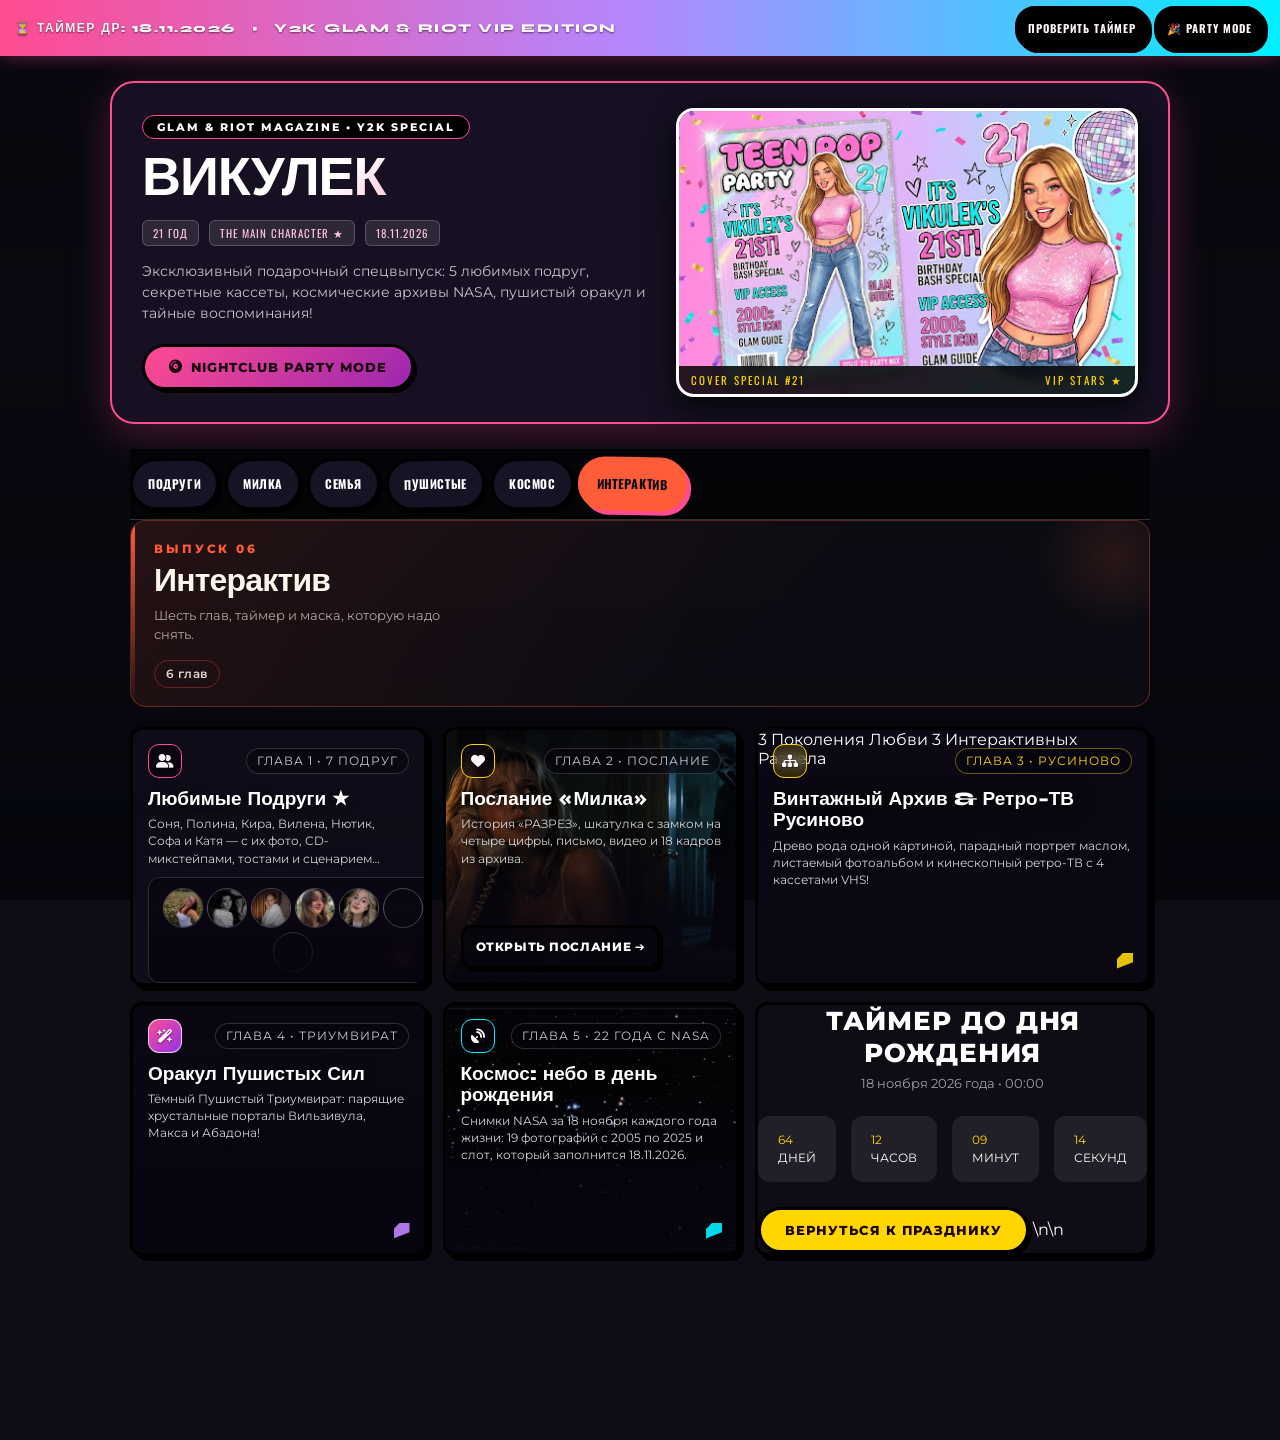
<file: y2k_party_magazine_1/code.html>
<!DOCTYPE html><html lang="ru"><head><meta charset="utf-8"><style id="bg-fixed-css"></style><style id="family-tv-mobile-css">
/* Телевизор и стеллаж кассет: корпус не должен вылезать за экран */
#familyTabTv { max-width: 100%; min-width: 0; }
#familyTabTv .retro-tv-chassis { box-sizing: border-box; max-width: 100%; }
#familyTabTv > div { max-width: 100% !important; }
#familyTabTv .vhs-cassette-item { max-width: 100%; box-sizing: border-box; }
@media (max-width: 900px) {
  #familyTabTv .retro-tv-chassis {
    padding: 10px !important; border-width: 4px !important;
    border-radius: 18px !important; margin-bottom: 14px;
  }
  #familyTabTv .crt-screen-bezel { border-width: 5px !important; border-radius: 14px !important; }
  #familyTabTv .tv-antenna { top: -28px; gap: 26px; }
  #familyTabTv .vhs-cassette-item { padding: 9px 11px; }
  #familyTabTv .vhs-cassette-item > div { min-width: 0; }
  #familyTabTv .vhs-cassette-item div[style*="font-size: 13px"] { font-size: 11.5px !important; }
  #familyTabTv .vhs-cassette-item div[style*="font-size: 10px"] { font-size: 9.5px !important; }
  /* плашка-подпись на кинескопе: на телефоне ужимаем, чтобы не съедала кадр */
  #familyTabTv #vhsStorySubtitleBox { bottom: 6px; left: 6px; right: 6px; padding: 6px 8px; border-left-width: 2px; }
  #familyTabTv #vhsTapeTitleDisplay { font-size: 10.5px !important; line-height: 1.25; }
  #familyTabTv #vhsTapeQuoteDisplay { font-size: 9.5px !important; line-height: 1.3; margin-top: 1px; }
}
@media (max-width: 420px) {
  #familyTabTv .vhs-cassette-item span[style*="Загрузить"],
  #familyTabTv .vhs-cassette-item span i { display: none; }
}
/* портрет: на узком экране подпись уходит ПОД картину, а не поверх неё */
#familyPaintingCaption { position: absolute; bottom: 0; left: 0; right: 0; }
@media (max-width: 700px) {
  #familyPaintStage { max-height: none !important; overflow: visible !important; }
  #familyPaintStage img { max-height: 62vh; }
  #familyPaintingCaption {
    position: static !important;
    background: #17100d !important;
    padding: 14px 14px 12px !important;
  }
}
/* два столбца «телевизор + стеллаж» на мобиле — в один */
@media (max-width: 900px) {
  #familyTabTv .tree-grid {
    display: block !important;
    grid-template-columns: 1fr !important;
    max-width: 100% !important;
  }
  #familyTabTv .tree-grid > div { max-width: 100% !important; min-width: 0 !important; }
}
</style>











<style id="family-greet-css" data-v="12">
.poster-hot-layer { position: absolute; inset: 0; pointer-events: none; }
.poster-hot {
  position: absolute; border-radius: 50%; padding: 0; border: 0; cursor: pointer;
  background: transparent; pointer-events: auto; transition: .18s;
}
.poster-hot:hover, .poster-hot:focus-visible {
  background: rgba(255,214,0,.16);
  box-shadow: 0 0 0 2px rgba(255,214,0,.75), inset 0 0 26px rgba(255,214,0,.35);
  outline: none;
}
.greet-btn {
  margin-top: 8px; padding: 5px 12px; border: 1px solid rgba(255,214,0,.55);
  border-radius: 20px; background: rgba(255,214,0,.12); color: #ffd600;
  font-family: 'Space Grotesk', sans-serif; font-size: 10.5px; font-weight: 800;
  letter-spacing: .6px; cursor: pointer; transition: .18s; white-space: nowrap;
}
.greet-btn:hover { background: rgba(255,214,0,.28); transform: translateY(-1px); }
.greet-bar {
  /* висит по центру карточки, не по её внутреннему блоку (иначе кнопка липнет к краю) */
  position: absolute; left: 50%; transform: translate(-50%, 100%); bottom: -8px;
  display: flex; gap: 6px; justify-content: center; flex-wrap: wrap;
  width: max-content; max-width: 92vw; z-index: 5; pointer-events: none;
}
.greet-bar .greet-btn { pointer-events: auto; margin-top: 0; }
.greet-btn--node {
  position: relative; flex: 0 0 auto; width: max-content; white-space: nowrap;
}
@media (max-width: 480px) {
  .greet-btn { font-size: 9.5px; padding: 4px 9px; letter-spacing: .3px; }
}


.modal-window--greet { max-width: 460px; }
.modal-window--greet .modal-header-y2k h2 { font-size: 24px; }
.modal-window--greet .modal-header-y2k p { font-size: 12px; opacity: .75; margin-top: 4px; }
.fg-stage { display: flex; align-items: center; justify-content: center;
  background: #000; border: 1px solid rgba(255,214,0,.35); border-radius: 14px;
  overflow: hidden; min-height: 180px; margin-top: 14px; }
.fg-stage video { width: 100%; max-height: 62vh; display: block; border-radius: 12px; }
.fg-none { padding: 30px 22px; text-align: center; }
.fg-none .big { font-size: 40px; margin-bottom: 12px; }
.fg-none .t { font-size: 13.5px; color: #fff; line-height: 1.6; }
.fg-none .t b { color: #ffd600; }
.fg-text { margin-top: 14px; font-size: 13.5px; font-style: italic;
  color: rgba(255,255,255,.9); line-height: 1.65; }

/* --- общий ролик на двоих: два портрета + одно видео --- */
.fg-couple { width: 100%; padding: 14px; }
.fg-couple-faces { display: flex; gap: 14px; justify-content: center; margin-bottom: 12px; }
.fg-couple-face { margin: 0; text-align: center; }
.fg-couple-face img {
  width: 74px; height: 74px; border-radius: 50%; display: block;
  border: 2px solid rgba(255,214,0,.75); object-fit: cover;
  box-shadow: 0 0 18px rgba(255,214,0,.25);
}
.fg-couple-face figcaption {
  margin-top: 6px; font-family: 'Space Grotesk', sans-serif;
  font-size: 10.5px; font-weight: 800; letter-spacing: .4px; color: #ffd600;
}
.fg-couple-video video { width: 100%; max-height: 54vh; display: block; border-radius: 12px; }
.fg-couple-text { margin: 0 0 10px; font-size: 13.5px; font-style: italic;
  color: rgba(255,255,255,.92); line-height: 1.6; }
.fg-couple-who {
  display: block; font-style: normal; font-weight: 800; color: #ffd600;
  font-size: 11px; letter-spacing: .6px; text-transform: uppercase; margin-bottom: 2px;
}
@media (max-width: 430px) {
  .fg-couple-face img { width: 62px; height: 62px; }
  .fg-couple-video video { max-height: 46vh; }
  /* длинные имена пар («Дед Василий & Баба Наталья») не должны лезть под крестик */
  .modal-window--greet .modal-header-y2k h2 { font-size: 18px; line-height: 1.25; padding-right: 34px; }
  .modal-window--greet .modal-header-y2k p { font-size: 11px; }
  .fg-couple { padding: 6px 4px; }
}
@media (max-width: 430px) {
  .modal-window--greet { padding: 18px; }
  .fg-stage video { max-height: 52vh; }
}
</style>
<link rel="icon" type="image/svg+xml" href="../assets/favicon.svg">
<link rel="apple-touch-icon" href="../assets/favicon.svg">
<meta name="theme-color" content="#8B5CF6">
<meta name="color-scheme" content="dark">
<style id="oracle-grid-4-css">
/* четыре оракула в трёх колонках — адаптив, чтобы не orphan-ились */
.v1-oracle-grid{grid-template-columns:repeat(auto-fit,minmax(240px,1fr))}
@media(max-width:700px){.v1-oracle-grid{grid-template-columns:1fr}}
</style>
<style id="v1-media-css">.v1-media-section{padding:80px 0;background:linear-gradient(135deg,#100c1e,#17132a);color:#fff}.v1-media-section h2{font:800 clamp(32px,6vw,72px)/.95 Syne,sans-serif;margin:8px 0 20px}.v1-kicker{color:#00f0ff;letter-spacing:.16em;text-transform:uppercase;font:700 12px Oswald,sans-serif}.v1-lead{max-width:60ch;color:#e6dff5;font-size:18px}.v1-friend-grid{display:grid;gap:28px;margin-top:34px}.v1-friend-spread{display:grid;grid-template-columns:280px 1fr;background:#ffffff0b;border:1px solid #ffffff22;border-radius:16px;overflow:hidden}.v1-friend-cover{position:relative;min-height:300px}.v1-friend-cover img{width:100%;height:100%;object-fit:cover}.v1-friend-cover span{position:absolute;top:12px;left:12px;background:#00f0ff;color:#06040f;padding:6px 9px;border-radius:9px;font:700 11px Oswald,sans-serif}.v1-friend-copy{padding:32px}.v1-friend-copy h3,.v1-oracle h3{font:800 38px Syne,sans-serif;margin:0 0 14px}.v1-friend-copy>p{color:#e6dff5;line-height:1.65;font-size:16px}.v1-editorial{color:#ffd600!important}.v1-media{display:grid;grid-template-columns:1fr 1fr;gap:12px;margin-top:26px}.v1-media-slot{border:1px dashed #ffffff55;border-radius:10px;padding:18px;min-height:86px;display:grid;gap:8px}.v1-media-slot small{color:#aaa;font-size:12px}.v1-oracle-grid{display:grid;grid-template-columns:repeat(3,1fr);gap:20px}.v1-oracle{padding:22px;background:#ffffff0b;border:1px solid #ffffff22;border-radius:16px}.v1-oracle img{width:100%;aspect-ratio:1;object-fit:cover;border-radius:10px}.v1-oracle p{color:#e6dff5;line-height:1.5}.v1-oracle button{min-width:44px;min-height:44px;border:1px solid #ccff00;color:#ccff00;background:transparent;padding:11px 14px;border-radius:999px;cursor:pointer;font-weight:700}.card-btn{min-width:44px;min-height:44px}.card-img-preview{min-width:44px;min-height:44px}.v1-oracle output{display:block;margin-top:15px;min-height:45px;color:#eaffb0}.v1-oracle button:hover{background:#ccff00;color:#06040f}@media(max-width:700px){.v1-friend-spread{grid-template-columns:1fr}.v1-friend-cover{min-height:280px}.v1-media{grid-template-columns:1fr}.v1-oracle-grid{grid-template-columns:1fr}} </style><style id="issue-gate-css">
#issueGate[hidden]{display:none!important}body.issue-locked{overflow:hidden}body.issue-locked> :not(#issueGate):not(#bgVideo):not(.video-overlay){display:none!important}
body.issue-locked #bgVideo{display:block!important;opacity:.9;filter:contrast(118%) brightness(1.45) saturate(1.05)}
body.issue-locked .video-overlay{display:block!important}
#issueGate{position:relative;z-index:3;min-height:100vh;background:radial-gradient(circle at 20% 10%,#ff4b9130,transparent 35%),radial-gradient(circle at 80% 80%,#00f0ff24,transparent 35%);color:#fff;display:grid;place-items:center;padding:24px;font-family:Montserrat,sans-serif}
.gate-shell{width:min(980px,100%);border:1px solid #ffffff26;border-radius:22px;padding:clamp(20px,5vw,56px);background:rgba(8,6,16,.30);backdrop-filter:blur(4px) saturate(1.35);-webkit-backdrop-filter:blur(4px) saturate(1.35);box-shadow:0 30px 90px #0009;position:relative;overflow:hidden}
@media(max-width:600px){.gate-shell{background:rgba(8,6,16,.20);backdrop-filter:blur(2px);-webkit-backdrop-filter:blur(2px);padding:20px 16px}.gate-title,.gate-countdown,.gate-toc,.gate-status,.gate-kicker{text-shadow:0 2px 12px #000,0 0 3px #000}}.gate-shell:before{content:'SPECIAL ISSUE 21';position:absolute;right:-18px;top:35px;transform:rotate(8deg);font:800 12px Syne,sans-serif;letter-spacing:.18em;background:#ffd600;color:#090611;padding:8px 28px}.gate-kicker{color:#00f0ff;font:700 12px Syne,sans-serif;letter-spacing:.18em;text-transform:uppercase}.gate-title{font:900 clamp(48px,11vw,118px)/.82 Syne,sans-serif;margin:18px 0}.gate-title i{color:#ff4b91;font-style:normal}.gate-copy{max-width:62ch;color:#e5def2;line-height:1.6}.gate-countdown{display:grid;grid-template-columns:repeat(4,1fr);gap:10px;margin:34px 0}.gate-unit{border:1px solid #ffffff24;border-radius:14px;background:#ffffff08;padding:18px 8px;text-align:center}.gate-unit b{display:block;font:800 clamp(28px,7vw,64px)/1 Syne,sans-serif}.gate-unit span{display:block;margin-top:8px;color:#b9adc9;font-size:10px;letter-spacing:.14em;text-transform:uppercase}.gate-actions{display:flex;gap:12px;flex-wrap:wrap}.gate-btn{min-width:44px;min-height:46px;border-radius:999px;padding:11px 19px;font:700 12px Syne,sans-serif;letter-spacing:.08em;text-transform:uppercase;cursor:pointer}.gate-btn.primary{background:#ff4b91;color:#130610;border:1px solid #ff4b91}.gate-btn.secondary{background:transparent;color:#ccff00;border:1px solid #ccff00}.gate-toc{display:grid;grid-template-columns:repeat(3,1fr);gap:8px;margin-top:32px}.gate-toc span{border-top:1px solid #ffffff28;padding-top:8px;color:#cfc6db;font-size:12px}.gate-toc b{color:#00f0ff;margin-right:5px}.gate-status{min-height:24px;color:#ffd600;margin-top:16px}.gate-btn:focus-visible,.quiz-options button:focus-visible{outline:3px solid #ffd600;outline-offset:3px}@media(max-width:620px){.gate-countdown{grid-template-columns:repeat(2,1fr)}.gate-toc{grid-template-columns:1fr 1fr}.gate-shell:before{display:none}}
</style><style id="family-interactions-css">
/* Family album: touch-friendly swipe surface and page transition. */
#albumSpreadContainer { touch-action: pan-y; user-select: none; }
#albumSpreadContainer.album-swipe-next { animation: albumNext .24s ease; }
#albumSpreadContainer.album-swipe-prev { animation: albumPrev .24s ease; }
@keyframes albumNext { from { opacity:.55; transform:translateX(22px) } to { opacity:1; transform:none } }
@keyframes albumPrev { from { opacity:.55; transform:translateX(-22px) } to { opacity:1; transform:none } }
#albumDotsContainer button { min-width:44px!important; min-height:44px!important; padding:14px!important; background-clip:content-box!important; }
#familyTabAlbum [aria-label], #familyTabAlbum button { min-height:44px; }
/* VHS status makes each state visible without relying on video playback. */
#vhsStatus { min-height:24px; color:#ffd600; font-family:var(--font-display); letter-spacing:.08em; }
</style><style id="family-tabs-responsive-css">
/* The tab rail must stay inside the modal. On narrow screens it scrolls
   horizontally; no tab is allowed to push the whole document sideways. */
#modalFamily .rusinovo-tab-nav,
#modalFamily .family-tabs,
#modalFamily [role="tablist"]{
  width:100%;max-width:100%;box-sizing:border-box;display:flex;flex-wrap:nowrap;
  overflow-x:auto;overflow-y:hidden;overscroll-behavior-x:contain;
  scrollbar-width:thin;gap:8px;padding:4px 2px 10px;
}
#modalFamily .rusinovo-tab-nav > *,
#modalFamily .family-tabs > *,
#modalFamily [role="tablist"] > *{
  flex:0 0 auto;min-width:44px;min-height:44px;white-space:normal;
}
#modalFamily .modal-content,#modalFamily .modal-body{max-width:100%;box-sizing:border-box;overflow-x:hidden}
#modalFamily img,#modalFamily video{max-width:100%;height:auto}
@media(max-width:640px){
 #modalFamily .rusinovo-tab-nav,#modalFamily .family-tabs,#modalFamily [role="tablist"]{gap:5px;padding-inline:0}
 #modalFamily .rus-tab-btn{font-size:11px;line-height:1.15;padding:9px 10px;min-width:112px}
 #modalFamily .modal-content{width:calc(100vw - 20px);margin:10px auto}
}
</style><style id="tabbed-interface-css">
/* One clear surface: tabs + one active panel. */
#issueMain{width:100%;max-width:1280px;margin:0 auto;padding:0 20px 80px;box-sizing:border-box}
.issue-tabs{display:grid;grid-template-columns:repeat(6,minmax(0,1fr));gap:8px;position:sticky;top:0;z-index:30;padding:14px 0;background:rgba(5,5,8,.94);backdrop-filter:blur(14px);border-bottom:1px solid rgba(255,255,255,.18)}
.issue-tab{min-height:52px;border:1px solid rgba(255,255,255,.35);border-radius:12px;background:#12121b;color:#fff;padding:9px 8px;font:700 12px/1.15 var(--font-display,Arial,sans-serif);letter-spacing:.03em;cursor:pointer;transition:background .2s,color .2s,border-color .2s,transform .2s}
.issue-tab:hover{border-color:#ff4b91;transform:translateY(-1px)}
.issue-tab[aria-selected="true"]{background:#ff4b91;color:#06040f;border-color:#ff4b91;box-shadow:0 0 0 2px rgba(255,75,145,.18)}
.issue-panel{display:none;min-width:0;animation:issuePanelIn .28s ease both}
.issue-panel.is-active{display:block}
.issue-panel > :first-child{margin-top:0}
@keyframes issuePanelIn{from{opacity:0;transform:translateY(8px)}to{opacity:1;transform:none}}
#issueMain .v1-media-section,#issueMain .greet-block{width:100%;max-width:none;margin:0;padding-top:28px}
#issueMain .v1-media-section .wrap,#issueMain .greet-block .wrap{max-width:none}
#issueMain .greet-sections{display:block}
#issueMain .greet-block{border-top:0}
@media(max-width:700px){
 #issueMain{padding:0 10px 56px}
 .issue-tabs{grid-template-columns:repeat(2,minmax(0,1fr));gap:6px;padding:10px 0}
 .issue-tab{min-height:46px;font-size:11px}
}
</style><style id="oracle-polish-css">
/* ============================================================
   Furry oracle chapter -- visual polish
   ============================================================ */
#issue-panel-pets .v1-media-section{
  background:
    radial-gradient(circle at 18% 12%, rgba(139,92,246,.24), transparent 38%),
    radial-gradient(circle at 84% 78%, rgba(255,75,145,.18), transparent 40%),
    radial-gradient(circle at 60% 40%, rgba(0,240,255,.08), transparent 45%),
    linear-gradient(160deg,#0a0614 0%,#181030 52%,#0b0a1c 100%);
  position:relative;overflow:hidden;
}
/* drifting magic motes */
#issue-panel-pets .v1-media-section:before{
  content:"";position:absolute;inset:-20%;pointer-events:none;
  background-image:
    radial-gradient(circle,rgba(255,255,255,.5) 1px,transparent 1.5px),
    radial-gradient(circle,rgba(159,250,255,.45) 1px,transparent 1.5px),
    radial-gradient(circle,rgba(255,214,0,.35) 1px,transparent 1.5px);
  background-size:170px 170px,230px 230px,290px 290px;
  background-position:0 0,60px 90px,140px 40px;
  opacity:.5;animation:oracleDrift 46s linear infinite;
}
@keyframes oracleDrift{to{transform:translate3d(-170px,-230px,0)}}
#issue-panel-pets .v1-media-section>.wrap{position:relative;z-index:1}

.v1-oracle-grid{display:grid;grid-template-columns:repeat(3,1fr);gap:22px}
.v1-oracle{
  position:relative;padding:0;overflow:hidden;
  background:linear-gradient(170deg,rgba(255,255,255,.075),rgba(255,255,255,.025));
  border:1px solid rgba(255,255,255,.16);border-radius:20px;
  transition:transform .3s cubic-bezier(.2,.8,.3,1),box-shadow .3s,border-color .3s;
}
.v1-oracle:hover{transform:translateY(-4px);border-color:rgba(255,255,255,.34);
  box-shadow:0 22px 60px rgba(0,0,0,.5)}
.v1-oracle[data-mode="Защита"]{--orc:#a855f7}
.v1-oracle[data-mode="Хрустальный шар"]{--orc:#ffd600}
.v1-oracle[data-mode="Таро"]{--orc:#ff4b91}
.v1-oracle[data-mode="Кошачья лапка"]{--orc:#ff9d5c}
.v1-oracle:before{content:"";position:absolute;inset:0;pointer-events:none;
  background:radial-gradient(120% 70% at 50% 0%,var(--orc),transparent 62%);opacity:.13;
  transition:opacity .35s}
.v1-oracle:hover:before{opacity:.26}

/* portrait + themed icon badge */
.v1-oracle .orc-portrait{position:relative;aspect-ratio:1;overflow:hidden;
  background:linear-gradient(150deg,var(--orc),#0b0818)}
.v1-oracle .orc-portrait img{width:100%;height:100%;object-fit:cover;display:block;
  filter:saturate(.92) contrast(1.05)}
.v1-oracle .orc-portrait:after{content:"";position:absolute;inset:0;
  background:linear-gradient(180deg,transparent 46%,rgba(6,4,14,.72))}
.v1-oracle .orc-badge{position:absolute;top:12px;left:12px;z-index:2;
  width:40px;height:40px;border-radius:12px;display:grid;place-items:center;
  background:rgba(8,5,18,.72);border:1px solid var(--orc);color:var(--orc);
  backdrop-filter:blur(6px);box-shadow:0 0 18px -4px var(--orc)}
.v1-oracle .orc-badge svg{width:24px;height:24px;fill:none;stroke:currentColor;
  stroke-width:1.7;stroke-linecap:round;stroke-linejoin:round}
.v1-oracle .orc-mode{position:absolute;bottom:12px;left:12px;z-index:2;
  font:700 10px/1 Oswald,sans-serif;letter-spacing:.14em;text-transform:uppercase;
  color:#fff;background:rgba(8,5,18,.66);border:1px solid rgba(255,255,255,.22);
  padding:5px 9px;border-radius:99px;backdrop-filter:blur(4px)}
.v1-oracle .orc-body{padding:20px 20px 22px;display:flex;flex-direction:column;gap:10px}
.v1-oracle h3{font:800 clamp(22px,2vw,30px)/1.05 Syne,sans-serif;margin:0;color:#fff}
.v1-oracle .orc-desc{margin:0;color:#cfc8e0;font:500 13.5px/1.55 Montserrat,sans-serif}

/* ---------- tarot: real backs, dealt one by one ---------- */
.v1-oracle .orc-stage{display:flex;gap:10px;justify-content:center;
  min-height:96px;perspective:700px}
.orc-card{width:62px;height:96px;border-radius:9px;position:relative;
  transform-style:preserve-3d;transition:transform .55s cubic-bezier(.25,.9,.3,1.15);
  cursor:default}
.orc-card .face{position:absolute;inset:0;border-radius:9px;backface-visibility:hidden;
  display:grid;place-items:center;overflow:hidden}
.orc-card .back{
  background:
    radial-gradient(circle at 50% 34%,rgba(255,75,145,.55),transparent 58%),
    repeating-linear-gradient(45deg,rgba(255,255,255,.07) 0 5px,transparent 5px 10px),
    linear-gradient(160deg,#2a1140,#12081f);
  border:1.5px solid rgba(255,75,145,.65);
  box-shadow:inset 0 0 22px rgba(255,75,145,.28),0 8px 18px rgba(0,0,0,.45)}
.orc-card .back svg{width:34px;height:34px;fill:none;stroke:#ff9cc4;
  stroke-width:1.4;stroke-linecap:round;opacity:.9}
.orc-card .front{transform:rotateY(180deg);
  background:linear-gradient(160deg,#fdf6e3,#e9d9b0);color:#3a1c4f;
  border:1.5px solid #caa84f;box-shadow:0 8px 18px rgba(0,0,0,.4)}
.orc-card .front .nm{font:800 11px/1.1 Syne,sans-serif;text-align:center;padding:0 5px}
.orc-card .front .gl{font:700 15px/1 'Cormorant Garamond',Syne,serif}
.orc-card.flipped{transform:rotateY(180deg)}
.orc-card.dealing{animation:orcDeal .5s cubic-bezier(.2,.9,.3,1.2)}
@keyframes orcDeal{
  0%{transform:translate(120px,-70px) rotateZ(14deg) scale(.7);opacity:0}
  60%{opacity:1}
  100%{transform:none}}

/* ---------- crystal ball: charge + glow + swirl ---------- */
.orc-ball-wrap{display:grid;place-items:center;min-height:96px;position:relative}
.orc-ball{width:74px;height:74px;border-radius:50%;position:relative;
  background:
    radial-gradient(circle at 34% 28%,rgba(255,255,255,.85),rgba(159,250,255,.28) 34%),
    radial-gradient(circle at 62% 68%,rgba(255,214,0,.55),transparent 60%),
    radial-gradient(circle at 50% 50%,#1b3a5c,#0a1226 78%);
  border:1.5px solid rgba(255,214,0,.75);
  box-shadow:0 0 0 6px rgba(255,214,0,.08),0 0 26px -6px rgba(255,214,0,.6),
    inset 0 -14px 20px rgba(0,0,0,.45),inset 0 10px 16px rgba(255,255,255,.22);
  transition:box-shadow .5s,transform .5s}
.orc-ball:before{content:"";position:absolute;inset:-10px;border-radius:50%;
  border:1px dashed rgba(255,214,0,.4);animation:orcOrbit 9s linear infinite}
@keyframes orbOrbit{to{transform:rotate(360deg)}}
.orc-ball-wrap.charging .orc-ball{animation:orcCharge 1s ease-in-out infinite}
@keyframes orcCharge{
  0%,100%{transform:scale(1)}
  50%{transform:scale(1.09);box-shadow:0 0 0 10px rgba(255,214,0,.14),
    0 0 46px -4px rgba(255,214,0,.95),inset 0 -14px 20px rgba(0,0,0,.35)}}
.orc-ball-wrap.revealing .orc-ball{animation:orcReveal .7s ease-out}
@keyframes orcReveal{
  0%{transform:scale(1.12)}
  100%{transform:scale(1)}}

/* ---------- shield: dome that powers up ---------- */
.orc-shield-wrap{display:grid;place-items:center;min-height:96px;position:relative}
.orc-shield{width:96px;height:74px;position:relative}
.orc-shield svg{width:100%;height:100%;fill:none;stroke:var(--orc,#a855f7);
  stroke-width:2;stroke-linecap:round;stroke-linejoin:round;
  filter:drop-shadow(0 0 10px rgba(168,85,247,.55))}
.orc-shield .rune{opacity:.28;transition:opacity .4s}
.orc-shield-wrap.active .orc-shield .rune{opacity:1;animation:orcPulse 2.4s ease-in-out infinite}
@keyframes orcPulse{0%,100%{opacity:1}50%{opacity:.38}}
.orc-shield-wrap.active .orc-shield svg{filter:drop-shadow(0 0 18px rgba(168,85,247,.95))}
.orc-shield-wrap .orc-spark{position:absolute;width:6px;height:6px;border-radius:50%;
  background:var(--orc,#a855f7);opacity:0;pointer-events:none}
.orc-shield-wrap.active .orc-spark{animation:orcSpark 1.6s ease-out infinite}
/* ---------- Кошачья лапка: жребий удачи ---------- */
.orc-paw-wrap{display:grid;place-items:center;min-height:96px;position:relative}
.orc-paw{position:relative;width:180px;height:88px}
.orc-paw .orc-ribbon{position:absolute;left:50%;bottom:14px;width:11px;height:52px;
  border-radius:6px 6px 2px 2px;background:var(--rc);
  transform-origin:50% 100%;transform:translateX(var(--rt)) rotate(0);
  opacity:.92;box-shadow:0 3px 8px rgba(0,0,0,.45);
  animation:orcRibbonSway 2.6s ease-in-out var(--rd) infinite alternate}
@keyframes orcRibbonSway{from{transform:translateX(var(--rt)) rotate(-7deg)}
  to{transform:translateX(var(--rt)) rotate(7deg)}}
.orc-pawprint{position:absolute;left:50%;top:-6px;transform:translateX(-50%) scale(.6);
  width:52px;height:52px;color:#fff;opacity:0;transition:opacity .3s;
  filter:drop-shadow(0 0 10px rgba(255,157,92,.9))}
.orc-pawprint svg{width:100%;height:100%;display:block}
.orc-paw-wrap.pulling .orc-pawprint{opacity:1;animation:orcPawReach 1.5s ease-out}
@keyframes orcPawReach{
  0%{transform:translateX(-50%) translateY(-26px) scale(.6) rotate(-12deg);opacity:0}
  30%{opacity:1}
  55%{transform:translateX(-50%) translateY(6px) scale(.78) rotate(4deg)}
  75%{transform:translateX(-50%) translateY(-4px) scale(.74) rotate(-2deg)}
  100%{transform:translateX(-50%) translateY(-16px) scale(.68);opacity:1}
}
.orc-paw-wrap.pulling .orc-ribbon{animation-play-state:paused}
.orc-paw-wrap.picked .orc-ribbon{opacity:.28;transition:opacity .45s}
.orc-paw-wrap.picked .orc-ribbon:first-child{opacity:1;height:66px;
  box-shadow:0 0 16px 3px var(--rc);transition:all .45s}
.orc-paw-wrap.picked .orc-pawprint{opacity:.85;transform:translateX(-50%)
  translateY(-16px) scale(.66)}
@keyframes orcSpark{
  0%{opacity:0;transform:translate(0,20px) scale(.4)}
  30%{opacity:1}
  100%{opacity:0;transform:translate(var(--sx,0),-34px) scale(1)}}

/* ---------- shared: button + output ---------- */
.v1-oracle .orc-btn{min-height:46px;border:1px solid var(--orc);color:var(--orc);
  background:transparent;border-radius:999px;padding:11px 18px;cursor:pointer;
  font:700 12.5px Montserrat,sans-serif;letter-spacing:.03em;
  transition:background .25s,color .25s,transform .2s,box-shadow .25s;
  align-self:flex-start}
.v1-oracle .orc-btn:hover{background:var(--orc);color:#0a0510;transform:translateY(-2px);
  box-shadow:0 10px 26px -8px var(--orc)}
.v1-oracle .orc-btn:disabled{opacity:.5;cursor:wait;transform:none}
.v1-oracle output{display:block;min-height:52px;margin:0;padding:12px 14px;
  border-radius:12px;border:1px solid rgba(255,255,255,.14);
  background:rgba(0,0,0,.22);color:#eaffb0;font:500 13px/1.5 Montserrat,sans-serif}
.v1-oracle output.anim{animation:orcText .45s ease-out}
@keyframes orcText{from{opacity:0;transform:translateY(6px)}to{opacity:1;transform:none}}

@media(max-width:780px){.v1-oracle-grid{grid-template-columns:1fr}}
</style><style id="pets-video-bg-css">
#media-pets{position:relative}
#media-pets .pets-video-bg{
  position:absolute;inset:0;width:100%;height:100%;object-fit:cover;
  z-index:0;pointer-events:none;
  /* tilt + slow zoom keeps a 4s loop from feeling like a gif */
  transform:scale(1.08);filter:blur(2px) saturate(.82) brightness(.5);
  animation:petsBgDrift 26s ease-in-out infinite alternate;
}
@keyframes petsBgDrift{
  from{transform:scale(1.08) translate(0,0)}
  to{transform:scale(1.14) translate(-1.5%,1%)}}
/* stack: colour wash -> vignette -> readability gradient, all above the video */
#media-pets:before{content:"";position:absolute;inset:0;z-index:1;pointer-events:none;
  background:
    radial-gradient(circle at 22% 16%,rgba(139,92,246,.42),transparent 42%),
    radial-gradient(circle at 82% 80%,rgba(255,75,145,.34),transparent 44%),
    radial-gradient(circle at 58% 48%,rgba(0,240,255,.12),transparent 52%)}
#media-pets:after{content:"";position:absolute;inset:0;z-index:1;pointer-events:none;
  background:linear-gradient(180deg,rgba(6,4,14,.86) 0%,rgba(6,4,14,.62) 34%,
                             rgba(6,4,14,.74) 68%,rgba(6,4,14,.94) 100%)}
#media-pets>.wrap{position:relative;z-index:2}
/* the drifting mote layer from the polish step stays, but above the video */
#media-pets .pets-fallback{
  position:absolute;inset:0;z-index:0;pointer-events:none;
  background:linear-gradient(160deg,#0a0614 0%,#181030 52%,#0b0a1c 100%);
}
@media (prefers-reduced-motion: reduce){
  #media-pets .pets-video-bg{display:none}
}
</style><style id="menu-compact-css">
/* ============================================================
   Chapter menu, compacted: photo-first cards
   ============================================================ */
#issue-panel-interactive .chapters-grid{gap:16px;margin-bottom:24px}
#issue-panel-interactive .chapter-card{
  --mc:#ff4b91;            /* per-card accent, overridden below */
  padding:0;border-width:1.5px;border-color:rgba(255,75,145,.32);
  border-radius:18px;overflow:hidden;display:flex;flex-direction:column;
  min-height:236px;position:relative;
  transition:transform .3s cubic-bezier(.2,.8,.3,1),box-shadow .3s,border-color .3s;
}
#issue-panel-interactive .chapter-card:nth-child(2){--mc:#ffd600;border-color:rgba(255,214,0,.32)}
#issue-panel-interactive .chapter-card:nth-child(3){--mc:#ffd600;border-color:rgba(255,214,0,.4)}
#issue-panel-interactive .chapter-card:nth-child(4){--mc:#c084fc;border-color:rgba(192,132,252,.35)}
#issue-panel-interactive .chapter-card:nth-child(5){--mc:#00f0ff;border-color:rgba(0,240,255,.32)}
#issue-panel-interactive .chapter-card:nth-child(6){--mc:#ff9900;border-color:rgba(255,153,0,.32)}
#issue-panel-interactive .chapter-card:hover{transform:translateY(-4px);
  border-color:var(--mc);box-shadow:0 16px 38px -12px rgba(0,0,0,.65),0 0 26px -10px var(--mc)}

/* image becomes the card background */
#issue-panel-interactive .card-img-preview{
  width:100% !important;height:100% !important;min-height:236px;
  margin:0 !important;border-radius:0 !important;border:0 !important;
  position:absolute !important;inset:0 !important;background:#0b0814;z-index:0;
}
#issue-panel-interactive .card-img-preview>img{
  position:absolute;inset:0;width:100%;height:100%;object-fit:cover;display:block;
  filter:saturate(.92) contrast(1.06);
}
/* the friends card keeps its own inner markup: avatars in a glass strip */
#issue-panel-interactive .card-mono-row{
  position:relative !important;z-index:2;height:auto !important;min-height:0 !important;
  inset:auto !important;margin:10px 15px 0 !important;padding:10px !important;
  border-radius:12px !important;background:rgba(6,4,14,.5) !important;
  backdrop-filter:blur(8px);border:1px solid rgba(255,255,255,.14) !important;
  /* the source stylesheet's .card-mono-row{display:flex} loses specificity, so
     the 7 avatars collapsed to stacked blocks and made the row 302px tall */
  display:flex !important;align-items:center;justify-content:center;
  gap:4px;flex-wrap:wrap;
}
#issue-panel-interactive .card-mono-row>img{
  position:static !important;width:38px !important;height:38px !important;flex:none;
  object-fit:cover !important;border-radius:50%;border:1.5px solid rgba(255,255,255,.35);
}
/* family card keeps its badge overlay */
#issue-panel-interactive .chapter-card:nth-child(3) .card-img-preview>div:first-of-type{
  background:linear-gradient(180deg,rgba(6,3,12,.18) 0%,rgba(6,3,12,.9) 100%) !important;
}
#issue-panel-interactive .card-img-preview:after{
  content:"";position:absolute;inset:0;pointer-events:none;
  background:linear-gradient(180deg,rgba(6,4,14,.42) 0%,rgba(6,4,14,.08) 30%,
                             rgba(6,4,14,.72) 62%,rgba(6,4,14,.95) 100%);
}
/* the family card keeps its own overlay; neutralise the shared one */
#issue-panel-interactive .chapter-card:nth-child(3) .card-img-preview:after{display:none}

/* head + text sit on top of the image */
#issue-panel-interactive .chapter-card>.card-head{
  position:relative;z-index:2;margin:0;padding:14px 15px 0;
}
#issue-panel-interactive .card-icon-pill{
  width:34px;height:34px;border-radius:11px;font-size:14px;
  background:rgba(6,4,14,.6);border-color:var(--mc);color:var(--mc);
  backdrop-filter:blur(6px);
}
#issue-panel-interactive .card-chapter-num{
  background:rgba(6,4,14,.55);color:rgba(255,255,255,.78);
  border:1px solid rgba(255,255,255,.16);backdrop-filter:blur(4px);
}
#issue-panel-interactive .chapter-card>.card-title{
  position:relative;z-index:2;margin:10px 0 0;padding:0 15px;
  font-size:19px;line-height:1.15;color:#fff;
  text-shadow:0 2px 14px rgba(0,0,0,.85);
}
/* gradient titles (family card) need the shadow applied to a wrapper */
#issue-panel-interactive .chapter-card>.card-title[style*="background-clip"]{
  -webkit-text-fill-color:initial;color:#fff;
}
#issue-panel-interactive .chapter-card:nth-child(3)>.card-title{filter:drop-shadow(0 2px 10px rgba(0,0,0,.8))}
#issue-panel-interactive .chapter-card>.card-desc{
  position:relative;z-index:2;flex-grow:1;margin:6px 0 0;padding:0 15px;
  font-size:12px;line-height:1.42;color:rgba(255,255,255,.82);
  text-shadow:0 1px 8px rgba(0,0,0,.9);
  display:-webkit-box;-webkit-line-clamp:3;-webkit-box-orient:vertical;overflow:hidden;
}
/* friends card keeps its avatar row visible on the image */
#issue-panel-interactive .card-mono-row img{width:40px !important;height:40px !important;object-fit:cover !important}
/* button: compact pill pinned to the bottom */
#issue-panel-interactive .card-btn{
  position:relative;z-index:2;width:auto;margin:12px 15px 14px;padding:9px 12px;
  border-radius:11px;font-size:11px;letter-spacing:.6px;
  border-color:rgba(255,255,255,.28);background:rgba(6,4,14,.55);color:#fff;
  backdrop-filter:blur(6px);
  align-self:flex-start;
}
#issue-panel-interactive .card-btn:hover{background:var(--mc);border-color:var(--mc);
  box-shadow:0 8px 22px -8px var(--mc)}
#issue-panel-interactive .chapter-card:nth-child(3) .card-btn{
  background:linear-gradient(135deg,rgba(255,214,0,.3),rgba(255,75,145,.32));
  border-color:#ffd600;
}
#issue-panel-interactive .chapter-card:nth-child(3) .card-btn:hover{background:#ffd600;color:#1a0f08}

/* image area also acts as a click target where it already was */
#issue-panel-interactive .card-img-preview[onclick]{cursor:pointer}

@media(max-width:780px){
  #issue-panel-interactive .chapters-grid{grid-template-columns:1fr;gap:14px}
  #issue-panel-interactive .chapter-card{min-height:210px}
  #issue-panel-interactive .card-img-preview{min-height:210px}
  #issue-panel-interactive .card-mono-row{flex-wrap:nowrap;overflow-x:auto}
  #issue-panel-interactive .card-mono-row img{width:36px !important;height:36px !important;flex:none}
}
</style><style id="hub-nav-css">
/* the hub cards now navigate, so they should feel like links, not modal triggers */
#issue-panel-interactive .chapter-card{cursor:pointer;transition:transform .22s,box-shadow .22s,border-color .22s}
#issue-panel-interactive .chapter-card:hover{transform:translateY(-4px);box-shadow:0 18px 42px rgba(0,0,0,.5)}
#issue-panel-interactive .chapter-card:focus-visible{outline:2px solid var(--mc,#00f0ff);outline-offset:3px}
/* no small jump buttons on the hub: the whole card is the link. The arrow
   marker stays so it still reads as a destination, not a static card. */
#issue-panel-interactive .chapter-card[data-hub-to]{position:relative}
#issue-panel-interactive .chapter-card[data-hub-to] .card-btn{display:none}
#issue-panel-interactive .chapter-card[data-hub-to]::after{content:"";position:absolute;right:14px;bottom:14px;
  width:16px;height:16px;background:var(--mc,#00f0ff);opacity:.9;
  clip-path:polygon(40% 0,100% 0,100% 60%,0 100%,0 40%);transition:transform .2s}
#issue-panel-interactive .chapter-card[data-hub-to]:hover::after{transform:translateX(3px)}
</style><style id="milka-album-css">
/* ===== третья страница разворота: альбом воспоминаний ===== */
.milka-album{border-top:1px solid rgba(0,240,255,.18);padding:22px 38px 30px;
  background:radial-gradient(120% 90% at 50% 0%,rgba(255,214,0,.05),transparent 70%)}
.milka-album-head{display:flex;align-items:baseline;gap:16px;flex-wrap:wrap;margin-bottom:16px}
.milka-album-head h3{font:800 clamp(22px,2.4vw,30px)/1.1 Syne,sans-serif;color:#ffd600;margin:0}
.milka-album-head .milka-fact{margin-left:auto}
.milka-album-head p{flex:1 1 100%;color:#a89fc0;font:500 14px/1.5 Montserrat,sans-serif;margin:2px 0 0}
.milka-album-strip{display:flex;gap:12px;overflow-x:auto;scroll-snap-type:x mandatory;
  padding:6px 2px 14px;scrollbar-width:thin;scrollbar-color:#00f0ff66 transparent}
.milka-album-strip::-webkit-scrollbar{height:6px}
.milka-album-strip::-webkit-scrollbar-thumb{background:#00f0ff55;border-radius:3px}
.milka-frame{scroll-snap-align:start;flex:none;width:172px;border-radius:12px;overflow:hidden;
  border:1px solid rgba(255,255,255,.14);background:#120e1c;cursor:zoom-in;
  position:relative;transition:transform .18s,border-color .18s}
.milka-frame:hover,.milka-frame:focus-visible{transform:translateY(-3px);border-color:#00f0ff;outline:none}
.milka-frame-img{display:block;width:100%;height:128px;object-fit:cover}.milka-frame figcaption{padding:7px 10px 9px;font:600 11.5px/1.35 Montserrat,sans-serif;color:#cfc6db;
  min-height:34px}
.milka-frame figcaption b{display:block;color:#ffd600;font-weight:700}
.milka-frame .frame-date{color:#00f0ff;font-size:10px;letter-spacing:.1em;text-transform:uppercase}
.milka-album-empty{flex:1;text-align:center;color:#8a7a52;font:600 13px/1.6 Montserrat,sans-serif;padding:26px 8px}

/* ===== проявка кадра: снимок «вылезает» из белой мути, как полароид ===== */
.milka-frame-img{filter:blur(15px) saturate(.2) brightness(1.8);opacity:.2;
  transition:filter 1.6s cubic-bezier(.2,.7,.3,1),opacity 1.3s ease}
.milka-frame.dev .milka-frame-img{filter:none;opacity:1;
  animation:milkaDrift 26s ease-in-out infinite alternate}
.milka-frame.flash::after{animation:milkaSheen 1.7s ease-out}
.milka-frame::after{content:"";position:absolute;inset:0;pointer-events:none;opacity:0;
  background:linear-gradient(105deg,transparent 28%,rgba(255,255,255,.26) 46%,transparent 64%)}
@keyframes milkaSheen{0%{opacity:0;transform:translateX(-65%)}
  22%{opacity:1}100%{opacity:0;transform:translateX(65%)}}
@keyframes milkaDrift{from{transform:scale(1)}to{transform:scale(1.07)}}
.milka-dev{color:#00f0ff;font:700 11px/1 Syne,sans-serif;letter-spacing:.12em;
  text-transform:uppercase;align-self:center;white-space:nowrap}
@media (prefers-reduced-motion:reduce){
  .milka-frame-img{filter:none;opacity:1;transition:none}
  .milka-frame.dev .milka-frame-img{animation:none}
  .milka-frame.dev::after{animation:none}
}

/* лайтбокс */
.milka-lightbox{position:fixed;inset:0;z-index:1200;display:none;place-items:center;padding:20px;
  background:#050508f2;backdrop-filter:blur(6px)}
.milka-lightbox.open{display:grid}
.milka-lightbox figure{margin:0;max-width:min(92vw,760px);text-align:center}
.milka-lightbox img{max-width:100%;max-height:74vh;border-radius:14px;
  border:1px solid rgba(255,255,255,.2);box-shadow:0 24px 70px rgba(0,0,0,.7)}
.milka-lightbox figcaption{color:#e5def2;font:600 14px/1.5 Montserrat,sans-serif;margin-top:12px}
.milka-lightbox figcaption b{display:block;color:#ffd600;font:800 17px/1.2 Syne,sans-serif}
.milka-lb-close{position:absolute;top:16px;right:16px;width:44px;height:44px;border-radius:50%;
  border:1px solid #ffffff44;background:#ffffff12;color:#fff;font-size:20px;cursor:pointer}
.milka-lb-close:hover{background:#ffffff26}
.milka-lb-nav{position:absolute;top:50%;transform:translateY(-50%);width:46px;height:46px;border-radius:50%;
  border:1px solid #ffffff44;background:#ffffff12;color:#fff;font-size:19px;cursor:pointer}
.milka-lb-nav:hover{background:#ffffff26}
.milka-lb-prev{left:14px}.milka-lb-next{right:14px}
.milka-lb-count{position:absolute;bottom:18px;left:50%;transform:translateX(-50%);
  color:#b9adc9;font:700 12px/1 Syne,sans-serif;letter-spacing:.12em}
@media(max-width:820px){
  .milka-album{padding:18px 22px 24px}
  .milka-frame{width:148px}
  .milka-frame-img{height:110px}
  .milka-lightbox img{max-height:66vh}
}
</style><style id="milka-card-css">
.milka-card{margin-top:20px;display:grid;place-items:center;padding:6px 0 2px}
.milka-pass{
  position:relative;width:min(520px,100%);border-radius:16px;overflow:hidden;
  background:linear-gradient(150deg,#1b1230 0%,#0d0a18 55%,#150f26 100%);
  border:1px solid rgba(255,214,0,.35);
  box-shadow:0 14px 44px rgba(0,0,0,.55), inset 0 1px 0 rgba(255,255,255,.08)}
/* голограмма: перелив поверх карты */
.milka-pass:before{content:'';position:absolute;inset:0;pointer-events:none;
  background:linear-gradient(115deg,transparent 30%,rgba(0,240,255,.14) 45%,
    rgba(255,214,0,.13) 55%,transparent 70%);
  mix-blend-mode:screen;animation:mcShine 5.5s ease-in-out infinite}
@keyframes mcShine{0%,100%{transform:translateX(-14%)}50%{transform:translateX(14%)}}
/* отверстие для шнурка */
.milka-pass:after{content:'';position:absolute;top:11px;left:50%;transform:translateX(-50%);
  width:26px;height:9px;border-radius:50%;background:#06050a;
  box-shadow:inset 0 1px 2px rgba(255,255,255,.18)}
.mc-inner{position:relative;z-index:1;padding:34px 26px 24px;text-align:center}
.mc-head{display:flex;align-items:center;justify-content:center;gap:10px;
  color:#ffd600;font:800 13px/1 Syne,sans-serif;letter-spacing:.3em;text-transform:uppercase}
.mc-head .mc-no{color:#00f0ff;letter-spacing:.16em}
.mc-head .mc-sep{width:34px;height:1px;background:rgba(255,214,0,.4)}
.mc-pair{display:flex;align-items:center;justify-content:center;gap:14px;margin:20px 0 4px}
.mc-mono{width:64px;height:64px;border-radius:50%;display:grid;place-items:center;
  font:800 26px/1 Syne,sans-serif;border:2px solid rgba(255,255,255,.25);
  background:radial-gradient(circle at 32% 28%, #2a1c48, #120c20);color:#fff;
  box-shadow:0 6px 18px rgba(0,0,0,.5)}
.mc-mono.b{border-color:rgba(0,240,255,.5);color:#00f0ff}
.mc-plus{color:#ffd600;font:800 22px/1 Syne,sans-serif;opacity:.8}
.mc-names{font:800 clamp(24px,3.4vw,34px)/1.1 Syne,sans-serif;color:#fff;margin:6px 0 0}
.mc-names .mc-amp{color:#ffd600}
/* линия отрыва (перфорация) */
.mc-perf{margin:18px 0 16px;border-top:2px dashed rgba(255,255,255,.22)}
.mc-facts{display:grid;grid-template-columns:repeat(auto-fit,minmax(140px,1fr));gap:14px}
.mc-fact .mc-lab{display:block;color:#00f0ff;font:700 9.5px/1 Oswald,sans-serif;
  letter-spacing:.2em;text-transform:uppercase;margin-bottom:5px}
.mc-fact .mc-val{display:block;color:#e5def2;font:700 15px/1.3 Syne,sans-serif}
.mc-wish{margin:18px 0 0;color:#ffd600;font:600 14px/1.5 Montserrat,sans-serif}
@media(max-width:520px){
  .mc-inner{padding:30px 18px 20px}
  .mc-mono{width:54px;height:54px;font-size:22px}
  .mc-facts{grid-template-columns:1fr 1fr;gap:12px}
}
</style><style id="milka-video-css">
.milka-video{margin-top:20px;border:1px solid rgba(0,240,255,.18);border-radius:14px;
  padding:18px 22px;display:grid;grid-template-columns:1.15fr 1fr;gap:24px;align-items:center;
  background:linear-gradient(170deg,rgba(18,14,28,.9),rgba(10,8,18,.95))}
.milka-video-shell{position:relative;aspect-ratio:16/9;border-radius:10px;overflow:hidden;
  background:#06050a;border:1px solid rgba(255,255,255,.12);display:grid;place-items:center;
  box-shadow:inset 0 0 60px rgba(0,0,0,.8)}
.milka-video-shell:before{content:'';position:absolute;inset:0;
  background:repeating-linear-gradient(0deg,rgba(255,255,255,.035) 0 2px,transparent 2px 4px);
  animation:mvScan 4s linear infinite;pointer-events:none}
@keyframes mvScan{from{transform:translateY(-100%)}to{transform:translateY(100%)}}
.mv-cta{text-align:center;position:relative;z-index:1}
.mv-play{width:74px;height:74px;margin:0 auto 10px;border-radius:50%;
  border:2px solid rgba(255,214,0,.55);display:grid;place-items:center;
  color:#ffd600;font-size:26px;background:rgba(255,214,0,.07)}
.mv-rec{display:inline-flex;align-items:center;gap:7px;color:#ff5a6e;
  font:700 11px/1 Syne,sans-serif;letter-spacing:.22em;text-transform:uppercase}
.mv-rec:before{content:'';width:8px;height:8px;border-radius:50%;background:#ff5a6e;
  animation:mvBlink 1.1s steps(1,end) infinite}
@keyframes mvBlink{0%,55%{opacity:1}56%,100%{opacity:.15}}
.mv-label{position:absolute;left:10px;bottom:8px;z-index:1;color:#9aa3b8;
  font:700 10px/1 Syne,sans-serif;letter-spacing:.18em;text-transform:uppercase}
.milka-video-info h4{font:800 clamp(20px,2.1vw,27px)/1.15 Syne,sans-serif;color:#ffd600;margin:4px 0 8px}
.milka-video-info p{color:#a89fc0;font:500 14px/1.6 Montserrat,sans-serif;margin:0}
.milka-video-info b{color:#e5def2}
@media(max-width:820px){
  .milka-video{grid-template-columns:1fr;padding:16px 20px;gap:16px}
}
</style><meta id="family-album-real" data-shots="50">
<meta id="rubrics-detangled" data-dropped="7">

<style id="rubrics-isolation-css">
/* Жесткая изоляция рубрик: никаких наплывов */
#issueMain { position: relative; width: 100%; overflow: hidden; }
.issue-panel { display: none !important; width: 100%; box-sizing: border-box; }
.issue-panel:not([hidden]) { display: block !important; animation: fadeInPanel 0.25s ease forwards; }
@keyframes fadeInPanel { from { opacity: 0; transform: translateY(6px); } to { opacity: 1; transform: translateY(0); } }
</style>

<style id="pets-cozy-css">
/* Вариант 2: Y2K Warm Cozy для рубрики Пушистые */
#issue-panel-pets {
  background: linear-gradient(165deg, #2b2118 0%, #17110c 100%) !important;
  color: #fcf6ef !important;
  padding: 30px 20px;
  border-radius: 20px;
}
#issue-panel-pets .v1-media-section,
#issue-panel-pets .v1-oracle-grid,
#issue-panel-pets .oracle-card {
  background: rgba(255, 243, 230, 0.07) !important;
  border: 1px solid rgba(255, 198, 133, 0.28) !important;
  box-shadow: 0 10px 30px rgba(0,0,0,0.35);
  border-radius: 18px;
}
#issue-panel-pets h2, #issue-panel-pets h3, #issue-panel-pets h4 {
  color: #ffca99 !important;
  text-shadow: 0 2px 8px rgba(255, 160, 80, 0.2);
}
#issue-panel-pets p, #issue-panel-pets span {
  color: rgba(252, 246, 239, 0.9) !important;
}
#issue-panel-pets button.orc-btn,
#issue-panel-pets [data-v1-oracle-btn] {
  background: linear-gradient(135deg, #e6955c 0%, #c46d32 100%) !important;
  color: #fff !important;
  border: 1px solid #ffd8b8 !important;
  font-weight: 700;
  box-shadow: 0 4px 15px rgba(196, 109, 50, 0.4);
}
</style>

<style id="neobrutalism-y2k-css">
/* Neobrutalism & Y2K Chaos Theme */
:root {
  --neo-border: 3px solid #000000;
  --neo-shadow: 5px 5px 0px #000000;
  --neo-shadow-sm: 3px 3px 0px #000000;
  --neo-pink: #ff4b91;
  --neo-yellow: #ffd600;
  --neo-cyan: #00f0ff;
}
/* Общий фон и дерзкий вайб */
body {
  background-color: #0f0c15 !important;
  background-image: radial-gradient(rgba(255, 75, 145, 0.12) 1px, transparent 1px);
  background-size: 24px 24px;
}
/* Карточки, блоки и кнопки в стиле нео-брутализма */
.chapter-card, .gs-card, .v1-friend-spread, .oracle-card, .safe-block, .timer-block {
  border: var(--neo-border) !important;
  box-shadow: var(--neo-shadow) !important;
  border-radius: 12px !important;
  transition: transform 0.15s cubic-bezier(0.175, 0.885, 0.32, 1.275), box-shadow 0.15s ease !important;
}
.chapter-card:hover, .gs-card:hover, .oracle-card:hover {
  transform: translate(-3px, -3px) rotate(-0.5deg) !important;
  box-shadow: 8px 8px 0px var(--neo-pink) !important;
}
/* Кнопки с упругим отскоком */
button, .btn-y2k, .gs-btn, .orc-btn {
  border: var(--neo-border) !important;
  box-shadow: var(--neo-shadow-sm) !important;
  font-weight: 800 !important;
  text-transform: uppercase;
  transition: transform 0.1s ease, box-shadow 0.1s ease !important;
}
button:hover, .btn-y2k:hover, .gs-btn:hover, .orc-btn:hover {
  transform: translate(-2px, -2px) !important;
  box-shadow: 5px 5px 0px var(--neo-yellow) !important;
}
button:active, .btn-y2k:active {
  transform: translate(2px, 2px) !important;
  box-shadow: 1px 1px 0px #000 !important;
}
/* Вкладки как стикеры */
.issue-tab {
  border: var(--neo-border) !important;
  box-shadow: var(--neo-shadow-sm) !important;
  background: #181324 !important;
  font-weight: 800 !important;
  transform: rotate(-1deg);
}
.issue-tab[aria-selected="true"] {
  background: var(--neo-yellow) !important;
  color: #000 !important;
  transform: rotate(1deg) scale(1.04);
  box-shadow: 4px 4px 0px var(--neo-pink) !important;
}
/* Оживление обложки (параллакс и плавающие элементы) */
.hero-cover-container {
  position: relative;
  animation: floatCover 4s ease-in-out infinite;
  border: var(--neo-border);
  box-shadow: 8px 8px 0px var(--neo-cyan);
  border-radius: 16px;
  overflow: hidden;
}
@keyframes floatCover {
  0%, 100% { transform: translateY(0px) rotate(0deg); }
  50% { transform: translateY(-6px) rotate(0.5deg); }
}
</style>
<style id="milka-comic-css">
.milka-comic{margin-top:26px;border:1px solid rgba(216,30,16,.28);border-radius:14px;
  padding:18px 22px 8px;background:linear-gradient(170deg,rgba(18,10,12,.94),rgba(6,5,7,.97))}
.milka-comic .mc-row{margin-bottom:14px}
.milka-comic .mc-row h3{font:800 clamp(20px,2.1vw,28px)/1.15 Syne,sans-serif;
  color:#ff5a4a;margin:0}
.milka-comic .mc-row p{color:#a89fc0;font:500 13.5px/1.55 Montserrat,sans-serif;margin:6px 0 0;
  max-width:62ch}
.milka-comic .mc-frame{position:relative;border:2px solid #000;border-radius:10px;
  overflow:hidden;background:#000;box-shadow:0 0 0 3px #000, 12px 12px 0 rgba(0,0,0,.55)}
.milka-comic iframe{display:block;width:100%;height:78vh;min-height:560px;border:0;
  background:#000}
@media(max-width:820px){
  .milka-comic{padding:14px 12px 4px}
  .milka-comic iframe{height:64vh;min-height:460px}
}
</style><style id="milka-box-css">
/* ----- письмо ----- */
#milkaLetter{margin-top:26px;border:1px solid rgba(255,214,0,.28);border-radius:16px;
  padding:22px 24px;background:linear-gradient(168deg,rgba(24,18,30,.95),rgba(8,7,12,.97));
  box-shadow:0 0 0 1px rgba(255,214,0,.10) inset}
#milkaLetter .ml-head{display:flex;align-items:baseline;gap:12px;flex-wrap:wrap;margin-bottom:6px}
#milkaLetter h3{font:800 clamp(19px,2vw,26px)/1.2 Syne,sans-serif;color:#ffd600;margin:0}
#milkaLetter .ml-fact{font:600 12px/1 Montserrat,sans-serif;letter-spacing:.14em;
  text-transform:uppercase;color:#7d7694}
#milkaLetter .ml-byline{font:500 12.5px/1 Montserrat,sans-serif;color:#6f6788;margin:0 0 16px}
#milkaLetter .ml-text{font:400 15.5px/1.75 Georgia,"Times New Roman",serif;color:#efe9f7;margin:0}
#milkaLetter .ml-sign{font:400 17px/1 "Segoe Script","Bradley Hand",cursive;color:#ffd600;
  margin:18px 0 0;text-align:right}

/* ----- заглушка ----- */
#milkaVault{display:none;margin:26px 0 6px;border:1px dashed rgba(255,90,74,.45);
  border-radius:16px;padding:30px 22px;text-align:center;
  background:radial-gradient(circle at 50% 0%,rgba(216,30,16,.10),rgba(8,6,10,.96) 70%)}
#milkaVault .mv-ico{font-size:38px;line-height:1;margin-bottom:12px}
#milkaVault h3{font:800 clamp(18px,2vw,24px)/1.2 Syne,sans-serif;color:#ff5a4a;margin:0 0 8px}
#milkaVault p{font:500 14px/1.6 Montserrat,sans-serif;color:#a89fc0;margin:0 auto;max-width:46ch}
#milkaVault .mv-hint{font:600 12px/1.5 Montserrat,sans-serif;color:#6f6788;margin-top:12px;
  letter-spacing:.10em;text-transform:uppercase}
#milkaVault button{margin-top:18px;padding:11px 26px;border-radius:10px;border:2px solid #ff5a4a;
  background:rgba(255,90,74,.12);color:#ff8a7a;font:700 13px/1 Montserrat,sans-serif;
  letter-spacing:.10em;text-transform:uppercase;cursor:pointer}
#milkaVault button:hover{background:rgba(255,90,74,.22)}

/* ----- запертое состояние ----- */
#issue-panel-me.me-boxlocked #milkaLetter,
#issue-panel-me.me-boxlocked .milka-album,
#issue-panel-me.me-boxlocked .milka-video,
#issue-panel-me.me-boxlocked .milka-card{display:none!important}
#issue-panel-me.me-boxlocked #milkaVault{display:block}
#issue-panel-me.me-boxlocked #milkaComic{filter:drop-shadow(0 0 26px rgba(216,30,16,.28))}
</style><style id="pets-mobile-css">
/* --- Пушистые: мобильная упаковка карточек (2x2) --- */
@media (max-width: 780px) {
  #issue-panel-pets .v1-media-section { padding: 22px 14px 34px !important; }
  #issue-panel-pets h2 { margin-bottom: 4px; }
  #issue-panel-pets .v1-media-section > .wrap > .v1-kicker {
    color: rgba(255, 214, 176, .92) !important; letter-spacing: .14em;
  }
  #issue-panel-pets .v1-oracle .v1-kicker { letter-spacing: .14em; }
  /* секция не должна светиться светлой плашкой поверх тёмной панели */
  #issue-panel-pets .v1-media-section,
  #issue-panel-pets .v1-oracle-grid { background: transparent !important; }
  #issue-panel-pets .v1-oracle-grid {
    grid-template-columns: repeat(2, minmax(0, 1fr)) !important;
    gap: 12px !important;
    margin-top: 14px;
  }
  #issue-panel-pets .v1-oracle { border-radius: 16px; }
  /* сами карточки остаются «стеклянными», фон держат они, а не сетка */
  #issue-panel-pets .v1-oracle {
    background: linear-gradient(170deg, rgba(38, 28, 20, .92), rgba(24, 17, 12, .96)) !important;
    border: 1px solid rgba(255,198,133,.22) !important;
    box-shadow: 0 10px 26px rgba(0,0,0,.42);
  }
  /* арт-подложка секции слишком активна — гасим, чтобы не спорила с текстом карточек */
  #issue-panel-pets .pets-video-bg,
  #issue-panel-pets .pets-fallback { opacity: .35 !important; }
  /* одинаковая высота всех четырёх карточек, кнопка прижата к низу */
  #issue-panel-pets .v1-oracle-grid { align-items: stretch; grid-auto-rows: 1fr; }
  #issue-panel-pets .v1-oracle {
    display: flex; flex-direction: column; height: 100%;
    padding-bottom: 0 !important;
  }
  #issue-panel-pets .orc-portrait { aspect-ratio: 4 / 5; }
  #issue-panel-pets .v1-oracle .orc-badge {
    top: 8px; left: 8px; width: 30px; height: 30px; border-radius: 10px;
  }
  #issue-panel-pets .v1-oracle .orc-badge svg { width: 15px; height: 15px; }
  #issue-panel-pets .orc-body { padding: 11px 11px 13px; gap: 7px; flex: 1; display: flex; flex-direction: column; }
  #issue-panel-pets .v1-oracle .v1-kicker {
    font-size: 9px; letter-spacing: .12em; margin: 0; opacity: .8;
  }
  #issue-panel-pets .v1-oracle h3 {
    font-size: 17px; line-height: 1.1; letter-spacing: -.01em;
  }
  #issue-panel-pets .v1-oracle .orc-desc {
    font-size: 12px; line-height: 1.5; margin: 0;
    color: rgba(255, 246, 236, .95) !important;
  }
  /* сцена-реквизит мельче, чтобы не распирала карточку */
  #issue-panel-pets .orc-stage,
  #issue-panel-pets .orc-ball-wrap,
  #issue-panel-pets .orc-shield-wrap,
  #issue-panel-pets .orc-paw-wrap { min-height: 64px !important; }
  #issue-panel-pets .orc-card { width: 34px; height: 54px; }
  #issue-panel-pets .orc-ball { width: 46px; height: 46px; }
  #issue-panel-pets .orc-shield { width: 62px; height: 48px; }
  #issue-panel-pets .orc-paw { width: 112px; height: 56px; }
  #issue-panel-pets .orc-paw .orc-ribbon { width: 8px; height: 34px; }
  #issue-panel-pets .orc-pawprint { width: 36px; height: 36px; }
  #issue-panel-pets .orc-btn {
    min-height: 38px; padding: 8px 12px; font-size: 10.5px;
    letter-spacing: .02em; align-self: stretch; text-align: center;
    margin-top: auto !important;
  }
  /* подсказка «знак ждёт» не нужна, пока гадания не было */
  #issue-panel-pets .v1-oracle output {
    min-height: 0; padding: 0; border: 0; background: none; font-size: 10.5px;
  }
  #issue-panel-pets .v1-oracle output:not(.anim) { display: none; }
  #issue-panel-pets .v1-oracle output.anim { padding: 8px 10px; border: 1px solid rgba(255,255,255,.14); background: rgba(0,0,0,.22); }
}

@media (max-width: 400px) {
  #issue-panel-pets .v1-oracle-grid { gap: 9px !important; }
  #issue-panel-pets .v1-oracle h3 { font-size: 15px; }
  #issue-panel-pets .v1-oracle .orc-desc { font-size: 10.5px; -webkit-line-clamp: 2; }
}
</style>
<style id="pets-anim-css">
/* анимированный портрет лежит поверх стоп-кадра и включается тапом */
.v1-oracle .orc-portrait .orc-clip{
  position:absolute;inset:0;width:100%;height:100%;object-fit:cover;
  opacity:0;transition:opacity .35s ease;pointer-events:none;
  filter:saturate(.92) contrast(1.05);
}
.v1-oracle .orc-portrait.is-live .orc-clip{opacity:1}
/* намёк на «здесь есть движение» — пульсирующее кольцо в углу портрета */
.v1-oracle .orc-portrait .orc-live-dot{
  position:absolute;top:12px;right:12px;z-index:2;width:9px;height:9px;border-radius:50%;
  background:#ffca99;box-shadow:0 0 0 0 rgba(255,202,153,.65);
  animation:orc-live-pulse 2.4s ease-out infinite;
}
.v1-oracle .orc-portrait.is-live .orc-live-dot{background:#7ef7c8;box-shadow:0 0 0 0 rgba(126,247,200,.6)}
@keyframes orc-live-pulse{
  0%{box-shadow:0 0 0 0 rgba(255,202,153,.55)}
  70%{box-shadow:0 0 0 9px rgba(255,202,153,0)}
  100%{box-shadow:0 0 0 0 rgba(255,202,153,0)}
}
@media (prefers-reduced-motion: reduce){
  .v1-oracle .orc-portrait .orc-live-dot{animation:none}
  .v1-oracle .orc-portrait .orc-clip{transition:none}
}
</style>
<style id="pets-live-css">
/* ---- автожизнь: лёгкое свечение рамки, пока клип играет ---- */
.v1-oracle.is-alive{
  border-color:rgba(255,202,153,.55) !important;
  box-shadow:0 10px 26px rgba(0,0,0,.42),0 0 22px -6px rgba(255,160,80,.55);
}
.v1-oracle .orc-portrait .orc-live-dot{transition:background .3s ease,box-shadow .3s ease}
.v1-oracle .orc-portrait.is-live .orc-live-dot{
  background:#7ef7c8;box-shadow:0 0 0 0 rgba(126,247,200,.6);
}

/* ---- кнопка звука ---- */
.pets-sound-btn{
  position:relative;z-index:5;margin:0 0 12px auto;display:flex;align-items:center;gap:7px;
  width:max-content;padding:7px 12px;border-radius:999px;cursor:pointer;
  font-family:inherit;font-size:11px;font-weight:700;letter-spacing:.08em;text-transform:uppercase;
  color:#ffca99;background:rgba(24,17,12,.9);border:1px solid rgba(255,198,133,.35);
  backdrop-filter:blur(6px);transition:color .2s,border-color .2s;
}
.pets-sound-btn svg{width:15px;height:15px;fill:none;stroke:currentColor;stroke-width:1.9}
.pets-sound-btn[aria-pressed="false"]{color:rgba(255,202,153,.55);border-color:rgba(255,198,133,.2)}
.pets-sound-btn:active{transform:scale(.97)}

/* ---- Триумвират: общий итог ---- */
.pets-triumph{
  margin:16px auto 0;padding:16px 16px 18px;border-radius:18px;max-width:640px;
  background:linear-gradient(165deg,rgba(58,40,22,.96),rgba(26,18,12,.98));
  border:1px solid rgba(255,198,133,.45);
  box-shadow:0 14px 34px rgba(0,0,0,.5),0 0 30px -10px rgba(255,170,90,.5);
  opacity:0;transform:translateY(10px);transition:opacity .5s ease,transform .5s ease;
}
.pets-triumph.is-open{opacity:1;transform:none}
.pets-triumph h3{
  margin:0 0 4px;font-size:16px;letter-spacing:-.01em;color:#ffd8b8;
}
.pets-triumph .pets-triumph-kicker{
  margin:0 0 10px;font-size:9.5px;letter-spacing:.16em;text-transform:uppercase;
  color:rgba(255,214,176,.75);
}
.pets-triumph p.lead{
  margin:0 0 10px;font-size:12.5px;line-height:1.55;color:rgba(255,246,236,.95);
}
.pets-triumph ul{margin:0;padding:0;list-style:none;display:grid;gap:7px}
.pets-triumph li{
  display:grid;grid-template-columns:64px 1fr;gap:9px;align-items:baseline;
  font-size:11.5px;line-height:1.45;color:rgba(255,246,236,.85);
}
.pets-triumph li b{
  font-size:9px;letter-spacing:.1em;text-transform:uppercase;color:#ffca99;font-weight:800;
}
.pets-triumph .pets-tally{
  margin:12px 0 0;padding-top:10px;border-top:1px solid rgba(255,198,133,.22);
  font-size:10.5px;letter-spacing:.04em;color:rgba(255,214,176,.7);
}
@media (prefers-reduced-motion: reduce){
  .pets-triumph{transition:none}
  .v1-oracle.is-alive{box-shadow:0 10px 26px rgba(0,0,0,.42)}
}
</style>
<style id="friends-v2-css">
#issue-panel-friends{--fz-amber:#E6955C;--fz-warm:#ffca99;--fz-cream:#fff6ec;
  --fz-dim:rgba(255,246,236,.62);--fz-line:rgba(255,198,133,.24);--fz-panel:rgba(30,21,15,.94)}
#issue-panel-friends .wrap{max-width:1120px}

/* --- шапка вкладки --- */
.fz-head{display:grid;grid-template-columns:1fr auto;align-items:end;gap:14px;margin:0 0 18px}
.fz-kicker{margin:0 0 8px;font:700 10px/1 Oswald,sans-serif;letter-spacing:.22em;
  text-transform:uppercase;color:rgba(255,202,153,.72)}
.fz-head h2{margin:0;font:800 clamp(30px,6vw,46px)/1 Syne,sans-serif;color:var(--fz-cream);letter-spacing:-.02em}
.fz-head h2 em{font-style:normal;color:var(--fz-amber)}
.fz-count{font:700 11px/1 Oswald,sans-serif;letter-spacing:.14em;color:var(--fz-warm);
  padding:8px 12px;border:1px solid var(--fz-line);border-radius:999px;white-space:nowrap}

/* --- индекс: на мобиле переносится, а не режется --- */
.fz-index{display:flex;flex-wrap:wrap;gap:7px;padding:3px 0 10px;margin:0 0 14px}
.fz-ix{flex:0 0 auto;display:flex;align-items:center;gap:7px;padding:8px 13px;border-radius:999px;
  border:1px solid var(--fz-line);background:rgba(44,31,22,.72);color:var(--fz-dim);
  font:700 11.5px/1 Montserrat,sans-serif;letter-spacing:.02em;cursor:pointer;
  transition:color .22s,border-color .22s,background .22s}
.fz-ix i{font:700 9px/1 Oswald,sans-serif;letter-spacing:.1em;color:rgba(255,202,153,.55);font-style:normal}
.fz-ix[aria-current="true"]{color:#241810;background:var(--fz-amber);border-color:var(--fz-amber)}
.fz-ix[aria-current="true"] i{color:rgba(36,24,16,.65)}

/* --- трек разворотов --- */
.fz-track{display:flex;gap:14px;overflow-x:auto;scroll-snap-type:x mandatory;
  padding:2px 2px 16px;scrollbar-width:none;-webkit-overflow-scrolling:touch}
.fz-track::-webkit-scrollbar{display:none}

.fz-spread{flex:0 0 100%;scroll-snap-align:center;display:grid;
  grid-template-columns:minmax(0,300px) minmax(0,1fr);gap:0;
  background:linear-gradient(168deg,rgba(46,32,22,.96),rgba(26,18,13,.98));
  border:1px solid var(--fz-line);border-radius:16px;overflow:hidden;
  box-shadow:0 16px 40px rgba(0,0,0,.5)}

/* фото — «вклейка» в журнале: своя рамка, без обрезки лица */
.fz-shot{position:relative;background:#120c08;min-height:100%}
.fz-shot img{display:block;width:100%;height:100%;object-fit:cover;object-position:50% 22%;
  filter:saturate(.92) contrast(1.04) brightness(.96)}
.fz-shot::after{content:"";position:absolute;inset:0;pointer-events:none;
  background:linear-gradient(200deg,rgba(255,170,90,.10),transparent 42%,rgba(18,12,8,.55))}
.fz-shot .fz-num{position:absolute;top:12px;left:12px;z-index:2;padding:6px 10px;border-radius:8px;
  background:rgba(18,12,8,.82);border:1px solid var(--fz-line);backdrop-filter:blur(6px);
  font:700 10px/1 Oswald,sans-serif;letter-spacing:.16em;color:var(--fz-warm)}

.fz-body{display:flex;flex-direction:column;padding:22px 22px 20px;min-width:0}
.fz-sig{margin:0 0 4px;font:600 30px/1 'Caveat',cursive;color:var(--fz-amber)}
.fz-name{margin:0 0 4px;font:800 clamp(21px,3.4vw,27px)/1.1 Syne,sans-serif;
  color:var(--fz-cream);letter-spacing:-.01em}
.fz-name+.fz-hand{margin:0 0 12px}
.fz-quote{position:relative;margin:0 0 auto;padding:0 0 0 14px;border-left:2px solid rgba(230,149,92,.5)}
.fz-quote p{margin:0;font:400 14.8px/1.62 Montserrat,sans-serif;color:#fffaf4}
.fz-video{display:block;width:100%;max-height:340px;margin:0 0 12px;border-radius:12px;
  background:#000;object-fit:contain;box-shadow:0 8px 22px #00000059}
.fz-quote::before{content:"“";position:absolute;left:-2px;top:-16px;font:700 34px/1 Syne,sans-serif;
  color:rgba(230,149,92,.5)}

/* честная карточка вместо пустого текста */
.fz-empty{margin:0 0 auto;padding:14px 15px;border-radius:12px;border:1px dashed rgba(255,198,133,.34);
  background:rgba(230,149,92,.06)}
.fz-empty b{display:block;margin:0 0 5px;font:700 11px/1 Oswald,sans-serif;letter-spacing:.14em;
  text-transform:uppercase;color:rgba(255,202,153,.85)}
.fz-empty span{font:400 12.5px/1.5 Montserrat,sans-serif;color:var(--fz-dim)}

.fz-foot{display:flex;align-items:center;justify-content:space-between;gap:10px;
  margin:16px 0 0;padding:13px 0 0;border-top:1px solid rgba(255,198,133,.16)}
.fz-foot span{font:700 9.5px/1 Oswald,sans-serif;letter-spacing:.15em;text-transform:uppercase;
  color:rgba(255,202,153,.6)}
.fz-hand{margin:0 0 6px;font:600 19px/1.2 'Caveat',cursive;color:rgba(255,202,153,.72)}

/* --- навигация --- */
.fz-nav{display:flex;align-items:center;gap:10px;margin:6px 0 0}
.fz-nav button{display:flex;align-items:center;justify-content:center;gap:6px;
  min-height:44px;padding:11px 18px;border-radius:999px;cursor:pointer;
  border:1px solid var(--fz-line);background:rgba(44,31,22,.8);color:var(--fz-warm);
  font:700 12px/1 Montserrat,sans-serif;transition:background .2s,color .2s,transform .12s}
.fz-nav button:hover{background:rgba(230,149,92,.16)}
.fz-nav button:active{transform:scale(.98)}
.fz-nav button:disabled{opacity:.35;cursor:default}
.fz-nav .fz-prog{margin-left:auto;font:700 10px/1 Oswald,sans-serif;letter-spacing:.14em;
  color:rgba(255,202,153,.6)}

@media (max-width:780px){
  .fz-spread{grid-template-columns:1fr}
  .fz-shot{min-height:0;height:min(58vw,300px)}
  .fz-body{padding:18px 18px 16px}
  .fz-head{grid-template-columns:1fr;align-items:start;gap:9px}
  .fz-count{justify-self:start}
  .fz-sig{font-size:26px}
  .fz-nav .fz-prog{margin-left:auto}
}
@media (max-width:430px){
  .fz-shot{height:min(72vw,250px)}
  .fz-body{padding:16px 15px 15px}
  .fz-quote p{font-size:13.8px}
  .fz-nav button{padding:10px 14px;font-size:11.5px}
  .fz-ix{padding:7px 10px;font-size:11px;gap:6px}
  .fz-ix i{font-size:8.5px}
}
@media (prefers-reduced-motion:reduce){
  .fz-track{scroll-behavior:auto}
}

/* --- фотоальбом Вилены: лента миниатюр + полноэкранный просмотр --- */
.fz-album{margin:14px 0 0;padding:14px 0 0;border-top:1px solid var(--fz-line)}
.fz-album-h{display:flex;align-items:baseline;gap:8px;margin:0 0 10px;
  font:700 10px/1 Oswald,sans-serif;letter-spacing:.2em;text-transform:uppercase;
  color:rgba(255,202,153,.72)}
.fz-album-h b{font:700 11px/1 Oswald,sans-serif;color:var(--fz-warm);letter-spacing:.06em}
.fz-strip{display:flex;gap:8px;overflow-x:auto;scroll-snap-type:x mandatory;
  padding:0 0 6px;margin:0;list-style:none;-webkit-overflow-scrolling:touch;
  scrollbar-width:thin;scrollbar-color:rgba(230,149,92,.45) transparent}
.fz-strip::-webkit-scrollbar{height:4px}
.fz-strip::-webkit-scrollbar-thumb{background:rgba(230,149,92,.45);border-radius:2px}
.fz-strip li{flex:0 0 auto;scroll-snap-align:start}
.fz-thumb{display:block;padding:0;border:1px solid var(--fz-line);border-radius:9px;
  overflow:hidden;background:#120c08;cursor:pointer;line-height:0;
  transition:transform .25s ease,border-color .25s ease,box-shadow .25s ease}
.fz-thumb img{display:block;width:88px;height:88px;object-fit:cover}
.fz-thumb:hover,.fz-thumb:focus-visible{transform:translateY(-2px);border-color:rgba(230,149,92,.75);
  box-shadow:0 8px 20px rgba(0,0,0,.5);outline:none}
@media (prefers-reduced-motion:reduce){.fz-thumb{transition:none}}

/* просмотрщик */
#fzLb{position:fixed;inset:0;z-index:9999;display:none;
  --fz-cream:#fff6ec;--fz-line:rgba(255,198,133,.24);
  background:rgba(8,5,3,.96);backdrop-filter:blur(6px);
  align-items:center;justify-content:center;padding:16px;touch-action:none}
#fzLb.on{display:flex}
#fzLb img{max-width:100%;max-height:calc(100% - 74px);object-fit:contain;
  border-radius:6px;box-shadow:0 20px 60px rgba(0,0,0,.8)}
#fzLb .fz-lb-n{position:absolute;top:14px;left:50%;transform:translateX(-50%);
  font:700 11px/1 Oswald,sans-serif;letter-spacing:.18em;color:rgba(255,246,236,.8)}
#fzLb .fz-lb-x,#fzLb .fz-lb-p{position:absolute;border:1px solid rgba(255,198,133,.24);
  background:rgba(30,21,15,.85);color:#fff6ec;cursor:pointer;
  border-radius:999px;display:flex;align-items:center;justify-content:center;
  font:400 20px/1 Montserrat,sans-serif;-webkit-appearance:none}
#fzLb .fz-lb-x{top:10px;right:10px;width:42px;height:42px}
#fzLb .fz-lb-p{top:50%;transform:translateY(-50%);width:44px;height:64px;font-size:24px}
#fzLb .fz-lb-prev{left:10px}
#fzLb .fz-lb-next{right:10px}
#fzLb .fz-lb-x:hover,#fzLb .fz-lb-p:hover{border-color:rgba(230,149,92,.8);background:rgba(52,36,26,.95)}
@media (max-width:640px){
  .fz-thumb img{width:76px;height:76px}
  #fzLb .fz-lb-p{width:38px;height:54px;font-size:20px}
}
</style>
<style id="local-fonts-css">
/* локальные копии Google Fonts — без внешних запросов */
/* cyrillic */
@font-face {
  font-family: 'Caveat';
  font-style: normal;
  font-weight: 600;
  font-display: swap;
  src: url(../assets/fonts/caveat-600-cyrillic.woff2) format('woff2');
  unicode-range: U+0301, U+0400-045F, U+0490-0491, U+04B0-04B1, U+2116;
}
/* latin */
@font-face {
  font-family: 'Caveat';
  font-style: normal;
  font-weight: 600;
  font-display: swap;
  src: url(../assets/fonts/caveat-600-latin.woff2) format('woff2');
  unicode-range: U+0000-00FF, U+0131, U+0152-0153, U+02BB-02BC, U+02C6, U+02DA, U+02DC, U+0304, U+0308, U+0329, U+2000-206F, U+20AC, U+2122, U+2191, U+2193, U+2212, U+2215, U+FEFF, U+FFFD;
}
/* cyrillic */
@font-face {
  font-family: 'Caveat';
  font-style: normal;
  font-weight: 700;
  font-display: swap;
  src: url(../assets/fonts/caveat-600-cyrillic.woff2) format('woff2');
  unicode-range: U+0301, U+0400-045F, U+0490-0491, U+04B0-04B1, U+2116;
}
/* latin */
@font-face {
  font-family: 'Caveat';
  font-style: normal;
  font-weight: 700;
  font-display: swap;
  src: url(../assets/fonts/caveat-600-latin.woff2) format('woff2');
  unicode-range: U+0000-00FF, U+0131, U+0152-0153, U+02BB-02BC, U+02C6, U+02DA, U+02DC, U+0304, U+0308, U+0329, U+2000-206F, U+20AC, U+2122, U+2191, U+2193, U+2212, U+2215, U+FEFF, U+FFFD;
}
/* cyrillic */
@font-face {
  font-family: 'Montserrat';
  font-style: italic;
  font-weight: 400;
  font-display: swap;
  src: url(../assets/fonts/montserrat-400-cyrillic.woff2) format('woff2');
  unicode-range: U+0301, U+0400-045F, U+0490-0491, U+04B0-04B1, U+2116;
}
/* latin */
@font-face {
  font-family: 'Montserrat';
  font-style: italic;
  font-weight: 400;
  font-display: swap;
  src: url(../assets/fonts/montserrat-400-latin.woff2) format('woff2');
  unicode-range: U+0000-00FF, U+0131, U+0152-0153, U+02BB-02BC, U+02C6, U+02DA, U+02DC, U+0304, U+0308, U+0329, U+2000-206F, U+20AC, U+2122, U+2191, U+2193, U+2212, U+2215, U+FEFF, U+FFFD;
}
/* cyrillic */
@font-face {
  font-family: 'Montserrat';
  font-style: normal;
  font-weight: 300;
  font-display: swap;
  src: url(../assets/fonts/montserrat-300-cyrillic.woff2) format('woff2');
  unicode-range: U+0301, U+0400-045F, U+0490-0491, U+04B0-04B1, U+2116;
}
/* latin */
@font-face {
  font-family: 'Montserrat';
  font-style: normal;
  font-weight: 300;
  font-display: swap;
  src: url(../assets/fonts/montserrat-300-latin.woff2) format('woff2');
  unicode-range: U+0000-00FF, U+0131, U+0152-0153, U+02BB-02BC, U+02C6, U+02DA, U+02DC, U+0304, U+0308, U+0329, U+2000-206F, U+20AC, U+2122, U+2191, U+2193, U+2212, U+2215, U+FEFF, U+FFFD;
}
/* cyrillic */
@font-face {
  font-family: 'Montserrat';
  font-style: normal;
  font-weight: 400;
  font-display: swap;
  src: url(../assets/fonts/montserrat-300-cyrillic.woff2) format('woff2');
  unicode-range: U+0301, U+0400-045F, U+0490-0491, U+04B0-04B1, U+2116;
}
/* latin */
@font-face {
  font-family: 'Montserrat';
  font-style: normal;
  font-weight: 400;
  font-display: swap;
  src: url(../assets/fonts/montserrat-300-latin.woff2) format('woff2');
  unicode-range: U+0000-00FF, U+0131, U+0152-0153, U+02BB-02BC, U+02C6, U+02DA, U+02DC, U+0304, U+0308, U+0329, U+2000-206F, U+20AC, U+2122, U+2191, U+2193, U+2212, U+2215, U+FEFF, U+FFFD;
}
/* cyrillic */
@font-face {
  font-family: 'Montserrat';
  font-style: normal;
  font-weight: 600;
  font-display: swap;
  src: url(../assets/fonts/montserrat-300-cyrillic.woff2) format('woff2');
  unicode-range: U+0301, U+0400-045F, U+0490-0491, U+04B0-04B1, U+2116;
}
/* latin */
@font-face {
  font-family: 'Montserrat';
  font-style: normal;
  font-weight: 600;
  font-display: swap;
  src: url(../assets/fonts/montserrat-300-latin.woff2) format('woff2');
  unicode-range: U+0000-00FF, U+0131, U+0152-0153, U+02BB-02BC, U+02C6, U+02DA, U+02DC, U+0304, U+0308, U+0329, U+2000-206F, U+20AC, U+2122, U+2191, U+2193, U+2212, U+2215, U+FEFF, U+FFFD;
}
/* cyrillic */
@font-face {
  font-family: 'Montserrat';
  font-style: normal;
  font-weight: 800;
  font-display: swap;
  src: url(../assets/fonts/montserrat-300-cyrillic.woff2) format('woff2');
  unicode-range: U+0301, U+0400-045F, U+0490-0491, U+04B0-04B1, U+2116;
}
/* latin */
@font-face {
  font-family: 'Montserrat';
  font-style: normal;
  font-weight: 800;
  font-display: swap;
  src: url(../assets/fonts/montserrat-300-latin.woff2) format('woff2');
  unicode-range: U+0000-00FF, U+0131, U+0152-0153, U+02BB-02BC, U+02C6, U+02DA, U+02DC, U+0304, U+0308, U+0329, U+2000-206F, U+20AC, U+2122, U+2191, U+2193, U+2212, U+2215, U+FEFF, U+FFFD;
}
/* latin */
@font-face {
  font-family: 'Orbitron';
  font-style: normal;
  font-weight: 600;
  font-display: swap;
  src: url(../assets/fonts/orbitron-600-latin.woff2) format('woff2');
  unicode-range: U+0000-00FF, U+0131, U+0152-0153, U+02BB-02BC, U+02C6, U+02DA, U+02DC, U+0304, U+0308, U+0329, U+2000-206F, U+20AC, U+2122, U+2191, U+2193, U+2212, U+2215, U+FEFF, U+FFFD;
}
/* latin */
@font-face {
  font-family: 'Orbitron';
  font-style: normal;
  font-weight: 800;
  font-display: swap;
  src: url(../assets/fonts/orbitron-600-latin.woff2) format('woff2');
  unicode-range: U+0000-00FF, U+0131, U+0152-0153, U+02BB-02BC, U+02C6, U+02DA, U+02DC, U+0304, U+0308, U+0329, U+2000-206F, U+20AC, U+2122, U+2191, U+2193, U+2212, U+2215, U+FEFF, U+FFFD;
}
/* latin */
@font-face {
  font-family: 'Orbitron';
  font-style: normal;
  font-weight: 900;
  font-display: swap;
  src: url(../assets/fonts/orbitron-600-latin.woff2) format('woff2');
  unicode-range: U+0000-00FF, U+0131, U+0152-0153, U+02BB-02BC, U+02C6, U+02DA, U+02DC, U+0304, U+0308, U+0329, U+2000-206F, U+20AC, U+2122, U+2191, U+2193, U+2212, U+2215, U+FEFF, U+FFFD;
}
/* cyrillic */
@font-face {
  font-family: 'Oswald';
  font-style: normal;
  font-weight: 300;
  font-display: swap;
  src: url(../assets/fonts/oswald-300-cyrillic.woff2) format('woff2');
  unicode-range: U+0301, U+0400-045F, U+0490-0491, U+04B0-04B1, U+2116;
}
/* latin */
@font-face {
  font-family: 'Oswald';
  font-style: normal;
  font-weight: 300;
  font-display: swap;
  src: url(../assets/fonts/oswald-300-latin.woff2) format('woff2');
  unicode-range: U+0000-00FF, U+0131, U+0152-0153, U+02BB-02BC, U+02C6, U+02DA, U+02DC, U+0304, U+0308, U+0329, U+2000-206F, U+20AC, U+2122, U+2191, U+2193, U+2212, U+2215, U+FEFF, U+FFFD;
}
/* cyrillic */
@font-face {
  font-family: 'Oswald';
  font-style: normal;
  font-weight: 400;
  font-display: swap;
  src: url(../assets/fonts/oswald-300-cyrillic.woff2) format('woff2');
  unicode-range: U+0301, U+0400-045F, U+0490-0491, U+04B0-04B1, U+2116;
}
/* latin */
@font-face {
  font-family: 'Oswald';
  font-style: normal;
  font-weight: 400;
  font-display: swap;
  src: url(../assets/fonts/oswald-300-latin.woff2) format('woff2');
  unicode-range: U+0000-00FF, U+0131, U+0152-0153, U+02BB-02BC, U+02C6, U+02DA, U+02DC, U+0304, U+0308, U+0329, U+2000-206F, U+20AC, U+2122, U+2191, U+2193, U+2212, U+2215, U+FEFF, U+FFFD;
}
/* cyrillic */
@font-face {
  font-family: 'Oswald';
  font-style: normal;
  font-weight: 600;
  font-display: swap;
  src: url(../assets/fonts/oswald-300-cyrillic.woff2) format('woff2');
  unicode-range: U+0301, U+0400-045F, U+0490-0491, U+04B0-04B1, U+2116;
}
/* latin */
@font-face {
  font-family: 'Oswald';
  font-style: normal;
  font-weight: 600;
  font-display: swap;
  src: url(../assets/fonts/oswald-300-latin.woff2) format('woff2');
  unicode-range: U+0000-00FF, U+0131, U+0152-0153, U+02BB-02BC, U+02C6, U+02DA, U+02DC, U+0304, U+0308, U+0329, U+2000-206F, U+20AC, U+2122, U+2191, U+2193, U+2212, U+2215, U+FEFF, U+FFFD;
}
/* cyrillic */
@font-face {
  font-family: 'Oswald';
  font-style: normal;
  font-weight: 700;
  font-display: swap;
  src: url(../assets/fonts/oswald-300-cyrillic.woff2) format('woff2');
  unicode-range: U+0301, U+0400-045F, U+0490-0491, U+04B0-04B1, U+2116;
}
/* latin */
@font-face {
  font-family: 'Oswald';
  font-style: normal;
  font-weight: 700;
  font-display: swap;
  src: url(../assets/fonts/oswald-300-latin.woff2) format('woff2');
  unicode-range: U+0000-00FF, U+0131, U+0152-0153, U+02BB-02BC, U+02C6, U+02DA, U+02DC, U+0304, U+0308, U+0329, U+2000-206F, U+20AC, U+2122, U+2191, U+2193, U+2212, U+2215, U+FEFF, U+FFFD;
}
/* latin */
@font-face {
  font-family: 'Space Grotesk';
  font-style: normal;
  font-weight: 500;
  font-display: swap;
  src: url(../assets/fonts/spacegrotesk-500-latin.woff2) format('woff2');
  unicode-range: U+0000-00FF, U+0131, U+0152-0153, U+02BB-02BC, U+02C6, U+02DA, U+02DC, U+0304, U+0308, U+0329, U+2000-206F, U+20AC, U+2122, U+2191, U+2193, U+2212, U+2215, U+FEFF, U+FFFD;
}
/* latin */
@font-face {
  font-family: 'Space Grotesk';
  font-style: normal;
  font-weight: 700;
  font-display: swap;
  src: url(../assets/fonts/spacegrotesk-500-latin.woff2) format('woff2');
  unicode-range: U+0000-00FF, U+0131, U+0152-0153, U+02BB-02BC, U+02C6, U+02DA, U+02DC, U+0304, U+0308, U+0329, U+2000-206F, U+20AC, U+2122, U+2191, U+2193, U+2212, U+2215, U+FEFF, U+FFFD;
}
/* latin */
@font-face {
  font-family: 'Syne';
  font-style: normal;
  font-weight: 700;
  font-display: swap;
  src: url(../assets/fonts/syne-700-latin.woff2) format('woff2');
  unicode-range: U+0000-00FF, U+0131, U+0152-0153, U+02BB-02BC, U+02C6, U+02DA, U+02DC, U+0304, U+0308, U+0329, U+2000-206F, U+20AC, U+2122, U+2191, U+2193, U+2212, U+2215, U+FEFF, U+FFFD;
}
/* latin */
@font-face {
  font-family: 'Syne';
  font-style: normal;
  font-weight: 800;
  font-display: swap;
  src: url(../assets/fonts/syne-700-latin.woff2) format('woff2');
  unicode-range: U+0000-00FF, U+0131, U+0152-0153, U+02BB-02BC, U+02C6, U+02DA, U+02DC, U+0304, U+0308, U+0329, U+2000-206F, U+20AC, U+2122, U+2191, U+2193, U+2212, U+2215, U+FEFF, U+FFFD;
}
</style>
<script id="issue-sealed-js">(function(){var K=atob("cDyezeWpe2Y2SykB4EAj8Xt217yDeWRNt/FSgsmFvs4="),T="2026-11-18T00:00:00+03:00";if(window.__issueSealed)return;window.__issueSealed=1;function xb(b64,key){var raw=atob(b64),n=key.length;var out=new Uint8Array(raw.length);for(var i=0;i<raw.length;i++)out[i]=raw.charCodeAt(i)^key.charCodeAt(i%n);return new TextDecoder("utf-8").decode(out);}function openSeal(){var t=document.getElementById("issueSealed");if(!t)return false;var main=document.getElementById("issueMain");if(!main)return false;if(main.dataset.sealed!=="1")return true;var src=(""+(t.textContent||t.innerHTML||"")).trim();var html=xb(src,K);var host=document.createElement("main");host.id="issueMain";host.innerHTML=html;main.replaceWith(host);try{document.dispatchEvent(new CustomEvent("y2k:issue-unsealed"));}catch(e){}return true;}window.__unsealObj=function(b64){try{var src=xb(b64,K);return (new Function("return ("+src+");"))();}catch(e){return {};}};if(Date.now()>=new Date(T).getTime()){if(document.readyState==="loading")document.addEventListener("DOMContentLoaded",openSeal);else openSeal();}})();</script></head><body class="issue-locked" data-issue-state="LOCKED"><section id="issueGate" data-target="2026-11-18T00:00:00+03:00" aria-labelledby="gateTitle">
 <div class="gate-shell">
  <p class="gate-kicker">Закрытый спецвыпуск · капсула №21</p><h1 class="gate-title" id="gateTitle">ВИКУЛЕК <i>№21</i></h1>
  <p class="gate-copy">До публикации личного выпуска осталось:</p>
  <div class="gate-countdown" role="timer" aria-live="off"><div class="gate-unit"><b data-time="days">00</b><span>дней</span></div><div class="gate-unit"><b data-time="hours">00</b><span>часов</span></div><div class="gate-unit"><b data-time="minutes">00</b><span>минут</span></div><div class="gate-unit"><b data-time="seconds">00</b><span>секунд</span></div></div>
  <div class="gate-actions"></div>
  <p class="gate-status" id="gateStatus" aria-live="polite">Номер запечатан до 18 ноября 2026</p>
  <div class="gate-toc" aria-label="Содержание"><span><b>01</b>Подруги</span><span><b>02</b>Милка</span><span><b>03</b>Семья</span><span><b>04</b>Пушистые</span><span><b>05</b>Космос</span><span><b>06</b>Интерактив</span></div>
 </div>
 
 <div class="gate-reveal" id="gateReveal" hidden><div><p class="gate-kicker">Сигнал получен</p><strong>СПЕЦВЫПУСК<br>ОПУБЛИКОВАН</strong></div></div>
</section><svg aria-hidden="true" class="inline-defs-container" style="position:absolute;width:0;height:0;overflow:hidden"></svg>
<meta content="width=device-width, initial-scale=1.0, maximum-scale=1.0, user-scalable=no, viewport-fit=cover" name="viewport">
<meta content="yes" name="apple-mobile-web-app-capable">
<meta content="black-translucent" name="apple-mobile-web-app-status-bar-style">
<title>Викулек • Y2K Party Magazine Edition (21 год)</title>
<!-- Google Fonts -->
<!-- Font Awesome Icons (локальная копия, без внешних запросов) -->
<link href="../assets/fonts/fa/all.min.css" rel="stylesheet">
<!-- Canvas Confetti -->

<style>
    :root {
      --c-bg: #050508;
      --c-pink: #ff4b91;
      --c-pink-glow: rgba(255, 75, 145, 0.4);
      --c-lilac: #b388ff;
      --c-blue: #00f0ff;
      --c-gold: #ffd600;
      --c-card-bg: rgba(18, 14, 28, 0.85);
      --c-border: rgba(255, 75, 145, 0.3);
      --font-main: 'Montserrat', sans-serif;
      --font-heading: 'Syne', sans-serif;
      --font-display: 'Oswald', sans-serif;
      --font-hand: 'Caveat', cursive;
    }

    * { margin: 0; padding: 0; box-sizing: border-box; -webkit-tap-highlight-color: transparent; }
    html, body { width: 100%; min-height: 100vh; background: var(--c-bg); color: #fff; font-family: var(--font-main); overflow-x: hidden; }

    /* Video Background */
    #bgVideo {
      position: fixed; top: 0; left: 0; width: 100%; height: 100%;
      object-fit: cover; z-index: 0; pointer-events: none; opacity: 0.62;
      filter: contrast(112%) brightness(1.0) saturate(.85);
    }
    .video-overlay {
      position: fixed; top: 0; left: 0; width: 100%; height: 100%;
      background: linear-gradient(180deg, rgba(4, 6, 12, .72) 0%, rgba(4, 6, 12, .55) 35%,
                            rgba(4, 6, 12, .68) 70%, rgba(4, 6, 12, .88) 100%);
      z-index: 1; pointer-events: none;
    }

    /* Floating Hearts */
    .floating-heart {
      position: fixed; bottom: -40px; z-index: 2; pointer-events: none;
      animation: floatHeart linear forwards;
    }
    @keyframes floatHeart {
      0% { transform: translateY(0) scale(0.6) rotate(0deg); opacity: 0; }
      20% { opacity: 0.8; }
      80% { opacity: 0.8; }
      100% { transform: translateY(-115vh) scale(1.1) rotate(45deg); opacity: 0; }
    }

    /* Top Strip / Header Strip */
    .top-ticker {
      position: relative; z-index: 10; width: 100%; background: linear-gradient(90deg, #ff4b91, #b388ff, #00f0ff);
      color: #000; font-family: var(--font-heading); font-size: 12px; font-weight: 900;
      padding: 6px 15px; display: flex; justify-content: space-between; align-items: center;
      text-transform: uppercase; letter-spacing: 1.5px; box-shadow: 0 0 20px var(--c-pink-glow);
    }
    .ticker-left { display: flex; gap: 15px; align-items: center; }
    .ticker-btn {
      background: #000; color: #fff; border: none; padding: 3px 10px; border-radius: 20px;
      font-size: 11px; cursor: pointer; font-family: var(--font-display); letter-spacing: 1px;
      transition: all 0.2s;
    }
    .ticker-btn:hover { background: #fff; color: #000; }

    /* Main Container */
    .app-container {
      position: relative; z-index: 5; max-width: 1100px; margin: 0 auto; padding: 25px 20px 80px 20px;
    }

    /* Navigation Bar */
    .nav-bar {
      display: flex; gap: 8px; flex-wrap: wrap; margin-bottom: 25px; justify-content: center;
    }
    .nav-tab {
      background: rgba(18, 14, 28, 0.8); border: 1px solid rgba(255, 255, 255, 0.15);
      color: rgba(255, 255, 255, 0.8); padding: 8px 16px; border-radius: 30px;
      font-family: var(--font-display); font-size: 13px; text-transform: uppercase;
      letter-spacing: 1px; cursor: pointer; transition: all 0.3s cubic-bezier(0.2, 0.8, 0.2, 1);
      display: flex; align-items: center; gap: 6px; backdrop-filter: blur(10px);
    }
    .nav-tab:hover, .nav-tab.active {
      background: linear-gradient(135deg, #ff4b91, #b388ff); color: #fff;
      border-color: #ff4b91; transform: translateY(-2px); box-shadow: 0 5px 18px var(--c-pink-glow);
    }

    /* Hero Magazine Header Banner */
    .hero-banner {
      background: rgba(25, 18, 38, 0.85); border: 2px solid var(--c-pink);
      border-radius: 24px; padding: 25px 30px; display: grid; grid-template-columns: 1.1fr 1fr;
      gap: 25px; align-items: center; backdrop-filter: blur(16px); margin-bottom: 25px;
      position: relative; box-shadow: 0 10px 40px rgba(255, 75, 145, 0.25);
    }
    .badge-y2k {
      display: inline-block; background: #000; color: #ff4b91; border: 1px solid #ff4b91;
      padding: 4px 14px; border-radius: 30px; font-size: 11px; font-weight: 800;
      text-transform: uppercase; letter-spacing: 2px; margin-bottom: 12px;
    }
    .hero-title {
      font-family: var(--font-heading); font-size: 54px; font-weight: 900; line-height: 1;
      letter-spacing: -1px; text-transform: uppercase; margin-bottom: 15px;
      background: linear-gradient(135deg, #fff 40%, #ff4b91 80%, #00f0ff);
      -webkit-background-clip: text; -webkit-text-fill-color: transparent;
      display: flex; align-items: center; gap: 10px;
    }
    .hero-tags { display: flex; gap: 10px; flex-wrap: wrap; margin-bottom: 15px; }
    .tag-item {
      background: rgba(255, 255, 255, 0.1); border: 1px solid rgba(255, 255, 255, 0.2);
      padding: 4px 10px; border-radius: 6px; font-size: 11px; font-family: var(--font-display);
      text-transform: uppercase; letter-spacing: 1px; color: #ffc2df;
    }
    .hero-desc { font-size: 14px; color: rgba(255, 255, 255, 0.75); line-height: 1.5; margin-bottom: 20px; }
    .hero-actions { display: flex; gap: 12px; flex-wrap: wrap; }
    
    .btn-y2k {
      padding: 12px 24px; border-radius: 30px; font-family: var(--font-heading);
      font-size: 13px; font-weight: 800; text-transform: uppercase; letter-spacing: 1px;
      cursor: pointer; transition: all 0.3s ease; border: none; display: inline-flex;
      align-items: center; gap: 8px; text-decoration: none;
    }
    .btn-primary {
      background: #ffd600; color: #000; box-shadow: 0 5px 15px rgba(255, 214, 0, 0.4);
    }
    .btn-primary:hover { background: #fff; transform: translateY(-2px); }
    .btn-party {
      background: linear-gradient(135deg, #ff4b91, #9c27b0); color: #fff;
      box-shadow: 0 5px 20px var(--c-pink-glow);
    }
    .btn-party:hover { transform: translateY(-2px); filter: brightness(1.15); }

    .hero-cover-container {
      position: relative; border-radius: 18px; overflow: hidden;
      border: 3px solid #fff; box-shadow: 0 10px 30px rgba(0,0,0,0.8);
      background: #111; aspect-ratio: 16/10;
    }
    .hero-cover-img { width: 100%; height: 100%; object-fit: cover; display: block; }
    .hero-cover-tag {
      position: absolute; bottom: 0; left: 0; right: 0; background: rgba(0, 0, 0, 0.85);
      backdrop-filter: blur(5px); padding: 6px 12px; display: flex; justify-content: space-between;
      font-family: var(--font-display); font-size: 11px; text-transform: uppercase;
      letter-spacing: 2px; color: #ffd600;
    }

    /* Quest Progress Bar */
    .quest-banner {
      background: rgba(20, 15, 30, 0.9); border: 1px solid #ffd600; border-radius: 16px;
      padding: 14px 20px; display: flex; justify-content: space-between; align-items: center;
      margin-bottom: 25px; box-shadow: 0 0 25px rgba(255, 214, 0, 0.15); flex-wrap: wrap; gap: 15px;
    }
    .quest-info { display: flex; align-items: center; gap: 12px; }
    .quest-icon {
      width: 36px; height: 36px; border-radius: 50%; background: #ffd600; color: #000;
      display: flex; align-items: center; justify-content: center; font-size: 16px;
    }
    .quest-text h4 { font-family: var(--font-heading); font-size: 14px; text-transform: uppercase; color: #ffd600; }
    .quest-text p { font-size: 12px; color: rgba(255,255,255,0.7); }
    .quest-status { display: flex; align-items: center; gap: 15px; }
    .badge-completed {
      background: rgba(0, 255, 170, 0.15); border: 1px solid #00ffaa; color: #00ffaa;
      padding: 5px 12px; border-radius: 20px; font-family: var(--font-display); font-size: 12px;
      letter-spacing: 1px;
    }

    /* Grid of Chapters */
    .chapters-grid {
      display: grid; grid-template-columns: repeat(3, 1fr); gap: 20px; margin-bottom: 30px;
    }
    .chapter-card {
      background: var(--c-card-bg); border: 2px solid rgba(255, 75, 145, 0.3);
      border-radius: 20px; padding: 20px; display: flex; flex-direction: column;
      backdrop-filter: blur(12px); transition: all 0.35s ease; position: relative;
      overflow: hidden;
    }
    .chapter-card:hover {
      border-color: var(--c-pink); transform: translateY(-5px);
      box-shadow: 0 12px 30px var(--c-pink-glow);
    }
    .card-head {
      display: flex; justify-content: space-between; align-items: center; margin-bottom: 12px;
    }
    .card-icon-pill {
      width: 38px; height: 38px; border-radius: 12px; background: rgba(255, 75, 145, 0.15);
      border: 1px solid var(--c-pink); color: var(--c-pink); display: flex; align-items: center;
      justify-content: center; font-size: 16px;
    }
    .card-chapter-num {
      font-family: var(--font-display); font-size: 11px; text-transform: uppercase;
      padding: 3px 10px; border-radius: 20px; background: rgba(255, 255, 255, 0.08);
      color: rgba(255, 255, 255, 0.6); letter-spacing: 1px;
    }
    .card-title {
      font-family: var(--font-heading); font-size: 18px; font-weight: 800; margin-bottom: 8px;
      color: #fff;
    }
    .card-desc {
      font-size: 12px; color: rgba(255, 255, 255, 0.65); line-height: 1.4; margin-bottom: 15px;
      flex-grow: 1;
    }
    .card-img-preview {
      width: 100%; height: 130px; border-radius: 12px; overflow: hidden;
      margin-bottom: 15px; border: 1px solid rgba(255, 255, 255, 0.15); background: #000;
      position: relative;
    }
    .card-img-preview img { width: 100%; height: 100%; object-fit: cover; }
    .card-btn {
      width: 100%; padding: 10px; border-radius: 12px; border: 1px solid var(--c-pink);
      background: transparent; color: #fff; font-family: var(--font-display); font-size: 12px;
      text-transform: uppercase; letter-spacing: 1.5px; cursor: pointer; transition: all 0.3s;
      display: flex; align-items: center; justify-content: center; gap: 8px;
    }
    .card-btn:hover {
      background: var(--c-pink); color: #fff; box-shadow: 0 4px 15px var(--c-pink-glow);
    }

    /* Modals System */
    .modal-overlay {
      position: fixed; top: 0; left: 0; width: 100%; height: 100%;
      background: rgba(5, 5, 8, 0.88); backdrop-filter: blur(18px); z-index: 1000;
      display: none; align-items: center; justify-content: center; padding: 20px;
    }
    .modal-overlay.active { display: flex; animation: modalPop 0.3s cubic-bezier(0.18, 0.89, 0.32, 1.28); }
    @keyframes modalPop {
      0% { opacity: 0; transform: scale(0.92); }
      100% { opacity: 1; transform: scale(1); }
    }
    .modal-window {
      background: rgba(18, 14, 28, 0.96); border: 2px solid var(--c-pink);
      border-radius: 24px; width: 100%; max-width: 680px; max-height: 90vh;
      overflow-y: auto; padding: 30px; position: relative; box-shadow: 0 20px 60px rgba(0,0,0,0.8);
    }
    .modal-close-btn {
      position: absolute; top: 20px; right: 20px; background: rgba(255,255,255,0.15);
      border: 1px solid rgba(255,255,255,0.3); color: #fff; width: 36px; height: 36px;
      border-radius: 50%; display: flex; align-items: center; justify-content: center;
      cursor: pointer; transition: all 0.2s; font-size: 15px; z-index: 30; backdrop-filter: blur(8px);
    }
    .modal-close-btn:hover { background: #ff4b91; border-color: #ff4b91; transform: scale(1.1); }

    .modal-window.wide-modal {
      max-width: 1060px;
      padding: 30px 26px;
    }

    .modal-header-y2k { text-align: center; margin-bottom: 25px; }
    .modal-header-y2k h2 {
      font-family: var(--font-heading); font-size: 26px; text-transform: uppercase;
      letter-spacing: 1px; color: #fff; margin-bottom: 6px;
    }
    .modal-header-y2k p { font-size: 13px; color: rgba(255,255,255,0.6); }

    /* Friends Grid & Challenge Wheel */
    .friends-strip { display: grid; grid-template-columns: repeat(5, 1fr); gap: 10px; margin-bottom: 20px; }
    .friend-box {
      background: rgba(255,255,255,0.05); border: 1px solid rgba(255,255,255,0.15);
      border-radius: 12px; padding: 10px; text-align: center; cursor: pointer; transition: all 0.3s;
    }
    .friend-box:hover, .friend-box.active {
      border-color: #ff4b91; background: rgba(255, 75, 145, 0.15); transform: translateY(-3px);
    }
    .friend-avatar {
      width: 55px; height: 55px; border-radius: 50%; object-fit: cover; margin: 0 auto 8px auto;
      border: 2px solid #ff4b91; display: block;
    }
    .friend-lbl { font-family: var(--font-display); font-size: 11px; text-transform: uppercase; }

    /* Tape Cassette — старые правила удалены: новый разворот milka_cassette.py
       задаёт свои, а эти перекрывали их (шли позже в CSS). */
.vault-input {
      background: transparent; border: 1px solid #00f0ff; color: #00f0ff; font-family: 'Orbitron', monospace;
      font-size: 18px; padding: 10px 15px; text-align: center; border-radius: 8px; width: 220px;
      margin: 15px 0; outline: none; letter-spacing: 4px;
    }

    /* =========================================================
       CHAPTER 3 RUSINOVO: 3 TABS EXPANSION STYLES
       ========================================================= */
    .rusinovo-tab-nav {
      display: flex; justify-content: center; gap: 8px; flex-wrap: wrap; margin-bottom: 20px;
    }
    .rus-tab-btn {
      background: rgba(255, 255, 255, 0.08); border: 1.5px solid rgba(255, 214, 0, 0.35);
      color: rgba(255, 255, 255, 0.85); font-family: var(--font-heading); font-size: 12px;
      padding: 9px 18px; border-radius: 25px; cursor: pointer; transition: all 0.3s;
      display: inline-flex; align-items: center; gap: 8px; text-transform: uppercase;
      letter-spacing: 0.5px;
    }
    .rus-tab-btn:hover {
      border-color: #ffd600; color: #ffd600; transform: translateY(-2px);
    }
    .rus-tab-btn.active {
      background: linear-gradient(135deg, #ffd600, #ff4b91); color: #000;
      font-weight: 900; border-color: #ffd600; box-shadow: 0 4px 18px rgba(255, 214, 0, 0.45);
    }

    /* Museum Frame Spotlight */
    .museum-gold-frame {
      position: relative;
      border: 10px solid #d4af37;
      border-image: linear-gradient(45deg, #f7d070, #9c6c18, #ffd700, #7a5410, #ffdf78) 1;
      box-shadow: 0 20px 50px rgba(0,0,0,0.9), 0 0 50px rgba(212, 175, 55, 0.4), inset 0 0 35px rgba(0,0,0,0.8);
      background: #0d0905;
      padding: 10px;
      border-radius: 8px;
    }
    .museum-spotlight {
      position: absolute; top: -30px; left: 50%; transform: translateX(-50%);
      width: 140px; height: 18px; background: linear-gradient(180deg, #ffd600, #8a6500);
      border-radius: 20px 20px 6px 6px; box-shadow: 0 0 35px #ffd600; z-index: 5;
    }
    .museum-spotlight::after {
      content: ''; position: absolute; top: 18px; left: -100px; width: 340px; height: 180px;
      background: radial-gradient(ellipse at top, rgba(255, 214, 0, 0.35) 0%, transparent 70%);
      pointer-events: none;
    }

    /* Photo Album Book Styling */
    .vintage-album-book {
      background: linear-gradient(135deg, #2b1810 0%, #170d07 100%);
      border: 3px solid #8d5b32;
      border-radius: 20px;
      box-shadow: 0 15px 40px rgba(0,0,0,0.85), inset 0 0 40px rgba(0,0,0,0.9);
      padding: 24px;
      position: relative;
    }
    .album-leather-badge {
      display: inline-flex; align-items: center; gap: 8px; background: rgba(0,0,0,0.6);
      border: 1px solid #d4af37; color: #ffd600; font-family: var(--font-heading);
      font-size: 11px; font-weight: 800; padding: 5px 14px; border-radius: 20px;
      letter-spacing: 1.5px; text-transform: uppercase; margin-bottom: 16px;
    }
    .polaroid-card {
      background: #fffdfa; color: #1c1510; padding: 14px 14px 24px 14px;
      border-radius: 4px; box-shadow: 0 10px 25px rgba(0,0,0,0.6), 0 2px 5px rgba(0,0,0,0.2);
      transform: rotate(-1.5deg); transition: transform 0.3s;
      position: relative;
    }
    .polaroid-card:hover { transform: rotate(0deg) scale(1.02); }
    .polaroid-tape-tl {
      position: absolute; top: -10px; left: -10px; width: 45px; height: 20px;
      background: rgba(255, 230, 160, 0.75); transform: rotate(-30deg); box-shadow: 0 2px 5px rgba(0,0,0,0.2);
    }
    .polaroid-tape-tr {
      position: absolute; top: -10px; right: -10px; width: 45px; height: 20px;
      background: rgba(255, 230, 160, 0.75); transform: rotate(30deg); box-shadow: 0 2px 5px rgba(0,0,0,0.2);
    }

    /* Retro TV CRT & VHS */
    .retro-tv-chassis {
      background: linear-gradient(180deg, #3d271d 0%, #20130c 100%);
      border: 6px solid #1a0e07;
      border-radius: 28px;
      padding: 20px;
      box-shadow: inset 0 4px 12px rgba(255,255,255,0.2), 0 20px 50px rgba(0,0,0,0.9);
      position: relative;
    }
    .tv-antenna {
      position: absolute; top: -38px; left: 50%; transform: translateX(-50%);
      display: flex; gap: 40px; pointer-events: none;
    }
    .antenna-pole-left {
      width: 4px; height: 42px; background: linear-gradient(#ccc, #666);
      transform: rotate(-35deg); border-radius: 2px;
    }
    .antenna-pole-right {
      width: 4px; height: 42px; background: linear-gradient(#ccc, #666);
      transform: rotate(35deg); border-radius: 2px;
    }
    .crt-screen-bezel {
      background: #111;
      border: 8px solid #2b1f1a;
      border-radius: 24px;
      overflow: hidden;
      position: relative;
      box-shadow: inset 0 0 40px rgba(0,0,0,0.95);
      aspect-ratio: 16/10;
    }
    .crt-screen-glass {
      width: 100%; height: 100%; position: relative; overflow: hidden; background: #000;
      display: flex; align-items: center; justify-content: center;
    }
    .crt-scanlines {
      position: absolute; inset: 0; pointer-events: none; z-index: 10;
      background: linear-gradient(rgba(18, 16, 16, 0) 50%, rgba(0, 0, 0, 0.35) 50%);
      background-size: 100% 4px;
    }
    .crt-screen-glass::after {
      content: " "; display: block; position: absolute; inset: 0;
      background: radial-gradient(ellipse at center, rgba(255,255,255,0.06) 0%, rgba(0,0,0,0.6) 100%);
      pointer-events: none; z-index: 11;
    }
    .vhs-osd-badge {
      position: absolute; top: 12px; left: 14px; z-index: 12;
      font-family: 'Orbitron', monospace; font-size: 12px; color: #00ffaa;
      text-shadow: 0 0 6px #00ffaa; letter-spacing: 2px;
    }
    .vhs-cassette-item {
      background: #1a171d; border: 1.5px solid #444; border-radius: 8px;
      padding: 10px 14px; cursor: pointer; transition: all 0.25s;
      display: flex; align-items: center; justify-content: space-between;
    }
    .vhs-cassette-item:hover, .vhs-cassette-item.active {
      border-color: #ffd600; background: rgba(255, 214, 0, 0.15); transform: translateX(4px);
    }

    /* Media Studio Banner */
    .studio-card {
      background: linear-gradient(135deg, rgba(255, 75, 145, 0.2), rgba(179, 136, 255, 0.2));
      border: 2px dashed #ff4b91; border-radius: 20px; padding: 22px 30px;
      display: flex; justify-content: space-between; align-items: center; backdrop-filter: blur(12px);
      flex-wrap: wrap; gap: 20px;
    }
    .studio-text h3 { font-family: var(--font-heading); font-size: 20px; margin-bottom: 6px; }
    .studio-text p { font-size: 13px; color: rgba(255,255,255,0.7); }

    /* Responsive */
    @media (max-width: 900px) {
      .hero-banner { grid-template-columns: 1fr; }
      .chapters-grid { grid-template-columns: repeat(2, 1fr); }
      .hero-title { font-size: 40px; }
      .crt-screen-bezel { aspect-ratio: 4/3; }
    }
    @media (max-width: 600px) {
      .chapters-grid { grid-template-columns: 1fr; }
      .friends-strip { grid-template-columns: repeat(3, 1fr); }
      .hero-title { font-size: 32px; }
      .rus-tab-btn { font-size: 10.5px; padding: 7px 12px; }
    }
    /* ===== МОБИЛЬНЫЕ КАРТИНКИ: ничего не срезаем ===== */
    @media (max-width: 900px) {
      /* Альбом Русиново: раскладка «полароид + текст» была grid 1fr 1fr,
         на 363px фото сжималось до 106x80, текст ломался по слогам.
         На телефоне — одна колонка во всю ширину. */
      #albumSpreadContainer { grid-template-columns: 1fr !important; gap: 18px !important;
        min-height: 0 !important; padding: 14px !important; }
      #albumSpreadContainer > div { width: 100% !important; max-width: 100% !important; }
      .polaroid-card { width: 100% !important; max-width: 100% !important;
        transform: none !important; padding: 10px 10px 18px !important; }
      .polaroid-card:hover { transform: none !important; }
      #albumSpreadContainer img { width: 100% !important; height: auto !important;
        max-height: 66vw !important; object-fit: contain !important; }

      /* превью в карточках: было height:130px + cover -> горизонтальные
         снимки резались по центру. Теперь фото видно целиком */
      .card-img-preview { height: auto; aspect-ratio: 4 / 3; }
      .card-img-preview img { object-fit: contain; background: #000; }
      /* обложка журнала: на узком экране не тянем на всю высоту */
      .hero-cover-container { height: auto; aspect-ratio: 3 / 4; }
      .hero-cover-img { object-fit: contain; background: #000; }
      /* аватары друзей не искажаются */
      .friend-avatar { object-fit: cover; }
    }
  
/* ===== FIX 6: honour the user's reduced-motion preference ============ */
@media (prefers-reduced-motion: reduce) {
  *, *::before, *::after {
    animation-duration: 0.001ms !important;
    animation-iteration-count: 1 !important;
    transition-duration: 0.001ms !important;
    scroll-behavior: auto !important;
  }
}
/* ===== FIX 2: animation hooks used by window.trigger3DAction ========= */
.crystal-orbs-arena, .scene-3d-wrapper {
  transition: transform .6s ease, filter .6s ease;
}
.crystal-orbs-arena.arena-walk  { animation: arenaWalk 3.8s ease-in-out; }
.crystal-orbs-arena.arena-wag   { animation: arenaWag 2.2s ease-in-out; }
.crystal-orbs-arena.arena-cheer { animation: arenaCheer 2.6s ease-out; }
@keyframes arenaWalk {
  0%   { transform: translateX(-2.5%) scale(1);    filter: brightness(1); }
  50%  { transform: translateX(2.5%)  scale(1.02); filter: brightness(1.18); }
  100% { transform: translateX(-2.5%) scale(1);    filter: brightness(1); }
}
@keyframes arenaWag {
  0%, 100% { transform: rotate(-3deg) scale(1); }
  25%      { transform: rotate(3deg)  scale(1.03); }
  75%      { transform: rotate(-3deg) scale(1.01); }
}
@keyframes arenaCheer {
  0%   { transform: scale(.9)  rotate(-4deg); filter: brightness(1); }
  45%  { transform: scale(1.09) rotate(4deg); filter: brightness(1.5); }
  100% { transform: scale(1)   rotate(0);     filter: brightness(1); }
}
/* ===== FIX 7: visible focus for newly keyboard-reachable elements ==== */
[onclick]:focus-visible {
  outline: 3px solid #00f0ff;
  outline-offset: 3px;
  border-radius: 6px;
}


/* ===== AUDIT FIX 1: unreadable black text on near-black backgrounds ====
   Elements such as the ticker text and the "Y2K GLAM & RIOT VIP EDITION"
   pill computed to rgb(0,0,0) on rgb(5,5,8) -> contrast ratio 1.03:1,
   i.e. invisible. Force a readable light colour on those dark surfaces. */
.top-ticker, .top-ticker *,
.disco-pill, .vip-pill, .ticker-btn,
[class*="ticker"], [class*="pill"],
[class*="badge"]:not(.gs-year-badge) {
  color: #FFF7FB !important;
  text-shadow: 0 1px 2px rgba(0, 0, 0, .55);
}
/* NB: [class*="badge"] was too broad -- it also matched the NASA year badges
   added later (.gs-year-badge), forcing light text onto the cyan chip and
   dropping its contrast to 1.34:1. Excluded above. */
/* ===== AUDIT FIX 2: white on #FF4B91 is only 3.15:1 ====================
   Darken the accent surface (or darken the text) to clear 4.5:1. */
.pill-hot, .badge-hot, [class*="bunker"], .bunker-badge {
  color: #2A0714 !important;
  background: #FFD9E6 !important;
  font-weight: 700;
}
/* ===== AUDIT FIX 3: touch targets below 44x44 ==========================
   Nav pills were 38px tall and small buttons 22px tall. Give every
   interactive element a 44px minimum hit area without changing the
   visual design (padding is compensated with negative margin). */
@media (pointer: coarse), (max-width: 900px) {
  button, a.btn, [onclick], .nav-pill, .ticker-btn, .rus-tab-btn {
    min-height: 44px;
    display: inline-flex;
    align-items: center;
    justify-content: center;
  }
  /* even on non-touch viewports, keep them comfortable to hit */
}
button, .rus-tab-btn, .nav-pill, .ticker-btn { min-height: 40px; }
/* ===== AUDIT FIX 4: modal dialog semantics ============================= */
.modal-overlay { -webkit-backdrop-filter: blur(3px); backdrop-filter: blur(3px); }
.modal-window:focus { outline: none; }


/* ===== AUDIT FIX 2d: final contrast rules =============================
   White text needs a background luminance <= 0.183 to reach 4.5:1, so the
   pink #ff4b91 (L=0.283) and the yellow #ffd600 buttons take dark text. */
.btn-y2k.txt-dark,
.btn-y2k.btn-primary,
.btn-y2k.btn-party,
a.btn-y2k {
  color: #1B040E !important;
  text-shadow: none !important;
  font-weight: 800 !important;
}
.btn-y2k.txt-light { color: #FFF7FB !important; text-shadow: 0 1px 3px rgba(0,0,0,.65) !important; }
/* ===== AUDIT FIX 3b: raise touch targets to the 44px guideline ======== */
button, a.btn, a.btn-y2k, [onclick], .nav-pill, .ticker-btn, .rus-tab-btn,
input, select, textarea {
  min-height: 44px;
}
.ticker-btn, .top-ticker button { min-height: 44px; }


      /* БАГ: сетка была жёстко на 5 колонок (repeat(5, 1fr)), поэтому 6-я и
         7-я карточки переносились на отдельную строку и разъезжались по
         ширине. Семёрка нечётная, поэтому колонок должно быть 7 или 4 —
         при 4 получается ровно 4+3, а при 6 или 2 последняя карточка
         осталась бы одна в строке (это и было видно как «дырка»). */
      .friends-strip {
        display: grid !important;
        grid-template-columns: repeat(7, minmax(0, 1fr)) !important;
        gap: 12px;
      }
      @media (max-width: 980px) {
        .friends-strip { grid-template-columns: repeat(4, minmax(0, 1fr)) !important; }
      }
      @media (max-width: 560px) {
        .friends-strip { grid-template-columns: repeat(2, minmax(0, 1fr)) !important; }
      }


      /* ==== СЕКЦИИ ПОЗДРАВЛЕНИЙ (гибрид: сквозные блоки + интерактив в модалках)
         Стиль намеренно повторяет язык исходного макета: те же токены,
         .rgba(255,255,255,.05) подложка и рамка, радиус 16px, Syne для
         заголовков. Ни одного нового цвета. ==== */
      .greet-sections { max-width: 1140px; margin: 0 auto; padding: 0 20px; }
      .greet-block { padding: 52px 0; border-top: 1px solid rgba(255,255,255,.12); }
      .greet-block:first-child { border-top: 0; }
      .greet-head { display: flex; align-items: flex-start; gap: 16px; margin-bottom: 26px; }
      .greet-bar { width: 5px; align-self: stretch; min-height: 48px; border-radius: 3px; flex: none; }
      .greet-block[data-b="friends"] .greet-bar { background: var(--c-pink); }
      .greet-block[data-b="me"] .greet-bar { background: var(--c-gold); }
      .greet-block[data-b="family"] .greet-bar { background: var(--c-lilac); }
      .greet-block[data-b="pets"] .greet-bar { background: var(--c-blue); }
      .greet-head h2 {
        font-family: 'Syne', sans-serif; font-weight: 800; letter-spacing: -.01em;
        font-size: clamp(26px, 4.2vw, 42px); margin: 0 0 4px; color: #fff;
      }
      .greet-note { margin: 0; font-size: 12px; letter-spacing: .16em;
        text-transform: uppercase; color: rgba(255,255,255,.55); }
      .greet-count { margin-left: auto; font-family: 'Syne', sans-serif; font-weight: 800;
        font-size: 13px; color: rgba(255,255,255,.6);
        border: 1px solid rgba(255,255,255,.18); padding: 6px 13px; border-radius: 999px; }
      .greet-grid { display: grid; gap: 14px;
        grid-template-columns: repeat(auto-fill, minmax(280px, 1fr)); }
      .gs-card {
        background: rgba(255,255,255,.05); border: 1px solid rgba(255,255,255,.15);
        border-radius: 16px; padding: 18px; position: relative; overflow: hidden;
      }
      .gs-card::before { content: ""; position: absolute; left: 0; top: 0; bottom: 0; width: 3px; }
      .greet-block[data-b="friends"] .gs-card::before { background: var(--c-pink); }
      .greet-block[data-b="me"] .gs-card::before { background: var(--c-gold); }
      .greet-block[data-b="family"] .gs-card::before { background: var(--c-lilac); }
      .greet-block[data-b="pets"] .gs-card::before { background: var(--c-blue); }
      .gs-who { display: flex; align-items: center; gap: 13px; margin-bottom: 13px; }
      .gs-who img { width: 58px; height: 58px; border-radius: 50%; object-fit: cover;
        border: 2px solid rgba(255,255,255,.2); flex: none; }
      .gs-who h3 { font-family: 'Syne', sans-serif; font-weight: 800; font-size: 17px;
        margin: 0 0 2px; color: #fff; }
      .gs-role { margin: 0; font-size: 10.5px; letter-spacing: .14em;
        text-transform: uppercase; color: rgba(255,255,255,.5); }
      .gs-text { margin: 0; font-size: 15.5px; line-height: 1.6; color: #E6DFF5; }
      .gs-text--multi { white-space: pre-line; }
      .gs-text--pending { color: rgba(255,255,255,.5); font-style: italic; }
      .gs-text--lede { font-size: 18px; color: #fff; }
      .gs-media-row { display: flex; flex-wrap: wrap; gap: 12px; margin-top: 14px; }
      .gs-media { flex: 1 1 240px; min-width: 200px; border-radius: 12px;
        background: rgba(255,255,255,.05); border: 1px solid rgba(255,214,0,.22);
        padding: 10px 12px 12px; }
      .gs-media strong { display: block; font: 700 11px/1 Montserrat, sans-serif;
        letter-spacing: .14em; text-transform: uppercase; color: #ffd600;
        margin-bottom: 8px; }
      .gs-media video { display: block; width: 100%; max-height: 240px;
        border-radius: 8px; background: #000; }
      .gs-media--awaiting { border-style: dashed; border-color: rgba(255,255,255,.18);
        background: rgba(255,255,255,.02); }
      .gs-media--awaiting strong { color: rgba(255,255,255,.55); }
      .gs-media--awaiting span { font: 500 12.5px/1.5 Montserrat, sans-serif;
        color: rgba(255,255,255,.45); }
      .gs-hint { margin: 10px 0 0; font-size: 12.5px; color: rgba(255,255,255,.5); }
      .gs-card--me { grid-column: 1 / -1; background: rgba(255,214,0,.07);
        border-color: rgba(255,214,0,.3); }
      .gs-btn {
        font: inherit; font-family: 'Syne', sans-serif; font-weight: 700; font-size: 12.5px;
        letter-spacing: .06em; text-transform: uppercase; cursor: pointer; margin-top: 14px;
        background: rgba(255,255,255,.08); color: #fff;
        border: 1px solid rgba(255,255,255,.24); border-radius: 10px; padding: 10px 16px;
        transition: background .2s, border-color .2s;
      }
      .gs-btn:hover { background: var(--c-pink); border-color: var(--c-pink); }
      .gs-btn:focus-visible { outline: 3px solid var(--c-gold); outline-offset: 2px; }
      .gs-btn--more { margin-top: 20px; }
      @media (max-width: 640px) {
        .gs-who img { width: 48px; height: 48px; }
        .greet-count { margin-left: 0; }
      }


      /* ==== БЛОК КОСМОС: снимок NASA за 18 ноября каждого года ====
         Использует токены страницы (--c-blue для космоса), шрифт Syne и тот же
         стиль карточек, что у остальных блоков. Ни одного нового цвета. ==== */
      .gs-space .greet-bar { background: var(--c-blue); }
      .gs-space-lead {
        max-width: 74ch; margin: 0 0 26px; font-size: 17px; line-height: 1.65;
        color: #E6DFF5;
      }
      .gs-space-lead strong { color: var(--c-gold); }
      .gs-years {
        display: grid; gap: 16px;
        grid-template-columns: repeat(auto-fill, minmax(230px, 1fr));
      }
      .gs-year { margin: 0; }
      .gs-year--first { grid-column: span 2; }
      @media (max-width: 620px) { .gs-year--first { grid-column: span 1; } }
      .gs-year-btn {
        display: block; position: relative; width: 100%; padding: 0; cursor: pointer;
        background: rgba(255,255,255,.05); border: 1px solid rgba(255,255,255,.18);
        border-radius: 14px; overflow: hidden; text-decoration: none;
        transition: border-color .2s, transform .2s;
      }
      .gs-year-btn:hover { border-color: var(--c-blue); transform: translateY(-3px); }
      .gs-year-btn:focus-visible { outline: 3px solid var(--c-gold); outline-offset: 2px; }
      .gs-year-btn img { display: block; width: 100%; height: auto; aspect-ratio: 4/3;
        object-fit: cover; background: #060412; }
      .gs-year--first .gs-year-btn img { aspect-ratio: 16/9; }
      .gs-year-badge {
        position: absolute; top: 9px; left: 9px;
        font-family: 'Syne', sans-serif; font-weight: 700; font-size: 11px;
        letter-spacing: .06em; color: #06040F; background: var(--c-blue);
        padding: 4px 9px; border-radius: 6px;
        /* Явно, а не по каскаду: в проекте есть широкое правило
           [class*="badge"] с !important (фикс невидимого текста), которое иначе
           делает текст бейджа светлым на голубом фоне — контраст 1.34:1. */
        color: #06040F !important;
        text-shadow: none !important;
      }
      .gs-year-play, .gs-year-q {
        display: flex; align-items: center; justify-content: center;
        width: 100%; aspect-ratio: 4/3; font-size: 40px; color: #fff;
        background: radial-gradient(circle at 50% 45%, rgba(56,189,248,.22), rgba(6,4,18,.95));
      }
      .gs-year figcaption { padding: 11px 2px 0; display: grid; gap: 3px; }
      .gs-year-age {
        font-family: 'Syne', sans-serif; font-weight: 700; font-size: 11px;
        letter-spacing: .14em; text-transform: uppercase; color: var(--c-blue);
      }
      .gs-year figcaption strong { font-size: 14.5px; line-height: 1.35; color: #fff; font-weight: 600; }
      .gs-year figcaption em { font-style: normal; font-size: 11.5px; color: rgba(255,255,255,.5); }
      .gs-year--future .gs-year-q { color: rgba(255,255,255,.35); }
      .gs-space-note { margin: 26px 0 0; font-size: 13px; color: rgba(255,255,255,.5); }

      /* лайтбокс */
      .gs-lightbox {
        position: fixed; inset: 0; z-index: 200; display: flex;
        align-items: center; justify-content: center; padding: 24px;
        background: rgba(4,2,10,.93); backdrop-filter: blur(6px);
      }
      .gs-lightbox[hidden] { display: none; }
      .gs-lb-inner {
        position: relative; max-width: 1100px; width: 100%; max-height: 92vh;
        overflow-y: auto; background: #100C1E; border: 1px solid rgba(255,255,255,.2);
        border-radius: 16px; padding: 18px;
      }
      .gs-lb-inner img { display: block; width: 100%; height: auto; border-radius: 10px;
        background: #060412; }
      .gs-lb-text { padding: 16px 4px 4px; }
      .gs-lb-text h3 {
        font-family: 'Syne', sans-serif; font-weight: 800; font-size: 22px;
        margin: 0 0 6px; color: #fff;
      }
      .gs-lb-meta {
        margin: 0 0 12px; font-size: 12px; letter-spacing: .12em; text-transform: uppercase;
        color: var(--c-blue);
      }
      .gs-lb-expl { margin: 0; font-size: 15.5px; line-height: 1.65; color: #E6DFF5; }
      .gs-lb-close {
        position: absolute; top: 10px; right: 12px; z-index: 2;
        font: inherit; font-size: 28px; line-height: 1; cursor: pointer;
        width: 44px; height: 44px; border-radius: 50%;
        background: rgba(0,0,0,.6); color: #fff; border: 1px solid rgba(255,255,255,.3);
      }
      .gs-lb-close:hover { background: var(--c-pink); border-color: var(--c-pink); }
      .gs-lb-close:focus-visible { outline: 3px solid var(--c-gold); outline-offset: 2px; }
      @media (max-width: 640px) {
        .gs-lightbox { padding: 10px; }
        .gs-lb-inner { padding: 12px; }
      }

</style>
<style id="family-tree-v2-css">
/* --- ожившие красные нити --- */
.thread-pulse{fill:#ffd600;filter:drop-shadow(0 0 8px #ffd600) drop-shadow(0 0 18px #ff4b91);
  opacity:0;transition:opacity .25s}
.thread-pulse.run{opacity:1;animation:threadDash 1.1s cubic-bezier(.3,.9,.3,1) forwards}
@keyframes threadDash{from{offset-distance:0%}to{offset-distance:100%}}
.tree-branch-active{stroke:#ffd600;stroke-width:3.8;filter:drop-shadow(0 0 5px #ffd600)}
/* центральный узел Викулек */
.viku-node{transition:transform .4s cubic-bezier(.3,.9,.3,1)}
.viku-node.halo{animation:vikuHalo 1.4s ease-out}
@keyframes vikuHalo{
  0%{transform:scale(1);filter:brightness(1)}
  25%{transform:scale(1.14);filter:brightness(1.9) drop-shadow(0 0 34px #ffd600) drop-shadow(0 0 64px #ff4b91)}
  100%{transform:scale(1);filter:brightness(1)}
}
/* карточки родных: подсветка выбранного */
.friend-box.rel-picked{border-color:#ffd600!important;
  box-shadow:0 0 0 2px #ffd600,0 0 26px rgba(255,214,0,.45)!important;transform:translateY(-3px)}
.friend-box{transition:transform .25s,box-shadow .25s,border-color .25s}
/* --- экран-посвящение --- */
.dedication{position:fixed;inset:0;z-index:1400;display:none;place-items:center;
  padding:26px;background:#050508f0;backdrop-filter:blur(10px)}
.dedication.open{display:grid;animation:dedIn .45s cubic-bezier(.3,.9,.3,1)}
@keyframes dedIn{from{opacity:0;transform:scale(.96)}to{opacity:1;transform:none}}
.dedication-card{max-width:min(560px,94vw);text-align:center;border-radius:22px;
  padding:38px 30px 30px;position:relative;
  background:linear-gradient(160deg,#1b1230 0%,#0d0a18 60%,#150f26 100%);
  border:1px solid rgba(255,214,0,.45);
  box-shadow:0 30px 90px rgba(0,0,0,.7),0 0 60px rgba(255,214,0,.14)}
.ded-portrait{width:118px;height:118px;border-radius:50%;margin:0 auto 18px;
  border:3px solid rgba(255,214,0,.6);overflow:hidden;display:block;
  box-shadow:0 0 34px rgba(255,214,0,.35)}
.ded-portrait img{width:100%;height:100%;object-fit:cover;display:block}
.ded-kicker{color:#00f0ff;letter-spacing:.26em;text-transform:uppercase;
  font:700 11px/1 Oswald,sans-serif;margin:0 0 8px}
.ded-title{color:#ffd600;font:800 clamp(22px,3vw,30px)/1.15 Syne,sans-serif;margin:0 0 16px}
.ded-text{color:#e5def2;font:500 16px/1.65 Montserrat,sans-serif;margin:0 0 24px}
.ded-text q{font-style:italic;color:#ffe9b8}
.ded-close{width:44px;height:44px;border-radius:50%;border:1px solid #ffffff44;
  background:#ffffff12;color:#fff;font-size:18px;cursor:pointer;margin:0 auto;
  display:grid;place-items:center}
.ded-close:hover{background:#ffffff26}
/* --- мини-альбом в доске --- */
.board-album{display:grid;grid-template-columns:repeat(3,1fr);gap:10px;
  max-width:520px;margin:16px auto 0}
.board-album figure{margin:0;border-radius:12px;overflow:hidden;cursor:zoom-in;
  border:1px solid rgba(255,255,255,.14);background:#120e1c;transition:transform .18s}
.board-album figure:hover{transform:translateY(-3px);border-color:#ffd600}
.board-album img{display:block;width:100%;height:96px;object-fit:cover}
.board-album figcaption{padding:6px 8px 8px;font:600 10.5px/1.35 Montserrat,sans-serif;
  color:#cfc6db;text-align:center}
@media(max-width:820px){
  .board-album{grid-template-columns:1fr 1fr}
  .dedication-card{padding:28px 20px 22px}
}
</style>
<style id="family-mobile-css">
/* ===== Семья и древо: мобильная адаптация ===== */

/* 0. Основа: модал не должен выпирать за экран на узких дисплеях.
      modal-window имеет width:100%/max-width:680px и инлайн-ширину,
      а flex-контейнер overlay не давал ему сжиматься — контент
      уезжал за левый край (вкладки становились отрицательными). */
@media(max-width:860px){
  .modal-overlay{padding:10px!important;align-items:flex-start}
  .modal-window{width:100%!important;max-width:100%!important;
    min-width:0!important;margin:6px auto;padding:18px 14px 34px!important;
    box-sizing:border-box}
  .wide-modal{max-width:100%!important}
}
@media(max-width:520px){
  .modal-window{padding:14px 10px 30px!important;border-radius:16px}
}

/* 1. Вкладки раздела — горизонтальный скролл, без расплющивания */
.rusinovo-tabs .rusinovo-tab-nav{display:flex;gap:8px;overflow-x:auto;
  -webkit-overflow-scrolling:touch;scrollbar-width:thin;padding-bottom:4px;
  scroll-snap-type:x proximity;max-width:100%;min-width:0}
.rusinovo-tabs .rus-tab-btn{white-space:nowrap;flex:0 0 auto;padding:10px 14px;
  scroll-snap-align:start}

/* 2. Сетка доски: на узких экранах — вертикальный ствол */
@media(max-width:860px){
  #familyTabTree .tree-grid{
    grid-template-columns:1fr!important;
    max-width:100%!important;
    gap:6px!important;
  }
  /* поколения разделены воздушными промежутками для нитей */
  #familyTabTree .tree-grid>div{margin:4px 0}
  /* карточки родных — нормальная ширина */
  #familyTabTree .friend-box{
    width:100%!important;max-width:340px;margin:0 auto!important;
    transform:none!important;   /* убираем наклон, иначе налезают */
    padding:10px 12px!important;
  }
  /* полотно нитей тянется по ширине */
  #familyTabTree .tree-threads{
    max-width:100%!important;width:100%!important;
    height:64px!important;
  }
  /* подписи поколения — компактнее */
  #familyTabTree .tree-gen-label{font-size:12px!important;margin:2px 0 8px}
}
@media(max-width:520px){
  #familyTabTree{padding:14px 8px 18px!important}
  #familyTabTree .tree-threads{height:52px!important}
  #familyTabTree .friend-box{padding:9px 10px!important}
}

/* 3. Картинки-портреты внутри карточек не должны быть огромными */
#familyTabTree .friend-box img{
  width:42px;height:42px;flex:0 0 42px;
  object-fit:cover;border-radius:50%}
@media(max-width:520px){
  #familyTabTree .friend-box img{width:36px;height:36px;flex-basis:36px}
}

/* 4. Развороты подруг/семьи (gs-media) — одна колонка на мобилке */
@media(max-width:700px){
  .gs-media-row{flex-direction:column;gap:10px}
  .gs-media{flex:none;width:100%}
  .gs-media video{max-height:220px}
}

/* 5. Экран-посвящение: безопасные отступы под вырезами */
.dedication-card{padding:max(28px,env(safe-area-inset-top)) 20px
  max(22px,env(safe-area-inset-bottom))}
.ded-close{width:48px;height:48px}
</style>


<!-- Ambient Video Background -->
<video autoplay="" id="bgVideo" loop="" muted="" playsinline="">
<source src="../assets/media/vhs_tape_web.mp4" type="video/mp4">
</video>
<div class="video-overlay"></div>
<!-- Top Strip / Timer Navigation -->
<div class="top-ticker">
<div class="ticker-left">
<span>⏳ ТАЙМЕР ДР: 18.11.2026</span>
<span>•</span>
<span>Y2K GLAM &amp; RIOT VIP EDITION</span>
</div>
<div class="ticker-right">
<button class="ticker-btn" onclick="goToTab('interactive');setTimeout(()=>{var el=document.getElementById('timerBlock');if(el){el.scrollIntoView({behavior:'smooth',block:'center'});el.classList.add('pulse-once');setTimeout(()=>el.classList.remove('pulse-once'),1400);}},420);">Проверить таймер</button>
<button class="ticker-btn" onclick="var ovl=document.getElementById('nightclubDiscoOverlay'), rig=document.getElementById('discoRig'), aud=document.getElementById('nightclubAudioTrack'); if(!ovl || ovl.style.display==='none'){ if(ovl) ovl.style.display='block'; setTimeout(function(){ if(rig) rig.style.top='0px'; },20); if(aud) aud.play().catch(function(e){console.log(e);}); } else { if(rig) rig.style.top='-260px'; setTimeout(function(){ if(ovl) ovl.style.display='none'; },600); if(aud) aud.pause(); }">🎉 Party Mode</button>
</div>
</div>
<div class="app-container">

<!-- Magazine Hero Cover Header -->
<header class="hero-banner">
<div class="hero-text-side">
<span class="badge-y2k">GLAM &amp; RIOT MAGAZINE • Y2K SPECIAL</span>
<h1 class="hero-title">ВИКУЛЕК <i class="fa-solid fa-sparkles" style="font-size: 28px; color: #ffd600;"></i></h1>
<div class="hero-tags">
<span class="tag-item">21 ГОД</span>
<span class="tag-item">THE MAIN CHARACTER ★</span>
<span class="tag-item">18.11.2026</span>
</div>
<p class="hero-desc">
          Эксклюзивный подарочный спецвыпуск: 5 любимых подруг, секретные кассеты, космические архивы NASA, пушистый оракул и тайные воспоминания!
        </p>
<div class="hero-actions">
<button class="btn-y2k btn-party" onclick="var ovl=document.getElementById('nightclubDiscoOverlay'), rig=document.getElementById('discoRig'), aud=document.getElementById('nightclubAudioTrack'); if(!ovl || ovl.style.display==='none'){ if(ovl) ovl.style.display='block'; setTimeout(function(){ if(rig) rig.style.top='0px'; },20); if(aud) aud.play().catch(function(e){console.log(e);}); } else { if(rig) rig.style.top='-260px'; setTimeout(function(){ if(ovl) ovl.style.display='none'; },600); if(aud) aud.pause(); }">
<i class="fa-solid fa-compact-disc"></i> Nightclub Party Mode
          </button>
</div>
</div>
<!-- Real Cutout Collage of 6 Friends -->
<div class="hero-cover-container">
<img alt="Викулек • Y2K Teen Pop Party Magazine Cover (21 год)" class="hero-cover-img" id="heroCoverImg" src="../assets/img_5c72b5f1043e.jpg" decoding="async" width="512" height="286">
<div class="hero-cover-tag">
<span>COVER SPECIAL #21</span>
<span>VIP STARS ★</span>
</div>
</div>
</header>
<!-- 6 Primary Chapters Grid -->
<main id="issueMain" data-sealed="1"><script type="text/plain" id="issueSealed">TFL/u8XAH1sUIlpylSV3kBkF9ZzgFQU+xMxw67r2y6tdSP+vlotbFFknTDzCNEKTFx+kyKFZBT/ekH/uqOfbok0eTm01GavR5v/5tDD78npbp1ZsPKnRnDEh4FNCVQEf8+0fHV95y0QId0t0lDRMn1sVu93wCllv3oIh96yoyq8SHr65nNkeWxQpXHWUL03TWwS40OZERjnWk3CiqPfXr11P+6GAyg8DUnYLdZI1RtNbF6XV4lQHItmFIO2l9oPsGU/tuICECwdYLkUshjJKlBUSpJ6jHQU51twi46fg0vNSWuykgMcfFRRrXWCCKU2VHg7qnrNbWp0oIexSfVQ+H/PsLR1dlVQEQz9dbo5+H5MOAqPT7VkHIdaCIb/r7M29BVmzuYTLWUZCMllk3WJBhA8CuNKhWRYi25RvoL3k3OxQXeykhIQIA1ouSnWFJB7THRe7z+ZbRCzFmDOvqurQugJT8r7YixIVRT5MLJAhTZQXW7rZoVkALMOQf/Ko69uiTR7zqMeJDwdUIkdlhTge01ZH9YJT5bT1Z0qCOBk1guESSeq5isdFWlQ+XXWPLgOSFxekz75bDT7EhDevveTc7FBI572AlFkEQz9dbo5iA4MUGrKBoQ0FL5XRM/Cg5JO9FVD7rpHMH1sULUhtkyUB0RoEvt2uGgsjw4M97rq4nKcDT+uoyNkaCFMnBGeBLUqdAlT32OINBWDHkDznpbicqBFR96Gci1sSVylAb4QlW8xZW+aevanFnQIh7lNFVDHyX17ruZHGFVgKKVx1lC9N0Rgats/wREYkxIIn5+Tx36xSHOq0lcxGRFQ+XXWPLgHRCRm72b5bECzV03Lju+zf4wNZ8qiG3R4CC2lPYIwzRtNbF6XV4lQHItmFIO2l9oPsGU/tuICECwdYLkUskCVXgllWs933GEk91p837vSnzqsET7ztkcgZD1gvTHndYg7AWUgHI1L6tcVnSYMDGAdvRaCJouKH3A8SWSUXPYI1V4UUGPff7xgXPorTO/G68NvjBF3878XdAhZTdgtjlTRXnhVU987sFQFwlYUz4Oul37wZXbO+gMUeBUIuTTzCJkKdCBP1nOILDSyakj3svffRogMBvKSW2g4DGztIb4UsDoILF7TZoVkALMOQf/Ko69uiTR7tvYTKHkQWP0hjiS5HlANL9ZGyW1qdLSHsU0hVAh7O7R/xyssOEkIkRz/cIlaFDxm5nOAVBT7EzHDruvbLq11I/6/HiQ8fRi4UI4I1V4UUGPWc8RYIKIrTJuOrp56vAlX/4JbMFwNVP0xl3WJFkBcFsp6jGBYk1twx7afxzKEcT6PvjNoIE1NmWWCOJU/cEhij2fEYBznehzeg6eHfuhER7qyLzBdbFCJHdYUyQpIPH6HZoVkQLNWYPOas/YPsXQ288zUxq9vnyfm0McDzQavMBj5TwbT/i94w973x0aBOAPy4kd0UCBYoRWCTMx7TEgWkyeZUECzV03L2sPXb81Je67mRxhVEFjlGbYV9AYUaFPWc4gsNLJqCN+6s5sqrFAG8q4TFCAMUa0hziSEOkhQYo87sFRdwlZgh8bzgk74RUvuhyM8OEkM5TCPAJEKFGlun3e0cCHCVlyf2vPfb7FBI/6+Mxx8DTnYLLNFiHRPn0PdsEqjnnQMg0VNAVQsexQCxr5DdDwlYdRUujiFVz0cFst/3EAsjl5g2v+vszb0FWbO9hMceChstXHWVMkbTWxW73fAKWW/egiH3rKjOrx5Z8u/F2xQKU3YLdYEiU5AVE7ueoxgWJNbcPuOr4NKiFVj8tNiLEhVFPkwslCFB3B0Do8nxHEZtw5Aw66fh27ZNHrP8x4kTD1IvTG/eSh+ZHhez2fFZByHWgiG/6+zNvV1U+6yBi1sCVz9ILIkzUIQeS/Xa9g0RP9LTbL669d+gUF/yrJbaRkRfOFosji8Bz6vkBjdTxrXOZnCCOOm1ie6yi74cYXnDtoubmdFbfAyCCxe5gr8RVW3UnTPxuricpwNPs7mM3RcDFHX5njD48nCq+gcAU8dEnQXRgjMYBm56ob9PRDUcq9MKZEEw3nxT0Rgats/wREYkxIJ/9qjinPCgq059NRar0+fM+bExwvNKq8MHBaOp2J0JIe5SfFUDH/IcTnXFecW3t5qr0VCQkSD3VgY9U8y0/GdEclJ2VQAf8ewlHVV5xraOm5whAsC30avEBj1Tw7XNZ0+CNxk5nv9IHE5wNReq6eb6+IExzwPDS0TgkVPKtPOZzX3y97napwYc/aGE2ghbFCJacs0tRoUaVOmA8AkFI4nAclJ2VQAf8ewlHVV5xraOm5w9zzNTkBVI68/zGApzZ0WCPOm0huBBDbD/1ZtMWhk4WWCOfh/eHx+hgr9WDCjWlTfw94+CqhlKvq6JyAgVC2lPYs03UZALVOm2o1lYKd6HcuGl5M29TR74rsjAFRJEJAs/6mAD0VtKs9X1WQch1oIhv+vj3eMbVf2mgNtZWObR+bEw//JwqvUHB1PJRJ0FINJSfFUCHsXsIx1dibnRFqmtl9JxH94fH6GCiVlEbZfNOrD3VSAf8e0cHVV5xraIm5vRWGDyfKr0BwJS+0SdCyHqUnq5kaZCApTtxYlbWkZ1+aMxywMhxKZpbQKp2J0JINBTSVULHsvsLu01G6rn5v4J0GCRoCHKp1dsO6nenQ/fclJrVQsez+wrHGV490bnyfmzMP7yflumaW0EqdGcNyHnUn1UMvRQ7R8dUXnOto2bmdFZYPJwq8sHBFPFtPNnS3JScaVucKG9T081GavU58cJ0GGQliHKpmKcU8a082ZwgjkZNW5zoIROeMuJq/Hm+/m+MPXydqvGBj5TybT4Z01yUn1VAO6hvU52NRyr0ufI+I8xyfNEq8UHAqOp0J0KIN2iGAVucKCKTnk1HKvb5vP4js58DIFFfPecv1YAJMHPWKLpudqnBhz9oYTaCFsULUosgi9b00V895yjWVgp3ody4aXkzb1NHviuyNkTCUIkCz/qYAPRW1b3gPUQACjY0THuqPbN81Ja/[base64]/vNNq8MHAVL7WGLTmCS8w6We7lAAsamM30VsFmsJIdwkSodbFbvd8ApZb9GSf+Oq8dehHk+88++JW0YWawk9gjVXhRQY99/vGBc+itM04eTnyqBQWv3glsEUEhRrXXiQJR7TGQOjyOwXRnNnUII2GTBudaCMT080JVu3t5uU0ViQnyHFpm2ArBsROcOePLzDpZ7uUBy+8YfcDxJZJQlijCFQgkZUsd+uGxAjl5Y67brxnqgTEf+qhMAVRBY/[base64]/fsK+01EVu2iZuX0VyQniHDp1VtD1VEnQ0h4lJzpW9PoIROdjQlq9vm9QnRXJCWIcanWJxTwrXDZ0CDDRgHn+xOALG5gNEPB0QuSD/qYAPRW0qz1fVZByHWgiG/6+Pd4wNZ/6HHl3FGFmsJIcB8QYQPArjSoxoILMSCb6Cv5pOsBFK+q4aECANXJwRjlC4B0Q8Pp9m+WwY4w4U97Ou7gqdQX/KsltpGRFAqBHKPLEqVWxC2kfANBSDH02y+5uyA7qCrTn01FqvT58z5sTHC80Gq9AYwo6nenQch7VNIVD0ey+0d8crLDhJCJEc/6mAD0VtW94DnEBJt1J0z8bq4nKgTEe2ohMVWCFk/TCPefAyVEgDptqNZRG2L3jbrv7u07lAAsamM30VsFmsVZYk2A5IXF6TPvlsCLpqVPeyspditXU/[base64]/cHQS+2e0dF2+Xkj7juvaD7BlP7biAhAsHWC5FI8AyTJ0eS/XI4hsULNmUPqDp5MynERHyrIfMFwpTL0t43WJKgggDspH3GAZg0YM756fhzexQSP+vjMcfA052CyzRYgOZEhKz2e1HbnHflDPmrPeerRxd7b7YixIVRWZBZIEkAdEfF6PdrhAXPsKUb6Cv99erHljt79uVCBZXJQlijCFQgkZUvs/wVAoilc+CEBgObnGhv09MNRNbVgd3BnKQIU3PRx7mnOAVBT7EzHDruvaTuhlI8qjHl6v55vX5tTHA8nKrxQcEv1YMfInNIqKq6d+9AwG8pJbaVhJXLAs/MOHzRKvKBjCjqdedCSHpUndUPx7O7CzhxXjztoOaqNBika8hz6ZibQKo65w10YI4GTVueqG8TnM1G1VG5tH5sTD280WrxgYzo6nbnDch6lJ0VQsf8ewlHVWJqufm+fm/MPkDIcunV20GqdydBd9urbm7gqoZSr6uicgIFQtpQHKTbU6UDxf1gr8KFCzZz2WiGTpucKCIT000KqvVCmRacYEuHc0IBrbSvU9UbWZ1gjwYB25wTBPtvYTHRVpFO0hv3nIDIcmmb2w3qdGdCc198bnk0PBME/qkk5dHSV4uSGWFMh3NHx+hnOAVBT7EzHD1u+TO7E4A+qSTiRgKVzhaPMImWdwTE7bYoUdYKd6HbL65pd2iEU/[base64]/HK2gsHWHUVLoQpVc9HEr7KoxoILMSCb6Cv/[base64]/6+fLugRT8O/FyhcHRTgUI4Y6DpgDVPfY4g0FYNCeb6D4p56vAlX/4IbcCRRTJV08wiZCnQgT9YK/EFp9hc196/dVIR7O7CUdXXnGtoZ3BmOVNFeeFUjr3vYNECLZ0Sb7ueCD7BJJ6rmKx1lGVSdIcpN9AZcBW77EoVkALMOQf+WmuJz8Uhz/v4zIVgVDOVtkjjQe0x0Xu8/mW1px3s9isfWq1/Cgpk51NCmr1gpkS3SUNEyfRUq1yfcNCyOXhSvyrLicrAVI6qKLi1sFWipact1iRYtWH6+eox0FOdbcNe30p43sUF3spISEGBNEOUxvlH0BlxoapNmhR1gkicFmvubsgB7i7CYdXnnOtoubmT3PIlaFDxm5gr8bETnDnjyivfzOq00e/LiR3RQIFGtKbYEzUMxZEK2R6gFGbdOQJuPk4tHzUgi87YTbEgcbKFxzkiVNhUZUsd3vCgFvic07vPmwguEZAk5QNCeq5Obz+bvcb0GEDwK40r1FBjjDhT3s6fHHvhUBvK+Q3Q8JWGkJYowhUIJGVLHGrhAcb5eVM/aoqNmhTR6r78XICQ9XZkp0kjJGnw9L9driFRcolc9u6/e1iPJfVaAdRHnFt7KbmT3PIlaFDxm5gr8bETnDnjyivfzOq00e/LiR3RQIFGtKbYEzUMxZEK2R6gFGbdOQJuPk4tHzUgq87YTbEgcbKFxzkiVNhUZUsd3vCgFvic07vPmyguEZAk5XNRmq5OfEFS6CNVeFFBjpgKwdDTuJzTbrv6XdohFP7fDHzwFLQjlIYotiA5gfS/Xa+S0WLNSacLz15My6GV/[base64]/vpzHGEQWLUx1gyhTgxIZpdX3AFlv35g16uu7guEUVejz2c0SEBYoRWCTMx7THQz63uwdHW+JzTqx6ebSrwNPo++D01YIVyZMI96QgiHFpmptDEVLJYTPbvSg4duhUF/yrJbaRkRQMQR3iSRGnllWtNPtDRYi24Jy8qXkx70ZUvKki8xbFkQuRW6BJB7TFhOj3ecYECyV0SLtuvHbvE0esOPKyAgVUz9aLo0lR5gaWaTT7QAFYMeeIfas95CkAFu87ZbbGFsUZQcugTNQlA8F+NHmHQ0smII97LDkk60fUvm/[base64]/[base64]/t8MfPAUtFO1tkgSQB0R8Xo92uCQE/xJ48v+v10aIZUv/vxc0aEldmQDzCcQHPRxK+yqMaCCzEgm+gr/+TvRhT6u/blQgWVyUJYowhUIJGVLHGrhcRIJXPsAZfpY78TBPtvYTHRVpfJk4hkzJAzFlY+ZPiChcow4J98qzqzqIVE+6iicAVB2koSHOEblSUGQb1nOIVEHCVIc1Sd1Q+H/LtHh1QePlcFpu20V6QmCHDpmpsM1tEKdKSPeag69nzUl3ttIvKWVgKZE1oln4flRIA99/vGBc+itM0+OTn0aoJHqDxjZpbBVoqWnLdYkWLVhi20eZbWp0oIexSclUGHs3sLvHKwUhYCj1AZYUvA5IXF6TPvlsCN5qHO+as6pzuE1PwuZfGFxUWO0VgmTNKnxcfudmjCRYo254z5vSn06sEXfqskchZRkYkWnWFMh7TVVj43fAKATnE3j/nrezf4QBT8qSLyFYWWThdZJJuSYEcVPfP8RpZb5nffeO69tu6AxPzqIHAGklGJEVojiEOkhQYsM7iDRdgwJQwrKT1iuxOALG7jM0eCQh3S22PI0iADhmj2aMaCCzEgm+gr/+TvwVT6qjHl0cWCJuIITD080yrwwcAo6jknQkh5FJ9VQsezewmHGqFW7aHm5LRWJCe0FumSG0AqOWcNSDeohk/[base64]/a96tDuBEXuqNiLGRNCP0ZvwmBAnRoFpIGhHx5gw5kn76unnqoRSP/ghMUZWxR7CyGBMkqQVhq23uYVWW9nb4MAGT9vTqG3T080JVu3spuX0GKQndFKVgcEU85EfpXPbuuk4p69Al+j78uHVAdFOEx1k29Tnhcfud2sDgEvmIE97vm0k7peS/uvlYtbB1o/FCPCYE+eGhK+0uRERiHWiyug6eHbrR9Y96OClFkHRTJHYsJ+H94ZA6PI7BdacZidO7z16dfwTF7ruZHGFUZCMllk3WJBhA8CuNKhWQch1oIhv+vjxOMEVOugh4tbAlc/SCyBLEHMWUf1nOILDSyanTPgrOmD7KCiT081E6rm58D4gzHMAyD/pmltAanabYXRgjoZMp79UgKipIjOWxVEKBQjzm4MkAgFssjwVhQi25g84+by26xfTPGh1ZtWEhg8TGOQYgOQFwLqnqFZCCLWlTvsrricohFG5+/FzR4FWS9Ab4d9AZAID7nfoUdYYtWEJvam64DyX1D389nFElgKKVx1lC9N0Q8Pp9m+WwY4w4U97Oul3aIRT+3wx88BS0IjXGyCYgOVGgK2keIVBnCVw3CiqPfXr11Q/6+AxUZE5tX4gzD68nGq/QY+UvVEnDMh7FNLVQDuQxxOdTUeW1UUdRVojScDggkV6p6tV0ssxII39rqqzqEcVfCsyt4eBBk7Rm3Qcw6FVQGy3vNbRCzbhW+g66XSoRFY96OClFkKVzFQI8AkRpIUEr7S5ERGLMSIPOHru4LhEknquYrHRVoZJ0A/3G9WnUVK+NjqD1pxx9Ex7qj2zfNSWuTgjcgVAhR1+IMw8vNPqvn3bDyp2p0DINJTSlUNHsAAsb3blVQCXz0XPc8hUYUSFbvZvUUFP8OYMe6spd2iEU/t8MfPAUtFO1tkgSQB0R8Xo92uCQE/xJ48v+vu17wRHr6phN0aS192CzPCfh+VEgD33+8YFz6K0zT45PbWoQQeoPGW2RoIFihFYJMzHtMdDPrS9hRGc1V1xKL5toLhA0z/o9uVEgtRa1pzg30B31VZts/[base64]/3o4nAFQMWO1tkjC9ClUZUutn3GAAsw5BwornqzboVTqPvy4dUB0U4THWTb06UHx+2k+gQFiyagT3xveDM4BpM+e/F2gkFC2kHL88hUIIeAqST7hwAJNbeOeu75JOtH1L5v4TdCEtBLksvjTAX00VK+MrqHQEiic0w7qbm1b8FU+qoxcoXB0U4FCOGOg6ADhmj2aFHWD2JIcBScVUEH/[base64]/+I3AkJgg9aZmbDup2J0H0HJSZqVvTKCJTnw0Jlu2iJqu0VWQniD3VgcHUve0/GdKgwzopVxT1NMmQtmGC1gKZEttjyNIgA4Zo9m9RQAkwdEx7qj2zfNSWuTghMUZE1tpFz2QYECdGgWkgaEfHmDWnTD3pKjW7E7sAx1VePNG5vv4gTHF80mrxPeA4UdVeIveMLz1qs7wTEny7YbFGhVFdgtnmm1QhQkfp569RQgkic0w973x0aBQSOe9gJRZBEM/XW6OYgOSFxekz75bAjeahTr3pOec7hRd6qzIyBcEC2kZI8AhUZgaW7vd4RwIcJUhzFNLVQQf8O0VHGd490bnz/m/McLzT1tH92w7qdNthsRwvPXs06lQT+yu2ItVSBkqWnKFNFDeEB+l3awOAS+Ymjvw+bSTul5L+6+Vi1sHWj8UI8JgT54aEr7S5ERGIdaLK6Dp4dutH1j3o4KUWQdFMkdiwn4f3hkDo8jsF1pxmJ07vPXp1/BMXuu5kcYVRkIyWWTdYkGEDwK40qFZByHWgiG/6+PE4wRU66CHi1sCVz9ILIEsQcxZR/Wc4gsNLJqdM+Cs6YPsoKJPTzUTqubnwPiDMcwDIP+maW0BqdpthdGCOhkynv9FHqDxjMQcRkU5SjzCbg3eGgWk2fcKSybegzOtvuDc4RtV7P3XhA9IQS5LccJgQp0PS/WeoxULLNOYPOX0p9KvCkW87YHMGAlSIkdm3WJCggIYtJ69RUsvwoUm7ae7guEcVaDxicBFWlQ+XXWPLgOFAgaygaEbETnDnjyg6ebSrwNPo++D01YSXj5EY8JgR5APF/rd7xtZb4XTcuO77N/[base64]/DKuh9SvO2GxRoVRXYLZ5ptV5kOG7Weox0FOdbcM+6ruJz9Uhz/v4zIVgpXKUxt3WLzb6r0BwZS+bXGZnODDulUOh7O7RwdW4lPRubz+bbAcRbTRUq+0eRZFz/UzHCs56rfvQNZ6r7KwhIUV2ReZIJvSJgJRuOR91cTKNWBcKKo6crzUh6+oYrIHw9YLBQjjCFZiFlWs9ngFgAk2ZZvoKj2x6ATHqDxyssOEkIkRz/cb0+YRUq71b1FBjjDhT3s6fHHvhUBvK+Q3Q8JWGkJYowhUIJGVLHGrg0MONqTcKKt5MqvXV3yr9iLT0QWKltogW1PkBkTu4GhqfqcNSHoU0lUNR/y7RLtNC2r2OfJ+b/AdQMhw6ZgnLJMRnOLmD/l6fbMrU0esOPKyAgVUz9aLospUZBUAbLerBINP4fEf/[base64]/[base64]/jHl0cPWywJcpIjHtNVWPjd8AoBOcTeOeu75JG5FV6xpozbS1EbPwd2hSJT01sXu8i+W0Zt254z5qDr2fNSUP+3nItbAlMoRmWJLkTMWRekxe0aRnOL3jD3vfHRoE4AsaGMl0cKX3UVY5U0V54VVqPF8xxZb9WEJvam65zuE1D/vpaUWQBMZl1plS1B01sStsjiVAUh1cxwteul37wZXbOhhMseCgtp+Z8xwvNLqvYGN1L7tcGXINZSd1Q8Hs4cpu01EavRFnocI958SpwcVqTO4ERGY5neM/G64Mq9X1f3v4SGDANUZEJoknAb3A9YoNnhCUZt1p0mv+unnqIfXfqki85GRFoqU3jCYEeUGBmz1e0eWW/WgivsqqeA8l9e67mRxhVYCmRFaN58T5hFSrXJ9w0LI5eFK/KsuJysBUjqoouLWwVaKlpy3WJFi1YCv8nuG0Zt05Am4+Tk0qxNHqbvxcgJD1dmRWCCJU/MWaZJbQGp3pw3INlTS1Qy7qG4TnM0K6vYFnIJ0ViQlNFKQ/WCvxAJKpeCIOH0p5DgX13tvoDdCEldIltgzzdGk1Qdvs6zQEk5mYY34Lmnnq8cSKPvx4kXCVcvQG+HfQGdGgyunqMdAS7YlTvsrricrwNF8K7Hl0dJVD5ddY8uHc1UGr6CvxUNc4uTJ/a96tDuBEXuqNiLGRNCP0ZvwmBAnRoFpIGhHx5gw5kn76unnqoRSP/ghMUZWxRyCyGBMkqQVhq23uYVWW9nb4MAGT9vTqG3T080JVu3spuX0GKQndFKRvdsO6nTbYbEcLz17NOpUE/srtiLVUgZKlpyhTRQ3hAfpd2sDgEvmJo78Pi1k7peS/uvlYtbB1o/FCPCYE+eGhK+0uRERiHWiyug6eHbrR9Y96OClFkHRTJHYsJ+H94ZA6PI7BdacZidO7z16dfwTF7ruZHGFUZCMllk3WJBhA8CuNKhWQch1oIhv+vjxOMEVOugh4tbAlc/SCyBLEHMWUfnnqMYFiTW3D7jq+DS81LsABxnecG3tpqi0GKRr9Gq8gcCUvu085fAY6IZPW55UA2r79uVEgtRa1pzg30B31VZts/wHBA+mJo78KiqyasSE/Wkl5hKS0JlXmSCMAHRGhqjgaFbRCHYkDbrp+KD7Bxd5LTHiR8DVSRNaI4nHtMaBa7S4FtacZiTJ/a96tDwTBPypNuVFw8Id0t0lDRMn1sCrszmREYvwoUm7aennq0cXe2+2IsdHBs/QXSNIgHRHxej3a4YCC+K02Oz66XfvBlds6GEyx4KC2n5nzHC80uq9gY3Uvu1wZcg1lJ3VDwezhyv/8V5w7aBaxg0wn4fmBYR98/xGllvmd9947r227oDE/Wkl8hUEVMpBmqJMhLDVgL5y+YbFG+XkD729Kec7hxT/6mMxxxbFCdIe5liA5UeFbjY6hcDcJWQIfun5pzwTBP8uJHdFAgIdwZtiX4fnRJI6972DRAi2dEm+7ngg+wSSeq5isdZRlUnSHKTfQGXAVuj1PYUBm+XlTP2qKjfohIBvPzXi1sHRCJILIwhQZQXS/VsHajmnQ0g0lNCVDwf/BxPSTUXquTm9Qkw02DzSavB9422W1px3pw1orr33fNSErDihNoIA0I4BmqJMkLeDBO1k+gQFnyE3CasvuDcvlIc/6GRlFlEFidGYIQpTZZGVLvd+QBGbdOUMe2t7NCpTR7/vpzHGEQIdwZjlTRXnhVI65PvEFpx25hsvqvwyrofUr65nNkeWxQpXHWUL03TWxW73fAKWW/Ri3/2ofDTrFIc+qyRyFYHWikUI9FzAdEaBL7drhUFL9Kdb6AZG29MoIZPTTQiquTnxwnQZJCdIPmmaZyyTUSdDyHloviwnPBMVfOqxdoJBQtpBy/PIVCCHgKkk+gQFiyYhjfg5u7XvEEIs7nL3h4ERmkJYIw0HtNZVrvT4h0NI9DMcO6o/8fsUFj7rorNEghRdgtgkzlNkllI65PhDBA52J9svubp1/BMUPfz2csOEkIkRyGUOVOURlS1yfcNCyOV0THuqPbN81Ja5OCRwQ4LVGkJZYE0QtwaGrWBoUhQb5eQIOuoqNKvElny8Md55be0m5PQYJGoIPmnW5xS/bTzZnOCPOm0i+6ghE56xZhORAh3QGyHYFCDGEv1kq1WBT7ElCbx5u7XvBET6aiHhhAPRHocLJRuVJQZBvWc4hUQcJXTcu6m5NqnHluj74nIAR8Ua01kgy9HmBUR6p7iCh0j1NNsvubny7oEU/Dz2YYXDwh3BnSMfh/eHx+hgr8JRC7bkCHx9KfYtF1U/[base64]/Tm8/m6MPXzTKvG9ZznHAci05g85fSn370JUv3v25VUAl89Fz2EKVXRGBq2z/BERivN3DDtrfyc8ExUre2GxRoVRXYLZ5ptTZAWE/WCU+u09WdKgjcZOG5+TBP2/tuVDQ9SLkYhgyxCgghL9dr5VBIk05Q9oOnm0aAETvGhlokLClcyWmiOLEqfHlanzuYVCyzTzHDvrPHfqhFI/+/F2RQVQi5bPMJuDd4aBaTZ9wpLINKVO+Pm89eiFVL/4JXGCBJTOQdrkCcB0QgEtIGhV0pi1oIh5732kaMVWPesyt8SClMlSCyDL02WCRejz64OAS+ZnCK267uC4QZV+qiKl0cEWiRKapE1TIUeVrTQ4goXcJWXKK+48NG6FR6g8ZWXq/Tm8/m7McPyeavG+5xTxbTzZn5yUnVVDh7L7RHhxXnBt7abmdFbkazdW6dWbDao5Zw1INJScVQ4HsAQvh1aecW2gZud0GCQkyHJpmxtDKjqbWZzgjcZNG9BUO0f7TQrq9Tm9fm5MPwDIc+mam0SqdhslyHDU0pVCh/8HE9MNRmr2ub1+bjAkaIg/KZnbQKo5p0MIepSe1UAHskdvh17ePq3tJuZ0VKQkyHCp1ZtDFm1z2dBgjgZO253UOwoHVCJqunny/[base64]/[base64]/TsIBxnecVGB2v5uTD3A8BKVOmA6hQDbcSDMb/rq5DhEU/[base64]/DtFRxnePdG58/5vzHC809bRPdsO6nTbYbAcLz17NOpUE/srtiLVUgZKlpyhTRQ3g0fu9ntGEs60pN99KDpjvxdSLC6gMsLRBYqRXXdYgHRFxm22OoXA3CVnTP4sKeeqhVf8amMxxxbFCpaeI4jAc9HWbXJ9w0LI4nNfe6gu4KiGQKir5DdDwlYa114kCUe0xkDo8jsF0Zt1J0z8bq4nKgKEeqlkMQZRBYvSHWBbUKdGUv1jqFZBT/ekH/uqOfbok0eTlM0K6vc58v4ijHC8n1bp1NsPajmnQnRYaIZPW55UA2v79uVEgtRa1pzg30B31VZts/wHBA+mIc77qzr3+EHWfzik8AXVgVmXS+XJUGBWVa20PdERm+XnT3jrezQqU0e8qyf0FlGUi5KboQpTZZGVLbP+hcHb4nNfeC88cqhHgKi4onARVpaIhc9gjVXhRQY98j6CQFwlZMn9r3q0OxQX/KsltpGRFAxBHWINU6TWVaz3fcYSSzbk2+g+qeerwJV/+CJyBkDWnYL0X6RoSHBp1dtCKjmnDvRgwYZO29MoIK++cV5w7aBaxgwwn4fmBYR98/xGllvmd9947r227oDE+ikicwVBxk8TGPPNkqdS0L6yK0OAS/H03LjpfGD7FIc8qKEzRIIUXYLbYE6WtNbErLf7B0NI9DMcOO6/NCtUgKi4ofcDxJZJRc9zyxKz0cavoK/GxE5w548or38zqtNHvy4kd0UCBRrSm2BM1DMWRCtkfcRESDV03LmqPHf4xFQ/PDHnVlGVzlAYM0sQpMeGuqeU+e1z2dLgwIYDm9MobC+HGF5xbe0m5ch1WDzSavB942yW1px3pw1orr33fNSErDihNoIA0I4BneJLEafGlmg2eFWEiTbwWevvavJqxJMvO2ExQ9bFGkJbY8hR5gVEeqe7xgeNJXRNueq6tqnHluj74TaAghVaRc9zyJWhQ8ZuYK/Vggkic0+6/e53LsESPGjxd0CFlN2C2OVNFeeFVT33+8YFz6K0zT45PHWux1evO2ByA8HGypFY91iFtNbF6XV4lQILNWUPr/rVSAf8uwkHGV48Le0mqUhMcTzT6r0BwKjT0SdDyHlovi0nPBMVfOqxdoJBQtpBy/PIVCCHgKkk/UQCCjZkH31rOeRuBlQrvvI3VURUylZI8AhT4VGVPWc7xYFKd6fNb/r6d+0CR6+qYDKFAJfJU48wiFQiBUV9YK/VgY4w4U97Pe5kaIZAqKhjJdHBEM/XW6OYFeICxPqnuEMEDnYn3CiqunfvQMBvKufhA8OQyZLI8AkQoUaW7bQ4URGe5XRM/Cg5JOiEV77odiLq/jnyfm7McDyeqr0BjCjqOCdCSDQUnelie6ghE56xZhKRAh3QGyHYFCDGEv1kq1WBT7ElCbx5vPXohVS/+KSzBlJQCJFMddtV98ME7XMoVkFIcPMcKDp6dGvFFXwqtiLFwdMMgshhCVAnh8fudu+WwU+zp8xoPe5kawFSOqii5dHSVoiFz2MKR3NGQOjyOwXRDnOgTe/6+fLugRT8O/[base64]/4ITFGVsUcwshgTJKkFYatt7mFVlvZ2+DABk/b06ht09PNCVbt7Kbl9BikJ3RQlYHBFPORHyG02y+oOjZ7gNO/fDHh1VJVzhaZJQzDIcSGrLS4lYTKNXeJOultYfjBBLpqIfZWUZXJ108wmIDnRQXs9XtHllv25Ao++ul2qsTU/qki85GRFc4UG+DYh3NVBSiyPcWCnOL3j7r97nSp04A/LiR3RQIFj9QcYV9AZMOAqPT7VtELtuQIfH0p9i0XUj2uIjLWUZSKl1gzSFPk0ZU7p6jGBYk1tw+46vg0vNS7AAcZ3nBt7aaotBika/RqvIHAlL7tPOXwGKiGT1ueVANr+/blRILUWtac4N9Ad9VWbbP8BwQPpiHO+6s69/hB1n84pPAF1cGZl0vlyVBgVlWttD3REZvl509463s0KlNHvKsn9BZRlIuSm6EKU2WRlS2z/oXB2+JzX3gvPHKoR4CouKJwEVaWiIXPYI1V4UUGPfI+gkBcJWTJ/a96tDsUF/yrJbaRkRQMQR1iDVOk1lWs933GEks25NvoPi1nO4RTvesyMUaBFMnFCMw3vJzq8wGPFLytc9mfXJTTVUAH/LsIO3UmFu2jpueIdFxAc9HH7rbowoWLorTfKzm5M29FUjt4pPAFwNYKgZ2hSIMhxIa5o2uDUo60pMioOnk0rpNHrzticYaAl8lTjzCLEKLAlT32OYaCynenzW/6+TNtx5fvPPZhhkTQj9Gb958DJ0SSOuT9hVacZiVO/T3uc7uE1D/vpaUWQBMZkFgjiQBz6r0Bw5Tx7XClyHtUndVCh/w7R0dVnnLWhk7Fz3PJEqHRUr43fENDS7blGy+qPfKpxNQ++2GxRoVRXYLZ5ptUIEJE7bYoVkALMOQf/Ks982hHgG8o5zcDw9daQllgTRC3BJL9YihR1gp3ody4aXkzb1NHvi3yNoTCUJpFz2TMEKfWxW73fAKWW/Ri3/svOic8JK4CO3VnEdJRTtIb958SpwcVqTO4ERGY5neM/G64Mq9X0z7opXFHklYMlx1iSt8khoEs5L0HAY9ldEz7r24nB7v7CAcZXj5t7abnNBiegMh5qdZbQGp3J0N03LmrObRqhlS+fDHyAgfWCgLP9xvR5gNSOvY6g9ELtuQIfH0p9i0XV7xqZyLRVpeeAlijCFQgkZUscauFwUg0tNsUlRUMB/y7CYdX5VUDgV1FWOML0CaCgO4yOZZByHWgiG/[base64]/MYPNMq8P3bDyp0Zw3IedTSFQ8HsDsIxxmiavV5vX5szD+8nGrzgY+UvVEnDYh7VJ5VD8eyOwvHVuJqufnyPm1MczzQKvD+5xS/rXPZ09yUnZVAB7E7C4cZXnDto2bmSEw/PNMq8P3bQGp1J0NIexSelUA7qG9Tn81HKrk5vD5vzDz809XVgcBU8y0/[base64]/H/LsJu00KKvYFpqo0V+QnSHBpmlsOqjlnDUh4FJxVQsezBxOcDUZW7aCmqrQaJCW0IvpTjNz5uvxi5MgvPXnzPCgg09ONCiq5OfHCdBtkaEhxadVnFPKtPNnRXJSf1UGHsfsIx1diarn58n5sTD980Sq9PdsN6nfnDjRgwAZMG5/obO+HVB48rena/m/MPTzTKvIBwWjqdmdAtGCPhkwbnOgiU54xXnDtouaq9FVkaMhzqdWbD6p2p0O0YIxGT5ufqCOTnM1EFdG5vH5vzHC80+q9gY/UvdEnQAh4lNMVQAf9+wrHGd4+re5a/m+MPXycavDBjtTwbXPZnqCMBk1b0yhsL4cZHnGtoibm9FQYPNJW6dWbD6p2p0FIeKu6VUO7qG8T0I1HavY5vcJ0VGRoCHPp1RtAVm1z2dBgjgZPW57UOwoHVCJq9nny/m0MPrycavGBj1TxLXGZ0RyUnJUMB7E7CbhxXnBtoabkyEw+AMg+adcnaOJ++Y1zTDw97ncvE7sIRxlecW2gpuX0VuQlSHLpm6cUvu0/WdLgjQZMJ4ex+wuHGV49LaAm5nQYpGv0ar3Bw5Tx7T4Z0hyUnhVCx7H7R0dWXnGtohr+I4xwPNLq8gHBaOo6Z0KIedTSVUNHsjsKx1ciavS58v4gjDz80mq8/dsO1m1zGdBgj4ZO253UOwjHV15wbaIm5rRVJCT0avLBwmjqdudCSDQU0pUOx7A7RwcaYhbt7SaoiEw9/NDqucHC1PNtPNmdoI4GTWS7qCGTn01E6ve584J0GKQnSHAp1tsOanabWdOgjwZPW9PoIZOfTQrquoaa/m+MP7yfKr0BwJTxbXOlyDTUnFUMR7JEL4dWXnFt7lr+bsxwPNBqvcHAlL7tPdnQX6iGTRue6G8TnXFecW3tGv4jDHC80+rz/dsNancnQAh71JxpW5yoIxOdzQoq97m9/iCMPwDIcNWBwZTybT0ZnWDARk8nh7O7RztNRaq5ub1+Icw9fJwqvcHDK9ZtPBnRHJSeFUAHsntHxxqiavZ58v5vzDx80+rxAcMUvu1wZcg1VNLVQDjob5Oc8V5xraIm5vRXpCW0EcUpYK/GxZzZnByU0tVDB7O7CYdWYmr0ub2+JAw/A/RRxSlglL4tPdnT4MCGTpudqCCTnA0Lqve5vEJ0VyQnSHOpmRsPVm1zGdEgwIZMW9IoIy/PXo745ap2bHxf9K7zVQG6YCsGwgi1Joj96bx2/BMWPe7xcoXB0U4FCOGOg6QFxSi0aFHWD2Xkj7juvaD7BZGs6yJyw4LGyMLPzDd80Gq/[base64]/Dz2YYXDwh3RWjefEGEDwK40qMNHT3SzHDgvPHKoR4evq6JyAgVC2lPe800S4QWFPWc5xgQLJqQPuD0p4/sUF3spISEFwdULkU8wpC9IPmmbW0DqO+cNSDeohgBbnChvk5zxZtbto6bniHRcAHPRx+626MKFi6K03ys5uTNvRVI7eKL0A4SXyAGdoUiDJ8CA+eOrg1KOtKTIqDp5NK6TR687YnGGgJfJU48wixCiwJU99jmGgsp3p81v+vkzbceX7zz2YYZE0I/Rm/efAydEkjr0OpHWC/ChSbtp6XKtwBZo++H3A8SWSULIYMsQoIIS/Xa+VQQJcKcMKDp4d+6ERH/oYeUWVQUa0hziSEOnRoUstC+W7TTZnOCOBgFb0Whvk9BxXj/[base64]/5O6GEnzr8eJHwdCKgRgjCIe00hU993xEAVg25Aw56W4nB7u7RwdX3j7t72aq9BsYPJ1q8gGPlPHRHmXIepSfqWP/lICoqSIzlsVRCgUI85uDJAIBbLI8FYKNMKFO+nm8tusX1LnuNWdVhIYPExjkGIDkBcC6p6hWQgi1pU77K64nKIRRufvxc0eBVkvQG+HfQGQCA+536FHWGLVhCb2puuA8l9Q9/PZxRJYCilcdZQvTdEPD6fZvlsGOMOFPezrpd2iEU/t8MfPAUtCI1xsgmIDlRoCtpHiFQZwlcVwoqj3169dUP+vgMVGRObV+IMw+vJxqv0GPlL1RJwzIexTS1UA7kUcTnU1HltXBmkXPYktRNEIBLSBoVdKYtaCIee99pGgCUnqpI6GDANUZEd4lXAW3A9YoNnhCUZt1p0mv+unnqIfXfqki85GRFoqU3jCYEeUGBmz1e0eWW/WgivsqqeA8l9e67mRxhVYCmRFaN58T5hFSrXJ9w0LI5eFK/KsuJysBUjqoouLWwVaKlpy3WJFi1YCv8nuG0Zt05Am4+Tk0qxNHqvvxcgJD1dmRWCCJU/[base64]/wREYrzdwm6rzo3OxQWP+5hIQaClR2CzfCYEKDEhf60OIbASGK04IcGAdudKG8T0Y0K6rqFpqt0V6RoSHFVuCcU8G0+pfAYqD3udejFxztv4aUWUgYZEhykyVXglQYrsn3EA9iwJQwraf8y/5HEerjkswZFhRrSG2UfQHTWxq43ecQCiqK0z7js/yc7hRZ/aKBwBUBC2lIcpkuQNNFSvje9g0QItnPbq2l7IDyHFWg8YfcDxJZJQl1mTBGzFkUosj3Fgpvl5I+47r2g+wWRrO5jdwWBBRrTWCUIQ6QFxTqnrRbRCzFmDOvpeTcqxwBvB17ePm2jJqp0GuRoSD3VgY4U8e1z2dPcrrpVQYexxyv/ceXRw9bLAlykiMe01VY+N3wCgE5xN48+7zx16VfS/uvyscCEwZzBHXON0aTC1T33e8NWW+V0T7tqOHXoBcBvKGE0wJEFi9MYo8kSp8cS/Xd8AAKLpXPbq2r8Mq6H1Kg8crFElgKJ0A/3CJWhQ8ZuZz3ABQoitMw973x0aBSHP2hhNoIWxQtUyyUKFacGVT32OINBWDWnTC/672c7hFO96zIxRoEUycUIzDe8nOrzAY8UvK1z2Z9clNNVQAf8uwg7dyJq97m/Akw0GIdzRIbsJzwCwdwld98raj2zasET7GjnNwPD11kXmSCb02IDkbukfdXEyjVgXCiqOnK81IevqGKyB8PWCwUI4whWYhZVrPZ4BYAJNmWb6Co9segEx6g8crLDhJCJEc/3G9PmEVKu9W9RQY4w4U97Onxx74VAbyvkN0PCVhpCWKMIVCCRlSxxq4NDDjak3CireTKr11d8q/Yi0JEFipbaIFtT5AZE7uBoan6nDUh6FNJVDUf8u0S7TQtq9jnyfm/wHET0avOBwujSFRvic07766lzbwTAbzjy4YaFUUuXXLPLlqEDx+8k/QcBmLZiCez+ajK4AdZ/L3HiRoKQnYLI8AsTJAfH7nbvlsILM2IcKKt4N2hFFXwqtiLGhVPJUoj3nwMkw4Co9PtR1hi25hsvubw0vBME/qkk5dHFhYoRWCTMx7THQz61OIXAG+JINBSe1UAH/8cTnI1F6vS58v4gjDz80FHWaeCv1YAJMHPbq2o98qnE1D789nICRJfKEVkwCNPkAgF6p7lA0k+x4M3462nnqoRSP/glcwJFVklFCOTL0WQWVaz3fcYSSSK02eg97napwYc/aGE2ghbFC1TLJMoTIVZSOvP8xgKbdSdM/G6uJyoChHwuIiLRYSy3Qkx1nwMggsXuYK/EAkql4Ig4fSnkOBfXe2+gN0ISUYuRnGMJQyCFBC24+AYFimZhjfguaeerxxIo+81NqvY58v4gzHA80Sq9O2cU9i082Z1gjLrpdqrE1P6pIvORkRXOFBvg2IdzVQSvsq9RQAkwdEx7qj2zfNSWuTgh8YfHxR1FWnTYECdGgWkgaEfHmDZkD/n67tub6CCT0k1GUdJXngXPYIsTJIQB6LT9xxELtuQIfH0p9i0XU3ropHMWVgKOxfRW5GtIcqmb2w/qdydDd1yU0ilb0ygjk5zNRGr2habndFdkbIhx1f3bQKp250HINNScVUPHs4cT081HKvX5v4J0VeQk9Gq9AcOU8e1w5ch7VJ3VQoexOwrHGV5zbaMmqotwJGhIcmmaWw6WbXMZ02CNxgAku6hvk5/[base64]/m/MPPzT1umbG0AqOOcPyHnUnpVAO9Q7CEcZnj6t7SapSExwvNDq8gGM6Op0p0PIeVSdFQy7qG9TnY1F6vQ5vP4gzHB8n5bp1VsM6neYZch6FJ5VQTuob5PRsV49re0m5chMP/ycavDBwhS+LXPZ0GCMBk+b0GgiU9FNCVaRub0+IIxwfJzqvr3bD+p0ZwwINBTQqVvT6G+Tn01FKrl58kJ0GaQliHAp1hsP6ncbWdJclJ4VD0exO0dHGeJq9Lm9fiAMcLzSavFBwFS+rXPZnpzohk6b02hvU9PNCVbtoybmdFWkJcg8KZunFPNtPhnTIMO6VUBH/[base64]/oPe5zu4TUP++lpRZAExmSG2CNU7cE1TpbB6p1Jw/0YIyGAVvS6CETn/FlRlYDncGY958DIFFSqLQoxoILMSCb6Cv/5O9BE73vceXRwpfdRVjlTRXnhVWo8XzHFlv1YQm9qbrnO4TUP++lpRZAExmXWmVLUHTWxK2yOJUBSHVzHCy66XfvBlds6GEyx4KC2n5nzHC80uq9gY3Uvu1wZcg1lJ3VDwezhyv7TURq9EWcws/3ClOllsFpd++W0pjmJAh8azxzeEDU/isyt4eBBk4RmfQcQ6FVQGy3vNbRCzbhW+g66XSoRFY96OClFkKVzFQI8AkRpIUEr7S5ERGLMSIPOHru4LhEknquYrHRVoZJ0A/3CxKz0cUosj3Fgptw4gi5/Sn3LsESPGjx4kYClc4WjzCJlncDx6i0eFbRCnWhTOvqOnc81INvO2E2xIHGydIY4UsHtOr6AY+U8O1zWZ6gwAYCZ4f9OwgHGd5xUYEa/m5MPcDyVlI69XuHkQ+xZJvoOerka8DT/u5loYICVAqBnaFIgyCFBDnjq4NSjrSkyKg6eTSuk0evO2JxhoCXyVOPMIsQosCVPfY5hoLKd6fNb/r5M23Hl+889mGGRNCP0Zv3nwMnRJI69DqR1gvwoUm7aelyrcAWaPvh9wPElklCyGDLEKCCEv12vlUECXCnDCg6eHfuhER/6GHlFlUFGtIc4khDp0aFLLQvlu002ZzgjgYBW9Fob5PQcV4/7aImqvRXmAQ0avOBwujQUZzi5g/5en2zK1NHrDjysgIFVM/Wi6TL0WQVAGy3qwKCyuHwn/25/LbrAAevqyJ3UZEFGtFboEkSp8cS/XQ4gMdb5eVN+Gm4degFwG8rJbQFQUUdRUugjVXhRQY6YCsFQ1zi507vPXny7oEU/[base64]/iwp56qFV/xqYzHHFsUKlp4jiMBz0dZtcn3DQsjic197qC7gqIZAqKvkN0PCVhrXXiQJR7TGQOjyOwXRm3UnTPxuricqAoR6qWQxBlEFi9IdYFtQp0ZS/WIoVkFP96Qf+6o59uiTR5OUzQrq9zny/[base64]/[base64]/DKuh9SvO2GxRoVRXYLZ5ptV5kOG7Weox0FOdbcM+6ruJz4Uhz/v4zIVgpXKUxt3WLzb6r0BwZS+bXGZnODDulUOh7O7RwdW4lMRubz+bbAeAHPRx+626MKFi6K03ys5uTNvRVI7eKWxh0HGTxMY88zTJdLQfrIrQ4BL8fTcuOl8YPsUhzyooTNEghRdgttgTpa01sSst/sHQ0j0Mxw47r80K1SAqLih9wPElklFz3PLErPRxq+gr8bETnDnjyivfzOq00e/LiR3RQIFGtKbYEzUMxZEK2R9xERINXTcuao8d/[base64]/2dPgw3pVQEezuwqHGV4+LaFm5k9zzAdzVQSvsq9RUssxYU74aXggPIRTuqkhsUeRlUnSHKTfQGXAVukzPEcBSmV0TbjveSTvhVO7aKLlFkNVz9QYMJgR5APF/rVvltSb4nNNuu/pd2iEU/t8MfPAUtFI0Z1wn4fggsXuZzgFQU+xMxw5LOo0LsdHqAvYT9bVgF3BnKQIU3PRx+626MKFi6K03ys5uTNvRVI7eKVzBQWWi4GaoE0WpAkFbbO51cTKNWBcKKo6crzUuwBHVt4+7e0mqnRVZGhy1umTWwzqOacONNy5qzm0aoZUvnwx8gIH1goCz/cb0eYDUjr2OoPRC7bkCHx9KfYtF1e8amci0VaXngJYowhUIJGVLHGrhcFINLTbFJTVQ4f8u0R8crBSFgKKUVugytShBQCspzgFQU+xMxw5LOoz7sfSPvv25ULWObZ+bkw+vJyq80GM69ZtPFnT4MN6VQ8H/scTnY1FqvT58P5tDHH80urxjUhJ5bcwlVx33JWERviUO0bHVt4/Le1a/[base64]/x7CsdX3nAto6aqNBsbgMB5N1hTBz22J0VINmiGT5vTaG7T0U1EavfFpqu0VWQmCHFpmVsNqjjnQIh6K7pVD/uob5OczUYq9jm8gnRUpGiIc6mZGw3qdRtZ0SDAxgHb0JQ7CDtNC6r0+b3CdFfkJ0hyKZpbDGp2pw3IepTS1Qy4lDsIx1QiavU5vv5tzD9809bpmpsM1m092dBgjgYBm9AUO0cHVB5x7e1a/m9McsDIcWmZm0KqdSdAiHuU0hUMeBQ7Dwcbomr1OfK+bQw8/NFq8b3bQKp2J0JIeRSfFQ2H/wcTn80Iqrn5vD4gjHI80Gq9AYwo6ncbWdOgjwZOW5wobtPQcV4+raNm5fRUpCdIcdY914e3Yv1OBPSDzkaF3dMXuzzNTar0+fL+bQxwfNNq8YGPlL5tPVnQ4IyGT5uflDtHx1XecW3uGv5sjDw80qrwwY8U8y1w5ch6qIZOm5woIFPQjUSq9Yaa/iGMcLzT1umZmw9qd+cOyDaU0pUMO6hu059NCiq5OfHCdBkkJ0g+aZpbDCo5J0HINZScVUH7qG9vh1fec62imv4gzD+AyHMpmdsPqncnQsh4lJ8VDYf/BxPTzQiW5ap4J/xf8+fzRkE6WwUqdRtZ06DAhk7b0agiU55NCGr0+b+CdFSkaMhzqZrbQxZtcxmc4I8GT5vQqCGTnPFecm3t5uc0VOQndGryQY8U8e1xWdKgjzlpW5yobe+HVR48LaNm5EhMPgDIclWBwpTx7TyZ0Ryqhk/bn6ghr4dV3j6toObmtFUkJPYW6ZvnFPLRJ0MINFTTlQ2HsjtG+01Havb58T4hMxg80yryPdsPqnRbWdDgjIZM25zoIK+HV95y7aMm5fRWWDyfKr0BwKjqdWcPCHpohkxbnuggU9ByYmr1ebw+bEw8vNMq8gHCaOo5W1nS4I3GTmeH/8cT0A0K6vY58kJ0VSQliHGp1ucU8a1zWdPgjAZO256oIROdjUZmfuSpJGOAsCuAeTfboDhC1qdGNGDABkwbn+gib4dU3nOto2bmdBuYPNDqvcHCVPKtPOaIeBTSFULHsPsIO00K6vY5vD4jTD6809bp1ZsM6nYnQkh4VJ3pW51ob9PSjQhq9Pm+Pm/zGDzRavIBj1S+7T1Z0eCNxk4bnahs74dV3j6toOarCExwfNDq8gHBFL8RJwxIedSclULHskQvhxmecm2g5qp0VWQniHGpmltAqjmnQ/RgjDpVQkewOwsHGd4+7aGmqHRXZCWIcdWBwhTxLT4lyHqohk2bnWgjE5/NRSr2Ob+CdFakJ0hxqZibQSp2Z0J0YI1GTFucKG8TnM1G6rq58TZnkvAH5MJSAcvU8K0/WdDgj8ZO257UOws7TUfq97m/Pm8MPgDIPmmYmwyqdFtZnCCPRk7bnSggk50NCiq5Ob5+bkxzwMB5NFPTBz22a83fLAbSWoGQVwcTnM0KKrk5vv5ujHM80yryAcJo6jlnQch7lJ3pW5xobxOdTUQq9Lm/viDznxBg0WmdpxS+7T/Z0+COhk5nh7E7CMdUHnHShaar9FVkJgg+KdZTBzr73GYgWy+5ufSoRNX77iK3R5YCi9Ad8AjT5AIBeqe5QNJLNuTJ+/ru4K+UF/yrJbaRkRQMQRgjCJWnFYe9YJT5LT9ZnlyUnlUPh/17CYdV4lHBAh6GT3PIh3NVAbpgPYVRC7bkCHx9KfYtF1P6r+M2VlYCidAP9wiVoUPGbmc9wAUKIrTMPe98dGgUhz9oYTaCFsULVMslChWnBlU99jiDQVg1p0wv+u1nO4RTvesyMUaBFMnFCMw3vJzq8wGPFLytc9mfXJTTVUAH/LsIO3Uiave5vwJMNBiHc0SG7Cc8AsHcJXffK2o9s2rBE+xpoTdAgcZPExjzytChUtH+sitDgEvx9Ny46Xxg+xSHPKihM0SCFF2C22BOlrTWxKy3+wdDSPQzHDjuvzQrVICouKH3A8SWSUXPc8sSs9HGr6CvxsROcOePKK9/M6rTR78uJHdFAgUa0ptgTNQzFkQrZH3EREg1dNy5qjx3+MRUPzwx5hZRlc5QGDNLEKTHhrqnlPntc9nS4MCGA5vTKGwvhxhecW3tJuXIdJg80mrwfeNs1tacd6cNaK6993zUhKw4oTaCANCOAZqgTRakFQBst6sEgU5h8N/9ufy26wAHr6sid1GRBRrRW6BJEqfHEv10OIDHW+XlTfhpuHXoBcBvKyW0BUFFHUVLoI1V4UUGOmArBUNc4udO7z158u6BFPw7ZHQCwMLaUt0lDRMn1lWtNDiChdwlZcor73ty6MSHr6phN0aS1cnSzzCcgHRGgS+3a4VBS/SnW+gGRtvTKCGT000Iqrk58cJ0GSQnSD5pmmcsFm09WdGcrP5p4DyGVH57ZbbGFsUZQcugTNQlA8F+NfiDR0smIY34Obu37pAD7O5y94eBEZpCWCMNB7TWVa70+IdDSPQzHDuqP/H7FBY+66KzRIIUXYLYJM5TZJZSOuT4QwQOdifbL7m6dfwTFD389nLDhJCJEchlDlTlEZUtcn3DQsjldEx7qj2zfNSWuTgkcEOC1RpCWWBNELcGhq1gaFKRm3Wgzvj5OnfrBVQo+81N6rk5vH4gTHL8nOq+vdtB6nanDUh7KL9pW52oIu+/NWLRVpfJk4hkzJAzFlY+ZPiChcow4J96ajxx69fS/uvysIaEgZ/BHXON0aTC1T33e8NWW+V0T7tqOHXoBcBvKGE0wJEFi9MYo8kSp8cS/Xd8AAKLpXPbq2r8Mq6H1Kg8crFElgKJ0A/3CJWhQ8ZuZz3ABQoitMw973x0aBSHP2hhNoIWxQtUyyUKFacGVT32OINBWDWnTC/67Gc7hFO96zIxRoEUycUIzDe8nOrzAY8UvK1z2Z9clNNVQAf8uwg7dCJq97m/Akw0GIdzRIbsJzwCwdwld98raj2zasET7GmhN0CBxk8TGPPK0KFS0P6yK0OAS/H03LjpfGD7FIc8qKEzRIIUXYLbYE6WtNbErLf7B0NI9DMcOO6/NCtUgKi4ofcDxJZJRc9zyxKz0cavoK/GxE5w548or38zqtNHvy4kd0UCBRrSm2BM1DMWRCtkfcRESDV03LmqPHf4xFQ/PDHnFlGVzlAYM0sQpMeGuqeU+e1z2dLgwIYDm9MobC+HGF5xbe0m5ch1mDzSavB942zW1px3pw1orr33fNSErDihNoIA0I4BmqBNFqQVAGy3qwSBTmHx3/25/LbrAAevqyJ3UZEFGtFboEkSp8cS/XQ4gMdb5eVN+Gm4degFwG8rJbQFQUUdRUugjVXhRQY6YCsFQ1zi507vPXny7oEU/DtkdALAwtpS3SUNEyfWVa00OIKF3CVlyivve3LoxIevqmE3RpLVydLPMJ2AdEaBL7drhUFL9Kdb6AZG29MoIZPTTQiquTnxwnQZJCdIPmmaZy0WbT1Z0Zys/mngPIZUfntltsYWxRlBy6BM1CUDwX41+INHSyYhjfg5u7fukALs7nL3h4ERmkJYIw0HtNZVrvT4h0NI9DMcO6o/8fsUFj7rorNEghRdgtgkzlNkllI65PhDBA52J9svubp1/BMUPfz2csOEkIkRyGUOVOURlS1yfcNCyOV0THuqPbN81Ja5OCRwQ4LVGkJZYE0QtwaGrWBoU5GbdaDO+Pk6d+sFVCj7zU3quTm8fiBMcvyc6r6920HqdqcNSHsovGlbnagi7781YtFWl8mTiGTMkDMWVj5k+IKFyjDgn3pqPHHr19L+6/KwhoSBnMEdc43RpMLVPfd7w1Zb5XRPu2o4degFwG8oYTTAkQWL0xijyRKnxxL9d3wAAoulc9uravwyrofUqDxysUSWAonQD/cIlaFDxm5nPcAFCiK0zD3vfHRoFIc/aGE2ghbFC1TLJQoVpwZVPfY4g0FYNadML/rvZzuEU73rMjFGgRTJxQjMN7yc6vMBjxS8rXPZn1yU01VAB/y7CDt3Imr3ub8CTDQYh3NEhuwnPALB3CV33ytqPbNqwRPsaaE3QIHGTxMY88rQoVLT/rIrQ4BL8fTcuOl8YPsUhzyooTNEghRdgttgTpa01sSst/sHQ0j0Mxw47r80K1SAqLih9wPElklFz3PLErPRxq+gr8bETnDnjyivfzOq00e/LiR3RQIFGtKbYEzUMxZEK2R9xERINXTcuao8d/jEVD88MeQWUZXOUBgzSxCkx4a6p5T57XPZ0uDAhgOb0yhsL4cYXnFt7SblyHRcAMhw6ZgnLJJRnOLmD/[base64]/Trpd+8GV2zoYTLHgoLafmeMcDzRKvCBjdTzbXOZniCMhgKnh7P7CAdUXj7t7WbmtFQYh0T/eb3bB6p1J0AIeJSfbmRrAVI6qKLl0cEQz9dbo5gV4gLE+qe4QwQOdifcKKg4YPsFkbQqJ3dWUZXOUBgzSxCkx4a6p5T2LT2Z0SCNhgGb0ChtU59NCZbtombl9FUkaMg+KZkbDNbWp0jIeJSclQyH/jsK+0HL+laGSlcdZQvTc9HBafd7VkHIdaCIb/r48TjAE7xqseJEgILaU97sDJMlllI542jVkR9gM198bnk0PBME/qkk5dHSVIiXz/cb1CUGAK+0+1HWD7SkibrpuuepxQBvKSW2g4DGztIb4UsDpweVPff7xgXPorTO/G68NvjAF3wqImLWxRZJ0w8wjRCkwsXudnvW0QsxZgzr6Xk3KscUPuph9BGRF84WnSFbVeQGVu62aFZECzVmDzmrP2D7F0NvO2NwB8CUyUXC9woRpAfE6Wc4BUFPsTMcOu69pOmFV3678XNGhJXZkBykzVGzFkbsp69RRc91p9y4aXkzb1NHve+loQVCRR1+ZMxy/NOqvUGPVPDRH2FzX3xueTQ8ExUr+2GxRoVRXYLaJMzDoUSArvZoUe00WdJgjkZP25+TBP2/NuVC0ZVJ0hyk30BmAgF+sjiHkZzZ2qCOhgCbnOht050xXnLt7aarNFYkJHRqvf3bQKp0Z0NINJSfFQ8Hs3tFR1Ziavc5vX5tTD+801VVgcmU8m1zGZwgjcYB25+XBxOfTUSqurm+vm/[base64]/gjcAfAlMlFCOUMlaUWUjrk/AJBSOJ+3Ki6aWe7lAcoqmM30VsFmsJIcBgA9FbVuvUsUe00WdJgjkZP25+TBP2/9ujW0YWawkhwGAD0UcG99/vGBc+itM18KzgyuMeU+qox5er+OfJCdFckJYhxqdYnGH58G1mcHJTSFULHsrtHh1QePm2i5qi0Vxg80uryAcIU8e08YveIrzDpZ7uUBy+7cWVVAJfPRcLwGAD0VtW95y/[base64]/U4A7u2GxRoVRXYLZpNtUZ4XE/WCU+e1z5ch7lJ8VQMf/wCxvduVVAJfPRcLwGAD0VtW95yjWVhi05gkvMOlnu5QHL7txYlbWkZrSm2BM1DMWRGkkfccHDmXliGvveDGul0R8qiBzFlY9OD5mcCQkdGq+wY+U8e1z5ch5lJ8VQMf/BxOejUZq9Dm+Pm6MPDycKr6920CqdSdCyHiU0alb0GhvE53NRmq6RabntFSkJYhzKZjbDNZtP9nT3JSe1Q/HsXsJ+01G6rn5v75ujD180yrywcCU8BErypVvTpGdSFC7v4l8crZRWwWawkhwGAD0VtW68yjGggsxIJvoK72k6YZUurv23npt7eauCEw/vJwqvQHDFPCtcFnTII8GTCeLPCovh1Xeca3tZqr0GCQm9Gq/gcGU8m1z2ZygjkZP252XgCxvdujW0YWawkhwGAD0UcUosj3Fgpt1J0z8bq4nKkDEfy5i4tbEk87TDzCIlaFDxm5nqMWCi7bmDHp9KfaoRNJ86iL3VUBUz9sbYUtRp8PNK7151FDIN6dOeOK6tOnExu345bKCQlaJ2BvlC91mB4B/8fhHAwswZg98POizaMfU+qlwtRSRAibt9BikJkg+6dcbQGo6G1meYI4GTVvTKG/TnY1E6rlCmRLdJQ0TJ9FfPeco1lEbZfRbq2o98qnE1D78++JW0YWawk9zyRKh0V895yjWURti5Mn9r3q0O4TUP++lpRZAUVmS3WOYESCVhSj0q5UCSLFlHCivfzOq00e/LiR3RQIFGtGb4MsSpIQS/XK4gtEK4qVPeG86NugBBL5qJHsFwNbLkd1ojlqlVNRutXvEgUO2Jw74e6shacWFPjkns9VFVU5Rm2MCU2FFCC+2fRRHy/SmTP0oOrM9FdP86KK3RNBGilFboMrGdYIArbO914ZZIyHM/Dp48zzFhLvuIDbAjVTJ0xilC9R2Vwfsc7iFAFqnso75OHjzOcLSOy0ns8JSFUkR3WFLlemEhiz0/RXFy7Fnj7uneqWtQRT7vfVhRkDXipfaI8yGdYIG7jT9xFDMJ6MMeO95tbmFRXlsJjPVQVaKlpyrClQhVUXs9irXhQ424I3r6br3atXFaW+gN0vD1suRnSUaEWEFRWj1ewXTGTMl3zhpeTNvTxV7bnL2x4LWT1MKccwVp0IE/[base64]/[base64]/uoIJOdzUUq9jm9wnRWGDzR6vCBi1S+0ptZ2OCPxgGb0yhvE51xUv78habk9FekJchxaZlbQip3W1nRoIyGTlucKCGvh1YectG5vD5sTHA8nerw/[base64]/t5yLWwdaJ0Z23WJChA8Zp9DiAF9t0p8x8LD1yqsUEfOogcAaRDxrCSHAYAPRW1b3nKMLASvSgyDnu/XRohlf5/DHxxRLRC5PZJIyRoNWAb/Z7VQAIsCfNfCo4dvsTgCxpIPbGgtTdSMhwHwMlRIA6ba/Vhco1IU77ae7tO5QHL7xlswYEl8kRyGJJB7TFh+71+IvBTjbhXCiqPfXr11Q/6+AxUZE5uP5uzDw8nOq9QcHU8O0/Zch5VJ5VQQf8O0VHGd5y0QIQQkh3CRKh1sVu93wCllv2od/66rqnPCAowlQChH0WhkvQHfeSgPRRx7kglPRtPdnQYMAGAZudaCGTn3Fec63v5q4ITD380GrzAY8UvK1z2dBbq2htoDEUByivdt55LaOmqjQbJCfIcVa92wxqdydAyHnUnelbnZQ7RodW3j5toibmtBgkJMg/6ZvbDtZtPZnRII0GTVvTFDsLB1YePi3tJqp0VhuAyHlp1VsOajknDwg0FNFpW57oa2+HVl5xbaAm5TRXmDyc6vIBwdS9bT3Z09yUnulbnahvU9PNReq5ubz+bnAoqNlW6ZnbDmo5m1mcHJSclUOH/DtGB1becdG5vb5scCQnSHPpmJtDKnfnQLfbq25u7TuUADu7YbFGhVFdgtslm1LmBUC9YJS/rT4ZnODCRgFbntQ7RgdXXj/[base64]/IPsHVXypoTlHhJCLltViTRPlFlI3ZyjRQAkwdEx7qj2zfNSUfLgjcwaAhR1IyHAYAPNE0X31edERiDenTnjheDKuhVOyqSRxR5ECJuxITDyAyD2p1VsPajmbWdFgjcZOG9CUOwpHVV5zbaFm5LRUJGiIPdWBj1TybTxZ0GDDelUMR/w7CQdVXj0Rub8+bMw9fNGq8IHDKOp1p0J0YIwGARue6CFvh1XePq2g5uS0VWQniHGpmlsOlmG0BMe6g05GjJQTBP2/tujW0YWaxVykCFN0Rgats/wREYg29w046rxnPBBBLD81IdJVgR9CcNXYBHAW6ZkbD2p0HGYgiLjp7u07lAAsamM30VsFmsVccAjT5AIBeqe7hVJL86dO+ysp4Ae6+wmHGJ5xre9m5AhMPDycarzBwRTy0SPANGCPxk1bn+hvE59NRSr2Babm9BgkaAg/KZqbQCo6nGYgWyI6aWCvlBf8qyW2kZEWycEdYU4V9NFfN1sIajvbWZwgjIZOW5+obO+HVh5zraIm5jQa5CZIcamaWwxqdGdCiHvUnlUMeJQ7R8dVXnHtoaapiExz/[base64]/MPwDIcmmaW0CqdudCSHuUnFVAx7A7CMdXXnCWhkjGj/qYAPRW0qkzOIXRC7bkCHx9KfTpxxX/+CDyBgSFHV6aIQlA7JbtGCcsU1EnQ0h4lJ9VD4ezuws8craCwdYdSMhwGADzQtIByFTybT7Z02COulVAx7AHE9MNRSr3ub3+b8w+g/[base64]/[base64]//v4GLWw9SdgtsiSxIkCsXvs7AGBYpldEz8KDkk6IRXvuh2Iur/Ob7+IExwvNPqvEHBlPJRJ0IIeJTSVQ17E42vu3ZzRIQFihFYJMzHtMWH7vX4lQULMSCcLzDpZ7uUAD6pJOJGApXOFo8wi1A3BIYudnxW1pHl9Fyoumlgr5QX/[base64]/[base64]/aGE2ghbFCZKLJAsVoJZVrbO6hhJJd6VNuenuJy6Akn779uCR0lFO0hv3koD0VtW95yjWVg+x5A8oqrp370DAbyghoQWCVgkCWPCYEKDEhf61OodACjZzHD2u/Db7E7sDPHK2gsHWHUjIcBgA9FbSvjY6g9aR5fRcqLppYK+UF/yrJbaRkRbKARvgS1GgllIByBTwbT2Z0uCMum5zb4RUr6uicgIFQtpRGLNIU6BWUjx3e4JX3GYgiLjp7ueHuLsJh1fePi2jZuc0Vp8DIFFfPeco1lEbYuVO/Tp5tKvA0+j74jKVhZTOU8jwCFRmBpbv9XnHQEjitMm8LzgnPBME/qkk5dxRhZrCSHAfEeYDVa00OIKF3CVnDGvr+TdugMeoMfFiVtGFmsJIdwkSodbFbvd8ApZb9qSf+So5srsTgDtvYTHWwVaKlpy3WJOklYatt6hR7T5Z0GDABk1nh7H7C4dV3nOtoKbnNFdkJsg9Er4z/MYCnO90XKi6aWe7lAcvvGW2RoIFihFYJMzHtMWFfrK4hVGc4bHfLL8uZG9AF3w89mGHw9AdSMhwGAD0VtW94DnEBJt1J0z8bq4nKMTEfisht1ZWAo4WWCOYECdGgWkgaEUB2DbkDCg91Q/H/LsLhxnePi3t2v5vjHA80+ryQY/Uvi092dBbq269d+gTja+7cWJW0YWawkh3DNTkBVWtNDiChdwlZwxr7/k0uxO7CodUHnCt7eaq9FSkaAhzqdVnFPNtPOXIeNSfFQ/HsrsIB1Yec63sZuU0V6RoiD5pm+ArAoULNnPbq2t7Mjwehy+7cWJW1oZL0B33koD0VtW95y/CUQu25Ah8fSn061dS/e+jYtFtqSbldFVkaIg+aZinFPEtP2XIeBTSFUL7kINvi9lPVu2jmv5tTDw80qq+gY0U8xKcZiBbIjppZ7uTBP6pJOXcUYWdwZliTYd+0dZpNngDQ0i2c9Youm5zasTSPeii4kYClc4WjzCLUqdEBf6yuodASKV0Tvm9KfTpxxX/5uMzR4JZSdGdcJgQoMSF/rQ4hsBIYrTghAZPW56oIlOczUWq9jm/Pm1McDzQavEBwdTzLTwZ0mCN+u7tO5QAOikgcwURlUnSHKTfQGcEhq83a4PDSnSnn/xoeDSolIc/[base64]/37sEU6WnkNoPD1AyBHKFLEXLGBO5yOYLRnO90XKi6bnNoQVO/ajF2gkFC2kHL88hUIIeAqST7hwAJNbeP+ul7t/jE1PwqpfIDxUbPExjzi1TxVlWo8XzHFlvwZg256aq075EHqDHxYlHSUAiTWSPfinRW0qz1fVZByHWgiG/6+jXohtds7uMzR4JGyJHZ49iHftbVvecvwlELtuQIfH0p9OnHFf/4I7AGA1TOQs/[base64]/yOEWHG+XmDa/6+jXohtd36GH3BYqXyxBdYIvW9NbBLjQ5kRGKd6QPu2up56vAlX/4IjGHwdadgt1kjVG03FW95yjWURt1oM74+Tp36wVUKPvNTaq5ub1+IAw/PNPqvQGPKOo4J0JINBSd1UNH/DsLhxhecO2jmkXC8BgA9FHFKLI9xYKbdSdM/G6uJyjGVD1rMjFGUtVJ0ZyhWIDmB9L9dHqFQ8s+5MR7qb22+xQSOe9gJRZBEM/XW6OYgOQCR+2ke8YBijbzHBSXlUOHsrtHhxuePm3umkXwnd8DJMOAqPT7UdubZfRcr6r8Mq6H1K+ronICBULaURojCtC3BcU+tLiD0Qg3p054+Tp3OMATvu7x4kSAgtpRGiMK0K9GSal2fVbRDnOgTe/6+fLugRT8O/FyAkPV2ZFYIIlT8xZpkhtA6nRnQMg2VJ9VD0f+ewrHVCLRYS28hUugjVXhRQY6bajWURti5c75bz32/BMVfOqxcAfWxQmQG2LIW+TMhuwnqMYCDmK04ImGTtvTKCCTn40KavW58/[base64]/6+jXohtd0q+rzAMSFGtdeJAlHtMZA6PI7BdGbdaDO+Pk6d+sFVCj7zUIq93m/vm1McPyf6r/BwlTzEZzVXHovubny7oEU/Dz74lbRhZ3WnGBLgOSFxekz75bCSTbmjOvpeeTrR9J8LnHiRICC2lEaIwrQr0ZNbjJ7Q1Gc4veIfKo64DEUByi4oHADVg8dwZyhSNXmBQY6ba/Cgc/3oEmvL7s0KofS7CSuuQyKn0KdkCsAna8Ri2snvALB2+N0XCs56rfvQNZ6r7KyBcEQyYGbIUtE8FVAbLe81tIbZWQPvbrv57soK5OczQoq9nm9fm9MPjzTKvGBwFTwbT4lyHqUn6lbn6hvE9INRGr1Ob7CdF8kJshwKZtbDtbSG2VkjPyvezRoFIGvu/HhVtEUipdZMJ6A9NZC/uc+FsXP9TTaKLrq5DhEU/tqJHaVAdaKVxszy1GnEtH+cvmGxRvm9Fw46XxnPRQHk5fNReq5+b0+b8w/PNJq8sHDFPEtPVnRHJScVUJ7qCMT000LKve5vn5scCQvyHDpmxsOancb5vRcOGo9cqnH1K898WLWUoWaU1glCUBy1tU9cGvWR9vxIMxoPOlnOBeE/++lswPFRkqRWOVLQycHhvnjq0OAS/H036i6+TSulIGvu81O6vY58r5vjD+802rzgcBU8m08GdJgjfpVQYexxxOfTQpquPm8/mzMPADIeemb2w4qd6dD9N+ouvm374EVfGjx5NbRBRnCSOEIVeUWUz3nqEESG3M0yHwqqeE7lISsOKE2ggDQjgGYIwiVpxUG7LRs0pKOtKTIqDlpZyvHEi898WLq/Tm9fiAMP/zT6vKBwRTxLT9Z0yCOhkwnh7I7CntNRmq5ufO+bkw8vNBW6ZLbDup350NIeqg5aWcrRFM6qSKx1lcFmkLLcBiR5APE/WGo1tGMJvRKaC6993sShy848uGGhVFLl1yzyFPkw4b+NHmFFR5mYY34Lmnku5SXfK5x5NbRObZ+b8xwfNOq8gHAFPBtPBnQYI/GT1ue1DsJh1SiavW58v4hDD480OrxvdsH6ncnQwh6FJxp5LuUl//vZHAFAgUcQkjwmwD0x8Xo9mhQ0RvlYx+orKnzbwTHqTtx4dVSVc4WmSUMwyQFxSi0awUASCHxHz1rOfO7FwcvKyJ3VlcFmn5kzD+8nCryQcCU8W09WdMgjIZOG52oIm+HV15zEbm+/iBMcXzSavEBwyjqfidDyHpUnNVBuxcHLyuhNkPD1klCzvAYgHdW1Sz3fccRneX03D/5aXF7ANO/e/[base64]/mykLkVXu7vyYlZB1o/CzvAYvNjq8gGPVPGtPNnTYI6GThufqCBTnU1HFu2jpueITDw8nGq8wcEU8u0/ZchzlJxVQUeyuwm78mJWQVXO11ojy4By1tU9ZCjWwAsw5RwuOmnnLNcHOXvltsYRAxrCy/Ob0KCCBOjz6wYCC/CnH3vrOiO9l5L+6+Vi1dGFCpFdcJ6A9Or5AcCUvi08mdPgj4ZPW5zoIxOcDURq9MWm5HRV2DzQar2BjlTwbT/Z0FyUlVVBh7L7CQdXYtXRhQoSHGUKUyfWUz3nqFVRG/TkCbn67+e7FJBsu2eiwgUVWkTIcJuDd4aBaTZ9wpLLNuTJ+/m6NujQAWwuoDLC0QaawtgjDQBy1tUBy5Tx7XMZ06CPBk5bnaggU59NRSr3ub+CdFYkJTRq8YGPFL8tPVnQ4Iy6VUiHsjsJR1fecNEGmsLYoEwV5gUGPWGo1tGYZfTNuO94Jz0UB68sMmJAERFOUoj2mAB31VZts/wHBA+mJA+4LzokaMVUa/[base64]/dsO6nTbWdBgwIYAG52oI5OfcV557aOm5LRWpCb01dW9d/iCRAk2J9wuOmnnOJQHvqskcxZXBZpC3zMYFjTCAS0nrlZRmOZ3jPxuuDKvV9d8q+QxFQLUyYYNc43RpMLVPucoRgIOZXLcqAZF25wob1OcjUXq9rm8/m8MPDzTKvOBwmjqdydANGCMhgFb0ughE5/NRlbtqqbkdFbkJkhw1T7nKEaBT3DmD3s67+e7FIQvu+ByA8DFHEJI8I9D9EAVKTO4FtebZXffK2o9s2rBE+xrInLDgsZJkxs0XUNhh4Up56vWUYs24VwuOmnblyggk9MNRar2Ob3+bkw/[base64]/U02ii66uQ4RFP7aiR2lQHWilcbM8tRpxKQfnL5hsUb5vRcOOl8Zz0UB5OXzUXqufm9Pm/MPzzSavLBwxTxLT1Z0RyUnFVCe6gjE9NNCyr3ub5+bHAkL8hw6ZsbDmp3G+b0XDhqPXKpx9SvPfFi1lKFmlNYJQlActbVPXBr1kfb8SDMaDzpZzgXhP/vpbMDxUZKkVjlS0MnB4b5oStDgEvx9N+ouvk0rpSBr7vNTur2OfK+b4w/vNNq84HAVPJtPBnSYI36VUGHsccTn00Karj5vP5szDwAyHnpm9sOKnenQ/TfqLr5t++BFXxo8eTW0QUZwkjhCFXlFlM956hBEhtzNMh8KqnhO5SErDihNoIA0I4BmCMIlacVBuy0bJASjrSkyKg5aWcrxxIvPfFi6v05vX4gDD/80+rygcEU8S0/WdMgjoZMJ4eyOwp7TUZqubnzvm5MPLzQVumS2w7qd+dDSHqoOWlnK0RTOqkisdZXBZpCy3AYkeQDxP1hqNbRjCb0Smguvfd7EocvOPLhhoVRS5dcs8hT5MOG/jR5hRWfZmGN+C5p5LuUl3yuceTW0Tm2fm/McHzTqvIBwBTwbTwZ0GCPxk9bntQ7CYdUomr1ufL+IQw+PNDq8b3bB+p3J0MIehScaeS7lJf/72RwBQIFHEJI8JsA9MfF6PZoUNEb5WMfqKyp828Ex6k7ceHVUlXOFpklDMMkBcUotGsFAEghcB89aznzuxcHLysid1ZXBZp+ZMw/vJwq8kHAlPFtPVnTIIyGThudqCJvh1decxG5vv4gTHF80mrxAcMo6n4nQ8h6VJzVQbsXBy8roTZDw9ZJQs7wGIB3VtUs933HEZ3l9Nw/+WlxewDTv3v34lZSBhkSHKTJVeCVBe73vYUSyDSnGCw5/LbrAAesu3HyBcSFHEJIzDS80+q9wcDU8e08WdJgj8ZNW5zoIROeMV5w7aBa/mxMcDydKvOBw5TyUSdKyHqUnJVBB7IHrLtx8oaFkIiRm/CegPTWVr3nucYECiVy3Kg6/iS7gse7b+Gi0FGFGUHLoEzUJQPBfjd7xsRIJicN+/7tpC5FV7u78mJWQdaPws7wGLzY6vIBj1TxrTzZ02COhk4bn6ggU51NRxbto6bniEw8PJxqvMHBFPLtP2XIc5ScVUFHsrsJu/JiVkFVztdaI8uActbVPWQo1sALMOUcLjpp5yzLQei4pbKCQ9GPxcL3G9HmA1I3ZyjRUs+0pIm66brgPJfT/[base64]/ChQs2dEx7qj2zfNSVe2+yMcURAibu9BrkJwg+KdWbDlZVH6L3iHyqOuA8hgNvq6JyAgVC2lAcpNtV5gPGrKevanFnQIh7lNFVDHyX1Sv89nZWwVaKlpy3WJKgghbo93kW1qdFyHsUn2lbm6hv09MNRGr2+b1+bMw/g/RqvQGPFPBRJ0IIexSc1UAHsvsKx1YecO3uWUJ0XSRoyHOpmVsPVVEnQgh7FNJVDwf8OwrHGeJq9rm+/iAMPvzT6vK92w7WbXKZ0SDABgOb06gib4dX3nLt7eaqNFVkaEg8Fjrk/NHWCneh3LhpeTNvU0e976WhBYDQioLP9wzU5AVSAcIUvm0+GdDgjzpVD4ezuwqHVWVVBVGKkc/[base64]/[base64]/76jo3+xONr7txYlbRhZrCSHcJEqHWxW73fAKWW/Qgn/1oeqc8Hocvu3FiVtGFmsJIcB8SpwcVqTO4ERGY5neM/[base64]/mjMcsDIPqmZ2w/qdqdAtGDAxk3bnuhvk52NRer0xpr+IYxwvNPW6ZibQKo5pw70YIw6VUCHs7sKx1ciavQ5vP5tjD980lVVgcdU8G1wmdIclNGVD4eyuwg4cV4/baEm5zQYpCb0avO92wyqOedAyDeohk0bnugi05xNRyq5ub2+b/AkaIg/KZnbQKo5p0MIepSe1UO77KHouKVl3FGFmsJIcBgA9FbSrPV9VkHIdaCIb/r4s3jHVn6pISECQlBaRc9hClV0Rgats/wREYqxNw/563s3+xOAO25l8YVAQibu9FYkJchzqZpbDyp2p0AIeZTSVUOHsLsJR1Qeca2jpucPc8zV4MUGLCCvw8NKdKecuGm68q8H1Dt7ZXbHgpZKk08wi1GhRoStsjiW0Q+xZJvoOerka8DT/u5loYWA1IiSC6NIU6QVhW40uQLBTnE3z/y/[base64]/kJMhxKZnnolZRG2X0XKi6aWe7lAcvu3FiQwPUj9BPMJ0E8FZVr/Z6h4MOYrTZrL5p56qFV/xqYzHHFsUKlp4jiMBz3FW95yjWURtl9Fyoum52qcGAqKl1per+eb7+b4w8B/eE0XpgPNZByHWgiG/6+LN4wJT8qjHl6v858v5tDD/80urxgYzo6n6nQgh7FNJVQ7yX0yg8crNEhAIQQkhwGAD0VtW95y/VgAkwc9Youmlnu5QHL7txZULRlUnSHKTfQGWCFuj2fsNRnN1WoIWGTtvSaCJTnA0Javc5vsFITDz80+q9gcKUvq1zGZ9clNLVQAewewgHVyJq9zm+/m3MPTyeqvP92w3qdGdCiDeo+lVHx7M7CsdXnnFRufD+bEw8/NBq8/3bDlZtcxnQ4I8GT1uclDtGB1QecC3uZuVLcCQlCHLVgY+U8u082dEgjvpVD8ez+wmHVh5xbaPa/mzMcHzRKvFBwhTyUScNiDQUndVBh/yHE9MNRGr3efH+bww8PJ+W6dWbDap2Jw7IN2iGT2eH/DsIB1RiavG58j4gDD480yryAcOU8dFjwzNffL3j57uUBy+7cWJW0YKL0B3wCNPkAgF6p7kCkkg0pU74+T30blSAqKpjN9bBVoqWnLdYkSCVhuy2OoYRnOLgibwpuvZ8KCuTnU1HavT5vX5vjD+80arwgY8U8m0/2dKgjcZOG52oImi4pbdCQlYLBc9lilHlBRWtNPtDRYi24Jy8rvg0qERWKPviMwPB1IqXWDCYFCDGEv1kq1WBT7ElCbx5ujbqhldsb2E2RpLVSRHZpIhV4JVG6eIoUdYYsGYNuemu4LhFFXo89mGHw9AdSMhwGAD0VtW94CsGBY53pI+5/ePnu5QHL7txYlHB0Q/QGKMJQOSFxekz75bAz6akjPwraeepxQBvKqWhAgDRC5TaYFiHftbVveco1lEbZfRbuag856tHF3tvtiLHBUbPEFuwn4p0VtW95yjWURtl9FyvqDo2e4DTv3wx4dVSVc4WmSUMwyBHhmn0OZWFyjFlCjqqKvNuBcevqyJ3UZE5t/4jjD08n5bpnZsNqjknCYh5FJ5p7TuUBy+7cWJW0YWawkhwGAD0Qwfs8jrREZ5h8FwoqHg16kYSKPv0ZlLRBYvTGKPJEqfHEv13fAACi6Vz1ii6aWe7lAcvu3FiVtaUiJfP9woEM+r4gYzU821wpch81J8VD4f4ewoHVWVVA4FdRVxwCNPkAgF6p7kCkk/2J03oPdVIh/z7CocZXnFt7eaq9BsYPNRq8gHCFPJWGLHz26trezI8Hocvu3FiVtGFmsJPc8kSodFfPeco1lEbZfRcqL19Z6tHF3tvtiLHBUbP0x5lGIdM9CmRWw7qd6cNCHpU0apnh/xHKz8yHnAtoOaq9FYkJYhx1f3bBWp0Z0MIeJTR6VucKG+TnY1Earh5vb5vzDz809bpmpsM6jlnDUg0lJ3VQsezewmHGqFW7aEm5zQYJCeIPCnUpxTzbXNZnKCNRkwbndQ7CbtNRKq9+b4+bsw/[base64]/+/F2gkFC2kHL88hUIIeAqST7hwAJNbeIee74MSmERH9oovOCQdCOAdskHQBz0dZodXnHAtzi94267+7guEUVejz74lbRhZrCSHAfAyQCQK+3+8cWkeX0XKi6aWe7kxd7LmMyhcDFihFYJMzHtMcBfrf4gsAb5eYNr/r4s3jAF3oqImLRWwWawkhwGAD0VtW69jqD0Qu25Ah8fSn2b1dS/aix5dxRhZrCSHAYAPRW1b3gOoUA23EgzG/66uQ4RFP7aiR2lQWUyRZbYVvU5ANE7uS8A8Db5eQPvb0p25RoIxOfzUcq90UQQkhwGAD0VtW95yjWURtl9Fy9aDhyqZNHqr91YtbDlMiTmmUfQHFS0b1nOccByLTmDzl9KffvQlS/e/bo1tGFmsJIcBgA9FbVuvY6g9acd/CbFJWVQ4ewuwrHV6VVA4FdRVxwCNPkAgF6p7kCkk/2J03oPdVIh7O7CUdW3nPtoibnCEw3/NPq8wHAlPCtPhnTII6GTCC4QACouKBwA1YPGsJIcBgA9FbVveArB0NO4n7cqLppZ7uUBy+7dnZWwVaKlpy3WJEglYCssT3WQM+moU3+r2ok74VUvqki85ZWPTg+Z4w/vNGq8IGPFPJtP9nSoI3GThudqCJvhxkecG2iJqp0V5g806ryAYzU8u09WZzgwMYCp4s8Ki+HGd5zraMmqjQYmDzQqvIBj5Tx7T/Z0mDABgEb0Fe/[base64]/rq5DhEU/tqJHaVAtTL0BgzzBChx4a+t/sFwM/1oUhrKT1iuxOALG7jM0eCQh3BmWJNh3NVBK+yr1zRG2X0XKi6aWC4RFO6qSGxR5YPGsJIcBgA9FbSrbO9xAHIdLRMe6o9s3zUlvt4IbICQIUa0Bl3WJEglYbts/rGEZzvdFyoumlnu5QHL7xgcANRlUnSHKTfQGWCFug1OxbWkeX0XKi6aWe7lAcvu3ZwBYBFjhbYt1iDd9UF6TP5g0XYseUPfKl4JGjEU/2rMvaDQEUa0htlH0BIdqmYm0CqOacNyHiohkZbn6htE59x6NbRhZrCSHAYAPRW1b3nKNZRDrelSbq9KeK/kAevqWAwBwOQnYLNdBwAdEfE7TT5xAKKorTM/Gw693sTja+7cWJW0YWawkhwGAflRIA6YDrSlqdFiHnU0hUPB/w7C7tNTWr1ufD+bHcb0vCRUqnnOAVBT7EzHDluqjMoRxZvPM1Mqro5vr5vzDy8n1bULbR80JEnSAh4lJ4VQAf8uwu8crZRVoZL0B33koD0VtW95yjWURti94267+7tO5QHL7txYlbRhZ3WSGDLEKCCEv12/BUECjPhXC8Cy5uVaGyTnw1Eava5vv4jsCRoiHOp1ZtAajknQIh71JzVQ7vUOw/7TQrq9Tm9fm5MPwDIc+mamw2qdhslyHwU0KlbnKggk9CxXj7toabndFekaIg+adbnFPBRJ0FIeZSd1Q7Hs3sIB1Xec62i5uR0VVsAyHEp1RtAqjmnDvRgjgZNW54oIhPRjUQW7aCm5zRXZGv0avCBwxS+bT1ZnNyU0pVBR/[base64]/563s3+EdXe2lhIQYCVgsW2CUMw6GHhT50fNNRnOL3iTrreDR8EwT+qSTl0dJUiJfP+pgA9FbVveco0VLLMWFO+Gl4IDEUBy+7cWJW0YKKlt1iSNPlFsVu93wCllv0IJ/4aj32uxQVfrwx84IS1ouW2DCfinRW1b3nKNZRG2XzTbrv6XdohFP7fDHzghLQSNGI95KA9FbVveco1lEbZfRbuuk4p69Al+j78uHVAdFOEx1k29TlBQGu9msFQE/1t8h9K6nnq8cSKPvNQir0+fK+IMxwPNBW6ZMbDao5J0H01ii6aWe7lAcvu3FiVtGFmsJIZcpR4UTS/WIs0lGbd+UO+Wh8YPsRAyu78XNHgVZL0Bvh30BkAgPud+hR25tl9Fyoumlnu5QHL7xgcANWAojGj8w4fNEqvcGPlL5tP2XIclSfFQ+HsAAsaXWl0cWFihFYJMzHtMcBfrO7BUBb4khxlNJVQ4eyews7cPIFhYNa/mTMPXycKvDBwdS9bT4i94ivPWq2qcGApTtxYlbRhZrCSHAfAyVEgDptqNZRG2X0XKi6aWCvlBf8qyW2kZEUTgEdYU4V9NFtHxsEancnQ0g0VJyVQseyhC+HGSJSVcbm5LRVZGhIcOmYmw/WESdICHiUn9VBh7D7C4dXImr2+b7CdFfkJ0hwKZqbQCo6mGXIe5TQqVvT1DtHB1becq2iJuQITDy8nCrwwcPU820/Zch71J5pW5woIhOcDUXq98Wm5vRXpCYIcamYp2jqfqdBiHvUnFVAh7A7RDtNROq5ub++b4w+vNPWrRsgKwJWkeX0XKi6aWe7lAcoqmM31sFWipact1iRIJWG7LY6hhJP9iGcLz14de4UF/yrJbaRkRROARshSRKkFlI68/[base64]/[base64]/2J03oPdVLx7L7C4dVnnFt7ebktFekJEhzqZqbDup0XGYgWy+5uHXuE42vu3FiVtGFmsJIdxvR5gNSN2co1lEbZfRcqLpuc7uE1D/vpaUWQFFZl1kmDQBz7ndBy5TxLXOZnaCNxk4b0Kghk59yYmq5ub7+bUw/vJwqvQGMKOp2Z0HINpSeaSeHu/[base64]/[base64]/vGBc+itM18eTm37wUHr6kgZRZAUVmS2CCIXyfGgK2z+sYRnO90XKi6aWe7lAcvvGBwA1GVSdIcpN9AZYIW6DU7FtaR5fRcqLppZ7uUBy+7dnAFgEWOFti3WIN31QXpM/[base64]/hxPTzUcq9fnxAnRUmDzTavIBwdTwbXPZ0OCMhgAnh7IHE9MNRyq5ub/+Icw9Q/Rq8kGP1L4tc9mfXJSe6VueqG/T0U1HFu2hJqo0VWQkCHPpmecUv+0/[base64]/[base64]/[base64]/m9McPzRar2BwJTwESdD9GCORgLbn+ghE5xNRer3xpr+IEw/vNFW6ZqbDOo7G1nS4MCGTBucaCGTnU1EFqkjXcGcd5KA9FbVveco1lEbYuVO/Tp5tKvA0+j74LaVgtTL0BgzTJMhllI69jqD0Qu25Ah8fSn2b1dUfupjMhZWAo4XXOPLkTPq+QHBFPNtPhnT4I9GTtueaCIT001GavU5vD5tDD980mrw+uT8A0WItmWbL6/7NqrHxz9oovdCQlaOAlxkiVPnhoS6p7uHBAs05Am4+ulzbwTAbzjy4YaFUUuXXLPLUaVEhf42OYdOznYnSvj5ObRoBdO/7mWhxYWAmkXPc82SpUeGemArB0NO4nNfeag84DEUBy+7cWJW0YKZEhzlClAnR5I3ZyjWURtl9Fyvqj3yqcTUPvthsUaFUV2C2aTbUCQCRL1nOodWW/Qgn/gqOffkR5d7bmcyFlYPGsJIcBgA9FbVveA5xASbdSdM/G6uJypAxHppYqLRWwWawkhwGAD0VtW95y/[base64]/fNBR1m/[base64]/[base64]/ZXBu42OIVIizamD777qyc8Hocvu3FiVtGFpu30GKQmSD7p1xtAajobWdJgj8YB257obxOfTUTquTm8/mz6mAD0VtW94CsGxE5w548vMOlnu5QNqLsyIRbtqKaqdFVkJEhxVYVC6OpxJ0CINBTSVUA46CeTl/Fa8xG5tT5vzHA8nOq9gcJUvtEjwDRghIZPm9CoI1OczUVW4S23wnRX5CWIPumYmw+qdGcNiHnUnRVAO6ghE56xXnHtoibndFQkJgg96ZqbD2p150J0YI8GT9uc6CMsu00Karl5vr4gTD480urxvd+KKnFnQIh7lNFVDEMyxxPSzUcq93m8/m7MP7zTVumamwzWbXMZ0OCPBkwbndQ7CwdX3nAtoabndFakJbRVlvptr8KAS7DmD3s6ebSrwNPo++X3AgPWCRfbs00QpMIVPfd8RAFYNuQMOeluJwe0O0dHGR5w7aLm5fRUpCdy1umY20DqdGdBSHsrulVDh/w7RsdXXnJt71nCdFQkJgg96ZmbD2p2G+J+1i+rezI7hNQ/[base64]/Kl3KECWPu/[base64]/YhSbtpL+e/[base64]/[base64]/BHWFOFfcHR+70K4aCyHYg2iivfffoANM/[base64]/GTtud1wcTnI1Garm5vv5tTD98nqrz/dsPKnanDcg0FNJVQsf8hxOcTUZqufm8Pm/[base64]/Trpc26CVD78MfEGhRRIkcsgi9XhRQb7ZyxSxQ1jNNsiPXny7oEU/[base64]/DnxTjpOzStyRd/JmTi1sJWChFaIMrHtMIAb7I4BEiLNqYPvud5NzmV0jo6syLRWwKIglijCFQgkZUsd2uCgsh3pVy5KioyrhSHO25nMUeWxQoRm2PMhnRWEbn2rMfAnaVz26toLue/F4cTm01HKrk58v5v82QgSHpVvHd7glfbeG5AaIZH25+ob1PTDUcquTnwCMhwHwMkw4Co9PtR25x1YQm9qbrnq0cXe2+2IsJE0VmXWCCbUGFFVT31edERi/DnxTjpOzStyRd/J2K2w8UVyJdI8AvTZIXH7TXvlsXOt6FMeqP5NOnHEXKrIeBXBZZOV1zgSlX1lJU6ba/EEQu25Ah8fSn2K9dT/GhjM1bAFdmTmSNYgOCDw+72b5bByLbniC46abYqEcK/67ei0VaGSIXIdNuAyHkpmdtA6nUnQMh71NCVQfuoKNOczQpquTny/m0McIDIeemZ20Cqd+dCSHuiOmlguESSeq5isdFbAopXHWUL03RGBq2z/BERj/Cgn/2qOeTrARSvO2MzUZEVD9HR4EtSp0CIrbewhUGONrTcu2n5tKnE1ej75beEhJVI29gjSlPiC8XtZSkGAgvwpx1q+u7tPIZHP2hhNoIWxQtSCyTL0+YH1ax3a4bCyLc3D3yrOuc7gNI56GAlFkFWSdGc9pgAMFLELHd4kJGc4veO7zpsZDuoJhOczQrq9jm+/m6MczzQKvIBwCjUVZ9h8SwAlq3jvxGFZTtxZVUBEM/XW6OfinNVBK+yr1zWGya3HK/9LiD800Bo/DYlEZbC3YUPMAUYrNbR+2cxTgpBPuoctabwPvuWOwhHVt4+re0m5zQYGkDzEZL6oG+RFlwisxvv/S4g/[base64]/8ldFARlouXXWFMg6CCxe01e0eXn/HiWmI6aWe7lAcvu3FiVtGFmtKbowvUctYFe7dsUtTdpeFN/q9qMq8EVLtq4rbFlxDO1lkkiNCgh5N99HiCwMk2dww7b3x0aNKDa69nZJZWDxrCSHAort0W6ZDbQOp0Z0FIeyiGAVucKCITn3Fedu3tZqo0ViQniHFpmVsPVmG1TL7cqL1qtqnBgKU7cWVWksba2FOtB95vjUzhOPQLSUf48tyUn5VAB7N7RXtNROr3ebz+bsw/vNDW6dWbQGp1J0FIepTS6XZvBVZ6pKTwB8DWTgHcZlgDtxFfPecvx0NO5eSPuO69oPsAFPtuYDbVhFEKlkjwDNXiBcT6p7zFhckw5g97PP326IRSPe7gJJbAl84WW2BORmYFRq+0uZUBiHYkjm56ejftl1L96mRwUFXBnsMOsAsSp8eW7/Z6h4MOY3BaaD3j57uTF2+pZfMHVsUZQcugTNQlA8F+NriFA0hzt4m8Kzg4b4fT+qol/YdE1onB2uQJwHRDxel2+YNWW/okz7jp+6c7gJZ8vDHxxQJRi5HZJJiKdFbVvec8A0dIdLMcOag9s6iEUWkpIvFEghTZkttjyNIylsGuM/[base64]/EAkql4Ig4fSnkOBfXe2+gN0ISVAqRGiMOQyFCROy4/MWFznSgw31rOeQuRVe7u/FyBcSC2n5kjD180yrwwcMU8K082dCgjoYAm57ob1OdzUXq9MWm53QYJCWIcmmaZxS+bTzZ0WCMulVHh/[base64]/QAy79sXEGh4bPEBllCgZx09Gp8S4WQwo3pY69vPky7ofB7zz74lbWhkqFwvAYB+VEgD33+8YFz6K0yLtuvHbvF1U8bnIxRofUzkLP9wiVoUPGbmc4BUFPsTMcPKm9sqrAhH2opGLWwJXP0gskClHzFkbts/[base64]/[base64]/n2gnRXZCW0ar3BwFS9rXPZ09woqj3169dUP+vgMVGRObZ+bkw+vJyq80HCVPDXm1nToI8GTJueqG8Tn01G6vd5v75vDD480RbpmJtCqj1bWdMgjfpVD8eze0RHGd5xUQWOF14jCUe0xcTsci5TVdjhsBjp/Lx0b5KDajj059MQw08QGWUKBnASFjgi7tcXyXSmDXqvb+P/l4Prf7Ai1sJWChFaIMrHtMUBrLSxRgJJNuIFfCs4MrmV0r3ppDFHg0RYhJzhTRWgxVWsd3vCgF2lc9uravwyrofUqDxh9wPElklCWKMIVCCRlSn0/ANAT+amT3266XarwRds72MzUZEWi5bYMJgV5gPGrKBoanFnQIg01NLVD4ewBxOVjUcqubm+xMhMcHzTavIBj5S+bT4ZnODDulVAR7O7CkdUXj7toabm9FbkJYhxqZvbDZbRCzFmDOvpeTcqxwBvB1Eec63t5qr0GCQk9Gr7QcJUvm0/Y3RgwMZOW5wob5PTTUcquTnxwnRX5CdIcymY20DqdSdBSHpUnxVAx7I7CvvxdoPH1ouFCOMJUWFQUDvkrVPU2iMhT3y87SJ4EUEreje3hICQiMTMNFuFsRNU+zU5hADJcPLaqz/s4nrUhzxo4bFEgVddgtukCVNtxobvtD6PhYo0oV6paXgzK9XFaW/gN0OFFhrT2CMM0bKWUjrk+EMEDnYn2y+q/DKuh9Svq6JyAgVC2lZbpM0RoNWHrjIoVkALMOQf/Kg4YPsAF3urMeJDw9CJ0w8wpC8IcumaGwzQ0ScNiHuUndUPB/w7CscZ3j3Rub0+b8w9/NFqvYHDFPLtPZnRII/GT1ue1Ic/7+MyFYKVylMbd1i826rxgcDU8lebWZwgj4ZO29MobxOeDQrquoWm5bRXpCUIc+nV2wzqdadDCHnUnRVBh7FHr6+kdAXAwtpRWSGNBnAQljgi7tcXznYgWix8auK/0cZpbqMzQ8ODHoYL9V1FdRAHrLV5BEQd4/[base64]/bSJ60tL96mRwUFXB2UcNNZlGJkeH7DU90NcY4HHZafrpdGgE1D3ro6UWQlGLkdHgS1KnQIxpdnmDUxq2pA/4+6shbwVSOu/i4kdB1o4TDrCfh/eGQOjyOwXWnHVhCb2puuerRxd7b7YiwsJRT9Mc80oTIVZVrPd9xhJPd6Vb6C64MyrClT/78XdEhJaLhQjMNTyfqvCBjOjqcWdAiDSU1hVCB7ABr4cZHnHtoiaq9BgkJYg+adbnFPGtPNnRoI2GAVufqCOTnY1HKvb5vP5tMJgQoMSF/rQ4hsBIYrTghYYCm56obO+HUR5zre2mrjRVpCTy1unVmw/qdqcNSDSUnxUPB/8HE5yNRer0eb/+IEw8PNDq80HCVPEtPVnRHCiuvHHohUBvKGAzw9cAXgHMNFxBsoPGaeGsEFKeYbGd7m+7Nq6GAav/MucTlATcEFkiSdLhUFO+Yq1TkFvl5484aXs3aVNHvG9gMc9B1siRXinMkaUD17wz+YLATffkHWr8vfbugVO8O2DyBcVU3ALP9xvQYQPArjSvUUGOMOFPezp5tKvA0+j75XGCBJTOQRpjzQB0R8Xo92uCQ0pitMi47/g0uxQSPe5icxGRObU+bEw8vNEq83tnFL4tPFnT4MAGAVue6G+T0HFecS2iJue0VSRoyHLpmVsOKnRnQoh6lJ8p56vAlX/4InIGQNadgvRf5CTIcmmYmw4Q0ScNiHuUndUPB/w7CscZ3j3Rub0+b8w9/NFqvYHDFPLtPZnRII/GT1ue1Ic7bmcxR5bFCdMZ5R6FMVVQ+KKpkIQIsfLZ7fntYb9VQfppIHdE1wOZR8312UYmR4fsNT3Q1JjgsFip+ul0aATUPeujpRZCUYuR0eBLUqdAjGl2eYNTGrHkCTnpaKX9QJZ6riXx1sAVydaZNtiHc1UFKLI9xYKc4uTJ/a96tDuE1D/vpaUWRZZOF1kkm1Lng9U99jiDQVgx5g2v+vh26ovSv++nMhZRkIiXW2FfQEh76ZibDdZtN9nQYMDGT1udaCETnTFee62hZuX0GCQnSHJpm9tBENEnDYh7lJ3VDwf8OwrHGd490bm9Pm/MPfzRar2BwxTy7T2Z0SCPxk9bntSHP+/jMhWClcpTG3dYvNlq8MHCKOp9p0HINNScVUFHsjsJ+01PKvV5vX4gTD+80OrzgY7uVm1zGdNgjwYB29OoIlPTzQlW7aJm5fRV5CXIPumZ2wxqd+dAiHvUnFVC+xQT+q0icxGRFouT3Xadg3GSUTyh/cWFHeByHy0/7Kb9QdV+rmNk0pXGH4cN8V7S5QSEb/IuUFKe4HGd6Dp6tCtHFX9ptiLFBZTJW9gjSlPiDwEstn3UUMp0pUN9Kj2x69XFaW/gN0OFFhrT2CMM0bKWUjrk+EMEDnYn2y+q/DKuh9Svq6JyAgVC2lZbpM0RoNWHrjIoVkALMOQf/Kg4YPsEl38rLrHGhJXOEFgwmBXmA8asoGhqfWdByHjUnmlblOgjE9PNRmr3efH+I7AkIEhw6dSbD2p2Z0JIeBSdFUO9FDtHx1ZecW3tJqp0VWRoSD3VgcDU8e0+mdFgwIZNW58oIdOeDUUq97m/[base64]/k0r0VB7zz2YYZE0I/Rm/efEGEDwK40qMaCCzEgm+guerNuhVOs6WK3VlGUipdYM0wSpVGVLPZ5yYQItuIM6Dp8de6HFmj7zU9q9Pm/wnRcJCeIcunVWw9qd+dDyHrohkXbn6gh054NRSq5Obz+bww/vNDq84GO7lZtcxnTYI8GAdvTqCJT080JVu2iZuX0VeQlyD7pmdsManfnQIh71JxVQvsUF3spISEFwdULkU8wpC3Ic6mY5xT6bTwZ0GDABk7bnWghE50xXnptoabktFVkJ4g+aZvbD6p2p0FIepTTr+eH/[base64]/Rm/AI0+QCAXqnvMWFznSg3/[base64]/wcTnI1F6vR5v/4gTDw80OrzQcJU8S09WdEcKK68ceiFQG8oYDPD1wOegc20nIGyg8Zp4a1QEp7gcZ3ub7s2roYBq/[base64]/[base64]/kNoSCFk9Ri+KMETTcVb3nKNZFznOnTe/6+HXvQBQ/7TfwBUKXyVMLIIsTJIQTffR4gsDJNncJu25v4/[base64]/6OWhAgDRCJPOsAmTJ8PW6TV+RxefIbfZ/[base64]/wio3COOlF9HpuIPzTQGj8NiURlsLdhQ83X0D3FZI3YDnEBJt3pVvoK/k06ccRcqsh/0NRBY4XXiMJR7THx+kzO8YHXeXnz3srL6c8HoA+qSTiRgKVzhaPMI0UZQeW7DO6h1GbcSFK+6suJyqGU/uoYTQQUZROUBl22BEgxIS+sjmFBQh1oU3r6rq0rsdUu33xZhVVAMtWyHRJlHKWxG2zLlZVn/HiWmiqOnXqR4R97mAxAhcFjhdYJI0GNNFfOudrlREDuWlctas6du4GU/3oouJGA5XOFpok2AO3EV869jqD0Qu25Ah8fSnzKsETvHgkd9WBV4qWnKJMwHPcUqz1fVZByHWgiG/6/HI4xFS6qiLxxpECEEVZYk2A5IXF6TPvlsFI8OUPOyoqM6hHFmzoYDPD0QIdwZliTYd+0cSvsqjGggsxIJvoKjryqseUv/[base64]/Pc8kSodFfOvY6g9EJNPMcPSh9u26EUj3rqvGEhVTaQlylDlPlEZUs9XwCQgszsty7Kbr2/[base64]/G92ItZRls+XWSEfQHTWwa73foKDSPbmDzn9Kec7gNI56GAlFkRXy9dadpgEsFLU+yc6xwNKt+FaKL4tY7rSxzxr4/MGBIbLUB12mBAng0TpYejHw0hw5QguOnm0aAETv++kYFKVwNuACGTIVeECRej2atIVniS2Gmg94+CvR9J7K6AiRICC2lfaZMWSpUeGYTO4FtEPsWSb6Dnq5GvA0/7uZaGFgNSIkgulihQrg8Xp9ncDgEvmZwituulyrcAWaPvk8AfA1lkRHHUYh37R1mh1eccC3O9zXOv5KXtuh9O5+2W3BkSXz9FZJNgQJAJEvfT7VknH+PRIeG74NugUBGz8++VHw9Aa0Bl3WJVmQglo9PxADc41YU79qXg/KEIHr6+kdAXAwtpWW6TKVeYFBjtnOIbFyLbhCbn8qXcoQRI8aDfiUpSRjMSIYwlRYVBVuaI8wFfbcWYNeq9v57/REzm9sXTVg9YL0x52mASxUBWtd3gEgM/2IQ85vOlzKkSXbb9yZlXVhp7BznSaRjRGRml2OYLSSHSlya46bbOtlBP8aGMzVtFUC1NN9BwGNELF7PY6hcDd5fAYvKxpY/6AESl7YfGCQJTOQRzgSRKhAhM94rzAV9t1ZAx6a330b5dWvehkcwJXBYpRXSSaBeBA1/snr1zWCneh3LrrbicuBhPyqyVzC8PQidMRYkzU50aD/[base64]/vYD4DglCLm1okzBPkAJU98/3AAgoitM07afxk70ZRvv3xZhJFk5wCWKPLEyDQVb02uUfX23bmDzn5O3bpxdU6vfFmFVSDWtEYJInSp9WArjMuVlXPc/KcLzDpZ7uUBy+7cWJW0YWawnDS5CBIcWnV20BVUScNiHgUnxUOR7IEU9JNRer2+fJ+bEw/fJ6W6ZvnFL5tc5nS4I65aVudKCCT081F6rm58D5tMCQliHIpmmcU820+GZxgjQZNW9MXhxObzUXquQWmqjRUJCfIPCmbpxTy7T4ZnaCNxgFkAzLNr7txYlbRhZrCSHAYB/[base64]/[base64]/KKXzR4UDGsbcZhgUJ4XH7OcoB8CK4zRMO274du8XU7/qYzcCFwWfhkk22BUmB8Cv4ajSlA9z8py6qzs2aYEBr7+0dkDXRYoXHOTL1HLWwa41e0NAT+M0TTtp/GTvRlG+/fFmEkWTnAJZYkzU50aD+2c5RUBNYzRM+6g4tDjGUj7oJaTWwVTJV1kknsDmw4Fo9XlAEku2J8m56fxhO4TWfC5gNtARlQkUSyTKEKVFAHtnLNZVG2GwSL66abb/0FYqvXei1sSXz9FZN1i82OrzAcHo1ZEnSUg2VJzVQXuoJ5OX8eXcVpfa0ptgTNQzFkQtpHwFggk09E04+T10bkVTrOig89ZWApkQD/qfAyTDgKj0+1HbnHEgTPs6eza81JI6J2K3h4UeipLZIxiA4IPD7vZvlsCItmFf+So6NeiCQa+6qrbGQ9COUZvx3sDlxQYo5HwEB4ojdFjsrn9he4TU/Kil5NbRVAtTTfQcBjRFxOjyOYLST7HkDHrp+KE7kFM5vbHlyspYQ57O8APbc1UBafd7UducZiVO/T3j4KqGUq+vpHQFwMLaU1okzBPkAJM99rvHBx2l5Yz8vOliL4IB7zz75UZE0I/Rm/AL02SFx+0175bFijAmDzmn+3N5lkevr6R0BcDC2lLYIMrRIMUA7nYuVlHf4XDaaKq6tKhAga+7oPPHV0WKUZzhCVRy1tHp8SjCgsh3pVyof+ziPVQXvG/gcwJS0QqTWiVMxnRTQavh6MJBSnTmDzl86WIvggcr/2V0UBGUCRHdc0zSoseTPeNsgkcdpeSJ/C66sz0UEzxpIvdHhQNaQl1iTRPlEZUByNTzLXNZ0SCPhk7b0yghk59x5dHDxYoRWCTMx7THRf6z+wVDSmXlzOvq+TdpQdd7KnHl0dJX3UVLoI1V4UUGOm2vxsROcOePKKm692iGV/18MfZFwdPHUFyyGkB0QgCrtDmREYv1pI55bvqy6AUBr7u1ZkdAFcqEiGDL0+eCUz3n7NJVHaXkz3wreDM9FBS8aOAklsEWTlNZJJtUZAfH6LPuVlSPc/KcvKo4dqnHluk7dPZA0YHeVl522BFnhUC+s/qAwF3l8Bj8rG+nqgfUurgkswSAV4/EyHYcBPKWxWizvAWFneXgT3rp/HbvEsevrmM3RcDC2l5bYE5Ac9HH/ff7xgXPorTNOPk9tGiGVi+q4SECwpXMgs/3G9Kz0dZtcn3DQsjiftu4LzxyqEeHPGjhsUSBV12C3GBNVCULR6klKpbRD7DiD7n9KfcrxNX+b+K3BUCDGsKM9JyGNEYGbvT8UNEbtGXNLnp59G8FFns98WYCx4WOEZtiSQD0k1A4YejGws/05Qgr7vk2qcFT6Tt09kDXRY7SGWEKU2WQVbhzPtZVX3HiWmir+rQul1P97eAk1tXBztROsAjVoMIGaWGowkLJNmFN/Dyp566GUjyqNiLq/nm+/iCMPfzQVlI69WjGggsxIJvoK/kk70fUPepxc8aS0YqXHKFYh3NVB/pgKwbETnDnjy8w7ncuwRI8aPFxhUFWiJKat1iRpseFaPq6wpMZJXRIfaw6dvzUl7/ro7OCQlDJU07wGMRw0lN99/sFQs/jdFx5K/hiP5AB76vitsfA0RxCTCQOAOCFBq+2KNaAivTx2Ky8qXcoQJY+7/I2xoCXz5aO8B2U4lAVqfd5x0NI9DLcrS5/Z7/[base64]/RS1r3jK1KUWSM0TDtu+HbvF1O/6mM3AhcFnkZcZh7A4EaErPV7R5ebYXBIvryp4DETFj3u8XaDx9aLhQjhClQgRcXroajHwgoz8py46Xs2aBdVeqoiNpBRlUuR3WFMhjRHBenhqNBFDWM0T/ju+LXoF1e8bmRxhZcFnobcZh7Ac9xSr6c4BUFPsTMcOSoqM2hHFX67YPIVgBfJ0QjwDNXiBcT6p7gFggixctyoa/j2vhADKXtg8YVEhs4QHuFegPAQwavh6FHWGLez1i+obGevQRF8qjYix0JWD8EZ4EtSp0CTPfK4gtMYJqXPey9qNarEVj3o4KAQEZQJEd1zTNKix5M9421CRx2l5I97qb3hO5TWvip05lLXRY/THmUbVeDGhik2uwLCXeXhCLyrPfdrwNZpe/bedq3tJuc0VuQmCHLpmGct1kyBeTcghgZNW9Pob1OeDQrW7aWmqrQYZCbIcamaWwxqdpxmJlmvMO5kaoZSqDH2dlbFUIyRWTdYkWeFQL6z+oDAXeXwGDysb6erR9Q8b/fiQkBVCoBM9V1D8NOQ/uOtkxIfZnGZ6vypdOvAlv3o8jLFBJCJEQ7wHEXgQNN9YKJWURtl9FyoulVLB/77C8dUHj7to5r+bsw8PJwqvcHCVL7tc6b0YMFGAducKCNT0bFecy2hpua0GCRoCHMpm9tAajobWdEgjfpVQzuoIZOdTUUq9Pnyvm7MP7zTqvLBjdTwESdCCHpUnxVCx/wBpTtxYlbRhZ3BnHeSh+VEgD3z/cACCiK0zbruvXSrwkGvquJzANdFi1FZJhtR5gJE7TI6hYKd5eSPe686ND1UFv/vd+JSlZGMxIj3kof0FZb9//iChcow4U3ovilk+NONqKpjN9bBVoqWnLdYlWZCFu03fAKATnDlH/rveDT7hFf6qSTzFlGXy8UI5YoULgPE7qNoVkLI9SdO+GiuJynHk/7v5H/ExViKllkyHEK00V869jqD1pHi5U79On2yrccWaPvg8YVEhstSGyJLFrLWwC2zqtUSSvYnyavoeDfqhlS+eTeiR0JWD8Ecok6RstbR+TM+0JELtidPfDzpZ2oFlio/dWSWwBZJV0slyVKlhMC7Zy7SVR2lc+iHVo5nh7q7C4cZHj6toOaq9FQYBLLW7R8bByo5J0HIeVSfVUDHsjsJOHFePq2hJuc0GeQm91bp1VsPajknDUz6b7m4de4TjaiqYzfWxVCMkVk3WJFnhUC+s/qAwF3l8Bi8rG+nq0fUPG/34kJAVQqATPVdQ/DTkP7jrZMSH2Zx2er8qeAHtLsIBxniavU5v74hjD18nFXVgcGU8e0/mdFgjLpVDwezu0eHGeJq9Lm/viBMPbzQavNBwSjqdadAyHgUndULx7MALGpjN9FbApkTWiWfinNCAa20qMKEDTblG+gr+rQul1a/[base64]/xYRWWDx3TWiWYECdGgWkgaEPDD6akjPxuuDKuhUR97mAxFlGXy8UI5YoULgPE7qOoVkLI9SdO+GiuJynHk/7v5H/[base64]/FecG2hpud0GCQkyD+tGyArB0NO4n7buag8569BEXyqNiLHQlYPwRyiTpGy1tH58z7QkQu2J098POlzKkSXbb/0JxXVAN+BTPVdQ/BVUDilbhbWnyP0YI4GTVueqG8TnM1G0FG58v5tDD680FXVgcPU8G1zWdKgw0ZOG56obey7TQhq9bny/iKzGDzS6vIBwdTzLXMZ09ura3syPB6ALGpjN9FbAo4WWCOYFCFAhqygaEfCyPD3DTjpOzSt0ocuZ6VyBgDFgxbbpQlUJpcTffa7BcQYMSYKOfzpY/+AESl7YbGFwlEcQkihiZHx0tG7J69RQ1t1J0z8bq4nKgREe2iicAfRlAqBHGMIVrTRUr41b1ZtNpnQYIxGAVvTaCLTnU0K6rqCmRacYEuHftHWbPV9UducZbcf6KK5M29FUjqqMWaW0sbdSM9hClV0Rgats/wREY734J/[base64]/VSAk5fNRGr0ub++b8w//NPq8EHCFL5tP1nQ4I5GTBuc6CETnjFecW3tGv5nTDw8nmrzuuT5xASc73Nfeag84DETE/[base64]/EUJsv/QnFdUA34FMc52FthAVOlsGananDUg2a7pVD8ezuwvHVV5wbaOa/m5wJCcIPumaW0EqdScONGCNhk7bnKgjE9FNRSq6efECdFRkJMhxqZjbDNFSyneh2yI9arapwYClPGW2RoIFjhdeIwlHtMdGbnIrh8FIN6dK7jpou2+EV/77aLbFBJTOEIm22BFnhUC+s/qAwF3l8Bi8rG+nq0fUPG/34lYAFAvHzHQewHPRx/[base64]/xoYrbQUZELEtgyHIWxFdE4omvS1F4m8F8uuC+nqMRTvmki4QPCUZxCTOQOBjTRaZAbDGo550N0YIyGAVvS6CETn81FKvY5vIJ0VyQkyHIpmpsO6jmnQoh7FJwpW5xoIdOeDUUq9zm8wnRQJGgIPqmb2w+qdqdBSHsohk7b0ighE9JNCmr2Ob5+bEw/QMg+qZobDao4p0PIeJSclQyHs3sIO01E1tUB2b5ujD18nOrzgYyokVLKd6HbIj1qtqnBgKU8crNEhAIQRUuhClVz3FK+NjqD1pHi9B/r+m4g/NNAaPw2JRGWwt2FDzdfQOlOjT3j7lZNAzlsBbH6cr3glBs34Sr/[base64]/[base64]/sOFV8lRnePFEyQCAL/laFZFz/UzHCs56rfvQNZ6r7KyBcEQyYGcY8yV4MaH6Pj7BAIY8CUMPLrpc26CVD78MfeEgJCIxMh0XAT1EBWv9nqHgw5jdFjsvmghe4fXvSoht1WAF8/EyGDL02FGh+5h6MdDT7HnTP786Xcoh9f9fbFzxIKQi5bO8AjTJ8PBLbP91FVfYHUe6K65Mq7Al3qqM2YSlMTYhIhgzVRghQE7ZzzFg0jw5QgueulyqcEUPvwx3nmtoabn9FckJvRq8sHDKOp250JINJTS1Q+HsXtHO01Havd58QJ0GGQliHHpmJsOqnZnQkh4VJ3pW5/oIdOfTUaq9jnyvm6MP7zQ6vDBwFTwbXCltNy5qzm0aoZUvnwx8gIH1goCz/qfEeYDVa+2L5bAizamD77meTXoARV8KqmyAsSXyRHI8AzV4gXE+qe8xYXJMOYPezzpd+sA1PyuJHMQEZUJF11jy0Z0UtN99DmHxB3l8Fporvs2aYEBr793okZB1UgTnOPNU2VQVa71e0cBT+aliDjrezboAQUr/XVzR4BGmtdc4EuUIEaBLLS91lUaJvRIOWr5Jb/QBCr4daFS0gPfgAh0XAT1FJN98ziHQAk2ZZoovuwzrZQDq69nYlKVEYzCTPQMFvKWxK+z/MVBTSN0TTurP2F7hpJ7bmMzwJLVSRHdYUuV8tbBafd4BxJL9KFJees64XuEVD3qouEEhJTJlo7wCZPlANbstLnQkQr25Qqr773375KHOm/hNlARlEqWTvAcROBA031golFACTBz1i+rezI7gNI56GAlFkAWSVdLIYhTpgXD+2c9RgWZZrcNO2n8ZOmFV36pIvOUl0WLUZvlG1QmAET7ZyyQRQ1jNEx7aXqzPRQH/irgZ9LVg1rXWSYNA6CExez0/[base64]/HsLh1YecVG5vEJ0VSQniD1VgY8U8e0+2dFgjcZOG52obO+L30sW1QGeR89zyRKh0V865PnEBJzvc0w973x0aBQX/KsltpGRFQ/RyyZckjRDw6jkecYFiaV0T3squnXrRsBvK6NzB4UZD5aaI4vVZ4vGbbP91FNb5eCJvul4IPsEl39poLbFBNYLxMhjClNlBoE+tvxGAAk0p8mqvi2i6oVW7Ltxs8dAgB7GS3AY0WXTxTujapCRC7YnT3w86Wd/kAMpe2DxhUSGzhAe4V6A8BKBq+HowkFKdOYPOXzpYm+CByv+5XRQEZQJEd1zTdGmBweo4ajQVR9jNNsiPXsnq0cXe2+2IsdBxs4Rm2JJAOXGlu01OIUFCzQnzevrunfvQNZ7e/blVQPCGv5njD+80WrywYzUvu1wZch41J3VQQewOwl7O+JW0YWawkhwHwMkw4Co9PtR25xmJU79PePguEUVejz75VUAl89Fwvcb0eYDUjdgKJUSW2KzG+/9LiD800Bo/DYlEZbC2t9QKJgF8tbMJv10yklD/u0ctKByuqBUH3Sj7DkW04Eexk0zXITw01f94G+RFlwisxvv/S4g/[base64]/HsJh1YecW2hJuXIQLAgdGr1wcJU8W0+GdIgj8YDm53UOw6HVt4+baIm5nRW5GvIcqmaWw/WUx/h8FnYEkWjP5CCrfHxYlbRhZrFS6EKVXPcUqz1fVZDSmK0zPuq/DTnhFb+46K3BUSUzkLIZM0Wp0eS/Xa7BcQYNGQP+ul/ITuBl3s5ciEHQlYPwRliTNTnRoP/oejHwsjw9wh67PghO5BD+613okYCVokWzvAY0WXH0DnjLhZCCjDhTfw5PbOrxNV8KrfiUoWTnALP+pgA9FbVveco6nFnRUh8lJZVSMe6Ow4HXWJSkbm0/mWwHIb+1tW95yjWVhi05gkvMO5kaoZSqDH2c0SEBYiTTzCIU+TDhuEzPEcBSn0njz2qOzQqwIevr6R0BcDC2lEaI5tS5QSEb/IuVlXdYeBKrnp4de9AFD/[base64]/qYHAFQEMaxszkDgY0RkZpdjmC15thoEqorrq0qcUHOyqh8hTVAd5BSHRdxbdW0PikKNJSn6C2Gmg94+CqhlKvr6R0BcDC2lNaJMwT5ACTPfa7xwcdpebJ/G97Ni3XV/xo5HMFRIMa0pkjjRGg0BU6ba/HQ07l5I+47r2g+wAU/Ksl8YSAhsoSHOEYgOCDw+72b5bEyTThTq46bSO/lUHvqCE0VYRXy9dadpgEMJLBq+HoUducdOYJKKq6d+9AwG8vYrFGhRZIk0slCFTlFYCu569RUsp3odsiPXh17hQX/KsltpGREYkRWCSL0qVVgK2zOZUED+Vz26trezI8HoA+qSTiQgSTydMPMIhUIEeFaOR8RgQJNjLcrbmtoXuH0r7v4PFFBEMa0FohCRGn0BWtdPxHQE/moMz5qDwzfRQDu613okZB1UgTnOPNU2VQVb0jrFLX23akCDloOuTrB9I6qKIk1tXBDtROsAwTIISAr7T7UNEP9KdM/ag89v1UgKU8YzEHEZXJ108wpCHIcWnVWw9WbT/Z0+DAxk6bnCggE51NRSr1ub2+bkxzwHREhLqnuIVBjjaoTrtver3oxcevr6XykZEGGUGYJMzRoUIWbbQ4QwJYtqUP7Pxq8mrEky87ZbdAgpTdgt2iSRXmUFW5oyzXF9t35Q75aHxhO5BDK7o3okUBFwuSnXNJkqFQVa00/UcFnaXlzvuveDM9FBf8aOR2xoVQmMYMdhlCtEIE6fV4lFWfZLYaaDp4dutH1j3o4KUWQdFMkdiwn4pzVQSvsq9c1gp3ody6624nK8cXuugtcEUElkISHGUKUyfWVakyPoVAXCVlz3svajYrx1V8rTfiQ0HRGMELIYvTYVWHrbS51BfbdGePPbk9te0FQa+/9XZA10WP0x5lG1CnRIRuYajGgEjw5Qguenm0aIfTqTtxppIVAZ6HTrAJkyfD1ug2eoeDDmN0WWy+b6eoxlSs6WAwBwOQnEJM9gwW8pZSN2co1lEbZfRcqLppZ4M2+wPHVV5yre1mqHRWpCbIcZWBjNTyLT2Z0+CPxkwbnyht050xXj6toabnSEw8gMg/aZlbDao5pw0M+mI6aWe7lAcvu3FiUdJUiJfP+p8DJUSAOm2v1YAJMHPWL6t7MjuA0jnoYCUWQRXKEJmki9Wnx9M987kGwVlhcRnrum3i/[base64]/ITuGVLypIvMVgRaJEpq22BBkBgdsM7sDAopjdFx5K/hiP5AB76uisUUFAxrCjHQcBjRHRm5yK4fBSDenSu46fPfvFgRs6uKxw9LXi5IZYkuRNhAVrHT7Q1JPt6LN7jptI6+CAe+q4rHD0tBLkBmiDQZ0UNG54ejCQUp05g85fOljL4IHK/[base64]/[base64]/GdKgjwZOG52ehy+7cWJW0YWdwZp034pzQtWvti+WwUh1YQ/0b3qzLckWea5x4kIEk8nTDzCJkyfD1uk1fkcXm2GxSL68qXSpx5Zs6WAwBwOQnEJMM54GNEYGbvT8UNEbtHCN+ast4XuFlPwucjPGgtfJ1A7wDZCg1Nb+trsFxBg2pA77OC+nqMRTvmki4QZCUI/RmzaYBLHCw7snr1zRG2X0XKi6aWe7qCdTng1EqvYFpuJ0GORoiHDpmpsPanWnQnRgjAYBG9MobxOeDQuq9bm8Pm/wJCZIcumYWw3qdqdAtGCORkwb0yggr4dUnnLtombmdBlkJ0hx1YGPVPLtPhnR4I3GARudKCCT0U1HKvb5vb5vzD5AyD5p1dsM6nWnDzdclNIVQUewOwqHV95xbaPa/[base64]/H/wcTnY0J6vX5vP4gzHMAyD2p1VsPajmbWdNgjoYBZ4ewu0fHVB5x0bnyvm0McDzRarwBwlTxUVHl9Fyoumlnu5ME+7z75UfD0BrQGXdYkKdGQO69OIXAB7eljzjvfDMq1Ic7bmcxR5bFC1Gb5RtRZAWH7vFuVkSLMXZf6+v6tC6XVT/o4GAQEZQJEd1zTNKix5M946xCRx2l5I97qb3hO5TWvj0gMpPXRY/THmUbUKdEhG5hqMLDSrfhWmg94+e7lAcvu3FiVtG9OD5oMCQmCD1pmZsPanWnDsg3KIZPZ4f8uwrHVp5wLaIm5UhMcHzS6vEBwJTzrXBlyHhUndVCh7AErDjJxJbhKvvxrlvSgPRW1b3nKNZWGLTmCS8w7mRqhlKoMfZhh8PQHUjPYQpVdEIAq7Q5kRGKd6CIu6o/ITuFlD7td6JERNFP0BnmW1AnhUCstL3Q0Q+x5Ax5+Tn27oHWfuj3okaCl8sRyyJNEacCEz33+YXECjFynLvqPfZpx4R6qKVk1tXDjtROsAmT5QDW6DO4glebcCDM/LypdmvAAa+/NXZA10UdSM9gjVXhRQY99/vGBc+itMw9qeox/wbHOq1kYQXD1EjXSPAL02SFx+0175bFD/ShxPuq/DTnhFb++XMi1sVQjJFZN1iQZAYHbDO7AwKKY3RIOWr5Jb8RQmy/9CcV1QDfgUxznEKylsVuNDsC15tlJc05PKl2KEeSLO+jNMeXBZ6GHGYewOBGhKz1e0eXm2PgSqi+L3Otksc/KKXzR4UDGsYcZhgUJ4XH7Oc8R4GLJ/DZ7flt4v7XA6r+MmZVVUfcAs/6nxK0Rgats/wREYr1twh7aXs2u4WXbOsl9sUERsnTGeUYh3NVB/pnFPmtc1nRII2GA5ueqG/[base64]/WXnbYEGeCRKyzq4LBSnehCG46bCO60sc/KKXzR4UDGtHbo4lGNEZF7TX5AsLONmVaKLq49iqRgyu9sXKDhRFJFs7wDBMmBUCss64W1pxmJMn9r3q0PB6APy4kd0UCBYkR2KMKUCaRlSw0/cWJSHVhD/SqOLb5kEVvO2W3QIKU3YLdokkV5lBVuaI8wFfbd+UO+Wh8YTuQQjutd6JGQlEL0xzzTJClRIDpIajTFRojNEw7bvh27xKHPCii8xARlQqSmqHMkyEFRLtnPEeBiyfw2e35beL+1wOq/[base64]/0JxXVAN+BTHOcwrKWxWizvAWFneXgT3rp/HbvEseoPHKyw4SQiRHP+p8QYQPArjSoxYKLtuYMen0p9mhBFPfoYfcFjZXLEwp02kB0QgCrtDmREY63pUm6vOlj/oARKXtjcwSAV4/EyHRdFOJQFa10/EdAT+agzPmoPDN9FAJrujeiRkJRC9Mc9pgTZ4VE+yc4RgHJtCDPfen4YTuAlv8rM2bTlMaeRw0zHIWxFdG+Y+qQkQuwoMh7bu/nr4fVfC5gNtARAh3BmOVNFeeFUjdgOEMEDnYn3Ltp+bSpxNXo++Cxg8JdydLdI0QQpYeXuOVoVkXOc6dN7/r8teqBFSk7dSdCx4Na0FkiSdLhUFW5ojzAV9t1Z4g5qz3k7wRWPe4lpNbUwZuEiGCL1GVHgTtnO0WCiiM0TDjqu7ZvB9J8KnfiQkBVCoBM9V1D8NOQ/uOtkxIfZnCe7np5su8A1Ps98XZFA9YP0xz22IdzVQUosj3Fgpzvc0w973x0aBQU/CuicAYDQtpTm6UL2KdGQO67OIeAWWC2HCiuvHHohUBvLqMzQ8ODGsYNZA4GNETE77b6w1ebYbFIvrypdyhAlj7v8jbGgJfPlo7wHUT1EBWtdPxHQE/jdE87afghe4SXf2mgtsUE1gvEyGSJ0GQU0Tiia9LUXibw2e35bWQ/VkHvq6Q2wgJRHEJcY8pTYUeBOyevUVLL8KFJu2nu7TyX1j3u9ujRwRDP11ujmBAnRoFpIGhGxAjmohg6enxxrpdWP+/jotbCVgoRWiDKx7TFROvyMIVBjjaoTPlrK2X7FBP6rSJzEZEVCpKaocyTIQVEu2c7xAKKNaDf+W75NqnFVLq5dSaTgJTLAUhwyZFlU1G55CjWgIrg5Nrs+C+nq0fUPG/34lYVgZ7EiGGL02FVgW+xuZDRHyGgSq56fXfqhRV8KrfiUMWTmsYOZA4GNEdGbnIrg4BJNCZJrjpvY7+Sx6gx8WJW0YWawkhMOHzSqvDBwhS+rXDZniCMhgKnh/x7RwcZXnLtoubkdBmkJPRRx/33+8YFz6K0zTj5PbRohlYvquEhBoURCReLJIpRJkPVOmArBBaR4veMPe98dGgTjai4oHADVg8dwZliTYd+0dZs9X1R25xltx/opvg0q8EVeioxf0UB0U/CUKBMkfRUzW40e4WCm3DnnLjpemeuhFe7eTFhFZYPHdNaJZgSpVGVKXZ7xgQJMGUBu2o9sqNEU7678XaDx9aLhQjjSFRlhIY+sjsCV5thcEi+vKl3K8TV/m/itwVAgxrW2aCIQvDTkP7nLFMUWGXw2e35aWO4EALt/bFyxQUUi5bO8BxDcQLDvfP7BUNKZeDNeCorYz7RRC+/9SdV0YGZwkxznQKylsUuM7nHBZgxZA267z2hO5BCu613okLB1IvQG+HegPATQavnLFJFDWM0TDjqu7avB9Ms6uMxQ8DRHEJY4w1UdlKQqfEqkJEKd6CIu6o/ITuFlD7td6JGgpfLEcsiTRGnAhM99/mFxAoxcpy6Lz2yqcWRbOuiscPA1g/EyGTMEKSHlu12fcOASjZynLlqPWE7kEK7rXeiR0KUzMEdpIhU8tbAaXd80JGc73NNuu/pc26CVD78MfNEhVGJ0h42mBFnR4O7JziFQ0q2dw79qzozfRQX/ujkcwJXRYsSHHaYBLFCw7snr1zWCneh3LrrbicvBVQ166KxzkJTmkJcpQ5T5RGVKDV5w0Md5fFZPKxvp6mFVX5pZGTW1IAO1E6wCJMgx8TpZHxGAAkwoJoovy1m/[base64]/[base64]/PXG9VBf8aGK20FGFS1PZdZwE8pbELjS91QTKN6WOvbzpYb+QAe+uYDRD0tCOUhvkyZMgxZM98nzCQE/1JAh5/KngB7s7C4dWXnLRtTLiyEw3/[base64]/m/Mc8DIcamYmw+qdSdBCHpU0ZVCh7N7C4caomr0ub++bMw/vJ2q8wHDKJZtOxnSYMNGTyeH//[base64]/VkDHprvfRux5YpO2JwBUDVzkEZpIhR5geGKOUskpRKdKWfqLq49iqRgyu4cWKHQABfUhiyXsDkhQauM65WUd9h8Fpoq/q0LpdT/e3gJNbVwQ7UTrAJkyfD1ug2eoeDDmN0Wqy+b6erB9O+qiXk1sIWSVMOsAwQpUfH7nbuVlVfceJcrPx9cb1UgKU8YyJGApXOFo8wiZC3AgZu9XnWQIsmpI646T136keWbOqicgIFVM4Cz/cb0rPW6ZIbD2p0J0KIN1TS1Qy7qCNTnM1E6vW5vAJ0VeQk9Gr1gY/Uvi09WdMgjwZN25wUTa+7dmGGRNCP0Zv3kof3h8foYKJRUs+0pIm66brgMRME/qkk5dxRhZ3BnKFI1eYFBjpgKwKAS7DmD3s97nNqxNI96KLiRICC2lAcpM1RtwLF7nZ71QUKMOCcKKq6d+9AwG8pJbaDgMbO0hvhSwB0QkZu9m+WxAs1YEz7KzpnO4RTvesyMUaBFMnRWSEIlrMWR+kz/YcSTnWk3/yrPHN7FBI/6+Mxx8DTnYLLNFiA5kSErPZ7Uducd+UM+as956tHF3tvtiLEhVFZkFkgSQB0R8Xo92uEBc+wpRvoLngyr1SAqK+lcgVRlUnSHKTfQGYCAX60uxbWp0lINlSdlQ9H/[base64]/[base64]/HQ07l5I+47r2g+wAWeq+yM8aClopSGKLYh3NVBK+yr1FDSDQ0THuqPbN81JM+7mWhA0PUi5GLIInAdEaGqOBoVtELMWYM6+h7NqqFVKj75HbDgMUa1pzg30B31VZts/wHBA+mJw35qDkkb4VSO2Sh85VDEYsCyGXKUeFE0v1jbFBVG+XmTfrru3K81ILrP3HiQgSTydMPMIvQZseFaOR5RAQd9SeJOe7p4DyFFXo7YbFGhVFdgt2kiFT00VKp5zgFQU+xMxw9Pio1acTV/u/x5er/[base64]/76WlFkQB2ZCaIMrRoNZSAcrU8m1xGdJgwAZNYLhAAKipdaXq/Tm8/m6MczzRqvOBw5S+rT2i946sfe5zvCgrk51NRKq6ub8+bkw8vJyq833bQKo5p0HIeBScVQ87qCLTn00IKve58n4gsCQniHLVgcNUvq0+WZygwsZMG57TBPu89nLDhJCJEchlDlTlEZUtcn3DQsjldE2473kk7hBEfG/hMoXAxspXW/dYlWYFwy+yvYVRnNnboI8GARvTKCMTn81Eark58cJ0VeQkyDypm9tAajncZiTJ/[base64]/EYByHSzHDvqP2c7hRd6qzIxBQCU3YL0UWRoyD4p1ZtAanUnQwg3lJ0VDUeyRxPRTUZquYUdRVojScDggkV6p6tV0ssxII39rqqzqsfTPKoysQaHhghWWbCYEKdD0v1bB+p1J0NINOg6fLXqgRUo+/RmUtEFiNMaIcoV8xZQueMoUdYPZeSPuO69oPsBg2zpozKEANEaRfRRZGjIPinVm0BqdSdDCDeUnRUNR7JHE9FNRmq5gpkWT/cKBDPq+oHDFPDtcyL3jqx97nO8KCgTn01E6rnFpue0VCQkCHAp1hsN6jvnQUh4lJ8VDzuoI6+HG15y7e2a/m5wJCZIcWmbGw3qOedAiDQohk4bn6giL4dVHj4toKaqtBpkJshx0r4zL1FBjjDhT3s6fHHvhUBvK+Q3Q8JWGkJZYE0QtwNR/rT8RgHIdLcMPanuJyjEUS88zU+q9bm+Pm6Mc/zTKr1Bj5S9USdBdGDChk1b05ME/y4kd0UCAh3RnSUMFaFWx+zgaEPVWDYgzPhpeCToxFEvO2E2xIHGydAd4V9AYEUGr7I5ltanR8h4lNJpW5xoIJOdzUZW7aKmqrQYpCeIPCmbpK/Vgs4w4En9ve5ka8CSPeuicxFWlc5XWiDLEbRGBq2z/BERjuG3D3wqObSq1Ic+qyRyFYQB2ZGc4EjT5RGVLbe4h0LI5XRNuO95JOjH1j78Md52baGmqnRXmIdzRIbsJzwCwdwld98raj2zasET7G9gMYLClNkSGOBJEyfVRyn26FZBSHDzHBSWVUPHsDsKh1becZEFjxAZZQoHtNPRueeoxEBJNCZJr/[base64]/4JOYVglEKkpthW1BhRVL9d3hGAAi2dNsUmlVDh7H7CUdW3nNto6aq9BsYPNLq8YGPFL7tcaL3jD3vfHRoE4A8biR2Q4SFiJNPMI2EtwUBLbf7xxJLNWQNu2np56vAlX/4InADQMLaVlujClXlFlIByZTx7T2Z0+CNhk1nh7L7CsdU3nDt7Rr+IExw/NAq8YGNFPDtPNnSHJSe1UMHsXtHhxgh0dJWT5dcZU0Hc1UF6XI6hoIKInNM/[base64]/G5x5er+eb1+IMxz/NMqvUGPlL1RJ0BINJSfFUPHsjsJ/HKyw4SQiRHP9wvVoULA6Oc6h1Zb8HAf+275N2iFRH1opGLWwdEIkgsjClVlEZUp9PvEBAolc+CGRk1bnGghk59xXj6tomaqdBvkaEhy6ZqbDNZtP+XIe5SfFQ7H/[base64]/2eIdAT+Xkj7juvaD7BlP7eCNzBoCFGtNYJQhDpgIBaLZvlsXPdaSN6D3uc2+EVK+ronICBULaUByk21NnllIBy5S8rTyZnKDAxk/nv5FALG+lcgVWAojGCGDLEKCCEv11fAKSTnehT7n67tuVKCCT0w1FavY58oVLohxHc0LVrTQ4goXcJWYIfHk8d+pUgJOWTUbq9bm//iHMPDyc6r692w3qdadB9GCOBk1bnqhvE59xUv78habltFeYPNPq8IHAVPHtPFmcnJSdFUO7qCGTn01H6vS58D5uMCQkCHFpmOSo6nBnDch7FJ0VQYeyuwu7TUYq9Pm/AnQYZCYIcWmZZK/VhRzi5U79Onm0q8DT6PvjNoIS1suXWDCfh+CCxe5grFLRJ0NIeJSfVQ+HsAAsb6VyBVYCjhZYI5+8nSq9gcCU8S09WdLgjL1qs2+EVKg8crNEhAIdwZphSFHlAlI68/mGhAk2J9y4aXkzb1NHvm/gMwPS1QnRmKLYESCVgWn3eAcRm3elW+grvfbqwQR7b2Eyh5EFi9IdYFtQcxZBafd4BxGc73RcqLpudqnBhz9oYTaCFsUPFtgkGId+1tW95yjWVgp3ody4aXkzb1NHvm/gMwPS14uSGXCfinRW1b3nKNZRHHEgTPs6ebSrwNPo++C2x4DQmZLYJJiA5AJH7aR6xAAKdKfb6C998urUgKi4pbZGggIQQkhwGAD0VtW69jqD1pHl9Fyoumlnu5QHKKl15er/Ob1+IAw/PNPqvftnFPEtPhnQII86VUM7qCITng1FKrqFpqp0V6QlSHPpmJsPqncnDjNfer7u7TuUBy+7cWJW0YWd1khgyxCgghL9dvxHAE5mp899qyngP9IHE5wNReq6eb6+IExzwMzzFaZ/[base64]//[base64]/[base64]/77CftNRqr2Ob/CdFWkJshzKZqbDtXbm2X0XKi6bmRvk42lO3FiVtGFndNaJZgQJ0aBaSBoR4XYM6UM/C6p4DEUBy+7cWJW0YKLUBmlTJG0Rgats/wREYqxNwr56j3nqkDEeeohNtWS1AiW3KUYh37W1b3nKNZRG2X0W7gvPHKoR4c/aGE2ghbFCxaLJklQoNWFKPSoVkQNMeUb6Cr8Mq6H1K8x8WJW0YWawkhwGAD0VtW95yjWQAsw5B/7qj32atNHrDjysgIFVM/Wi6TMEKSHlnljLNMOyHWgzXn5+/OqVI2vu3FiVtGFmsJIcBgA9FbVvec5xgQLJqFO/al4IPsJFT77daeWyVaPlp1hTIB+1tW95yjWURtl9Fyoumlnu5QHPqskchWC1M/SDzCcRvfSkf5jrNJUW11RnJSfVULHs3tEu00KavY5v35tTD180yrzgYzo7vTbfmeN+7pxt+8ElPwpMejW0YWawkhwGAD0VtW95yjWURt05Am4+Tgxr4cAbyLittbEl4uCWyPM1edAla/3fEUCCjEgnLmrOvXtBVS7e2Kz1sWWipHZJRgZpAJAr+Qow0MKJeTIOuu7cqrAhztuYTbCEZZLQlukCVN0Rgaos/3HBZt+bYRovu0iPdQT/uoiIkPCRYtRnONYELRGBmk0eoaRH6A33Kqjeza7glT6+2A0QsDVT8JNdJ/DdhbObGc4BYRP8SUfqK97dvuGVHuv4rLGgRaLglvlS1GgxIVttCjGBc50oM78aSl374AWf+/lokICVouRXjAIlrRGB620uAcRCzZlXLuoODN7hFIvqyLiR4VQiJEYJQlR9EfH6TI4hcHKJeeNKL6qYj+QBzypILBD0tPLkhzk2BXngwXpdijDQwol5I97Lrx26IcXeqkisdbKUQiRm/OYGKCWxC2zqMYF23QkD7jqvHXrVBT7O2K2R4IFjhdYJJgQJ0OBaPZ8QpEKtjdcsyOxp78QQqn7YzaWwcWOERgjCwDnhUT+5zwCQUj2Zg85enk3KEFSL76xcUSAV4/BHiFIVGCVVaRnolZRG2X0XKi6aWe7lAcvu3FiVsHRCJILIwhQZQXS/VsHajmnQ0g0lNCVDwf/BxPTDUUq97m9/m/MPoDwENY5o2tS1R9gsty1qHgnv1HHN2hkNoPA0RpFwvAYAPRW1b3nKNZRG2LmD/l6fbMrU0esOPKyAgVUz9aLpMwQpIeWeWMs0xKOtKTIqDp5NK6TR7KpYCJSFEWCEV0kzRGg1uUVyijqOWdCiHqUnVVAB7KHNCMtuhbtoGbmSHReA3ASljljLNMRkeX0XKi6aWe7lAcvu3FiVtGFjxAZZQoHtNOROeeoxEBJNCZJr/rtof3Uja+7cWJW0YWawkhwGAD0VtW99jmGgsp3p81v+vkzbceX7zz74lbRhZrCSHAYAPRW0qkzOIXRC7bkCHx9KfZvV1F+6yXhBkHUixMI95xG99KR/mOs0lRcZiCIuOnu7TuUBy+7cWJW0YWdwZjlTRXnhVI3ZyjWURtl9Fyoum52KcXX/+9kcAUCAhBCSHAYAPRW1b3nKNZWD7HkDyiqunfvQMBvKqWhAIDVzkEYIclAc+rwgcJU8S1wZcg0lJ3VQgexOwrHVh5w7e5dwZykCFNz3FW95yjWURtl9Fyoum5zboCU/Cq2/0TAxZ4HiGjLFaCDxOlgKwKED/[base64]/QlG+g56uRrwNP+7mWhggWVyhMLtJwE8ckGrbO5BxKJ8eWcIjppZ7uUBy+7cWJW0YWawkhwGBHkA8X+sjqDQgoitMe56br16oDHP+jgYk3A18oSCPqYAPRW1b3nKNZRG2X0XKi6aWeqhFI/+CIzA8HC2kYOc5xEt9JRueKo7vTbYbRgjEZO256UP4p7a/cGgg8CEhzjC9Q0TgXpN3nFkQs2ZVyy7rk3KscHNm/hMsUClMvSCPqYAPRW1b3nKNZRG2X0XKi6aWeqhFI/+CA0QsKC2l9aYkzA50UALLQ+lkSJNKGcuS76tPuHlPsuY3MCQgWGFlgiS4DkA9WlN3zHEQOxZQn8enq0O4EVPvtgMgIElM5R2yPM1fRCxm+0vdZCyuXhTrn6czcqwJV/6PF2R4IXyVadIwhD9EXGbjX8FkLOMPRM+G76s29UEj2qMXkHgJfP0xzgS5GkBVWttLnWRE9l5g89qalyqYVHO25l8waCxYkTyGUKEbRSUbnjqM1ASLZmDaipODKqx9Ovr6NxgwDRGUJVYglA4ESFaPJ8RxEJMTRM6Kq6tO+H0/[base64]/fO6h4MOZeecIjppZ7uUBy+7cWJW0YWawkhwGBCgxIX+tDiGwEhitOCHBgHbnShvE9GNCuq6haaqNFdkJshx6ZpbDlZVXWZwGOs+7WO+Eoc0qiKxxICRWtIb4Rgb5QSFbaevXNEbZfRcqLppZ7uUByipIjOWxVEKBQjzm4MkAgFssjwVhc91pI3rfu1jvheS/uvlYtbB1o/FCOsJUyfEhKknOIXAG37lDvhqKVcTuQcT0w1FKve5vf5vzD6A786JZacU860/ZfAaqz4tJD8QAyo7++JW0YWawkhwGAD0VtW95yjWRMk04U6v+uwjP5SHPaojM4TEgtpHjbWYinRW1b3nKNZRG2X0XKi6aWe7hRZ/[base64]/qYAPRW1b3nKNZRG2XzSH2u+rQqU5w+6KLwB8VFipHZcAMRpgYF+uT8A0WItmWbIjppZ7uUBy+7cWJW0YKLkQ/qjVCn3E1ts7vFhdt9JAh463qnq8eWL6ElsgZA1prbnOBIkydHhK2gKwcCXO90XKi6aWe7lAcvvHKzxIBVSpZdYkvTc9xVveco1lEbZfNfeSg4su8FQKU7cWJW0YWawk9hilEhAkT99/vGBc+itM18eT8268CHqDHxYlbRhZrCSHAYB+TDgKj0+1ZByHWgiG/6+LN4wlZ/7/[base64]/FDsLR1bec+2hmvrtsABTYUUGL7Toz8BP9mQPOas/5OdEVL9pYDTWWwWawkhwGAD0VtW95yjWURtl9E2473kk6sITPLwx/keFF4qWXLANEuUWxu4z/dZAizanifx6fbKrwIc/aGQ2g8DRGtGb8A0S5RbBbzFr1kQJdLRAu6s7N+qFU++roTHWwRTa1pkhS4DhhICv9P2DUQv3p894bzp37wDHPi/isRbA0AuRyGUKEbRHxOnyOsKRCLR0TOipezZpgQR7qKJxQ4SUy8JYok0Wt9bN7vP7FkPI9iGPKKo9p66GFm+noDfHggWGEBylCVRglsXudijNFB4m9Em6qyl7qIVVf+pgNpbD0VrRm+FYEyXWwK/2aMbFiTQmSbnuvGerx5Yvq6JxggDRT8JbpAlTdEYGqLP9xwWPpnRBuqspe6iFVX/qYDaWwVZJV1giS5Q0RQAss6jSlR9h9Eh9qj3zeJQVe3thMsUE0JrHTHQYE+YHB6jnPocBT/E0TP1qPyS7hFS+u2KxxcfFnoaIYwpRJkPVq7Z4gsXbdaSIO269pDuIUn3uYCJHhBfL0xvlGBKn1sCv9mjGAYiwZRy8qHqyqEXTv+9jYkaFFNrXWmFYEGdDhP3zuZbbm2X0XKi6aWe7lAcvu3FiVtGFipbaIFtT5AZE7uBoan6nDUh6FNJVDUf8u0S7TQoq9vm8/m9MP7zS1tH75KySEp/h8FluOnIivtKHMqlgIkrClMiSGWFMwOiDxelnMAVET7DlCCg94+e7lAcvu3FiVtGFmsVaI0nA4IJFeqerVdLLMSCN/a6qs2+EV/[base64]/[base64]/BUHSjWg3/gveuc7gRF7qjYixkTQj9Gb8JKA9FbVveco1lEbZfRcqLppZ7uFF3qrMjFGhRRLhQjzm4MkAgFssjwVhc91pI3rfu1jvYvUP+/gsxVDEYsCwvAYAPRW1b3nKNZRG2X0XKi6aXarwRds7mM3RcDC2l7ZJM0TIMeEu2cxRAWPsPRG++o4tvuH1q+uY3MWyNXOV1pwCZRnhZWo9TmWSki2J9wiOmlnu5QHL7txYlbRhZrCSHAYEeQDxf60eYNBXCVwGqs+LSQ/EAMpu0nHltVFpua0V6QlyHLVN2co1lEbZfRcqLppZ7uUBy+7cXNGhJXZkx5kCwe0ysftMj2CwEpl5Aw7b/gnqcDHOqlgIkdD0Q4XSGJLUKWHlayyuYLRDnWmjfs6erY7gRU++2gyAkSXmtPc48tA4UTE/fx7BYKY5elOufp7NOvF1m+uoTaWxJXIExvwClN0UpP4YqjGx1t+4Q847ul8bwSVeqol4lKRlclTSGIJVGQFxKy2KMbHW3DmTfs5O/RuwJS/[base64]/xuJfKHhUWOFxiiGBCgls6otLiC0QCxZM79qz3nrpSNr7txYlbRhZrCSHAYAPRW1b3nOILDSyanTPgrOmD7KCiT081E6rm58D4gzHMAyD6pmpsO6nYnQkh6KL4vZD/QRKs/dWRQUZkLlp1jzJGlUFWkdXxChBt/pwz5ayl0ahQSPaoxewaFEIjCWeSL07RDx6ynM4WCyOVz1ii6aWe7lAcvu3FiVtaXyZOIZMyQMxZWPmT4goXKMOCffG55N2rXw6u/d2HDANUOwshgSxXzFkkss/3FhYo08tyxKD3zbpQdfOsgsxbCVBrXWmFYGaQCQK/nOULCyCXhTrn6cjRoR4cfE1xiarn5vb5uTD880+rzPfywiolbWdGgjLptIbgQQ2w/9WZQ0Q8awkhwGAD0VtW95yjWURtl9El663x1vNSCaz9x4kTA18sQXXdYhLBQk71tqNZRG2X0XKi6aWe7lAcvu3FzR4FWS9Ab4d9AZAID7nfoUdubZfRcqLppZ7uUBy+8ZbZGggWKEVgkzMe0xwF+sXmGBZg1ZA25ayngP9IEq/8y5tLVg53BnKQIU3PcVb3nKNZRG2X0XK+5ufLugRT8PPviVtGFmsJIcBgA80dH7Df4gkQJNifbIjppZ7uUBy+7cWJW0YKOFlgjmBAnRoFpIGhHhdgzpQz8OTk2atSAq3tNRqr2Ob/[base64]/BUHSjWg3/gveuc7gRF7qjYixkTQj9Gb8JKA9FbVveco1lEbZfRcqLppZ7uFF3qrMjFGhRRLhQjzm4MkAgFssjwVhc91pI3rfu1jvcvUP+/gsxVDEYsCwvAYAPRW1b3nKNZRG2X0XKi6aXarwRds7mM3RcDC2l+YJQlUdE/H6Tf7A8BP9KVcuunpfOhH1K+no3IHwlBaSMhwGAD0VtW95yjWURtl9Fyounh37oREfOokchGRAdzBzDRbhHBS0/3fjRZUG1nQoI8GTFuflI2vu3FiVtGFmsJIcBgA9FbVvec5xgQLJqUKvKluJyZGEW+pJaJDw5TOUwhlyFXlAlWuNKjDQwol7w97ae6noIRT+rtiMYVEl5nCXWIJQO9OCSY79BZCSTEgjvtp6XdvBFP9qiBiRpGWipbZoVgSpwLF7TI7AtEJNmFPaKopc6rAlH/o4DHDwpPa1ppgSRMhh4S99/xGBAoxdE856j3nroYWb6AisYVQBUzGzbbMwOiFAOj1KMpCyHS33LD6fXSux1ZvqKDiR8TRT8Jc48zRtEPHrbIow4FPpeHO/[base64]/[base64]/[base64]/qYAPRW1b3nKNZRG2XzSHyqOuerRxd7b7YixwVGzJMYJJtQpYeVOmIo6nXnQkh5lJ5uZG9AF3w8++JW0YWawkhwGAD0VtKpMjxFgoqiaYz9qz3nooZT/2ik8wJA1JrQG/ADUyeFVaE1OIdCzqL3iH2u+rQqU42vu3FiVtGFmsJIcBgKdFbVveco1lEbZfNfeSg4t2vAEj3oouXcUYWawkhwGADzVQQvtv2CwFzvdFyoumlnu5QAPikgtwJAxYoRWCTMx7THAX6xeYYFm+J+3Ki6aWe7lAcvu3Zyw4SQiRHIYMsQoIIS/Xb8FQdKNaDf+C965zuBEXuqNiLGRNCP0ZvwkoD0VtW95yjWURtl9Fyoumlnu4UXeqsyMUaFFEuFCPObgyQCAWyyPBWFz3Wkjet+7WP/i9Q/7+CzFUMRiwLC8BgA9FbVveco1lEbZfRcqLppdqvBF2zuYzdFwMLaXpokzRGgwhWuNqjDQwol7Un8b38np0bRbzHxYlbRhZrCSHAYAPRW1b3nKNZACzDkH/vrPHf81INpuPUmFVUBnoZISL3A8RbpmxsNqjmbXVGcsim7dDuNF3opJaLcUYWawkhwGAD0VtW95yjWURtl5Uz9qio27YAUKPvrdwJEloiR2bANEuDFAOw1KMYRC7Ygj/rqqXauwNIvq6Jxg4CFjhGbIVgF8FLVrvV5BEQYM6UM/C6pd+5EUWy7ZHBHkZaJF9kjDkDoRcTvt3nHBdt2INy0azz26BQb/e+kcwJFRY4XWCSYECdDgWj2fFZDT6XhjfupajVoB9L8O2DxglGXz9aIZM0UZgQH7nboxsIONLRIOev6dutBFXxo8XHHgRDJ0hkzmBqn1sCv9mjHRE+w4hy8aL8nrofS/+/[base64]/e+kcwJFRYkTyGUKEbRPwOkyPpZNybO02yI6aWe7lAcvu3FiVtGCiJEZsAzUZJGVPmSrBgXPtKFIa269d+tFROs/dSZVRFTKVkjwCFPhUZUhNXwDQE/[base64]/us5MzjEl36qoCLRVcOZRgwznITwEtK+M/zGApzvdFyoumlnu5QHL7xyssOEkIkRz/qYAPRW1b3nKNZRHHRmDXhqPXKpx9SoMfFiVtGFmsJIcBgA9FHBafd7VkHIdaCIb/r4s3jCVn/v8jIHAMUdRwhMPvzRKr065PwCQUjiftyoumlnu5QHL7txYlHFUI5Rm+HfnCYCAKyzvBZCyuXhTrn6cHLvQRFvp6O0EdJRT9bbo4nHftbVveco1lEbZfRcqL14NPwOlP2o8XtGhBfOBUuhS0d+1tW95yjWURtl9Fura/s2a0RTOqkisdFbBZrCSHAYAPRR1mx1eQMFiiJ+3Ki6aWe7lAcoquMzg4UU2tKbYEzUMxZEaSR+hwFP5XPWKLppZ7uUBy+7cWVGRNCP0ZvwCNPkAgF6p7kCkk00pAgr6vx0OxQSOe9gJRZBEM/XW6OYinRW1b3nKNZRG2X0XKi6aWe7lBY/7mEhBcHRCxMPMJuDd4aBaTZ9wpLPseQMefmt47/QWPyrJfOHkhcO04j6mAD0VtW95yjWURtl9FyoumlnqoRSP/gkcAPClN2C0DAA0ydFASxye9ZNyTTlHLtr6XKphUc06KKx1lsFmsJIcBgA9FbVveco1lEbZfRNuO95JOjFUj/[base64]/So7NKvElD77ZHGWxJeLglNlS5Cg1skst/sFwos3oIh46fm2+4/TvykkcwJRkIjRnSHKA/RGgX3yOscRD7HkDHnqvffqAQavbXXnkAVFjxAZYVgQp8cGrKc4BgJKMWQcuuk5NmrAxz/oYjGCBIWP0FkwCVNhRIEspzvDAosxdEh97vj360VHPu7gNsCRlskR3WIbgOiDxOl2exZCzvSgz7juaXRqFBI9qjFwBYHUSJHZsAoQoJbF7vQ7A4BKZeFOufp5tGjAEnqrJHAFAgWJE8hlC9TnhwEtszrEAcs29E/[base64]/[base64]/eCAa20r1zRG2X0XKi6aWe7lAcor6R2xQIUXVoIaMvT54JEKLQoyoNKdLRPeTp8darUHHxoouVVBVCOUZvh34p0VtW95yjWURtl9FyiOmlnu5QHL7txYlHSVAiTmKBMFeYFBjptqNZRG2X0XKi9arYpxdJ7Kjbo1tGFmsJIcBgH5cSEaLO5lkHIdaCIb/r4s3jCVn/v8eXcUYWawkhwGAD0VtKtcn3DQsjl5I+47r2g+wXT7O0gMgJS1Q/RyPANFqBHkv13vYNECLZ01ii6aWe7lAcvu3FiVtGFmsJIcAkQoUaW7vd8R4BcJXffK2o9s2rBE+xvpXIGAMZeRkw0h9PkAkRspLpCQNvvdFyoumlnu5QHL7txYlbRhZrCWWBNELcDx+j0OZERgPwsnK0+rCJ9FB//7mNzB8UVycJdY9gbpAIBb7K5lk3OdaDIaDDpZ7uUBy+7cWJW0YWawkhwGADlRoCtpHuHBAsitNjuue0j+BCDK//[base64]/vDBc50oNy0qD206cDHKz5xcYNA0RrGzHQYFeYFhOknPcRAW3akCHx6erY7h9J7O223BVKFiVMYJIsWtEWF7zV7R5EJMPRJuqspcyrE1PsqcXBFApSLlsvwBRLmAhWpMjiC0QkxNEm6qyl3LwZW/a5gNoPRlkpQ2SDNAOdFBW2yOYdRCfCgiaiqOfRuBUc6qWAiRwHRWtPc48uV9ESGPfI6xxELNWeJOfp7NOvF1mw7abFFBVTa0BvkzBGkg8fuNKjFgJt3pwz5az2nroRV/ujxd4SEl5rXWmFYGuEGRS72aMqFCzUlHLWrOnbvRNT7qjJiRMJQS5fZJJsA5kaALKc8BELOtnRJuqo8Z7sehy+7cWJW0YWawkhwGAD0VtW993xEAVg25Aw56W4nB7u7RwdX3j7t72aq9BsYPJwq8sHBFPFtPNnS3Kz8auP/14OrvzXk1socQgJN9N1FMtbNbbI6xwAP9adcvampfOvA0/3u4CJKBJXOVoj3koD0VtW95yjWURtl9Fu66Tinr0CX6Pvy4dUB0U4THWTb1CBGhWyk7FJVX+ZhjfguaeerxxIo++r7jhGAHgcNtpgYJAPHrLY8RgIbcOecs+o9s2nBlm+npHICRUWqamVwJGiIcamb2w/qdqdDdEcw5rEnh7H7C7t1JFVVwdlGzHRcgH7W1b3nKNZRG2X0XKi6aWe7lBL96mRwUZEA3kZI8AoRpgcHqOBoUFXepX7cqLppZ7uUBy+7cWJW0YWawllhSNMlRIYsIGhGBc02ZJwvMOlnu5QHL7txYlbRhZ3WnGBLgOSFxekz75bAz6aiDfju6jcrxRb++/bmENIB3oHM9BxEc1UBafd7UdubZfRcqLppZ7uUACxr5DdDwlYdSMhwGAD0VtW95yjRQIk0JIz8r3s0aBONr7txYlbRhZrCSHAYB+CCxe5nOAVBT7EzHDluqjHqxFOs6yCzFlYAWv5ujD18nNHWaTM4hdaR5fRcqLppZ7uUBy+7dnaDxRZJU4/rgdg0U1F4ou5WScsw5k35rvk0u4EU76AhNoID0AuCVKUIVGCR1mkyPEWCiqJ+3Ki6aWe7lAcvu3FiXFGFmsJIcBgA9FbSvja6h4HLMeFO+2nu7TuUBy+7cWJW1oZLUBmlTJGz3FW95yjWURtl800667wzKtQX/[base64]/ag8dKrTR7fuJfGCQcWKkdlwBVNhAgDttCjOggiwpUhoobz27xQdf2oicgVAhRBCSHAYAPRW1b3nKNZRG2X0XKireTKr11R+7mElFlXDmUYMM5yE8BIVhULo0FEnQwh51NLpXx5UG/qDkzZEwdYLglXhTRXlAl8//L2EBA+l4Iz4btGF6sDFbzHxYlbRhZrCSHAYAPRW1b3nKNZACzDkH/nsfXS81Jr9qyRj1geBHwScsAoQoELE7nV7R5EJNnRJuqspc2lCQO+gouJDw5fOAlijyxH0QwfucjmC0Qj3pY69uns0O45X/uhhMcfShY6XGiUJQOQWxq4yK1ZIiTFgiau6ezQ7gRU++2DxgkDUTlGdI4kD9EXH7LPow0MKJedM/[base64]/w7RUcZ3j3RufK+bww+PNNq8gHBqNIXGOGwHyw+bSN9FB967+K2xpGVyVNIbUuVoIOF7ucwBULONOCcs2/4MzuOV/7oYTHH0QIQQkhwGAD0VtW95yjWVgk2pZy8bvmg+xeErGsltoeEkVkWnGBI0beSUbmj60OAS/H03LjpfGD7DFJ7KKXyFsHWC8JVI41UIQaGvf/7xYRKcTRHfSs956HE1nyrIvNW4S23wnQYZCeIcOma2w9qd5t+bABw+lVCR7AHK/1y5hKSAR7GDLCSgPRW1b3nKNZRG2X0XKi6aWeuRlY6qXYi05UBmkJaYUpRJkPS/WPt09GR5fRcqLppZ7uUBy+7cWJW0YWL0xijyRKnxxL9d3wAAoulc9Youmlnu5QHL7txYlbWkU7SG/[base64]/[base64]/rwcu9BEW+qIjACBVfJEchiS4DhRMT9+jiHRQi25Ry7Kzny6IREL6EpolPVwZnCW2JJVDRGhS4yfdZVX+bwWKy6enXqRhIs7SAyAkVFipeYJlgSp9bAr/ZoxcLP8OZN/Cnpd2hHk/qqInFGhJfJEchoTVRmBwX+ZzXEQFt1J09962l0ahQW/KiksAVARYsSHLAKVDRFACyzqNIVH2XnTvlofGTtxVd7L7FyBgUWThaLcAzQIQXBqPZ51kGNJeCJuel6d+8UEv3o4HaWwdYLwlzgSRKkA8fuNKjHxYi2tE376vg2qoVWL6ilcwVRkU/[base64]/[base64]/aGE2ghbFCxaLJklQoNWF7DZoUddbWdKgjcYB4LhA0z/o9ujW0YWawkhwGAD0VtW68/3Cwsj0M8B9qj3nogfTvOskcAUCBYiRyGUKEbRLxezzOwVAW35lDD3peSC4QNI7KKLzkVsFmsJIcBgA9FbVvecvxwJc437FPCo692rA1/x7aTHDwlYPkpiiXwMlBZI3ZyjWURtl9Fyoum5kagZW/2sld0SCVh1IyHAYAPRW1b3gKwfDSrCgze8w6We7lAcvu3FlR0PUT5bZMAjT5AIBeqe5ApJNNKQIKD3j57uUBy+7cWJW0YKKVx1lC9N0Rgats/wREYqxNwr56j3k6wEUrztkdALAwtpS3SUNEyfWXz3nKNZRG2X0XKi6aWe7lAcvu2ByA8HGydIc4clHtNVWPjd8AoBOcTeIfKo5tvhQgyv+LrFGhRRLgdrkCcB+1tW95yjWURtl9Fyoumlnu5QHPqskchWEl8/RWTdYmLRKAOz2OYXRAfShXLtp6X9oR1Z6u3TnitEPGsJIcBgA9FbVveco1lEbZfRcuao8d/jHVnqrNiLSl4Yehgv0nASxFu0YJyySUSdDCHnU0untO5QHL7txYlbRhZrCSHAYAPRWxK2yOJUATXHnW+gne3bvBUc7aWAiRkKWTxaIMABA5UJF7rd9xAHbdOUP+2n9sq8EUj3oouJFAAWI0Z2wDNLngkC+tDqDwEpl4I976yl3aEdWertj8wPFRYoSG/AIkbRDBeknOcWBzjalDz2rOGepx4c8qyRzFssQydQIYI5A4UTE/[base64]/[base64]/bulBT8O2mxhYDQmsfNrBiHftbVveco1lEbZfRcqL17NOpUE/srtiLVUgZKlpyhTRQ3ggGtt/mVlZ9hsR89aznzuxQXfK52Is6RmU+TWWFLgO7HgL30+1ZJyLalCai/7Lu7pK8Cu00KKvb5vP5vTD+80tbOJbvwlm0+mdBcrPxq4//Xg6u/NCLcUYWawkhwGAD0VtW95yjWURtwJg29qG4nPtCDLztjcwSAV4/FCPVchPTcVb3nKNZRG2X0XKi6aWe7lAc+qiGxh8PWCwUI4EzWp8YVOm2o1lEbZfRcqLppZ7uTE/urIuJGApXOFo8widQ3AITts6uGwUp0JRwvPi9kP9BEqz91JxHSUU7SG/[base64]/Dru7TuUBy+7cWJW0YWd0t0lDRMn1sVu93wCllv0IJ/+6zkzOMSSPDvxd0CFlN2C2OVNFeeFVTdnKNZRG2X0XKi6aWe7lAcvu3FzRoSV2ZFYJInRsxZWPmT4goXKMOCffG55N2rXw6u/NP2FwdELEwvijBE03FW95yjWURtl9Fyoumlnu5QHL6phN0aS0IiXW2FfQGhEx+73eccCD3fmDOimeDMpxdZ++2j3BcKFgZGbo5iKdFbVveco1lEbZfRcqLppZ7uUFj/uYSEFgNCKhQj0XgNwEpY5YyyT0SPANFjs+lVBR7F7RztJx5bJVc/SmmJLkTRDx6ynM8QAyXD01ii6aWe7lAcvu3FiVtGFmsJIcAkQoUaW7LE8xVZb/bRIfe54MyjH1Pw7ZbMDxUWJF9kkmBXmR5Wutn3Cws92J078enq2O4gVPehhM0eCkYjQGDAKU3RDx6+z6MNEyTbmDXqvaXNoBFM7aWK3VsFVztddJIlR9EUGPfy7A8BINWUIKL4sZ6vBByo99eYGgsWDkhylCVRn1slo93tHQU/09EG66TgkO4nVeqljMdbDlk+W3LAL0XRDx6ynM4WCyOR0iqw/r7N7hVE/66RiR0TWicJcYghUJRXVqPU4g1EOd6cN6Kt6tu9UF/xv5fMCBZZJU0hlC8DkFsaotLiC0Q90oM75azgnqECHOqlgIkYClk4THKUYFOeEhijnOoXRDnflHLPpurQ6FNErPre2lsDWidAcZQpQJAXVrjO4RAQbdaDPfen4Z6hBU6+q4TACUZGJ0hvhTQN0SgavtvrDQg0l5M75a7gzO4RUvrth9sSAV4/THPAIVfRCxOl1eQcAWGXhTrruqX4uxxQvoCKxhVGXzgJcpQpT51bELvd9w0BI9KVcuOn4Z6qGU/[base64]/[base64]/6+LN4wlZ/7/[base64]/jM4eAxYNXG2MYG6eFBjrk/ANFiLZlmyI6aWe7lAcvu3FiVtGCi5EP6MhV5ITH7nbow0MKJe9O+Wh8YLhFVGgx8WJW0YWawkhwGAf3h0fsN/iCRAk2J9siOmlnu5QHL7t2YYdD1E+W2TeSgPRW1b3nKNZWCvelifwrKXdohFP7fDHzghLTy5Ic8J+KdFbVveco1lEbZfNMPe98dGgUF/[base64]/8V5wLaDmqsj6mAD0VtW95yjWURtl9FyoumlnqoRSP/ggNELCgtpb3OJJEKIV1a20qMWCCmXvD3tp6XNoxlQ+6nFzxQUFi5Ic4w5A5wUBLnV7R5EP96CN/C6q56HBE++uoTHEghRa1p0jixKhVsVpdnwGgEjw9E78enm374ESeyogYkSCBY/QWiTYEKFFhmkzOscFiTU0SHhrOvb7hZO8aDFyhcDVzkJcospRoJbGLLd8VkmOMWCM67p0cu8G1nn4cXZFwdYLl0hpSFRhRNW+ZzKF0Q535Ry8bznyqIVHOq6jMUSAV4/CWmVJVDRFRO2zuEARC7SnTfxvezfolBQ96qN3QhGVzlMIao1U5gPE6Wcqw0LPZ7RM+ytpeirHknt7ZbBEghfJU4hgyxMgh5Wo9OjDQwol5Qz8b3gzKBQVPG/jNMUCBhra3SUYFeeHxeunK9ZNyzDhCDmqPyS7gRU++2oxhQIFjxAbYxgQZRbGLLLoxgKKZeUM/Cl/J6gFUTq7ZLMHg0WIl1ywDdCiRIYsJzgCwE+1JQ89uny16IcHPiiicUUERY/QWTAM0aFDx+526MqESOXkHCI6aWe7lAcvu3FiVtGFmsJIcBgQoMSF/rQ4hsBIYrTghwYB250obxPRjQrquoWmqjRXZCbIcemaWw5WVV1mcBjrPu1j/lKHNi/jM0aHxY/QWTADUyeFVaE0eoVASmVz1ii6aWe7lAcvu3FiVtaXyZOIZMyQMxZWPmT4goXKMOCffG55N2rXw6u/NKHDANUOwshgSxXzFkwpdXnGB1tw5k3ooTq0aBQb/[base64]/Dk59+qF1m889SRVVcHZRsx0Xcf3ggGttK9c0Rtl9Fyoumlnu5ME/y4kd0UCAhBCSHAYAPRW1b3nL8fDSrUkCL2oOrQ8Hocvu3FiVtGFmsJIcB8UIEaGPff7xgXPorTNfHk/NuvAhH/qoCLRVcEa/m6MPXyc0dZpMziF1pHl9Fyoumlnu5QHL7t2doPFFklTj+mMkqVGg/3yOscRADYnjyimujXohVYouKW3QkJWCwXC8BgA9FbVveco1lEbb3RcqLppZ7uUBy+8crPEgFVKll1iS9Nz3FW95yjWURtl8195KDiy7wVApTtxYlbRhZrCT2GKUSECRP33+8YFz6K0zXx5PzbrwIeoMfFiVtGFmsJIcBgH5MOAqPT7VkHIdaCIb/r4s3jCVn/v8jLDwgUa114kCUe0xkDo8jsF0ZHl9Fyoumlnu5QHL7txYlbRhZrTWCUIQ6dGgSw2b5bSmOYkCHxrPHN4QNM/66AhklWB3N2bYEyRJRVHKfboXNEbZfRcqLppZ7uUBy+7cWJW0ZSKl1gzTRKhRcT6p7ACwEsw4Qg5+nEy7wfTv/[base64]/ucXKGhNFLk0hlChKglsTss7qHEQsx4Ez8KDx16EeHPejxZtLVwVrXmCTYFCECRPtnOwXAW3Yl3L2oeCerBVP6u2E3AkJRCpFIYQpUIEXF67PoxAKbcWUMeen8Z63FV3svsuJLw5fOAlykCVAhRoVotDiC0QswoM98Kil1q8UHP+jxdwVE0U+SG2MOQOZEhG/nOccAz/SlHLtr6XaqwRd96HFh1s2XyhddJIlR9ETE6XZo1VEOd+UcvSg89eqUFvsqIDHWwdYLwlxlTJTnR5WtsnxFhYs29Ex7aXqzL1QXeyoxcoaE0UuTSGCOQOZEhG/[base64]/Svu/xecUFEEqUCECwLfRqvcHAVPBtPFnT4I46cv/nTEcTno1GVtXDmUYMM5yE8BDVN2co1lEbZfRcqLppZ7uUBy+7ZLAHxJedgs00nAB0RMTvtvrDVlvgMlioMOlnu5QHL7txYlbRhZrCSHAYEeUGBmz1e0eWW/WgivsqqeAxFAcvu3FiVtGFmsJIdwzU5AVVrTQ4goXcJWWIa+w4N+8XV7/qYLMWVgHcwcw0W4RwUpO65PwCQUjiftyoumlnu5QHL7t2YYZE0I/Rm/eSgPRW1b3nKNZRG2LlzvlquTOuhlT8PPviVtGFmsJIcBgA9FbSqTM4hdELtuQIfH0p9m9XUX7rJeEGgFTaRcw02DzSqvDBj6/Vhc91p9siOmlnu5QHL7txYlbRgo4XXOPLkTPOASy3fcMFiiXsCfwpvff7j9K+7/[base64]/vtHBxpiavU5vP5tTD1809bOJbvwlm0+mdBcrPxq4//Xg6u/NyTWzZXOFpojicDsAgCss7sEABt9oMg7aLqyqZSApTtxYlbRhZrCSHAYAPNCAa20qMaCCzEgm+grvaTtxVd7OCVxRofFGtIc4khDpkSErPZ7URGOcWEN6D3Zyh4TBPtvYTHRWwWawkhwGAD0VtW95y/ChQs2dEx7qj2zfNSW+3gnMwaFBspSGWHJQHPSk75jbJXVn2GyG6tuvXfoE42vu3FiVtGFmsJIdxvQs9xVveco1lEbZfRcr6v7NmtEUzqpIrHRWwWawkhwGAD0VtW95y/[base64]/3j57uUBy+7cWJW0YKZE9ohyNCgQ8fuNK9c0Rtl9FyoumlguEWVfm4l8xFbBZrCSHAYAPRRxC+2/[base64]/cYFm3UnSfxveDMvVBd7KjF2hIIUT5FYJIsWtESG6fO5goXJMGUfKKG9dugUF/yuJbdHhRFa2dGo2Abx0JWttLnWSoK9NFquv2pnqYfS/u7gNtXRlUkXG2EYEGUWxW40vAQACjFlDairerLrBxFvqSI2QkDRThAd4VuA7AXBbic6BcLOtnRM/[base64]/r4DFRkTm1fiDMPrycar9Bj5S9UScNiHvUnFVAh7O7CTt1JFVVwdlGzHScBnROlaT0/YbCCiXoibju6X9ogVP6qiXiRIIFhtMc5MlVoJZSN2co1lEbZfRcqLppZ7yGVH57ZbbGFsUZQcugTNQlA8F+M/zGAcomMNisPmryasSTLzthMUPWxQKCUWPNUGdHlaEyOILRA7bhCH2rPeepx4czqiX2h4TRWvLgXRg8nCrywcEU8W082dLcsyI1v/uoItOfcWYQ0gHegcz0HIT03FW95yjWURtl9Fyoumlnu5QHOmkgd0TWxR+GzHCYEuUEhG/yL5bV3WO01ii6aWe7lAcvu3FiVtGFmsJIYQlQJ4fH7nbvlsFPs6fMaD3j57uUBy+7cWJW0YWaxVykCFN0Rgats/wREYqxNwr56j3k6wRWPmox5dKXhh6GC/ScBHBR1mkzOIXWkeX0XKi6aWe7lAcouKH3A8SWSUXC8BgA9FbVveco1lYK96WMeO58dehHgKU7cWJW0YWawkhwGADzQgGttKjGggsxIJvoK72k7cVXezghM4eRAh6HCEw+/NEqvTrk/AJBSOJ+3Ki6aWe7lAcvu3FiUcVQjlGb4d+YtE/[base64]/[base64]/+lbnWgiU9Px6NbRhZrCSHAYAPRW1b3nKNZRG3TkCbj5ODGvhwBvIzF2RMJQiROc4EwS5QJVr7SowoNId+eJ+e98dvuA0j/o4HaWw9Ya0tziSdLhVsbuNPtFQ0q34Vy47qlyqYVHNi4icVbK1kkRyGSKVCUCFa+0qMNDCTE0SXnpemTvhxd8KOAzVsSUydMcYgvV55bH7rd5BxKbfiXcuGm8My9FRC+uY3MWyBDJ0UhrS9Mn1sfpJztFhYg1p0+++nx1qtQXuykgsEPA0U/CW2VLkKDWwa/3fAcSm31hCaipuuegB9K+6CHzAlGB3MGMNlsA4UTE/f69hUIbfqePezvpsb8Rwft7YnAHA5Ca15ojCwDkx5Ws9XuFAEpl5Un8KDr2e4RHPqogNlbFlc5XWiBLAOdDhi2zqMcByHegSHn6fbbqx4c/[base64]/y7CQcZXjwt7SapSExwfNMq84HAFPHtPeXwGqs+LSQ/EAOr/fF7w4KWmtkbo8uT5gcHqOevXNEbZfRcqLppZ7uUByipIjOWxVEKBQjzm4MkAgFssjwVhc91pI3rfu1jP9eS/uvlYtbB1o/FCOmNU+dWzu40+0VDSrfhXJgSRGeH/HsIx1dece2iJuTIa4BcLBbpmBsM1lVdZnAY6z7tYz/Uja+7cWJW0YWawkhwGAD0VtW98vqHRAlitNnsPmnnqYVVfmlkZRZVQR/CwvAYAPRW1b3nKNZRG2X0XKi6eHbrR9Y96OClFkHRTJHYsJ+KdFbVveco1lEbZfRcr669d+gUF/yrJbaRkRROAR4hSFR3BkXs9vmW1p8j99js+e3jvxBALG+lcgVWDxrCSHAYAPRW1b3gKwbETnDnjy8w6We7lAcvu3FiVtaUCJOYoEwV5gUGOm2o1lEbZfRcqLppZ7uTE/urIuJGApXOFo8widQ3AITts6uGAMolc9jtOlVBR7F7RzxytoLB1h1IyHAYAPRW1b3nKNZRHHEhSDtp+KAiAVQ8u2oxhQIWiJOaZR8DIIPBLjS5EdubZfRcqLppZ7uUBy+x8WJW0YWawkhwGAf3h0fsN/iCRAk2J9siOmlnu5QHL7t2YYdD1E+W2TeSgPRW1b3nKNZWCvelifwrKXdohFP7fDHzghLTy5Ic8J+KdFbVveco1lEbZfNMPe98dGgUF/yrJbaRkRROAR4hSFR3BkCuZ6jDR090sxw4LzxyqEeHpTtxYlbRhZrCSHAYAPRW1b3nKMdBTnW3D7ju+Lb81ISsOKE2ggDQjgGcpAhQJRUROeOsSYILMWWN6yj9dnsehy+7cWJW0YWawkhwGAD0VtW99jiDQVgw5gm7qy4nJoYWb6dl8YPCUU/SHPAN0qFEx+5nM9IUX+A01ii6aWe7lAcvu3FiVtGFmsJIcAkQoUaW7rZ9xhZb4bJfLP4q4z+Qg6+D1KJSlEWm5LRVZGh03FW95yjWURtl9Fyoumlnu5QHL6phN0aS1MzWW3dYneZHlanzuwNCz7DkCCivuzKphlSvqmE2xBGVSdGdIRgb8BOROCc6gpELJecN/CspY/+QBCu/dWJAgNXOVohjyxH3VsFo9XvFUQo2pM35q3g2u4ZUr65jcxbBVokXGXAL0XRHBeknOIXAG3ThCH26fHWrwQc+KiAzQhGXz9aIYcyTIYPHvmcyhdEOd+YIaKHzOyNEVG+pIjIHAMWLVtujWBXmR5Wnd3uHBdt4JQw4OnWzq8TWb6ZgMUeFVUkWWTMYFeZHlaz3fESRC/WnzaiqPGeuhhZvqOAyhBGWS0JdYglA5gVEKXd8RwAbdmUMPel5J6nAxz/7ZHBEgVda01okysDhRMXo5zwDBY/2IQ85rqlyqYVHOeikMccRkU/TG2MIVHRFBS92eANRGOXpzvnvuDa7h5Z/7+J0FsDUixMLI8uA5AVEvfdoxUNOcOdN6Kl5MypFU6+uY3IFUZZPlshsy9PkAlWhMXwDQEgm9Em6qyl2qcDV764id0SC1c/TG2ZYFCECwa71eYKRCDWhTfwoOScxFAcvu3FiVtGFmsJIcBgA9FbVrbO6hhJIdaTN+70p25Qob5OdzQpqu3nyfiNwJGiIcamb2w/qdqdDdFjuue0j+BCDKz/34kvDlNreXOPNEyCDxelnPQQECXen3LO+LCM+VIClO3FiVtGFmsJIcBgA80SG7Cc8AsHcJXffK2o9s2rBE+xvpXIGAMZeRkz0m5UlBkG9ZziFRBwlaU65+nVzKEEU+25hNtbEV8/QWiOYG/ATkTgnGH58G1mcII/[base64]/CUSBMleZWxCl0+5ZKz/enjygw6We7lAcvu3FiVtGFmsJIcBgA5UaAraR7hwQLIrTY7rntI/gQgys/sVrzEYHcwnRW5CWIPlU3ZyjWURtl9Fyoumlnu5QHL7txc0aEldmTHmQLB7TNBiynPocBT+XkDXt6eSenQBd/ajF5RoTWChBIbM5UIUeG/fO7BoPKMPRPuev8Z6+HF3wqJGJPgdEP0Ehjy4DvxQAstHhHBZthsd+ovu1jPxQXert1JNPUVcmCUSzFAOSGgSlxeoXA23DmTeihvfXoR4c7b2Eyh4FRCpPdcAvTdEPHrKcwgsQKNqYIaKApdOnA0/3oouFWxJeLglniTJQhVsfucjmHhYsw5Q2or3gzbpQU/jtq+goJ9TLsHLAJEaUC1akzOIaAW3SiSLupvffuhlT8O2W0AgSUyZaL8APVZQJVrbSoxELOMXRM+S94MzuHFX4uYrPHUZQOUZswAtGnxUTs8WjKhQs1JRywazryqsCGr21155AFRYjQHKUL1GYGFab3fYXByWXsj3vuenbtlAPp4/JiRQIU2tGZ8APUZgUGPGf+0tTdsTRN/q94MygEVC+u4zNHgkWKEhshTJCglsVtsz3DBYo09Em6qD2nrgZWentis9bD0I4CW+FNwOBHgSkzOYaECTBlHLku+rT7gNM/[base64]/CUSBMleZWxCl0+5ZKz/enjyiKwUq7qG9TnA1Eava5vX5u8AOYqI6VgcLU8lEfI/fY7Pnt478Qx6U7cWJW0YWawkhwGAD0VtW95z0EAA538xwt/u1nO4YWfeqjd1GRARyGyPqYAPRW1b3nKNZRG2X0XKi6aXaqxNT+qSLzkZEVzhQb4NiHftbVveco1lEbZfRcqL19s6vHhz9oYTaCFsULFosmSVCg1YUttjkHEZzhsl8s/irjP5CD6LiltkaCAhBCSHAYAPRW1b3nL9WBjjDhT3s94+e7lAcvu3FiVtGCi1AZoMhU4USGbmCiVlEbZfRcqLppZ7uUADtvYTHWwVaKlpy3WJEglYPst3xVAUq0tNss/GlbnWgiU9P2YYIFlclFwvAYAPRW1b3nKNZRG2LgibwpuvZ8CBQ/6OA3VsjVzldacAmUZ4WVpjO6hYKcZiCJvCm69nwehy+7cWJW0YWawkhwEoD0VtW95yjWURti940667m374EVfGj26NbRhZrCSHAYB/eHR+wyfEcWkeX0XKi6aWe7kxa96qQ2x5GVSdIcpN9AZYIW67Z4gtGc73RcqLppZ7uUBy+8YfcDxJZJQlijCFQgkZUsM+uAAEsxdww9qennroJTPvwx8sOEkIkRyPqYAPRW1b3nKNZRG2X0XKi6aWeqhFI/[base64]/nsfXS81Jv6qyX2lsFVyUJYpIlQoUeVr/J5BxELNmVcuun8cynE13qqMXNDhVCa1pilSxThQ4Ess+jHxYi2tEm6qyl2qseT/vthMcfRlIqW2rALUydHhWi0OILRC7bnifm6faeqAJT8+2SwRIFXmtdaYU5A5AJE/[base64]/[base64]/6mAD0VtW95yjWURtl80h8qjrnq0cXe2+2IscFRsyTGCSbUGQHxGynr1IXGOGwHyw+beK8l9P7qyLl3FGFmsJIcBgA9FbSvje9g0QItnPWKLppZ7uUBy+7cWVHQ9RKEhxlClMn0V895yjWURtl9Fyoumlgr0AXfDthsUaFUV2C2aTbVqUGgT63eQcRnOGyHJSclULH/[base64]/+6zkzO4XT7O0gMgJSxs9QGWFLwHPcVb3nKNZRG2X0XK+qKXdohFP7fDHzghLTy5Ic80iV59ZVr/[base64]/4Kjh2atSAq/1y5hKSAR7GzTcb1CBGhjptqNZRG2X0XKi6aWC4REClO3FiVtGFmsJIcB8RZgcFbbM9xALI4n7cqLppZ7uUBy+7cWJRxVGKkchgyxCgghL9dvwVB0o1oN/467gnPBCDL4dXnnOt7R3BnKQIU3PcVb3nKNZRG2X0XKi6bnNugJT8Krb/[base64]/Csp4DEUBy+7cWJW0YWaxVliTYDkhcXpM++WwM+mog347uo3LoeHr6sl8AaS14iTWWFLh7TDwSi2aFHWD7HkDyiqunfvQMBvKqWhAIDVzkEcMJ+HM1UBafd7UdubZfRcqLppZ7uUBy+8ZbZGggWKEVgkzMe0xwF+sXmGBZg1ZA25ayngP9IEq/8y5tLVAB3BnKQIU3PR1mz1fVHbm2X0XKi6aWe7lAA+KSCyhoWQiJGb95KA9FbVveco1lEbZfRbvG55NDuE1D/vpaUWQFFZlBkgTIOkBwT9YKxSESdBCHsUn25kb0AXfDz74lbRhZrCSHAYAPRW0qkyPEWCiqJIcdTQFQv7qCOTnI1HKrm5v75tTD4H94IAqXT7R5aR5fRcqLppZ7uUBy+7dnMFlh4CnpAwJCdIcSnVGwyqd+dDyHoU0pVCx/[base64]/6ZpbQGp2p0EINJSeVQ6HsjsJ+0nHltUFpub0ViQlyHOpmlsNKnUnQgh6lNIVQbusou+/MV5yLaIm50hMPXyeKrn92wxqdudAiDSUnxVCh7IEpTtxYlbRhZrCdF9kJMhzaZrbDuo5p0C0YI/GTWeH/HsIx1dece2iJuTLcCRpCD5pmlsMqjvbWdPgwAZP29OobdPTzQlW7aDm5rRXmDzS6r2Bj9TxrTwZ098iOmlnu5QHKLilZdxRhZrCQvcJEqHWxW73fAKWW/EgTPhrKjJpwNUvO2W3QIKU3YLdYU4V9waGr7b7UMHKNmFN/Dy6N+8F1Xw99ebCx4Wews/[base64]/THOBI1eYDRP1nOAVBT7EzHDruvbLq11M/6OAxVlGRCRFZN1iV5AZBrbS5hVGbdaDO+Pk6d+sFVDyqIHLAlsUIlpylSUOhRoU+tXtDQE/1pIm67/gnO4EXfyki80eHgtpBDDCYEuYHxKy0r1zWCXSkDbnu6XdohFP7fDHwAgVGyNMYIRiA5UaAraR6goXONLMcOun8du8EV/qpJPMWVgKOFlgjmBAnRoFpIGhEBc+mp89oPdVLB/[base64]/C6qNm8GVi88++VWksba2ppgTBXlAlW5oajPxYk0p828emok/B6AP+/kcAYClNrSm2BM1DMWRW/3fMNAT+akjPwraeAxExY97vFyhcHRTgUI4MhUZVWHrLd51taR4uVO/Tp5tKvA0+j74bICQIbIkpujm1TmBca9YK/EEQu25Ah8fSn2K9dT/GhjM1bAFdmXHKFMg6WCRmizKFHWGLez26trezI8HoA7b2Ex1sFWipact1iQJAJEvrf6xgUOdKDf+y86JzwoK9OdjUZq9Tm+wkwwKKjU1tB92wcqdqdAyDSU0pVDfJfT+6si5dxWhkvQHfeSh+ZSFa00OIKF3CVkjPwrajKpwRQ++/beeC3uJuY0ViQnyDwpmKcU+a082dFgwIYBm59oIS+L30sR0leeBcL3DADkhcXpM++WwcsxZV/5qz23exO7D8dW3nGt7lnCdF/[base64]/[base64]/66uQ4RFP7aiR2lQWUyRZbYVvVZgXE7ndrRMUKpXRM+69uJzsUEv3qZHBRkQCexkjwChGmBweo4GhTVR9ldE256rq2qceW6PvhNoCCFVpFwvcKU6WWwWl375bSmOYkCHxrPHN4QBZ8b2JzFQITz5daItuSYEcVPfd7w1Zb5XRJeut8dbzUgiu/ceJEwNfLEF13WIXwUtU99jmGgsp3p81v+vkzbceX7zz75USC1FrWnODfQHfVVm2z/AcED6YgTftuenb4QNT+KzLwwsBFGtIbZR9AdNbAb7Y9xFZb4PBYqDp7dunF1Tq8MedS1YUa01kgy9HmBUR6p7iCh0j1NNsiPXs06lQT+yu2ItVSBkqWnKFNFDeCxO4zO8cSybWhSvj5+/OqVIc/6GRlFlEFjxAZZQoHtNPRueeoxEBJNCZJr/rsY7+Uhz6qIbGHw9YLBQjgTNanxhU6ba/VgAkwc9YvqvwyrofUr6uicgIFQtpSmCSJA6TDxj1nOwXByHekjm/6+rOqx5x8amExVNBWyRNYIwGUZgeGLPPpFBGc73RcqLppZ7uUBy+HXt4+baMmqnQa5GhIPdWhM32GABtZ2uCMhgFb0yggk9KNROr3hapt5XqYAPRW1b3nKNFSy/ChSbtp7u08l9d7LmMyhcDCEEVIM1tA7ITF6fI5gtEf43RH+ul7t/uPVntvoTOHkYbZhcL3CFRhRIVu9mjGggsxIJvoKrt374EWezghsgJAhR1Iz2EKVXRGBq2z/BERi7WgzavoeDfqlIClPGBwA1GVSdIcpN9AZIaBLOR6hoLI5qBO+6lp569BEXyqNiLGAlaJFs7wGNFlx9A54y4WQYixZU38OTm0aIfTqTtxs8dAgB7GTrCfh+YWxW73fAKWW/RkH/xpunXqlBa/+CNzBoUQmkXPc8pHc1UEr7KvXNYPseQPKKq6d+9AwG8roTbH0tVI0hxlCVR3BUDup69qfedDCHiUntVDu5CHHxNR4mr+eb1+IAw+/NBq8sHBFPMWGLEgTPs94+C4RRV6PPvlRNVFihFYJMzHtMYF6XYrg0NOduUcLwZGm5wob1OdjUZq9vm8/[base64]/5tDD+AyHDVuaEo6nenQch5lNJVQAewhxOdTUeW7aGmqnQZZCbIcmmZ5K/VhRzvc0267+l3aIRT+3wx8oaFFJmQGyHbVODHgC+2fRbWkeLmD/l6eTSuk0eTm01Oavx5uv5lDDXAzPMVgcEUvi1z2dPgwIZPW9BUOwgHVF5xraIm5AhMP3zT6rxBwShWRc/1MxwrOeq370DWeq+ysQSCl0qdnGSJVWYHgH51vMeRkeX0XKi6aWe7lAcvu3FzR4FWS9Ab4d9AZAID7nfoVkTJNOFOr/rvI7+Uhz2qIzOExILaR8x0GId+0dZs9X1R25x1YQm9qbrnq0cXe2+2IsYB0QvBGOULgHRFBi00OoaD3CVlj3WptHfrFgb86jCgFlYPGsJIcBgA9FbVvdsHajmnQ0g0lNCVDwf/BxOcjUXqufm8PmxMP3zSavD914d7W5tl9FyoumlnvJfXuu5kcYVWDx3BmCSNEqSFxPptr9YSWCXsjrjufHbvFAPpO2jyBYPWjIJVZIlRtFTI6fY4g0BKZeGO/ahpfO7A1nroMX5FBRCOUholGAF0TgepdPtEAc+ntF/r/ePgq8CSPeuicxbBVoqWnLdYkCZGgaj2fFUByzFlXC8w7napwYc/aGE2ghbFChIc4RtS5QaEvWCiUUAJMHRMe6o9s3zUl//v4GEEgVZJQRxiSxP01sFo8XvHFlv1J4+7bu/nu0WWvr71ZlARlQkW2WFMg6SFBq4zrlZRyvRlWSy+b6erBFf9aqXxg4IUnEJc4ciQtlJQ+KQo0tVeZvRYq7ptZD/RRWl79uVEkZVJ0hyk30BlxpbpNPvEABt0ZB/8aDx26MRTLzz2YYSWApkTWiWfinNCAa20qMaCCzEgm+gquTMql1f9qyV3R4UGyVcbMJgUIUCGrKBoRsLP9OUILjptM62UE/xoYzNWxRRKUgp0nUW3VtE5oivWVRhl8F8tuC+nq0fUPG/34lYAFAvHzHQewHPq+UHB1PJtP9nQXKx6Wc+bFDsPhxmePq2jpuU0V6QkSHFSvjP8xgKc73Nfeag84DETFSt7YbFGhVFdgtigTJH3A8fo9DmW0Qp1oUzr67336pdSPe5icxGRBR1+ZMw+PNMqvQHDFPPtPBmeoI76VUuH/DtGx1declGECpEcdtg81GrwwY+Uvm085oh8FJbpW5uob9PTDURq9vm9fmzMP4f3hNF6ba/CUQu25Ah8fSn3a8CWLOpgNoYRAibvdBgkJYhyaZpnFL5tPNnRYIy6VUAHsTsIx1becJG5vH5sTHA8nOrzgcBU8e09JvRgj0ZNW9OoIxOeTUUqu3m8gnRX5CdIPunVW0DqdGcNdGCPhk1b0+gh05zNRVXRubw+bkxwfJzq8YHCVPFtcZnSHJTTVUAH/LsIB1VecC3upuY0V6Qn9GrzvdsOancnQoh51NIVQQezuwhHVh48LaPa/iBMPXyc6r2BwKuqcadJdGDA+mxnh7K7C4cZHj6toOaq9FQkJ8hw1aB9NBYWGLHz1i+rezI7hNQ/76WlFkFVzlNLIktRNwLBLLK6hwTb5eePOGl7N2lTR7xvYDHNglSKkUpxy1MlRoakd3uEAg0kNhworrxx6IVAbyukNsICURxCXGPKU2FHgTsnOEWFinSg2ii+KuLvggc7aKJwB9GRCxLYMhyFsRXVuWNt1VEfZvRYqz8rIXuAFPtpJHAFAgMa1tkjCFXmA0T7JzsDwE/0Z099fOl1qcUWPuj3otFbAoiRGbAIU+FRlQHI1PJtc1nQYI2GThvRaCFvhxkec62ipuc0VmQniDwpm6cU8a082ZxgwAYBW57ob687ZbbGFsUZQcugTNQlA8F+N3vGxEgmIE98L3336cEY/GkiYcRFlFpCXKUOU+URlSn0/AQECTYn2iiqOfNoRxJ6qjeiRIIRS5dO8BwGNEMH7PI60NEfIfBd7np7dunF1Tq98WYS1YTcAlugipGkg9bsdX3Q0Qu2Ic38PKl2KccSPu/34kYCVg/W2CTNAvASkbylaMbFiTQmSbsrPbN5kkJu+Tei1sCUyhGZYkuRMxZF6TF7RpGbcCYNvahuJz/Qgyu78XBHg9RI108wnkTwVlI3YDnEBJtxIUr7qy4nL4fT/e5jMYVXBYqS3KPLFaFHk331e0KATmN0WK56effrRtb7KKQxx9cFidAb4UhUdwcBLbY6hwKOZ/[base64]/it0eFV1sBSGTIU2CVgWyzuofX23Rnjz25PbXtBUGvvzV2QNdFi1Gb5RtVJQSEb/IuVlTfYfKcuGm6dG8Shy9q4PNTVYGcAljgSNIlgkZotLnQ0Q/0JMzqvmpjuJAEK7j0oBARkYqTWWJLkTLW0WnxKNBFDWM0TDtu+HbvF1O/6mM3AhcFnoZcZh7A5MUBLPZ8UNEfMeJcvGm6deqUB/[base64]/fiVgAUHwfYIN7Ac9IVgckU8S1z2dEgwIZNW50ob5OdTUbq9vnwPiEwJCDIcumYGw3qdGdDCHivub2zq8eApTxys0SEAhBFS6EKVXPcUq1yfcNCyOXkj7juvaD7BNd7KnIyw8IFGtGb4MsSpIQS/XT8xwKANiVM+7hotOhFF3yi4TEEgpPbAAjwDNXiBcT6p7hGAcm0IM996fhhO4cVfCohNtWAUQqTWiFLlfZSkXi2OYeSG3FljDj4beL+1wOr/nJmVdWGHkcKMxgUZYZF/+OtkxIeoLdY7b8qY7gQxW39sXLFBRSLlssgy9PnglM95/lHwB7h8Fpoqrq0qECBr7ug88dXRYtRm+UbVSUEhG/yLlZXH2HynC8w7nX7hNQ/76WlFkAV2ZabowpR9EdF/rb5hRGc4veO7zpVSwezuwnHGd5w0bm+QnRRZGjIcWmamw7qd6dD9GCIhgGb0+ghE5wNRer1Ob1CeN+1CnRW1b3nKNZRHGYkyf2verQ8HoAsayX3RIFWi4XC9xhDtxbNb/d8w0BP5fFaKKP8My8CRzRv4TKFwMWZgQ/6nxCgw8ftNDmWQch1oIhv+vm1q8ASPu/yMoaFFJpFwvcJEqHWxW73fAKWW/[base64]/glsYXD1JrT2DNN0KfH1u63eQQB2DEgTPwounbvVICouKMl0dJUiJfP+p8UIEaGPff7xgXPorTMeO74ZOtGF3uuYDbVghDJgs/MNPzSqvGBw5TyUR5lxPSIOlVHB/w7CYcZnnHtoSbkdBgkJMg+Ur4z/MYCnO9zX3moPOAxExUre2GxRoVRXYLYoEyR9wPH6PQ5ltanSkg0lJ5VQQf8+wl7TU2quXnw/m5McHyc6r9BjmjqcWdDyHpvubtjfB6AO7thsUaFUV2C2KBMkfcHxOk36FHtO9mYII+GThvRaCFvh16ePi3vpuR0GGRoSDwpm6cU9u1zWdJgwEZOW58oIRPTTUZquQMa/m+MPDycar5BjVTwbT4lyDXU0lUPR/[base64]/Ievr6XykZEGGUGYJMzRoUIWb7R5CYHKNXCYbL9s4+rFl+wp5XOWUZSLkpuhClNlkZUts/6Fwdvl4Y75r3tg+xFDazvxcEeD1EjXTzCdRLDWUjdgKwdDTuJ+27gvPHKoR4c/[base64]/UmTPyveDM4xNd7KnHl3FaUiJfIYMsQoIIS/Xf4gsAYN+UM+bru7TyFFXo7YbFGhVFdgtigTJH3BIVuNKuCQ0h29Ny8b380qtNHv2iicYJXBZoGTGGcEWXQFa10/EdAT+akj3upveE7lMMrqvVzx1dFHUVaMAjT5AIBeqe5RhJPtidO+bp49/jA13qqInFEhJTZk1okygBz0dZvoK/VgAkwc9Yvrr136BQX/KsltpGRFUqW2XNI0uQCwKyzq4XESCVz4IRGT5ufqCOTn3FnFuEtukJM9Jg80KryAcIU8lEnDbRHMOaxILhA0z/o9ujR0lSIl8/6nxLwlsVu93wCllv1JAg5uTx17ocWbzzNTOr2OfK+b0w/vJwQVYHAVPMtPxnT3JSe6VueqCJTnA0JVu3tpuX0VaQlyHOpmpsO6jrcZiZYbzDuc7uE1D/vpaUWQVXOU0shCVQkllIBx1TxLT1Z02COBk9noAxb9/tNR6r1hZ6ESEw/fNPqvkHDVL5tcKXIehSeVUIHsTsIB1WecVG5vj5vzD080FbpmFsO6nTnQoh6rjptIfuobhOczQrq9jm+PiBMPDydavOBwWjqOVthcFit+lVAR7OHKz915xbto5r+IAw+/NPqvT7nFPDtPNmc4I8GAVvRaCFvh1Secu2iZuX0VuQniHDp1VtAqjrbYbJfLP4q4z+Qgqw8crZRWwKL0B3wCNPkAgF6p7gGBYpmpg/5eT1zKsGVfu6x5dxWl8mTiGTMkDMWVj5k+IKFyjDgn3xueTdq18Orv3QhxEWUWkJYIw0HtOr1wcBU8G08WdPgjjpy/+dMRxOejUZW1cOa/m8MP7yfqvHBjxS9kR/h8Fnohk2bnCgiE59x4kMD1I/QTzCeRPBWVa/2eoeDDmK02Ow+bWc7hRZ/aKBwBUBC2lIcpkuQNNFfOuT5xASc73NMPe98dGgUF/yrJbaRkRVKltlzSJXn1lWuNLgFQ0u3Mxw5abR0Z0AXf2ozYBZWDxrCSHAYAPRW1b3bCKp2J0JINBTSVULH/LtEu3Xm1u2hZuX0VSQk9GZ6EO2o1lEbZfRcqL1qty7BEjxo9ujR0lXOV1ogyxGz3FK9pGuWbTvZ0GCOxk5bnuhvL4dUXnFRub/+bwxzwMg+6ZpbDWp0J0CIe9ScVQx7pK8Cu01FqvT58v5tDD980Sq9wYtU8REnQ8h5aIZOW5woIhOfTUSqurm9vm/[base64]/[base64]/Cu7ND0UA6rvZ2JS10UdSM9hClV0QgCrtDmREYv1pI55bvqy6AUBr6/gssaTgR+HC3SdRbdSUPikLNXVHWeynLyqOHapx5bpO3UnAseFnkZcZh7A5MUBLPZ8VQWLNOYJ/HzpY/8AESl79ujRwJfPQlohH0BhT8Xrs+hWRc5zp03v+vj0aAEEfisiMAXHwxrX2CSaA7cHRm5yK4RASzTmDzl4L6eqB9S6uCWwAEDDGsaN5A4GNEYGbvT8UNEbtGXNrT5tYXsTgqq8crNEhAIQRVliTYDgg8Pu9m+WwIi2YV/8aD/2/RQDa+9nZJbElMzXSyUMkKfCBC4zu5DRDjHgTfwquTNq0seoB1xeca2g5uQPc8kSodFfOuT5xASc73NNuu/pc26CVD78MfLGgVdLFtulS5Hy1sEsN7iUVZ4gt1gt/ypjPtFEK7j1ZFSXRY7SGWEKU2WQVbmifMBRH+HgSq56efRvBRZ7OCXyB8PQzgTIdFyU4lAVOm2vx0NO5eYNr/r8fahBU7t78XaDx9aLhQjhi9NhVYQttHqFR13l4cz8OGok6gfUurgjcwaAl8lTijbYEWeFQL6z+oDAXeXwmTysb6erR9Q8b/fiVgAUC8fMdB7Ac9KROuT5xASc73NNuu/pc26CVD78MfPFAhCZlpomiUZ0UpHp8S4WRAoz4V/[base64]/oIzFAlwWPUhzyG0OlxQYo5HrHAUp3p81q/Kl2KEeSLO+jNMeXBZ4H3GYewOSFBq4zrlZRyvRlWSy+b6c8EAFouKBwA1YPHdNaJZgUIUCGrKBoR8LI8PcIeuz4ITuQQ3utd6JDwNOPwR1kiFNgh0ZpdG5WRE9x5Qg4aj22/VSAk5RNRGr2+fI+IPcb0eYDUjdgKwdDTuJ+27moPOevQRF8qjYixkHVSBOc481TZVBVqXb4RhMf4LEfrD8sJL8RQmy/cuZQ08Na1lghCRKnxxM9422CRxthcEi+vKl3KECWPu/yNsaAl8+WjvAcRGBA031golFACTB0Tvm9KfKnRVf7e/F2g8fWi4UI4YvTYVWELbR6hUdd5eHM/DhqJOoH1Lq4I3MGgJfJU4o22BFnhUC+s/qAwF3l8Jk8rG+nq0fUPG/34lYAFAvHzHQewHPSkLrk+cQEnO9zTbrv6XNuglQ+/DHzxQIQmZaaJolGdFKR6fEuFkQKM+Ff/a75NC9FlPsoN+JDhZGLltigTNGyllIBx1TzLT3ZnKCPxkxguEUVejz75VUAl89Fwvcb0eYDUjdgOEMEDnYn3LhpeTNvU0e/LmLhAJUXWtLdY5tU4MSG7bO+ltEItmSPuuq7oPsE1DxvoDkFAJXJwEmjS9HkBcivtHmC0Nklc+CEBkwb06ggU9ONCuq6ufK+I7AkJnRq8kGPFPJtPpnRYI/GT1udKG/ouKH3A8SWSUXC+ocTa0VSvjP5hoQJNifbIjDuZG9FV/qpIrHRWwKZE1oln4f3ggTtMjqFgpz</script></main><div class="gs-lightbox" id="gsLightbox" role="dialog" aria-modal="true"
       aria-labelledby="gsLbTitle" hidden>
    <div class="gs-lb-inner">
      <button class="gs-lb-close" type="button" id="gsLbClose" aria-label="Закрыть снимок">×</button>
      <img id="gsLbImg" width="1600" height="1200" alt="">
      <div class="gs-lb-text">
        <h3 id="gsLbTitle"></h3>
        <p id="gsLbMeta" class="gs-lb-meta"></p>
        <p id="gsLbExpl" class="gs-lb-expl"></p>
      </div>
    </div>
  </div>
</div>
<!-- ==================== MODALS SYSTEM ==================== -->
<!-- Modal 1: Friends Squad & Challenges -->

<!-- Modal 2: Milka Message & Cassette -->
<!-- Modal 3: Oracle of Furry Powers -->

<!-- =========================================================
       MODAL 4: FAMILY TREE • СЕЛО РУСИНОВО (3 ИНТЕРАКТИВНЫЕ ВКЛАДКИ)
       ========================================================= -->


<!-- Modal: видео-поздравление члена семьи -->
<div class="modal-overlay" id="familyGreetModal">
  <div class="modal-window modal-window--greet">
    <button class="modal-close-btn" onclick="closeFamilyGreet()"><i class="fa-solid fa-xmark"></i></button>
    <div class="modal-header-y2k">
      <h2 id="fgName">Поздравление</h2>
      <p id="fgRole">род Русиново</p>
    </div>
    <div id="fgStage" class="fg-stage"></div>
    <div id="fgText" class="fg-text"></div>
  </div>
</div>

<!-- Modal 5: Space NASA -->

<!-- Modal 6: Secrets Safe Vault -->

<!-- Modal 7: Timer Screen -->

<!-- Modal 8: Studio & Camera -->

<!-- JavaScript Logic & Interactivity -->
<script>
    // Modal Helpers
    function openModal(id) {
      document.getElementById(id).classList.add('active');
    }
    function closeModal(id) {
      document.getElementById(id).classList.remove('active');
    }
    function scrollToTop() {
      window.scrollTo({ top: 0, behavior: 'smooth' });
    }

    // Floating Hearts Animation
    function createFloatingHeart() {
      const heart = document.createElement('div');
      heart.className = 'floating-heart';
      var _hc = ['#00f0ff', '#b388ff', '#ffd600'];
      heart.innerHTML = '<i class="fa-solid fa-heart" style="color: ' + _hc[Math.floor(Math.random() * _hc.length)] + '"></i>';
      heart.style.left = Math.random() * 100 + 'vw';
      heart.style.fontSize = (Math.random() * 16 + 14) + 'px';
      heart.style.animationDuration = (Math.random() * 4 + 4) + 's';
      document.body.appendChild(heart);
      setTimeout(() => heart.remove(), 8000);
    }
    setInterval(createFloatingHeart, 1200);

    // Party Mode Confetti
    function triggerPartyMode() {
      
    }

    // Chapter 1: Friends Squad
    const friendGreetings = (window.__unsealObj?window.__unsealObj("[base64]/[base64]/fFjqv85vP4gTDwAyHqp1dsM6jmapvRP/Guv57pspdOXzURq9znyPm6MPXzS1pWByNTx7T6Z0WDAhk1bnygh09CNCdbt7drGzDNkJghzqdVbDup0Z0L0HJSa1Q17qCBTn00IavTFpqo0ViRrCD1p15sNqnRbWZwgjwZPm5zobdPRTUTq9gaa/mzMPTzT6rzBwFTx7T/Z0SCPxk9bntQ7CbtNRSr0+fL+bQw8PNKqvoHAVPJtcKXIehTSVUOH/HsIBxnectHFpu30VGQniHDpmtsM6jqbWdLgwIZMG5xoIZOc8RrwEEWNgULwGAD0VtWodXvHAosjdEpoqfk06tKHLkdd3nDto2bnNFdkJPWV1a6z+RDRGp1WoIQGT1udKG/TnY0JlpG5uoJ0V+RoyHLpmBsN6nZnQ8h6FJ3VQLvUOwBHGZ4+re0mqUhMPLycKvD920BqdadCSHqohk2b06gjE5wNR2r3ub1+bYw/fJ6q8P3bD+p0ZwwINBTQqVudqG9TnI1F6vd5vb4jjHO8nOq9wYzo6jlbWdLgjwYBG5yoIRPSjUcqufm8fm/MPkDIPqmbWw9qOSdCSDTU0tUMh/+Hb4dR3jwRub/+b8xwfJzq8gHBVPEtP2XINBSd1UFH/zsJB1biavd58j4hjHI80SrxQcCorvfapeMfojppZ7uUBzwtJDdEg0Ma1IhjiFOlEFW8GweqOqcNSHqUnOiku4dT/n3xY6r9Obz+bsxwvNPqvYHBFL2SG1nTYI8GAqeHs/sIB1Uec62gpuZLcCRoyDwpmZsM1m09Zcg01JRVQQf8OwrHGeFW7e3a/m1MP3yYKvK920DqdqdASHmUnxVAx7I7RHhxXj7toibndFdkJMg9Fc1ISeW3MJVbPZtcQpcU9TTJkIHNN+JjsR1b7wu802ryAcFo6jlnQkg0VJyVQIexewnHGeJq9nm9QnRUpGiIc6ma5xTybXMZ06CNxk/b0ygjE5xxXnNto6bntFdkJvdW6ZsbQ2p1Z0MINyiGAdue6CNT0LFec+2iGv5ujHD80yq/fdsO1m082dAgwIZNW9MoIFOc8mJq9vm/gnRX5CWIPumYm0CqOadByHvU0qlbn2ggk5/NReq5ubz+IMxzAMg+qZobDOo5Z0PIeNSd6VvT6G/Tnk0JavX5v4FITHH8nOryPdsPKnanQMh4lNJVQYey+wu7TUVq9vm/gnQYpCTIcGmaWwwqdptZnCCMBkwb0ygh05zNRqr2Bpr+bww9fNDq8MGPFPHtcJmc4I/GTueHsTsIB1UePu2iJua0V5g80lbpmBsM6nSnQ8h4VJ5VDwexewlHGl5xraIm5rRXmDydqvDBwdTx7T/Z0SDBRk/[base64]/GZ6gjfpVQMexewhHGV5w7e5mqvRXZCdIPqnVWw7WbXMZ09yU0hVAR7O7CQdW3nCt7eaq9FSkJshzqZrnFPEtP2XIeZTSlQ2HsUdblJ8Jov5ufd1b7wu806q9QY9Uvu1wZcg31NLVQAf8hxOfjUXq9IWm5/RWJCUIcamb5xS+LXPZ0GCPxkwb0xQ7CodXnj0RufJ+bQw8fJ+W6ZibQqo9W1nT4I2GThucKCFvh1Yec5G5vf5tDD980Srw/dsO6nZnDUh51NJVQsf8ewjHVt5wkbm+Pm6MPDzQ6vIBwWvWbT3Z0+DABk7b06hv09DxXnMtoaarNFekaQhzqdVbQKo621nToI3GAVue6G7TnU0K6rt5vn5sTHC8n1bp1ZsPqnanQUh4qIZPZ4f8ewjHVt5ybaGZwnRUGDycar5BwhTx7TxlyHjU0pVCh/[base64]/ewjHVB4+7aFm5HRVZCa0avCBjxS+rT+Z0mDB+lVBu6hvU59NRWr2ObyCdFdkJshwaZpbDCp0J0H0YI/GTCeHs/sIBxnePi3s5uZ0GKRr9Bbp1VtCFm0+mdDgxMZMm56oIJPSjUTq9Yaa/m7MPDzS6vOBjmjqOadCSHpU0VVBB7OHE5yNRer3ufK+bsw8PJzqvr7nFPGtPNmfIMAGTtucqG/vhxkecO3uZuQLcCQnyHFp1icU8O1zWdBgwMZO29MoIZOfcmJq9fm/viBMPgDIcWnVZxS9LXPZ0+CO+lVCB7I7CkdWHnDRub3+bEw+vJwq84HAFL6tPGXIeqiGT9ufqCFT0k0KqvfFpuX0GJg806q9gcCUv+0+GZwgwMZNZLuoIFOeMV5yraIm5DQYZGs0avJBjxTx7T8Z0+CMBk1b0yhsL4cYnj5tohm+IMw/gMhxqZpbDGp2p0C0A7sletvT1DtHB1XecW2jpuVITD080yq5wcAr1k4I2ZwgjgZO29OoINOdTUXq9vnzPm5MPoDIcemaWw2qdedCdGDAxkwb06giE9LNRlalqnZsfF/0rsB5ORPm6MESEeX0XKi6aXNoRZdpO2eiRUHWy4TIceQgiHFp1NsM15IbdqCNbjpopnuDRCU7cWJW0YWIEh1mSEZ0QBWud3uHF5tkCHIUnlUPB//G7LtiNocXBZsDiGdbCnRW1b3wQ=="):{});
    function selectFriend(key) {
      document.querySelectorAll('.friends-strip .friend-box').forEach(b => b.classList.remove('active'));
      event.currentTarget.classList.add('active');
      const f = friendGreetings[key];
      if (f) {
        var _nn=document.getElementById('friendNameHeader');if(_nn)_nn.innerText=f.name;
        var _b=document.getElementById('friendGreetingMsg');if(_b)_b.innerText=f.msg;
      }
    }
    const partyChallenges = [
      "🥂 Тост: «За главную звезду вечера — Викулька!» (Выпить бокал до дна)",
      "📸 Сделать безумное полароид-селфи с именинницей прямо сейчас!",
      "💃 Станцевать фирменный победный танец 2000-х под трек Бритни!",
      "💖 Сказать 3 самых милых факта о Викульке, которые знают только вы!"
    ];
    function spinChallengeWheel() {
      const res = partyChallenges[Math.floor(Math.random() * partyChallenges.length)];
      var _c=document.getElementById('challengeResult');if(_c)_c.innerText = "🔥 ВЫПАЛ ЧЕЛЛЕНДЖ: " + res;
      
    }

    // Chapter 2: Milka cassette lives in the tab now (milka_cassette.py)
    // Chapter 4: Oracle Spells
    const oracleQuotes = (window.__unsealObj?window.__unsealObj("[base64]/m6MPjydqvLBwJTzESdCCDSUndUPx/y7R4dVXnGt7eaq9FSkJ3Rq8sHCVL5tc5meYI6GTlucFH+JerF1FdsFmsJIcBgTpADTPfHoxcFINLLcqUZGW5+oIZPTMVL+8QWm4zQYJCTIcamb20BqdGdDCDeohkfbn6ghU9JNRlcShY6XG6UJRnRXLR8bBGo5Z0CIelSfFUDH/HsJB1decJG5vH4gTD48nCq9AcMU8K09pch5VJ5VD4f/+woHVB5xkbm9vmxwHETwV5X92wRWbXPZ0OCPBk9nvxBHE5+NRer0habl9FWkJshz6ZnbDao5pw2IN2iGTlucKG8TnjFecm2jJqq0GGQniHFp1ZtAanRnQ7dclNJVQ4exOwgHGR4+baOa/m5wJCSIc6mYGwwqOSdByHvUnFUOR7N7CAdXImr3efF+bAw8vNJWrRsm6MESEeX0XKi6aXfrBFY8aPfiQBGWCpEZNpgBCHrpmZsM6nQnQkh76IrBRzuoJ1PSTURq9vm8fiAwJCBIcumbmw+XkhtxoQ99qy/numyl05vNRmr3+b2+Iow9QMhzKZqbDOp2Z0PIN2iGTJufKGtTno1HVu2iZuX0VSRoSHJpmJtA6nSnQMh4lNHVDz0UOwtHVB5z7aIm5TRWJCUIcda920DqdqcNiHoUndUNh/8HE51xXj6to2bmdFUkJkhw6ZunFL4tPNnTHJSdlQ+HsXsKh1Yecu3sZuc0GCRoSHLpmptCFm1z2dEgjMZMJ4f8e0dHVF497aHm5fRWWHhSlxWqrajWURtyg=="):{});
    function castSpell(hero) {
      const o = oracleQuotes[hero];
      if (o) {
        var _n=document.getElementById('oracleGuardianName');if(_n)_n.innerText=o.name;
        var _q=document.getElementById('oracleGuardianQuote');if(_q)_q.innerText=o.quote;
      }
    }

    // =========================================================
    // CHAPTER 3: RUSINOVO 3 TABS LOGIC
    // =========================================================
    /* removed: dead switchRusinovoTab() which referenced non-existent
       btnRusTab1..3 and rusTabContent1..3 ids, and had zero callers. */

    // Tab 1: Relative Toasts
    const relativeData = (window.__unsealObj?window.__unsealObj("[base64]/m3MPjzRqvLBwStWbTsZ0mDDRk8nh//[base64]/z7R8caYmq5Ob1+bAw/[base64]/iBMP7zRVumd20AqOWdDyHvUndVDB7OHVx2x4VbD1UkRzvAYkWQVgOk2fFUECTS03L/5Y+e7lAcvu2WzAkDTCNIO8A7A4USArvZuVlGnSMg3VJ9VDHuoJ1OeDQpqvfm/fmxwKKjU1umS20AqdCcNyHsU0hUPB/[base64]/RgjAZO54ewu0fHVB4/kbm//m0MPvzQarz9pxT2bXOZnCCOhk4bnCgjk5zxXj6RufJ+b8w8fNPq8/2fjhbSG3ekj3s86WcqBER7aWMzBcCGyNIbZYlR9NbC/u2o1lEbZfRIuO/[base64]/bn5RHE5sxXj5toSbl9FYkJ/Rq8IHAVPMtPGW0YIgGA6eHszsIBxqiarm5vv5tTD+8nCq9AYwo6ncbWdDgjYZO29LoIFOczUbq9Pm9vm5MPUP0avJBj9S+LXPZn1yUnNVDh7G7CocbnnCRub/+bQw/fJ9W6ZjbDOo5J0PINCiGAZudaG3Tnw1E6veFpuRITD680GrzwY4orvfb5vRO+Gm64TuUlr/4JPMFRNFaQl8zEoD0VtW95zvHBYsjdEpor3syqIVBr7vNQir0+fK+IMxwPNBW6ZMbDao5J0H0bACa6VuWqG8Tn01EKvUFm0J0XKQliD6pmJsOKjonQLTfqK94Ma6Shy8D0556baOm5PQY5CYIc6mbZCjqOVthcB/UnJVCx/y7CYdUHnHRxabvtFQkJUhw6ZkbDOp3W1nTIIy6VUBHs7sJR1YePi3uGcJ0VyRqNGq9/[base64]/Feeq2jZuZ0VOQnSD6pmxsPanWnQIh71JxVQvsXBzqqJ3dQUYUiYLRcpCeIPinUGw2qdmcOyHoUnmpnh/w7C4dUXnFt7eaq9BsYPNMq8YGNFPJRW1nboMBGARvTKGwvh1Sec+2iJqp0V6QkSD3pmKcU8i1zmdFgjcYB54ewewgHVZ5y7e0mqLQYJGiIcGmb2w/VUSdB9GCNBk9bnmggU9BxXj6to2bmdFUkJkhxaZukKOp3p0HIeiiGApuf6CHTnM1E6veFpubITD980Gq/gcJU8VEnDcg0VNIVQYezewgHVd4+raMm5fRXGDycKvGBwhS+kWPDNN+oqDm0aBKHLyrhIQIElc5CyGdbCnRW1b3nKMbBS/WrjzjveTNphEGvrbF3RISWi4TIcKQsiHLpmZsM1m00GdBgwAZNW51obBPQsV52baOmqzRXpCeIcWmZWw+qdRtVXHwohknbnugg052NRdbQBabttFYkaMhxaZkbDtbSG3DlCr286WcDNvsAh1bePRG5vD5sTHB8nOryAY7U8O0/[base64]/7W1b3nKNZBizVkA3sqPbKtxEGvrbF3RISWi4TIcKQsiHLpmZsM1m03WdMgjIYBG9MoIxPTDURqukWm7zRU5CdIPumaWwxqdmdB9GwAmulbm+giU9NNR2r0+fM+bwxy/NIW6ZIbD2p3p0JIeug5aXKqwhIpO3Ha9C2oZuX0VuQnSD5p1FsNlm08WdPgxPpVDEf8ewjHVt5zkcWm4jQZ5CTIPqnVW0PqOttZnOCNxk0bntQ7CgdUHnGt7ebk9FekJAhxVr3bD+p3Jw3IeKiGT2eH/DsLh1RecW3t5qr0Vhg80urxgcKU821xmdIclJYVQAexuwmHVyJq9Lm/vm8MPXzS1q0bJ6vWQ0u2J9oouvj3+MYWf+/kYtbGzxrCSHAPQ=="):{});
    
































































































































































































    // familyGreetButtons: клик по узлу древа -> видео-поздравление
    (function () {
      var MAP = [
        ['vikulek', ['викул']], ['masha', ['маша', 'машенька']],
        ['lera', ['лера', 'лерочка']], ['serezha', ['серёж', 'сереж']],
        ['pavel', ['павел']],
        ['papa', ['папа', 'отец']], ['mama', ['мама', 'мать']],
        ['ded_vasya', ['васил']], ['baba_natasha', ['натал']],
        ['ded_tolya', ['анатол']], ['baba_nastya', ['наст']]
      ];
      function pidsIn(txt) {
        var s = (txt || '').toLowerCase(), found = [];
        for (var i = 0; i < MAP.length; i++) {
          for (var j = 0; j < MAP[i][1].length; j++) {
            if (s.indexOf(MAP[i][1][j]) !== -1) { found.push(MAP[i][0]); break; }
          }
        }
        return found;
      }
      function wire() {
        var tab = document.getElementById('familyTabTree');
        if (!tab) return;
        var cards = tab.querySelectorAll('.friend-box, .gold-glow-node, .tree-node, .node-card, .gs-card');
        for (var i = 0; i < cards.length; i++) {
          var card = cards[i];
          if (card.dataset.greetWired) continue;
          /* Берём ПЕРВОЕ совпадение: в подписи карточки встречаются имена родителей
             («Сын Василия и Натальи»), из-за чего папа цеплял ещё и деда с бабкой. */
          var ids = pidsIn(card.innerText);
          if (!ids.length) continue;
          var pid = ids[0];
          card.dataset.greetWired = '1';
          if (getComputedStyle(card).position === 'static') card.style.position = 'relative';
          var b = document.createElement('button');
          b.className = 'greet-btn greet-btn--node';
          b.dataset.pid = pid;
          b.innerHTML = '▶ видео';
          b.title = 'Смотреть видео-поздравление';
          b.onclick = (function (id) {
            return function (ev) { ev.stopPropagation(); ev.preventDefault(); openFamilyGreet(id); };
          })(pid);
          var bar = document.createElement('div');
          bar.className = 'greet-bar';
          bar.appendChild(b);
          card.appendChild(bar);
        }
      }
      if (document.readyState === 'loading') document.addEventListener('DOMContentLoaded', wire);
      else wire();
      document.addEventListener('click', function (ev) {
        if (ev.target.closest && ev.target.closest('[data-panel="family"]')) setTimeout(wire, 80);
      });
      window.familyGreetWire = wire;
    })();
function pulseToVikulyok(memberKey) {
      const m = relativeData[memberKey];
      if (m) {
        document.getElementById('relTitleHeader').innerText = m.title;
        document.getElementById('relSpeechText').innerText = m.text;
        document.getElementById('relIconBox').innerHTML = `<i class="fa-solid ${m.icon}"></i>`;
      }
      
    }
    function cheerRusinovoToast() {
      
      alert('🥂 Тост поднят: За силу рода, за село Русиново и за прекрасную именинницу Викулька! Ура!');
    }

    // Tab 2: Flippable Photo Album
    var albumPages = [
      {
        tag: "Фото 1 • Сад",
        title: "Корона в саду",
        desc: "Девочка в золотой короне среди цветов — чистое детство.",
        caption: "«Царство роз»",
        sign: "«Наша история продолжается...» ✨",
        image: "../assets/album/mem18.jpg"
      },
      {
        tag: "Фото 2 • Две сестры",
        title: "Верная подруга",
        desc: "Старшая обнимает младшую, плюшевый конь в руке — семья.",
        caption: "«Вместе везде»",
        sign: "«Наша история продолжается...» ✨",
        image: "../assets/album/mem19.jpg"
      },
      {
        tag: "Фото 3 • Папа и дочка",
        title: "На природе",
        desc: "Папа и дочка на сухом поле — тихая прогулка вдвоём.",
        caption: "«Поле и мы»",
        sign: "«Наша история продолжается...» ✨",
        image: "../assets/album/mem20.jpg"
      },
      {
        tag: "Фото 4 • Семья на празднике",
        title: "Встреча 18",
        desc: "Три самые близких на торжественном вечере с лилиями.",
        caption: "«Семья — это навсегда»",
        sign: "«Наша история продолжается...» ✨",
        image: "../assets/album/mem21.jpg"
      },
      {
        tag: "Фото 5 • Парк с камнем",
        title: "На валуне",
        desc: "Дочка на большом камне, мама и папа рядом — идеальный кадр.",
        caption: "«Камень, трава, семья»",
        sign: "«Наша история продолжается...» ✨",
        image: "../assets/album/mem22.jpg"
      },
      {
        tag: "Фото 6 • Конфеты",
        title: "Сладкий сон",
        desc: "Три дочери в конфетном море — самый сладкий кадр года.",
        caption: "«Сахар, радость, семья»",
        sign: "«Наша история продолжается...» ✨",
        image: "../assets/album/mem23.jpg"
      }
    ];
    let currentAlbumIdx = 0;
    function renderAlbumPage() {
      const p = albumPages[currentAlbumIdx];
      document.getElementById('albumPageCounter').innerText = `СТРАНИЦА ${currentAlbumIdx + 1} ИЗ ${albumPages.length}`;
      document.getElementById('albumChapterTag').innerText = p.tag;
      document.getElementById('albumStoryTitle').innerText = p.title;
      document.getElementById('albumStoryText').innerText = p.desc;
      document.getElementById('albumPhotoCaption').innerText = p.caption;
      document.getElementById('albumHandSignature').innerText = p.sign;
      const photo = document.getElementById('albumPhotoImg');
      if (photo && p.image) { photo.src = p.image; photo.alt = p.caption.replace(/[«»]/g, ''); }

      // Update dots
      const dots = document.querySelectorAll('#albumDotsContainer button');
      dots.forEach((dot, idx) => {
        dot.style.background = (idx === currentAlbumIdx) ? '#ffd600' : 'rgba(255,255,255,0.3)';
      });
    }
    function nextAlbumPage() {
      currentAlbumIdx = (currentAlbumIdx + 1) % albumPages.length;
      renderAlbumPage();
    }
    function prevAlbumPage() {
      currentAlbumIdx = (currentAlbumIdx - 1 + albumPages.length) % albumPages.length;
      renderAlbumPage();
    }
    
/* render отложен до распаковки: см. album-render-fix */
function gotoAlbumPage(idx) {
      currentAlbumIdx = idx;
      renderAlbumPage();
    }

    // Tab 3: Retro CRT TV & VHS Cassettes
    const vhsVideos = [
      { id: 1, title: "📼 Кассета 1: «Праздник, свечи, торт»", url: "../assets/media/vhs_tape_web.mp4", osd: "▶ PLAY • SP 00:00:11 • RUSINOVO",
        quote: "«Торт, свечи-фонтаны и руки, которые его держат. Тот самый вечер.»" },
      { id: 2, title: "📼 Кассета 2: «Наш архив в кадрах»", url: "../assets/media/vhs_family-web.mp4", osd: "▶ PLAY • SP 00:00:37 • FAMILY ARCHIVE", fit: "contain",
        quote: "«Семейный архив: первый годик, торт со свечой, три сестры в розовом, сад и объятия.»" },
      { id: 3, title: "📼 Кассета 3: «Викулек — 21 год в любви»", url: "../assets/media/masha-congrats-web.mp4", osd: "▶ PLAY • SP 00:00:19 • VIKULEK BDAY",
        quote: "«Видеопоздравление от Маши — прямо с экрана телевизора.»" },
      { id: 4, title: "📼 Кассета 4: «Пушистые хранители»", url: "../assets/media/pets_bg_web.mp4", osd: "▶ PLAY • SP 00:00:04 • PETS",
        quote: "«Коты, собаки и прочая домашняя банда — те, кто хранит дом.»" }
    ];
    let isTvOn = true;
    function toggleVhsPower() {
      const video = document.getElementById('vhsVideoPlayer');
      const staticNoise = document.getElementById('vhsStaticNoise');
      const label = document.getElementById('tvPowerLabel');
      isTvOn = !isTvOn;
      if (isTvOn) {
        label.innerText = "POWER: ON";
        label.style.color = "#ffd600";
        staticNoise.style.display = "block";
        setTimeout(() => {
          staticNoise.style.display = "none";
          video.play();
        }, 400);
      } else {
        label.innerText = "POWER: OFF";
        label.style.color = "#ff4b91";
        video.pause();
        staticNoise.style.display = "none";
      }
    }
    function insertVhsTape(tapeId) {
      if (!isTvOn) toggleVhsPower();
      document.querySelectorAll('.vhs-cassette-item').forEach(el => el.classList.remove('active'));
      const activeItem = document.getElementById('vhsItem' + tapeId);
      if (activeItem) activeItem.classList.add('active');

      const tape = vhsVideos.find(v => v.id === tapeId);
      if (tape) {
        const video = document.getElementById('vhsVideoPlayer');
        const osd = document.getElementById('vhsOsdStatus');
        const staticNoise = document.getElementById('vhsStaticNoise');

        staticNoise.style.display = "block";
        osd.innerText = "📼 INSERT TAPE ➔ LOADING...";

        setTimeout(() => {
          video.src = tape.url;
          video.style.objectFit = tape.fit || 'cover';
          video.load();
          video.play();
          staticNoise.style.display = "none";
          osd.innerText = tape.osd;
        }, 600);
      }
    }
    function playVhs() {
      const v = document.getElementById('vhsVideoPlayer');
      if (v) v.play();
      document.getElementById('vhsOsdStatus').innerText = "▶ PLAY • SP 00:21:05";
    }
    function pauseVhs() {
      const v = document.getElementById('vhsVideoPlayer');
      if (v) v.pause();
      document.getElementById('vhsOsdStatus').innerText = "❚❚ PAUSE • SP 00:21:05";
    }
    function rewindVhs() {
      const v = document.getElementById('vhsVideoPlayer');
      if (v) v.currentTime = 0;
      document.getElementById('vhsOsdStatus').innerText = "⏪ REWIND ➔ 00:00:00";
    }
    function ejectVhs() {
      const v = document.getElementById('vhsVideoPlayer');
      if (v) v.pause();
      document.getElementById('vhsStaticNoise').style.display = "block";
      document.getElementById('vhsOsdStatus').innerText = "⏏ EJECTED • NO TAPE";
    }

    // Space & Secrets
    function triggerShootingStars() {
      
      alert('✨ Звезда упала! Загаданное желание Викулька непременно исполнится в этот 21-й год!');
    }

    /* ===== переход из Gotham (iframe) в журнал ===== */  </script>
<div class="floating-heart" style="left: 17.6428vw; font-size: 19.7472px; animation-duration: 7.12609s;"><i class="fa-solid fa-heart" style="color: #b388ff"></i></div>
<div class="floating-heart" style="left: 2.2625vw; font-size: 18.5598px; animation-duration: 4.53247s;"><i class="fa-solid fa-heart" style="color: #ffd600"></i></div><div class="floating-heart" style="left: 56.2425vw; font-size: 15.4756px; animation-duration: 4.71627s;"><i class="fa-solid fa-heart" style="color: #ffd600"></i></div><div class="floating-heart" style="left: 1.95933vw; font-size: 18.9098px; animation-duration: 7.81724s;"><i class="fa-solid fa-heart" style="color: #b388ff"></i></div><div class="floating-heart" style="left: 33.7062vw; font-size: 22.4746px; animation-duration: 6.5637s;"><i class="fa-solid fa-heart" style="color: #b388ff"></i></div><div class="floating-heart" style="left: 72.5762vw; font-size: 28.7198px; animation-duration: 4.87991s;"><i class="fa-solid fa-heart" style="color: #ffd600"></i></div><div class="floating-heart" style="left: 88.6788vw; font-size: 20.8673px; animation-duration: 4.45536s;"><i class="fa-solid fa-heart" style="color: #ffd600"></i></div><div class="floating-heart" style="left: 57.036vw; font-size: 28.203px; animation-duration: 5.91148s;"><i class="fa-solid fa-heart" style="color: #ffd600"></i></div>
<div class="floating-heart" style="left: 77.7634vw; font-size: 28.1563px; animation-duration: 6.97136s;"><i class="fa-solid fa-heart" style="color: #ffd600"></i></div><div class="floating-heart" style="left: 63.982vw; font-size: 22.4577px; animation-duration: 6.3266s;"><i class="fa-solid fa-heart" style="color: #b388ff"></i></div><div class="floating-heart" style="left: 30.266vw; font-size: 23.9817px; animation-duration: 5.33915s;"><i class="fa-solid fa-heart" style="color: #b388ff"></i></div><div class="floating-heart" style="left: 99.6428vw; font-size: 15.4687px; animation-duration: 6.23637s;"><i class="fa-solid fa-heart" style="color: #b388ff"></i></div><div class="floating-heart" style="left: 44.3251vw; font-size: 15.1627px; animation-duration: 4.18776s;"><i class="fa-solid fa-heart" style="color: #ffd600"></i></div><div class="floating-heart" style="left: 9.48485vw; font-size: 21.7745px; animation-duration: 4.93796s;"><i class="fa-solid fa-heart" style="color: #ffd600"></i></div><div class="floating-heart" style="left: 99.9503vw; font-size: 14.2407px; animation-duration: 5.64198s;"><i class="fa-solid fa-heart" style="color: #ffd600"></i></div><div class="floating-heart" style="left: 78.912vw; font-size: 15.0101px; animation-duration: 4.1195s;"><i class="fa-solid fa-heart" style="color: #ffd600"></i></div>

<div class="floating-heart" style="left: 62.7869vw; font-size: 29.9571px; animation-duration: 6.23875s;"><i class="fa-solid fa-heart" style="color: #b388ff"></i></div><div class="floating-heart" style="left: 91.4658vw; font-size: 28.1888px; animation-duration: 7.8222s;"><i class="fa-solid fa-heart" style="color: #b388ff"></i></div><div class="floating-heart" style="left: 95.4547vw; font-size: 25.1264px; animation-duration: 6.86433s;"><i class="fa-solid fa-heart" style="color: #ffd600"></i></div><div class="floating-heart" style="left: 69.9525vw; font-size: 24.0671px; animation-duration: 7.65319s;"><i class="fa-solid fa-heart" style="color: #b388ff"></i></div><div class="floating-heart" style="left: 65.0125vw; font-size: 24.9298px; animation-duration: 7.69761s;"><i class="fa-solid fa-heart" style="color: #ffd600"></i></div><div class="floating-heart" style="left: 22.1247vw; font-size: 22.8482px; animation-duration: 4.64322s;"><i class="fa-solid fa-heart" style="color: #b388ff"></i></div><div class="floating-heart" style="left: 48.9457vw; font-size: 22.801px; animation-duration: 7.42298s;"><i class="fa-solid fa-heart" style="color: #ffd600"></i></div>





























































































































<div id="srStatus" role="status" aria-live="polite" style="position:absolute;width:1px;height:1px;padding:0;margin:-1px;overflow:hidden;clip:rect(0,0,0,0);white-space:nowrap;border:0;"></div>
<script>

/* ===== FIX 11: shared screen-reader announcement helper ============== */
function announce(message) {
  var el = document.getElementById('srStatus');
  if (el) el.textContent = message;
}

/* ===== FIX 1: family tab switcher ====================================
   The original page had 4 tab buttons calling switchFamilyTab(), but that
   function was never defined. The only tab function present,
   switchRusinovoTab(), targeted ids (btnRusTab1..3, rusTabContent1..3)
   that do not exist in the document, and it had zero callers. Net effect:
   all four tabs were dead. This is the correct implementation, bound to
   the ids that really exist in the markup. */
var FAMILY_TAB_LABELS = {
  tree:     'Семейное древо',
  tv:       'Ретро-ТВ и кассеты',
  portrait: 'Парадный портрет',
  album:    'Фотоальбом'
};
var FAMILY_TAB_PANELS = {
  tree: 'familyTabTree', tv: 'familyTabTv',
  portrait: 'familyTabPortrait', album: 'familyTabAlbum'
};
var FAMILY_TAB_BUTTONS = {
  tree: 'btnFamilyTabTree', tv: 'btnFamilyTabTv',
  portrait: 'btnFamilyTabPortrait', album: 'btnFamilyTabAlbum'
};

function switchFamilyTab(name) {
  if (!FAMILY_TAB_PANELS[name]) return;

  Object.keys(FAMILY_TAB_PANELS).forEach(function (key) {
    var panel = document.getElementById(FAMILY_TAB_PANELS[key]);
    if (panel) panel.style.display = (key === name) ? 'block' : 'none';

    var btn = document.getElementById(FAMILY_TAB_BUTTONS[key]);
    if (btn) {
      btn.classList.toggle('active', key === name);
      btn.setAttribute('aria-selected', key === name ? 'true' : 'false');
    }
  });

  var active = document.getElementById(FAMILY_TAB_PANELS[name]);
  if (active) {
    active.setAttribute('tabindex', '-1');
    active.focus({ preventScroll: true });
  }
  announce('Открыта вкладка: ' + (FAMILY_TAB_LABELS[name] || name));
}

/* Retained as a safe alias in case any stale handler still calls the old
   name; routes to the working implementation instead of throwing. */
function switchRusinovoTab(idx) {
  var map = { 1: 'tree', 2: 'tv', 3: 'portrait', 4: 'album' };
  switchFamilyTab(map[idx] || 'tree');
}

/* ===== FIX 7: keyboard access for clickable non-button elements =======
   Elements such as the VHS cassettes are <div onclick=...> with no role
   and no tabindex: unreachable by keyboard and invisible to screen
   readers. This wires them up after the DOM is ready. */
(function () {
  function activate(el) {
    var code = el.getAttribute('onclick');
    if (code) {
      try { new Function(code).call(el, window.event); } catch (e) {}
    }
  }
  function wire() {
    document.querySelectorAll('[onclick]').forEach(function (el) {
      var tag = el.tagName.toLowerCase();
      if (tag === 'button' || tag === 'a') return;   /* already focusable */
      if (el.dataset.kbdWired === '1') return;
      el.dataset.kbdWired = '1';
      if (!el.hasAttribute('tabindex')) el.setAttribute('tabindex', '0');
      if (!el.hasAttribute('role')) el.setAttribute('role', 'button');
      if (!el.hasAttribute('aria-label') && !el.textContent.trim()) {
        el.setAttribute('aria-label', 'интерактивный элемент');
      }
      el.addEventListener('keydown', function (ev) {
        if (ev.key === 'Enter' || ev.key === ' ' || ev.key === 'Spacebar') {
          ev.preventDefault();
          activate(el);
        }
      });
    });
  }
  if (document.readyState === 'loading') {
    document.addEventListener('DOMContentLoaded', wire);
  } else { wire(); }
})();

/* ===== FIX 9: image error fallback ===================================
   Some original images pointed at expired Google Stitch URLs that now
   return HTTP 403. If any image still fails, swap in a styled
   placeholder rather than showing a broken-image icon. */
(function () {
  var FALLBACK = '../assets/placeholders/ph_00.svg';
  function wire() {
    document.querySelectorAll('img').forEach(function (img) {
      img.addEventListener('error', function () {
        if (img.dataset.fallbackApplied === '1') return;
        img.dataset.fallbackApplied = '1';
        img.src = FALLBACK;
      });
    });
  }
  if (document.readyState === 'loading') {
    document.addEventListener('DOMContentLoaded', wire);
  } else { wire(); }
})();

</script>
<script>

/* ===== AUDIT FIX 4 + 5: dialog and tab semantics =====================
   The modals had no role/aria attributes and could not be closed with
   Escape; the tab strip was not marked up as a tablist. This adds the
   standard semantics and keyboard behaviour without touching the design. */
(function () {
  function enhance() {
    /* --- modal dialogs --- */
    document.querySelectorAll('.modal-overlay').forEach(function (m) {
      if (m.dataset.a11yDone === '1') return;
      m.dataset.a11yDone = '1';
      m.setAttribute('role', 'dialog');
      m.setAttribute('aria-modal', 'true');
      var title = m.querySelector('h1, h2, h3, .modal-title');
      if (title) {
        if (!title.id) title.id = (m.id || 'modal') + '-title';
        m.setAttribute('aria-labelledby', title.id);
      } else {
        m.setAttribute('aria-label', 'Диалоговое окно');
      }
      /* remember what to restore focus to */
      m.addEventListener('click', function (ev) {
        if (ev.target === m) {                 /* click on the backdrop */
          var close = m.querySelector('[onclick*="closeModal"]');
          if (close) close.click();
        }
      });
    });

    /* --- tab strip --- */
    var nav = document.querySelector('.rusinovo-tab-nav');
    if (nav && nav.dataset.a11yDone !== '1') {
      nav.dataset.a11yDone = '1';
      nav.setAttribute('role', 'tablist');
      nav.setAttribute('aria-label', 'Разделы семейной страницы');
      nav.querySelectorAll('.rus-tab-btn').forEach(function (btn, i) {
        btn.setAttribute('role', 'tab');
        var id = btn.id || ('tab-' + i);
        if (!btn.id) btn.id = id;
        btn.setAttribute('aria-controls', id.replace('btnFamilyTab', 'familyTab'));
        btn.setAttribute('aria-selected', btn.classList.contains('active') ? 'true' : 'false');
        btn.setAttribute('tabindex', btn.classList.contains('active') ? '0' : '-1');
        /* arrow-key navigation between tabs (WAI-ARIA authoring practice) */
        btn.addEventListener('keydown', function (ev) {
          var keys = ['ArrowLeft', 'ArrowRight', 'Home', 'End'];
          if (keys.indexOf(ev.key) === -1) return;
          ev.preventDefault();
          var tabs = [...nav.querySelectorAll('.rus-tab-btn')];
          var idx = tabs.indexOf(btn);
          if (ev.key === 'ArrowRight') idx = (idx + 1) % tabs.length;
          else if (ev.key === 'ArrowLeft') idx = (idx - 1 + tabs.length) % tabs.length;
          else if (ev.key === 'Home') idx = 0;
          else idx = tabs.length - 1;
          tabs[idx].focus();
          tabs[idx].click();
        });
      });
      document.querySelectorAll('[id^="familyTab"]').forEach(function (panel) {
        panel.setAttribute('role', 'tabpanel');
      });
    }

    /* --- video: avoid downloading 4.1MB up front --- */
    document.querySelectorAll('video').forEach(function (v) {
      if (!v.hasAttribute('preload')) v.setAttribute('preload', 'metadata');
      v.setAttribute('playsinline', '');
    });
  }

  if (document.readyState === 'loading') {
    document.addEventListener('DOMContentLoaded', enhance);
  } else { enhance(); }
})();

/* ===== AUDIT FIX 4b: Escape closes any open dialog =================== */
(function () {
  document.addEventListener('keydown', function (ev) {
    if (ev.key !== 'Escape') return;
    var open = [...document.querySelectorAll('.modal-overlay')]
      .filter(function (m) { return getComputedStyle(m).display !== 'none'; });
    if (!open.length) return;
    var top = open[open.length - 1];
    var close = top.querySelector('[onclick*="closeModal"]');
    if (close) { close.click(); ev.preventDefault(); }
  });
})();


      /* Софа и Катя: текст ещё не прислан. Показываем понятную подпись,
         а не пустую строку. */
      const greetingPending = {
        sofa: 'Поздравление от Софы скоро появится.',
        katya: 'Поздравление от Кати скоро появится.'
      };
      const _sel = selectFriend;
      selectFriend = function (key) {
        _sel(key);
        const f = (typeof friendGreetings !== 'undefined') ? friendGreetings[key] : null;
        const box = document.getElementById('friendGreetingMsg');
        if (box && (!f || !f.msg)) {
          box.innerText = greetingPending[key] || '';
        }
      };


      /* ==== Лайтбокс для снимков NASA ====
         Открывает крупную версию, возвращает фокус на карточку при закрытии,
         закрывается по Escape и по клику на фон. Никаких заглушек. ==== */
      (function () {
        var lb    = document.getElementById('gsLightbox');
        var img   = document.getElementById('gsLbImg');
        var title = document.getElementById('gsLbTitle');
        var meta  = document.getElementById('gsLbMeta');
        var expl  = document.getElementById('gsLbExpl');
        var close = document.getElementById('gsLbClose');
        if (!lb || !img) return;
        var lastFocus = null;

        function open(box) {
          lastFocus = box;
          img.src = box.getAttribute('data-large');
          img.alt = box.getAttribute('data-title') || '';
          title.textContent = box.getAttribute('data-title') || '';
          meta.textContent = box.getAttribute('data-meta') || '';
          var t = box.getAttribute('data-expl') || '';
          expl.textContent = t;
          expl.style.display = t ? '' : 'none';
          lb.hidden = false;
          document.body.style.overflow = 'hidden';
          close.focus();
        }
        function shut() {
          lb.hidden = true;
          document.body.style.overflow = '';
          img.removeAttribute('src');
          if (lastFocus) lastFocus.focus();
        }

        document.querySelectorAll('.gs-year-btn[data-large]').forEach(function (b) {
          b.addEventListener('click', function () { open(b); });
        });
        close.addEventListener('click', shut);
        lb.addEventListener('click', function (ev) { if (ev.target === lb) shut(); });
        document.addEventListener('keydown', function (ev) {
          if (ev.key === 'Escape' && !lb.hidden) shut();
        });
      })();

</script>
<script id="v1-media-js">(()=>{const tarot=['Звезда','Луна','Солнце','Мир','Сила'];const prop=['Удача любит движение.','Ответ придёт через встречу.','Хорошие новости уже близко.'];const pick=a=>a[Math.floor(Math.random()*a.length)];document.querySelectorAll('[data-v1-oracle-btn]').forEach(b=>b.onclick=()=>{const c=b.closest('[data-v1-oracle]'),o=document.getElementById('v1-oracle-'+b.dataset.v1OracleBtn),m=c.dataset.mode;if(m==='Таро')o.textContent='Абадон раскладывает: '+pick(tarot)+' · '+pick(tarot)+' · '+pick(tarot)+' — перемены уже рядом.';else if(m==='Хрустальный шар')o.textContent='Макс видит: '+pick(prop);else o.textContent='Вильзивул поставил защиту: лишние тревоги проходят мимо.'})})();</script><script id="issue-gate-js">(()=>{const gate=document.getElementById('issueGate');if(!gate)return;const target=new Date(gate.dataset.target).getTime(),body=document.body,reveal=document.getElementById('gateReveal'),status=document.getElementById('gateStatus');let timer=null,state='LOCKED';function setState(next){state=next;body.dataset.issueState=next;if(next==='OPEN'){body.classList.remove('issue-locked');gate.hidden=true}else body.classList.add('issue-locked')}function finishReveal(){reveal.hidden=true;setState('OPEN');window.scrollTo(0,0)}function openIssue(){state='REVEALING';body.dataset.issueState=state;reveal.hidden=false;setTimeout(finishReveal,2200)}function tick(){const diff=Math.max(0,target-Date.now());const totalSeconds=Math.floor(diff/1000);const vals={days:Math.floor(totalSeconds/86400),hours:Math.floor(totalSeconds%86400/3600),minutes:Math.floor(totalSeconds%3600/60),seconds:totalSeconds%60};Object.entries(vals).forEach(([k,v])=>{const el=document.querySelector(`[data-time="${k}"]`);if(el)el.textContent=String(v).padStart(2,'0')});if(diff<=0){clearInterval(timer);openIssue()}}if(Date.now()>=target)setState('OPEN');else{setState('LOCKED');tick();timer=setInterval(tick,1000)}})();</script><script id="family-interactions-js">
(function () {
  function init(){
  var album = document.getElementById('albumSpreadContainer');
  if (album && !album.dataset.swipeReady) {
    album.dataset.swipeReady = '1';
    var startX = 0, startY = 0, active = false;
    album.addEventListener('pointerdown', function (ev) {
      startX = ev.clientX; startY = ev.clientY; active = true;
      if (album.setPointerCapture) album.setPointerCapture(ev.pointerId);
    });
    album.addEventListener('pointerup', function (ev) {
      if (!active) return; active = false;
      var dx = ev.clientX - startX, dy = ev.clientY - startY;
      if (Math.abs(dx) < 45 || Math.abs(dx) < Math.abs(dy) * 1.2) return;
      if (dx < 0) { nextAlbumPage(); album.classList.add('album-swipe-next'); }
      else { prevAlbumPage(); album.classList.add('album-swipe-prev'); }
      window.setTimeout(function () { album.classList.remove('album-swipe-next','album-swipe-prev'); }, 260);
    });
    album.addEventListener('keydown', function (ev) {
      if (ev.key === 'ArrowLeft') { ev.preventDefault(); prevAlbumPage(); }
      if (ev.key === 'ArrowRight') { ev.preventDefault(); nextAlbumPage(); }
    });
    album.setAttribute('tabindex','0');
    album.setAttribute('role','region');
    album.setAttribute('aria-label','Листаемый семейный фотоальбом');
  }

  /* Turn the existing family board into an accessible interactive tree. */
  var tree = document.getElementById('familyTabTree');
  if (tree) {
    tree.setAttribute('role','region');
    tree.setAttribute('aria-label','Интерактивное семейное древо Русиново');
    tree.querySelectorAll('[onclick]').forEach(function (node) {
      if (node.tagName === 'BUTTON') return;
      node.setAttribute('role','button'); node.setAttribute('tabindex','0');
      node.addEventListener('keydown', function (ev) {
        if (ev.key === 'Enter' || ev.key === ' ') { ev.preventDefault(); node.click(); }
      });
    });
  }

  /* The original VHS functions remain the source of truth. Add a status
     announcer, explicit inserted/ejected states and graceful media errors. */
  var player = document.getElementById('vhsVideoPlayer');
  var osd = document.getElementById('vhsOsdStatus');
  var status = document.querySelector('[data-vhs-status]');
  if (!status && osd) {
    status = document.createElement('p'); status.setAttribute('data-vhs-status','');
    status.setAttribute('role','status'); status.setAttribute('aria-live','polite');
    status.textContent = 'Выберите кассету на стеллаже.';
    osd.parentElement.parentElement.insertAdjacentElement('afterend', status);
  }
  window.announceVhs = function (text) { if (status) status.textContent = text; };
  if (player && !player.dataset.familyVhsReady) {
    player.dataset.familyVhsReady = '1';
    player.addEventListener('loadstart', function () { announceVhs('Кассета вставлена. Загрузка плёнки...'); });
    player.addEventListener('playing', function () { announceVhs('Играет.'); });
    player.addEventListener('pause', function () { announceVhs('Пауза.'); });
    player.addEventListener('error', function () { announceVhs('Эта кассета пока недоступна. Выберите другую.'); });
  }
  var originalInsert = window.insertVhsTape, originalEject = window.ejectVhs;
  if (originalInsert) window.insertVhsTape = function (id) {
    if (player) player.style.display = 'block';
    announceVhs('Кассета ' + id + ' загружается.');
    return originalInsert(id);
  };
  if (originalEject) window.ejectVhs = function () {
    var result = originalEject();
    if (player) { player.pause(); player.style.display = 'none'; }
    announceVhs('Кассета извлечена. Выберите запись на стеллаже.');
    return result;
  };
  document.querySelectorAll('.vhs-cassette-item').forEach(function (item) {
    item.setAttribute('role','button'); item.setAttribute('tabindex','0');
    item.addEventListener('keydown', function (ev) {
      if (ev.key === 'Enter' || ev.key === ' ') { ev.preventDefault(); item.click(); }
    });
  });
  document.addEventListener('keydown', function (ev) {
    if (!player || document.getElementById('familyTabTv')?.style.display === 'none') return;
    if (ev.key === ' ') { ev.preventDefault(); player.paused ? playVhs() : pauseVhs(); }
  });
  return true;
  }
  if(document.readyState==='loading'){document.addEventListener('DOMContentLoaded',function(){try{init()}catch(e){}});}
  else { try{ init(); }catch(e){} }
  document.addEventListener('y2k:issue-unsealed',function(){ setTimeout(function(){try{init()}catch(e){}},30); });
})();
</script><script id="tabbed-interface-js">
(function(){
  var inited=false;
  function init(){
    var nav=document.getElementById('issueTabs');
    if(!nav)return false;
    var buttons=[].slice.call(nav.querySelectorAll('[role="tab"]'));
    var panels=[].slice.call(document.querySelectorAll('#issueMain > section.issue-panel'));
    if(!buttons.length||!panels.length)return false;
    // avoid double-binding if the DOM was replaced and init runs again
    var already=nav.getAttribute('data-tabs-ok');
    if(already==='1'){return true;}
    nav.setAttribute('data-tabs-ok','1');
    function select(id,move){
      var key=id.replace('issue-panel-','');
      buttons.forEach(function(b){var yes=b.dataset.panel===key;b.setAttribute('aria-selected',yes?'true':'false');b.tabIndex=yes?0:-1;});
      panels.forEach(function(p){var yes=p.id===id;p.classList.toggle('is-active',yes);p.hidden=!yes;});
      if(move){var active=document.getElementById(id);if(active)active.focus({preventScroll:true});}
      history.replaceState(null,'','#'+id.replace('issue-panel-',''));
    }
    buttons.forEach(function(b,i){
      b.addEventListener('click',function(){select('issue-panel-'+b.dataset.panel,false)});
      b.addEventListener('keydown',function(e){var n=i;if(e.key==='ArrowRight'||e.key==='ArrowDown')n=(i+1)%buttons.length;if(e.key==='ArrowLeft'||e.key==='ArrowUp')n=(i-1+buttons.length)%buttons.length;if(e.key==='Home')n=0;if(e.key==='End')n=buttons.length-1;if(n!==i){e.preventDefault();buttons[n].focus();select('issue-panel-'+buttons[n].dataset.panel,true)}});
    });
    var wanted=(location.hash||'').slice(1);var found=buttons.some(function(b){return b.dataset.panel===wanted});
    // the Interactive tab is the navigation hub: open it first unless a hash
    // deep-links to a specific chapter.
    var hub=buttons.filter(function(b){return b.dataset.panel==='interactive'})[0];
    select('issue-panel-'+(found?wanted:(hub||buttons[0]).dataset.panel),false);
    return true;
  }
  if(document.readyState==='loading'){
    document.addEventListener('DOMContentLoaded',function(){init();document.addEventListener('y2k:issue-unsealed',function(){setTimeout(init,30);});});
  }else{
    if(!init())setTimeout(init,60);
    document.addEventListener('y2k:issue-unsealed',function(){setTimeout(init,30);});
  }
})();
</script><script id="oracle-polish-js">
(function(){
  var root=document.querySelector('#issue-panel-pets .v1-media-section');
  if(!root||root.dataset.oraclePolish)return;root.dataset.oraclePolish='1';
  if(!window.__oracleData){window.__oracleData={};}

  var ICON={
    vilzivul:'<svg viewBox="0 0 24 24"><path d="M12 2l8 3v6c0 5-3.4 9.4-8 11-4.6-1.6-8-6-8-11V5l8-3z"/><path d="M9 12l2.2 2.2L15.5 10"/></svg>',
    max:'<svg viewBox="0 0 24 24"><circle cx="12" cy="12" r="8"/><path d="M12 4v3M12 17v3M4 12h3M17 12h3M6.5 6.5l2 2M15.5 15.5l2 2M17.5 6.5l-2 2M8.5 15.5l-2 2"/></svg>',
    abadon:'<svg viewBox="0 0 24 24"><rect x="7" y="3" width="10" height="18" rx="1.6"/><path d="M12 8.2l1.1 2.3 2.5.3-1.85 1.7.5 2.45L12 13.75 9.75 14.95l.5-2.45L8.4 10.8l2.5-.3L12 8.2z"/></svg>',
    kot:'<svg viewBox="0 0 24 24"><ellipse cx="12" cy="15.6" rx="5.1" ry="4.5"/><ellipse cx="5.9" cy="10.2" rx="1.95" ry="2.5"/><ellipse cx="10" cy="7.1" rx="1.95" ry="2.6"/><ellipse cx="14.1" cy="7.1" rx="1.95" ry="2.6"/><ellipse cx="18.1" cy="10.2" rx="1.95" ry="2.5"/></svg>'
  };
  var CARD_BACK='<svg viewBox="0 0 24 24"><path d="M12 2l2.4 6.2L21 9l-5 4.4L17.6 21 12 17.4 6.4 21 8 13.4 3 9l6.6-.8L12 2z"/></svg>';

  var TAROT=[
    {n:'Звезда',g:'★',m:'надежда и вдохновение'},
    {n:'Луна',g:'☾',m:'интуиция и тайна'},
    {n:'Солнце',g:'☀',m:'радость и тепло'},
    {n:'Мир',g:'◌',m:'завершение и удача'},
    {n:'Сила',g:'♡',m:'смелость и воля'},
    {n:'Влюблённые',g:'❦',m:'любовь и выбор'},
    {n:'Колесо',g:'✦',m:'перемены к лучшему'},
    {n:'Звёздный странник',g:'✧',m:'новый путь'}
  ];
  var PROPHECY=[
    'Удача любит движение — сделай первый шаг.',
    'Ответ придёт через случайную встречу.',
    'Хорошие новости уже где-то рядом.',
    'Идея, которую ты отложила, созрела — пора.',
    'Ближайшие планы принесут больше радости, чем ты ждёшь.',
    'Тот, о ком ты думаешь, вспомнит о тебе первым.',
    'Финансовая погода яснеет к концу месяца.',
    'Новая музыка приведёт за собой хорошее настроение.',
    'Улыбка сегодня окажется кому-то нужнее, чем кажется.',
    'Маленькая покупка доставит большое удовольствие.'
  ];
  var SHIELD=[
    'Защита поставлена: чужое слово мимо, своё — при тебе.',
    'Граница закреплена: тревоги проходят мимо.',
    'Аура заряжена: дурной взгляд отскакивает.',
    'Купол активирован: сегодня ничто не нарушит твой покой.'
  ];
  var CAT_OMENS=[
    'Жребий удачи: миска полна, хвост трубой — к хорошим новостям.',
    'Кот вытянул: сегодня всё идёт в твою пользу, как по кошачьему.',
    'Лапка выбрала: удача уже крадётся за тобой по пятам.',
    'Жребий упал миской вверх — день будет сытным и тёплым.',
    'Кот подмигнул: тот, кто тебе нужен, объявится сам.',
    'Жребий удачи: пока ты сомневаешься, удача уже несёт хвост к тебе.',
    'Лапка вытянула самую счастливую ленточку — не упусти момент.',
    'Кот мурчит: ближайшая ночь принесёт сладкий сон и свежую идею.'
  ];

  function pick(a){return a[Math.floor(Math.random()*a.length)];}
  function shuffle(a){for(var i=a.length-1;i>0;i--){var j=Math.floor(Math.random()*(i+1));var t=a[i];a[i]=a[j];a[j]=t;}return a;}

  /* ---------- build the stage per mode ---------- */
  function tarotStage(){
    var s=document.createElement('div');s.className='orc-stage';
    for(var i=0;i<3;i++){
      var c=document.createElement('div');c.className='orc-card';
      c.innerHTML='<div class="face back">'+CARD_BACK+'</div><div class="face front"><span class="gl">?</span><span class="nm"></span></div>';
      s.appendChild(c);
    }
    return s;
  }
  function ballStage(){
    var w=document.createElement('div');w.className='orc-ball-wrap';
    w.innerHTML='<div class="orc-ball"></div>';
    return w;
  }
  function shieldStage(){
    var w=document.createElement('div');w.className='orc-shield-wrap';
    w.innerHTML='<div class="orc-shield"><svg viewBox="0 0 100 78">'+
      '<path d="M50 4 92 18v28c0 22-18 38-42 46C26 84 8 68 8 46V18L50 4z"/>'+
      '<g class="rune"><path d="M50 20v40M30 30l20 12 20-12M32 58h36"/></g></svg></div>'+
      '<span class="orc-spark" style="--sx:-16px;left:26%"></span>'+
      '<span class="orc-spark" style="--sx:10px;left:50%;animation-delay:.5s"></span>'+
      '<span class="orc-spark" style="--sx:22px;left:70%;animation-delay:1s"></span>';
    return w;
  }
  function pawStage(){
    // куча ленточек жребия — кот тянет одну лапкой
    var w=document.createElement('div');w.className='orc-paw-wrap';
    var ribbons=['#ffd600','#ff4b91','#00f0ff','#ccff00','#ff9d5c','#b388ff'];
    var inner='<div class="orc-paw">';
    for(var i=0;i<6;i++){
      inner+='<span class="orc-ribbon" style="--rc:'+ribbons[i%ribbons.length]+
             ';--rd:'+(i*0.13)+'s;--rt:'+(i*52-130)+'px"></span>';
    }
    inner+='<span class="orc-pawprint"><svg viewBox="0 0 64 64">'+
      '<ellipse cx="32" cy="42" rx="17" ry="13"/>'+
      '<ellipse cx="15" cy="24" rx="7" ry="9"/><ellipse cx="27" cy="16" rx="7" ry="9"/>'+
      '<ellipse cx="40" cy="17" rx="7" ry="9"/><ellipse cx="51" cy="27" rx="7" ry="9"/>'+
      '</svg></span></div>';
    w.innerHTML=inner;
    return w;
  }

  /* ---------- run a reading ---------- */
  function run(card){
    var mode=card.dataset.mode,id=card.dataset.v1Oracle;
    var btn=card.querySelector('.orc-btn');
    var out=card.querySelector('output');
    var stage=card.querySelector('.orc-stage,.orc-ball-wrap,.orc-shield-wrap,.orc-paw-wrap');
    btn.disabled=true;
    function done(text){
      out.textContent=text;out.classList.remove('anim');void out.offsetWidth;out.classList.add('anim');
      btn.disabled=false;
    }

    if(mode==='Таро'){
      var deck=shuffle(TAROT.slice()).slice(0,3);
      var cs=stage.querySelectorAll('.orc-card');
      cs.forEach(function(c){c.classList.remove('flipped','dealing');
        c.querySelector('.front .nm').textContent='';c.querySelector('.front .gl').textContent='?';});
      out.textContent='Абадон тасует колоду…';
      cs.forEach(function(c,i){
        setTimeout(function(){
          c.classList.add('dealing');
          setTimeout(function(){
            c.querySelector('.front .nm').textContent=deck[i].n;
            c.querySelector('.front .gl').textContent=deck[i].g;
            c.classList.add('flipped');
          },320);
        },i*420);
      });
      setTimeout(function(){
        done('Абадон раскладывает: '+deck.map(function(d){return d.g+' '+d.n;}).join(' · ')+
             ' — '+deck[0].m+'. Перемены уже рядом.');
      },3*420+700);
    }

    else if(mode==='Хрустальный шар'){
      stage.classList.remove('revealing');stage.classList.add('charging');
      out.textContent='Макс концентрирует энергию…';
      setTimeout(function(){
        stage.classList.remove('charging');stage.classList.add('revealing');
        done('Макс видит: '+pick(PROPHECY));
      },1400);
    }

    else if(mode==='Кошачья лапка'){
      stage.classList.add('pulling');
      out.textContent='Кот примеривается к ленточкам…';
      setTimeout(function(){
        stage.classList.remove('pulling');stage.classList.add('picked');
        done(pick(CAT_OMENS));
      },1500);
    }

    else{
      stage.classList.add('active');
      out.textContent='Вильзивул поднимает купол…';
      setTimeout(function(){done('Вильзивул: '+pick(SHIELD));},900);
    }
  }

  /* ---------- upgrade existing cards ---------- */
  document.querySelectorAll('#issue-panel-pets [data-v1-oracle]').forEach(function(card){
    var id=card.dataset.v1Oracle,mode=card.dataset.mode;
    var img=card.querySelector('img');
    var desc=card.querySelector('p:not(.v1-kicker)');
    var h3=card.querySelector('h3');
    var out=card.querySelector('output');
    var btn=card.querySelector('button[data-v1-oracle-btn]');

    card.innerHTML='';
    var portrait=document.createElement('div');portrait.className='orc-portrait';
    if(img){img.className='';portrait.appendChild(img);}
    portrait.insertAdjacentHTML('beforeend',
      '<span class="orc-badge">'+(ICON[id]||'')+'</span>'+
      '<span class="orc-mode">'+mode+'</span>');
    card.appendChild(portrait);

    var body=document.createElement('div');body.className='orc-body';
    if(h3)body.appendChild(h3);
    if(desc){desc.className='orc-desc';body.appendChild(desc);}
    var stage=(mode==='Таро')?tarotStage():(mode==='Хрустальный шар'?ballStage():(mode==='Кошачья лапка'?pawStage():shieldStage()));
    body.appendChild(stage);
    if(out)body.appendChild(out);
    if(btn){btn.className='orc-btn';btn.type='button';body.appendChild(btn);
      btn.addEventListener('click',function(){run(card);});}
    card.appendChild(body);
  });
})();
</script><script id="pets-video-bg-js">
(function(){
  var sec=document.getElementById('media-pets');
  if(!sec||sec.dataset.videoBg)return;sec.dataset.videoBg='1';
  var red=window.matchMedia('(prefers-reduced-motion: reduce)');
  if(red.matches)return;                 // static gradient is already behind it
  var v=document.createElement('video');
  v.className='pets-video-bg';
  v.muted=true;v.loop=true;v.autoplay=true;v.playsInline=true;v.preload='auto';
  v.setAttribute('aria-hidden','true');
  v.src='../assets/media/pets_bg_web.mp4';
  // keep it playing even if the browser pauses background tabs
  document.addEventListener('visibilitychange',function(){
    if(document.hidden)v.pause();else v.play().catch(function(){});
  });
  sec.insertBefore(v,sec.firstChild);
  v.play().catch(function(){});
})();

    /* Переход из карточки-главы и из старой модалки к блоку «22 года NASA».
       Отдельной функцией, а не инлайном: так её видно тестам и она
       переносит фокус на заголовок — иначе для клавиатуры это тупик. */
    function goToSpace() {
      var el = document.getElementById('greet-space');
      if (!el) return;
      el.scrollIntoView({ behavior: 'smooth', block: 'start' });
      var head = el.querySelector('h2');
      if (head) {
        head.setAttribute('tabindex', '-1');
        head.focus({ preventScroll: true });
      }
    }

</script><script id="hub-nav-js">
(function(){
  if(window.__hubNavInited)newHubNav();else{window.__hubNavInited=1;newHubNav();}
  function newHubNav(){
    if(document.readyState==='loading'){
      if(!window.__hubNavOnload){
        window.__hubNavOnload=1;
        document.addEventListener('DOMContentLoaded',function(){try{wireHub();}catch(e){}});
      }
    }else{try{wireHub();}catch(e){}}
  }
  newHubNav();
  function wireHub(){
    document.querySelectorAll('#issueTabs [role="tab"]').forEach(t=>{}); // keep simple
    // onclick on the cards names the modal it used to open; map that to the tab
    var MAP={'modalFriends':'friends','modalFamily':'family',
             'modalOracle':'pets','modalSpace':'space'};
    if(!window.__hubGoToTab){
      window.__hubGoToTab=function goToTab(key){
        var b=[].slice.call(document.querySelectorAll('#issueTabs [role="tab"]'))
          .filter(function(t){return t.dataset.panel===key})[0];
        if(!b)return false;
        b.click();
        var panel=document.getElementById('issue-panel-'+key);
        if(panel)panel.scrollIntoView({behavior:'smooth',block:'start'});
        return true;
      };
      window.goToTab=window.__hubGoToTab;
    }
    var goToTab=window.__hubGoToTab;
    function convert(btn){
      var oc=btn.getAttribute('onclick')||'';
      var mc=String(oc).match(/openModal\('(\w+)'\)/);
      var key=mc?MAP[mc[1]]:(/goToSpace\(\)/.test(oc)?'space':null);
      if(!key)return;
      btn.setAttribute('data-hub-to',key);
      btn.removeAttribute('onclick');
      btn.textContent=btn.textContent.replace(/➔/g,'').trim();
    }
    function bind(card){
      if(card.getAttribute('data-hub-bound'))return;
      var btn=card.querySelector('.card-btn');
      var key=btn&&btn.dataset.hubTo;
      if(!key)return;
      card.setAttribute('data-hub-to',key);
      card.setAttribute('role','link');
      card.setAttribute('tabindex','0');
      card.setAttribute('aria-label','Перейти к разделу «'+btn.textContent.trim()+'»');
      card.addEventListener('click',function(){goToTab(key);});
      card.addEventListener('keydown',function(e){
        if(e.key==='Enter'||e.key===' '){e.preventDefault();goToTab(key);}
      });
      card.setAttribute('data-hub-bound','1');
    }
    Array.prototype.forEach.call(document.querySelectorAll('#issue-panel-interactive .chapter-card'),function(card){
      convert(card.querySelector('.card-btn'));
      convert(card.querySelector('.card-img-preview'));
      bind(card);
    });
    // generic navigation: hero CTA etc. Hub cards are bound in bind() above.
    Array.prototype.forEach.call(document.querySelectorAll('[data-hub-to]'),function(el){
      if(el.classList.contains('chapter-card'))return;
      if(el.getAttribute('data-hub-bound'))return;
      el.addEventListener('click',function(){goToTab(el.getAttribute('data-hub-to'));});
      el.setAttribute('data-hub-bound','1');
    });
    if(!location.hash){goToTab('interactive');}
    else{
      var k=location.hash.replace('#','');
      if(!goToTab(k)){goToTab('interactive');}
    }
  }
  document.addEventListener('y2k:issue-unsealed',function(){setTimeout(function(){try{wireHub();}catch(e){}},30);});
})();
</script>
<div id="nightclubDiscoOverlay" style="display:none;position:fixed;inset:0;z-index:9999;pointer-events:none;background:radial-gradient(circle at 50% 40%,rgba(255,0,170,.28),rgba(10,0,30,.86) 70%);"><div id="discoRig" style="position:absolute;top:-260px;left:50%;transform:translateX(-50%);width:min(560px,92vw);height:220px;border-radius:18px;background:linear-gradient(90deg,#ff00d4,#00f0ff,#ffd600);filter:blur(2px);opacity:.9;transition:top .5s cubic-bezier(.22,1.4,.36,1)"></div></div>
<audio id="nightclubAudioTrack" src="" preload="none"></audio>
<script id="milka-album-js">
(function(){
  if(window.__milkaAlbum)return;window.__milkaAlbum=1;
  var strip=document.getElementById('milkaAlbumStrip');
  if(!strip)return;
  var photos=window.__MILKA_ALBUM||[];
  var lightbox=document.getElementById('milkaAlbumLightbox');
  var img=document.getElementById('milkaLbImg'),cap=document.getElementById('milkaLbCap');
  var count=document.getElementById('milkaLbCount'),idx=0,lastFocus=null;

  if(!photos.length){
    strip.innerHTML='<p class="milka-album-empty">Кадры ещё не проявились.<br>Фотографии появятся, когда их положат в album/.</p>';
    return;
  }

  var FIG='<figure class="milka-frame" role="listitem" tabindex="0">'
    +'<img class="milka-frame-img" alt="Воспоминание из архива Милки" width="344" height="256" decoding="async">'
    +'<figcaption class="milka-frame-cap"></figcaption></figure>';

  photos.forEach(function(p,i){
    var tmp=document.createElement('div');tmp.innerHTML=FIG;
    var f=tmp.firstElementChild;
    var im=f.querySelector('img');
    im.src=p.src;
    if(p.alt)im.alt=p.alt;
    f.querySelector('figcaption').innerHTML=(p.caption?'<b>'+p.caption+'</b>':'' )
      +(p.date?'<span class="frame-date">'+p.date+'</span>':'');
    f.dataset.i=i;
    var open=function(){show(i);};
    f.addEventListener('click',function(e){
      /* тап по ещё не проявленному кадру — проявляем, а не открываем лайтбокс */
      if(!f.classList.contains('dev')){e.preventDefault();dev(f,im);return;}
      open();
    });
    f.addEventListener('keydown',function(e){if(e.key==='Enter'||e.key===' '){e.preventDefault();open();}});
    strip.appendChild(f);
  });

  /* ---------- проявка кадров ---------- */
  var devCount=document.getElementById('milkaDevCount'),done=0;
  function dev(f,im){
    if(f.classList.contains('dev'))return;
    f.classList.add('dev');
    f.classList.add('flash');
    setTimeout(function(){f.classList.remove('flash');},1800);
    done++;
    if(devCount)devCount.textContent='проявлено '+done+' / '+photos.length;
  }
  var frames=[].slice.call(strip.querySelectorAll('.milka-frame'));

  /* кадр проявляется, когда реально попал в поле зрения — лента горизонтальная */
  if('IntersectionObserver' in window){
    var io=new IntersectionObserver(function(entries){
      entries.forEach(function(en){
        if(en.isIntersecting)dev(en.target,en.target.querySelector('img'));
      });
    },{root:strip,threshold:.35});
    frames.forEach(function(f){io.observe(f);});
    /* первая пара кадров проявляется сразу, без ожидания свайпа */
    setTimeout(function(){frames.slice(0,2).forEach(function(f){dev(f,f.querySelector('img'));});},420);
  }else{
    frames.forEach(function(f){
      var im=f.querySelector('img');
      if(im.complete)dev(f,im);else im.addEventListener('load',function(){dev(f,im);});
    });
  }

  /* повторная проявка: держишь кадр — он «смывается» и проявляется снова */
  var pressT=null;
  strip.addEventListener('pointerdown',function(e){
    var f=e.target.closest('.milka-frame');if(!f)return;
    pressT=setTimeout(function(){
      f.classList.remove('dev');
      void f.offsetWidth;
      dev(f,f.querySelector('img'));
      pressT=null;
    },650);
  });
  ['pointerup','pointerleave','pointercancel'].forEach(function(ev){
    strip.addEventListener(ev,function(){if(pressT){clearTimeout(pressT);pressT=null;}});
  });

  function show(i){
    idx=(i+photos.length)%photos.length;
    var p=photos[idx];
    img.src=p.src;img.alt=p.alt;
    cap.innerHTML=(p.caption?'<b>'+p.caption+'</b>':'')+(p.date?'<br>'+p.date:'');
    count.textContent=(idx+1)+' / '+photos.length;
    zoomReset();
    if(!lightbox.classList.contains('open')){lastFocus=document.activeElement;lightbox.classList.add('open');}
    document.body.style.overflow='hidden';
    document.getElementById('milkaLbClose').focus();
  }
  /* ---------- зум в лайтбоксе: двойной тап / колесо ---------- */
  var z=1,zx=0,zy=0;
  function applyZoom(){
    img.style.transform='scale('+z+') translate('+zx+'px,'+zy+'px)';
    img.style.cursor=z>1?'grab':'zoom-in';
  }
  function zoomReset(){z=1;zx=0;zy=0;applyZoom();}
  img.style.transition='transform .28s ease';
  img.addEventListener('dblclick',function(){z=z>1?1:2.2;zx=0;zy=0;applyZoom();});
  lightbox.addEventListener('wheel',function(e){
    if(!lightbox.classList.contains('open'))return;
    e.preventDefault();
    z=Math.min(4,Math.max(1,z+(e.deltaY<0?.25:-.25)));
    if(z===1){zx=0;zy=0;}
    applyZoom();
  },{passive:false});
  /* пинч и панорама пальцем */
  var pinch0=0,pz0=1;
  lightbox.addEventListener('touchstart',function(e){
    if(e.touches.length===2){
      pinch0=Math.hypot(e.touches[0].clientX-e.touches[1].clientX,
                        e.touches[0].clientY-e.touches[1].clientY);
      pz0=z;
    }
  },{passive:true});
  lightbox.addEventListener('touchmove',function(e){
    if(e.touches.length===2&&pinch0){
      var d=Math.hypot(e.touches[0].clientX-e.touches[1].clientX,
                       e.touches[0].clientY-e.touches[1].clientY);
      z=Math.min(4,Math.max(1,pz0*d/pinch0));
      applyZoom();
    }
  },{passive:true});
  lightbox.addEventListener('touchend',function(){pinch0=0;}, {passive:true});
  function shut(){
    lightbox.classList.remove('open');document.body.style.overflow='';
    img.removeAttribute('src');
    if(lastFocus&&lastFocus.focus)lastFocus.focus();
  }
  document.getElementById('milkaLbClose').addEventListener('click',shut);
  document.getElementById('milkaLbPrev').addEventListener('click',function(){show(idx-1);});
  document.getElementById('milkaLbNext').addEventListener('click',function(){show(idx+1);});
  lightbox.addEventListener('click',function(e){if(e.target===lightbox)shut();});
  document.addEventListener('keydown',function(e){
    if(!lightbox.classList.contains('open'))return;
    if(e.key==='Escape')shut();
    else if(e.key==='ArrowLeft')show(idx-1);
    else if(e.key==='ArrowRight')show(idx+1);
  });
  /* свайп по лайтбоксу на тач-устройствах */
  var sx=0;
  lightbox.addEventListener('touchstart',function(e){sx=e.touches[0].clientX;},{passive:true});
  lightbox.addEventListener('touchend',function(e){
    var dx=e.changedTouches[0].clientX-sx;
    if(Math.abs(dx)>60)show(idx+(dx<0?1:-1));
  },{passive:true});
})();
</script><script>window.__FAMILY_TREE_V2={"members": {"mama": {"name": "Мама", "kicker": "Послание Сердца", "text": "«Викулек, моя ненаглядная доченька! Ты самое светлое, что есть в моей жизни. Сияй ярко, цвети и будь безмерно счастлива!»"}, "papa": {"name": "Папа", "kicker": "Крепкая Опора", "text": "«Доченька, горжусь тобой каждый день! Смело шагай к своим целям, за твоей спиной всегда стоит сильная семья и род Русиново!»"}, "serezha": {"name": "Дядя Серёжа", "kicker": "Мудрость Рода", "text": "«Викуля, с 21-летием! Желаю отличного настроения, верных друзей и лёгкости во всех делах! Русиново с тобой!»"}, "pavel": {"name": "Павел", "kicker": "Молодое Поколение", "text": "«Поздравление от Павла ещё готовится — скоро будет здесь.»"}, "masha": {"name": "Сестра Маша", "kicker": "Любовь & Забота", "text": "«Любимая сестренка! С твоим днем! Ты моя радость и вдохновение, пусть каждый день дарит улыбки и кайф!»"}, "lera": {"name": "Сестра Лера", "kicker": "Драйв & Веселье", "text": "«Викулек, с 21-летием! Зажигай на полную, мы с тобой всегда на одной волне! Обнимаю крепко!»"}, "ded_vasya": {"name": "Дед Василий Егорович", "kicker": "Благословение", "text": "«Внученька, радость наша! Пусть здоровье будет богатырским, а жизнь сладкой, как яблоки в нашем русиновском саду!»"}, "baba_natasha": {"name": "Баба Наталья Тихоновна", "kicker": "Тепло & Пироги", "text": "«Моя ласточка Викулька! Храню тебя в молитвах и сердце, пусть в душе всегда цветет май!»"}, "ded_tolya": {"name": "Дед Анатолий Валентинович", "kicker": "Сила Духа", "text": "«Викулек, взрослая красавица стала! Будь стойкой, мудрой и любимой, род наш крепкий!»"}, "baba_nastya": {"name": "Баба Анастасия Егоровна", "kicker": "Сердечный Покой", "text": "«Золотце моё ясное! Счастья тебе женского, мира и радости каждый Божий денек!»"}, "cheer": {"name": "🥝 Тост за Русиново", "kicker": "Общий тост", "text": "За силу рода, за село Русиново и за прекрасную именинницу Викулька! Ура!"}}, "photos": {"mama": "../assets/people/mama.jpg", "papa": "../assets/people/papa.jpg", "serezha": "../assets/people/serezha.svg", "pavel": "../assets/people/pavel.svg", "masha": "../assets/people/masha.svg", "lera": "../assets/people/lera.svg", "ded_vasya": "../assets/people/ded_vasya.svg", "baba_natasha": "../assets/people/baba_natasha.svg", "ded_tolya": "../assets/people/ded_tolya.svg", "baba_nastya": "../assets/people/baba_nastya.svg"}};</script><script id="family-tree-v2-js">
(function(){
  if(window.__familyTreeV2)return;window.__familyTreeV2=1;
  var data=window.__FAMILY_TREE_V2||{};
  var members=data.members||{};
  var photos=data.photos||{};

  var board=document.getElementById('familyTabTree');
  if(!board)return;

  // --- портреты на карточки родных ---
  Object.keys(photos).forEach(function(id){
    var box=board.querySelector('[onclick*="'+id+'"]');
    if(!box)return;
    // сохраняем иконку как fallback и ставим портрет сверху
    var src=photos[id];
    var img=document.createElement('img');
    img.src=src; img.alt=members[id]?members[id].name||id:id;
    img.style.cssText='width:38px;height:38px;border-radius:50%;object-fit:cover;'
      +'display:block;margin:0 auto 4px;border:1.5px solid rgba(255,214,0,.5)';
    img.onerror=function(){img.remove();};   // нет файла — остаётся иконка
    box.insertBefore(img,box.firstChild);
  });

  // --- экран-посвящение (один на доску) ---
  var ded=document.createElement('div');
  ded.className='dedication';ded.id='dedicationOverlay';
  ded.setAttribute('role','dialog');ded.setAttribute('aria-modal','true');
  ded.setAttribute('aria-labelledby','dedTitle');
  ded.innerHTML='<div class="dedication-card">'
    +'<img class="ded-portrait" id="dedPortrait" alt="" width="118" height="118">'
    +'<p class="ded-kicker" id="dedKicker"></p>'
    +'<h2 class="ded-title" id="dedTitle"></h2>'
    +'<p class="ded-text" id="dedText"></p>'
    +'<button class="ded-close" id="dedClose" type="button" aria-label="Закрыть">×</button>'
    +'</div>';
  document.body.appendChild(ded);
  var lastFocus=null;

  function openDedication(id){
    var m=members[id];if(!m)return;
    lastFocus=document.activeElement;
    document.getElementById('dedKicker').textContent=m.kicker||'Слово рода';
    document.getElementById('dedTitle').textContent=m.name;
    document.getElementById('dedText').innerHTML='<q>'+m.text+'</q>';
    var pr=document.getElementById('dedPortrait');
    if(photos[id]){pr.src=photos[id];pr.alt=m.name;pr.style.display='block';}
    else{pr.style.display='none';}
    ded.classList.add('open');
    document.body.style.overflow='hidden';
    document.getElementById('dedClose').focus();
  }
  function closeDedication(){
    ded.classList.remove('open');
    document.body.style.overflow='';
    if(lastFocus&&lastFocus.focus)lastFocus.focus();
  }
  document.getElementById('dedClose').addEventListener('click',closeDedication);
  ded.addEventListener('click',function(e){if(e.target===ded)closeDedication();});
  document.addEventListener('keydown',function(e){
    if(e.key==='Escape'&&ded.classList.contains('open'))closeDedication();
  });

  // --- оживление нитей: импульс к центру ---
  function pulseThread(id){
    var node=board.querySelector('[onclick*="'+id+'"]');
    var center=board.querySelector('.viku-node')||board.querySelector('[onclick*="viku"]');
    // подсветка выбранной карточки
    board.querySelectorAll('.rel-picked').forEach(function(n){n.classList.remove('rel-picked');});
    if(node)node.classList.add('rel-picked');
    // импульс по ветви: рисуем точку, бежащую к центру
    var svg=board.querySelector('svg');
    if(!svg||!node)return;
    var nr=node.getBoundingClientRect(),cr=board.getBoundingClientRect();
    var sr=svg.getBoundingClientRect();
    // абсолютные координаты центра карточки внутри svg
    var x1=((nr.left+nr.width/2)-sr.left)/sr.width*820;
    var y1=((nr.top)-sr.top)/sr.height*50;
    var x2=410,y2=4;   // центр кроны (Викулек) в координатах svg 820x50
    var dot=document.createElementNS('http://www.w3.org/2000/svg','circle');
    dot.setAttribute('r','6');dot.setAttribute('class','thread-pulse run');
    var path='M '+x1.toFixed(0)+' '+Math.max(2,y1).toFixed(0)
      +' Q '+((x1+x2)/2).toFixed(0)+' 2, '+x2+' '+y2;
    dot.style.offsetPath='path("'+path+'")';
    svg.appendChild(dot);
    setTimeout(function(){dot.remove();},1300);
    // гало центра
    if(center)center.classList.add('halo');
    setTimeout(function(){if(center)center.classList.remove('halo');},1500);
  }

  // перехватываем старый pulseToVikulyok: показываем посвящение + импульс
  window.pulseToVikulyok=function(id){
    pulseThread(id);
    setTimeout(function(){openDedication(id);},480);
  };
  // старый alert-тост заменяем на безобидное конфетти
  window.cheerRusinovoToast=function(){
    var m=members['cheer']||{name:'Тост за Русиново',
      text:'За силу рода, за село Русиново и за прекрасную именинницу Викулька! Ура!'};
    openDedication('cheer');
  };
})();
</script>
<script>
function playMashaVideo() {
  const v = document.querySelector("#issue-panel-family video, .gs-media video");
  if(v) { v.play().catch(e => console.log("video play:", e)); }
}
</script>
<script id="intro-video-js">
(function(){
  if(window.__introVideo) return; window.__introVideo = true;
  var KEY = "y2k-intro-seen";
  var host = null, vid = null;

  function build(){
    if(document.getElementById('introVideo')) { host = document.getElementById('introVideo'); return; }
    var st = document.createElement('style');
    st.id = 'intro-video-css';
    st.textContent = "\n#introVideo{position:fixed;inset:0;z-index:99999;display:none;align-items:center;\n  justify-content:center;background:#050508;opacity:0;transition:opacity .35s ease}\n#introVideo.on{display:flex;opacity:1}\n#introVideo .iv-frame{position:relative;width:min(92vw,560px);max-height:92vh;\n  display:flex;align-items:center;justify-content:center}\n#introVideo video{width:100%;max-height:88vh;border-radius:18px;object-fit:contain;\n  box-shadow:0 24px 70px rgba(0,0,0,.75)}\n#introVideo .iv-skip{position:absolute;right:12px;bottom:12px;padding:10px 18px;\n  border:0;border-radius:999px;font:600 15px/1 \"Montserrat\",system-ui,sans-serif;\n  cursor:pointer;color:#0b0b10;background:#ffd600;\n  box-shadow:0 6px 22px rgba(255,214,0,.35)}\n#introVideo .iv-skip:hover{filter:brightness(1.08)}\n#introVideo .iv-sound{position:absolute;left:12px;bottom:12px;width:44px;height:44px;\n  padding:0;border:0;border-radius:999px;font:600 19px/1 system-ui,sans-serif;\n  cursor:pointer;color:#fff;background:rgba(10,10,18,.72);\n  box-shadow:0 6px 22px rgba(0,0,0,.5);backdrop-filter:blur(6px)}\n#introVideo .iv-sound:hover{background:rgba(20,20,34,.9)}\nbody.intro-open{overflow:hidden}\n";
    document.head.appendChild(st);

    host = document.createElement('div');
    host.id = 'introVideo';
    host.setAttribute('role','dialog');
    host.setAttribute('aria-label','Видеопоздравление');
    host.innerHTML =
      '<div class="iv-frame">' +
        '<video src="../assets/media/intro-congrats-web.mp4" ' +
               'poster="../assets/media/intro-poster.jpg" ' +
               'muted autoplay playsinline preload="auto"></video>' +
        '<button class="iv-sound" type="button" aria-label="Включить звук">🔇</button>' +
        '<button class="iv-skip" type="button">Дальше ➤</button>' +
      '</div>';
    document.body.appendChild(host);

    vid = host.querySelector('video');
    var skip = host.querySelector('.iv-skip');
    var snd = host.querySelector('.iv-sound');
    // звук включается первым же касанием где угодно: браузер разрешает
    // снять mute только в ответ на жест пользователя
    function unmute(){
      try { vid.muted = false; vid.volume = 1; } catch(e){}
      if(snd){ snd.textContent = '🔊'; snd.setAttribute('aria-label','Звук включён'); }
    }
    if(snd) snd.addEventListener('click', function(ev){ ev.stopPropagation(); unmute(); });
    host.addEventListener('pointerdown', unmute, {once:true});
    host.addEventListener('touchstart', unmute, {once:true, passive:true});
    skip.addEventListener('click', close);
    vid.addEventListener('ended', close);
    vid.addEventListener('error', close);
    // клик по фону оверлея (вне рамки) тоже закрывает
    host.addEventListener('click', function(ev){
      if(ev.target === host) close();
    });
    // страховка: если видео не поехало за ~12с — не держим перекрытие
    setTimeout(function(){
      if(host.classList.contains('on')){
        try { if(!vid.paused && !vid.ended) return; } catch(e){}
        close();
      }
    }, 12000);
    document.addEventListener('keydown', function(ev){
      if(ev.key === 'Escape' && host.classList.contains('on')) close();
    });
  }

  function open(){
    try { if(sessionStorage.getItem(KEY) === '1') return; } catch(e){}
    if(!host) build();
    document.body.classList.add('intro-open');
    host.classList.add('on');
    try { vid.currentTime = 0; } catch(e){}
    var p = vid.play();
    if(p && p.catch) p.catch(function(){});
  }

  function close(){
    if(host) host.classList.remove('on');
    document.body.classList.remove('intro-open');
    if(vid){ try{ vid.pause(); }catch(e){} }
    try { sessionStorage.setItem(KEY, '1'); } catch(e){}
  }

  function opened(){
    return document.body.dataset.issueState === 'OPEN'
        || !document.body.classList.contains('issue-locked');
  }

  function boot(){
    if(document.getElementById('introVideo')) return;
    if(opened()){ open(); return; }
    var obs = new MutationObserver(function(){
      if(opened()){ obs.disconnect(); open(); }
    });
    obs.observe(document.body, {attributes:true, attributeFilter:['class','data-issue-state']});
    setTimeout(function(){ if(!document.getElementById('issueGate')) open(); }, 1500);
  }

  if(document.readyState === 'loading') document.addEventListener('DOMContentLoaded', boot);
  else boot();
})();
</script>
<!-- dev-bypass-localhost-only -->
<script id="milka-box-js">
(function(){
  function init(){
  if(window.__milkaBoxReady)return true;
  var KEY='milka_box_open_v1';
  var panel=document.getElementById('issue-panel-me');
  if(!panel)return false;
  if(panel.getAttribute('data-mb-ready')==='1')return true;
  panel.setAttribute('data-mb-ready','1');
  window.__milkaBoxReady=1;

  function unlockedFlag(){
    try{ return localStorage.getItem(KEY)==='1'; }catch(e){ return !!window.__milkaBoxOpen; }
  }
  function unlock(scroll){
    try{ localStorage.setItem(KEY,'1'); }catch(e){ window.__milkaBoxOpen=true; }
    panel.classList.remove('me-boxlocked');
    var v=document.getElementById('milkaVault'); if(v) v.style.display='none';
    var l=document.getElementById('milkaLetter');
    if(scroll && l) setTimeout(function(){ l.scrollIntoView({behavior:'smooth',block:'center'}); },420);
  }
  function lock(){
    if(unlockedFlag()){ panel.classList.remove('me-boxlocked'); return; }
    panel.classList.add('me-boxlocked');
  }

  // сигнал из iframe истории: ларец открыт
  window.addEventListener('message', function(e){
    var d=e.data;
    if(!d) return;
    if(typeof d==='string'){ try{ d=JSON.parse(d); }catch(err){ return; } }
    if(d.type==='milkaBoxOpen') unlock(true);
  });

  document.addEventListener('click', function(e){
    if(e.target && e.target.id==='mvGo'){
      var c=document.getElementById('milkaComic');
      if(c){ c.scrollIntoView({behavior:'smooth',block:'start'});
        var f=c.querySelector('iframe');
        if(f) try{ f.contentWindow.postMessage({type:'scrollToBox'},'*'); }catch(err){}
      }
    }
  });

  lock();
  // страница могла открыться раньше истории — если флаг уже стоит, снимаем замок
  if(unlockedFlag()) unlock(false);
  return true;
  }
  if(document.readyState==='loading'){document.addEventListener('DOMContentLoaded',function(){try{init()}catch(e){}});}
  else { try{ if(!init()) setTimeout(init,50); }catch(e){} }
  document.addEventListener('y2k:issue-unsealed',function(){ setTimeout(function(){try{init()}catch(e){}},30); });
})();
</script><script id="family-vhs-sync-js">
(function () {
  function sync(tapeId) {
    if (typeof vhsVideos === 'undefined') return;
    var tape = vhsVideos.find(function (v) { return v.id === tapeId; });
    if (!tape) return;
    var t = document.getElementById('vhsTapeTitleDisplay');
    var q = document.getElementById('vhsTapeQuoteDisplay');
    var osd = document.getElementById('vhsOsdStatus');
    if (t) t.textContent = tape.title;
    if (q && tape.quote) q.textContent = tape.quote;
    if (osd) osd.textContent = tape.osd;
    var st = document.querySelector('[data-vhs-status]');
    if (st) st.textContent = 'Кассета «' + tape.title.replace(/^📼\s*Кассета\s*\d+:\s*/, '') + '».';
  }
  function wrap() {
    if (typeof window.insertVhsTape !== 'function' || window.insertVhsTape.__synced) return;
    var orig = window.insertVhsTape;
    window.insertVhsTape = function (id) {
      var r = orig.apply(this, arguments);
      setTimeout(function () { sync(id); }, 650);
      return r;
    };
    window.insertVhsTape.__synced = true;
  }
  if (document.readyState === 'loading') document.addEventListener('DOMContentLoaded', wrap);
  else wrap();
  setTimeout(wrap, 1200);
})();
</script>

<script id="family-greet-js" data-v="12">
(function () {
  var GREET = {
    mama: { name: 'Мама', gen: 'Мама', epithet: 'Послание Сердца', video: 'mama-congrats-web.mp4', text: '«Викулек, моя ненаглядная доченька! Ты самое светлое, что есть в моей жизни. Сияй ярко, цвети и будь безмерно счастлива!»' },
    papa: { name: 'Папа', gen: 'Папа', epithet: 'Крепкая Опора', video: 'papa-congrats-web.mp4', text: '«Доченька, горжусь тобой каждый день! Смело шагай к своим целям, за твоей спиной всегда стоит сильная семья и род Русиново!»' },
    serezha: { name: 'Дядя Серёжа', gen: 'Дядя Серёжа', epithet: 'Мудрость Рода', video: 'serezha-congrats-web.mp4', text: '«Викуля, с 21-летием! Желаю отличного настроения, верных друзей и лёгкости во всех делах! Русиново с тобой!»' },
    pavel: { name: 'Павел', gen: 'Павла', epithet: 'Молодое Поколение', video: 'pavel-congrats-web.mp4', text: '' },
    masha: { name: 'Сестра Маша', gen: 'Сестра Маша', epithet: 'Любовь & Забота', video: 'masha-congrats-web.mp4', text: '«Любимая сестренка! С твоим днем! Ты моя радость и вдохновение, пусть каждый день дарит улыбки и кайф!»' },
    lera: { name: 'Сестра Лера', gen: 'Сестра Лера', epithet: 'Драйв & Веселье', video: 'lera-congrats-web.mp4', text: '«Викулек, с 21-летием! Зажигай на полную, мы с тобой всегда на одной волне! Обнимаю крепко!»' },
    ded_vasya: { name: 'Дед Василий Егорович', gen: 'Дед Василий Егорович', epithet: 'Благословение', video: 'ded_vasya-baba_natasha-congrats-web.mp4', text: '«Внученька, радость наша! Пусть здоровье будет богатырским, а жизнь сладкой, как яблоки в нашем русиновском саду!»', couple: 'ded_vasya-baba_natasha' },
    baba_natasha: { name: 'Баба Наталья Тихоновна', gen: 'Баба Наталья Тихоновна', epithet: 'Тепло & Пироги', video: 'ded_vasya-baba_natasha-congrats-web.mp4', text: '«Моя ласточка Викулька! Храню тебя в молитвах и сердце, пусть в душе всегда цветет май!»', couple: 'ded_vasya-baba_natasha' },
    ded_tolya: { name: 'Дед Анатолий Валентинович', gen: 'Дед Анатолий Валентинович', epithet: 'Сила Духа', video: 'ded_tolya-congrats-web.mp4', text: '«Викулек, взрослая красавица стала! Будь стойкой, мудрой и любимой, род наш крепкий!»' },
    baba_nastya: { name: 'Баба Анастасия Егоровна', gen: 'Баба Анастасия Егоровна', epithet: 'Сердечный Покой', video: 'baba_nastya-congrats-web.mp4', text: '«Золотце моё ясное! Счастья тебе женского, мира и радости каждый Божий денек!»' },
    'ded_vasya-baba_natasha': { title: 'Дед Василий & Баба Наталья', subtitle: 'Общее поздравление · Благословение и Тепло', faces: ['ded_vasya', 'baba_natasha'], names: {'ded_vasya': 'Дед Василий Егорович', 'baba_natasha': 'Баба Наталья Тихоновна'}, texts: [{ name: 'Дед Василий Егорович', text: '«Внученька, радость наша! Пусть здоровье будет богатырским, а жизнь сладкой, как яблоки в нашем русиновском саду!»' }, { name: 'Баба Наталья Тихоновна', text: '«Моя ласточка Викулька! Храню тебя в молитвах и сердце, пусть в душе всегда цветет май!»' }], video: 'ded_vasya-baba_natasha-congrats-web.mp4' },
    vikulek: { name: 'Викулек', gen: 'Викулек', epithet: 'Главная звезда рода', video: null, text: 'Это ты. Весь этот журнал, все эти голоса и все эти лица — ради тебя. С днём рождения, солнце.' }
  };

  window.openFamilyGreet = function (pid) {
    var d = GREET[pid];
    if (!d) return;
    var nameEl = document.getElementById('fgName');
    var roleEl = document.getElementById('fgRole');
    var stage = document.getElementById('fgStage');
    var textEl = document.getElementById('fgText');
    if (!stage) return;

    // общий ролик на двоих (дед Василий + баба Наталья): одна сцена, два портрета
    var cp = d.couple && GREET[d.couple] ? GREET[d.couple] : null;

    if (cp) {
      nameEl.innerText = cp.title;
      roleEl.innerText = cp.subtitle || 'Общее поздравление • род Русиново';
      textEl.innerHTML = '';
      (cp.texts || []).forEach(function (t) {
        if (!t || !t.text) return;
        var p = document.createElement('p');
        p.className = 'fg-couple-text';
        var who = document.createElement('span');
        who.className = 'fg-couple-who';
        who.innerText = t.name;
        p.appendChild(who);
        p.appendChild(document.createTextNode(t.text));
        textEl.appendChild(p);
      });
      var faces = (cp.faces || []).map(function (f) {
        return '<figure class="fg-couple-face"><img src="../assets/people/' + f + '.svg" alt="">' +
               '<figcaption>' + (cp.names && cp.names[f] ? cp.names[f] : '') + '</figcaption></figure>';
      }).join('');
      var vidsrc = cp.video ? '<video id="fgVideo" src="../assets/media/' + cp.video +
        '" controls autoplay playsinline preload="metadata"></video>' : null;
      stage.innerHTML = '<div class="fg-couple">' +
        '<div class="fg-couple-faces">' + faces + '</div>' +
        '<div class="fg-couple-video">' + (vidsrc || '<div class="fg-none"><div class="big">🎬</div>' +
          '<div class="t">Общее видео-поздравление от деда Василия и бабы Натальи пока не снято.<br>' +
          'Но тёплые слова уже написаны — ниже.</div></div>') + '</div>' +
        '</div>';
      var v2 = document.getElementById('fgVideo');
      if (v2) v2.play().catch(function () {});
      document.getElementById('familyGreetModal').classList.add('active');
      document.body.style.overflow = 'hidden';
      return;
    }

    nameEl.innerText = d.name;
    roleEl.innerText = (d.epithet ? d.epithet + ' • ' : '') + 'род Русиново';
    textEl.innerText = d.text || '';

    if (d.video) {
      stage.innerHTML = '<video id="fgVideo" src="../assets/media/' + d.video +
        '" controls autoplay playsinline preload="metadata"></video>';
      var v = document.getElementById('fgVideo');
      if (v) v.play().catch(function () {});
    } else {
      stage.innerHTML = '<div class="fg-none"><div class="big">🎬</div><div class="t">' +
        'Видео-поздравление от ' + (d.gen || d.name) + ' пока не снято.<br>' +
        'Но тёплые слова уже написаны — ниже.</div></div>';
    }
    document.getElementById('familyGreetModal').classList.add('active');
    document.body.style.overflow = 'hidden';
  };

  window.closeFamilyGreet = function () {
    var v = document.getElementById('fgVideo');
    if (v) { v.pause(); v.removeAttribute('src'); v.load(); }
    var ov = document.getElementById('familyGreetModal');
    if (ov) ov.classList.remove('active');
    document.body.style.overflow = '';
  };

  document.addEventListener('keydown', function (ev) {
    if (ev.key === 'Escape') window.closeFamilyGreet();
  });
  document.addEventListener('click', function (ev) {
    var ov = document.getElementById('familyGreetModal');
    if (ov && ev.target === ov) window.closeFamilyGreet();
  });
})();
</script>
<script id="pets-anim-js">
(function(){
  var CLIPS = {"vilzivul": "../assets/pets_anim/vilzivul.mp4", "max": "../assets/pets_anim/max.mp4", "abadon": "../assets/pets_anim/abadon.mp4", "kot": "../assets/pets_anim/kot.mp4"};
  function init(){
  if(document.getElementById('issue-panel-pets')){
    if(document.getElementById('issue-panel-pets').getAttribute('data-pa-ready')==='1'&&document.querySelector('#issue-panel-pets .orc-clip')) return true;
    document.getElementById('issue-panel-pets').setAttribute('data-pa-ready','1');
  }
  var cards = document.querySelectorAll('#issue-panel-pets .v1-oracle');
  cards.forEach(function(card){
    if(card.getAttribute('data-pa-clip')==='1') return;
    card.setAttribute('data-pa-clip','1');
    var id = card.getAttribute('data-v1-oracle');
    var src = CLIPS[id];
    if(!src) return;
    var port = card.querySelector('.orc-portrait');
    if(!port) return;
    var v = document.createElement('video');
    v.className = 'orc-clip';
    v.src = src;
    v.muted = true; v.loop = true; v.playsInline = true;
    v.setAttribute('muted',''); v.setAttribute('playsinline',''); v.setAttribute('webkit-playsinline','');
    v.preload = 'none'; v.setAttribute('aria-hidden','true');
    port.appendChild(v);
    var dot = document.createElement('span');
    dot.className = 'orc-live-dot'; dot.setAttribute('aria-hidden','true');
    port.appendChild(dot);
    port.style.cursor = 'pointer';
    port.setAttribute('role','button');
    port.setAttribute('tabindex','0');
    port.setAttribute('aria-label','Оживить портрет');
    function stop(){
      v.pause();
      port.classList.remove('is-live');
      port.setAttribute('aria-label','Оживить портрет');
    }
    function play(){
      var p = v.play();
      port.classList.add('is-live');
      port.setAttribute('aria-label','Остановить портрет');
      if(p && p.catch) p.catch(function(){ port.classList.remove('is-live'); });
    }
    function toggle(){
      if(port.classList.contains('is-live')) stop(); else play();
    }
    port.addEventListener('click', toggle);
    port.addEventListener('keydown', function(e){
      if(e.key === 'Enter' || e.key === ' '){ e.preventDefault(); toggle(); }
    });
    // уходя с вкладки — не держим декодер занятым
    document.addEventListener('visibilitychange', function(){ if(document.hidden) stop(); });
  });
  // переключение вкладки журнала тоже гасит все клипы
  var tabs = document.querySelectorAll('#issueTabs [data-panel]');
  tabs.forEach(function(t){ t.addEventListener('click', function(){
    document.querySelectorAll('#issue-panel-pets .orc-portrait.is-live').forEach(function(p){
      var v = p.querySelector('.orc-clip'); if(v) v.pause();
      p.classList.remove('is-live');
    });
  }); });
  return true;
  }
  if(document.readyState==='loading'){document.addEventListener('DOMContentLoaded',function(){try{init()}catch(e){}});}
  else { try{ if(!init()) setTimeout(init,50); }catch(e){} }
  document.addEventListener('y2k:issue-unsealed',function(){ setTimeout(function(){try{init()}catch(e){}},30); });
})();
</script>
<script id="pets-live-js">
(function(){
  var SFX = {"vilzivul": "../assets/pets_sfx/vilzivul.m4a", "max": "../assets/pets_sfx/max.m4a", "abadon": "../assets/pets_sfx/abadon.m4a", "kot": "../assets/pets_sfx/kot.m4a", "amb": "../assets/pets_sfx/amb.m4a"};
  var KEY_SOUND = 'pets.sound', KEY_TALLY = 'pets.tally';
  function init(){
  var panel = document.getElementById('issue-panel-pets');
  if(!panel) return false;
  if(panel.getAttribute('data-pl-ready')==='1') return true;
  panel.setAttribute('data-pl-ready','1');

  /* ---------------- звук ---------------- */
  var soundOn = true;
  try { soundOn = localStorage.getItem(KEY_SOUND) !== 'off'; } catch(e){}
  var ctx = null, amb = null, ambGain = null, unlocked = false;

  function audio(){
    if(!ctx){
      var AC = window.AudioContext || window.webkitAudioContext;
      if(!AC) return null;
      ctx = new AC();
    }
    if(ctx.state === 'suspended') ctx.resume();
    return ctx;
  }
  function play(name, vol){
    if(!soundOn) return;
    var c = audio(); if(!c || !SFX[name]) return;
    try {
      var a = new Audio(SFX[name]);
      a.volume = vol == null ? 0.55 : vol;
      a.play().catch(function(){});
    } catch(e){}
  }
  function startAmbient(){
    if(!soundOn || amb || !unlocked) return;
    var c = audio(); if(!c) return;
    try {
      amb = new Audio(SFX.amb);
      amb.loop = true;
      amb.volume = 0.16;
      amb.play().catch(function(){ amb = null; });
    } catch(e){}
  }
  function stopAmbient(){
    if(amb){ try{ amb.pause(); }catch(e){} amb = null; }
  }

  /* ---------------- кнопка звука ---------------- */
  var soundBtn = document.createElement('button');
  soundBtn.type = 'button';
  soundBtn.className = 'pets-sound-btn';
  soundBtn.innerHTML = '<svg viewBox="0 0 24 24" aria-hidden="true">' +
    '<path d="M4 9v6h4l5 4V5L8 9H4z"/><path class="wave" d="M16.5 8.5a5 5 0 010 7M19 6a8.5 8.5 0 010 12"/></svg>' +
    '<span class="lbl">Звук</span>';
  function paintSound(){
    soundBtn.setAttribute('aria-pressed', soundOn ? 'true' : 'false');
    soundBtn.querySelector('.lbl').textContent = soundOn ? 'Звук вкл' : 'Звук выкл';
    var w = soundBtn.querySelector('.wave');
    if(w) w.style.opacity = soundOn ? '1' : '.25';
  }
  soundBtn.addEventListener('click', function(){
    soundOn = !soundOn;
    try { localStorage.setItem(KEY_SOUND, soundOn ? 'on' : 'off'); } catch(e){}
    paintSound();
    if(soundOn){ unlocked = true; play('max', .3); startAmbient(); }
    else stopAmbient();
  });
  paintSound();
  var wrap = panel.querySelector('.v1-media-section > .wrap') || panel.querySelector('.wrap');
  if(wrap) wrap.insertBefore(soundBtn, wrap.firstChild);

  /* ---------------- автожизнь портретов ---------------- */
  var clips = [];
  panel.querySelectorAll('.v1-oracle').forEach(function(card){
    var port = card.querySelector('.orc-portrait');
    var v = port && port.querySelector('.orc-clip');
    if(!v) return;
    var manual = false;         // пользователь ткнул — его воля сильнее скролла
    clips.push({card: card, port: port, v: v, isManual: function(){ return manual; },
                setManual: function(m){ manual = m; }});
  });

  function playClip(rec){
    if(rec.port.classList.contains('is-live')) return;
    if(rec.v.readyState === 0) rec.v.preload = 'auto';
    var p = rec.v.play();
    rec.port.classList.add('is-live');
    rec.card.classList.add('is-alive');
    if(p && p.catch) p.catch(function(){ rec.port.classList.remove('is-live'); rec.card.classList.remove('is-alive'); });
  }
  function pauseClip(rec){
    rec.v.pause();
    rec.port.classList.remove('is-live');
    rec.card.classList.remove('is-alive');
  }

  if('IntersectionObserver' in window){
    // Живых клипов одновременно немного: 1 на телефоне, 2 на широком экране.
    // Декодировать четыре 640x640 разом на телефоне — лишний расход батареи.
    var visible = new Set();
    function limit(){
      var maxLive = window.innerWidth > 780 ? 2 : 1;
      var mid = window.innerHeight / 2;
      var list = Array.from(visible).map(function(card){
        var r = card.getBoundingClientRect();
        return {card: card, dist: Math.abs((r.top + r.bottom) / 2 - mid)};
      }).sort(function(a, b){ return a.dist - b.dist; });
      var keep = new Set(list.slice(0, maxLive).map(function(o){ return o.card; }));
      clips.forEach(function(rec){
        if(rec.isManual()) return;
        if(keep.has(rec.card)) playClip(rec);
        else pauseClip(rec);
      });
    }
    var io = new IntersectionObserver(function(entries){
      entries.forEach(function(en){
        if(en.isIntersecting && en.intersectionRatio > 0.55) visible.add(en.target);
        else visible.delete(en.target);
      });
      limit();
    }, {threshold: [0, 0.55, 1]});
    clips.forEach(function(rec){ io.observe(rec.card); });
    var ticking = false;
    window.addEventListener('scroll', function(){
      if(ticking) return;
      ticking = true;
      requestAnimationFrame(function(){ ticking = false; if(visible.size) limit(); });
    }, {passive: true});
  }

  // тап: переключает ручной режим и клип
  clips.forEach(function(rec){
    rec.port.addEventListener('click', function(){
      var live = rec.port.classList.contains('is-live');
      rec.setManual(!live ? false : true);   // тап «выключить» => ручной стоп
      if(live){ pauseClip(rec); rec.setManual(true); }
      else { rec.setManual(false); playClip(rec); }
    });
  });

  /* ---------------- Триумвират ---------------- */
  var READS = {
    vilzivul: {name:'Вильзивул', tag:'Защита'},
    max:      {name:'Макс',      tag:'Шар'},
    abadon:   {name:'Абадон',    tag:'Таро'},
    kot:      {name:'Кот',       tag:'Лапка'}
  };
  var done = {};
  var box = document.createElement('div');
  box.className = 'pets-triumph';
  box.innerHTML =
    '<p class="pets-triumph-kicker">Тёмный Пушистый Триумвират</p>' +
    '<h3>Все четыре голоса собраны</h3>' +
    '<p class="lead"></p><ul></ul><p class="pets-tally"></p>';
  var grid = panel.querySelector('.v1-oracle-grid');
  if(grid && grid.parentElement) grid.parentElement.appendChild(box);

  function tally(n){
    var el = box.querySelector('.pets-tally');
    if(!el) return;
    el.textContent = n > 0 ? ('Гаданий в этой сессии: ' + n) : '';
  }
  var total = 0;
  try { total = parseInt(localStorage.getItem(KEY_TALLY) || '0', 10) || 0; } catch(e){}

  function render(){
    var keys = Object.keys(READS).filter(function(k){ return done[k]; });
    box.querySelectorAll('li').forEach(function(n){ n.remove(); });
    if(keys.length === 0) return;
    var ul = box.querySelector('ul');
    keys.forEach(function(k){
      var li = document.createElement('li');
      var b = document.createElement('b'); b.textContent = READS[k].tag;
      var s = document.createElement('span'); s.textContent = done[k];
      li.appendChild(b); li.appendChild(s); ul.appendChild(li);
    });
    if(keys.length === 4){
      var lead = box.querySelector('.pets-lead') || box.querySelector('p.lead');
      lead.textContent = 'Четверо сошлись на одном: год будет твой. Защита стоит, шар ясен, ' +
                         'карты легли в твою пользу, лапка вытянула удачу.';
      box.classList.add('is-open');
      clips.forEach(function(rec){ rec.card.classList.add('is-alive'); });
      play('vilzivul', .5);
    } else {
      box.querySelector('p.lead').textContent =
        'Собрано ' + keys.length + ' из 4 голосов — осталось ' + (4 - keys.length) + '.';
      box.classList.add('is-open');
    }
  }

  // слушаем результаты гаданий через MutationObserver на <output>
  panel.querySelectorAll('.v1-oracle').forEach(function(card){
    var id = card.getAttribute('data-v1-oracle');
    var out = card.querySelector('output');
    if(!out) return;
    var last = '';
    var mo = new MutationObserver(function(){
      var t = (out.textContent || '').trim();
      if(!t || t === last) return;
      if(!out.classList.contains('anim')) return;      // ждём финальную реплику
      last = t;
      done[id] = t;
      total += 1;
      try { localStorage.setItem(KEY_TALLY, String(total)); } catch(e){}
      play(id, 0.5);
      render();
      tally(total);
    });
    mo.observe(out, {childList:true, characterData:true, subtree:true, attributes:true,
                     attributeFilter:['class']});
  });

  /* ---------------- амбиент: только после первого действия ---------------- */
  function unlock(){
    if(unlocked) return;
    unlocked = true;
    if(panel.contains(document.activeElement) || panel.getBoundingClientRect().top < window.innerHeight) {
      startAmbient();
    }
  }
  ['pointerdown','keydown','touchstart'].forEach(function(ev){
    document.addEventListener(ev, unlock, {once:true, passive:true});
  });
  document.addEventListener('visibilitychange', function(){
    if(document.hidden) stopAmbient();
    else if(unlocked && soundOn) startAmbient();
  });
  var tabs = document.querySelectorAll('#issueTabs [data-panel]');
  tabs.forEach(function(t){
    t.addEventListener('click', function(){
      if(t.getAttribute('data-panel') !== 'pets') stopAmbient();
      else if(unlocked && soundOn) startAmbient();
    });
  });
  tally(total);
  return true;
  }
  if(document.readyState==='loading'){document.addEventListener('DOMContentLoaded',function(){try{init()}catch(e){}});}
  else { try{ if(!init()) setTimeout(init,50); }catch(e){} }
  document.addEventListener('y2k:issue-unsealed',function(){ setTimeout(function(){try{init()}catch(e){}},30); });
})();
</script>
<script id="friends-v2-js">
(function(){
  function init(){
  var panel = document.getElementById('issue-panel-friends');
  if(!panel) return false;
  if(panel.getAttribute('data-fz-ready')==='1') return true;
  var track = panel.querySelector('#fzTrack');
  var spreads = [].slice.call(panel.querySelectorAll('.fz-spread'));
  var dots = [].slice.call(panel.querySelectorAll('.fz-ix'));
  var prev = panel.querySelector('#fzPrev'), next = panel.querySelector('#fzNext');
  var prog = panel.querySelector('#fzProg');
  if(!track || !spreads.length) return false;
  panel.setAttribute('data-fz-ready','1');
  var cur = 0;

  function go(i, smooth){
    i = Math.max(0, Math.min(spreads.length - 1, i));
    cur = i;
    var el = spreads[i];
    track.scrollTo({left: el.offsetLeft - track.offsetLeft, behavior: smooth ? 'smooth' : 'auto'});
    paint();
  }
  function paint(){
    dots.forEach(function(d, i){ d.setAttribute('aria-current', i === cur ? 'true' : 'false'); });
    if (prog) prog.textContent = ('0' + (cur + 1)).slice(-2) + ' / ' + ('0' + spreads.length).slice(-2);
    if (prev) prev.disabled = cur === 0;
    if (next) next.disabled = cur === spreads.length - 1;
  }
  if (prev) prev.addEventListener('click', function(){ go(cur - 1, true); });
  if (next) next.addEventListener('click', function(){ go(cur + 1, true); });
  dots.forEach(function(d, i){ d.addEventListener('click', function(){ go(i, true); }); });

  // свайп обновляет индекс: scroll-snap двигает сам, мы только читаем позицию
  var raf = null;
  track.addEventListener('scroll', function(){
    if (raf) return;
    raf = requestAnimationFrame(function(){
      raf = null;
      var x = track.scrollLeft, best = 0, bd = 1e9;
      spreads.forEach(function(s, i){
        var d = Math.abs(s.offsetLeft - track.offsetLeft - x);
        if (d < bd) { bd = d; best = i; }
      });
      if (best !== cur) { cur = best; paint(); }
    });
  }, {passive: true});

  // клавиатура на десктопе
  panel.addEventListener('keydown', function(e){
    if (e.key === 'ArrowRight') { go(cur + 1, true); }
    else if (e.key === 'ArrowLeft') { go(cur - 1, true); }
  });
  paint();
  return true;
  }
  if(document.readyState==='loading'){
    document.addEventListener('DOMContentLoaded',function(){try{init()}catch(e){}});
  } else { try{ if(!init()) setTimeout(init,50); }catch(e){} }
  document.addEventListener('y2k:issue-unsealed',function(){ setTimeout(function(){try{init()}catch(e){}},30); });
})();

/* ---------- фотоальбом Вилены: полноэкранный просмотр ---------- */
(function(){
  function initLb(){
  var panel = document.getElementById('issue-panel-friends');
  if (!panel) return false;
  if (panel.getAttribute('data-fz-lb')) return true;
  panel.setAttribute('data-fz-lb','1');
  var lb = document.getElementById('fzLb');
  if (!lb){
    lb = document.createElement('div');
    lb.id = 'fzLb';
    lb.setAttribute('role','dialog');
    lb.setAttribute('aria-modal','true');
    lb.setAttribute('aria-label','Просмотр фото');
    lb.innerHTML = '<span class="fz-lb-n"></span>'
      + '<button type="button" class="fz-lb-x" aria-label="Закрыть">&times;</button>'
      + '<button type="button" class="fz-lb-p fz-lb-prev" aria-label="Предыдущее">&lsaquo;</button>'
      + '<img alt="">'
      + '<button type="button" class="fz-lb-p fz-lb-next" aria-label="Следующее">&rsaquo;</button>';
    document.body.appendChild(lb);
  }
  var big = lb.querySelector('img');
  var num = lb.querySelector('.fz-lb-n');
  var list = [], at = 0, lastFocus = null;

  function show(n){
    if (!list.length) return;
    at = (n + list.length) % list.length;
    big.src = list[at];
    num.textContent = (at + 1) + ' / ' + list.length;
  }
  function open(card, n){
    list = [];
    card.querySelectorAll('.fz-thumb img').forEach(function(im){
      var t = im.getAttribute('src') || '';
      list.push(t.replace(/-t\.webp$/, '.webp'));
    });
    lastFocus = document.activeElement;
    show(n);
    lb.classList.add('on');
    document.body.style.overflow = 'hidden';
    lb.querySelector('.fz-lb-x').focus();
  }
  function close(){
    lb.classList.remove('on');
    document.body.style.overflow = '';
    big.removeAttribute('src');
    if (lastFocus && lastFocus.focus) lastFocus.focus();
  }

  panel.addEventListener('click', function(e){
    var b = e.target.closest('.fz-thumb');
    if (!b) return;
    e.preventDefault();
    open(b.closest('.fz-spread'), +b.getAttribute('data-alb') || 0);
  });
  lb.querySelector('.fz-lb-x').addEventListener('click', close);
  lb.querySelector('.fz-lb-prev').addEventListener('click', function(){ show(at - 1); });
  lb.querySelector('.fz-lb-next').addEventListener('click', function(){ show(at + 1); });
  lb.addEventListener('click', function(e){ if (e.target === lb) close(); });
  document.addEventListener('keydown', function(e){
    if (!lb.classList.contains('on')) return;
    if (e.key === 'Escape') close();
    else if (e.key === 'ArrowRight') show(at + 1);
    else if (e.key === 'ArrowLeft') show(at - 1);
  });
  // свайп по просмотрщику
  var x0 = null, y0 = null;
  lb.addEventListener('touchstart', function(e){
    if (e.touches.length !== 1) return;
    x0 = e.touches[0].clientX; y0 = e.touches[0].clientY;
  }, {passive: true});
  lb.addEventListener('touchend', function(e){
    if (x0 === null) return;
    var t = e.changedTouches[0];
    var dx = t.clientX - x0, dy = t.clientY - y0;
    x0 = y0 = null;
    if (Math.abs(dx) > 45 && Math.abs(dx) > Math.abs(dy)) show(at + (dx < 0 ? 1 : -1));
    else if (dy > 90) close();
  }, {passive: true});
  return true;
  }
  if(document.readyState==='loading'){
    document.addEventListener('DOMContentLoaded',function(){try{initLb()}catch(e){}});
  } else { try{ if(!initLb()) setTimeout(initLb,50); }catch(e){} }
  document.addEventListener('y2k:issue-unsealed',function(){ setTimeout(function(){try{initLb()}catch(e){}},30); });
})();
</script>

<style id="six-issues-css">
/* ============ ШЕСТЬ ВЫПУСКОВ · общий костяк ============ */
.issue-panel{--iss-a:#FF6FA5;--iss-a2:rgba(255,111,165,.12);--iss-line:rgba(255,111,165,.30)}

/* --- две гарнитуры: Syne для заголовков, Montserrat для всего остального --- */
.fz-ix,.fz-ix i,.fz-ix b,.fz-num,.fz-album-h,.fz-kicker,.fz-count,.fz-prog,
#issue-panel-friends b,#issue-panel-friends i,
.mc-lab,.v1-kicker,.orc-mode,.orc-desc,.orc-btn,.lbl,
.card-chapter-num,.card-btn,.rus-tab-btn,.album-leather-badge,.btn-y2k,
#issue-panel-pets output,
#issue-panel-family .vhs-cassette-item,#issue-panel-family .vhs-cassette-item *,
#issue-panel-family .retro-tv-chassis,#issue-panel-family .retro-tv-chassis *,
#issue-panel-family .modal-header-y2k,#issue-panel-family .modal-header-y2k *,
#issue-panel-family .rusinovo-tabs>div,#issue-panel-family .rusinovo-tabs>a,
#issue-panel-family .rusinovo-tabs,#issue-panel-family .rusinovo-tabs *,
#issue-panel-family .vintage-album-book,#issue-panel-family .vintage-album-book *,
#issue-panel-family .tree-grid>div,#issue-panel-family .tree-grid>div *,
#issue-panel-family .museum-gold-frame>div,
#issue-panel-interactive .timer-block,#issue-panel-interactive .timer-block *
{font-family:'Montserrat',system-ui,-apple-system,sans-serif!important}

/* --- шапка выпуска заменяет старый заголовок раздела --- */
#issueMain .greet-head{display:none!important}

/* «Милка»: письмо набрано Georgia, подпись — Caveat */
#issue-panel-me .ml-text{font-family:'Montserrat',sans-serif!important}

/* подпись от руки — единственное исключение */
.ml-sign,.fz-hand{font-family:'Caveat',cursive!important}

/* --- пол 12px: ни один текст не мельче --- */
.fz-ix,.fz-ix i,.fz-ix b,.fz-num,.fz-album-h,.fz-kicker,.fz-count,.fz-prog,
.gs-role,.mc-lab,.milka-dev,.orc-mode,.orc-desc,.orc-btn,.lbl,
.pets-triumph-kicker,.gs-year-badge,.gs-year-age,.card-chapter-num,.card-btn,
.rus-tab-btn,.album-leather-badge,
#issue-panel-pets output,
#issue-panel-space em,
#issue-panel-family .vhs-cassette-item>div,
#issue-panel-family .vhs-cassette-item>span,
#issue-panel-family .retro-tv-chassis>span,
#issue-panel-family .retro-tv-chassis>button,
#issue-panel-family .modal-header-y2k>div,
#issue-panel-family .rusinovo-tabs>div,
#issue-panel-family .rusinovo-tabs>a,
#issue-panel-family .tree-grid>div,
#issue-panel-family .museum-gold-frame>div,
#issue-panel-family .vintage-album-book>div,
#issue-panel-family .gs-media>strong,
#issue-panel-interactive .chapters-grid div:not([class]),
#issue-panel-family .tree-grid div,
#issue-panel-family .tree-grid span,
#issue-panel-family .tree-grid a,
#issue-panel-family .tree-grid button,
#issue-panel-family .vhs-cassette-item div,
#issue-panel-family .vhs-cassette-item span,
#issue-panel-family .vhs-cassette-item>*,
#issue-panel-family .vhs-cassette-item>*>*,
#issue-panel-family .retro-tv-chassis span,
#issue-panel-family .retro-tv-chassis button,
#issue-panel-family .rusinovo-tabs div,
#issue-panel-family .rusinovo-tabs a,
#issue-panel-friends .fz-nav button,
#issue-panel-friends .fz-nav b,
#issue-panel-friends b,
#issue-panel-friends i
{font-size:12px!important;line-height:1.5}

/* --- добор: правила в <body> имеют более высокую специфичность --- */
#issue-panel-family #familyTabTv .vhs-cassette-item div,
#issue-panel-family #familyTabTv .vhs-cassette-item span,
#issue-panel-family #familyTabTv .retro-tv-chassis span,
#issue-panel-family #familyTabTv .retro-tv-chassis button,
#issue-panel-family #familyTabTree .tree-grid div,
#issue-panel-family #familyTabTree .tree-grid span,
#issue-panel-family #familyTabTree .tree-grid a,
#issue-panel-family #familyTabTree .tree-grid button,
#issue-panel-family #familyTabAlbum .vintage-album-book div,
#issue-panel-family .rusinovo-tabs>div,
#issue-panel-family .rusinovo-tabs>a,
#issue-panel-family .rusinovo-tabs,
#issue-panel-family .rusinovo-tabs *,
#issue-panel-me .milka-lightbox,
#issue-panel-me .milka-lightbox *,
#issue-panel-me .ml-text,
#issue-panel-me .ml-sign,
#issue-panel-family .btn-y2k,
#issue-panel-friends .fz-spread b,
#issue-panel-friends .fz-spread i,
#issue-panel-friends .fz-nav button
{font-size:12px!important;line-height:1.5}

/* --- навигация в одну строку вместо сетки 2x3 на 171px --- */
.issue-tabs{
  display:flex!important;grid-template-columns:none!important;flex-wrap:nowrap!important;
  overflow-x:auto!important;overflow-y:hidden!important;gap:6px!important;
  padding:9px 0!important;scrollbar-width:none;-ms-overflow-style:none;
  scroll-snap-type:x proximity;
}
.issue-tabs::-webkit-scrollbar{display:none}
.issue-tab{
  flex:0 0 auto!important;width:auto!important;min-width:0!important;
  padding:10px 15px!important;font-size:12px!important;letter-spacing:.05em!important;
  white-space:nowrap;scroll-snap-align:start;border-radius:999px!important;
  transition:background .18s ease,color .18s ease,border-color .18s ease;
}
.issue-tab[aria-selected="true"]{color:#0F0C15!important;font-weight:700}
.issue-tab[data-panel="friends"][aria-selected="true"]{background:#FF6FA5!important;border-color:#FF6FA5!important}
.issue-tab[data-panel="me"][aria-selected="true"]{background:#FFD600!important;border-color:#FFD600!important}
.issue-tab[data-panel="family"][aria-selected="true"]{background:#E8B04B!important;border-color:#E8B04B!important}
.issue-tab[data-panel="pets"][aria-selected="true"]{background:#EAFFB0!important;border-color:#EAFFB0!important}
.issue-tab[data-panel="space"][aria-selected="true"]{background:#00F0FF!important;border-color:#00F0FF!important}
.issue-tab[data-panel="interactive"][aria-selected="true"]{background:#FF5C39!important;border-color:#FF5C39!important}

/* --- шапка выпуска --- */
.iss-head{
  position:relative;margin:0 0 20px;padding:22px 20px 18px 23px;
  border-radius:16px;overflow:hidden;
  background:linear-gradient(135deg,var(--iss-a2) 0%,rgba(255,255,255,.02) 62%);
  border:1px solid var(--iss-line);
}
.iss-head::before{
  content:'';position:absolute;left:0;top:0;bottom:0;width:4px;
  background:linear-gradient(180deg,var(--iss-a),transparent);
}
.iss-head::after{
  content:'';position:absolute;right:-40px;top:-40px;width:150px;height:150px;
  border-radius:50%;background:radial-gradient(circle,var(--iss-a2),transparent 70%);
  pointer-events:none;
}
.iss-no{
  display:block;font-family:'Montserrat',sans-serif;font-size:12px;font-weight:700;
  letter-spacing:.24em;text-transform:uppercase;color:var(--iss-a);line-height:1;
}
.iss-title{
  font-family:'Syne',sans-serif!important;font-size:32px;font-weight:800;line-height:1.02;
  letter-spacing:-.025em;color:#FFF6EC;margin:10px 0 8px;
}
.iss-tag{
  font-family:'Montserrat',sans-serif;font-size:13px;line-height:1.5;
  color:rgba(255,246,236,.66);max-width:32ch;margin:0;
}
.iss-meta{display:flex;flex-wrap:wrap;gap:7px;margin:15px 0 0}
.iss-meta span{
  font-family:'Montserrat',sans-serif;font-size:12px;font-weight:600;line-height:1;
  letter-spacing:.04em;padding:7px 11px;border-radius:999px;
  border:1px solid var(--iss-line);color:rgba(255,246,236,.86);white-space:nowrap;
}

@media (max-width:420px){
  /* шесть вкладок должны быть видны все сразу — скролл прячет половину */
  .issue-tabs{
    display:grid!important;grid-template-columns:repeat(3,minmax(0,1fr))!important;
    overflow:visible!important;gap:5px!important;padding:8px 0!important;
  }
  .issue-tab{
    width:100%!important;padding:9px 4px!important;font-size:12px!important;
    letter-spacing:.02em!important;text-align:center;
  }
}

@media (max-width:420px){
  .iss-head{padding:18px 16px 16px 19px;margin-bottom:16px}
  .iss-title{font-size:27px}
  .iss-tag{font-size:12.5px}
}
@media (prefers-reduced-motion:reduce){
  .issue-tab{transition:none}
}
#issue-panel-friends{--iss-a:#FF6FA5;--iss-a2:rgba(255,111,165,.12);--iss-line:rgba(255,111,165,.30)}
#issue-panel-me{--iss-a:#FFD600;--iss-a2:rgba(255,214,0,.12);--iss-line:rgba(255,214,0,.30)}
#issue-panel-family{--iss-a:#E8B04B;--iss-a2:rgba(232,176,75,.12);--iss-line:rgba(232,176,75,.32)}
#issue-panel-pets{--iss-a:#EAFFB0;--iss-a2:rgba(234,255,176,.11);--iss-line:rgba(234,255,176,.30)}
#issue-panel-space{--iss-a:#00F0FF;--iss-a2:rgba(0,240,255,.10);--iss-line:rgba(0,240,255,.30)}
#issue-panel-interactive{--iss-a:#FF5C39;--iss-a2:rgba(255,92,57,.12);--iss-line:rgba(255,92,57,.32)}
</style>

<script id="six-issues-js">
(function(){
  function init(){
  var nav=document.getElementById('issueTabs');
  if(!nav) return false;
  if(nav.getAttribute('data-six-ok')==='1'){return true;}
  nav.setAttribute('data-six-ok','1');
  function mark(){
    var act=nav.querySelector('.issue-tab[aria-selected="true"]');
    document.body.dataset.iss = act ? (act.dataset.panel||'') : '';
  }
  nav.addEventListener('click',function(){setTimeout(mark,0)},true);
  nav.addEventListener('keydown',function(){setTimeout(mark,0)},true);
  window.addEventListener('hashchange',function(){setTimeout(mark,0)});
  mark();
  return true;
  }
  if(document.readyState==='loading'){document.addEventListener('DOMContentLoaded',function(){try{init()}catch(e){}});}
  else { try{ if(!init()) setTimeout(init,50); }catch(e){} }
  document.addEventListener('y2k:issue-unsealed',function(){ setTimeout(function(){try{init()}catch(e){}},30); });
})();
</script>
<script id="future-capsule-js">(function(){if(document.getElementById('future-capsule-css'))return;var s=document.createElement('style');s.id='future-capsule-css';s.textContent="#issueTabs [data-panel=\"future\"]{display:none}\n#issueTabs [data-panel=\"future\"].is-unlocked{display:inline-flex;align-items:center;gap:6px;\n  background:linear-gradient(120deg,#ffd600,#ff4b91);color:#160b18;\n  box-shadow:0 0 0 2px rgba(255,214,0,.35),0 8px 26px rgba(255,75,145,.35);\n  animation:capPulse 1.6s ease-in-out 3}\n@keyframes capPulse{50%{box-shadow:0 0 0 6px rgba(255,214,0,.14),0 8px 32px rgba(255,75,145,.55)}}\n#issue-panel-future .fc-wrap{max-width:760px;margin:0 auto;padding:8px 4px 40px}\n.fc-intro{text-align:center;margin-bottom:24px}\n.fc-intro .fc-kicker{font:700 11px/1 \"Montserrat\",sans-serif;letter-spacing:.28em;\n  text-transform:uppercase;color:#ffd600}\n.fc-intro h2{font:800 clamp(26px,4vw,44px)/1.08 \"Syne\",sans-serif;color:#fff;margin:10px 0}\n.fc-intro p{color:#cbbcd8;font:500 14px/1.7 \"Montserrat\",sans-serif;margin:0 auto;max-width:560px}\n.fc-photo{position:relative;display:grid;place-items:center;min-height:240px;margin:18px 0;\n  border:1px dashed rgba(255,214,0,.4);border-radius:16px;overflow:hidden;\n  background:radial-gradient(circle at 50% 30%,rgba(255,75,145,.12),rgba(8,6,14,.9))}\n.fc-photo video,.fc-photo canvas{max-width:100%;max-height:340px;width:auto;height:auto;\n  border-radius:12px;transform:scaleX(-1)}\n.fc-photo canvas{display:none}\n.fc-photo.is-shot video{display:none}\n.fc-photo.is-shot canvas{display:block}\n.fc-photo .fc-ph-empty{color:#8f86a4;font:500 13px/1.6 \"Montserrat\",sans-serif;text-align:center;padding:30px}\n.fc-photo.is-shot .fc-ph-empty{display:none}\n.fc-actions{display:flex;flex-wrap:wrap;gap:10px;justify-content:center;margin:10px 0 22px}\n.fc-btn{cursor:pointer;border:1px solid rgba(255,214,0,.5);border-radius:999px;\n  padding:11px 22px;font:700 13px/1 \"Montserrat\",sans-serif;letter-spacing:.04em;\n  color:#0b0b10;background:#ffd600;transition:filter .2s,transform .2s}\n.fc-btn:hover{filter:brightness(1.1);transform:translateY(-1px)}\n.fc-btn.ghost{background:transparent;color:#ffd600}\n.fc-btn:disabled{opacity:.45;cursor:not-allowed;transform:none}\n.fc-textarea{width:100%;min-height:130px;box-sizing:border-box;resize:vertical;\n  background:rgba(0,0,0,.5);border:1px solid #ff4b91;border-radius:12px;color:#fff;\n  padding:15px;font:500 14px/1.6 \"Montserrat\",sans-serif;outline:none}\n.fc-textarea:focus{border-color:#ffd600;box-shadow:0 0 0 3px rgba(255,214,0,.12)}\n.fc-seal{text-align:center;margin-top:16px}\n.fc-seal-note{color:#9d94b0;font:500 12px/1.6 \"Montserrat\",sans-serif;margin-top:12px;min-height:18px}\n.fc-sealed{padding:34px 22px;border:1px solid rgba(255,214,0,.45);border-radius:18px;\n  text-align:center;background:linear-gradient(160deg,rgba(30,20,42,.9),rgba(10,8,18,.95))}\n.fc-sealed .fc-stamp{font-size:54px;line-height:1;filter:drop-shadow(0 6px 18px rgba(255,214,0,.4))}\n.fc-sealed h3{font:800 24px/1.2 \"Syne\",sans-serif;color:#ffd600;margin:14px 0 8px}\n.fc-sealed p{color:#d6cbdf;font:500 14px/1.7 \"Montserrat\",sans-serif;margin:0}\n.fc-sealed img{max-width:220px;border-radius:12px;margin:16px auto 0;display:block;transform:scaleX(-1)}\n.fc-sealed blockquote{color:#fff;font:italic 500 14px/1.7 Georgia,serif;\n  margin:16px auto 0;max-width:480px;border-left:2px solid #ff4b91;padding-left:16px;text-align:left}\n@media(max-width:640px){#issue-panel-future .fc-wrap{padding:4px 2px 30px}.fc-photo{min-height:180px}}";document.head.appendChild(s);})();
(function(){
  if(window.__futureCapsule) return; window.__futureCapsule = true;

  var KEY='y2k-visited-rubrics', SEAL='y2k-capsule-sealed';
  var RUBRICS=['friends','me','family','pets','space','interactive'];
  var nav=document.getElementById('issueTabs');
  var panel=document.getElementById('issue-panel-future');
  if(!nav || !panel) return;

  var seen={};
  try{ seen=JSON.parse(sessionStorage.getItem(KEY)||'{}')||{}; }catch(e){ seen={}; }

  function persist(){ try{ sessionStorage.setItem(KEY, JSON.stringify(seen)); }catch(e){} }
  function allSeen(){ return RUBRICS.every(function(k){ return !!seen[k]; }); }

  function openSelf(){
    var b=nav.querySelector('[data-panel="future"]');
    if(b){ b.setAttribute('aria-selected','true'); b.tabIndex=0; }
    [].slice.call(nav.querySelectorAll('[data-panel]')).forEach(function(x){
      if(x!==b) x.setAttribute('aria-selected','false');
    });
    panel.hidden=false; panel.classList.add('is-active');
    try{ document.dispatchEvent(new CustomEvent('y2k:future-open')); }catch(e){ start(); }
  }
  function unlock(auto){
    var tab=nav.querySelector('[data-panel="future"]');
    if(!tab) return;
    var fresh=!tab.classList.contains('is-unlocked');
    tab.classList.add('is-unlocked');
    if(fresh && auto){
      setTimeout(function(){
        if(typeof window.goToTab==='function') window.goToTab('future');
        if(panel.hidden) openSelf();
        // чужой обработчик (прокрутка/фокус вкладки «Интерактив») может
        // вернуть выбор назад — закрепляем результат.
        setTimeout(function(){
          if(panel.hidden) openSelf();
        }, 450);
      }, 260);
    }
  }

  nav.addEventListener('click', function(e){
    var b=e.target.closest('[data-panel]');
    if(!b) return;
    var k=b.dataset.panel;
    if(k==='future'){
      try{ document.dispatchEvent(new CustomEvent('y2k:future-open')); }catch(err){ start(); }
      return;
    }
    if(!k) return;
    seen[k]=1; persist();
    if(allSeen()) unlock(true);
  }, true);
  nav.addEventListener('click', function(e){
    var b=e.target.closest('[data-panel]');
    if(b && b.dataset.panel!=='future')
      try{ document.dispatchEvent(new CustomEvent('y2k:future-close')); }catch(err){ stop(); }
  }, true);

  var act=nav.querySelector('[role="tab"][aria-selected="true"]');
  if(act && act.dataset.panel && act.dataset.panel!=='future'){
    seen[act.dataset.panel]=1; persist();
  }
  if(allSeen()) unlock(false);

  // ---- камера / снимок ----
  var video=panel.querySelector('.fc-video'),
      canvas=panel.querySelector('.fc-canvas'),
      shotBtn=panel.querySelector('.fc-shot'),
      againBtn=panel.querySelector('.fc-again'),
      photo=panel.querySelector('.fc-photo'),
      stream=null;

  function stop(){
    if(stream){ stream.getTracks().forEach(function(t){ t.stop(); }); stream=null; }
  }
  function start(){
    if(!navigator.mediaDevices || !navigator.mediaDevices.getUserMedia) return;
    navigator.mediaDevices.getUserMedia({video:{facingMode:'user'},audio:false})
      .then(function(s){
        stream=s;
        if(video){ video.srcObject=s; var p=video.play(); if(p&&p.catch) p.catch(function(){}); }
      })
      .catch(function(){});
  }
  document.addEventListener('y2k:future-open', start);
  document.addEventListener('y2k:future-close', stop);

  if(shotBtn) shotBtn.addEventListener('click', function(){
    if(!video || !canvas || !video.videoWidth) return;
    canvas.width=video.videoWidth; canvas.height=video.videoHeight;
    canvas.getContext('2d').drawImage(video,0,0,canvas.width,canvas.height);
    photo.classList.add('is-shot');
    shotBtn.disabled=true; if(againBtn) againBtn.hidden=false;
    stop();
  });
  if(againBtn) againBtn.addEventListener('click', function(){
    photo.classList.remove('is-shot');
    shotBtn.disabled=false; againBtn.hidden=true;
    canvas.width=0; canvas.height=0;
    start();
  });

  // ---- печать капсулы ----
  var seal=panel.querySelector('.fc-seal-btn'),
      note=panel.querySelector('.fc-seal-note'),
      area=panel.querySelector('.fc-textarea');

  function showSealed(d){
    var box=panel.querySelector('.fc-box'); if(box) box.hidden=true;
    var done=panel.querySelector('.fc-done'); if(!done) return;
    done.hidden=false;
    var q=done.querySelector('blockquote'); if(q) q.textContent=d.text||'';
    var img=done.querySelector('img');
    if(img){ if(d.photo){ img.src=d.photo; img.hidden=false; } else { img.hidden=true; } }
  }
  try{
    var raw=localStorage.getItem(SEAL);
    if(raw) showSealed(JSON.parse(raw));
  }catch(e){}

  if(seal) seal.addEventListener('click', function(){
    var text=(area&&area.value||'').trim();
    if(!text){
      if(note) note.textContent='Напиши пару строк — даже коротких хватит';
      if(area) area.focus();
      return;
    }
    var pic='';
    try{ if(canvas && canvas.width) pic=canvas.toDataURL('image/jpeg',0.7); }catch(e){}
    var payload={text:text, photo:pic, at:Date.now()};
    try{ localStorage.setItem(SEAL, JSON.stringify(payload)); }catch(e){}
    showSealed(payload);
    if(note) note.textContent='';
  });
})();</script>
<script id="album-render-fix">(function(){function render(){try{ if(typeof renderAlbumPage==="function" && document.getElementById("albumPhotoImg")) renderAlbumPage(); }catch(e){}}document.addEventListener("y2k:issue-unsealed", function(){setTimeout(render,60);});document.addEventListener("DOMContentLoaded", function(){setTimeout(render,120);});document.addEventListener("click", function(e){var b=e.target.closest && e.target.closest(".rus-tab-btn");if(b && /Фотоальбом/i.test(b.textContent)) setTimeout(render,120);}, true);setTimeout(render, 400);})();</script><script id="issue-sealed-js">(function(){var K=atob("cDyezeWpe2Y2SykB4EAj8Xt217yDeWRNt/FSgsmFvs4="),T="2026-11-18T00:00:00+03:00";if(window.__issueSealed)return;window.__issueSealed=1;function xb(b64,key){var raw=atob(b64),n=key.length;var out=new Uint8Array(raw.length);for(var i=0;i<raw.length;i++)out[i]=raw.charCodeAt(i)^key.charCodeAt(i%n);return new TextDecoder("utf-8").decode(out);}function openSeal(){var t=document.getElementById("issueSealed");if(!t)return false;var main=document.getElementById("issueMain");if(!main)return false;if(main.dataset.sealed!=="1")return true;var src=(""+(t.textContent||t.innerHTML||"")).trim();var html=xb(src,K);var host=document.createElement("main");host.id="issueMain";host.innerHTML=html;main.replaceWith(host);try{document.dispatchEvent(new CustomEvent("y2k:issue-unsealed"));}catch(e){}return true;}window.__unsealObj=function(b64){try{var src=xb(b64,K);return (new Function("return ("+src+");"))();}catch(e){return {};}};if(Date.now()>=new Date(T).getTime()){if(document.readyState==="loading")document.addEventListener("DOMContentLoaded",openSeal);else openSeal();}})();</script></body></html>
</file>
